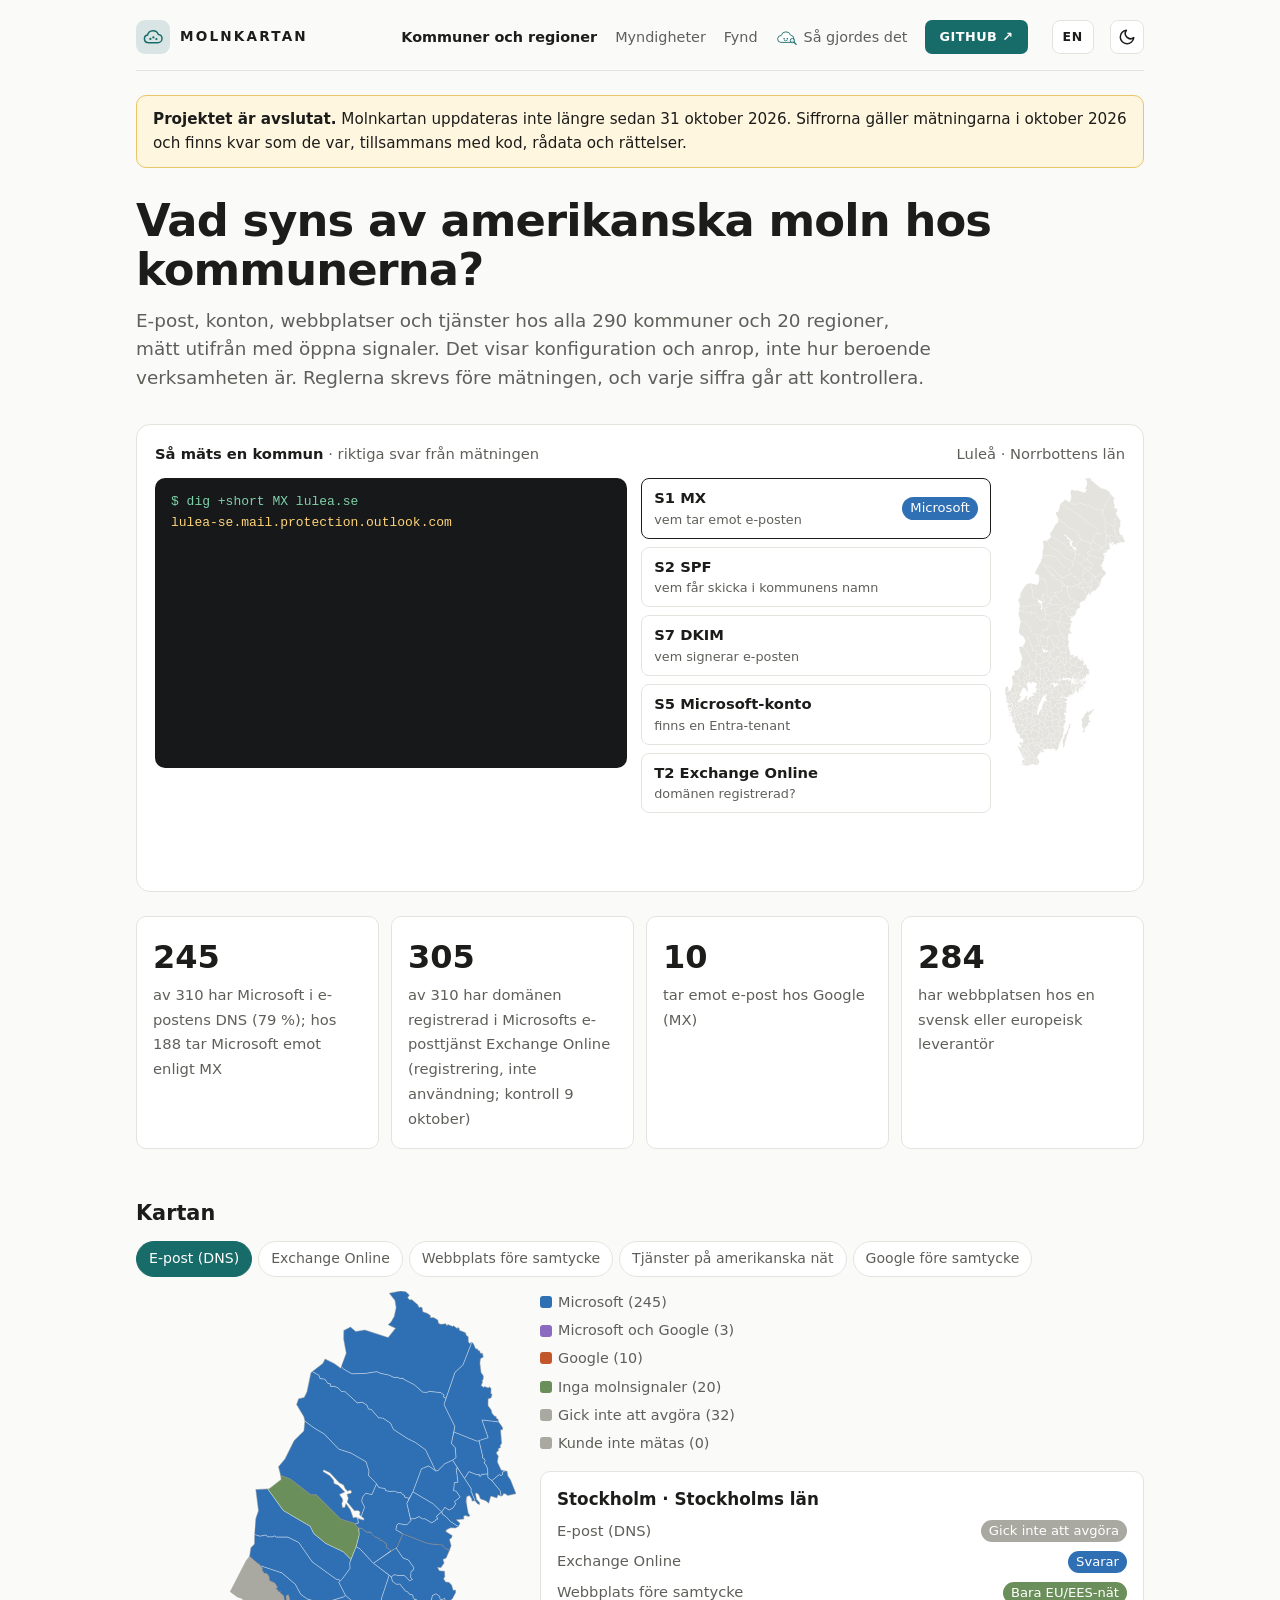
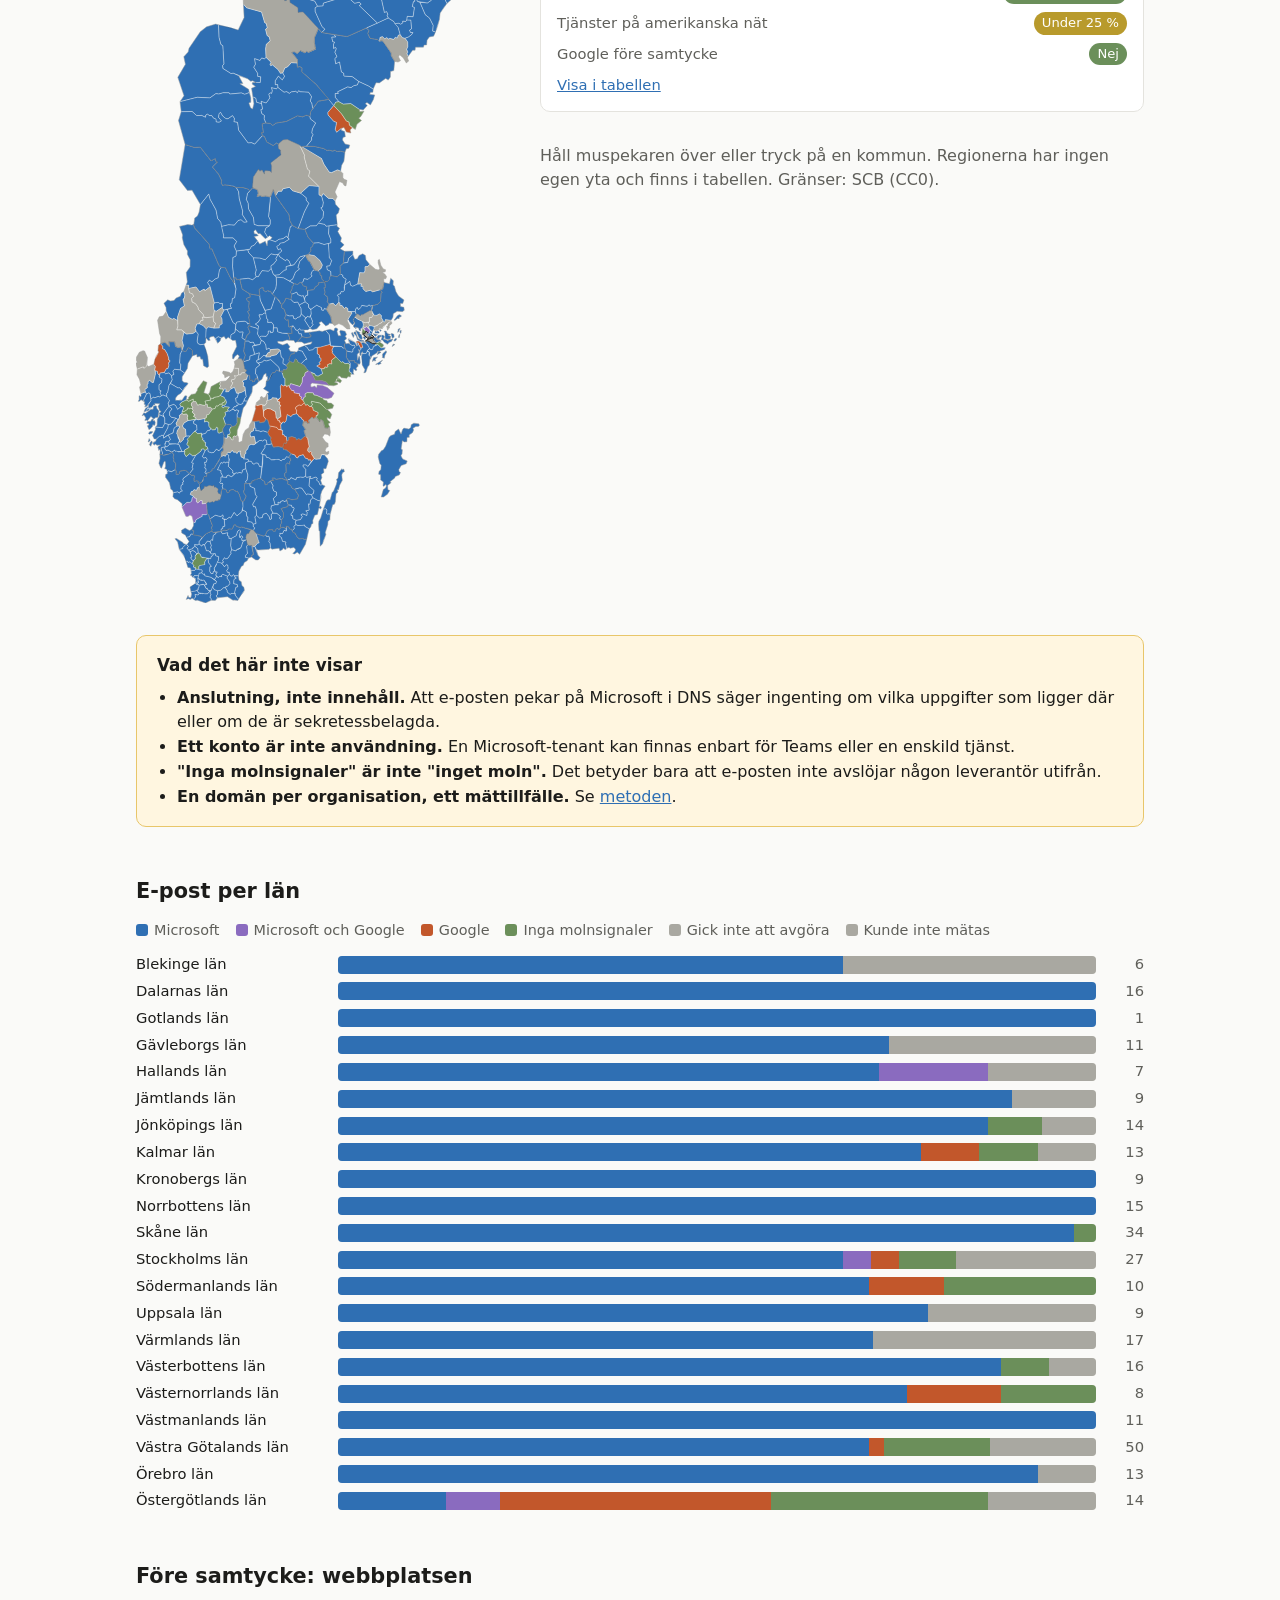
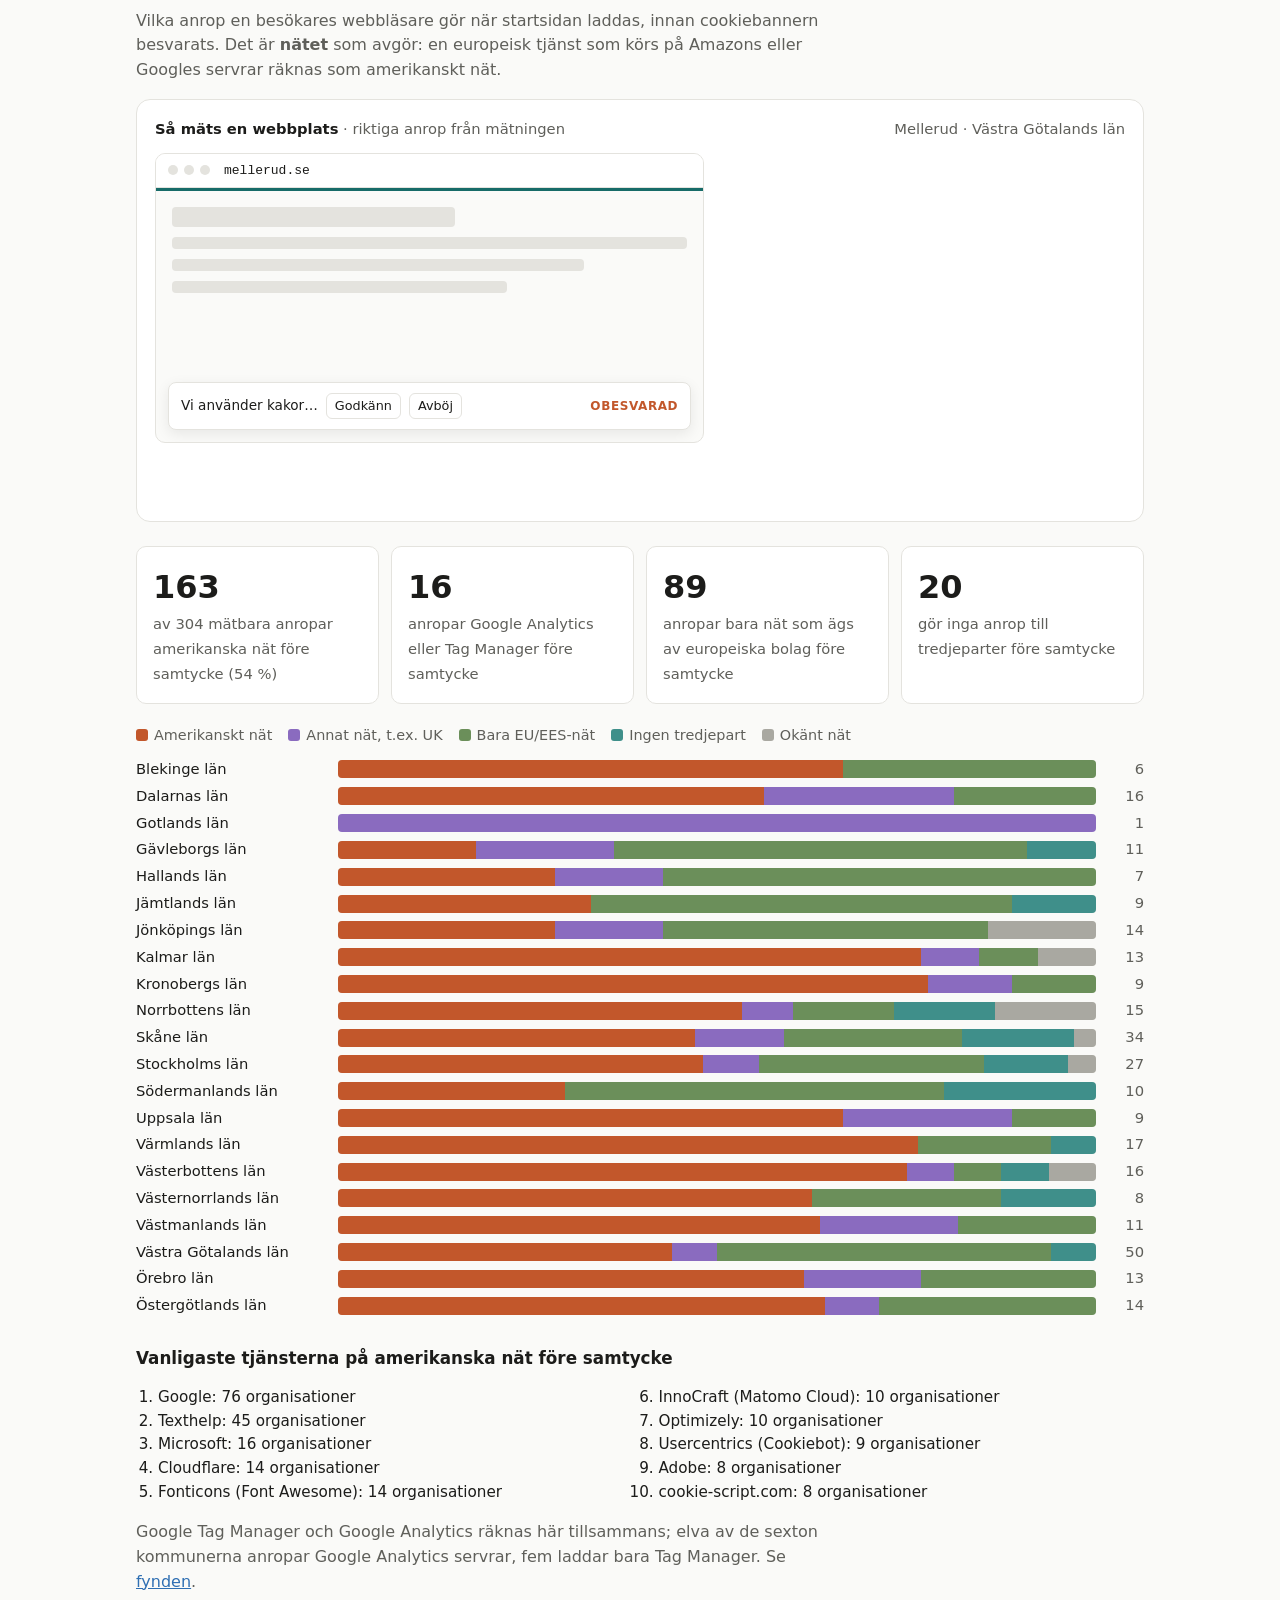
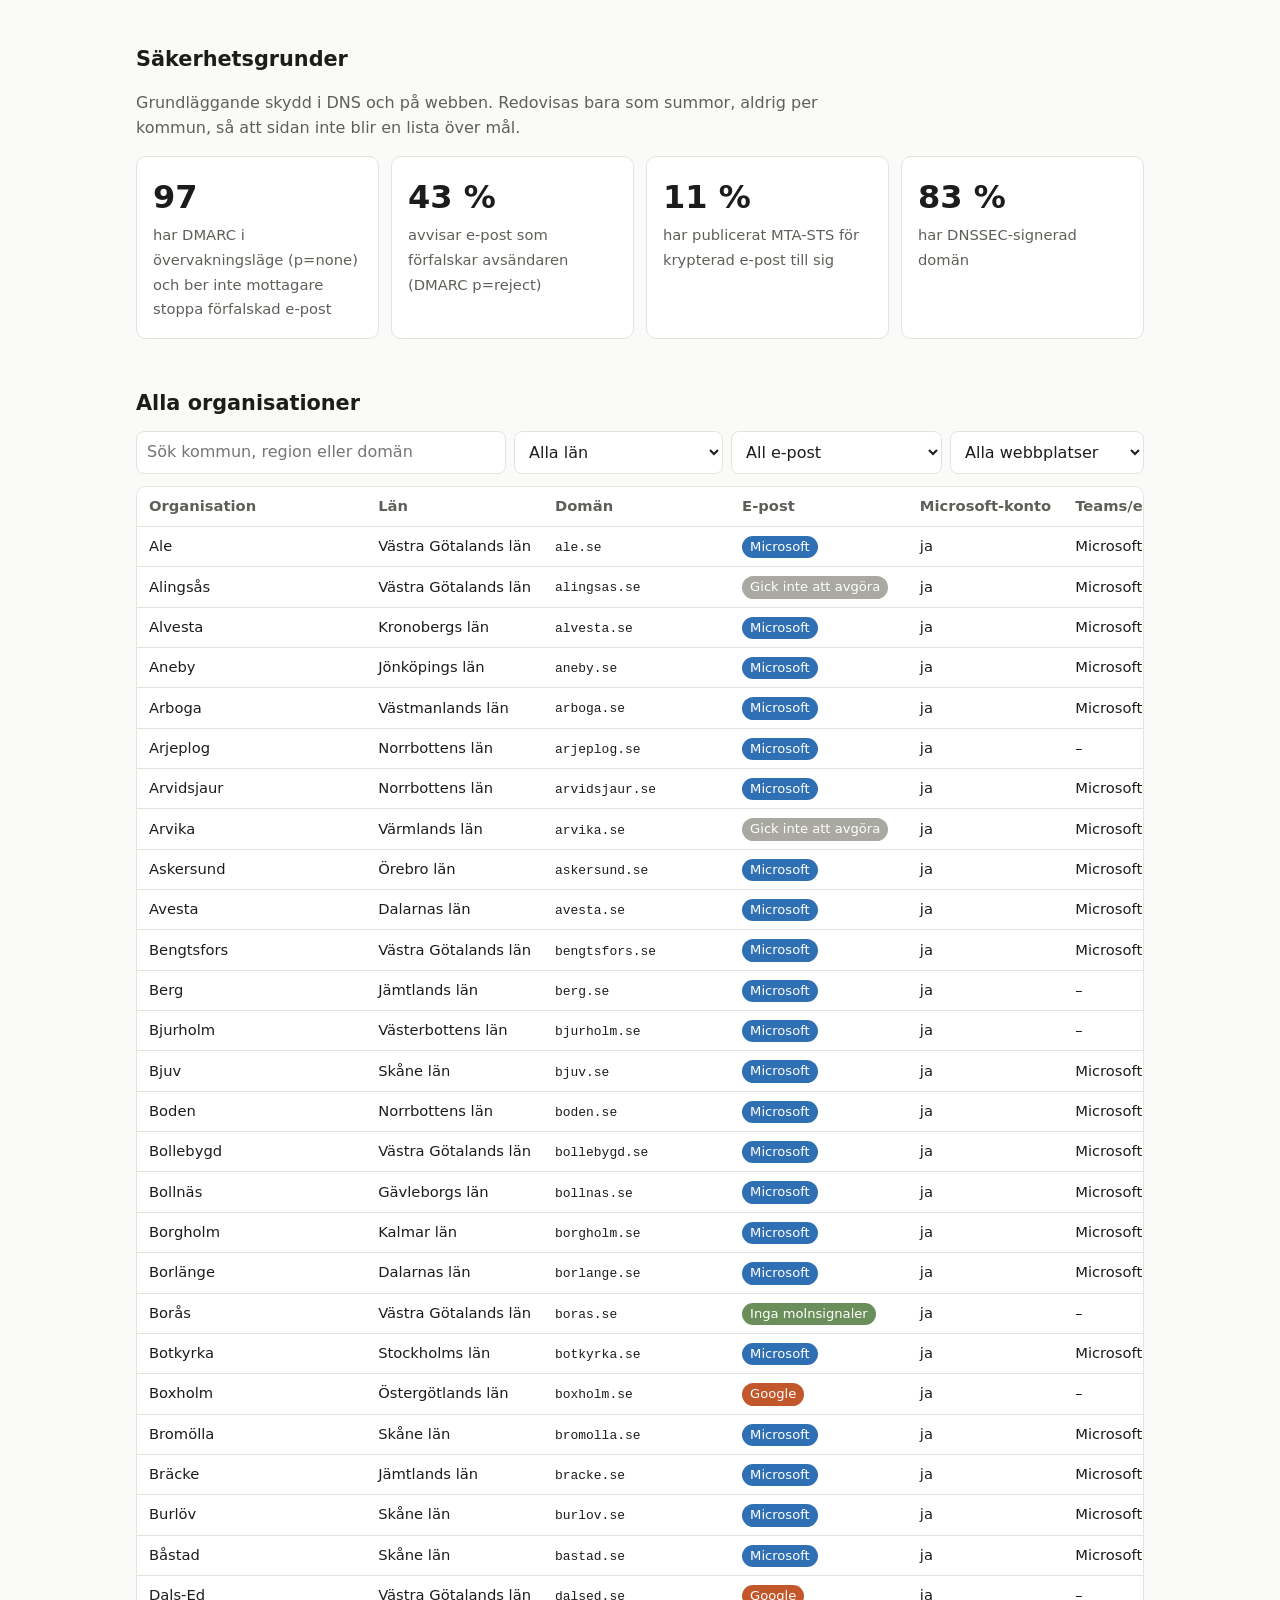
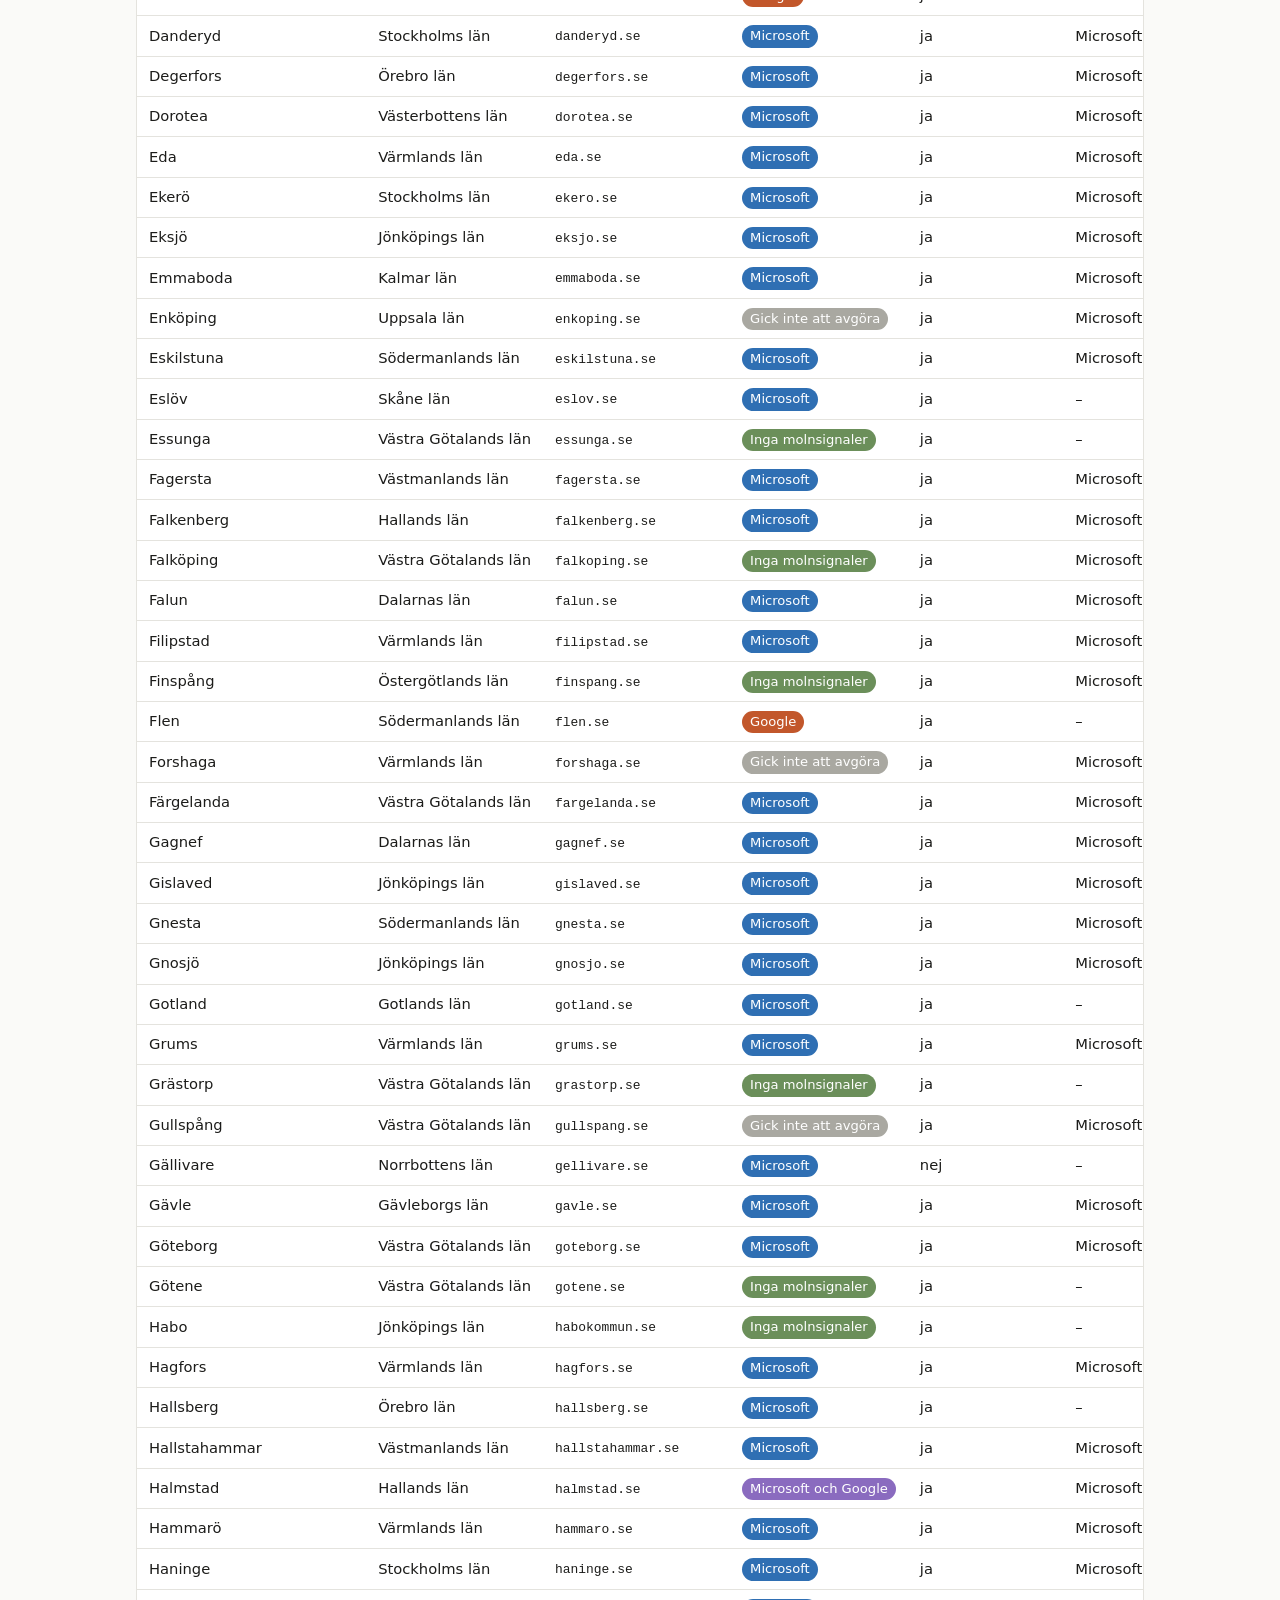
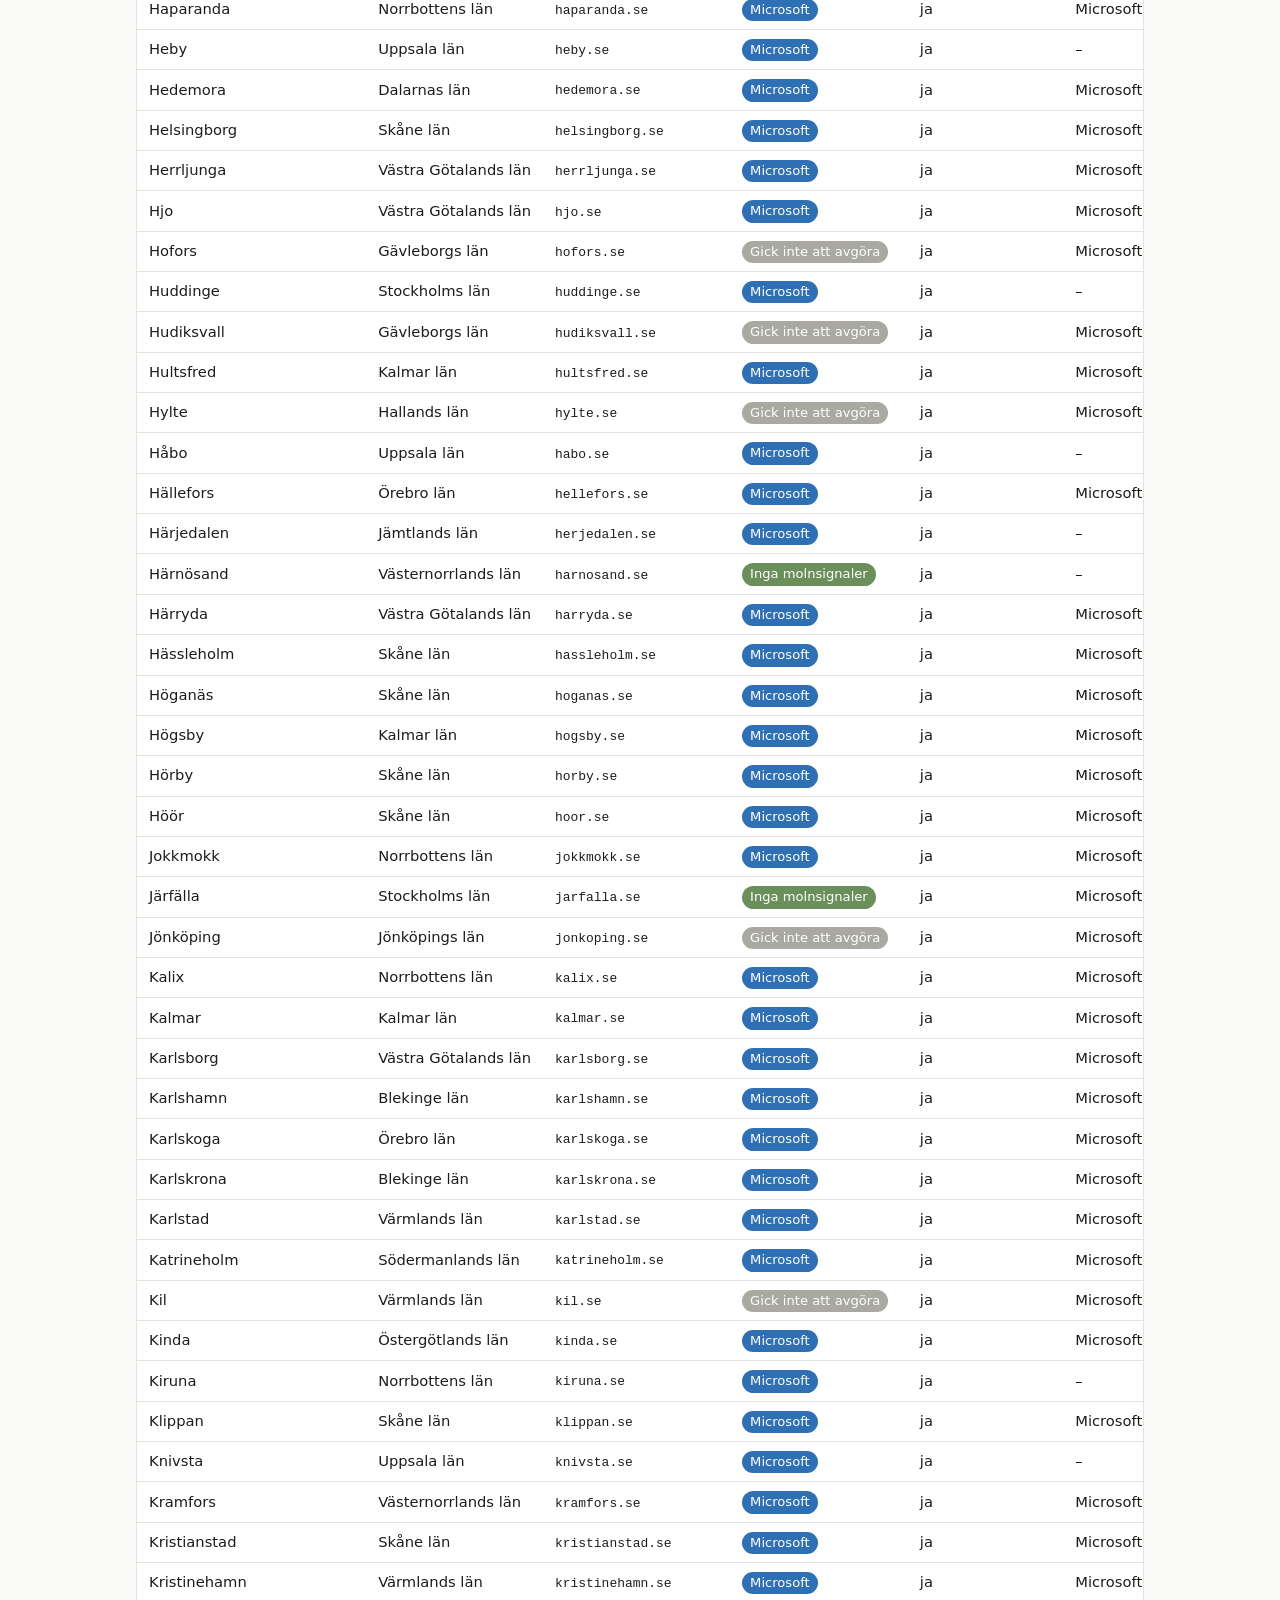
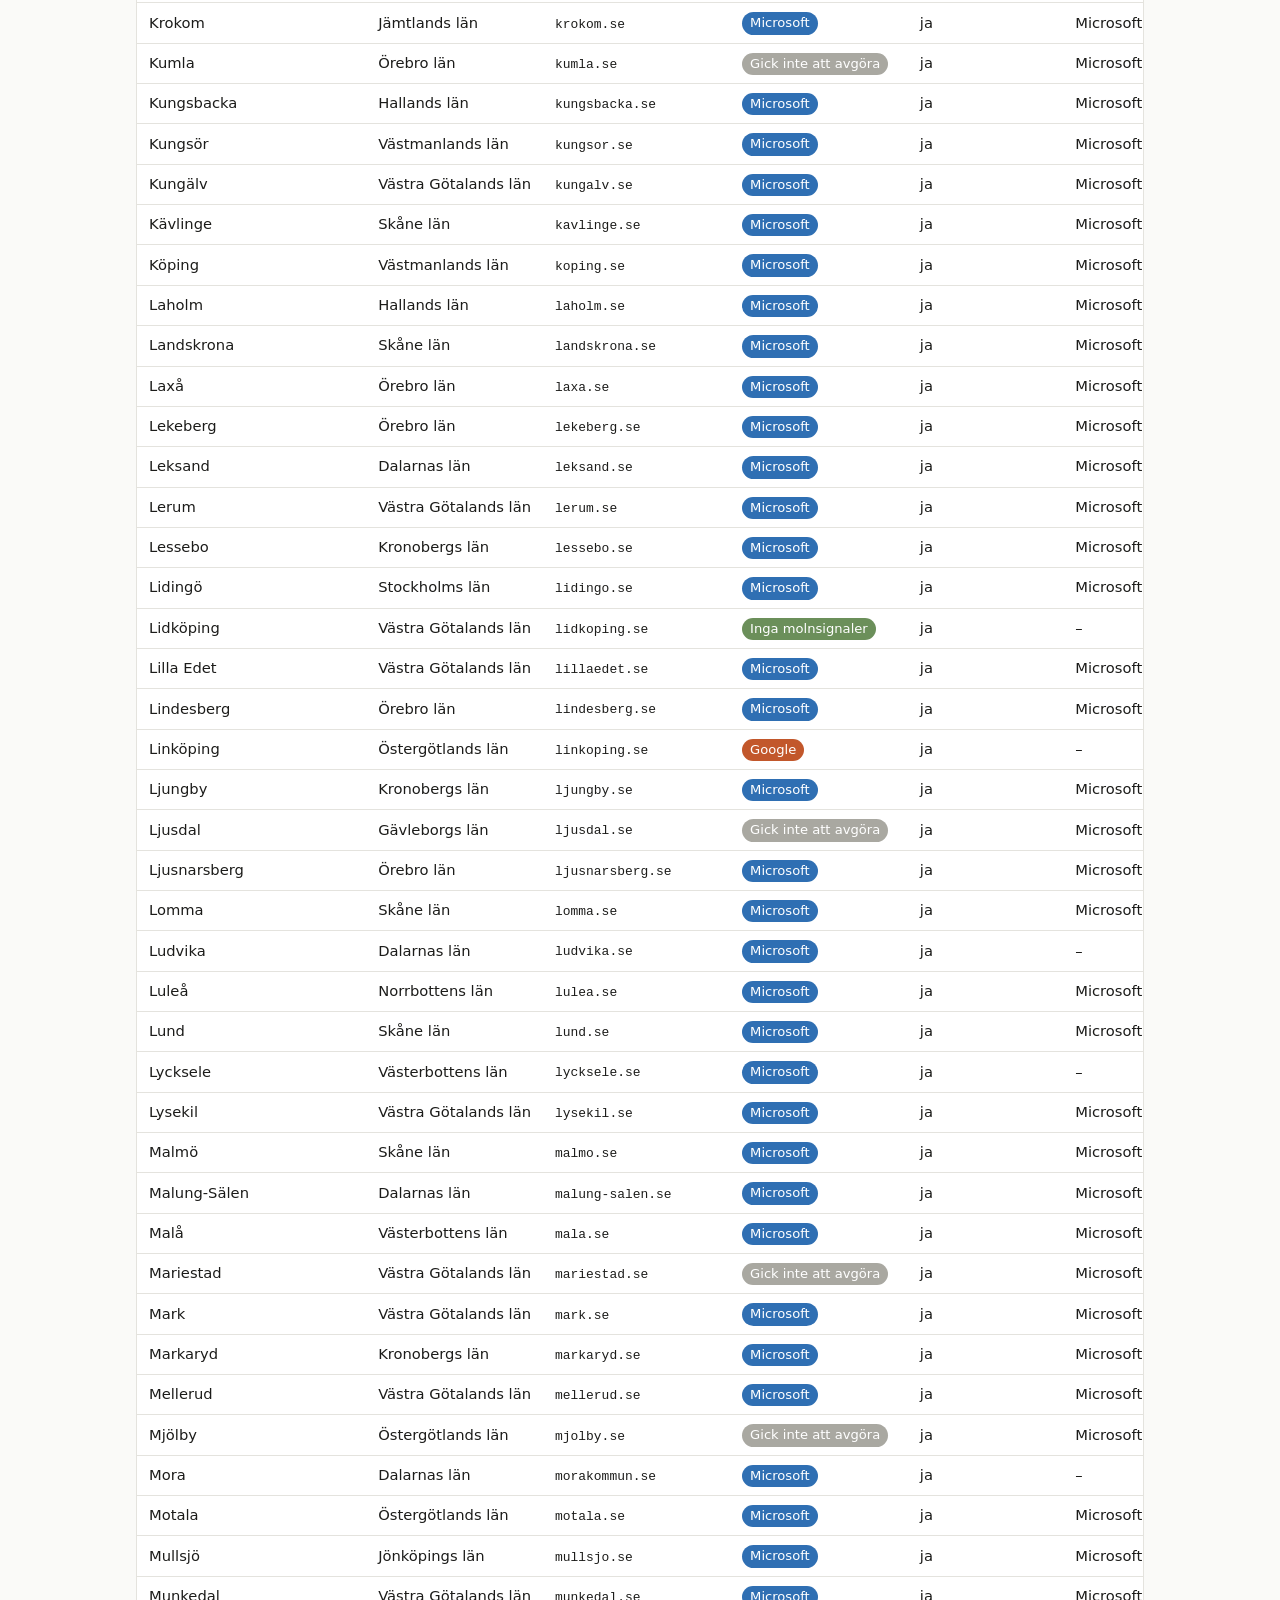
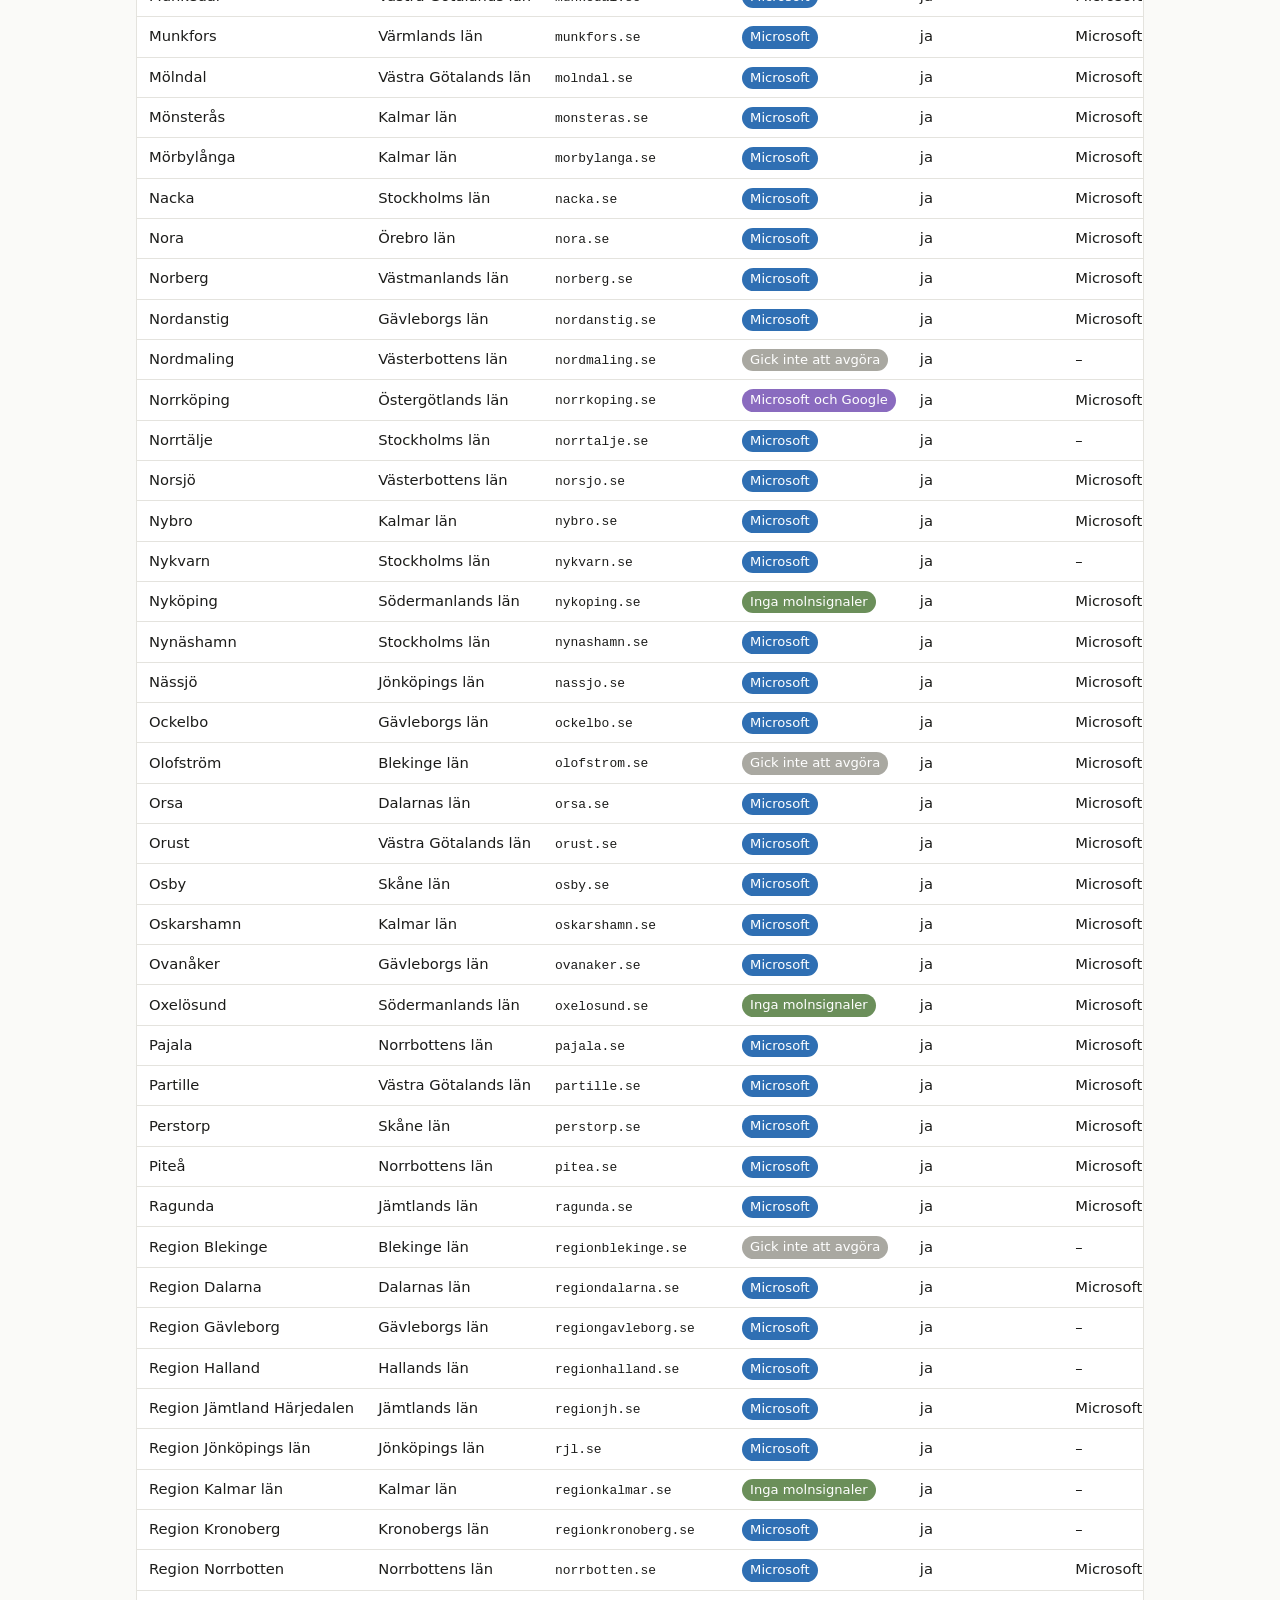
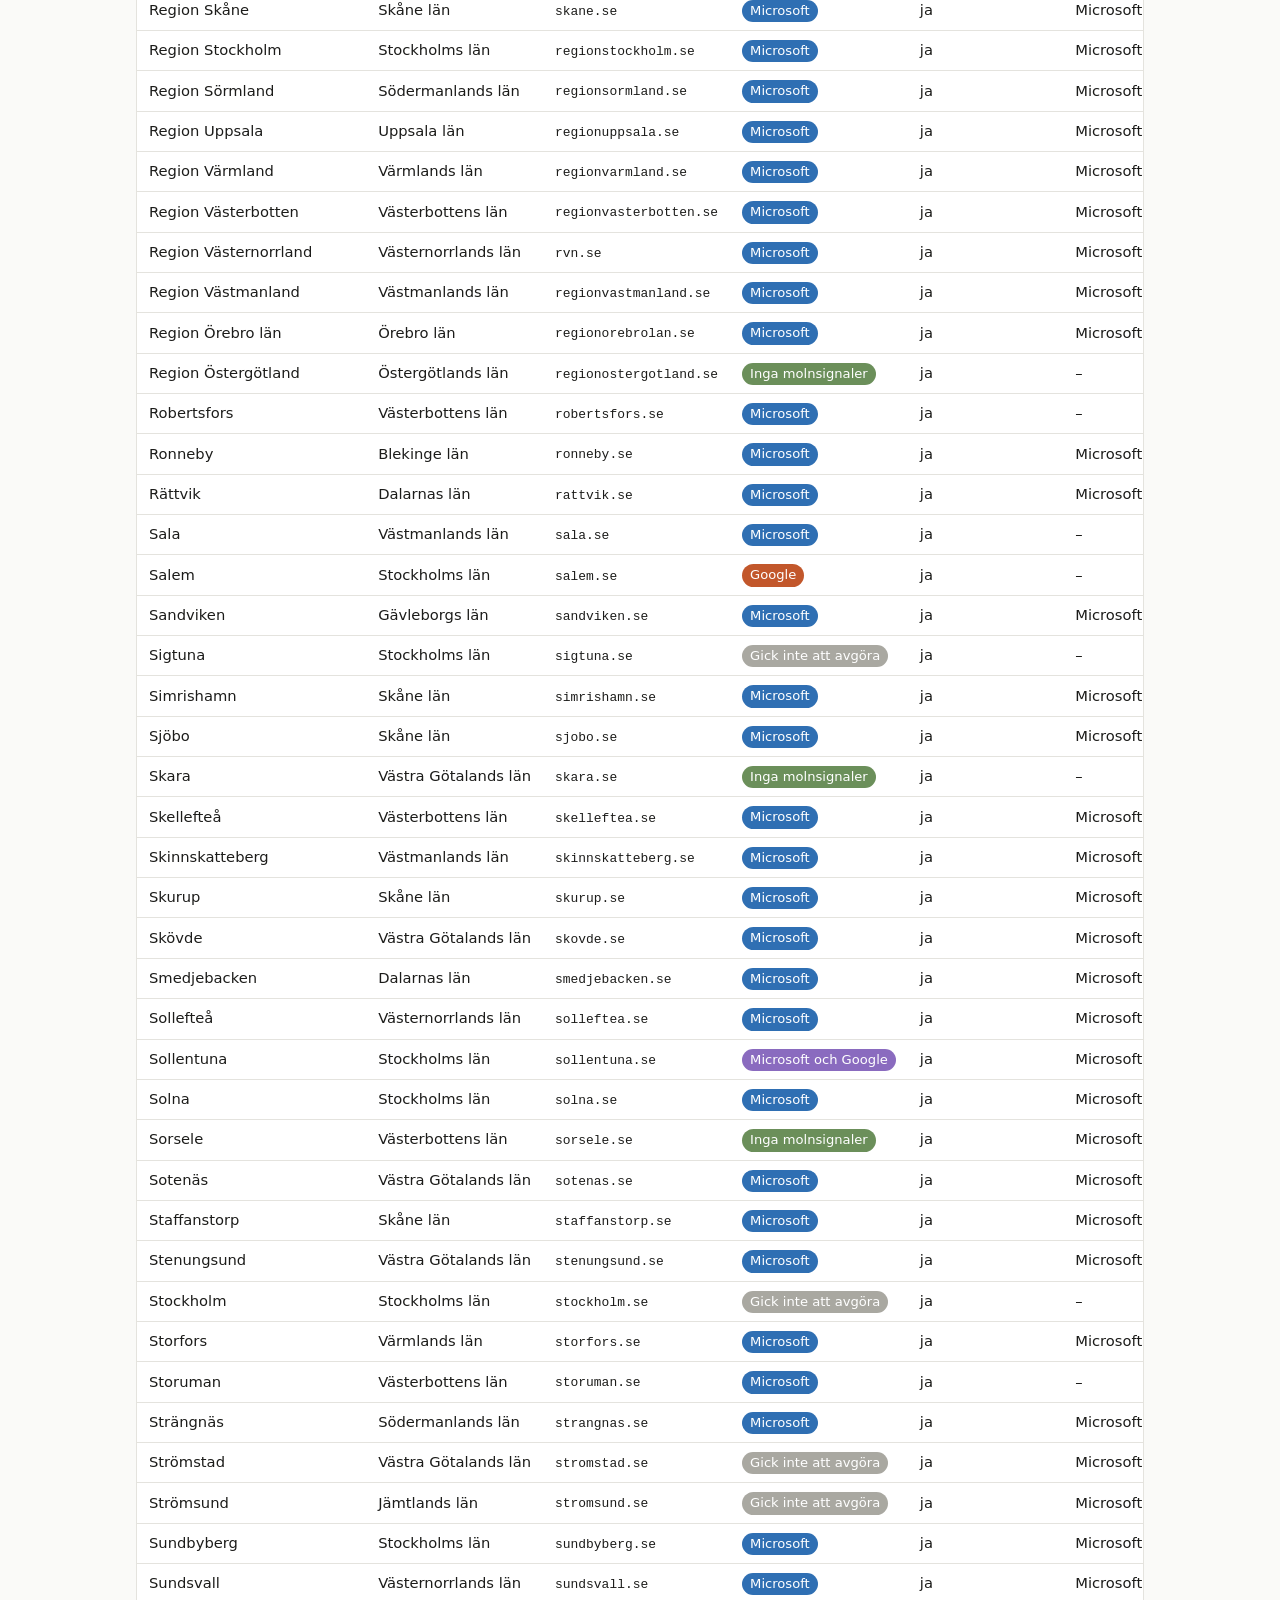
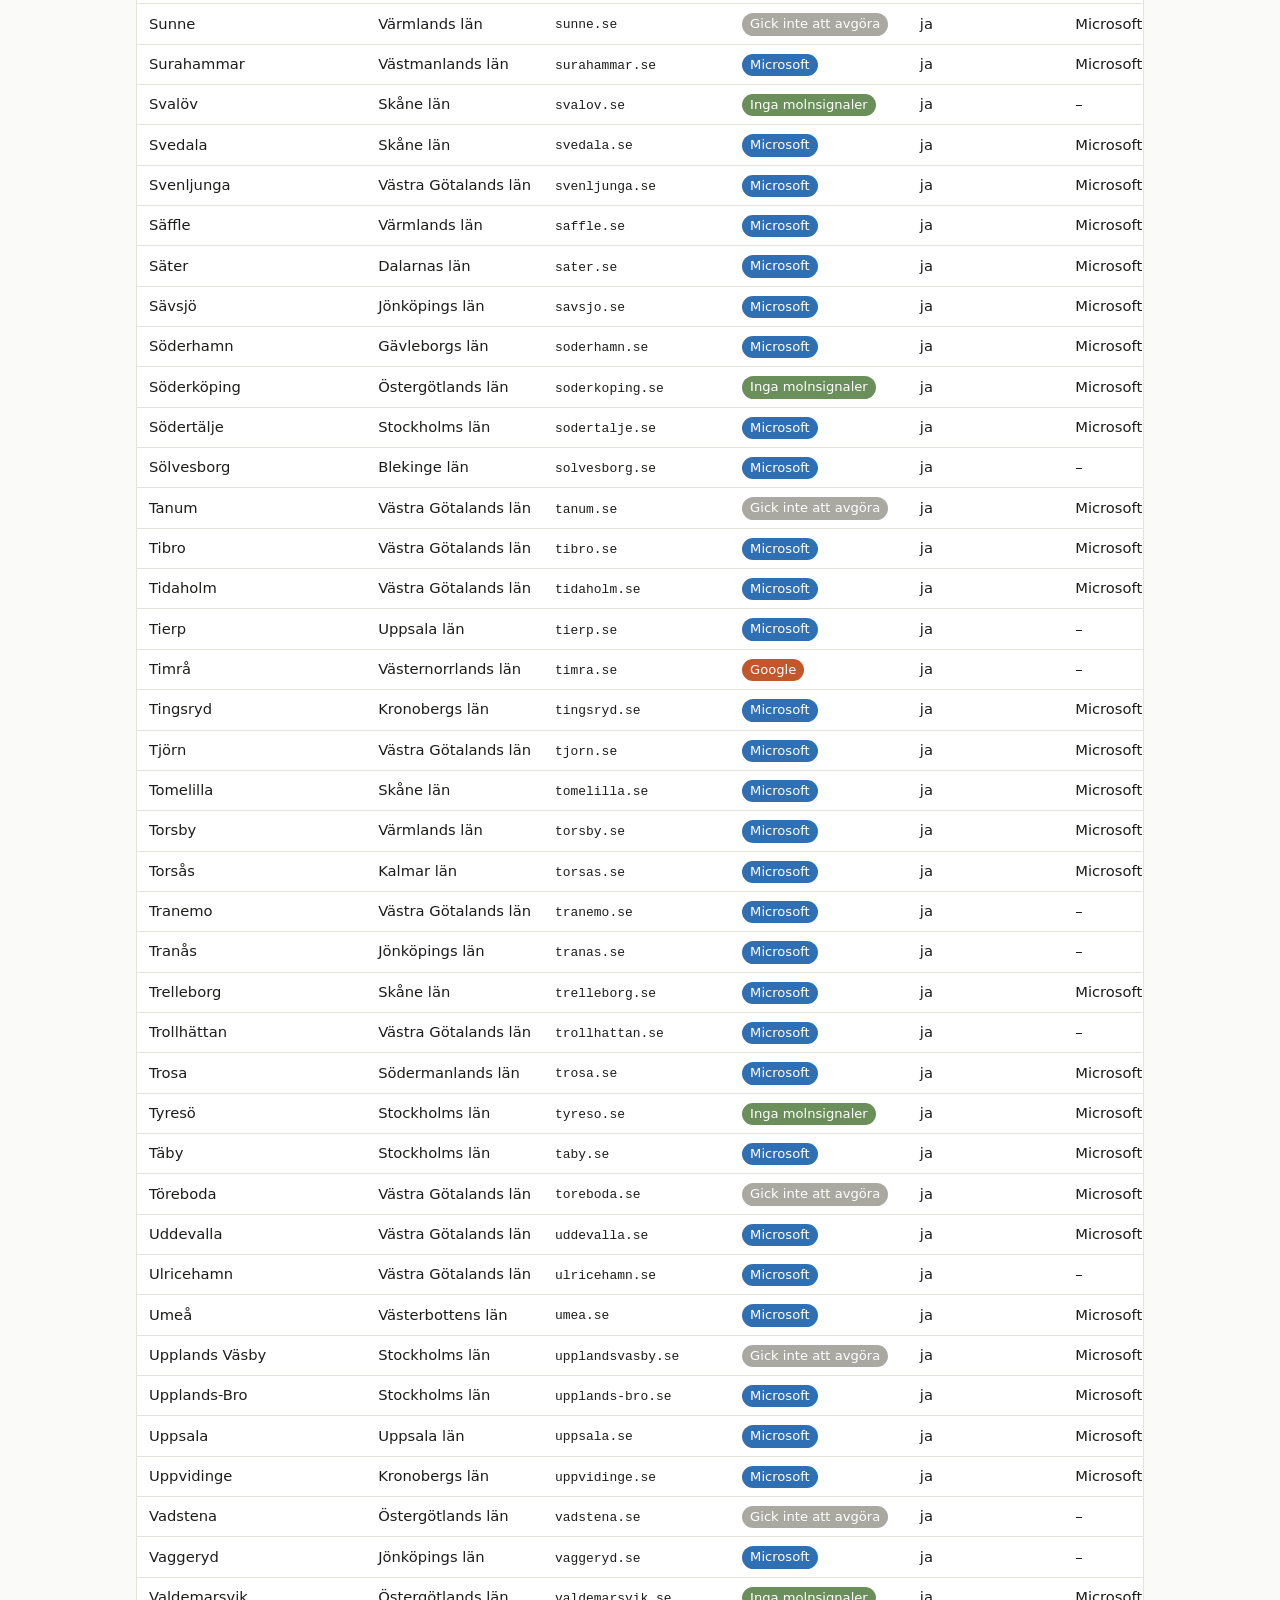
<file: docs/index.html>
<!DOCTYPE html>

<html lang="sv">
<head>
<meta charset="utf-8"/>
<meta content="width=device-width, initial-scale=1" name="viewport"/>
<title>Molnkartan</title>
<link rel="alternate" hreflang="sv" href="https://molnkartan.se/">
<link rel="alternate" hreflang="en" href="https://molnkartan.se/en/">
<link rel="alternate" hreflang="x-default" href="https://molnkartan.se/">
<script>const SPRAK = "sv", T = {"tema_ljust": "Byt till ljust läge", "tema_morkt": "Byt till mörkt läge", "saknas": "Saknas", "visa_i_tabellen": "Visa i tabellen", "nat_us": "Amerikanskt nät", "nat_eu": "EU/EES-nät", "nat_annat": "Annat nät", "myndighet": "myndighet", "w_inga_anrop": "Inga anrop till någon tredjepart.", "nat_okant": "Okänt nät", "och_till": "… och {n} till", "w_ga": "Anrop till Google Analytics innan besökaren svarat.", "w_gtm": "Anrop till Google Tag Manager innan besökaren svarat.", "w_ingen": "Inga anrop till tredjeparter.", "w_us_en": "{n} värd på amerikanskt nät innan besökaren svarat.", "w_us_flera": "{n} värdar på amerikanskt nät innan besökaren svarat.", "w_inga_us": "Inga amerikanska nät innan besökaren svarat.", "d_ex1": "MX pekar på Microsoft", "d_regel1": "MX pekar på Microsoft (S1)", "d_ex2": "MX pekar på Google", "d_regel2": "MX pekar på Google (S1)", "d_ex3": "Spamfilter framför", "d_regel3": "spamfilter framför, men SPF och DKIM pekar på Microsoft (S2 + S7)", "d_ex4": "Inga molnsignaler i DNS", "d_regel4": "DNS visar inga molnsignaler (S1, S2, S7)", "d_s1": "vem tar emot e-posten", "d_s2": "vem får skicka i kommunens namn", "d_s7": "vem signerar e-posten", "d_s5": "finns en Entra-tenant", "d_s5_namn": "Microsoft-konto", "d_t2": "domänen registrerad?", "d_finns": "finns", "d_svarar": "svarar", "d_spamfilter": "spamfilter/egen", "d_bada": "båda", "d_inget": "inget", "d_annan_lev": "→ annan leverantör", "d_inget_svar": "(inget svar)", "d_annan_server": "→ en annan server", "d_dkim_ms": "DKIM pekar ändå på Microsoft: e-posten skickas troligen därifrån.", "d_exo_men": "Men domänen är registrerad i Microsofts Exchange Online (kontroll {datum}).", "d_exo_ocksa": "Domänen är också registrerad i Exchange Online (kontroll {datum}).", "d_samma_regler": "… och samma regler för alla {n}", "e_ms": "Microsoft", "e_msg": "Microsoft och Google", "e_g": "Google", "e_inga": "Inga molnsignaler", "e_okand": "Gick inte att avgöra", "kunde_inte": "Kunde inte mätas", "w_annat_uk": "Annat nät, t.ex. UK", "w_bara_eu": "Bara EU/EES-nät", "w_ingen_tp": "Ingen tredjepart", "k_ms": "av {n} har Microsoft i e-postens DNS ({pct}); hos {mx} tar Microsoft emot enligt MX", "k_exo": "av {n} har domänen registrerad i Microsofts e-posttjänst Exchange Online (registrering, inte användning; kontroll {datum})", "k_g": "tar emot e-post hos Google (MX)", "k_webb_eu": "har webbplatsen hos en svensk eller europeisk leverantör", "kw_us": "av {n} mätbara anropar amerikanska nät före samtycke ({pct} %)", "kw_ga": "anropar Google Analytics eller Tag Manager före samtycke", "kw_eu": "anropar bara nät som ägs av europeiska bolag före samtycke", "kw_ingen": "gör inga anrop till tredjeparter före samtycke", "v_epost": "E-post (DNS)", "svarar": "Svarar", "svarar_inte": "Svarar inte", "ingen_uppgift": "Ingen uppgift", "v_webb": "Webbplats före samtycke", "v_tjanster": "Tjänster på amerikanska nät", "inga_hittade": "Inga hittade", "under_25": "Under 25 %", "25_49": "25–49 %", "50_mer": "50 % eller mer", "v_google": "Google före samtycke", "bara_gtm": "Bara Tag Manager", "nej_stor": "Nej", "s_dmarc_none": "har DMARC i övervakningsläge (p=none) och ber inte mottagare stoppa förfalskad e-post", "s_reject": "avvisar e-post som förfalskar avsändaren (DMARC p=reject)", "s_mtasts": "har publicerat MTA-STS för krypterad e-post till sig", "s_dnssec": "har DNSSEC-signerad domän", "topp_rad": "{l}: {antal} organisationer", "ja": "ja", "nej": "nej", "sverige_eu": "Sverige/EU", "amerikanska_nat": "Amerikanska nät", "matt_epost": "E-post och konton mätta {tid}.", "matt_webb": "Webbplatser mätta {tid}.", "matt_tjanster": "Tjänster mätta {tid}.", "m_ms": "av {n} domäner har Microsoft i e-postens DNS", "m_inga": "har e-post utan molnsignaler i DNS: egna servrar eller e-postfilter", "m_exo": "har domänen registrerad i Exchange Online (registrering, inte användning; kontroll {datum})", "m_us": "av {n} mätbara webbplatser anropar amerikanska nät före samtycke"};
const t = (k, v = {}) => T[k].replace(/\{(\w+)\}/g, (_, n) => v[n]);</script>
<meta content="Hur beroende svenska kommuner och regioner är av amerikanska molntjänster, mätt med öppna DNS-signaler." name="description"/>
<link href="https://molnkartan.se/" rel="canonical"/>
<meta content="website" property="og:type"/>
<meta content="Molnkartan" property="og:site_name"/>
<meta content="sv_SE" property="og:locale"/>
<meta content="Molnkartan – amerikanska moln hos Sveriges kommuner och regioner" property="og:title"/>
<meta content="Hur beroende svenska kommuner och regioner är av amerikanska molntjänster, mätt med öppna DNS-signaler." property="og:description"/>
<meta content="https://molnkartan.se/" property="og:url"/>
<meta content="https://molnkartan.se/dela.png" property="og:image"/>
<meta content="1200" property="og:image:width"/>
<meta content="630" property="og:image:height"/>
<meta content="Molnkartan: amerikanska moln i svensk offentlig sektor" property="og:image:alt"/>
<meta content="summary_large_image" name="twitter:card"/>
<meta content="Reda Ekengren" name="author"/>
<script type="application/ld+json">{"@context": "https://schema.org", "@type": "Dataset", "name": "Molnkartan: amerikanska molntjänster hos svenska kommuner och regioner", "description": "E-post, Microsoft-konton, webbplatsers anrop före samtycke och tjänster hos alla 290 kommuner och 20 regioner i Sverige, mätt utifrån med öppna signaler som DNS och certifikatloggar. Mätt i oktober 2026; uppdateras inte längre.", "url": "https://molnkartan.se/", "license": "https://creativecommons.org/licenses/by/4.0/", "creator": {"@type": "Person", "name": "Reda Ekengren"}, "isAccessibleForFree": true, "inLanguage": "sv", "spatialCoverage": "Sverige", "keywords": ["digital suveränitet", "molntjänster", "kommuner", "Microsoft 365", "offentlig sektor", "DNS", "GDPR", "samtycke"], "distribution": [{"@type": "DataDownload", "encodingFormat": "application/json", "contentUrl": "https://molnkartan.se/data.json"}], "isBasedOn": "https://github.com/RedaEkengren/molnkartan"}</script>
<link href="stil.css" rel="stylesheet"/>
<script src="tema.js"></script>
</head>
<body>
<svg aria-hidden="true" height="0" style="position:absolute" width="0"><symbol id="gubbe" viewbox="0 0 120 100"><path d="M26 80h52a20 20 0 0 0 2-39.9A27 27 0 0 0 28 42a19 19 0 0 0-2 38z" fill="var(--yta)" stroke="currentColor" stroke-linejoin="round" stroke-width="5"></path><g class="ogon"><circle cx="44" cy="60" fill="currentColor" r="4.5"></circle><circle cx="62" cy="60" fill="currentColor" r="4.5"></circle></g><path d="M45 69q8 6 16 0" fill="none" stroke="currentColor" stroke-linecap="round" stroke-width="4"></path><circle cx="90" cy="70" fill="var(--bg)" fill-opacity=".6" r="12" stroke="currentColor" stroke-width="5"></circle><path d="M99 79l12 12" stroke="currentColor" stroke-linecap="round" stroke-width="7"></path></symbol></svg>
<main>
<header class="sidhuvud">
<a class="marke" href="./"><svg aria-hidden="true" viewbox="0 0 32 32"><path d="M9.5 23.5h13a5.5 5.5 0 0 0 .6-10.97A7.5 7.5 0 0 0 8.7 13.4 5.1 5.1 0 0 0 9.5 23.5z" fill="none" stroke="currentColor" stroke-linejoin="round" stroke-width="2"></path><circle cx="12.5" cy="18.5" r="1.5"></circle><circle cx="16.5" cy="16.5" r="1.5"></circle><circle cx="20.5" cy="18.8" r="1.5"></circle></svg><span>Molnkartan</span></a>
<nav class="meny"><a aria-current="page" href="./">Kommuner och regioner</a><a href="myndigheter.html">Myndigheter</a><a href="fynd.html">Fynd</a><a class="sa-gjordes" href="om.html"><svg aria-hidden="true" class="gubbe-mini" viewbox="0 0 120 100"><use href="#gubbe"></use></svg>Så gjordes det</a><a class="knapp" href="https://github.com/RedaEkengren/molnkartan">GitHub ↗</a></nav>
<a class="sprakval" href="en/" hreflang="en" lang="en" title="English">EN</a><button aria-label="Byt läge" class="temaknapp" type="button"><svg aria-hidden="true" class="mane" fill="none" stroke="currentColor" stroke-linecap="round" stroke-linejoin="round" stroke-width="2" viewbox="0 0 24 24"><path d="M21 12.8A9 9 0 1 1 11.2 3a7 7 0 0 0 9.8 9.8z"></path></svg><svg aria-hidden="true" class="sol" fill="none" stroke="currentColor" stroke-linecap="round" stroke-width="2" viewbox="0 0 24 24"><circle cx="12" cy="12" r="4"></circle><path d="M12 2v2M12 20v2M4.9 4.9l1.4 1.4M17.7 17.7l1.4 1.4M2 12h2M20 12h2M4.9 19.1l1.4-1.4M17.7 6.3l1.4-1.4"></path></svg></button>
</header>
<p class="avslutat" role="note"><b>Projektet är avslutat.</b> Molnkartan uppdateras inte längre sedan 31 oktober 2026. Siffrorna gäller mätningarna i oktober 2026 och finns kvar som de var, tillsammans med kod, rådata och rättelser.</p>
<h1>Vad syns av amerikanska moln hos kommunerna?</h1>
<p class="ingress">E-post, konton, webbplatser och tjänster hos alla 290 kommuner och 20 regioner, mätt utifrån med öppna signaler. Det visar konfiguration och anrop, inte hur beroende verksamheten är. Reglerna skrevs före mätningen, och varje siffra går att kontrollera.</p>
<section aria-label="Så mäts en kommun" class="demo">
<div class="demo-huvud"><span><b>Så mäts en kommun</b> · riktiga svar från mätningen</span><span id="demoNamn"></span></div>
<div class="demo-yta">
<pre aria-hidden="true" class="terminal" id="term"></pre>
<ol class="signaler" id="sig"></ol>
</div>
<div class="utslag" id="utslag"></div>
<div aria-hidden="true" class="prickar" id="prickar"></div>
</section>
<div class="kort" data-forrenderad="" id="kort"><!--fr:kort--><div><b>245</b><span>av 310 har Microsoft i e-postens DNS (79 %); hos 188 tar Microsoft emot enligt MX</span></div><div><b>305</b><span>av 310 har domänen registrerad i Microsofts e-posttjänst Exchange Online (registrering, inte användning; kontroll 9 oktober)</span></div><div><b>10</b><span>tar emot e-post hos Google (MX)</span></div><div><b>284</b><span>har webbplatsen hos en svensk eller europeisk leverantör</span></div><!--/fr:kort--></div>
<h2>Kartan</h2>
<section aria-label="Karta" class="kartsektion">
<div aria-label="Välj mätning" class="kartflikar" id="kartFlikar" role="group"></div>
<div class="kartyta">
<svg aria-label="Sverigekarta med kommunerna färgade efter vald mätning. Samma uppgifter finns i tabellen nedan." class="karta" id="karta" role="img"></svg>
<div class="kartsida">
<div class="legend kartlegend" id="kartLegend"></div>
<div class="kartinfo" id="kartInfo"></div>
<p class="forklaring">Håll muspekaren över eller tryck på en kommun. Regionerna har ingen egen yta och finns i tabellen. Gränser: SCB (CC0).</p>
</div>
</div>
</section>
<div class="varning">
<h2>Vad det här inte visar</h2>
<ul>
<li><b>Anslutning, inte innehåll.</b> Att e-posten pekar på Microsoft i DNS säger ingenting om vilka uppgifter som ligger där eller om de är sekretessbelagda.</li>
<li><b>Ett konto är inte användning.</b> En Microsoft-tenant kan finnas enbart för Teams eller en enskild tjänst.</li>
<li><b>"Inga molnsignaler" är inte "inget moln".</b> Det betyder bara att e-posten inte avslöjar någon leverantör utifrån.</li>
<li><b>En domän per organisation, ett mättillfälle.</b> Se <a href="https://github.com/RedaEkengren/molnkartan/blob/main/METOD.md">metoden</a>.</li>
</ul>
</div>
<h2>E-post per län</h2>
<div class="legend" data-forrenderad="" id="legend"><!--fr:legend--><span><i style="background: var(--ms);"></i>Microsoft</span><span><i style="background: var(--annat);"></i>Microsoft och Google</span><span><i style="background: var(--g);"></i>Google</span><span><i style="background: var(--inga);"></i>Inga molnsignaler</span><span><i style="background: var(--okand);"></i>Gick inte att avgöra</span><span><i style="background: var(--okand);"></i>Kunde inte mätas</span><!--/fr:legend--></div>
<div class="lan" data-forrenderad="" id="lan"><!--fr:lan--><div>Blekinge län</div><div class="stapel"><span title="Microsoft: 4" style="width: 66.6667%; background: var(--ms);"></span><span title="Gick inte att avgöra: 2" style="width: 33.3333%; background: var(--okand);"></span></div><div class="antal">6</div><div>Dalarnas län</div><div class="stapel"><span title="Microsoft: 16" style="width: 100%; background: var(--ms);"></span></div><div class="antal">16</div><div>Gotlands län</div><div class="stapel"><span title="Microsoft: 1" style="width: 100%; background: var(--ms);"></span></div><div class="antal">1</div><div>Gävleborgs län</div><div class="stapel"><span title="Microsoft: 8" style="width: 72.7273%; background: var(--ms);"></span><span title="Gick inte att avgöra: 3" style="width: 27.2727%; background: var(--okand);"></span></div><div class="antal">11</div><div>Hallands län</div><div class="stapel"><span title="Microsoft: 5" style="width: 71.4286%; background: var(--ms);"></span><span title="Microsoft och Google: 1" style="width: 14.2857%; background: var(--annat);"></span><span title="Gick inte att avgöra: 1" style="width: 14.2857%; background: var(--okand);"></span></div><div class="antal">7</div><div>Jämtlands län</div><div class="stapel"><span title="Microsoft: 8" style="width: 88.8889%; background: var(--ms);"></span><span title="Gick inte att avgöra: 1" style="width: 11.1111%; background: var(--okand);"></span></div><div class="antal">9</div><div>Jönköpings län</div><div class="stapel"><span title="Microsoft: 12" style="width: 85.7143%; background: var(--ms);"></span><span title="Inga molnsignaler: 1" style="width: 7.14286%; background: var(--inga);"></span><span title="Gick inte att avgöra: 1" style="width: 7.14286%; background: var(--okand);"></span></div><div class="antal">14</div><div>Kalmar län</div><div class="stapel"><span title="Microsoft: 10" style="width: 76.9231%; background: var(--ms);"></span><span title="Google: 1" style="width: 7.69231%; background: var(--g);"></span><span title="Inga molnsignaler: 1" style="width: 7.69231%; background: var(--inga);"></span><span title="Gick inte att avgöra: 1" style="width: 7.69231%; background: var(--okand);"></span></div><div class="antal">13</div><div>Kronobergs län</div><div class="stapel"><span title="Microsoft: 9" style="width: 100%; background: var(--ms);"></span></div><div class="antal">9</div><div>Norrbottens län</div><div class="stapel"><span title="Microsoft: 15" style="width: 100%; background: var(--ms);"></span></div><div class="antal">15</div><div>Skåne län</div><div class="stapel"><span title="Microsoft: 33" style="width: 97.0588%; background: var(--ms);"></span><span title="Inga molnsignaler: 1" style="width: 2.94118%; background: var(--inga);"></span></div><div class="antal">34</div><div>Stockholms län</div><div class="stapel"><span title="Microsoft: 18" style="width: 66.6667%; background: var(--ms);"></span><span title="Microsoft och Google: 1" style="width: 3.7037%; background: var(--annat);"></span><span title="Google: 1" style="width: 3.7037%; background: var(--g);"></span><span title="Inga molnsignaler: 2" style="width: 7.40741%; background: var(--inga);"></span><span title="Gick inte att avgöra: 5" style="width: 18.5185%; background: var(--okand);"></span></div><div class="antal">27</div><div>Södermanlands län</div><div class="stapel"><span title="Microsoft: 7" style="width: 70%; background: var(--ms);"></span><span title="Google: 1" style="width: 10%; background: var(--g);"></span><span title="Inga molnsignaler: 2" style="width: 20%; background: var(--inga);"></span></div><div class="antal">10</div><div>Uppsala län</div><div class="stapel"><span title="Microsoft: 7" style="width: 77.7778%; background: var(--ms);"></span><span title="Gick inte att avgöra: 2" style="width: 22.2222%; background: var(--okand);"></span></div><div class="antal">9</div><div>Värmlands län</div><div class="stapel"><span title="Microsoft: 12" style="width: 70.5882%; background: var(--ms);"></span><span title="Gick inte att avgöra: 5" style="width: 29.4118%; background: var(--okand);"></span></div><div class="antal">17</div><div>Västerbottens län</div><div class="stapel"><span title="Microsoft: 14" style="width: 87.5%; background: var(--ms);"></span><span title="Inga molnsignaler: 1" style="width: 6.25%; background: var(--inga);"></span><span title="Gick inte att avgöra: 1" style="width: 6.25%; background: var(--okand);"></span></div><div class="antal">16</div><div>Västernorrlands län</div><div class="stapel"><span title="Microsoft: 6" style="width: 75%; background: var(--ms);"></span><span title="Google: 1" style="width: 12.5%; background: var(--g);"></span><span title="Inga molnsignaler: 1" style="width: 12.5%; background: var(--inga);"></span></div><div class="antal">8</div><div>Västmanlands län</div><div class="stapel"><span title="Microsoft: 11" style="width: 100%; background: var(--ms);"></span></div><div class="antal">11</div><div>Västra Götalands län</div><div class="stapel"><span title="Microsoft: 35" style="width: 70%; background: var(--ms);"></span><span title="Google: 1" style="width: 2%; background: var(--g);"></span><span title="Inga molnsignaler: 7" style="width: 14%; background: var(--inga);"></span><span title="Gick inte att avgöra: 7" style="width: 14%; background: var(--okand);"></span></div><div class="antal">50</div><div>Örebro län</div><div class="stapel"><span title="Microsoft: 12" style="width: 92.3077%; background: var(--ms);"></span><span title="Gick inte att avgöra: 1" style="width: 7.69231%; background: var(--okand);"></span></div><div class="antal">13</div><div>Östergötlands län</div><div class="stapel"><span title="Microsoft: 2" style="width: 14.2857%; background: var(--ms);"></span><span title="Microsoft och Google: 1" style="width: 7.14286%; background: var(--annat);"></span><span title="Google: 5" style="width: 35.7143%; background: var(--g);"></span><span title="Inga molnsignaler: 4" style="width: 28.5714%; background: var(--inga);"></span><span title="Gick inte att avgöra: 2" style="width: 14.2857%; background: var(--okand);"></span></div><div class="antal">14</div><!--/fr:lan--></div>
<h2>Före samtycke: webbplatsen</h2>
<p class="forklaring">Vilka anrop en besökares webbläsare gör när startsidan laddas, innan cookiebannern besvarats. Det är <b>nätet</b> som avgör: en europeisk tjänst som körs på Amazons eller Googles servrar räknas som amerikanskt nät.</p>
<section aria-label="Så mäts en webbplats" class="demo">
<div class="demo-huvud"><span><b>Så mäts en webbplats</b> · riktiga anrop från mätningen</span><span id="wNamn"></span></div>
<div class="demo-yta">
<div aria-hidden="true" class="webblasare">
<div class="adressfalt"><i></i><i></i><i></i><span id="wAdress"></span></div>
<div class="laddar"><span id="wLaddar"></span></div>
<div class="sidinnehall"><b></b><b></b><b></b><b></b>
<div class="banner">Vi använder kakor…<span>Godkänn</span><span>Avböj</span><em>obesvarad</em></div>
</div>
</div>
<ol class="varder" id="wVarder"></ol>
</div>
<div class="utslag" id="wUtslag"></div>
</section>
<div class="kort" data-forrenderad="" id="kortWebb"><!--fr:kortWebb--><div><b>163</b><span>av 304 mätbara anropar amerikanska nät före samtycke (54 %)</span></div><div><b>16</b><span>anropar Google Analytics eller Tag Manager före samtycke</span></div><div><b>89</b><span>anropar bara nät som ägs av europeiska bolag före samtycke</span></div><div><b>20</b><span>gör inga anrop till tredjeparter före samtycke</span></div><!--/fr:kortWebb--></div>
<div class="legend" data-forrenderad="" id="legendWebb" style="margin-top:20px"><!--fr:legendWebb--><span><i style="background: var(--g);"></i>Amerikanskt nät</span><span><i style="background: var(--annat);"></i>Annat nät, t.ex. UK</span><span><i style="background: var(--inga);"></i>Bara EU/EES-nät</span><span><i style="background: var(--ingen);"></i>Ingen tredjepart</span><span><i style="background: var(--okand);"></i>Okänt nät</span><!--/fr:legendWebb--></div>
<div class="lan" data-forrenderad="" id="lanWebb"><!--fr:lanWebb--><div>Blekinge län</div><div class="stapel"><span title="Amerikanskt nät: 4" style="width: 66.6667%; background: var(--g);"></span><span title="Bara EU/EES-nät: 2" style="width: 33.3333%; background: var(--inga);"></span></div><div class="antal">6</div><div>Dalarnas län</div><div class="stapel"><span title="Amerikanskt nät: 9" style="width: 56.25%; background: var(--g);"></span><span title="Annat nät, t.ex. UK: 4" style="width: 25%; background: var(--annat);"></span><span title="Bara EU/EES-nät: 3" style="width: 18.75%; background: var(--inga);"></span></div><div class="antal">16</div><div>Gotlands län</div><div class="stapel"><span title="Annat nät, t.ex. UK: 1" style="width: 100%; background: var(--annat);"></span></div><div class="antal">1</div><div>Gävleborgs län</div><div class="stapel"><span title="Amerikanskt nät: 2" style="width: 18.1818%; background: var(--g);"></span><span title="Annat nät, t.ex. UK: 2" style="width: 18.1818%; background: var(--annat);"></span><span title="Bara EU/EES-nät: 6" style="width: 54.5455%; background: var(--inga);"></span><span title="Ingen tredjepart: 1" style="width: 9.09091%; background: var(--ingen);"></span></div><div class="antal">11</div><div>Hallands län</div><div class="stapel"><span title="Amerikanskt nät: 2" style="width: 28.5714%; background: var(--g);"></span><span title="Annat nät, t.ex. UK: 1" style="width: 14.2857%; background: var(--annat);"></span><span title="Bara EU/EES-nät: 4" style="width: 57.1429%; background: var(--inga);"></span></div><div class="antal">7</div><div>Jämtlands län</div><div class="stapel"><span title="Amerikanskt nät: 3" style="width: 33.3333%; background: var(--g);"></span><span title="Bara EU/EES-nät: 5" style="width: 55.5556%; background: var(--inga);"></span><span title="Ingen tredjepart: 1" style="width: 11.1111%; background: var(--ingen);"></span></div><div class="antal">9</div><div>Jönköpings län</div><div class="stapel"><span title="Amerikanskt nät: 4" style="width: 28.5714%; background: var(--g);"></span><span title="Annat nät, t.ex. UK: 2" style="width: 14.2857%; background: var(--annat);"></span><span title="Bara EU/EES-nät: 6" style="width: 42.8571%; background: var(--inga);"></span><span title="Kunde inte mätas: 2" style="width: 14.2857%; background: var(--okand);"></span></div><div class="antal">14</div><div>Kalmar län</div><div class="stapel"><span title="Amerikanskt nät: 10" style="width: 76.9231%; background: var(--g);"></span><span title="Annat nät, t.ex. UK: 1" style="width: 7.69231%; background: var(--annat);"></span><span title="Bara EU/EES-nät: 1" style="width: 7.69231%; background: var(--inga);"></span><span title="Kunde inte mätas: 1" style="width: 7.69231%; background: var(--okand);"></span></div><div class="antal">13</div><div>Kronobergs län</div><div class="stapel"><span title="Amerikanskt nät: 7" style="width: 77.7778%; background: var(--g);"></span><span title="Annat nät, t.ex. UK: 1" style="width: 11.1111%; background: var(--annat);"></span><span title="Bara EU/EES-nät: 1" style="width: 11.1111%; background: var(--inga);"></span></div><div class="antal">9</div><div>Norrbottens län</div><div class="stapel"><span title="Amerikanskt nät: 8" style="width: 53.3333%; background: var(--g);"></span><span title="Annat nät, t.ex. UK: 1" style="width: 6.66667%; background: var(--annat);"></span><span title="Bara EU/EES-nät: 2" style="width: 13.3333%; background: var(--inga);"></span><span title="Ingen tredjepart: 2" style="width: 13.3333%; background: var(--ingen);"></span><span title="Kunde inte mätas: 2" style="width: 13.3333%; background: var(--okand);"></span></div><div class="antal">15</div><div>Skåne län</div><div class="stapel"><span title="Amerikanskt nät: 16" style="width: 47.0588%; background: var(--g);"></span><span title="Annat nät, t.ex. UK: 4" style="width: 11.7647%; background: var(--annat);"></span><span title="Bara EU/EES-nät: 8" style="width: 23.5294%; background: var(--inga);"></span><span title="Ingen tredjepart: 5" style="width: 14.7059%; background: var(--ingen);"></span><span title="Kunde inte mätas: 1" style="width: 2.94118%; background: var(--okand);"></span></div><div class="antal">34</div><div>Stockholms län</div><div class="stapel"><span title="Amerikanskt nät: 13" style="width: 48.1481%; background: var(--g);"></span><span title="Annat nät, t.ex. UK: 2" style="width: 7.40741%; background: var(--annat);"></span><span title="Bara EU/EES-nät: 8" style="width: 29.6296%; background: var(--inga);"></span><span title="Ingen tredjepart: 3" style="width: 11.1111%; background: var(--ingen);"></span><span title="Okänt nät: 1" style="width: 3.7037%; background: var(--okand);"></span></div><div class="antal">27</div><div>Södermanlands län</div><div class="stapel"><span title="Amerikanskt nät: 3" style="width: 30%; background: var(--g);"></span><span title="Bara EU/EES-nät: 5" style="width: 50%; background: var(--inga);"></span><span title="Ingen tredjepart: 2" style="width: 20%; background: var(--ingen);"></span></div><div class="antal">10</div><div>Uppsala län</div><div class="stapel"><span title="Amerikanskt nät: 6" style="width: 66.6667%; background: var(--g);"></span><span title="Annat nät, t.ex. UK: 2" style="width: 22.2222%; background: var(--annat);"></span><span title="Bara EU/EES-nät: 1" style="width: 11.1111%; background: var(--inga);"></span></div><div class="antal">9</div><div>Värmlands län</div><div class="stapel"><span title="Amerikanskt nät: 13" style="width: 76.4706%; background: var(--g);"></span><span title="Bara EU/EES-nät: 3" style="width: 17.6471%; background: var(--inga);"></span><span title="Ingen tredjepart: 1" style="width: 5.88235%; background: var(--ingen);"></span></div><div class="antal">17</div><div>Västerbottens län</div><div class="stapel"><span title="Amerikanskt nät: 12" style="width: 75%; background: var(--g);"></span><span title="Annat nät, t.ex. UK: 1" style="width: 6.25%; background: var(--annat);"></span><span title="Bara EU/EES-nät: 1" style="width: 6.25%; background: var(--inga);"></span><span title="Ingen tredjepart: 1" style="width: 6.25%; background: var(--ingen);"></span><span title="Okänt nät: 1" style="width: 6.25%; background: var(--okand);"></span></div><div class="antal">16</div><div>Västernorrlands län</div><div class="stapel"><span title="Amerikanskt nät: 5" style="width: 62.5%; background: var(--g);"></span><span title="Bara EU/EES-nät: 2" style="width: 25%; background: var(--inga);"></span><span title="Ingen tredjepart: 1" style="width: 12.5%; background: var(--ingen);"></span></div><div class="antal">8</div><div>Västmanlands län</div><div class="stapel"><span title="Amerikanskt nät: 7" style="width: 63.6364%; background: var(--g);"></span><span title="Annat nät, t.ex. UK: 2" style="width: 18.1818%; background: var(--annat);"></span><span title="Bara EU/EES-nät: 2" style="width: 18.1818%; background: var(--inga);"></span></div><div class="antal">11</div><div>Västra Götalands län</div><div class="stapel"><span title="Amerikanskt nät: 22" style="width: 44%; background: var(--g);"></span><span title="Annat nät, t.ex. UK: 3" style="width: 6%; background: var(--annat);"></span><span title="Bara EU/EES-nät: 22" style="width: 44%; background: var(--inga);"></span><span title="Ingen tredjepart: 3" style="width: 6%; background: var(--ingen);"></span></div><div class="antal">50</div><div>Örebro län</div><div class="stapel"><span title="Amerikanskt nät: 8" style="width: 61.5385%; background: var(--g);"></span><span title="Annat nät, t.ex. UK: 2" style="width: 15.3846%; background: var(--annat);"></span><span title="Bara EU/EES-nät: 3" style="width: 23.0769%; background: var(--inga);"></span></div><div class="antal">13</div><div>Östergötlands län</div><div class="stapel"><span title="Amerikanskt nät: 9" style="width: 64.2857%; background: var(--g);"></span><span title="Annat nät, t.ex. UK: 1" style="width: 7.14286%; background: var(--annat);"></span><span title="Bara EU/EES-nät: 4" style="width: 28.5714%; background: var(--inga);"></span></div><div class="antal">14</div><!--/fr:lanWebb--></div>
<h3>Vanligaste tjänsterna på amerikanska nät före samtycke</h3>
<ol class="topplista" data-forrenderad="" id="topp"><!--fr:topp--><li>Google: 76 organisationer</li><li>Texthelp: 45 organisationer</li><li>Microsoft: 16 organisationer</li><li>Cloudflare: 14 organisationer</li><li>Fonticons (Font Awesome): 14 organisationer</li><li>InnoCraft (Matomo Cloud): 10 organisationer</li><li>Optimizely: 10 organisationer</li><li>Usercentrics (Cookiebot): 9 organisationer</li><li>Adobe: 8 organisationer</li><li>cookie-script.com: 8 organisationer</li><!--/fr:topp--></ol>
<p class="forklaring">Google Tag Manager och Google Analytics räknas här tillsammans; elva av de sexton kommunerna anropar Google Analytics servrar, fem laddar bara Tag Manager. Se <a href="fynd.html#google-analytics">fynden</a>.</p>
<h2>Säkerhetsgrunder</h2>
<p class="forklaring">Grundläggande skydd i DNS och på webben. Redovisas bara som summor, aldrig per kommun, så att sidan inte blir en lista över mål.</p>
<div class="kort" data-forrenderad="" id="kortSakerhet"><!--fr:kortSakerhet--><div><b>97</b><span>har DMARC i övervakningsläge (p=none) och ber inte mottagare stoppa förfalskad e-post</span></div><div><b>43 %</b><span>avvisar e-post som förfalskar avsändaren (DMARC p=reject)</span></div><div><b>11 %</b><span>har publicerat MTA-STS för krypterad e-post till sig</span></div><div><b>83 %</b><span>har DNSSEC-signerad domän</span></div><!--/fr:kortSakerhet--></div>
<h2 id="tabell">Alla organisationer</h2>
<div class="filter">
<input aria-label="Sök" id="sok" placeholder="Sök kommun, region eller domän" type="search"/>
<select aria-label="Län" data-forrenderad="" id="lanFilter"><option value="">Alla län</option><!--fr:lanFilter--><option value="Blekinge län">Blekinge län</option><option value="Dalarnas län">Dalarnas län</option><option value="Gotlands län">Gotlands län</option><option value="Gävleborgs län">Gävleborgs län</option><option value="Hallands län">Hallands län</option><option value="Jämtlands län">Jämtlands län</option><option value="Jönköpings län">Jönköpings län</option><option value="Kalmar län">Kalmar län</option><option value="Kronobergs län">Kronobergs län</option><option value="Norrbottens län">Norrbottens län</option><option value="Skåne län">Skåne län</option><option value="Stockholms län">Stockholms län</option><option value="Södermanlands län">Södermanlands län</option><option value="Uppsala län">Uppsala län</option><option value="Värmlands län">Värmlands län</option><option value="Västerbottens län">Västerbottens län</option><option value="Västernorrlands län">Västernorrlands län</option><option value="Västmanlands län">Västmanlands län</option><option value="Västra Götalands län">Västra Götalands län</option><option value="Örebro län">Örebro län</option><option value="Östergötlands län">Östergötlands län</option><!--/fr:lanFilter--></select>
<select aria-label="E-post" data-forrenderad="" id="epostFilter"><option value="">All e-post</option><!--fr:epostFilter--><option value="MS">Microsoft</option><option value="MS+G">Microsoft och Google</option><option value="G">Google</option><option value="inga molnsignaler">Inga molnsignaler</option><option value="okänd">Gick inte att avgöra</option><option value="kunde inte mätas">Kunde inte mätas</option><!--/fr:epostFilter--></select>
<select aria-label="Före samtycke" data-forrenderad="" id="webbFilter"><option value="">Alla webbplatser</option><!--fr:webbFilter--><option value="US-nät före samtycke">Amerikanskt nät</option><option value="annat nät före samtycke">Annat nät, t.ex. UK</option><option value="bara EU/EES-nät före samtycke">Bara EU/EES-nät</option><option value="ingen tredjepart">Ingen tredjepart</option><option value="okänt nät">Okänt nät</option><option value="kunde inte mätas">Kunde inte mätas</option><!--/fr:webbFilter--></select>
</div>
<div class="tabell">
<table>
<thead><tr><th>Organisation</th><th>Län</th><th>Domän</th><th>E-post</th><th>Microsoft-konto</th><th>Teams/enheter</th><th>Webbhotell</th><th>Före samtycke</th></tr></thead>
<tbody data-forrenderad="" id="rader"><!--fr:rader--><tr><td>Ale</td><td>Västra Götalands län</td><td><code>ale.se</code></td><td><span class="tagg" style="background: var(--ms);">Microsoft</span></td><td>ja</td><td>Microsoft</td><td title="SITEVISION-ASN - SiteVision AB, SE">Sverige/EU</td><td><span class="tagg" title="" style="background: var(--inga);">Bara EU/EES-nät</span></td></tr><tr><td>Alingsås</td><td>Västra Götalands län</td><td><code>alingsas.se</code></td><td><span class="tagg" style="background: var(--okand);">Gick inte att avgöra</span></td><td>ja</td><td>Microsoft</td><td title="TELIANET-SWEDEN - Telia Company AB, SE">Sverige/EU</td><td><span class="tagg" title="" style="background: var(--inga);">Bara EU/EES-nät</span></td></tr><tr><td>Alvesta</td><td>Kronobergs län</td><td><code>alvesta.se</code></td><td><span class="tagg" style="background: var(--ms);">Microsoft</span></td><td>ja</td><td>Microsoft</td><td title="ASODERLAND - ODERLAND Webbhotell AB, SE">Sverige/EU</td><td><span class="tagg" title="Amerikanska nät: cdnjs.cloudflare.com, fonts.googleapis.com, fonts.gstatic.com, kit.fontawesome.com, plus.browsealoud.com, www.browsealoud.com" style="background: var(--g);">Amerikanskt nät</span></td></tr><tr><td>Aneby</td><td>Jönköpings län</td><td><code>aneby.se</code></td><td><span class="tagg" style="background: var(--ms);">Microsoft</span></td><td>ja</td><td>Microsoft</td><td title="HIT-NET - Hoglandsforbundet, SE">Sverige/EU</td><td><span class="tagg" title="" style="background: var(--inga);">Bara EU/EES-nät</span></td></tr><tr><td>Arboga</td><td>Västmanlands län</td><td><code>arboga.se</code></td><td><span class="tagg" style="background: var(--ms);">Microsoft</span></td><td>ja</td><td>Microsoft</td><td title="SITEVISION-ASN - SiteVision AB, SE">Sverige/EU</td><td><span class="tagg" title="Amerikanska nät: fonts.googleapis.com" style="background: var(--g);">Amerikanskt nät</span></td></tr><tr><td>Arjeplog</td><td>Norrbottens län</td><td><code>arjeplog.se</code></td><td><span class="tagg" style="background: var(--ms);">Microsoft</span></td><td>ja</td><td>–</td><td title="GLESYS - Glesys AB, SE">Sverige/EU</td><td><span class="tagg" title="Amerikanska nät: plus.browsealoud.com, www.arjeploglapland.se, www.browsealoud.com" style="background: var(--g);">Amerikanskt nät</span></td></tr><tr><td>Arvidsjaur</td><td>Norrbottens län</td><td><code>arvidsjaur.se</code></td><td><span class="tagg" style="background: var(--ms);">Microsoft</span></td><td>ja</td><td>Microsoft</td><td title="SITEVISION-ASN - SiteVision AB, SE">Sverige/EU</td><td><span class="tagg" title="" style="background: var(--inga);">Bara EU/EES-nät</span></td></tr><tr><td>Arvika</td><td>Värmlands län</td><td><code>arvika.se</code></td><td><span class="tagg" style="background: var(--okand);">Gick inte att avgöra</span></td><td>ja</td><td>Microsoft</td><td title="SITEVISION-ASN - SiteVision AB, SE">Sverige/EU</td><td><span class="tagg" title="" style="background: var(--inga);">Bara EU/EES-nät</span></td></tr><tr><td>Askersund</td><td>Örebro län</td><td><code>askersund.se</code></td><td><span class="tagg" style="background: var(--ms);">Microsoft</span></td><td>ja</td><td>Microsoft</td><td title="SITEVISION-ASN - SiteVision AB, SE">Sverige/EU</td><td><span class="tagg" title="Amerikanska nät: acsbapp.com, cdn.acsbapp.com, plus.browsealoud.com, www.browsealoud.com" style="background: var(--g);">Amerikanskt nät</span></td></tr><tr><td>Avesta</td><td>Dalarnas län</td><td><code>avesta.se</code></td><td><span class="tagg" style="background: var(--ms);">Microsoft</span></td><td>ja</td><td>Microsoft</td><td title="AVESTA-KOMMUN-ASN - Avesta Kommun, SE">Sverige/EU</td><td><span class="tagg" title="Amerikanska nät: api.cludo.com, consent.cookiebot.com, consentcdn.cookiebot.com, customer.cludo.com, fonts.googleapis.com, fonts.gstatic.com, images.citybreak.com, plus.browsealoud.com, www.browsealoud.com" style="background: var(--g);">Amerikanskt nät</span></td></tr><tr><td>Bengtsfors</td><td>Västra Götalands län</td><td><code>bengtsfors.se</code></td><td><span class="tagg" style="background: var(--ms);">Microsoft</span></td><td>ja</td><td>Microsoft</td><td title="SITEVISION-ASN - SiteVision AB, SE">Sverige/EU</td><td><span class="tagg" title="" style="background: var(--annat);">Annat nät, t.ex. UK</span></td></tr><tr><td>Berg</td><td>Jämtlands län</td><td><code>berg.se</code></td><td><span class="tagg" style="background: var(--ms);">Microsoft</span></td><td>ja</td><td>–</td><td title="SITEVISION-ASN - SiteVision AB, SE">Sverige/EU</td><td><span class="tagg" title="Amerikanska nät: plus.browsealoud.com, www.browsealoud.com" style="background: var(--g);">Amerikanskt nät</span></td></tr><tr><td>Bjurholm</td><td>Västerbottens län</td><td><code>bjurholm.se</code></td><td><span class="tagg" style="background: var(--ms);">Microsoft</span></td><td>ja</td><td>–</td><td title="SITEVISION-ASN - SiteVision AB, SE">Sverige/EU</td><td><span class="tagg" title="Amerikanska nät: plus.browsealoud.com, www.browsealoud.com" style="background: var(--g);">Amerikanskt nät</span></td></tr><tr><td>Bjuv</td><td>Skåne län</td><td><code>bjuv.se</code></td><td><span class="tagg" style="background: var(--ms);">Microsoft</span></td><td>ja</td><td>Microsoft</td><td title="SITEVISION-ASN - SiteVision AB, SE">Sverige/EU</td><td><span class="tagg" title="" style="background: var(--inga);">Bara EU/EES-nät</span></td></tr><tr><td>Boden</td><td>Norrbottens län</td><td><code>boden.se</code></td><td><span class="tagg" style="background: var(--ms);">Microsoft</span></td><td>ja</td><td>Microsoft</td><td title="SITEVISION-ASN - SiteVision AB, SE">Sverige/EU</td><td><span class="tagg" title="Amerikanska nät: a.eu.silktide.com, boden.matomo.cloud, cdn-cookieyes.com, cdn.matomo.cloud, log.cookieyes.com" style="background: var(--g);">Amerikanskt nät</span></td></tr><tr><td>Bollebygd</td><td>Västra Götalands län</td><td><code>bollebygd.se</code></td><td><span class="tagg" style="background: var(--ms);">Microsoft</span></td><td>ja</td><td>Microsoft</td><td title="SITEVISION-ASN - SiteVision AB, SE">Sverige/EU</td><td><span class="tagg" title="" style="background: var(--annat);">Annat nät, t.ex. UK</span></td></tr><tr><td>Bollnäs</td><td>Gävleborgs län</td><td><code>bollnas.se</code></td><td><span class="tagg" style="background: var(--ms);">Microsoft</span></td><td>ja</td><td>Microsoft</td><td title="SITEVISION-ASN - SiteVision AB, SE">Sverige/EU</td><td><span class="tagg" title="" style="background: var(--inga);">Bara EU/EES-nät</span></td></tr><tr><td>Borgholm</td><td>Kalmar län</td><td><code>borgholm.se</code></td><td><span class="tagg" style="background: var(--ms);">Microsoft</span></td><td>ja</td><td>Microsoft</td><td title="LOOPIA - Loopia AB, SE">Sverige/EU</td><td><span class="tagg" title="Amerikanska nät: borgholmdevdev.wpenginepowered.com, cdn.cookie-script.com, cdnjs.cloudflare.com, fonts.gstatic.com, p.typekit.net, region1.google-analytics.com, translate.google.com, translate.googleapis.com, use.typekit.net, www.googletagmanager.com, www.gstatic.com" style="background: var(--g);">Amerikanskt nät · GA</span></td></tr><tr><td>Borlänge</td><td>Dalarnas län</td><td><code>borlange.se</code></td><td><span class="tagg" style="background: var(--ms);">Microsoft</span></td><td>ja</td><td>Microsoft</td><td title="Borlange-Kommun - Municipality of Borlange, SE">Sverige/EU</td><td><span class="tagg" title="Amerikanska nät: 7145.global.siteimproveanalytics.io, cdnjs.cloudflare.com, code.jquery.com, images.citybreak.com, plus.browsealoud.com, siteimproveanalytics.com, www.browsealoud.com" style="background: var(--g);">Amerikanskt nät</span></td></tr><tr><td>Borås</td><td>Västra Götalands län</td><td><code>boras.se</code></td><td><span class="tagg" style="background: var(--inga);">Inga molnsignaler</span></td><td>ja</td><td>–</td><td title="SITEVISION-ASN - SiteVision AB, SE">Sverige/EU</td><td><span class="tagg" title="" style="background: var(--annat);">Annat nät, t.ex. UK</span></td></tr><tr><td>Botkyrka</td><td>Stockholms län</td><td><code>botkyrka.se</code></td><td><span class="tagg" style="background: var(--ms);">Microsoft</span></td><td>ja</td><td>Microsoft</td><td title="SITEVISION-ASN - SiteVision AB, SE">Sverige/EU</td><td><span class="tagg" title="Amerikanska nät: eur01.safelinks.protection.outlook.com, plus.browsealoud.com, www.browsealoud.com" style="background: var(--g);">Amerikanskt nät</span></td></tr><tr><td>Boxholm</td><td>Östergötlands län</td><td><code>boxholm.se</code></td><td><span class="tagg" style="background: var(--g);">Google</span></td><td>ja</td><td>–</td><td title="SITEVISION-ASN - SiteVision AB, SE">Sverige/EU</td><td><span class="tagg" title="Amerikanska nät: cdn.cookie-script.com" style="background: var(--g);">Amerikanskt nät</span></td></tr><tr><td>Bromölla</td><td>Skåne län</td><td><code>bromolla.se</code></td><td><span class="tagg" style="background: var(--ms);">Microsoft</span></td><td>ja</td><td>Microsoft</td><td title="UNIKOM-AS - IT Kommuner i Skane AB, SE">Sverige/EU</td><td><span class="tagg" title="Amerikanska nät: connect.facebook.net, consent.cookiebot.com, consentcdn.cookiebot.com, images.citybreak.com, plus.browsealoud.com, static.xx.fbcdn.net, translate.google.com, www.browsealoud.com, www.facebook.com" style="background: var(--g);">Amerikanskt nät</span></td></tr><tr><td>Bräcke</td><td>Jämtlands län</td><td><code>bracke.se</code></td><td><span class="tagg" style="background: var(--ms);">Microsoft</span></td><td>ja</td><td>Microsoft</td><td title="SITEVISION-ASN - SiteVision AB, SE">Sverige/EU</td><td><span class="tagg" title="" style="background: var(--inga);">Bara EU/EES-nät</span></td></tr><tr><td>Burlöv</td><td>Skåne län</td><td><code>burlov.se</code></td><td><span class="tagg" style="background: var(--ms);">Microsoft</span></td><td>ja</td><td>Microsoft</td><td title="SITEVISION-ASN - SiteVision AB, SE">Sverige/EU</td><td><span class="tagg" title="Amerikanska nät: fonts.googleapis.com, fonts.gstatic.com, use.fontawesome.com" style="background: var(--g);">Amerikanskt nät</span></td></tr><tr><td>Båstad</td><td>Skåne län</td><td><code>bastad.se</code></td><td><span class="tagg" style="background: var(--ms);">Microsoft</span></td><td>ja</td><td>Microsoft</td><td title="SITEVISION-ASN - SiteVision AB, SE">Sverige/EU</td><td><span class="tagg" title="Amerikanska nät: bastadweb.matomo.cloud, cdn.matomo.cloud" style="background: var(--g);">Amerikanskt nät</span></td></tr><tr><td>Dals-Ed</td><td>Västra Götalands län</td><td><code>dalsed.se</code></td><td><span class="tagg" style="background: var(--g);">Google</span></td><td>ja</td><td>–</td><td title="MIRROR-AS - Mirror Partner Utveckling AB, SE">Sverige/EU</td><td><span class="tagg" title="Amerikanska nät: fonts.googleapis.com, region1.google-analytics.com, translate.google.com, translate.googleapis.com, www.googletagmanager.com, www.gstatic.com" style="background: var(--g);">Amerikanskt nät · GA</span></td></tr><tr><td>Danderyd</td><td>Stockholms län</td><td><code>danderyd.se</code></td><td><span class="tagg" style="background: var(--ms);">Microsoft</span></td><td>ja</td><td>Microsoft</td><td title="SWIPNET - Tele2 Sverige AB, EU">Sverige/EU</td><td><span class="tagg" title="Amerikanska nät: cdn.jsdelivr.net, cdnjs.cloudflare.com, code.jquery.com, dl.episerver.net, fonts.googleapis.com, fonts.gstatic.com, translate.google.com, translate.googleapis.com, www.gstatic.com" style="background: var(--g);">Amerikanskt nät</span></td></tr><tr><td>Degerfors</td><td>Örebro län</td><td><code>degerfors.se</code></td><td><span class="tagg" style="background: var(--ms);">Microsoft</span></td><td>ja</td><td>Microsoft</td><td title="SITEVISION-ASN - SiteVision AB, SE">Sverige/EU</td><td><span class="tagg" title="Amerikanska nät: fonts.googleapis.com, fonts.gstatic.com, translate.google.com, translate.googleapis.com, www.google.com, www.gstatic.com" style="background: var(--g);">Amerikanskt nät</span></td></tr><tr><td>Dorotea</td><td>Västerbottens län</td><td><code>dorotea.se</code></td><td><span class="tagg" style="background: var(--ms);">Microsoft</span></td><td>ja</td><td>Microsoft</td><td title="MICROSOFT-CORP-MSN-AS-BLOCK - Microsoft Corporation, US">MS</td><td><span class="tagg" title="Amerikanska nät: js.monitor.azure.com, swedencentral-0.in.applicationinsights.azure.com" style="background: var(--g);">Amerikanskt nät</span></td></tr><tr><td>Eda</td><td>Värmlands län</td><td><code>eda.se</code></td><td><span class="tagg" style="background: var(--ms);">Microsoft</span></td><td>ja</td><td>Microsoft</td><td title="SWIPNET - Tele2 Sverige AB, EU">Sverige/EU</td><td><span class="tagg" title="Amerikanska nät: cdn.cookie-script.com, cdnjs.cloudflare.com, maxcdn.bootstrapcdn.com, stackpath.bootstrapcdn.com, translate.google.com" style="background: var(--g);">Amerikanskt nät</span></td></tr><tr><td>Ekerö</td><td>Stockholms län</td><td><code>ekero.se</code></td><td><span class="tagg" style="background: var(--ms);">Microsoft</span></td><td>ja</td><td>Microsoft</td><td title="SITEVISION-ASN - SiteVision AB, SE">Sverige/EU</td><td><span class="tagg" title="Amerikanska nät: fonts.gstatic.com, translate.google.com, translate.googleapis.com, www.gstatic.com" style="background: var(--g);">Amerikanskt nät</span></td></tr><tr><td>Eksjö</td><td>Jönköpings län</td><td><code>eksjo.se</code></td><td><span class="tagg" style="background: var(--ms);">Microsoft</span></td><td>ja</td><td>Microsoft</td><td title="HIT-NET - Hoglandsforbundet, SE">Sverige/EU</td><td><span class="tagg" title="" style="background: var(--inga);">Bara EU/EES-nät</span></td></tr><tr><td>Emmaboda</td><td>Kalmar län</td><td><code>emmaboda.se</code></td><td><span class="tagg" style="background: var(--ms);">Microsoft</span></td><td>ja</td><td>Microsoft</td><td title="TELIANET-SWEDEN - Telia Company AB, SE">Sverige/EU</td><td><span class="tagg" title="Amerikanska nät: plus.browsealoud.com, region1.google-analytics.com, www.browsealoud.com, www.googletagmanager.com" style="background: var(--g);">Amerikanskt nät · GA</span></td></tr><tr><td>Enköping</td><td>Uppsala län</td><td><code>enkoping.se</code></td><td><span class="tagg" style="background: var(--okand);">Gick inte att avgöra</span></td><td>ja</td><td>Microsoft</td><td title="SITEVISION-ASN - SiteVision AB, SE">Sverige/EU</td><td><span class="tagg" title="Amerikanska nät: ajax.googleapis.com, fonts.googleapis.com, fonts.gstatic.com, maxcdn.bootstrapcdn.com, p.typekit.net, use.typekit.net" style="background: var(--g);">Amerikanskt nät</span></td></tr><tr><td>Eskilstuna</td><td>Södermanlands län</td><td><code>eskilstuna.se</code></td><td><span class="tagg" style="background: var(--ms);">Microsoft</span></td><td>ja</td><td>Microsoft</td><td title="SITEVISION-ASN - SiteVision AB, SE">Sverige/EU</td><td><span class="tagg" title="" style="background: var(--ingen);">Ingen tredjepart</span></td></tr><tr><td>Eslöv</td><td>Skåne län</td><td><code>eslov.se</code></td><td><span class="tagg" style="background: var(--ms);">Microsoft</span></td><td>ja</td><td>–</td><td title="GLESYS - Glesys AB, SE">Sverige/EU</td><td><span class="tagg" title="" style="background: var(--ingen);">Ingen tredjepart</span></td></tr><tr><td>Essunga</td><td>Västra Götalands län</td><td><code>essunga.se</code></td><td><span class="tagg" style="background: var(--inga);">Inga molnsignaler</span></td><td>ja</td><td>–</td><td title="FASTBIT-AS - FastBit AB, SE">Sverige/EU</td><td><span class="tagg" title="Amerikanska nät: plus.browsealoud.com, www.browsealoud.com" style="background: var(--g);">Amerikanskt nät</span></td></tr><tr><td>Fagersta</td><td>Västmanlands län</td><td><code>fagersta.se</code></td><td><span class="tagg" style="background: var(--ms);">Microsoft</span></td><td>ja</td><td>Microsoft</td><td title="SITEVISION-ASN - SiteVision AB, SE">Sverige/EU</td><td><span class="tagg" title="Amerikanska nät: fonts.gstatic.com, www.google.com, www.gstatic.com" style="background: var(--g);">Amerikanskt nät</span></td></tr><tr><td>Falkenberg</td><td>Hallands län</td><td><code>falkenberg.se</code></td><td><span class="tagg" style="background: var(--ms);">Microsoft</span></td><td>ja</td><td>Microsoft</td><td title="ASODERLAND - ODERLAND Webbhotell AB, SE">Sverige/EU</td><td><span class="tagg" title="Amerikanska nät: cdnjs.cloudflare.com, code.jquery.com, connect.facebook.net, fonts.googleapis.com, fonts.gstatic.com" style="background: var(--g);">Amerikanskt nät</span></td></tr><tr><td>Falköping</td><td>Västra Götalands län</td><td><code>falkoping.se</code></td><td><span class="tagg" style="background: var(--inga);">Inga molnsignaler</span></td><td>ja</td><td>Microsoft</td><td title="TELIANET-SWEDEN - Telia Company AB, SE">Sverige/EU</td><td><span class="tagg" title="" style="background: var(--inga);">Bara EU/EES-nät</span></td></tr><tr><td>Falun</td><td>Dalarnas län</td><td><code>falun.se</code></td><td><span class="tagg" style="background: var(--ms);">Microsoft</span></td><td>ja</td><td>Microsoft</td><td title="SITEVISION-ASN - SiteVision AB, SE">Sverige/EU</td><td><span class="tagg" title="" style="background: var(--inga);">Bara EU/EES-nät</span></td></tr><tr><td>Filipstad</td><td>Värmlands län</td><td><code>filipstad.se</code></td><td><span class="tagg" style="background: var(--ms);">Microsoft</span></td><td>ja</td><td>Microsoft</td><td title="SITEVISION-ASN - SiteVision AB, SE">Sverige/EU</td><td><span class="tagg" title="" style="background: var(--ingen);">Ingen tredjepart</span></td></tr><tr><td>Finspång</td><td>Östergötlands län</td><td><code>finspang.se</code></td><td><span class="tagg" style="background: var(--inga);">Inga molnsignaler</span></td><td>ja</td><td>Microsoft</td><td title="SITEVISION-ASN - SiteVision AB, SE">Sverige/EU</td><td><span class="tagg" title="" style="background: var(--inga);">Bara EU/EES-nät</span></td></tr><tr><td>Flen</td><td>Södermanlands län</td><td><code>flen.se</code></td><td><span class="tagg" style="background: var(--g);">Google</span></td><td>ja</td><td>–</td><td title="SITEVISION-ASN - SiteVision AB, SE">Sverige/EU</td><td><span class="tagg" title="Amerikanska nät: chat.kundo.se, org-1339.chat.kundo.se, static-chat.kundo.se" style="background: var(--g);">Amerikanskt nät</span></td></tr><tr><td>Forshaga</td><td>Värmlands län</td><td><code>forshaga.se</code></td><td><span class="tagg" style="background: var(--okand);">Gick inte att avgöra</span></td><td>ja</td><td>Microsoft</td><td title="SITEVISION-ASN - SiteVision AB, SE">Sverige/EU</td><td><span class="tagg" title="Amerikanska nät: ace-knowledge-cdn.teliacompany.net, forshagakommun.humany.net" style="background: var(--g);">Amerikanskt nät</span></td></tr><tr><td>Färgelanda</td><td>Västra Götalands län</td><td><code>fargelanda.se</code></td><td><span class="tagg" style="background: var(--ms);">Microsoft</span></td><td>ja</td><td>Microsoft</td><td title="MIRROR-AS - Mirror Partner Utveckling AB, SE">Sverige/EU</td><td><span class="tagg" title="Amerikanska nät: region1.google-analytics.com, translate.google.com, translate.googleapis.com, www.googletagmanager.com, www.gstatic.com" style="background: var(--g);">Amerikanskt nät · GA</span></td></tr><tr><td>Gagnef</td><td>Dalarnas län</td><td><code>gagnef.se</code></td><td><span class="tagg" style="background: var(--ms);">Microsoft</span></td><td>ja</td><td>Microsoft</td><td title="MICROSOFT-CORP-MSN-AS-BLOCK - Microsoft Corporation, US">MS</td><td><span class="tagg" title="Amerikanska nät: ajax.googleapis.com, analytics3.wpmudev.com, cdn.selma.se, images.citybreak.com, ka-f.fontawesome.com, kit.fontawesome.com" style="background: var(--g);">Amerikanskt nät</span></td></tr><tr><td>Gislaved</td><td>Jönköpings län</td><td><code>gislaved.se</code></td><td><span class="tagg" style="background: var(--ms);">Microsoft</span></td><td>ja</td><td>Microsoft</td><td title="TELIANET-SWEDEN - Telia Company AB, SE">Sverige/EU</td><td><span class="tagg" title="" style="background: var(--okand);">Kunde inte mätas</span></td></tr><tr><td>Gnesta</td><td>Södermanlands län</td><td><code>gnesta.se</code></td><td><span class="tagg" style="background: var(--ms);">Microsoft</span></td><td>ja</td><td>Microsoft</td><td title="SITEVISION-ASN - SiteVision AB, SE">Sverige/EU</td><td><span class="tagg" title="" style="background: var(--inga);">Bara EU/EES-nät</span></td></tr><tr><td>Gnosjö</td><td>Jönköpings län</td><td><code>gnosjo.se</code></td><td><span class="tagg" style="background: var(--ms);">Microsoft</span></td><td>ja</td><td>Microsoft</td><td title="TELIANET-SWEDEN - Telia Company AB, SE">Sverige/EU</td><td><span class="tagg" title="" style="background: var(--inga);">Bara EU/EES-nät</span></td></tr><tr><td>Gotland</td><td>Gotlands län</td><td><code>gotland.se</code></td><td><span class="tagg" style="background: var(--ms);">Microsoft</span></td><td>ja</td><td>–</td><td title="bbn - Baffin Bay Networks AB, SE">Sverige/EU</td><td><span class="tagg" title="" style="background: var(--annat);">Annat nät, t.ex. UK</span></td></tr><tr><td>Grums</td><td>Värmlands län</td><td><code>grums.se</code></td><td><span class="tagg" style="background: var(--ms);">Microsoft</span></td><td>ja</td><td>Microsoft</td><td title="SITEVISION-ASN - SiteVision AB, SE">Sverige/EU</td><td><span class="tagg" title="Amerikanska nät: plus.browsealoud.com, www.browsealoud.com" style="background: var(--g);">Amerikanskt nät</span></td></tr><tr><td>Grästorp</td><td>Västra Götalands län</td><td><code>grastorp.se</code></td><td><span class="tagg" style="background: var(--inga);">Inga molnsignaler</span></td><td>ja</td><td>–</td><td title="FASTBIT-AS - FastBit AB, SE">Sverige/EU</td><td><span class="tagg" title="" style="background: var(--inga);">Bara EU/EES-nät</span></td></tr><tr><td>Gullspång</td><td>Västra Götalands län</td><td><code>gullspang.se</code></td><td><span class="tagg" style="background: var(--okand);">Gick inte att avgöra</span></td><td>ja</td><td>Microsoft</td><td title="SITEVISION-ASN - SiteVision AB, SE">Sverige/EU</td><td><span class="tagg" title="" style="background: var(--ingen);">Ingen tredjepart</span></td></tr><tr><td>Gällivare</td><td>Norrbottens län</td><td><code>gellivare.se</code></td><td><span class="tagg" style="background: var(--ms);">Microsoft</span></td><td>nej</td><td>–</td><td title="BDNET - InformationsTeknik i Norrbotten AB, SE">Sverige/EU</td><td><span class="tagg" title="" style="background: var(--okand);">Kunde inte mätas</span></td></tr><tr><td>Gävle</td><td>Gävleborgs län</td><td><code>gavle.se</code></td><td><span class="tagg" style="background: var(--ms);">Microsoft</span></td><td>ja</td><td>Microsoft</td><td title="GAVLE-KOMMUN - Gavle kommun, SE">Sverige/EU</td><td><span class="tagg" title="" style="background: var(--ingen);">Ingen tredjepart</span></td></tr><tr><td>Göteborg</td><td>Västra Götalands län</td><td><code>goteborg.se</code></td><td><span class="tagg" style="background: var(--ms);">Microsoft</span></td><td>ja</td><td>Microsoft</td><td title="ASN-GOTEBORG - Goteborg Kommun, SE">Sverige/EU</td><td><span class="tagg" title="Amerikanska nät: api.cludo.com, customer.cludo.com" style="background: var(--g);">Amerikanskt nät</span></td></tr><tr><td>Götene</td><td>Västra Götalands län</td><td><code>gotene.se</code></td><td><span class="tagg" style="background: var(--inga);">Inga molnsignaler</span></td><td>ja</td><td>–</td><td title="FASTBIT-AS - FastBit AB, SE">Sverige/EU</td><td><span class="tagg" title="" style="background: var(--inga);">Bara EU/EES-nät</span></td></tr><tr><td>Habo</td><td>Jönköpings län</td><td><code>habokommun.se</code></td><td><span class="tagg" style="background: var(--inga);">Inga molnsignaler</span></td><td>ja</td><td>–</td><td title="SITEVISION-ASN - SiteVision AB, SE">Sverige/EU</td><td><span class="tagg" title="" style="background: var(--inga);">Bara EU/EES-nät</span></td></tr><tr><td>Hagfors</td><td>Värmlands län</td><td><code>hagfors.se</code></td><td><span class="tagg" style="background: var(--ms);">Microsoft</span></td><td>ja</td><td>Microsoft</td><td title="SITEVISION-ASN - SiteVision AB, SE">Sverige/EU</td><td><span class="tagg" title="" style="background: var(--inga);">Bara EU/EES-nät</span></td></tr><tr><td>Hallsberg</td><td>Örebro län</td><td><code>hallsberg.se</code></td><td><span class="tagg" style="background: var(--ms);">Microsoft</span></td><td>ja</td><td>–</td><td title="SITEVISION-ASN - SiteVision AB, SE">Sverige/EU</td><td><span class="tagg" title="Amerikanska nät: plus.browsealoud.com, www.browsealoud.com" style="background: var(--g);">Amerikanskt nät</span></td></tr><tr><td>Hallstahammar</td><td>Västmanlands län</td><td><code>hallstahammar.se</code></td><td><span class="tagg" style="background: var(--ms);">Microsoft</span></td><td>ja</td><td>Microsoft</td><td title="SITEVISION-ASN - SiteVision AB, SE">Sverige/EU</td><td><span class="tagg" title="" style="background: var(--inga);">Bara EU/EES-nät</span></td></tr><tr><td>Halmstad</td><td>Hallands län</td><td><code>halmstad.se</code></td><td><span class="tagg" style="background: var(--annat);">Microsoft och Google</span></td><td>ja</td><td>Microsoft</td><td title="SITEVISION-ASN - SiteVision AB, SE">Sverige/EU</td><td><span class="tagg" title="" style="background: var(--inga);">Bara EU/EES-nät</span></td></tr><tr><td>Hammarö</td><td>Värmlands län</td><td><code>hammaro.se</code></td><td><span class="tagg" style="background: var(--ms);">Microsoft</span></td><td>ja</td><td>Microsoft</td><td title="SITEVISION-ASN - SiteVision AB, SE">Sverige/EU</td><td><span class="tagg" title="Amerikanska nät: ace-knowledge-cdn.teliacompany.net, forshagakommun.humany.net, hammarokommun.humany.net, img.turid.visitvarmland.com" style="background: var(--g);">Amerikanskt nät</span></td></tr><tr><td>Haninge</td><td>Stockholms län</td><td><code>haninge.se</code></td><td><span class="tagg" style="background: var(--ms);">Microsoft</span></td><td>ja</td><td>Microsoft</td><td title="CLOUDFLARENET - Cloudflare, Inc., US">Cloudflare</td><td><span class="tagg" title="Amerikanska nät: dc.services.visualstudio.com, dl.episerver.net, js.monitor.azure.com, www.browsealoud.com" style="background: var(--g);">Amerikanskt nät</span></td></tr><tr><td>Haparanda</td><td>Norrbottens län</td><td><code>haparanda.se</code></td><td><span class="tagg" style="background: var(--ms);">Microsoft</span></td><td>ja</td><td>Microsoft</td><td title="SITEVISION-ASN - SiteVision AB, SE">Sverige/EU</td><td><span class="tagg" title="Amerikanska nät: cdn.ontame.io, collector.ontame.io" style="background: var(--g);">Amerikanskt nät</span></td></tr><tr><td>Heby</td><td>Uppsala län</td><td><code>heby.se</code></td><td><span class="tagg" style="background: var(--ms);">Microsoft</span></td><td>ja</td><td>–</td><td title="SITEVISION-ASN - SiteVision AB, SE">Sverige/EU</td><td><span class="tagg" title="" style="background: var(--inga);">Bara EU/EES-nät</span></td></tr><tr><td>Hedemora</td><td>Dalarnas län</td><td><code>hedemora.se</code></td><td><span class="tagg" style="background: var(--ms);">Microsoft</span></td><td>ja</td><td>Microsoft</td><td title="GLESYS - Glesys AB, SE">Sverige/EU</td><td><span class="tagg" title="Amerikanska nät: cdn.matomo.cloud, panang.matomo.cloud" style="background: var(--g);">Amerikanskt nät</span></td></tr><tr><td>Helsingborg</td><td>Skåne län</td><td><code>helsingborg.se</code></td><td><span class="tagg" style="background: var(--ms);">Microsoft</span></td><td>ja</td><td>Microsoft</td><td title="ELASTX - ELASTX AB, SE">Sverige/EU</td><td><span class="tagg" title="" style="background: var(--inga);">Bara EU/EES-nät</span></td></tr><tr><td>Herrljunga</td><td>Västra Götalands län</td><td><code>herrljunga.se</code></td><td><span class="tagg" style="background: var(--ms);">Microsoft</span></td><td>ja</td><td>Microsoft</td><td title="HJA-AS - Herrljunga Kommun, SE">Sverige/EU</td><td><span class="tagg" title="Amerikanska nät: fonts.googleapis.com" style="background: var(--g);">Amerikanskt nät</span></td></tr><tr><td>Hjo</td><td>Västra Götalands län</td><td><code>hjo.se</code></td><td><span class="tagg" style="background: var(--ms);">Microsoft</span></td><td>ja</td><td>Microsoft</td><td title="TELIANET-SWEDEN - Telia Company AB, SE">Sverige/EU</td><td><span class="tagg" title="" style="background: var(--inga);">Bara EU/EES-nät</span></td></tr><tr><td>Hofors</td><td>Gävleborgs län</td><td><code>hofors.se</code></td><td><span class="tagg" style="background: var(--okand);">Gick inte att avgöra</span></td><td>ja</td><td>Microsoft</td><td title="HOFORS - Gavle Energi AB, SE">Sverige/EU</td><td><span class="tagg" title="" style="background: var(--inga);">Bara EU/EES-nät</span></td></tr><tr><td>Huddinge</td><td>Stockholms län</td><td><code>huddinge.se</code></td><td><span class="tagg" style="background: var(--ms);">Microsoft</span></td><td>ja</td><td>–</td><td title="SITEVISION-ASN - SiteVision AB, SE">Sverige/EU</td><td><span class="tagg" title="" style="background: var(--ingen);">Ingen tredjepart</span></td></tr><tr><td>Hudiksvall</td><td>Gävleborgs län</td><td><code>hudiksvall.se</code></td><td><span class="tagg" style="background: var(--okand);">Gick inte att avgöra</span></td><td>ja</td><td>Microsoft</td><td title="SITEVISION-ASN - SiteVision AB, SE">Sverige/EU</td><td><span class="tagg" title="" style="background: var(--inga);">Bara EU/EES-nät</span></td></tr><tr><td>Hultsfred</td><td>Kalmar län</td><td><code>hultsfred.se</code></td><td><span class="tagg" style="background: var(--ms);">Microsoft</span></td><td>ja</td><td>Microsoft</td><td title="GLESYS - Glesys AB, SE">Sverige/EU</td><td><span class="tagg" title="Amerikanska nät: api-iam.intercom.io, js.intercomcdn.com, maps.google.com, maps.googleapis.com, res.cdn.office.net, widget.intercom.io" style="background: var(--g);">Amerikanskt nät</span></td></tr><tr><td>Hylte</td><td>Hallands län</td><td><code>hylte.se</code></td><td><span class="tagg" style="background: var(--okand);">Gick inte att avgöra</span></td><td>ja</td><td>Microsoft</td><td title="SITEVISION-ASN - SiteVision AB, SE">Sverige/EU</td><td><span class="tagg" title="Amerikanska nät: s3-bestevent-prod.innocode.dev" style="background: var(--g);">Amerikanskt nät</span></td></tr><tr><td>Håbo</td><td>Uppsala län</td><td><code>habo.se</code></td><td><span class="tagg" style="background: var(--ms);">Microsoft</span></td><td>ja</td><td>–</td><td title="SITEVISION-ASN - SiteVision AB, SE">Sverige/EU</td><td><span class="tagg" title="Amerikanska nät: fonts.gstatic.com, maxcdn.bootstrapcdn.com, se1.siteimprove.com, translate.google.com, translate.googleapis.com, www.gstatic.com" style="background: var(--g);">Amerikanskt nät</span></td></tr><tr><td>Hällefors</td><td>Örebro län</td><td><code>hellefors.se</code></td><td><span class="tagg" style="background: var(--ms);">Microsoft</span></td><td>ja</td><td>Microsoft</td><td title="SITEVISION-ASN - SiteVision AB, SE">Sverige/EU</td><td><span class="tagg" title="Amerikanska nät: c.ba.contentsquare.net, t.contentsquare.net" style="background: var(--g);">Amerikanskt nät</span></td></tr><tr><td>Härjedalen</td><td>Jämtlands län</td><td><code>herjedalen.se</code></td><td><span class="tagg" style="background: var(--ms);">Microsoft</span></td><td>ja</td><td>–</td><td title="SITEVISION-ASN - SiteVision AB, SE">Sverige/EU</td><td><span class="tagg" title="Amerikanska nät: acsbapp.com, cdn.acsbapp.com" style="background: var(--g);">Amerikanskt nät</span></td></tr><tr><td>Härnösand</td><td>Västernorrlands län</td><td><code>harnosand.se</code></td><td><span class="tagg" style="background: var(--inga);">Inga molnsignaler</span></td><td>ja</td><td>–</td><td title="SWIPNET - Tele2 Sverige AB, EU">Sverige/EU</td><td><span class="tagg" title="Amerikanska nät: plus.browsealoud.com, se.sms-service.dk, www.browsealoud.com" style="background: var(--g);">Amerikanskt nät</span></td></tr><tr><td>Härryda</td><td>Västra Götalands län</td><td><code>harryda.se</code></td><td><span class="tagg" style="background: var(--ms);">Microsoft</span></td><td>ja</td><td>Microsoft</td><td title="SITEVISION-ASN - SiteVision AB, SE">Sverige/EU</td><td><span class="tagg" title="Amerikanska nät: 974se.boost.ai" style="background: var(--g);">Amerikanskt nät</span></td></tr><tr><td>Hässleholm</td><td>Skåne län</td><td><code>hassleholm.se</code></td><td><span class="tagg" style="background: var(--ms);">Microsoft</span></td><td>ja</td><td>Microsoft</td><td title="SITEVISION-ASN - SiteVision AB, SE">Sverige/EU</td><td><span class="tagg" title="Amerikanska nät: cdn.hoodin.com, region1.analytics.google.com, stats.g.doubleclick.net, www.google.se, www.googletagmanager.com" style="background: var(--g);">Amerikanskt nät · GA</span></td></tr><tr><td>Höganäs</td><td>Skåne län</td><td><code>hoganas.se</code></td><td><span class="tagg" style="background: var(--ms);">Microsoft</span></td><td>ja</td><td>Microsoft</td><td title="SITEVISION-ASN - SiteVision AB, SE">Sverige/EU</td><td><span class="tagg" title="" style="background: var(--annat);">Annat nät, t.ex. UK</span></td></tr><tr><td>Högsby</td><td>Kalmar län</td><td><code>hogsby.se</code></td><td><span class="tagg" style="background: var(--ms);">Microsoft</span></td><td>ja</td><td>Microsoft</td><td title="SWIPNET - Tele2 Sverige AB, EU">Sverige/EU</td><td><span class="tagg" title="" style="background: var(--okand);">Kunde inte mätas</span></td></tr><tr><td>Hörby</td><td>Skåne län</td><td><code>horby.se</code></td><td><span class="tagg" style="background: var(--ms);">Microsoft</span></td><td>ja</td><td>Microsoft</td><td title="UNIKOM-AS - IT Kommuner i Skane AB, SE">Sverige/EU</td><td><span class="tagg" title="" style="background: var(--inga);">Bara EU/EES-nät</span></td></tr><tr><td>Höör</td><td>Skåne län</td><td><code>hoor.se</code></td><td><span class="tagg" style="background: var(--ms);">Microsoft</span></td><td>ja</td><td>Microsoft</td><td title="GLESYS - Glesys AB, SE">Sverige/EU</td><td><span class="tagg" title="" style="background: var(--inga);">Bara EU/EES-nät</span></td></tr><tr><td>Jokkmokk</td><td>Norrbottens län</td><td><code>jokkmokk.se</code></td><td><span class="tagg" style="background: var(--ms);">Microsoft</span></td><td>ja</td><td>Microsoft</td><td title="MIRROR-AS - Mirror Partner Utveckling AB, SE">Sverige/EU</td><td><span class="tagg" title="" style="background: var(--annat);">Annat nät, t.ex. UK</span></td></tr><tr><td>Järfälla</td><td>Stockholms län</td><td><code>jarfalla.se</code></td><td><span class="tagg" style="background: var(--inga);">Inga molnsignaler</span></td><td>ja</td><td>Microsoft</td><td title="SITEVISION-ASN - SiteVision AB, SE">Sverige/EU</td><td><span class="tagg" title="" style="background: var(--inga);">Bara EU/EES-nät</span></td></tr><tr><td>Jönköping</td><td>Jönköpings län</td><td><code>jonkoping.se</code></td><td><span class="tagg" style="background: var(--okand);">Gick inte att avgöra</span></td><td>ja</td><td>Microsoft</td><td title="SITEVISION-ASN - SiteVision AB, SE">Sverige/EU</td><td><span class="tagg" title="Amerikanska nät: cdn.kiprotect.com, www.googletagmanager.com" style="background: var(--g);">Amerikanskt nät · GTM</span></td></tr><tr><td>Kalix</td><td>Norrbottens län</td><td><code>kalix.se</code></td><td><span class="tagg" style="background: var(--ms);">Microsoft</span></td><td>ja</td><td>Microsoft</td><td title="BDNET - InformationsTeknik i Norrbotten AB, SE">Sverige/EU</td><td><span class="tagg" title="Amerikanska nät: acsbapp.com, api.cludo.com, cdn.acsbapp.com, cdn.cookietractor.com, code.jquery.com, customer.cludo.com, fonts.googleapis.com, fonts.gstatic.com, www.gstatic.com" style="background: var(--g);">Amerikanskt nät</span></td></tr><tr><td>Kalmar</td><td>Kalmar län</td><td><code>kalmar.se</code></td><td><span class="tagg" style="background: var(--ms);">Microsoft</span></td><td>ja</td><td>Microsoft</td><td title="SITEVISION-ASN - SiteVision AB, SE">Sverige/EU</td><td><span class="tagg" title="Amerikanska nät: cdn.raffle.ai, fonts.googleapis.com, fonts.gstatic.com, plus.browsealoud.com, searchcfg.raffle.ai, www.browsealoud.com" style="background: var(--g);">Amerikanskt nät</span></td></tr><tr><td>Karlsborg</td><td>Västra Götalands län</td><td><code>karlsborg.se</code></td><td><span class="tagg" style="background: var(--ms);">Microsoft</span></td><td>ja</td><td>Microsoft</td><td title="TELIANET-SWEDEN - Telia Company AB, SE">Sverige/EU</td><td><span class="tagg" title="Amerikanska nät: p.typekit.net, use.typekit.net" style="background: var(--g);">Amerikanskt nät</span></td></tr><tr><td>Karlshamn</td><td>Blekinge län</td><td><code>karlshamn.se</code></td><td><span class="tagg" style="background: var(--ms);">Microsoft</span></td><td>ja</td><td>Microsoft</td><td title="ASODERLAND - ODERLAND Webbhotell AB, SE">Sverige/EU</td><td><span class="tagg" title="Amerikanska nät: cdnjs.cloudflare.com, consent.cookiebot.com, consentcdn.cookiebot.com, plus.browsealoud.com, www.browsealoud.com" style="background: var(--g);">Amerikanskt nät</span></td></tr><tr><td>Karlskoga</td><td>Örebro län</td><td><code>karlskoga.se</code></td><td><span class="tagg" style="background: var(--ms);">Microsoft</span></td><td>ja</td><td>Microsoft</td><td title="SWIPNET - Tele2 Sverige AB, EU">Sverige/EU</td><td><span class="tagg" title="" style="background: var(--annat);">Annat nät, t.ex. UK</span></td></tr><tr><td>Karlskrona</td><td>Blekinge län</td><td><code>karlskrona.se</code></td><td><span class="tagg" style="background: var(--ms);">Microsoft</span></td><td>ja</td><td>Microsoft</td><td title="bbn - Baffin Bay Networks AB, SE">Sverige/EU</td><td><span class="tagg" title="" style="background: var(--inga);">Bara EU/EES-nät</span></td></tr><tr><td>Karlstad</td><td>Värmlands län</td><td><code>karlstad.se</code></td><td><span class="tagg" style="background: var(--ms);">Microsoft</span></td><td>ja</td><td>Microsoft</td><td title="SITEVISION-ASN - SiteVision AB, SE">Sverige/EU</td><td><span class="tagg" title="Amerikanska nät: img.turid.visitvarmland.com, karlstad.imagevault.app, turid.visitvarmland.com" style="background: var(--g);">Amerikanskt nät</span></td></tr><tr><td>Katrineholm</td><td>Södermanlands län</td><td><code>katrineholm.se</code></td><td><span class="tagg" style="background: var(--ms);">Microsoft</span></td><td>ja</td><td>Microsoft</td><td title="SITEVISION-ASN - SiteVision AB, SE">Sverige/EU</td><td><span class="tagg" title="" style="background: var(--inga);">Bara EU/EES-nät</span></td></tr><tr><td>Kil</td><td>Värmlands län</td><td><code>kil.se</code></td><td><span class="tagg" style="background: var(--okand);">Gick inte att avgöra</span></td><td>ja</td><td>Microsoft</td><td title="SITEVISION-ASN - SiteVision AB, SE">Sverige/EU</td><td><span class="tagg" title="" style="background: var(--inga);">Bara EU/EES-nät</span></td></tr><tr><td>Kinda</td><td>Östergötlands län</td><td><code>kinda.se</code></td><td><span class="tagg" style="background: var(--ms);">Microsoft</span></td><td>ja</td><td>Microsoft</td><td title="SITEVISION-ASN - SiteVision AB, SE">Sverige/EU</td><td><span class="tagg" title="" style="background: var(--annat);">Annat nät, t.ex. UK</span></td></tr><tr><td>Kiruna</td><td>Norrbottens län</td><td><code>kiruna.se</code></td><td><span class="tagg" style="background: var(--ms);">Microsoft</span></td><td>ja</td><td>–</td><td title="SITEVISION-ASN - SiteVision AB, SE">Sverige/EU</td><td><span class="tagg" title="" style="background: var(--okand);">Kunde inte mätas</span></td></tr><tr><td>Klippan</td><td>Skåne län</td><td><code>klippan.se</code></td><td><span class="tagg" style="background: var(--ms);">Microsoft</span></td><td>ja</td><td>Microsoft</td><td title="SITEVISION-ASN - SiteVision AB, SE">Sverige/EU</td><td><span class="tagg" title="Amerikanska nät: api.cludo.com, customer.cludo.com, fonts.googleapis.com, fonts.gstatic.com" style="background: var(--g);">Amerikanskt nät</span></td></tr><tr><td>Knivsta</td><td>Uppsala län</td><td><code>knivsta.se</code></td><td><span class="tagg" style="background: var(--ms);">Microsoft</span></td><td>ja</td><td>–</td><td title="SITEVISION-ASN - SiteVision AB, SE">Sverige/EU</td><td><span class="tagg" title="Amerikanska nät: digitalfeedback.euro.confirmit.com, fonts.gstatic.com, plus.browsealoud.com, translate.google.com, translate.googleapis.com, www.browsealoud.com, www.gstatic.com" style="background: var(--g);">Amerikanskt nät</span></td></tr><tr><td>Kramfors</td><td>Västernorrlands län</td><td><code>kramfors.se</code></td><td><span class="tagg" style="background: var(--ms);">Microsoft</span></td><td>ja</td><td>Microsoft</td><td title="SITEVISION-ASN - SiteVision AB, SE">Sverige/EU</td><td><span class="tagg" title="" style="background: var(--inga);">Bara EU/EES-nät</span></td></tr><tr><td>Kristianstad</td><td>Skåne län</td><td><code>kristianstad.se</code></td><td><span class="tagg" style="background: var(--ms);">Microsoft</span></td><td>ja</td><td>Microsoft</td><td title="SITEVISION-ASN - SiteVision AB, SE">Sverige/EU</td><td><span class="tagg" title="Amerikanska nät: consent.cookiebot.com, consentcdn.cookiebot.com" style="background: var(--g);">Amerikanskt nät</span></td></tr><tr><td>Kristinehamn</td><td>Värmlands län</td><td><code>kristinehamn.se</code></td><td><span class="tagg" style="background: var(--ms);">Microsoft</span></td><td>ja</td><td>Microsoft</td><td title="CLOUDFLARENET - Cloudflare, Inc., US">Cloudflare</td><td><span class="tagg" title="Amerikanska nät: dc.services.visualstudio.com, dl.episerver.net, js.monitor.azure.com, unpkg.com" style="background: var(--g);">Amerikanskt nät</span></td></tr><tr><td>Krokom</td><td>Jämtlands län</td><td><code>krokom.se</code></td><td><span class="tagg" style="background: var(--ms);">Microsoft</span></td><td>ja</td><td>Microsoft</td><td title="SITEVISION-ASN - SiteVision AB, SE">Sverige/EU</td><td><span class="tagg" title="" style="background: var(--inga);">Bara EU/EES-nät</span></td></tr><tr><td>Kumla</td><td>Örebro län</td><td><code>kumla.se</code></td><td><span class="tagg" style="background: var(--okand);">Gick inte att avgöra</span></td><td>ja</td><td>Microsoft</td><td title="SITEVISION-ASN - SiteVision AB, SE">Sverige/EU</td><td><span class="tagg" title="Amerikanska nät: ace-knowledge-cdn.teliacompany.net, askersund.humany.net, kumla.humany.net" style="background: var(--g);">Amerikanskt nät</span></td></tr><tr><td>Kungsbacka</td><td>Hallands län</td><td><code>kungsbacka.se</code></td><td><span class="tagg" style="background: var(--ms);">Microsoft</span></td><td>ja</td><td>Microsoft</td><td title="SITEVISION-ASN - SiteVision AB, SE">Sverige/EU</td><td><span class="tagg" title="" style="background: var(--inga);">Bara EU/EES-nät</span></td></tr><tr><td>Kungsör</td><td>Västmanlands län</td><td><code>kungsor.se</code></td><td><span class="tagg" style="background: var(--ms);">Microsoft</span></td><td>ja</td><td>Microsoft</td><td title="SITEVISION-ASN - SiteVision AB, SE">Sverige/EU</td><td><span class="tagg" title="" style="background: var(--annat);">Annat nät, t.ex. UK</span></td></tr><tr><td>Kungälv</td><td>Västra Götalands län</td><td><code>kungalv.se</code></td><td><span class="tagg" style="background: var(--ms);">Microsoft</span></td><td>ja</td><td>Microsoft</td><td title="CLOUDFLARENET - Cloudflare, Inc., US">Cloudflare</td><td><span class="tagg" title="Amerikanska nät: ajax.googleapis.com, cdnjs.cloudflare.com, dc.services.visualstudio.com, dl.episerver.net, js.monitor.azure.com, plus.browsealoud.com, policy.app.cookieinformation.com, use.fontawesome.com, www.browsealoud.com" style="background: var(--g);">Amerikanskt nät</span></td></tr><tr><td>Kävlinge</td><td>Skåne län</td><td><code>kavlinge.se</code></td><td><span class="tagg" style="background: var(--ms);">Microsoft</span></td><td>ja</td><td>Microsoft</td><td title="SITEVISION-ASN - SiteVision AB, SE">Sverige/EU</td><td><span class="tagg" title="" style="background: var(--inga);">Bara EU/EES-nät</span></td></tr><tr><td>Köping</td><td>Västmanlands län</td><td><code>koping.se</code></td><td><span class="tagg" style="background: var(--ms);">Microsoft</span></td><td>ja</td><td>Microsoft</td><td title="SITEVISION-ASN - SiteVision AB, SE">Sverige/EU</td><td><span class="tagg" title="Amerikanska nät: fonts.googleapis.com, fonts.gstatic.com" style="background: var(--g);">Amerikanskt nät</span></td></tr><tr><td>Laholm</td><td>Hallands län</td><td><code>laholm.se</code></td><td><span class="tagg" style="background: var(--ms);">Microsoft</span></td><td>ja</td><td>Microsoft</td><td title="SITEVISION-ASN - SiteVision AB, SE">Sverige/EU</td><td><span class="tagg" title="" style="background: var(--annat);">Annat nät, t.ex. UK</span></td></tr><tr><td>Landskrona</td><td>Skåne län</td><td><code>landskrona.se</code></td><td><span class="tagg" style="background: var(--ms);">Microsoft</span></td><td>ja</td><td>Microsoft</td><td title="TELENOR-SE - Telenor Sverige AB, SE">Sverige/EU</td><td><span class="tagg" title="" style="background: var(--ingen);">Ingen tredjepart</span></td></tr><tr><td>Laxå</td><td>Örebro län</td><td><code>laxa.se</code></td><td><span class="tagg" style="background: var(--ms);">Microsoft</span></td><td>ja</td><td>Microsoft</td><td title="SITEVISION-ASN - SiteVision AB, SE">Sverige/EU</td><td><span class="tagg" title="Amerikanska nät: ajax.googleapis.com, cdnjs.cloudflare.com, fonts.googleapis.com, fonts.gstatic.com, googleads.g.doubleclick.net, i.ytimg.com, jnn-pa.googleapis.com, static.doubleclick.net, www.google.com, www.youtube.com, youtube.com" style="background: var(--g);">Amerikanskt nät</span></td></tr><tr><td>Lekeberg</td><td>Örebro län</td><td><code>lekeberg.se</code></td><td><span class="tagg" style="background: var(--ms);">Microsoft</span></td><td>ja</td><td>Microsoft</td><td title="SITEVISION-ASN - SiteVision AB, SE">Sverige/EU</td><td><span class="tagg" title="Amerikanska nät: ajax.googleapis.com, fast.fonts.net, fonts.googleapis.com, plus.browsealoud.com, pro.fontawesome.com, www.browsealoud.com" style="background: var(--g);">Amerikanskt nät</span></td></tr><tr><td>Leksand</td><td>Dalarnas län</td><td><code>leksand.se</code></td><td><span class="tagg" style="background: var(--ms);">Microsoft</span></td><td>ja</td><td>Microsoft</td><td title="SITEVISION-ASN - SiteVision AB, SE">Sverige/EU</td><td><span class="tagg" title="" style="background: var(--inga);">Bara EU/EES-nät</span></td></tr><tr><td>Lerum</td><td>Västra Götalands län</td><td><code>lerum.se</code></td><td><span class="tagg" style="background: var(--ms);">Microsoft</span></td><td>ja</td><td>Microsoft</td><td title="SITEVISION-ASN - SiteVision AB, SE">Sverige/EU</td><td><span class="tagg" title="Amerikanska nät: s3-bestevent-prod.innocode.dev" style="background: var(--g);">Amerikanskt nät</span></td></tr><tr><td>Lessebo</td><td>Kronobergs län</td><td><code>lessebo.se</code></td><td><span class="tagg" style="background: var(--ms);">Microsoft</span></td><td>ja</td><td>Microsoft</td><td title="SITEVISION-ASN - SiteVision AB, SE">Sverige/EU</td><td><span class="tagg" title="" style="background: var(--annat);">Annat nät, t.ex. UK</span></td></tr><tr><td>Lidingö</td><td>Stockholms län</td><td><code>lidingo.se</code></td><td><span class="tagg" style="background: var(--ms);">Microsoft</span></td><td>ja</td><td>Microsoft</td><td title="TELIANET-SWEDEN - Telia Company AB, SE">Sverige/EU</td><td><span class="tagg" title="Amerikanska nät: 7553.global.siteimproveanalytics.io, siteimproveanalytics.com" style="background: var(--g);">Amerikanskt nät</span></td></tr><tr><td>Lidköping</td><td>Västra Götalands län</td><td><code>lidkoping.se</code></td><td><span class="tagg" style="background: var(--inga);">Inga molnsignaler</span></td><td>ja</td><td>–</td><td title="FASTBIT-AS - FastBit AB, SE">Sverige/EU</td><td><span class="tagg" title="Amerikanska nät: fonts.googleapis.com, ka-p.fontawesome.com, kit.fontawesome.com" style="background: var(--g);">Amerikanskt nät</span></td></tr><tr><td>Lilla Edet</td><td>Västra Götalands län</td><td><code>lillaedet.se</code></td><td><span class="tagg" style="background: var(--ms);">Microsoft</span></td><td>ja</td><td>Microsoft</td><td title="SITEVISION-ASN - SiteVision AB, SE">Sverige/EU</td><td><span class="tagg" title="" style="background: var(--inga);">Bara EU/EES-nät</span></td></tr><tr><td>Lindesberg</td><td>Örebro län</td><td><code>lindesberg.se</code></td><td><span class="tagg" style="background: var(--ms);">Microsoft</span></td><td>ja</td><td>Microsoft</td><td title="SITEVISION-ASN - SiteVision AB, SE">Sverige/EU</td><td><span class="tagg" title="" style="background: var(--inga);">Bara EU/EES-nät</span></td></tr><tr><td>Linköping</td><td>Östergötlands län</td><td><code>linkoping.se</code></td><td><span class="tagg" style="background: var(--g);">Google</span></td><td>ja</td><td>–</td><td title="SITEVISION-ASN - SiteVision AB, SE">Sverige/EU</td><td><span class="tagg" title="" style="background: var(--inga);">Bara EU/EES-nät</span></td></tr><tr><td>Ljungby</td><td>Kronobergs län</td><td><code>ljungby.se</code></td><td><span class="tagg" style="background: var(--ms);">Microsoft</span></td><td>ja</td><td>Microsoft</td><td title="SITEVISION-ASN - SiteVision AB, SE">Sverige/EU</td><td><span class="tagg" title="Amerikanska nät: plus.browsealoud.com, www.browsealoud.com" style="background: var(--g);">Amerikanskt nät</span></td></tr><tr><td>Ljusdal</td><td>Gävleborgs län</td><td><code>ljusdal.se</code></td><td><span class="tagg" style="background: var(--okand);">Gick inte att avgöra</span></td><td>ja</td><td>Microsoft</td><td title="SITEVISION-ASN - SiteVision AB, SE">Sverige/EU</td><td><span class="tagg" title="" style="background: var(--inga);">Bara EU/EES-nät</span></td></tr><tr><td>Ljusnarsberg</td><td>Örebro län</td><td><code>ljusnarsberg.se</code></td><td><span class="tagg" style="background: var(--ms);">Microsoft</span></td><td>ja</td><td>Microsoft</td><td title="SITEVISION-ASN - SiteVision AB, SE">Sverige/EU</td><td><span class="tagg" title="" style="background: var(--annat);">Annat nät, t.ex. UK</span></td></tr><tr><td>Lomma</td><td>Skåne län</td><td><code>lomma.se</code></td><td><span class="tagg" style="background: var(--ms);">Microsoft</span></td><td>ja</td><td>Microsoft</td><td title="SITEVISION-ASN - SiteVision AB, SE">Sverige/EU</td><td><span class="tagg" title="" style="background: var(--annat);">Annat nät, t.ex. UK</span></td></tr><tr><td>Ludvika</td><td>Dalarnas län</td><td><code>ludvika.se</code></td><td><span class="tagg" style="background: var(--ms);">Microsoft</span></td><td>ja</td><td>–</td><td title="SITEVISION-ASN - SiteVision AB, SE">Sverige/EU</td><td><span class="tagg" title="Amerikanska nät: plus.browsealoud.com, www.browsealoud.com" style="background: var(--g);">Amerikanskt nät</span></td></tr><tr><td>Luleå</td><td>Norrbottens län</td><td><code>lulea.se</code></td><td><span class="tagg" style="background: var(--ms);">Microsoft</span></td><td>ja</td><td>Microsoft</td><td title="BDNET - InformationsTeknik i Norrbotten AB, SE">Sverige/EU</td><td><span class="tagg" title="" style="background: var(--inga);">Bara EU/EES-nät</span></td></tr><tr><td>Lund</td><td>Skåne län</td><td><code>lund.se</code></td><td><span class="tagg" style="background: var(--ms);">Microsoft</span></td><td>ja</td><td>Microsoft</td><td title="SITEVISION-ASN - SiteVision AB, SE">Sverige/EU</td><td><span class="tagg" title="Amerikanska nät: a.eu.silktide.com, analytics.silktide.com, api.cludo.com, customer.cludo.com, fonts.googleapis.com, s3.cruncho.co" style="background: var(--g);">Amerikanskt nät</span></td></tr><tr><td>Lycksele</td><td>Västerbottens län</td><td><code>lycksele.se</code></td><td><span class="tagg" style="background: var(--ms);">Microsoft</span></td><td>ja</td><td>–</td><td title="AC-NET - AC-Net AB, SE">Sverige/EU</td><td><span class="tagg" title="Amerikanska nät: fonts.googleapis.com, fonts.gstatic.com" style="background: var(--g);">Amerikanskt nät</span></td></tr><tr><td>Lysekil</td><td>Västra Götalands län</td><td><code>lysekil.se</code></td><td><span class="tagg" style="background: var(--ms);">Microsoft</span></td><td>ja</td><td>Microsoft</td><td title="SITEVISION-ASN - SiteVision AB, SE">Sverige/EU</td><td><span class="tagg" title="" style="background: var(--inga);">Bara EU/EES-nät</span></td></tr><tr><td>Malmö</td><td>Skåne län</td><td><code>malmo.se</code></td><td><span class="tagg" style="background: var(--ms);">Microsoft</span></td><td>ja</td><td>Microsoft</td><td title="MALMO - MALMO, SE">Sverige/EU</td><td><span class="tagg" title="" style="background: var(--ingen);">Ingen tredjepart</span></td></tr><tr><td>Malung-Sälen</td><td>Dalarnas län</td><td><code>malung-salen.se</code></td><td><span class="tagg" style="background: var(--ms);">Microsoft</span></td><td>ja</td><td>Microsoft</td><td title="SITEVISION-ASN - SiteVision AB, SE">Sverige/EU</td><td><span class="tagg" title="" style="background: var(--inga);">Bara EU/EES-nät</span></td></tr><tr><td>Malå</td><td>Västerbottens län</td><td><code>mala.se</code></td><td><span class="tagg" style="background: var(--ms);">Microsoft</span></td><td>ja</td><td>Microsoft</td><td title="FORTLAX - Cloudist AB, SE">Sverige/EU</td><td><span class="tagg" title="Amerikanska nät: ajax.googleapis.com, cdn-cookieyes.com, cdn.gtranslate.net, log.cookieyes.com, use.fontawesome.com" style="background: var(--g);">Amerikanskt nät</span></td></tr><tr><td>Mariestad</td><td>Västra Götalands län</td><td><code>mariestad.se</code></td><td><span class="tagg" style="background: var(--okand);">Gick inte att avgöra</span></td><td>ja</td><td>Microsoft</td><td title="SITEVISION-ASN - SiteVision AB, SE">Sverige/EU</td><td><span class="tagg" title="" style="background: var(--inga);">Bara EU/EES-nät</span></td></tr><tr><td>Mark</td><td>Västra Götalands län</td><td><code>mark.se</code></td><td><span class="tagg" style="background: var(--ms);">Microsoft</span></td><td>ja</td><td>Microsoft</td><td title="SITEVISION-ASN - SiteVision AB, SE">Sverige/EU</td><td><span class="tagg" title="" style="background: var(--inga);">Bara EU/EES-nät</span></td></tr><tr><td>Markaryd</td><td>Kronobergs län</td><td><code>markaryd.se</code></td><td><span class="tagg" style="background: var(--ms);">Microsoft</span></td><td>ja</td><td>Microsoft</td><td title="SITEVISION-ASN - SiteVision AB, SE">Sverige/EU</td><td><span class="tagg" title="Amerikanska nät: fonts.gstatic.com, kenwheeler.github.io, plus.browsealoud.com, translate.google.com, translate.googleapis.com, www.browsealoud.com, www.gstatic.com" style="background: var(--g);">Amerikanskt nät</span></td></tr><tr><td>Mellerud</td><td>Västra Götalands län</td><td><code>mellerud.se</code></td><td><span class="tagg" style="background: var(--ms);">Microsoft</span></td><td>ja</td><td>Microsoft</td><td title="MIRROR-AS - Mirror Partner Utveckling AB, SE">Sverige/EU</td><td><span class="tagg" title="Amerikanska nät: region1.google-analytics.com, translate.google.com, translate.googleapis.com, www.googletagmanager.com, www.gstatic.com" style="background: var(--g);">Amerikanskt nät · GA</span></td></tr><tr><td>Mjölby</td><td>Östergötlands län</td><td><code>mjolby.se</code></td><td><span class="tagg" style="background: var(--okand);">Gick inte att avgöra</span></td><td>ja</td><td>Microsoft</td><td title="SITEVISION-ASN - SiteVision AB, SE">Sverige/EU</td><td><span class="tagg" title="" style="background: var(--inga);">Bara EU/EES-nät</span></td></tr><tr><td>Mora</td><td>Dalarnas län</td><td><code>morakommun.se</code></td><td><span class="tagg" style="background: var(--ms);">Microsoft</span></td><td>ja</td><td>–</td><td title="SITEVISION-ASN - SiteVision AB, SE">Sverige/EU</td><td><span class="tagg" title="" style="background: var(--annat);">Annat nät, t.ex. UK</span></td></tr><tr><td>Motala</td><td>Östergötlands län</td><td><code>motala.se</code></td><td><span class="tagg" style="background: var(--ms);">Microsoft</span></td><td>ja</td><td>Microsoft</td><td title="ASODERLAND - ODERLAND Webbhotell AB, SE">Sverige/EU</td><td><span class="tagg" title="Amerikanska nät: cdnjs.cloudflare.com, fonts.googleapis.com, fonts.gstatic.com, maxcdn.bootstrapcdn.com, policy.app.cookieinformation.com, translate.google.com, translate.googleapis.com, www.gstatic.com" style="background: var(--g);">Amerikanskt nät</span></td></tr><tr><td>Mullsjö</td><td>Jönköpings län</td><td><code>mullsjo.se</code></td><td><span class="tagg" style="background: var(--ms);">Microsoft</span></td><td>ja</td><td>Microsoft</td><td title="SITEVISION-ASN - SiteVision AB, SE">Sverige/EU</td><td><span class="tagg" title="Amerikanska nät: plus.browsealoud.com, www.browsealoud.com" style="background: var(--g);">Amerikanskt nät</span></td></tr><tr><td>Munkedal</td><td>Västra Götalands län</td><td><code>munkedal.se</code></td><td><span class="tagg" style="background: var(--ms);">Microsoft</span></td><td>ja</td><td>Microsoft</td><td title="SITEVISION-ASN - SiteVision AB, SE">Sverige/EU</td><td><span class="tagg" title="" style="background: var(--inga);">Bara EU/EES-nät</span></td></tr><tr><td>Munkfors</td><td>Värmlands län</td><td><code>munkfors.se</code></td><td><span class="tagg" style="background: var(--ms);">Microsoft</span></td><td>ja</td><td>Microsoft</td><td title="HETZNER-AS - Hetzner Online GmbH, DE">okänd</td><td><span class="tagg" title="Amerikanska nät: cdn.cookie-script.com, consent.cookie-script.com" style="background: var(--g);">Amerikanskt nät</span></td></tr><tr><td>Mölndal</td><td>Västra Götalands län</td><td><code>molndal.se</code></td><td><span class="tagg" style="background: var(--ms);">Microsoft</span></td><td>ja</td><td>Microsoft</td><td title="SITEVISION-ASN - SiteVision AB, SE">Sverige/EU</td><td><span class="tagg" title="" style="background: var(--inga);">Bara EU/EES-nät</span></td></tr><tr><td>Mönsterås</td><td>Kalmar län</td><td><code>monsteras.se</code></td><td><span class="tagg" style="background: var(--ms);">Microsoft</span></td><td>ja</td><td>Microsoft</td><td title="TELIANET-SWEDEN - Telia Company AB, SE">Sverige/EU</td><td><span class="tagg" title="Amerikanska nät: ajax.googleapis.com, fonts.googleapis.com, fonts.gstatic.com, p.typekit.net, unpkg.com, use.fontawesome.com, use.typekit.net" style="background: var(--g);">Amerikanskt nät</span></td></tr><tr><td>Mörbylånga</td><td>Kalmar län</td><td><code>morbylanga.se</code></td><td><span class="tagg" style="background: var(--ms);">Microsoft</span></td><td>ja</td><td>Microsoft</td><td title="ASODERLAND - ODERLAND Webbhotell AB, SE">Sverige/EU</td><td><span class="tagg" title="Amerikanska nät: cdn.jsdelivr.net, cdn.matomo.cloud, cdnjs.cloudflare.com, consent.cookiebot.com, consentcdn.cookiebot.com, fonts.gstatic.com, p.typekit.net, translate.google.com, translate.googleapis.com, use.typekit.net, www.gstatic.com" style="background: var(--g);">Amerikanskt nät</span></td></tr><tr><td>Nacka</td><td>Stockholms län</td><td><code>nacka.se</code></td><td><span class="tagg" style="background: var(--ms);">Microsoft</span></td><td>ja</td><td>Microsoft</td><td title="CLOUDFLARENET - Cloudflare, Inc., US">Cloudflare</td><td><span class="tagg" title="Amerikanska nät: az416426.vo.msecnd.net, dc.services.visualstudio.com, dl.episerver.net" style="background: var(--g);">Amerikanskt nät</span></td></tr><tr><td>Nora</td><td>Örebro län</td><td><code>nora.se</code></td><td><span class="tagg" style="background: var(--ms);">Microsoft</span></td><td>ja</td><td>Microsoft</td><td title="GLESYS - Glesys AB, SE">Sverige/EU</td><td><span class="tagg" title="" style="background: var(--inga);">Bara EU/EES-nät</span></td></tr><tr><td>Norberg</td><td>Västmanlands län</td><td><code>norberg.se</code></td><td><span class="tagg" style="background: var(--ms);">Microsoft</span></td><td>ja</td><td>Microsoft</td><td title="SITEVISION-ASN - SiteVision AB, SE">Sverige/EU</td><td><span class="tagg" title="Amerikanska nät: fonts.googleapis.com, fonts.gstatic.com, plus.browsealoud.com, translate.google.com, translate.googleapis.com, www.browsealoud.com, www.gstatic.com" style="background: var(--g);">Amerikanskt nät</span></td></tr><tr><td>Nordanstig</td><td>Gävleborgs län</td><td><code>nordanstig.se</code></td><td><span class="tagg" style="background: var(--ms);">Microsoft</span></td><td>ja</td><td>Microsoft</td><td title="SITEVISION-ASN - SiteVision AB, SE">Sverige/EU</td><td><span class="tagg" title="" style="background: var(--annat);">Annat nät, t.ex. UK</span></td></tr><tr><td>Nordmaling</td><td>Västerbottens län</td><td><code>nordmaling.se</code></td><td><span class="tagg" style="background: var(--okand);">Gick inte att avgöra</span></td><td>ja</td><td>–</td><td title="AC-NET - AC-Net AB, SE">Sverige/EU</td><td><span class="tagg" title="Amerikanska nät: plus.browsealoud.com, www.browsealoud.com" style="background: var(--g);">Amerikanskt nät</span></td></tr><tr><td>Norrköping</td><td>Östergötlands län</td><td><code>norrkoping.se</code></td><td><span class="tagg" style="background: var(--annat);">Microsoft och Google</span></td><td>ja</td><td>Microsoft</td><td title="SITEVISION-ASN - SiteVision AB, SE">Sverige/EU</td><td><span class="tagg" title="Amerikanska nät: 7674.global.siteimproveanalytics.io, ka-p.fontawesome.com, kit.fontawesome.com, siteimproveanalytics.com" style="background: var(--g);">Amerikanskt nät</span></td></tr><tr><td>Norrtälje</td><td>Stockholms län</td><td><code>norrtalje.se</code></td><td><span class="tagg" style="background: var(--ms);">Microsoft</span></td><td>ja</td><td>–</td><td title="Bluerange-AS - Bluerange Sweden AB, SE">Sverige/EU</td><td><span class="tagg" title="Amerikanska nät: app-script.monsido.com, dl.episerver.net, fast.fonts.net, heatmaps.monsido.com, policy.app.cookieinformation.com, tracking.monsido.com" style="background: var(--g);">Amerikanskt nät</span></td></tr><tr><td>Norsjö</td><td>Västerbottens län</td><td><code>norsjo.se</code></td><td><span class="tagg" style="background: var(--ms);">Microsoft</span></td><td>ja</td><td>Microsoft</td><td title="ASODERLAND - ODERLAND Webbhotell AB, SE">Sverige/EU</td><td><span class="tagg" title="Amerikanska nät: app.talkie.se, avatar.assets.talkie.se, cdn.socket.io, chat-widget-icon.assets.talkie.se, fonts.googleapis.com, js.widget.talkie.se, p.typekit.net, plus.browsealoud.com, use.typekit.net, widget.assets.talkie.se, www.browsealoud.com, www.google-analytics.com, www.googletagmanager.com" style="background: var(--g);">Amerikanskt nät · GA</span></td></tr><tr><td>Nybro</td><td>Kalmar län</td><td><code>nybro.se</code></td><td><span class="tagg" style="background: var(--ms);">Microsoft</span></td><td>ja</td><td>Microsoft</td><td title="ASODERLAND - ODERLAND Webbhotell AB, SE">Sverige/EU</td><td><span class="tagg" title="Amerikanska nät: ajax.googleapis.com" style="background: var(--g);">Amerikanskt nät</span></td></tr><tr><td>Nykvarn</td><td>Stockholms län</td><td><code>nykvarn.se</code></td><td><span class="tagg" style="background: var(--ms);">Microsoft</span></td><td>ja</td><td>–</td><td title="SITEVISION-ASN - SiteVision AB, SE">Sverige/EU</td><td><span class="tagg" title="" style="background: var(--inga);">Bara EU/EES-nät</span></td></tr><tr><td>Nyköping</td><td>Södermanlands län</td><td><code>nykoping.se</code></td><td><span class="tagg" style="background: var(--inga);">Inga molnsignaler</span></td><td>ja</td><td>Microsoft</td><td title="CLOUDFLARENET - Cloudflare, Inc., US">Cloudflare</td><td><span class="tagg" title="Amerikanska nät: dc.services.visualstudio.com, fonts.googleapis.com, fonts.gstatic.com, js.monitor.azure.com" style="background: var(--g);">Amerikanskt nät</span></td></tr><tr><td>Nynäshamn</td><td>Stockholms län</td><td><code>nynashamn.se</code></td><td><span class="tagg" style="background: var(--ms);">Microsoft</span></td><td>ja</td><td>Microsoft</td><td title="SITEVISION-ASN - SiteVision AB, SE">Sverige/EU</td><td><span class="tagg" title="" style="background: var(--okand);">Okänt nät</span></td></tr><tr><td>Nässjö</td><td>Jönköpings län</td><td><code>nassjo.se</code></td><td><span class="tagg" style="background: var(--ms);">Microsoft</span></td><td>ja</td><td>Microsoft</td><td title="HIT-NET - Hoglandsforbundet, SE">Sverige/EU</td><td><span class="tagg" title="" style="background: var(--annat);">Annat nät, t.ex. UK</span></td></tr><tr><td>Ockelbo</td><td>Gävleborgs län</td><td><code>ockelbo.se</code></td><td><span class="tagg" style="background: var(--ms);">Microsoft</span></td><td>ja</td><td>Microsoft</td><td title="SITEVISION-ASN - SiteVision AB, SE">Sverige/EU</td><td><span class="tagg" title="" style="background: var(--annat);">Annat nät, t.ex. UK</span></td></tr><tr><td>Olofström</td><td>Blekinge län</td><td><code>olofstrom.se</code></td><td><span class="tagg" style="background: var(--okand);">Gick inte att avgöra</span></td><td>ja</td><td>Microsoft</td><td title="SITEVISION-ASN - SiteVision AB, SE">Sverige/EU</td><td><span class="tagg" title="Amerikanska nät: plus.browsealoud.com, www.browsealoud.com" style="background: var(--g);">Amerikanskt nät</span></td></tr><tr><td>Orsa</td><td>Dalarnas län</td><td><code>orsa.se</code></td><td><span class="tagg" style="background: var(--ms);">Microsoft</span></td><td>ja</td><td>Microsoft</td><td title="SITEVISION-ASN - SiteVision AB, SE">Sverige/EU</td><td><span class="tagg" title="" style="background: var(--annat);">Annat nät, t.ex. UK</span></td></tr><tr><td>Orust</td><td>Västra Götalands län</td><td><code>orust.se</code></td><td><span class="tagg" style="background: var(--ms);">Microsoft</span></td><td>ja</td><td>Microsoft</td><td title="SITEVISION-ASN - SiteVision AB, SE">Sverige/EU</td><td><span class="tagg" title="" style="background: var(--ingen);">Ingen tredjepart</span></td></tr><tr><td>Osby</td><td>Skåne län</td><td><code>osby.se</code></td><td><span class="tagg" style="background: var(--ms);">Microsoft</span></td><td>ja</td><td>Microsoft</td><td title="SITEVISION-ASN - SiteVision AB, SE">Sverige/EU</td><td><span class="tagg" title="" style="background: var(--annat);">Annat nät, t.ex. UK</span></td></tr><tr><td>Oskarshamn</td><td>Kalmar län</td><td><code>oskarshamn.se</code></td><td><span class="tagg" style="background: var(--ms);">Microsoft</span></td><td>ja</td><td>Microsoft</td><td title="GlobalConnect-AS12552 - GlobalConnect AB, SE">Sverige/EU</td><td><span class="tagg" title="Amerikanska nät: api.rechanneld.com, dl.episerver.net, fonts.googleapis.com, fonts.gstatic.com, widget.rechanneld.com, www.googletagmanager.com" style="background: var(--g);">Amerikanskt nät · GTM</span></td></tr><tr><td>Ovanåker</td><td>Gävleborgs län</td><td><code>ovanaker.se</code></td><td><span class="tagg" style="background: var(--ms);">Microsoft</span></td><td>ja</td><td>Microsoft</td><td title="SITEVISION-ASN - SiteVision AB, SE">Sverige/EU</td><td><span class="tagg" title="" style="background: var(--inga);">Bara EU/EES-nät</span></td></tr><tr><td>Oxelösund</td><td>Södermanlands län</td><td><code>oxelosund.se</code></td><td><span class="tagg" style="background: var(--inga);">Inga molnsignaler</span></td><td>ja</td><td>Microsoft</td><td title="SITEVISION-ASN - SiteVision AB, SE">Sverige/EU</td><td><span class="tagg" title="Amerikanska nät: chimpstatic.com, eventcollector.mcf-prod.a.intuit.com, form-assets.mailchimp.com" style="background: var(--g);">Amerikanskt nät</span></td></tr><tr><td>Pajala</td><td>Norrbottens län</td><td><code>pajala.se</code></td><td><span class="tagg" style="background: var(--ms);">Microsoft</span></td><td>ja</td><td>Microsoft</td><td title="MIRROR-AS - Mirror Partner Utveckling AB, SE">Sverige/EU</td><td><span class="tagg" title="Amerikanska nät: code.jquery.com, fonts.googleapis.com, maps.googleapis.com, plus.browsealoud.com, region1.google-analytics.com, www.browsealoud.com, www.googletagmanager.com" style="background: var(--g);">Amerikanskt nät · GA</span></td></tr><tr><td>Partille</td><td>Västra Götalands län</td><td><code>partille.se</code></td><td><span class="tagg" style="background: var(--ms);">Microsoft</span></td><td>ja</td><td>Microsoft</td><td title="CLOUDFLARENET - Cloudflare, Inc., US">Cloudflare</td><td><span class="tagg" title="" style="background: var(--ingen);">Ingen tredjepart</span></td></tr><tr><td>Perstorp</td><td>Skåne län</td><td><code>perstorp.se</code></td><td><span class="tagg" style="background: var(--ms);">Microsoft</span></td><td>ja</td><td>Microsoft</td><td title="SITEVISION-ASN - SiteVision AB, SE">Sverige/EU</td><td><span class="tagg" title="Amerikanska nät: cdn.jsdelivr.net, perstorp.cruncho.co, plus.browsealoud.com, s3.cruncho.co, www.browsealoud.com" style="background: var(--g);">Amerikanskt nät</span></td></tr><tr><td>Piteå</td><td>Norrbottens län</td><td><code>pitea.se</code></td><td><span class="tagg" style="background: var(--ms);">Microsoft</span></td><td>ja</td><td>Microsoft</td><td title="BDNET - InformationsTeknik i Norrbotten AB, SE">Sverige/EU</td><td><span class="tagg" title="Amerikanska nät: consent.cookiebot.com, consentcdn.cookiebot.com" style="background: var(--g);">Amerikanskt nät</span></td></tr><tr><td>Ragunda</td><td>Jämtlands län</td><td><code>ragunda.se</code></td><td><span class="tagg" style="background: var(--ms);">Microsoft</span></td><td>ja</td><td>Microsoft</td><td title="SITEVISION-ASN - SiteVision AB, SE">Sverige/EU</td><td><span class="tagg" title="" style="background: var(--ingen);">Ingen tredjepart</span></td></tr><tr><td>Region Blekinge</td><td>Blekinge län</td><td><code>regionblekinge.se</code></td><td><span class="tagg" style="background: var(--okand);">Gick inte att avgöra</span></td><td>ja</td><td>–</td><td title="SITEVISION-ASN - SiteVision AB, SE">Sverige/EU</td><td><span class="tagg" title="" style="background: var(--inga);">Bara EU/EES-nät</span></td></tr><tr><td>Region Dalarna</td><td>Dalarnas län</td><td><code>regiondalarna.se</code></td><td><span class="tagg" style="background: var(--ms);">Microsoft</span></td><td>ja</td><td>Microsoft</td><td title="CLOUDFLARENET - Cloudflare, Inc., US">Cloudflare</td><td><span class="tagg" title="Amerikanska nät: az416426.vo.msecnd.net, cdn.cookietractor.com, cdn.matomo.cloud, dc.services.visualstudio.com, plus.browsealoud.com, www.browsealoud.com" style="background: var(--g);">Amerikanskt nät</span></td></tr><tr><td>Region Gävleborg</td><td>Gävleborgs län</td><td><code>regiongavleborg.se</code></td><td><span class="tagg" style="background: var(--ms);">Microsoft</span></td><td>ja</td><td>–</td><td title="CLOUDFLARENET - Cloudflare, Inc., US">Cloudflare</td><td><span class="tagg" title="Amerikanska nät: ajax.googleapis.com, cdn.cookielaw.org, cdn.jsdelivr.net, dc.services.visualstudio.com, geolocation.onetrust.com, js.monitor.azure.com, maxcdn.bootstrapcdn.com" style="background: var(--g);">Amerikanskt nät</span></td></tr><tr><td>Region Halland</td><td>Hallands län</td><td><code>regionhalland.se</code></td><td><span class="tagg" style="background: var(--ms);">Microsoft</span></td><td>ja</td><td>–</td><td title="SITEVISION-ASN - SiteVision AB, SE">Sverige/EU</td><td><span class="tagg" title="" style="background: var(--inga);">Bara EU/EES-nät</span></td></tr><tr><td>Region Jämtland Härjedalen</td><td>Jämtlands län</td><td><code>regionjh.se</code></td><td><span class="tagg" style="background: var(--ms);">Microsoft</span></td><td>ja</td><td>Microsoft</td><td title="TELIANET-SWEDEN - Telia Company AB, SE">Sverige/EU</td><td><span class="tagg" title="" style="background: var(--inga);">Bara EU/EES-nät</span></td></tr><tr><td>Region Jönköpings län</td><td>Jönköpings län</td><td><code>rjl.se</code></td><td><span class="tagg" style="background: var(--ms);">Microsoft</span></td><td>ja</td><td>–</td><td title="JONKOPING-COUNTY-NET - Jonkopings lans landsting, SE">Sverige/EU</td><td><span class="tagg" title="Amerikanska nät: fonts.gstatic.com, policy.app.cookieinformation.com, translate.google.com, translate.googleapis.com, www.gstatic.com" style="background: var(--g);">Amerikanskt nät</span></td></tr><tr><td>Region Kalmar län</td><td>Kalmar län</td><td><code>regionkalmar.se</code></td><td><span class="tagg" style="background: var(--inga);">Inga molnsignaler</span></td><td>ja</td><td>–</td><td title="KALMAR-AS - Region Kalmar Lan, SE">Sverige/EU</td><td><span class="tagg" title="" style="background: var(--annat);">Annat nät, t.ex. UK</span></td></tr><tr><td>Region Kronoberg</td><td>Kronobergs län</td><td><code>regionkronoberg.se</code></td><td><span class="tagg" style="background: var(--ms);">Microsoft</span></td><td>ja</td><td>–</td><td title="REGION-KRONOBERG-AS - Region Kronoberg, SE">Sverige/EU</td><td><span class="tagg" title="Amerikanska nät: cdn.matomo.cloud, dl.episerver.net, fonts.googleapis.com, fonts.gstatic.com, plus.browsealoud.com, regionkronoberg.matomo.cloud, www.browsealoud.com" style="background: var(--g);">Amerikanskt nät</span></td></tr><tr><td>Region Norrbotten</td><td>Norrbottens län</td><td><code>norrbotten.se</code></td><td><span class="tagg" style="background: var(--ms);">Microsoft</span></td><td>ja</td><td>Microsoft</td><td title="CLOUDFLARENET - Cloudflare, Inc., US">Cloudflare</td><td><span class="tagg" title="Amerikanska nät: js.monitor.azure.com, swedencentral-0.in.applicationinsights.azure.com" style="background: var(--g);">Amerikanskt nät</span></td></tr><tr><td>Region Skåne</td><td>Skåne län</td><td><code>skane.se</code></td><td><span class="tagg" style="background: var(--ms);">Microsoft</span></td><td>ja</td><td>Microsoft</td><td title="AKAMAI-ASN1 - Akamai International B.V., NL">Akamai</td><td><span class="tagg" title="" style="background: var(--okand);">Kunde inte mätas</span></td></tr><tr><td>Region Stockholm</td><td>Stockholms län</td><td><code>regionstockholm.se</code></td><td><span class="tagg" style="background: var(--ms);">Microsoft</span></td><td>ja</td><td>Microsoft</td><td title="CLOUDFLARENET - Cloudflare, Inc., US">Cloudflare</td><td><span class="tagg" title="" style="background: var(--ingen);">Ingen tredjepart</span></td></tr><tr><td>Region Sörmland</td><td>Södermanlands län</td><td><code>regionsormland.se</code></td><td><span class="tagg" style="background: var(--ms);">Microsoft</span></td><td>ja</td><td>Microsoft</td><td title="GlobalConnect-AS12552 - GlobalConnect AB, SE">Sverige/EU</td><td><span class="tagg" title="" style="background: var(--inga);">Bara EU/EES-nät</span></td></tr><tr><td>Region Uppsala</td><td>Uppsala län</td><td><code>regionuppsala.se</code></td><td><span class="tagg" style="background: var(--ms);">Microsoft</span></td><td>ja</td><td>Microsoft</td><td title="UNSPECIFIED - Uppsala Lans Landsting, SE">Sverige/EU</td><td><span class="tagg" title="Amerikanska nät: unpkg.com" style="background: var(--g);">Amerikanskt nät</span></td></tr><tr><td>Region Värmland</td><td>Värmlands län</td><td><code>regionvarmland.se</code></td><td><span class="tagg" style="background: var(--ms);">Microsoft</span></td><td>ja</td><td>Microsoft</td><td title="GlobalConnect-AS12552 - GlobalConnect AB, SE">Sverige/EU</td><td><span class="tagg" title="Amerikanska nät: ka-p.fontawesome.com, kit.fontawesome.com" style="background: var(--g);">Amerikanskt nät</span></td></tr><tr><td>Region Västerbotten</td><td>Västerbottens län</td><td><code>regionvasterbotten.se</code></td><td><span class="tagg" style="background: var(--ms);">Microsoft</span></td><td>ja</td><td>Microsoft</td><td title="AC-NET - AC-Net AB, SE">Sverige/EU</td><td><span class="tagg" title="" style="background: var(--annat);">Annat nät, t.ex. UK</span></td></tr><tr><td>Region Västernorrland</td><td>Västernorrlands län</td><td><code>rvn.se</code></td><td><span class="tagg" style="background: var(--ms);">Microsoft</span></td><td>ja</td><td>Microsoft</td><td title="GlobalConnect-AS12552 - GlobalConnect AB, SE">Sverige/EU</td><td><span class="tagg" title="Amerikanska nät: cdn.jsdelivr.net, dl.episerver.net, fonts.googleapis.com, fonts.gstatic.com, plus.browsealoud.com, www.browsealoud.com" style="background: var(--g);">Amerikanskt nät</span></td></tr><tr><td>Region Västmanland</td><td>Västmanlands län</td><td><code>regionvastmanland.se</code></td><td><span class="tagg" style="background: var(--ms);">Microsoft</span></td><td>ja</td><td>Microsoft</td><td title="REGION-VASTMANLAND-ASN - Region Vastmanland, SE">Sverige/EU</td><td><span class="tagg" title="Amerikanska nät: regionvastmanland.matomo.cloud" style="background: var(--g);">Amerikanskt nät</span></td></tr><tr><td>Region Örebro län</td><td>Örebro län</td><td><code>regionorebrolan.se</code></td><td><span class="tagg" style="background: var(--ms);">Microsoft</span></td><td>ja</td><td>Microsoft</td><td title="CLOUDFLARENET - Cloudflare, Inc., US">Cloudflare</td><td><span class="tagg" title="Amerikanska nät: dc.services.visualstudio.com, fonts.gstatic.com, js.monitor.azure.com, www.google.com, www.gstatic.com" style="background: var(--g);">Amerikanskt nät</span></td></tr><tr><td>Region Östergötland</td><td>Östergötlands län</td><td><code>regionostergotland.se</code></td><td><span class="tagg" style="background: var(--inga);">Inga molnsignaler</span></td><td>ja</td><td>–</td><td title="OSTERGOTLAND - Region Ostergotland, SE">Sverige/EU</td><td><span class="tagg" title="" style="background: var(--inga);">Bara EU/EES-nät</span></td></tr><tr><td>Robertsfors</td><td>Västerbottens län</td><td><code>robertsfors.se</code></td><td><span class="tagg" style="background: var(--ms);">Microsoft</span></td><td>ja</td><td>–</td><td title="SITEVISION-ASN - SiteVision AB, SE">Sverige/EU</td><td><span class="tagg" title="" style="background: var(--okand);">Okänt nät</span></td></tr><tr><td>Ronneby</td><td>Blekinge län</td><td><code>ronneby.se</code></td><td><span class="tagg" style="background: var(--ms);">Microsoft</span></td><td>ja</td><td>Microsoft</td><td title="SITEVISION-ASN - SiteVision AB, SE">Sverige/EU</td><td><span class="tagg" title="Amerikanska nät: 7800.global.siteimproveanalytics.io, fonts.googleapis.com, fonts.gstatic.com, maps.googleapis.com, siteimproveanalytics.com, translate.google.com, translate.googleapis.com, www.google.com, www.gstatic.com" style="background: var(--g);">Amerikanskt nät</span></td></tr><tr><td>Rättvik</td><td>Dalarnas län</td><td><code>rattvik.se</code></td><td><span class="tagg" style="background: var(--ms);">Microsoft</span></td><td>ja</td><td>Microsoft</td><td title="SITEVISION-ASN - SiteVision AB, SE">Sverige/EU</td><td><span class="tagg" title="" style="background: var(--annat);">Annat nät, t.ex. UK</span></td></tr><tr><td>Sala</td><td>Västmanlands län</td><td><code>sala.se</code></td><td><span class="tagg" style="background: var(--ms);">Microsoft</span></td><td>ja</td><td>–</td><td title="TELIANET-SWEDEN - Telia Company AB, SE">Sverige/EU</td><td><span class="tagg" title="" style="background: var(--annat);">Annat nät, t.ex. UK</span></td></tr><tr><td>Salem</td><td>Stockholms län</td><td><code>salem.se</code></td><td><span class="tagg" style="background: var(--g);">Google</span></td><td>ja</td><td>–</td><td title="SITEVISION-ASN - SiteVision AB, SE">Sverige/EU</td><td><span class="tagg" title="Amerikanska nät: fonts.googleapis.com, fonts.gstatic.com" style="background: var(--g);">Amerikanskt nät</span></td></tr><tr><td>Sandviken</td><td>Gävleborgs län</td><td><code>sandviken.se</code></td><td><span class="tagg" style="background: var(--ms);">Microsoft</span></td><td>ja</td><td>Microsoft</td><td title="SITEVISION-ASN - SiteVision AB, SE">Sverige/EU</td><td><span class="tagg" title="" style="background: var(--inga);">Bara EU/EES-nät</span></td></tr><tr><td>Sigtuna</td><td>Stockholms län</td><td><code>sigtuna.se</code></td><td><span class="tagg" style="background: var(--okand);">Gick inte att avgöra</span></td><td>ja</td><td>–</td><td title="SITEVISION-ASN - SiteVision AB, SE">Sverige/EU</td><td><span class="tagg" title="Amerikanska nät: s3-bestevent-prod.innocode.dev" style="background: var(--g);">Amerikanskt nät</span></td></tr><tr><td>Simrishamn</td><td>Skåne län</td><td><code>simrishamn.se</code></td><td><span class="tagg" style="background: var(--ms);">Microsoft</span></td><td>ja</td><td>Microsoft</td><td title="SITEVISION-ASN - SiteVision AB, SE">Sverige/EU</td><td><span class="tagg" title="" style="background: var(--ingen);">Ingen tredjepart</span></td></tr><tr><td>Sjöbo</td><td>Skåne län</td><td><code>sjobo.se</code></td><td><span class="tagg" style="background: var(--ms);">Microsoft</span></td><td>ja</td><td>Microsoft</td><td title="SITEVISION-ASN - SiteVision AB, SE">Sverige/EU</td><td><span class="tagg" title="Amerikanska nät: fonts.googleapis.com, fonts.gstatic.com" style="background: var(--g);">Amerikanskt nät</span></td></tr><tr><td>Skara</td><td>Västra Götalands län</td><td><code>skara.se</code></td><td><span class="tagg" style="background: var(--inga);">Inga molnsignaler</span></td><td>ja</td><td>–</td><td title="FASTBIT-AS - FastBit AB, SE">Sverige/EU</td><td><span class="tagg" title="Amerikanska nät: app-frontend-qh2ihd35f2je6.azurewebsites.net" style="background: var(--g);">Amerikanskt nät</span></td></tr><tr><td>Skellefteå</td><td>Västerbottens län</td><td><code>skelleftea.se</code></td><td><span class="tagg" style="background: var(--ms);">Microsoft</span></td><td>ja</td><td>Microsoft</td><td title="SITEVISION-ASN - SiteVision AB, SE">Sverige/EU</td><td><span class="tagg" title="Amerikanska nät: api-ts.cruncho.co, p.typekit.net, plus.browsealoud.com, skelleftea.cruncho.co, use.typekit.net, www.browsealoud.com" style="background: var(--g);">Amerikanskt nät</span></td></tr><tr><td>Skinnskatteberg</td><td>Västmanlands län</td><td><code>skinnskatteberg.se</code></td><td><span class="tagg" style="background: var(--ms);">Microsoft</span></td><td>ja</td><td>Microsoft</td><td title="LOOPIA - Loopia AB, SE">Sverige/EU</td><td><span class="tagg" title="Amerikanska nät: ajax.googleapis.com, cdnjs.cloudflare.com, fonts.googleapis.com, fonts.gstatic.com, maps.googleapis.com, meet.jit.si, use.fontawesome.com, www.google.com, www.gstatic.com" style="background: var(--g);">Amerikanskt nät</span></td></tr><tr><td>Skurup</td><td>Skåne län</td><td><code>skurup.se</code></td><td><span class="tagg" style="background: var(--ms);">Microsoft</span></td><td>ja</td><td>Microsoft</td><td title="SITEVISION-ASN - SiteVision AB, SE">Sverige/EU</td><td><span class="tagg" title="Amerikanska nät: chat.kundo.se, fonts.googleapis.com, fonts.gstatic.com, org-1780.chat.kundo.se, plus.browsealoud.com, static-chat.kundo.se, www.browsealoud.com" style="background: var(--g);">Amerikanskt nät</span></td></tr><tr><td>Skövde</td><td>Västra Götalands län</td><td><code>skovde.se</code></td><td><span class="tagg" style="background: var(--ms);">Microsoft</span></td><td>ja</td><td>Microsoft</td><td title="CLOUDFLARENET - Cloudflare, Inc., US">Cloudflare</td><td><span class="tagg" title="Amerikanska nät: consent.cookiebot.com, consentcdn.cookiebot.com" style="background: var(--g);">Amerikanskt nät</span></td></tr><tr><td>Smedjebacken</td><td>Dalarnas län</td><td><code>smedjebacken.se</code></td><td><span class="tagg" style="background: var(--ms);">Microsoft</span></td><td>ja</td><td>Microsoft</td><td title="SITEVISION-ASN - SiteVision AB, SE">Sverige/EU</td><td><span class="tagg" title="Amerikanska nät: plus.browsealoud.com, www.browsealoud.com" style="background: var(--g);">Amerikanskt nät</span></td></tr><tr><td>Sollefteå</td><td>Västernorrlands län</td><td><code>solleftea.se</code></td><td><span class="tagg" style="background: var(--ms);">Microsoft</span></td><td>ja</td><td>Microsoft</td><td title="SITEVISION-ASN - SiteVision AB, SE">Sverige/EU</td><td><span class="tagg" title="" style="background: var(--inga);">Bara EU/EES-nät</span></td></tr><tr><td>Sollentuna</td><td>Stockholms län</td><td><code>sollentuna.se</code></td><td><span class="tagg" style="background: var(--annat);">Microsoft och Google</span></td><td>ja</td><td>Microsoft</td><td title="CLOUDFLARENET - Cloudflare, Inc., US">Cloudflare</td><td><span class="tagg" title="Amerikanska nät: apiv2.imbox.io, dc.services.visualstudio.com, dl.episerver.net, files.imbox.io, fonts.googleapis.com, js.monitor.azure.com, triggers-v3.imbox.io, widget-launcher.imbox.io, widget.imbox.io" style="background: var(--g);">Amerikanskt nät</span></td></tr><tr><td>Solna</td><td>Stockholms län</td><td><code>solna.se</code></td><td><span class="tagg" style="background: var(--ms);">Microsoft</span></td><td>ja</td><td>Microsoft</td><td title="SITEVISION-ASN - SiteVision AB, SE">Sverige/EU</td><td><span class="tagg" title="" style="background: var(--annat);">Annat nät, t.ex. UK</span></td></tr><tr><td>Sorsele</td><td>Västerbottens län</td><td><code>sorsele.se</code></td><td><span class="tagg" style="background: var(--inga);">Inga molnsignaler</span></td><td>ja</td><td>Microsoft</td><td title="FORTLAX - Cloudist AB, SE">Sverige/EU</td><td><span class="tagg" title="Amerikanska nät: www.youtube.com" style="background: var(--g);">Amerikanskt nät</span></td></tr><tr><td>Sotenäs</td><td>Västra Götalands län</td><td><code>sotenas.se</code></td><td><span class="tagg" style="background: var(--ms);">Microsoft</span></td><td>ja</td><td>Microsoft</td><td title="MICROSOFT-CORP-MSN-AS-BLOCK - Microsoft Corporation, US">MS</td><td><span class="tagg" title="" style="background: var(--inga);">Bara EU/EES-nät</span></td></tr><tr><td>Staffanstorp</td><td>Skåne län</td><td><code>staffanstorp.se</code></td><td><span class="tagg" style="background: var(--ms);">Microsoft</span></td><td>ja</td><td>Microsoft</td><td title="GLESYS - Glesys AB, SE">Sverige/EU</td><td><span class="tagg" title="Amerikanska nät: s3.cruncho.co" style="background: var(--g);">Amerikanskt nät</span></td></tr><tr><td>Stenungsund</td><td>Västra Götalands län</td><td><code>stenungsund.se</code></td><td><span class="tagg" style="background: var(--ms);">Microsoft</span></td><td>ja</td><td>Microsoft</td><td title="SITEVISION-ASN - SiteVision AB, SE">Sverige/EU</td><td><span class="tagg" title="Amerikanska nät: consent.cookiebot.com, consentcdn.cookiebot.com" style="background: var(--g);">Amerikanskt nät</span></td></tr><tr><td>Stockholm</td><td>Stockholms län</td><td><code>stockholm.se</code></td><td><span class="tagg" style="background: var(--okand);">Gick inte att avgöra</span></td><td>ja</td><td>–</td><td title="STEK-AS - S:t Erik Kommunikation AB, SE">Sverige/EU</td><td><span class="tagg" title="" style="background: var(--inga);">Bara EU/EES-nät</span></td></tr><tr><td>Storfors</td><td>Värmlands län</td><td><code>storfors.se</code></td><td><span class="tagg" style="background: var(--ms);">Microsoft</span></td><td>ja</td><td>Microsoft</td><td title="SITEVISION-ASN - SiteVision AB, SE">Sverige/EU</td><td><span class="tagg" title="Amerikanska nät: plus.browsealoud.com, www.browsealoud.com" style="background: var(--g);">Amerikanskt nät</span></td></tr><tr><td>Storuman</td><td>Västerbottens län</td><td><code>storuman.se</code></td><td><span class="tagg" style="background: var(--ms);">Microsoft</span></td><td>ja</td><td>–</td><td title="AC-NET - AC-Net AB, SE">Sverige/EU</td><td><span class="tagg" title="Amerikanska nät: fonts.googleapis.com, fonts.gstatic.com, use.fontawesome.com, www.google-analytics.com" style="background: var(--g);">Amerikanskt nät · GA</span></td></tr><tr><td>Strängnäs</td><td>Södermanlands län</td><td><code>strangnas.se</code></td><td><span class="tagg" style="background: var(--ms);">Microsoft</span></td><td>ja</td><td>Microsoft</td><td title="SITEVISION-ASN - SiteVision AB, SE">Sverige/EU</td><td><span class="tagg" title="" style="background: var(--inga);">Bara EU/EES-nät</span></td></tr><tr><td>Strömstad</td><td>Västra Götalands län</td><td><code>stromstad.se</code></td><td><span class="tagg" style="background: var(--okand);">Gick inte att avgöra</span></td><td>ja</td><td>Microsoft</td><td title="SITEVISION-ASN - SiteVision AB, SE">Sverige/EU</td><td><span class="tagg" title="" style="background: var(--inga);">Bara EU/EES-nät</span></td></tr><tr><td>Strömsund</td><td>Jämtlands län</td><td><code>stromsund.se</code></td><td><span class="tagg" style="background: var(--okand);">Gick inte att avgöra</span></td><td>ja</td><td>Microsoft</td><td title="TELIANET-SWEDEN - Telia Company AB, SE">Sverige/EU</td><td><span class="tagg" title="Amerikanska nät: fonts.googleapis.com, fonts.gstatic.com, www.klart.se" style="background: var(--g);">Amerikanskt nät</span></td></tr><tr><td>Sundbyberg</td><td>Stockholms län</td><td><code>sundbyberg.se</code></td><td><span class="tagg" style="background: var(--ms);">Microsoft</span></td><td>ja</td><td>Microsoft</td><td title="SITEVISION-ASN - SiteVision AB, SE">Sverige/EU</td><td><span class="tagg" title="" style="background: var(--inga);">Bara EU/EES-nät</span></td></tr><tr><td>Sundsvall</td><td>Västernorrlands län</td><td><code>sundsvall.se</code></td><td><span class="tagg" style="background: var(--ms);">Microsoft</span></td><td>ja</td><td>Microsoft</td><td title="SITEVISION-ASN - SiteVision AB, SE">Sverige/EU</td><td><span class="tagg" title="" style="background: var(--ingen);">Ingen tredjepart</span></td></tr><tr><td>Sunne</td><td>Värmlands län</td><td><code>sunne.se</code></td><td><span class="tagg" style="background: var(--okand);">Gick inte att avgöra</span></td><td>ja</td><td>Microsoft</td><td title="CLOUDFLARENET - Cloudflare, Inc., US">Cloudflare</td><td><span class="tagg" title="Amerikanska nät: cdn.cookietractor.com, js.monitor.azure.com, player.vimeo.com, swedencentral-0.in.applicationinsights.azure.com, www.googletagmanager.com" style="background: var(--g);">Amerikanskt nät · GTM</span></td></tr><tr><td>Surahammar</td><td>Västmanlands län</td><td><code>surahammar.se</code></td><td><span class="tagg" style="background: var(--ms);">Microsoft</span></td><td>ja</td><td>Microsoft</td><td title="SITEVISION-ASN - SiteVision AB, SE">Sverige/EU</td><td><span class="tagg" title="Amerikanska nät: fonts.googleapis.com, fonts.gstatic.com" style="background: var(--g);">Amerikanskt nät</span></td></tr><tr><td>Svalöv</td><td>Skåne län</td><td><code>svalov.se</code></td><td><span class="tagg" style="background: var(--inga);">Inga molnsignaler</span></td><td>ja</td><td>–</td><td title="SITEVISION-ASN - SiteVision AB, SE">Sverige/EU</td><td><span class="tagg" title="Amerikanska nät: fonts.gstatic.com, translate.google.com, translate.googleapis.com, www.google.com, www.gstatic.com" style="background: var(--g);">Amerikanskt nät</span></td></tr><tr><td>Svedala</td><td>Skåne län</td><td><code>svedala.se</code></td><td><span class="tagg" style="background: var(--ms);">Microsoft</span></td><td>ja</td><td>Microsoft</td><td title="SWIPNET - Tele2 Sverige AB, EU">Sverige/EU</td><td><span class="tagg" title="Amerikanska nät: ajax.googleapis.com, code.jquery.com, fonts.googleapis.com, fonts.gstatic.com, maps.google.com, maps.googleapis.com, policy.app.cookieinformation.com, svedala.imagevault.media, translate.google.com, translate.googleapis.com, use.fontawesome.com, www.google.com, www.gstatic.com" style="background: var(--g);">Amerikanskt nät</span></td></tr><tr><td>Svenljunga</td><td>Västra Götalands län</td><td><code>svenljunga.se</code></td><td><span class="tagg" style="background: var(--ms);">Microsoft</span></td><td>ja</td><td>Microsoft</td><td title="Svenljunga-AS - Svenljunga-AS, SE">Sverige/EU</td><td><span class="tagg" title="" style="background: var(--inga);">Bara EU/EES-nät</span></td></tr><tr><td>Säffle</td><td>Värmlands län</td><td><code>saffle.se</code></td><td><span class="tagg" style="background: var(--ms);">Microsoft</span></td><td>ja</td><td>Microsoft</td><td title="SITEVISION-ASN - SiteVision AB, SE">Sverige/EU</td><td><span class="tagg" title="Amerikanska nät: chat.kundo.se, org-1383.chat.kundo.se, static-chat.kundo.se" style="background: var(--g);">Amerikanskt nät</span></td></tr><tr><td>Säter</td><td>Dalarnas län</td><td><code>sater.se</code></td><td><span class="tagg" style="background: var(--ms);">Microsoft</span></td><td>ja</td><td>Microsoft</td><td title="GOOGLE-CLOUD-PLATFORM - Google LLC, US">G</td><td><span class="tagg" title="Amerikanska nät: plus.browsealoud.com, www.browsealoud.com" style="background: var(--g);">Amerikanskt nät</span></td></tr><tr><td>Sävsjö</td><td>Jönköpings län</td><td><code>savsjo.se</code></td><td><span class="tagg" style="background: var(--ms);">Microsoft</span></td><td>ja</td><td>Microsoft</td><td title="HIT-NET - Hoglandsforbundet, SE">Sverige/EU</td><td><span class="tagg" title="" style="background: var(--annat);">Annat nät, t.ex. UK</span></td></tr><tr><td>Söderhamn</td><td>Gävleborgs län</td><td><code>soderhamn.se</code></td><td><span class="tagg" style="background: var(--ms);">Microsoft</span></td><td>ja</td><td>Microsoft</td><td title="SITEVISION-ASN - SiteVision AB, SE">Sverige/EU</td><td><span class="tagg" title="Amerikanska nät: plus.browsealoud.com, www.browsealoud.com" style="background: var(--g);">Amerikanskt nät</span></td></tr><tr><td>Söderköping</td><td>Östergötlands län</td><td><code>soderkoping.se</code></td><td><span class="tagg" style="background: var(--inga);">Inga molnsignaler</span></td><td>ja</td><td>Microsoft</td><td title="TELIANET-SWEDEN - Telia Company AB, SE">Sverige/EU</td><td><span class="tagg" title="Amerikanska nät: ajax.googleapis.com, customer.cludo.com, maps.googleapis.com, scontent-arn2-1.xx.fbcdn.net, scontent.xx.fbcdn.net, static.xx.fbcdn.net, www.facebook.com" style="background: var(--g);">Amerikanskt nät</span></td></tr><tr><td>Södertälje</td><td>Stockholms län</td><td><code>sodertalje.se</code></td><td><span class="tagg" style="background: var(--ms);">Microsoft</span></td><td>ja</td><td>Microsoft</td><td title="CLOUDFLARENET - Cloudflare, Inc., US">Cloudflare</td><td><span class="tagg" title="Amerikanska nät: consent.cookiebot.com, consentcdn.cookiebot.com, digitalfeedback.euro.confirmit.com, fonts.googleapis.com, fonts.gstatic.com" style="background: var(--g);">Amerikanskt nät</span></td></tr><tr><td>Sölvesborg</td><td>Blekinge län</td><td><code>solvesborg.se</code></td><td><span class="tagg" style="background: var(--ms);">Microsoft</span></td><td>ja</td><td>–</td><td title="SITEVISION-ASN - SiteVision AB, SE">Sverige/EU</td><td><span class="tagg" title="Amerikanska nät: fonts.googleapis.com, fonts.gstatic.com, policy.app.cookieinformation.com, translate.google.com, translate.googleapis.com, www.googletagmanager.com, www.gstatic.com" style="background: var(--g);">Amerikanskt nät · GTM</span></td></tr><tr><td>Tanum</td><td>Västra Götalands län</td><td><code>tanum.se</code></td><td><span class="tagg" style="background: var(--okand);">Gick inte att avgöra</span></td><td>ja</td><td>Microsoft</td><td title="SITEVISION-ASN - SiteVision AB, SE">Sverige/EU</td><td><span class="tagg" title="Amerikanska nät: plus.browsealoud.com, www.browsealoud.com" style="background: var(--g);">Amerikanskt nät</span></td></tr><tr><td>Tibro</td><td>Västra Götalands län</td><td><code>tibro.se</code></td><td><span class="tagg" style="background: var(--ms);">Microsoft</span></td><td>ja</td><td>Microsoft</td><td title="TELIANET-SWEDEN - Telia Company AB, SE">Sverige/EU</td><td><span class="tagg" title="Amerikanska nät: apiv2.imbox.io, files.imbox.io, p.typekit.net, triggers-v3.imbox.io, use.typekit.net, widget-launcher.imbox.io, widget.imbox.io" style="background: var(--g);">Amerikanskt nät</span></td></tr><tr><td>Tidaholm</td><td>Västra Götalands län</td><td><code>tidaholm.se</code></td><td><span class="tagg" style="background: var(--ms);">Microsoft</span></td><td>ja</td><td>Microsoft</td><td title="SITEVISION-ASN - SiteVision AB, SE">Sverige/EU</td><td><span class="tagg" title="" style="background: var(--inga);">Bara EU/EES-nät</span></td></tr><tr><td>Tierp</td><td>Uppsala län</td><td><code>tierp.se</code></td><td><span class="tagg" style="background: var(--ms);">Microsoft</span></td><td>ja</td><td>–</td><td title="SITEVISION-ASN - SiteVision AB, SE">Sverige/EU</td><td><span class="tagg" title="" style="background: var(--annat);">Annat nät, t.ex. UK</span></td></tr><tr><td>Timrå</td><td>Västernorrlands län</td><td><code>timra.se</code></td><td><span class="tagg" style="background: var(--g);">Google</span></td><td>ja</td><td>–</td><td title="ADVANIA-AS - Advania Sverige AB, SE">Sverige/EU</td><td><span class="tagg" title="Amerikanska nät: 8042.global.siteimproveanalytics.io, ajax.googleapis.com, fonts.googleapis.com, fonts.gstatic.com, siteimproveanalytics.com" style="background: var(--g);">Amerikanskt nät</span></td></tr><tr><td>Tingsryd</td><td>Kronobergs län</td><td><code>tingsryd.se</code></td><td><span class="tagg" style="background: var(--ms);">Microsoft</span></td><td>ja</td><td>Microsoft</td><td title="ASODERLAND - ODERLAND Webbhotell AB, SE">Sverige/EU</td><td><span class="tagg" title="Amerikanska nät: cdn.matomo.cloud, tingsryd.matomo.cloud" style="background: var(--g);">Amerikanskt nät</span></td></tr><tr><td>Tjörn</td><td>Västra Götalands län</td><td><code>tjorn.se</code></td><td><span class="tagg" style="background: var(--ms);">Microsoft</span></td><td>ja</td><td>Microsoft</td><td title="SITEVISION-ASN - SiteVision AB, SE">Sverige/EU</td><td><span class="tagg" title="Amerikanska nät: fonts.googleapis.com, fonts.gstatic.com, translate.google.com, translate.googleapis.com, www.gstatic.com" style="background: var(--g);">Amerikanskt nät</span></td></tr><tr><td>Tomelilla</td><td>Skåne län</td><td><code>tomelilla.se</code></td><td><span class="tagg" style="background: var(--ms);">Microsoft</span></td><td>ja</td><td>Microsoft</td><td title="SITEVISION-ASN - SiteVision AB, SE">Sverige/EU</td><td><span class="tagg" title="" style="background: var(--inga);">Bara EU/EES-nät</span></td></tr><tr><td>Torsby</td><td>Värmlands län</td><td><code>torsby.se</code></td><td><span class="tagg" style="background: var(--ms);">Microsoft</span></td><td>ja</td><td>Microsoft</td><td title="SITEVISION-ASN - SiteVision AB, SE">Sverige/EU</td><td><span class="tagg" title="Amerikanska nät: url41.mailanyone.net" style="background: var(--g);">Amerikanskt nät</span></td></tr><tr><td>Torsås</td><td>Kalmar län</td><td><code>torsas.se</code></td><td><span class="tagg" style="background: var(--ms);">Microsoft</span></td><td>ja</td><td>Microsoft</td><td title="GLESYS - Glesys AB, SE">Sverige/EU</td><td><span class="tagg" title="Amerikanska nät: use.fontawesome.com" style="background: var(--g);">Amerikanskt nät</span></td></tr><tr><td>Tranemo</td><td>Västra Götalands län</td><td><code>tranemo.se</code></td><td><span class="tagg" style="background: var(--ms);">Microsoft</span></td><td>ja</td><td>–</td><td title="SITEVISION-ASN - SiteVision AB, SE">Sverige/EU</td><td><span class="tagg" title="" style="background: var(--inga);">Bara EU/EES-nät</span></td></tr><tr><td>Tranås</td><td>Jönköpings län</td><td><code>tranas.se</code></td><td><span class="tagg" style="background: var(--ms);">Microsoft</span></td><td>ja</td><td>–</td><td title="FORTLAX - Cloudist AB, SE">Sverige/EU</td><td><span class="tagg" title="" style="background: var(--inga);">Bara EU/EES-nät</span></td></tr><tr><td>Trelleborg</td><td>Skåne län</td><td><code>trelleborg.se</code></td><td><span class="tagg" style="background: var(--ms);">Microsoft</span></td><td>ja</td><td>Microsoft</td><td title="SWIPNET - Tele2 Sverige AB, EU">Sverige/EU</td><td><span class="tagg" title="" style="background: var(--ingen);">Ingen tredjepart</span></td></tr><tr><td>Trollhättan</td><td>Västra Götalands län</td><td><code>trollhattan.se</code></td><td><span class="tagg" style="background: var(--ms);">Microsoft</span></td><td>ja</td><td>–</td><td title="BAHNHOF - Bahnhof AB, SE">Sverige/EU</td><td><span class="tagg" title="" style="background: var(--inga);">Bara EU/EES-nät</span></td></tr><tr><td>Trosa</td><td>Södermanlands län</td><td><code>trosa.se</code></td><td><span class="tagg" style="background: var(--ms);">Microsoft</span></td><td>ja</td><td>Microsoft</td><td title="ASODERLAND - ODERLAND Webbhotell AB, SE">Sverige/EU</td><td><span class="tagg" title="" style="background: var(--ingen);">Ingen tredjepart</span></td></tr><tr><td>Tyresö</td><td>Stockholms län</td><td><code>tyreso.se</code></td><td><span class="tagg" style="background: var(--inga);">Inga molnsignaler</span></td><td>ja</td><td>Microsoft</td><td title="SITEVISION-ASN - SiteVision AB, SE">Sverige/EU</td><td><span class="tagg" title="Amerikanska nät: chat2.zisson.se, hello.myfonts.net, skravle.zisson.se" style="background: var(--g);">Amerikanskt nät</span></td></tr><tr><td>Täby</td><td>Stockholms län</td><td><code>taby.se</code></td><td><span class="tagg" style="background: var(--ms);">Microsoft</span></td><td>ja</td><td>Microsoft</td><td title="SITEVISION-ASN - SiteVision AB, SE">Sverige/EU</td><td><span class="tagg" title="" style="background: var(--inga);">Bara EU/EES-nät</span></td></tr><tr><td>Töreboda</td><td>Västra Götalands län</td><td><code>toreboda.se</code></td><td><span class="tagg" style="background: var(--okand);">Gick inte att avgöra</span></td><td>ja</td><td>Microsoft</td><td title="SITEVISION-ASN - SiteVision AB, SE">Sverige/EU</td><td><span class="tagg" title="Amerikanska nät: www.google.com, www.gstatic.com" style="background: var(--g);">Amerikanskt nät</span></td></tr><tr><td>Uddevalla</td><td>Västra Götalands län</td><td><code>uddevalla.se</code></td><td><span class="tagg" style="background: var(--ms);">Microsoft</span></td><td>ja</td><td>Microsoft</td><td title="SITEVISION-ASN - SiteVision AB, SE">Sverige/EU</td><td><span class="tagg" title="Amerikanska nät: cdnjs.cloudflare.com" style="background: var(--g);">Amerikanskt nät</span></td></tr><tr><td>Ulricehamn</td><td>Västra Götalands län</td><td><code>ulricehamn.se</code></td><td><span class="tagg" style="background: var(--ms);">Microsoft</span></td><td>ja</td><td>–</td><td title="SITEVISION-ASN - SiteVision AB, SE">Sverige/EU</td><td><span class="tagg" title="" style="background: var(--inga);">Bara EU/EES-nät</span></td></tr><tr><td>Umeå</td><td>Västerbottens län</td><td><code>umea.se</code></td><td><span class="tagg" style="background: var(--ms);">Microsoft</span></td><td>ja</td><td>Microsoft</td><td title="AC-NET - AC-Net AB, SE">Sverige/EU</td><td><span class="tagg" title="" style="background: var(--inga);">Bara EU/EES-nät</span></td></tr><tr><td>Upplands Väsby</td><td>Stockholms län</td><td><code>upplandsvasby.se</code></td><td><span class="tagg" style="background: var(--okand);">Gick inte att avgöra</span></td><td>ja</td><td>Microsoft</td><td title="SITEVISION-ASN - SiteVision AB, SE">Sverige/EU</td><td><span class="tagg" title="" style="background: var(--ingen);">Ingen tredjepart</span></td></tr><tr><td>Upplands-Bro</td><td>Stockholms län</td><td><code>upplands-bro.se</code></td><td><span class="tagg" style="background: var(--ms);">Microsoft</span></td><td>ja</td><td>Microsoft</td><td title="SITEVISION-ASN - SiteVision AB, SE">Sverige/EU</td><td><span class="tagg" title="" style="background: var(--inga);">Bara EU/EES-nät</span></td></tr><tr><td>Uppsala</td><td>Uppsala län</td><td><code>uppsala.se</code></td><td><span class="tagg" style="background: var(--ms);">Microsoft</span></td><td>ja</td><td>Microsoft</td><td title="ASN-UPPSALA - ASN-UPPSALA, SE">Sverige/EU</td><td><span class="tagg" title="Amerikanska nät: cdn.jsdelivr.net" style="background: var(--g);">Amerikanskt nät</span></td></tr><tr><td>Uppvidinge</td><td>Kronobergs län</td><td><code>uppvidinge.se</code></td><td><span class="tagg" style="background: var(--ms);">Microsoft</span></td><td>ja</td><td>Microsoft</td><td title="SITEVISION-ASN - SiteVision AB, SE">Sverige/EU</td><td><span class="tagg" title="Amerikanska nät: fonts.googleapis.com, fonts.gstatic.com" style="background: var(--g);">Amerikanskt nät</span></td></tr><tr><td>Vadstena</td><td>Östergötlands län</td><td><code>vadstena.se</code></td><td><span class="tagg" style="background: var(--okand);">Gick inte att avgöra</span></td><td>ja</td><td>–</td><td title="AMAZON-02 - Amazon.com, Inc., US">AWS</td><td><span class="tagg" title="Amerikanska nät: digitalfeedback.euro.confirmit.com" style="background: var(--g);">Amerikanskt nät</span></td></tr><tr><td>Vaggeryd</td><td>Jönköpings län</td><td><code>vaggeryd.se</code></td><td><span class="tagg" style="background: var(--ms);">Microsoft</span></td><td>ja</td><td>–</td><td title="SITEVISION-ASN - SiteVision AB, SE">Sverige/EU</td><td><span class="tagg" title="Amerikanska nät: 8085.global.siteimproveanalytics.io, connect.facebook.net, siteimproveanalytics.com" style="background: var(--g);">Amerikanskt nät</span></td></tr><tr><td>Valdemarsvik</td><td>Östergötlands län</td><td><code>valdemarsvik.se</code></td><td><span class="tagg" style="background: var(--inga);">Inga molnsignaler</span></td><td>ja</td><td>Microsoft</td><td title="HETZNER-AS - Hetzner Online GmbH, DE">okänd</td><td><span class="tagg" title="Amerikanska nät: ajax.googleapis.com, cdnjs.cloudflare.com, d1azc1qln24ryf.cloudfront.net, fonts.googleapis.com, fonts.gstatic.com, helsingborg-stad.github.io, instant.page, region1.google-analytics.com, translate.google.com, translate.googleapis.com, www.google.com, www.googletagmanager.com, www.gstatic.com" style="background: var(--g);">Amerikanskt nät · GA</span></td></tr><tr><td>Vallentuna</td><td>Stockholms län</td><td><code>vallentuna.se</code></td><td><span class="tagg" style="background: var(--okand);">Gick inte att avgöra</span></td><td>ja</td><td>Microsoft</td><td title="SITEVISION-ASN - SiteVision AB, SE">Sverige/EU</td><td><span class="tagg" title="" style="background: var(--inga);">Bara EU/EES-nät</span></td></tr><tr><td>Vansbro</td><td>Dalarnas län</td><td><code>vansbro.se</code></td><td><span class="tagg" style="background: var(--ms);">Microsoft</span></td><td>ja</td><td>Microsoft</td><td title="SITEVISION-ASN - SiteVision AB, SE">Sverige/EU</td><td><span class="tagg" title="Amerikanska nät: plus.browsealoud.com, www.browsealoud.com" style="background: var(--g);">Amerikanskt nät</span></td></tr><tr><td>Vara</td><td>Västra Götalands län</td><td><code>vara.se</code></td><td><span class="tagg" style="background: var(--okand);">Gick inte att avgöra</span></td><td>ja</td><td>–</td><td title="FASTBIT-AS - FastBit AB, SE">Sverige/EU</td><td><span class="tagg" title="" style="background: var(--inga);">Bara EU/EES-nät</span></td></tr><tr><td>Varberg</td><td>Hallands län</td><td><code>varberg.se</code></td><td><span class="tagg" style="background: var(--ms);">Microsoft</span></td><td>ja</td><td>Microsoft</td><td title="SITEVISION-ASN - SiteVision AB, SE">Sverige/EU</td><td><span class="tagg" title="" style="background: var(--inga);">Bara EU/EES-nät</span></td></tr><tr><td>Vaxholm</td><td>Stockholms län</td><td><code>vaxholm.se</code></td><td><span class="tagg" style="background: var(--ms);">Microsoft</span></td><td>ja</td><td>Microsoft</td><td title="SITEVISION-ASN - SiteVision AB, SE">Sverige/EU</td><td><span class="tagg" title="" style="background: var(--inga);">Bara EU/EES-nät</span></td></tr><tr><td>Vellinge</td><td>Skåne län</td><td><code>vellinge.se</code></td><td><span class="tagg" style="background: var(--ms);">Microsoft</span></td><td>ja</td><td>Microsoft</td><td title="SITEVISION-ASN - SiteVision AB, SE">Sverige/EU</td><td><span class="tagg" title="Amerikanska nät: cdn.jsdelivr.net, cdn.matomo.cloud, s3.cruncho.co, vellinge.cruncho.co, vellinge.matomo.cloud" style="background: var(--g);">Amerikanskt nät</span></td></tr><tr><td>Vetlanda</td><td>Jönköpings län</td><td><code>vetlanda.se</code></td><td><span class="tagg" style="background: var(--ms);">Microsoft</span></td><td>ja</td><td>Microsoft</td><td title="HIT-NET - Hoglandsforbundet, SE">Sverige/EU</td><td><span class="tagg" title="" style="background: var(--inga);">Bara EU/EES-nät</span></td></tr><tr><td>Vilhelmina</td><td>Västerbottens län</td><td><code>vilhelmina.se</code></td><td><span class="tagg" style="background: var(--ms);">Microsoft</span></td><td>ja</td><td>–</td><td title="MICROSOFT-CORP-MSN-AS-BLOCK - Microsoft Corporation, US">MS</td><td><span class="tagg" title="Amerikanska nät: cdn.matomo.cloud, js.monitor.azure.com, northeurope-2.in.applicationinsights.azure.com, plus.browsealoud.com, vilhelmina.matomo.cloud, www.browsealoud.com" style="background: var(--g);">Amerikanskt nät</span></td></tr><tr><td>Vimmerby</td><td>Kalmar län</td><td><code>vimmerby.se</code></td><td><span class="tagg" style="background: var(--g);">Google</span></td><td>ja</td><td>–</td><td title="SITEVISION-ASN - SiteVision AB, SE">Sverige/EU</td><td><span class="tagg" title="Amerikanska nät: cdn.cookie-script.com" style="background: var(--g);">Amerikanskt nät</span></td></tr><tr><td>Vindeln</td><td>Västerbottens län</td><td><code>vindeln.se</code></td><td><span class="tagg" style="background: var(--ms);">Microsoft</span></td><td>ja</td><td>Microsoft</td><td title="ATEA - ATEA Sverige AB, SE">Sverige/EU</td><td><span class="tagg" title="" style="background: var(--ingen);">Ingen tredjepart</span></td></tr><tr><td>Vingåker</td><td>Södermanlands län</td><td><code>vingaker.se</code></td><td><span class="tagg" style="background: var(--ms);">Microsoft</span></td><td>ja</td><td>Microsoft</td><td title="SITEVISION-ASN - SiteVision AB, SE">Sverige/EU</td><td><span class="tagg" title="" style="background: var(--inga);">Bara EU/EES-nät</span></td></tr><tr><td>Vårgårda</td><td>Västra Götalands län</td><td><code>vargarda.se</code></td><td><span class="tagg" style="background: var(--ms);">Microsoft</span></td><td>ja</td><td>Microsoft</td><td title="VARGARDA-NET - Vargarda Kommun, SE">Sverige/EU</td><td><span class="tagg" title="" style="background: var(--inga);">Bara EU/EES-nät</span></td></tr><tr><td>Vänersborg</td><td>Västra Götalands län</td><td><code>vanersborg.se</code></td><td><span class="tagg" style="background: var(--ms);">Microsoft</span></td><td>ja</td><td>Microsoft</td><td title="SITEVISION-ASN - SiteVision AB, SE">Sverige/EU</td><td><span class="tagg" title="Amerikanska nät: www.googletagmanager.com" style="background: var(--g);">Amerikanskt nät · GTM</span></td></tr><tr><td>Vännäs</td><td>Västerbottens län</td><td><code>vannas.se</code></td><td><span class="tagg" style="background: var(--ms);">Microsoft</span></td><td>ja</td><td>Microsoft</td><td title="SITEVISION-ASN - SiteVision AB, SE">Sverige/EU</td><td><span class="tagg" title="Amerikanska nät: plus.browsealoud.com, www.browsealoud.com" style="background: var(--g);">Amerikanskt nät</span></td></tr><tr><td>Värmdö</td><td>Stockholms län</td><td><code>varmdo.se</code></td><td><span class="tagg" style="background: var(--ms);">Microsoft</span></td><td>ja</td><td>–</td><td title="SITEVISION-ASN - SiteVision AB, SE">Sverige/EU</td><td><span class="tagg" title="Amerikanska nät: unpkg.com" style="background: var(--g);">Amerikanskt nät</span></td></tr><tr><td>Värnamo</td><td>Jönköpings län</td><td><code>varnamo.se</code></td><td><span class="tagg" style="background: var(--ms);">Microsoft</span></td><td>ja</td><td>Microsoft</td><td title="VARNAMO-ENERGI - Varnamo Energi AB, SE">Sverige/EU</td><td><span class="tagg" title="" style="background: var(--okand);">Kunde inte mätas</span></td></tr><tr><td>Västervik</td><td>Kalmar län</td><td><code>vastervik.se</code></td><td><span class="tagg" style="background: var(--okand);">Gick inte att avgöra</span></td><td>ja</td><td>Microsoft</td><td title="CLOUDFLARENET - Cloudflare, Inc., US">Cloudflare</td><td><span class="tagg" title="" style="background: var(--inga);">Bara EU/EES-nät</span></td></tr><tr><td>Västerås</td><td>Västmanlands län</td><td><code>vasteras.se</code></td><td><span class="tagg" style="background: var(--ms);">Microsoft</span></td><td>ja</td><td>Microsoft</td><td title="SITEVISION-ASN - SiteVision AB, SE">Sverige/EU</td><td><span class="tagg" title="" style="background: var(--inga);">Bara EU/EES-nät</span></td></tr><tr><td>Västra Götalandsregionen</td><td>Västra Götalands län</td><td><code>vgregion.se</code></td><td><span class="tagg" style="background: var(--ms);">Microsoft</span></td><td>ja</td><td>Microsoft</td><td title="VastraGotalandsRegionen - VASTRA GOTALANDS LANS LANDSTING, SE">Sverige/EU</td><td><span class="tagg" title="Amerikanska nät: app.usercentrics.eu, consent-api.service.consent.usercentrics.eu, privacy-proxy.usercentrics.eu, uct.service.usercentrics.eu, v1.api.service.cmp.usercentrics.eu, web.cmp.usercentrics.eu" style="background: var(--g);">Amerikanskt nät</span></td></tr><tr><td>Växjö</td><td>Kronobergs län</td><td><code>vaxjo.se</code></td><td><span class="tagg" style="background: var(--ms);">Microsoft</span></td><td>ja</td><td>Microsoft</td><td title="SITEVISION-ASN - SiteVision AB, SE">Sverige/EU</td><td><span class="tagg" title="Amerikanska nät: fonts.gstatic.com, translate.google.com, translate.googleapis.com, www.gstatic.com" style="background: var(--g);">Amerikanskt nät</span></td></tr><tr><td>Ydre</td><td>Östergötlands län</td><td><code>ydre.se</code></td><td><span class="tagg" style="background: var(--g);">Google</span></td><td>ja</td><td>–</td><td title="SITEVISION-ASN - SiteVision AB, SE">Sverige/EU</td><td><span class="tagg" title="Amerikanska nät: cdn.cookie-script.com" style="background: var(--g);">Amerikanskt nät</span></td></tr><tr><td>Ystad</td><td>Skåne län</td><td><code>ystad.se</code></td><td><span class="tagg" style="background: var(--ms);">Microsoft</span></td><td>ja</td><td>–</td><td title="SITEVISION-ASN - SiteVision AB, SE">Sverige/EU</td><td><span class="tagg" title="" style="background: var(--inga);">Bara EU/EES-nät</span></td></tr><tr><td>Åmål</td><td>Västra Götalands län</td><td><code>amal.se</code></td><td><span class="tagg" style="background: var(--ms);">Microsoft</span></td><td>ja</td><td>Microsoft</td><td title="SITEVISION-ASN - SiteVision AB, SE">Sverige/EU</td><td><span class="tagg" title="Amerikanska nät: plus.browsealoud.com, region1.google-analytics.com, www.browsealoud.com, www.googletagmanager.com" style="background: var(--g);">Amerikanskt nät · GA</span></td></tr><tr><td>Ånge</td><td>Västernorrlands län</td><td><code>ange.se</code></td><td><span class="tagg" style="background: var(--ms);">Microsoft</span></td><td>ja</td><td>Microsoft</td><td title="SITEVISION-ASN - SiteVision AB, SE">Sverige/EU</td><td><span class="tagg" title="Amerikanska nät: scontent-arn2-1.cdninstagram.com" style="background: var(--g);">Amerikanskt nät</span></td></tr><tr><td>Åre</td><td>Jämtlands län</td><td><code>are.se</code></td><td><span class="tagg" style="background: var(--ms);">Microsoft</span></td><td>ja</td><td>Microsoft</td><td title="SITEVISION-ASN - SiteVision AB, SE">Sverige/EU</td><td><span class="tagg" title="" style="background: var(--inga);">Bara EU/EES-nät</span></td></tr><tr><td>Årjäng</td><td>Värmlands län</td><td><code>arjang.se</code></td><td><span class="tagg" style="background: var(--okand);">Gick inte att avgöra</span></td><td>ja</td><td>Microsoft</td><td title="SITEVISION-ASN - SiteVision AB, SE">Sverige/EU</td><td><span class="tagg" title="Amerikanska nät: plus.browsealoud.com, www.browsealoud.com" style="background: var(--g);">Amerikanskt nät</span></td></tr><tr><td>Åsele</td><td>Västerbottens län</td><td><code>asele.se</code></td><td><span class="tagg" style="background: var(--ms);">Microsoft</span></td><td>ja</td><td>–</td><td title="MICROSOFT-CORP-MSN-AS-BLOCK - Microsoft Corporation, US">MS</td><td><span class="tagg" title="Amerikanska nät: js.monitor.azure.com, swedencentral-0.in.applicationinsights.azure.com" style="background: var(--g);">Amerikanskt nät</span></td></tr><tr><td>Åstorp</td><td>Skåne län</td><td><code>astorp.se</code></td><td><span class="tagg" style="background: var(--ms);">Microsoft</span></td><td>ja</td><td>Microsoft</td><td title="SITEVISION-ASN - SiteVision AB, SE">Sverige/EU</td><td><span class="tagg" title="" style="background: var(--annat);">Annat nät, t.ex. UK</span></td></tr><tr><td>Åtvidaberg</td><td>Östergötlands län</td><td><code>atvidaberg.se</code></td><td><span class="tagg" style="background: var(--g);">Google</span></td><td>ja</td><td>–</td><td title="SITEVISION-ASN - SiteVision AB, SE">Sverige/EU</td><td><span class="tagg" title="Amerikanska nät: cdn.cookie-script.com" style="background: var(--g);">Amerikanskt nät</span></td></tr><tr><td>Älmhult</td><td>Kronobergs län</td><td><code>almhult.se</code></td><td><span class="tagg" style="background: var(--ms);">Microsoft</span></td><td>ja</td><td>Microsoft</td><td title="SITEVISION-ASN - SiteVision AB, SE">Sverige/EU</td><td><span class="tagg" title="" style="background: var(--inga);">Bara EU/EES-nät</span></td></tr><tr><td>Älvdalen</td><td>Dalarnas län</td><td><code>alvdalen.se</code></td><td><span class="tagg" style="background: var(--ms);">Microsoft</span></td><td>ja</td><td>Microsoft</td><td title="SITEVISION-ASN - SiteVision AB, SE">Sverige/EU</td><td><span class="tagg" title="" style="background: var(--annat);">Annat nät, t.ex. UK</span></td></tr><tr><td>Älvkarleby</td><td>Uppsala län</td><td><code>alvkarleby.se</code></td><td><span class="tagg" style="background: var(--ms);">Microsoft</span></td><td>ja</td><td>–</td><td title="SITEVISION-ASN - SiteVision AB, SE">Sverige/EU</td><td><span class="tagg" title="" style="background: var(--annat);">Annat nät, t.ex. UK</span></td></tr><tr><td>Älvsbyn</td><td>Norrbottens län</td><td><code>alvsbyn.se</code></td><td><span class="tagg" style="background: var(--ms);">Microsoft</span></td><td>ja</td><td>Microsoft</td><td title="GLESYS - Glesys AB, SE">Sverige/EU</td><td><span class="tagg" title="" style="background: var(--ingen);">Ingen tredjepart</span></td></tr><tr><td>Ängelholm</td><td>Skåne län</td><td><code>engelholm.se</code></td><td><span class="tagg" style="background: var(--ms);">Microsoft</span></td><td>ja</td><td>–</td><td title="BjareKraft - Bjare Kraft ekonomisk forening, SE">Sverige/EU</td><td><span class="tagg" title="Amerikanska nät: euwa.puzzel.com, fonts.gstatic.com, translate.google.com, translate.googleapis.com, www.gstatic.com" style="background: var(--g);">Amerikanskt nät</span></td></tr><tr><td>Öckerö</td><td>Västra Götalands län</td><td><code>ockero.se</code></td><td><span class="tagg" style="background: var(--ms);">Microsoft</span></td><td>ja</td><td>–</td><td title="SITEVISION-ASN - SiteVision AB, SE">Sverige/EU</td><td><span class="tagg" title="" style="background: var(--inga);">Bara EU/EES-nät</span></td></tr><tr><td>Ödeshög</td><td>Östergötlands län</td><td><code>odeshog.se</code></td><td><span class="tagg" style="background: var(--g);">Google</span></td><td>ja</td><td>–</td><td title="SITEVISION-ASN - SiteVision AB, SE">Sverige/EU</td><td><span class="tagg" title="Amerikanska nät: cdn.cookie-script.com" style="background: var(--g);">Amerikanskt nät</span></td></tr><tr><td>Örebro</td><td>Örebro län</td><td><code>orebro.se</code></td><td><span class="tagg" style="background: var(--ms);">Microsoft</span></td><td>ja</td><td>Microsoft</td><td title="SITEVISION-ASN - SiteVision AB, SE">Sverige/EU</td><td><span class="tagg" title="" style="background: var(--inga);">Bara EU/EES-nät</span></td></tr><tr><td>Örkelljunga</td><td>Skåne län</td><td><code>orkelljunga.se</code></td><td><span class="tagg" style="background: var(--ms);">Microsoft</span></td><td>ja</td><td>Microsoft</td><td title="SITEVISION-ASN - SiteVision AB, SE">Sverige/EU</td><td><span class="tagg" title="Amerikanska nät: api.helsingborg.se" style="background: var(--g);">Amerikanskt nät</span></td></tr><tr><td>Örnsköldsvik</td><td>Västernorrlands län</td><td><code>ornskoldsvik.se</code></td><td><span class="tagg" style="background: var(--ms);">Microsoft</span></td><td>ja</td><td>–</td><td title="SITEVISION-ASN - SiteVision AB, SE">Sverige/EU</td><td><span class="tagg" title="Amerikanska nät: scripts.clarity.ms, www.clarity.ms, z.clarity.ms" style="background: var(--g);">Amerikanskt nät</span></td></tr><tr><td>Östersund</td><td>Jämtlands län</td><td><code>ostersund.se</code></td><td><span class="tagg" style="background: var(--ms);">Microsoft</span></td><td>ja</td><td>Microsoft</td><td title="BREDBAND2 - Bredband2 AB, SE">Sverige/EU</td><td><span class="tagg" title="" style="background: var(--inga);">Bara EU/EES-nät</span></td></tr><tr><td>Österåker</td><td>Stockholms län</td><td><code>osteraker.se</code></td><td><span class="tagg" style="background: var(--okand);">Gick inte att avgöra</span></td><td>ja</td><td>Microsoft</td><td title="OSTERAKER - Osterakers Kommun, SE">Sverige/EU</td><td><span class="tagg" title="" style="background: var(--annat);">Annat nät, t.ex. UK</span></td></tr><tr><td>Östhammar</td><td>Uppsala län</td><td><code>osthammar.se</code></td><td><span class="tagg" style="background: var(--okand);">Gick inte att avgöra</span></td><td>ja</td><td>–</td><td title="LIDERO - Liden Data Internetwork AB, SE">Sverige/EU</td><td><span class="tagg" title="Amerikanska nät: service2.mtcaptcha.com" style="background: var(--g);">Amerikanskt nät</span></td></tr><tr><td>Östra Göinge</td><td>Skåne län</td><td><code>ostragoinge.se</code></td><td><span class="tagg" style="background: var(--ms);">Microsoft</span></td><td>ja</td><td>Microsoft</td><td title="SITEVISION-ASN - SiteVision AB, SE">Sverige/EU</td><td><span class="tagg" title="" style="background: var(--inga);">Bara EU/EES-nät</span></td></tr><tr><td>Överkalix</td><td>Norrbottens län</td><td><code>overkalix.se</code></td><td><span class="tagg" style="background: var(--ms);">Microsoft</span></td><td>ja</td><td>Microsoft</td><td title="MIRROR-AS - Mirror Partner Utveckling AB, SE">Sverige/EU</td><td><span class="tagg" title="Amerikanska nät: cdn.cookietractor.com, cdn.jsdelivr.net, code.jquery.com, fonts.googleapis.com, fonts.gstatic.com, maps.googleapis.com" style="background: var(--g);">Amerikanskt nät</span></td></tr><tr><td>Övertorneå</td><td>Norrbottens län</td><td><code>overtornea.se</code></td><td><span class="tagg" style="background: var(--ms);">Microsoft</span></td><td>ja</td><td>Microsoft</td><td title="ASODERLAND - ODERLAND Webbhotell AB, SE">Sverige/EU</td><td><span class="tagg" title="" style="background: var(--ingen);">Ingen tredjepart</span></td></tr><!--/fr:rader--></tbody>
</table>
</div>
<footer class="sidfot">
<div class="fotkolumner">
<div>
<a class="marke" href="./"><svg aria-hidden="true" viewbox="0 0 32 32"><path d="M9.5 23.5h13a5.5 5.5 0 0 0 .6-10.97A7.5 7.5 0 0 0 8.7 13.4 5.1 5.1 0 0 0 9.5 23.5z" fill="none" stroke="currentColor" stroke-linejoin="round" stroke-width="2"></path><circle cx="12.5" cy="18.5" r="1.5"></circle><circle cx="16.5" cy="16.5" r="1.5"></circle><circle cx="20.5" cy="18.8" r="1.5"></circle></svg><span>Molnkartan</span></a>
<p>Hur beroende offentliga Sverige är av amerikanska moln, mätt utifrån med öppna signaler. Varje påstående går att kontrollera med ett kommando.</p>
</div>
<div><h4>Utforska</h4><a href="./">Kommuner och regioner</a><a href="myndigheter.html">Myndigheter</a><a href="fynd.html">Fynd</a></div>
<div><h4>Metod</h4><a href="om.html">Så gjordes det</a><a href="https://github.com/RedaEkengren/molnkartan/blob/main/METOD.md">Regler och rättelser</a><a href="https://github.com/RedaEkengren/molnkartan/blob/main/RESULTAT-triangulering.md">Triangulering</a><a href="https://github.com/RedaEkengren/molnkartan/issues">Rapportera ett fel</a></div>
<div><h4>Data</h4><a href="https://github.com/RedaEkengren/molnkartan/tree/main/data">Rådata</a><a href="https://github.com/RedaEkengren/molnkartan/blob/main/LICENSE">Kod: MIT</a><a href="https://creativecommons.org/licenses/by/4.0/deed.sv">Data: CC BY 4.0</a></div>
</div>
<div class="fotrad">
<span data-forrenderad="" id="matt"><!--fr:matt-->E-post och konton mätta 2026-10-09 14:18 UTC. Webbplatser mätta 2026-10-09 14:20 UTC. Tjänster mätta 2026-10-08 20:49 UTC.<!--/fr:matt--></span> <span>Avslutat 31 oktober 2026, uppdateras inte längre. Sidan körs på GitHub Pages (USA), se <a href="fynd.html#vi-sjalva">Vi själva</a>.</span>
<span class="markorer"><span>Inga kakor, inga tredjeparter</span><span>Regler skrivna före mätning</span><span>Öppen källkod</span><span>Källor: SCB, Wikidata, Team Cymru, RIPEstat</span></span>
</div>
</footer>
</main>
<script src="karta.js"></script>
<script src="demo.js"></script>
<script src="webbdemo.js"></script>
<script>
const KATEGORIER = [
  ["MS", t("e_ms"), "var(--ms)"],
  ["MS+G", t("e_msg"), "var(--annat)"],
  ["G", t("e_g"), "var(--g)"],
  ["inga molnsignaler", t("e_inga"), "var(--inga)"],
  ["okänd", t("e_okand"), "var(--okand)"],
  ["kunde inte mätas", t("kunde_inte"), "var(--okand)"],
];
const WEBBKLASSER = [
  ["US-nät före samtycke", t("nat_us"), "var(--g)"],
  ["annat nät före samtycke", t("w_annat_uk"), "var(--annat)"],
  ["bara EU/EES-nät före samtycke", t("w_bara_eu"), "var(--inga)"],
  ["ingen tredjepart", t("w_ingen_tp"), "var(--ingen)"],
  ["okänt nät", t("nat_okant"), "var(--okand)"],
  ["kunde inte mätas", t("kunde_inte"), "var(--okand)"],
];
const webbEtikett = Object.fromEntries(WEBBKLASSER.map(([k, n]) => [k, n]));
const webbFarg = Object.fromEntries(WEBBKLASSER.map(([k, , f]) => [k, f]));
const etikett = Object.fromEntries(KATEGORIER.map(([k, n]) => [k, n]));
const farg = Object.fromEntries(KATEGORIER.map(([k, , f]) => [k, f]));

function el(tagg, egenskaper = {}, ...barn) {
  const e = document.createElement(tagg);
  Object.assign(e, egenskaper);
  for (const b of barn) e.append(b);
  return e;
}

Promise.all([fetch("data.json").then(r => r.json()), fetch("karta.json").then(r => r.json())]).then(([{ matt, webbMatt, certMatt, trianguleringMatt, sakerhet, organisationer: org }, karta]) => {
  for (const e of document.querySelectorAll("[data-forrenderad]")) e.tagName === "SELECT" ? [...e.options].slice(1).forEach(o => o.remove()) : e.replaceChildren();
  const datum = t => t ? new Date(t.replace(/T(\d\d)(\d\d)(\d\d)Z/, "T$1:$2:$3Z")).toLocaleDateString(SPRAK === "sv" ? "sv-SE" : "en-GB", { day: "numeric", month: "long" }) : "";
  org.sort((a, b) => a.namn.localeCompare(b.namn, "sv"));
  startaDemo(org, { etikett, farg, karta, kontrollDatum: datum(trianguleringMatt) });
  const n = org.length;
  const rakna = f => org.filter(f).length;
  const pct = x => Math.round(100 * x / n) + " %";
  const ms = rakna(o => o.epost === "MS"), exo = rakna(o => o.exo === true);
  document.getElementById("kort").append(
    el("div", {}, el("b", { textContent: ms }), el("span", { textContent: t("k_ms", { n, pct: pct(ms), mx: rakna(o => o.epost === "MS" && o.signaler.S1 === "MS") }) })),
    el("div", {}, el("b", { textContent: exo }), el("span", { textContent: t("k_exo", { n, datum: datum(trianguleringMatt) }) })),
    el("div", {}, el("b", { textContent: rakna(o => o.epost === "G") }), el("span", { textContent: t("k_g") })),
    el("div", {}, el("b", { textContent: rakna(o => o.webb === "SE/EU") }), el("span", { textContent: t("k_webb_eu") })),
  );

  document.getElementById("legend").append(...KATEGORIER.map(([, namn, f]) =>
    el("span", {}, el("i", { style: `background:${f}` }), namn)));

  const perLan = {};
  for (const o of org) (perLan[o.lan] ??= []).push(o);
  const lanNamn = Object.keys(perLan).sort((a, b) => a.localeCompare(b, "sv"));
  function staplar(id, kategorier, varde) {
    const div = document.getElementById(id);
    for (const lan of lanNamn) {
      const lista = perLan[lan];
      const stapel = el("div", { className: "stapel" });
      for (const [k, namn, f] of kategorier) {
        const antal = lista.filter(o => varde(o) === k).length;
        if (antal) stapel.append(el("span", { style: `width:${100 * antal / lista.length}%;background:${f}`, title: `${namn}: ${antal}` }));
      }
      div.append(el("div", { textContent: lan }), stapel, el("div", { className: "antal", textContent: lista.length }));
    }
  }
  staplar("lan", KATEGORIER, o => o.epost);
  for (const lan of lanNamn) document.getElementById("lanFilter").append(el("option", { value: lan, textContent: lan }));

  const fs = o => o.fore_samtycke?.klass;
  const matbara = rakna(o => fs(o) && fs(o) !== "kunde inte mätas");
  const usNat = rakna(o => fs(o) === "US-nät före samtycke"), ga = rakna(o => o.fore_samtycke?.ga);
  document.getElementById("kortWebb").append(
    el("div", {}, el("b", { textContent: usNat }), el("span", { textContent: t("kw_us", { n: matbara, pct: Math.round(100 * usNat / matbara) }) })),
    el("div", {}, el("b", { textContent: ga }), el("span", { textContent: t("kw_ga") })),
    el("div", {}, el("b", { textContent: rakna(o => fs(o) === "bara EU/EES-nät före samtycke") }), el("span", { textContent: t("kw_eu") })),
    el("div", {}, el("b", { textContent: rakna(o => fs(o) === "ingen tredjepart") }), el("span", { textContent: t("kw_ingen") })),
  );
  document.getElementById("legendWebb").append(...WEBBKLASSER.slice(0, 5).map(([, namn, f]) =>
    el("span", {}, el("i", { style: `background:${f}` }), namn)));
  staplar("lanWebb", WEBBKLASSER, fs);
  startaWebbDemo(org, { webbEtikett, webbFarg });
  startaKarta(org, karta, [
    { namn: t("v_epost"), varde: o => [etikett[o.epost], farg[o.epost]], legend: KATEGORIER.map(([, n, f]) => [n, f]) },
    { namn: "Exchange Online", varde: o => o.exo === true ? [t("svarar"), "var(--ms)"] : o.exo === false ? [t("svarar_inte"), "var(--inga)"] : [t("ingen_uppgift"), "var(--okand)"],
      legend: [[t("svarar"), "var(--ms)"], [t("svarar_inte"), "var(--inga)"], [t("ingen_uppgift"), "var(--okand)"]] },
    { namn: t("v_webb"), varde: o => fs(o) ? [webbEtikett[fs(o)], webbFarg[fs(o)]] : [t("ingen_uppgift"), "var(--okand)"],
      legend: WEBBKLASSER.slice(0, 5).map(([, n, f]) => [n, f]) },
    { namn: t("v_tjanster"), varde: o => {
        const tj = o.tjanster;
        if (!tj) return [t("ingen_uppgift"), "var(--okand)"];
        const a = tj.us / tj.aktiva;
        return a === 0 ? [t("inga_hittade"), "var(--inga)"] : a < 0.25 ? [t("under_25"), "var(--gul)"] : a < 0.5 ? [t("25_49"), "var(--orange)"] : [t("50_mer"), "var(--g)"];
      }, legend: [[t("inga_hittade"), "var(--inga)"], [t("under_25"), "var(--gul)"], [t("25_49"), "var(--orange)"], [t("50_mer"), "var(--g)"], [t("ingen_uppgift"), "var(--okand)"]] },
    { namn: t("v_google"), varde: o => !o.fore_samtycke ? [t("ingen_uppgift"), "var(--okand)"]
        : o.fore_samtycke.klass === "kunde inte mätas" ? [t("kunde_inte"), "var(--okand)"]
        : o.fore_samtycke.gaInsamling ? ["Google Analytics", "var(--g)"] : o.fore_samtycke.ga ? [t("bara_gtm"), "var(--annat)"] : [t("nej_stor"), "var(--inga)"],
      legend: [["Google Analytics", "var(--g)"], [t("bara_gtm"), "var(--annat)"], [t("nej_stor"), "var(--inga)"], [t("kunde_inte"), "var(--okand)"], [t("ingen_uppgift"), "var(--okand)"]] },
  ]);
  if (sakerhet?.DMARC) {
    const andel = (signal, varde) => Math.round(100 * (sakerhet[signal][varde] || 0) / n) + " %";
    document.getElementById("kortSakerhet").append(
      el("div", {}, el("b", { textContent: sakerhet.DMARC["p=none"] || 0 }), el("span", { textContent: t("s_dmarc_none") })),
      el("div", {}, el("b", { textContent: andel("DMARC", "p=reject") }), el("span", { textContent: t("s_reject") })),
      el("div", {}, el("b", { textContent: andel("MTA-STS", "finns") }), el("span", { textContent: t("s_mtasts") })),
      el("div", {}, el("b", { textContent: andel("DNSSEC", "finns") }), el("span", { textContent: t("s_dnssec") })),
    );
  }
  const topp = {};
  for (const o of org) for (const l of o.fore_samtycke?.usLeverantorer || []) topp[l] = (topp[l] || 0) + 1;
  document.getElementById("topp").append(...Object.entries(topp).sort((a, b) => b[1] - a[1]).slice(0, 10)
    .map(([l, antal]) => el("li", { textContent: t("topp_rad", { l, antal }) })));
  for (const [k, namn] of KATEGORIER) document.getElementById("epostFilter").append(el("option", { value: k, textContent: namn }));
  for (const [k, namn] of WEBBKLASSER) document.getElementById("webbFilter").append(el("option", { value: k, textContent: namn }));

  const tbody = document.getElementById("rader");
  const visa = () => {
    const sok = document.getElementById("sok").value.trim().toLowerCase();
    const lan = document.getElementById("lanFilter").value, ep = document.getElementById("epostFilter").value;
    const wf = document.getElementById("webbFilter").value;
    tbody.replaceChildren(...org
      .filter(o => (!lan || o.lan === lan) && (!ep || o.epost === ep) && (!wf || fs(o) === wf) && (!sok || (o.namn + " " + o.doman).toLowerCase().includes(sok)))
      .map(o => el("tr", {},
        el("td", { textContent: o.namn }),
        el("td", { textContent: o.lan }),
        el("td", {}, el("code", { textContent: o.doman })),
        el("td", {}, el("span", { className: "tagg", style: `background:${farg[o.epost]}`, textContent: etikett[o.epost] })),
        el("td", { textContent: o.tenant ? t("ja") : t("nej") }),
        el("td", { textContent: o.teams ? "Microsoft" : "–" }),
        el("td", { textContent: o.webb === "SE/EU" ? t("sverige_eu") : o.webb, title: o.webbLeverantor || "" }),
        el("td", {}, fs(o) ? el("span", { className: "tagg", style: `background:${webbFarg[fs(o)]}`,
          textContent: webbEtikett[fs(o)] + (o.fore_samtycke.gaInsamling ? " · GA" : o.fore_samtycke.ga ? " · GTM" : ""),
          title: o.fore_samtycke.us.length ? t("amerikanska_nat") + ": " + o.fore_samtycke.us.join(", ") : "" }) : "–"),
      )));
  };
  for (const id of ["sok", "lanFilter", "epostFilter", "webbFilter"]) document.getElementById(id).addEventListener("input", visa);
  visa();
  const tid = t => t.replace(/T(\d\d)(\d\d)(\d\d)Z/, " $1:$2 UTC");
  document.getElementById("matt").textContent = t("matt_epost", { tid: tid(matt) }) + (webbMatt ? " " + t("matt_webb", { tid: tid(webbMatt) }) : "") + (certMatt ? " " + t("matt_tjanster", { tid: tid(certMatt) }) : "");
});
</script>
</body>
</html>
</file>
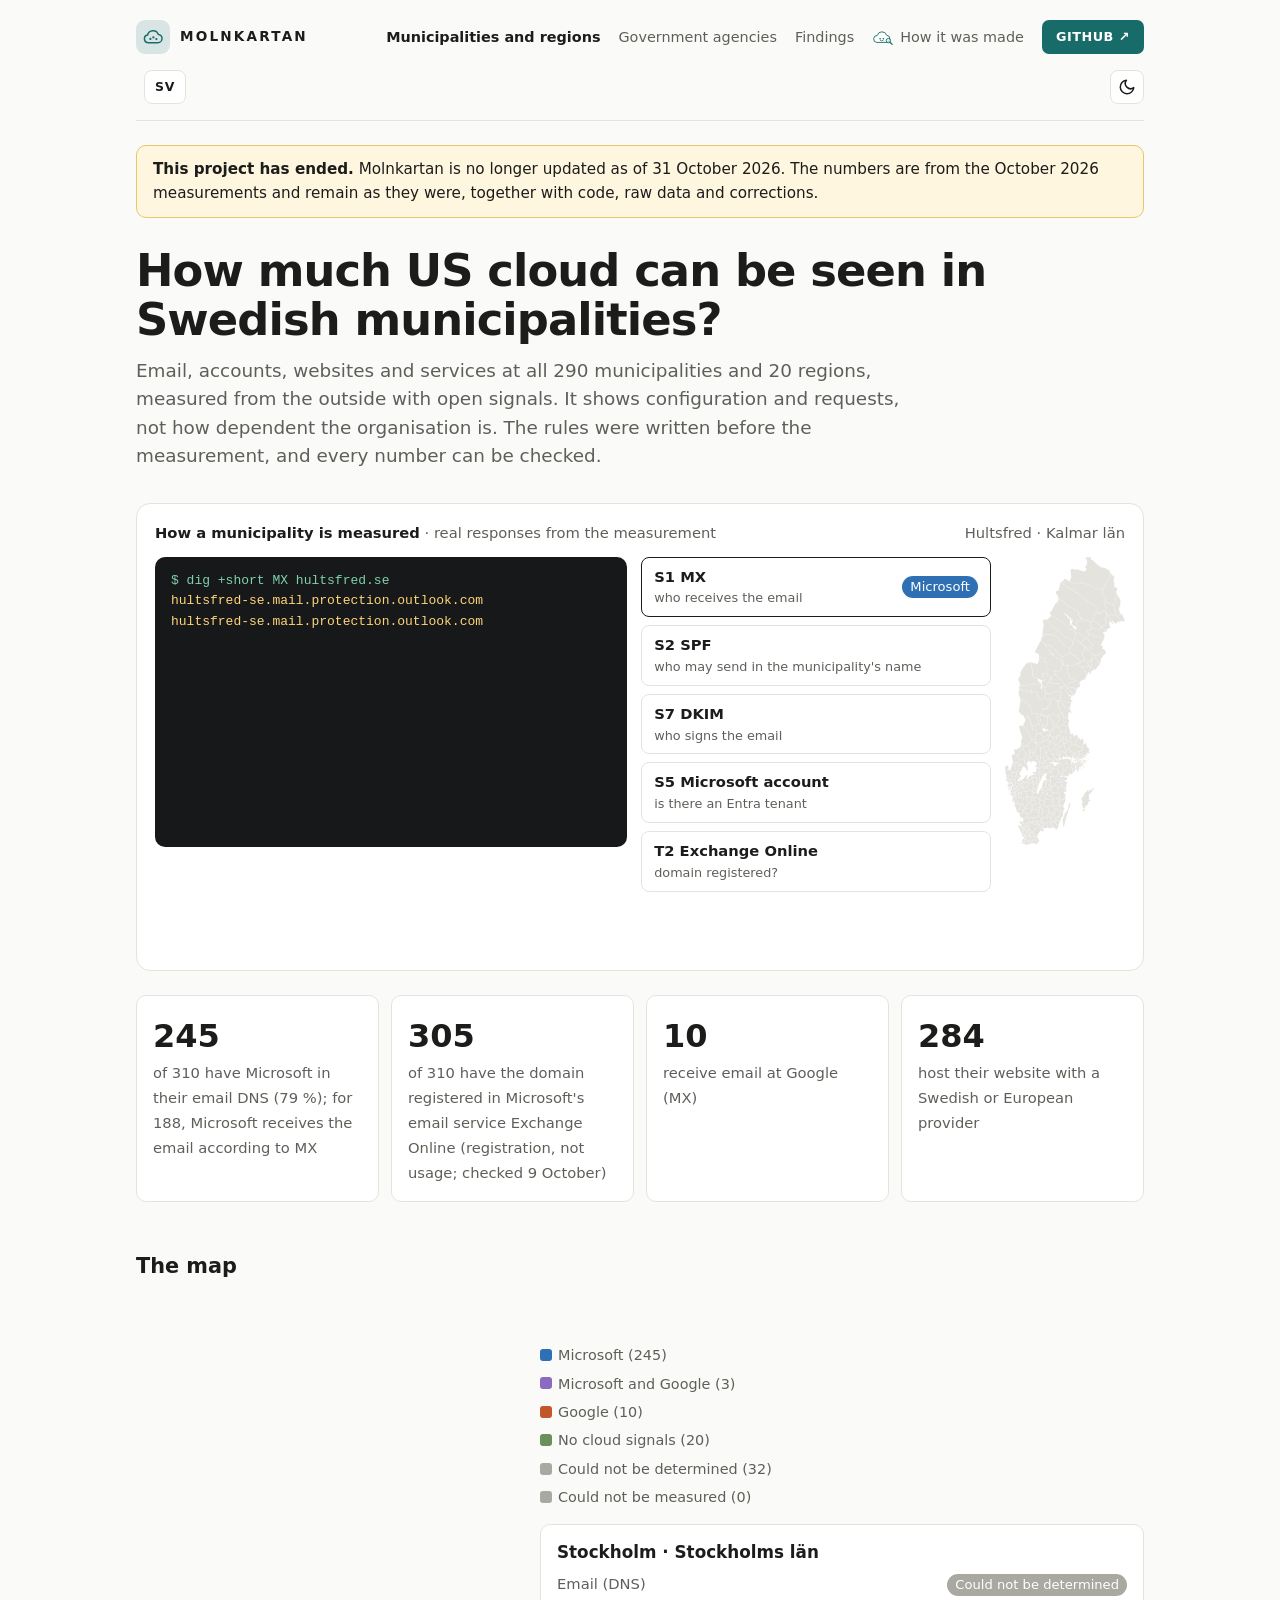
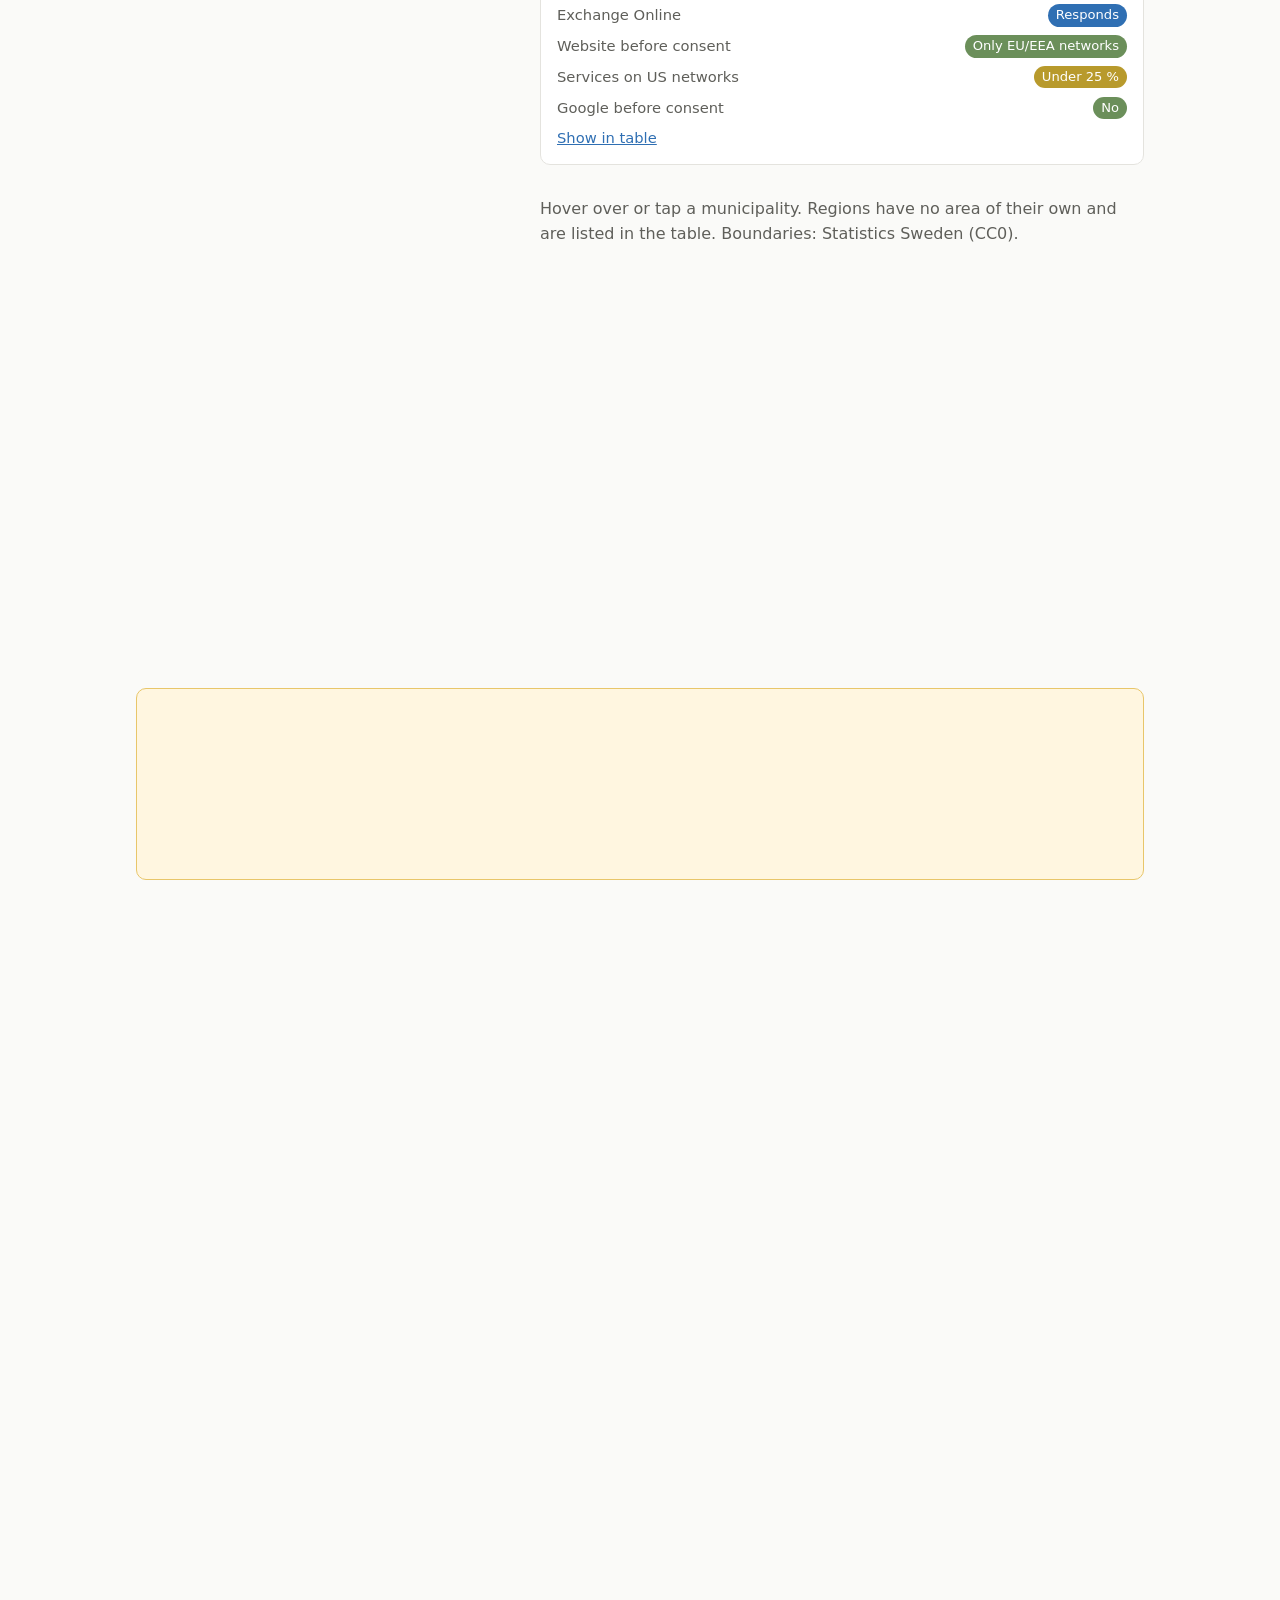
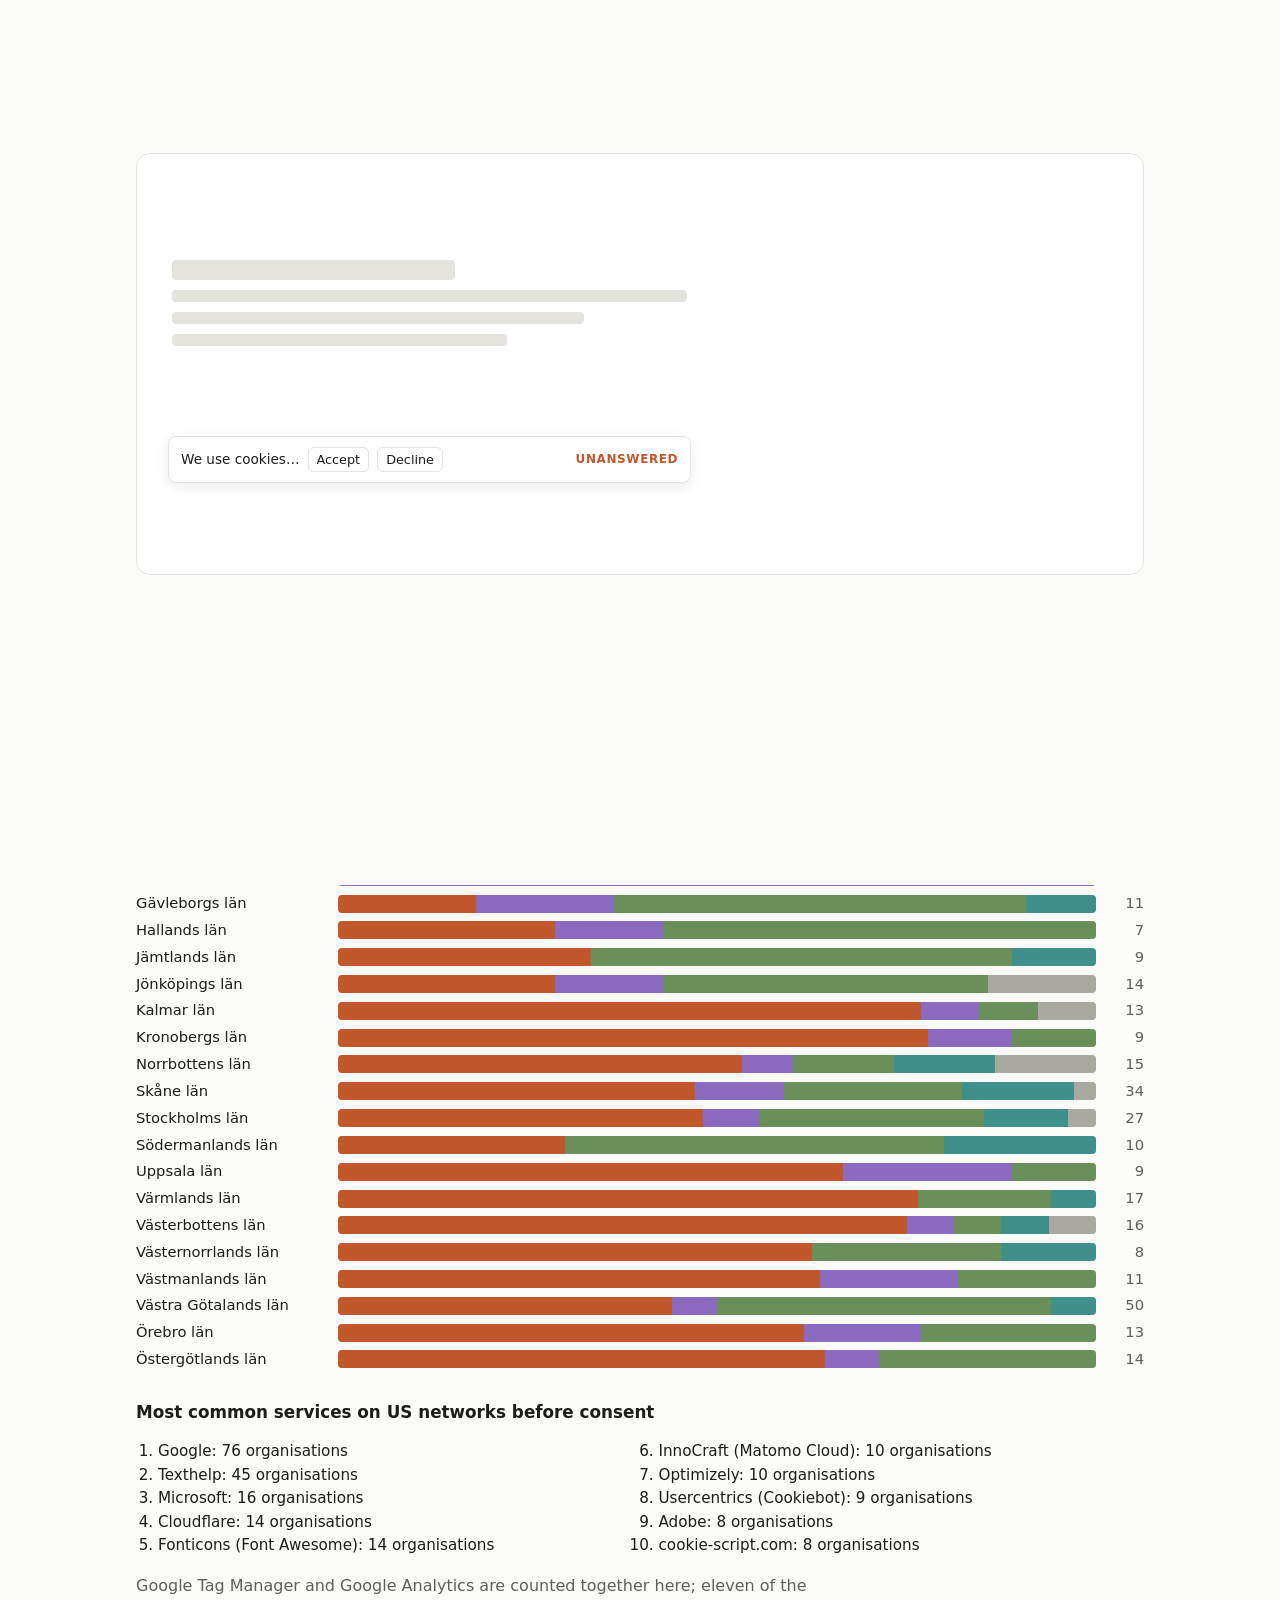
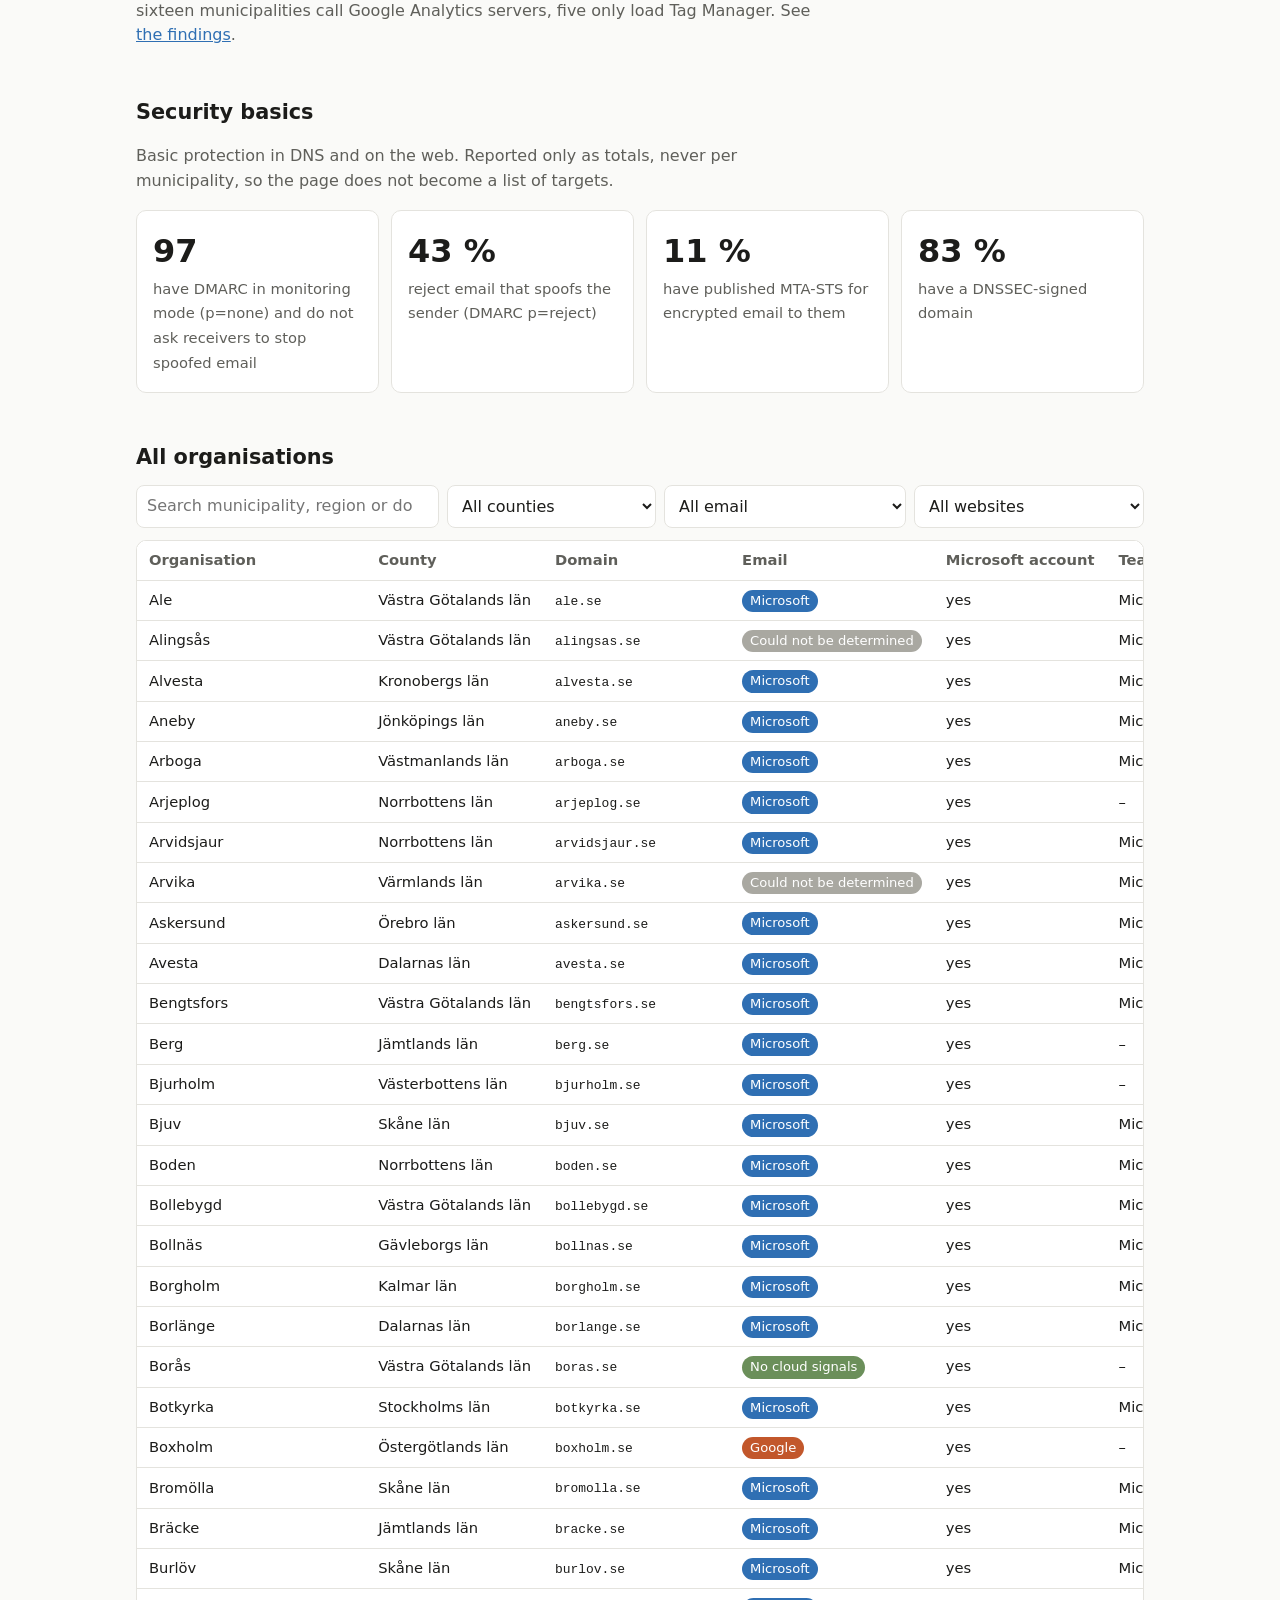
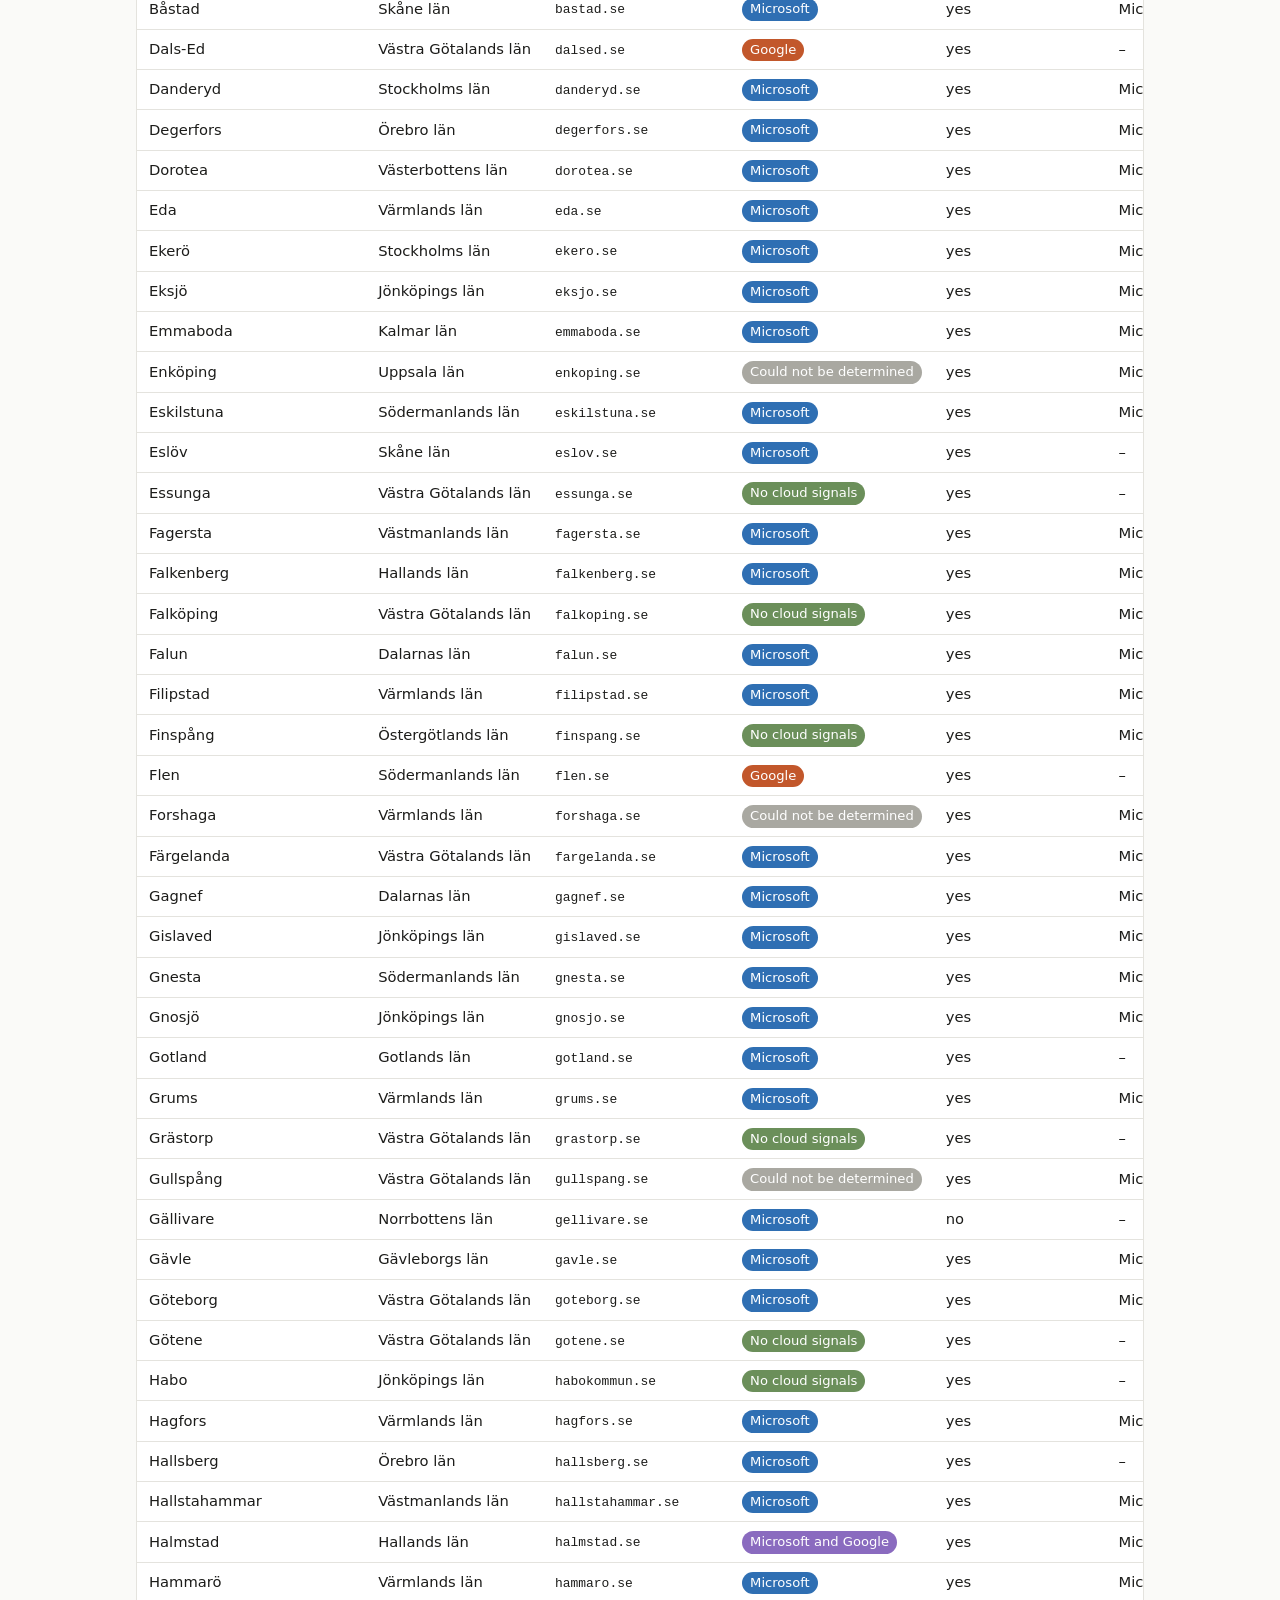
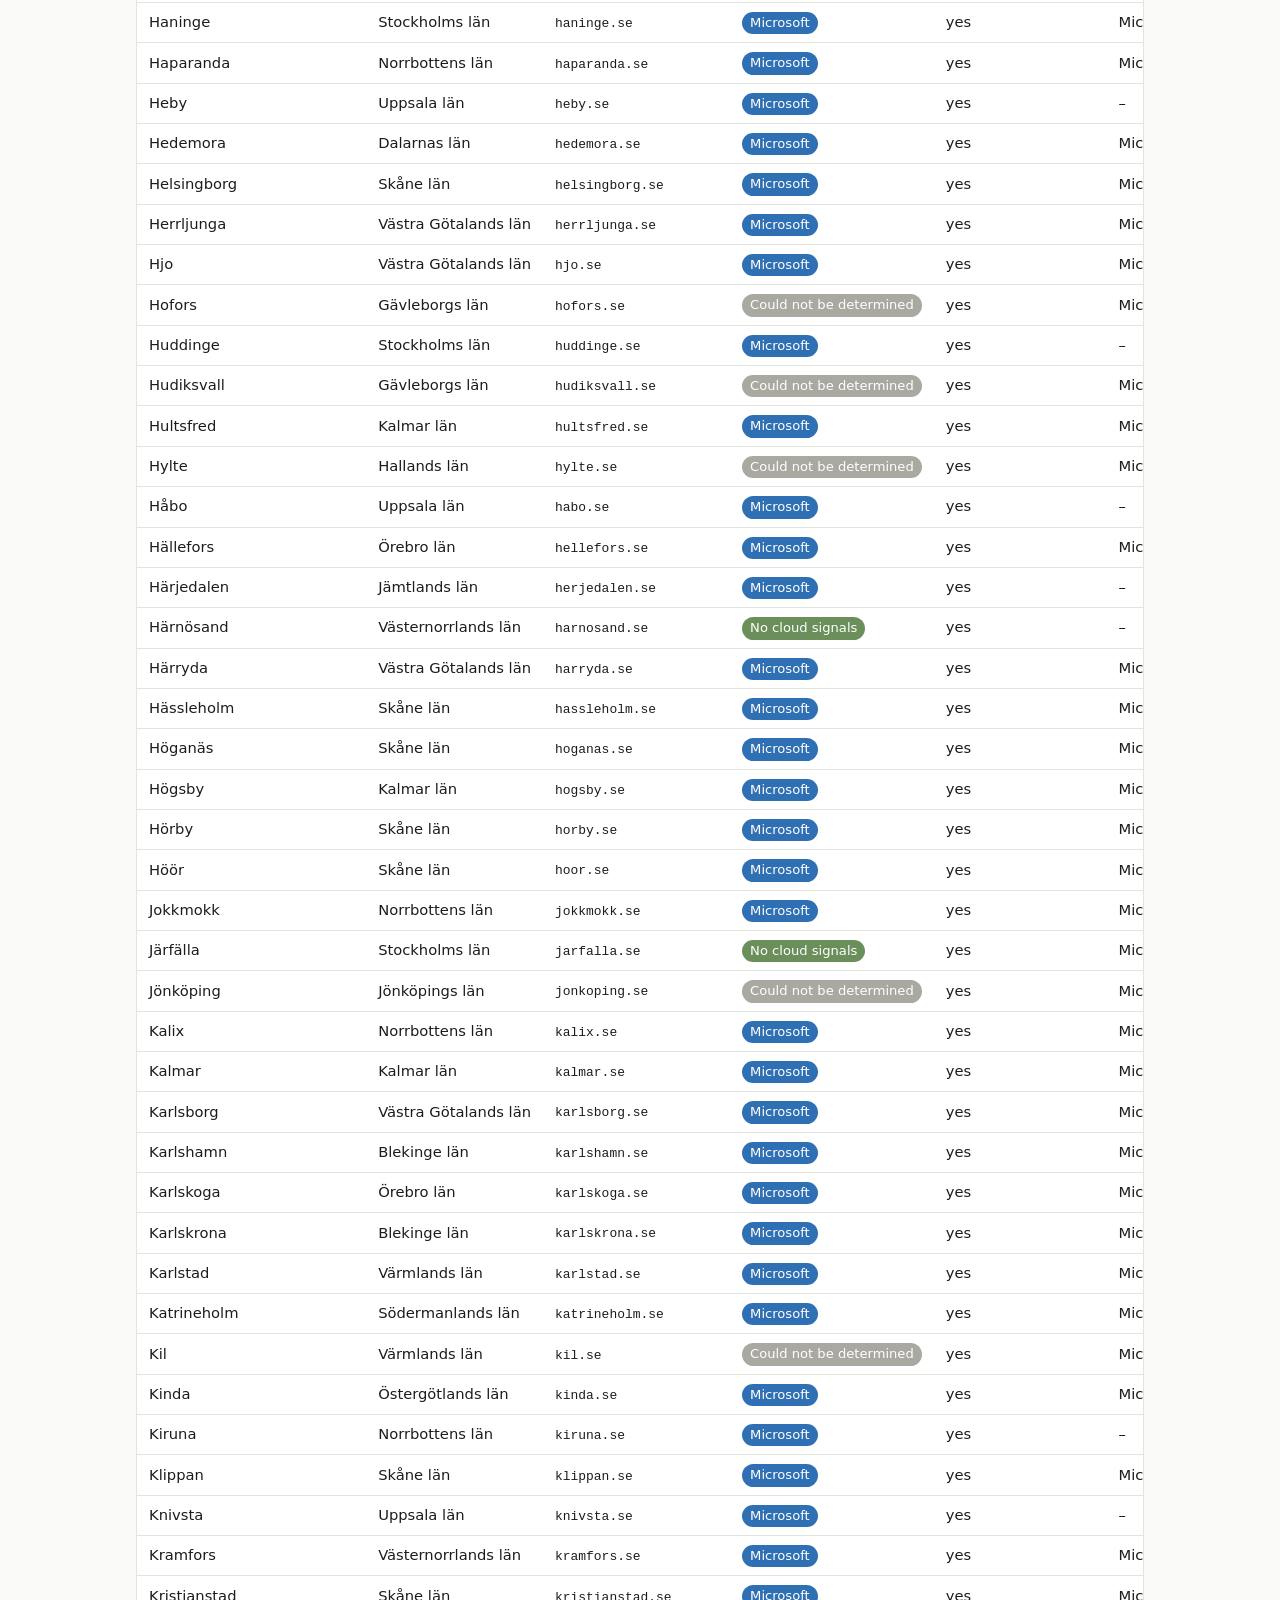
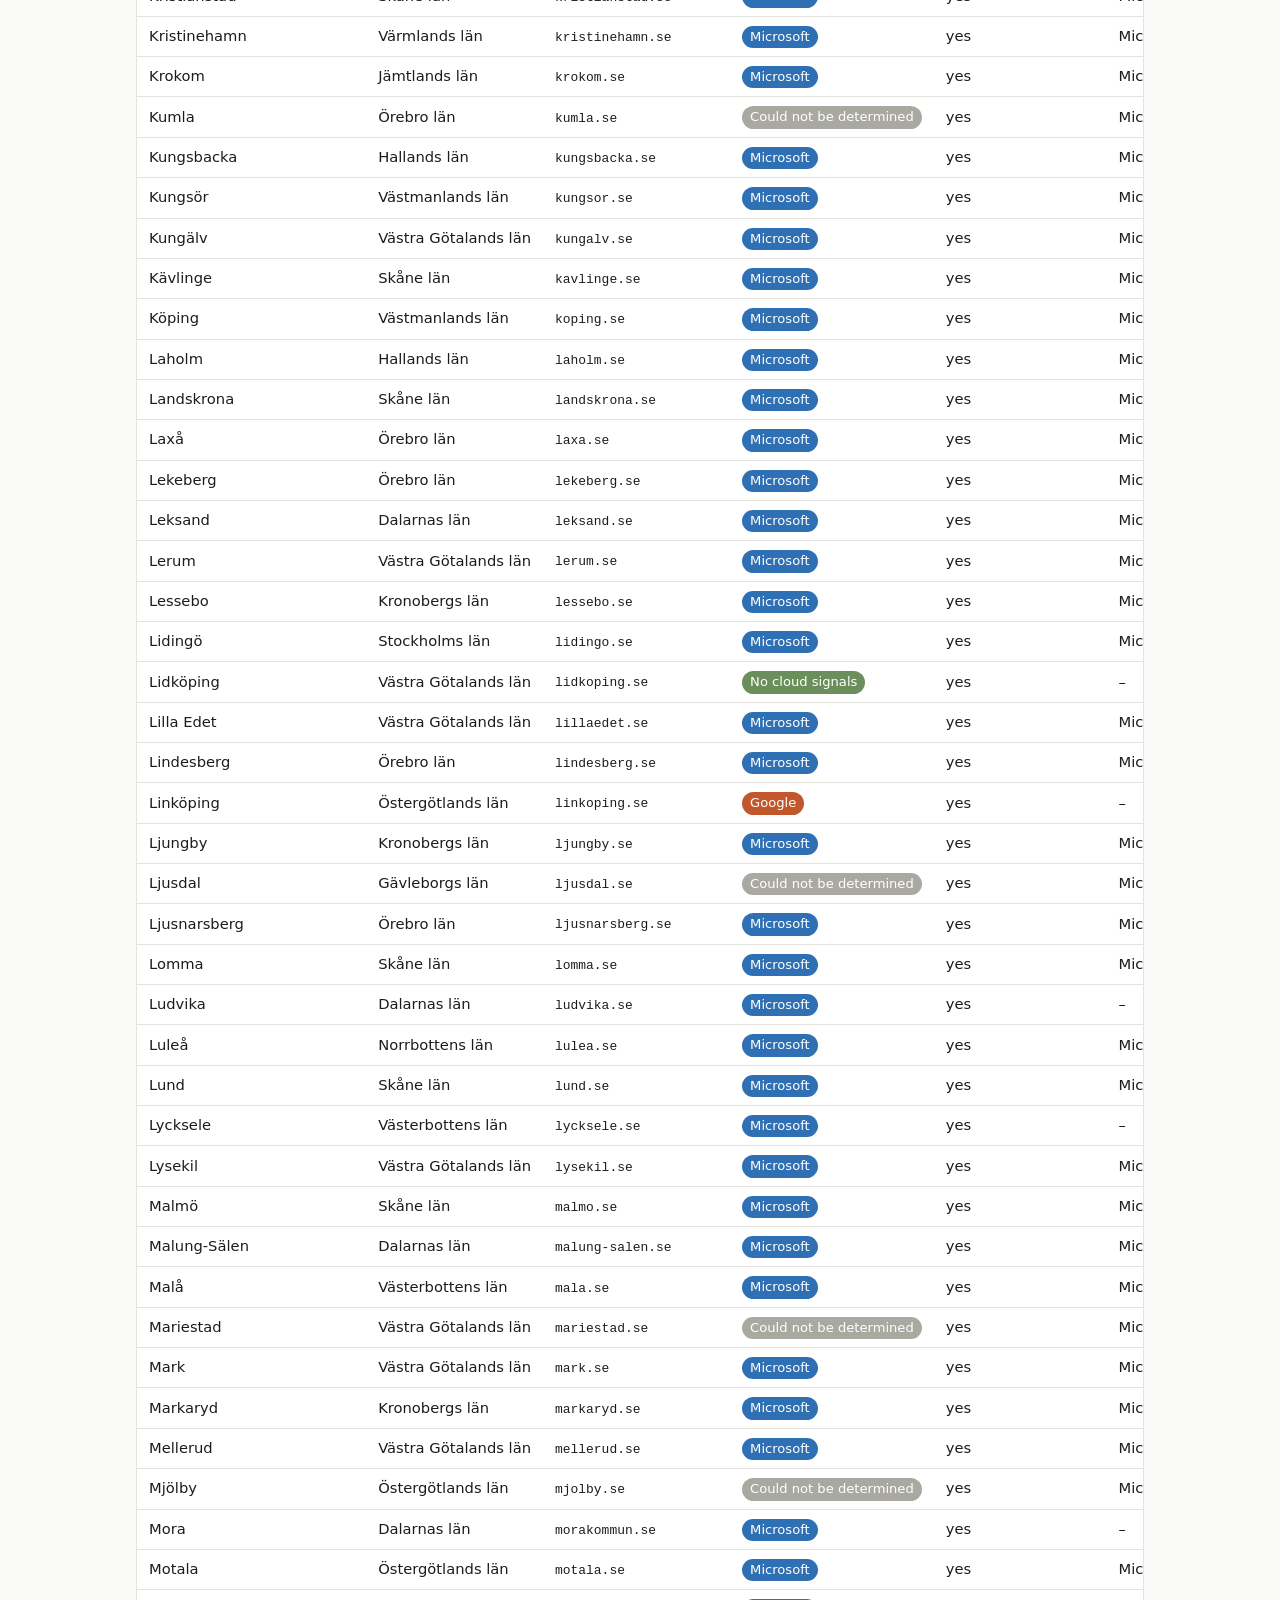
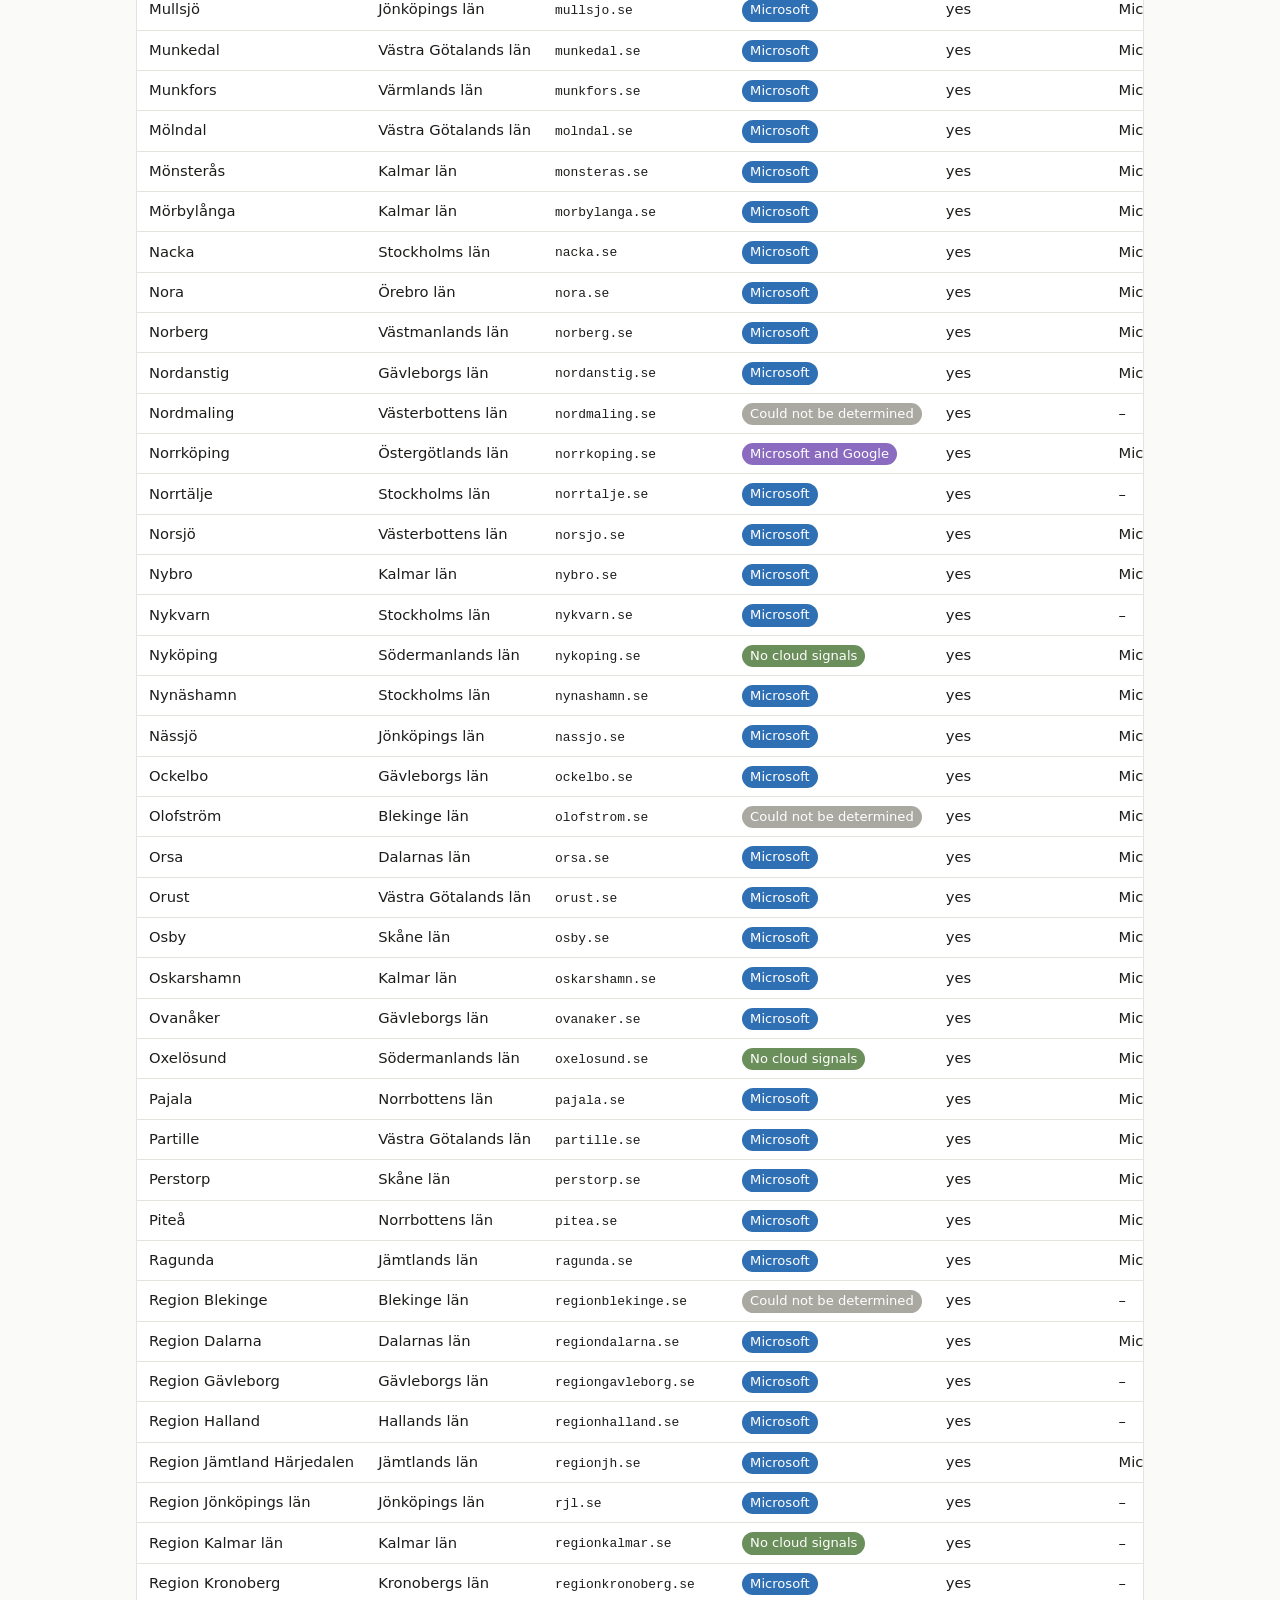
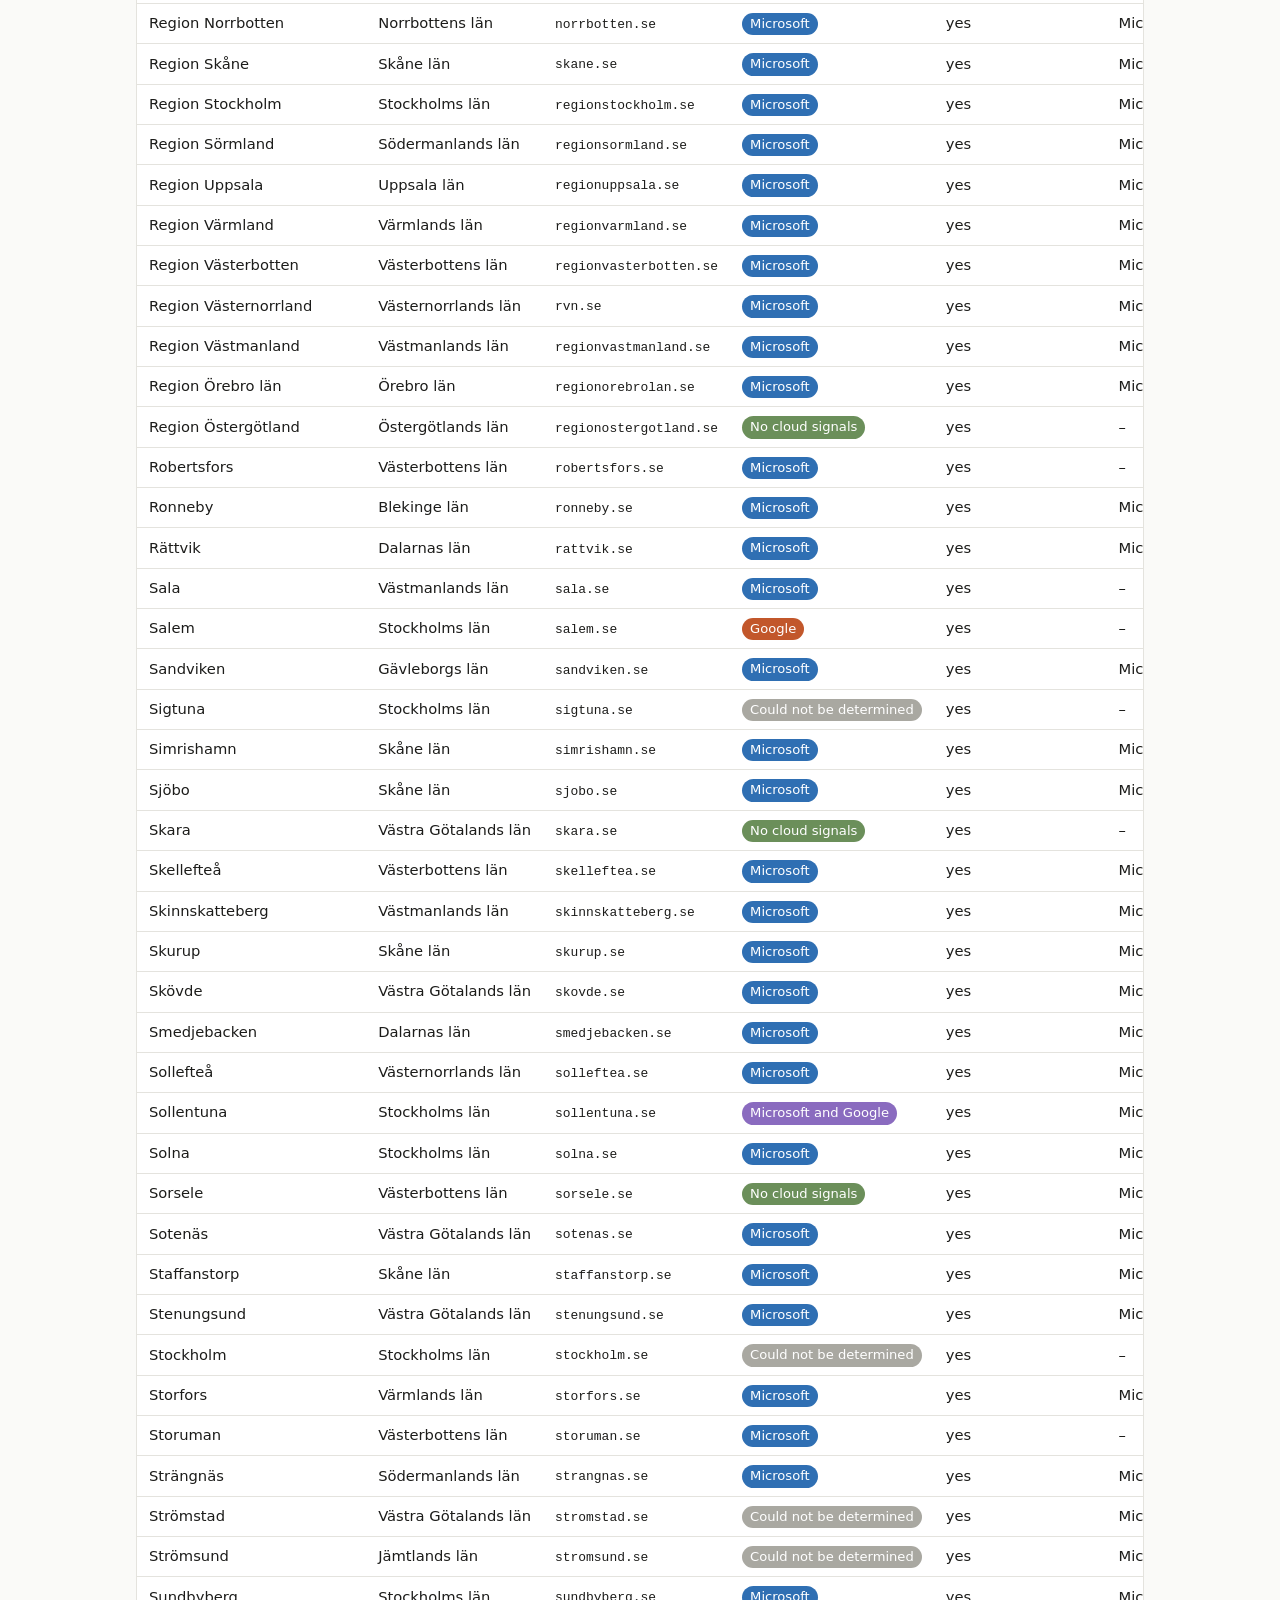
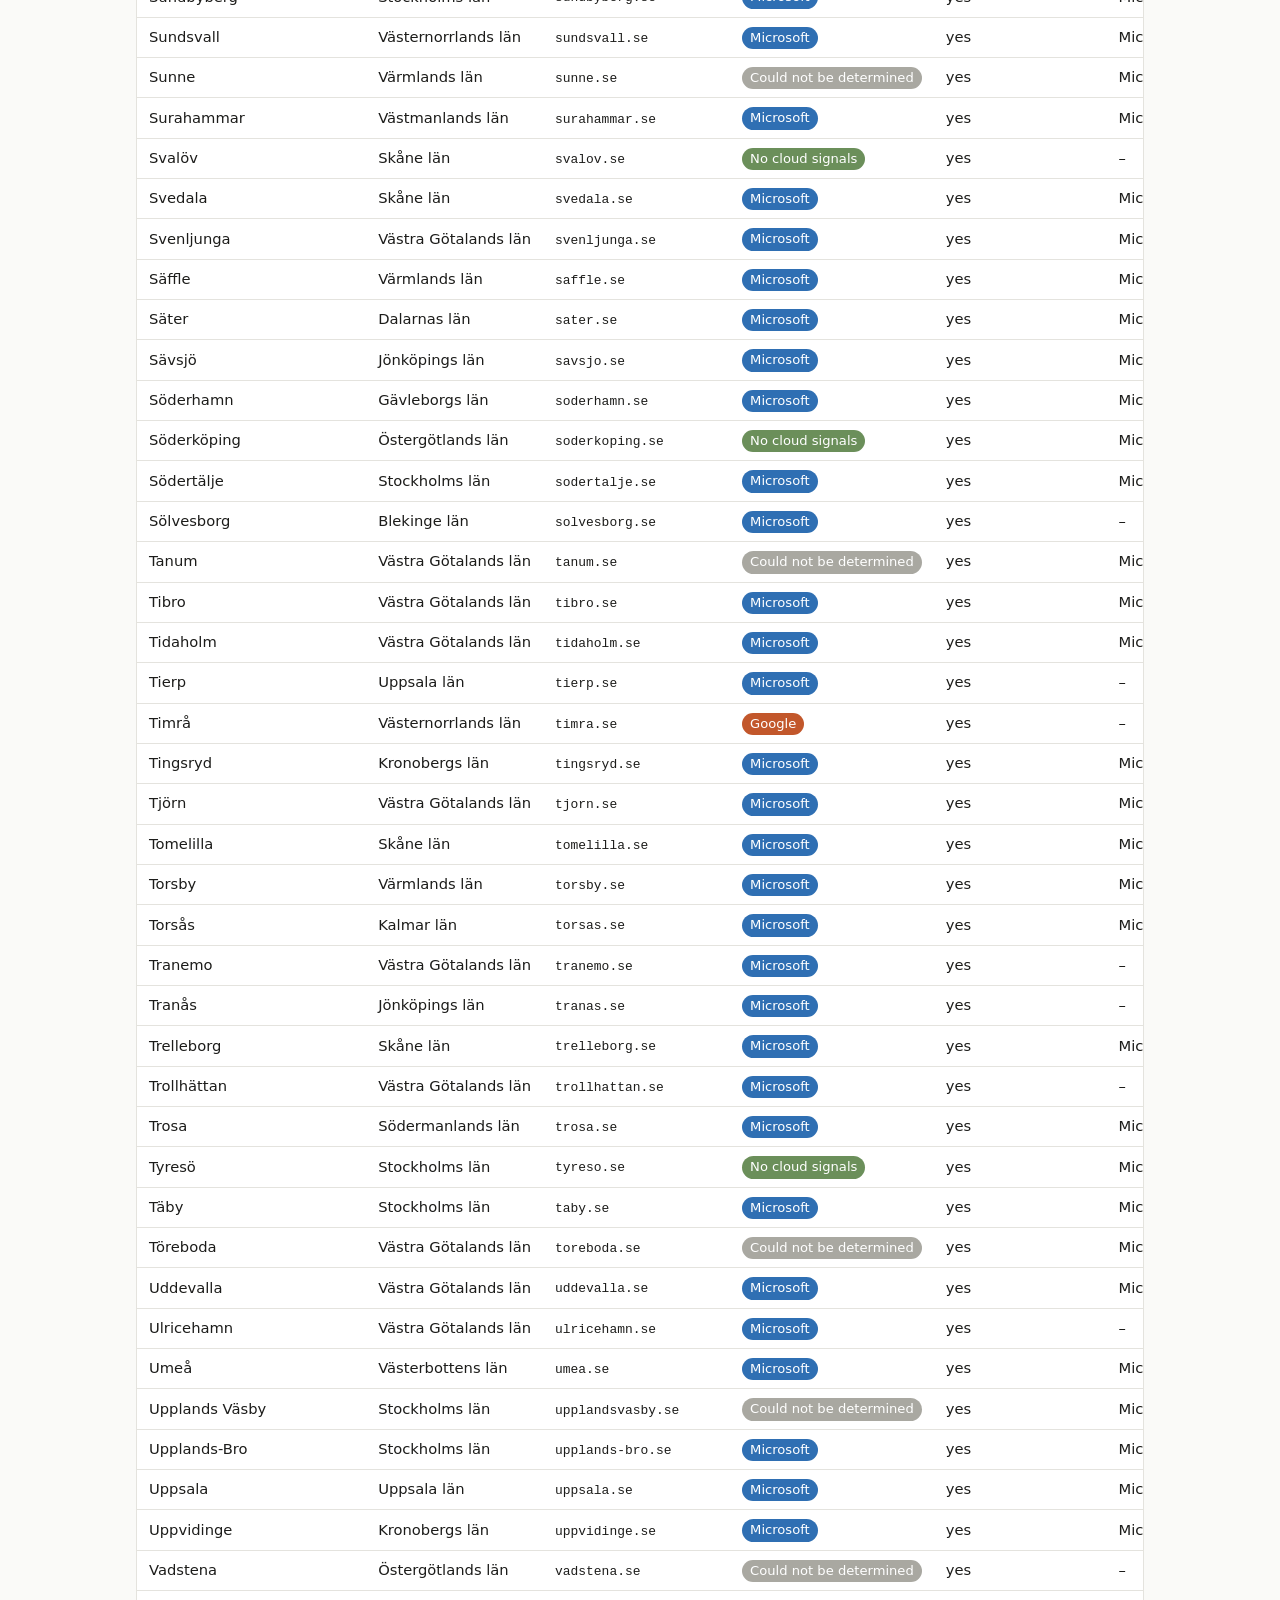
<file: docs/en/index.html>
<!DOCTYPE html>

<html lang="en">
<head>
<meta charset="utf-8"/>
<meta content="width=device-width, initial-scale=1" name="viewport"/>
<title>Molnkartan</title>
<link rel="alternate" hreflang="sv" href="https://molnkartan.se/">
<link rel="alternate" hreflang="en" href="https://molnkartan.se/en/">
<link rel="alternate" hreflang="x-default" href="https://molnkartan.se/">
<script>const SPRAK = "en", T = {"tema_ljust": "Switch to light mode", "tema_morkt": "Switch to dark mode", "saknas": "Missing", "visa_i_tabellen": "Show in table", "nat_us": "US network", "nat_eu": "EU/EEA network", "nat_annat": "Other network", "myndighet": "agency", "w_inga_anrop": "No requests to any third party.", "nat_okant": "Unknown network", "och_till": "… and {n} more", "w_ga": "Requests to Google Analytics before the visitor answered.", "w_gtm": "Requests to Google Tag Manager before the visitor answered.", "w_ingen": "No requests to third parties.", "w_us_en": "{n} host on a US network before the visitor answered.", "w_us_flera": "{n} hosts on US networks before the visitor answered.", "w_inga_us": "No US networks before the visitor answered.", "d_ex1": "MX points to Microsoft", "d_regel1": "MX points to Microsoft (S1)", "d_ex2": "MX points to Google", "d_regel2": "MX points to Google (S1)", "d_ex3": "Spam filter in front", "d_regel3": "spam filter in front, but SPF and DKIM point to Microsoft (S2 + S7)", "d_ex4": "No cloud signals in DNS", "d_regel4": "DNS shows no cloud signals (S1, S2, S7)", "d_s1": "who receives the email", "d_s2": "who may send in the municipality's name", "d_s7": "who signs the email", "d_s5": "is there an Entra tenant", "d_s5_namn": "Microsoft account", "d_t2": "domain registered?", "d_finns": "exists", "d_svarar": "responds", "d_spamfilter": "spam filter/own", "d_bada": "both", "d_inget": "none", "d_annan_lev": "→ other provider", "d_inget_svar": "(no answer)", "d_annan_server": "→ another server", "d_dkim_ms": "DKIM still points to Microsoft: the email is probably sent from there.", "d_exo_men": "But the domain is registered in Microsoft's Exchange Online (checked {datum}).", "d_exo_ocksa": "The domain is also registered in Exchange Online (checked {datum}).", "d_samma_regler": "… and the same rules for all {n}", "e_ms": "Microsoft", "e_msg": "Microsoft and Google", "e_g": "Google", "e_inga": "No cloud signals", "e_okand": "Could not be determined", "kunde_inte": "Could not be measured", "w_annat_uk": "Other network, e.g. UK", "w_bara_eu": "Only EU/EEA networks", "w_ingen_tp": "No third party", "k_ms": "of {n} have Microsoft in their email DNS ({pct}); for {mx}, Microsoft receives the email according to MX", "k_exo": "of {n} have the domain registered in Microsoft's email service Exchange Online (registration, not usage; checked {datum})", "k_g": "receive email at Google (MX)", "k_webb_eu": "host their website with a Swedish or European provider", "kw_us": "of {n} measurable call US networks before consent ({pct} %)", "kw_ga": "call Google Analytics or Tag Manager before consent", "kw_eu": "call only networks owned by European companies before consent", "kw_ingen": "make no requests to third parties before consent", "v_epost": "Email (DNS)", "svarar": "Responds", "svarar_inte": "Does not respond", "ingen_uppgift": "No data", "v_webb": "Website before consent", "v_tjanster": "Services on US networks", "inga_hittade": "None found", "under_25": "Under 25 %", "25_49": "25–49 %", "50_mer": "50 % or more", "v_google": "Google before consent", "bara_gtm": "Only Tag Manager", "nej_stor": "No", "s_dmarc_none": "have DMARC in monitoring mode (p=none) and do not ask receivers to stop spoofed email", "s_reject": "reject email that spoofs the sender (DMARC p=reject)", "s_mtasts": "have published MTA-STS for encrypted email to them", "s_dnssec": "have a DNSSEC-signed domain", "topp_rad": "{l}: {antal} organisations", "ja": "yes", "nej": "no", "sverige_eu": "Sweden/EU", "amerikanska_nat": "US networks", "matt_epost": "Email and accounts measured {tid}.", "matt_webb": "Websites measured {tid}.", "matt_tjanster": "Services measured {tid}.", "m_ms": "of {n} domains have Microsoft in their email DNS", "m_inga": "have email without cloud signals in DNS: own servers or email filters", "m_exo": "have the domain registered in Exchange Online (registration, not usage; checked {datum})", "m_us": "of {n} measurable websites call US networks before consent"};
const t = (k, v = {}) => T[k].replace(/\{(\w+)\}/g, (_, n) => v[n]);</script>
<meta content="How dependent Swedish municipalities and regions are on US cloud services, measured with open DNS signals." name="description"/>
<link href="https://molnkartan.se/" rel="canonical"/>
<meta content="website" property="og:type"/>
<meta content="Molnkartan" property="og:site_name"/>
<meta content="en_GB" property="og:locale"/>
<meta content="Molnkartan – US clouds in Sweden&#x27;s municipalities and regions" property="og:title"/>
<meta content="How dependent Swedish municipalities and regions are on US cloud services, measured with open DNS signals." property="og:description"/>
<meta content="https://molnkartan.se/" property="og:url"/>
<meta content="https://molnkartan.se/dela.png" property="og:image"/>
<meta content="1200" property="og:image:width"/>
<meta content="630" property="og:image:height"/>
<meta content="Molnkartan: US clouds in the Swedish public sector" property="og:image:alt"/>
<meta content="summary_large_image" name="twitter:card"/>
<meta content="Reda Ekengren" name="author"/>
<script type="application/ld+json">{"@context": "https://schema.org", "@type": "Dataset", "name": "Molnkartan: US cloud services in Swedish municipalities and regions", "description": "Email, Microsoft accounts, website requests before consent and services at all 290 municipalities and 20 regions in Sweden, measured from the outside with open signals such as DNS and certificate logs. Measured in October 2026; no longer updated.", "url": "https://molnkartan.se/en/", "license": "https://creativecommons.org/licenses/by/4.0/", "creator": {"@type": "Person", "name": "Reda Ekengren"}, "isAccessibleForFree": true, "inLanguage": "en", "spatialCoverage": "Sweden", "keywords": ["digital sovereignty", "cloud services", "municipalities", "Microsoft 365", "public sector", "DNS", "GDPR", "consent"], "distribution": [{"@type": "DataDownload", "encodingFormat": "application/json", "contentUrl": "https://molnkartan.se/data.json"}], "isBasedOn": "https://github.com/RedaEkengren/molnkartan"}</script>
<link href="../stil.css" rel="stylesheet"/>
<script src="../tema.js"></script>
</head>
<body>
<svg aria-hidden="true" height="0" style="position:absolute" width="0"><symbol id="gubbe" viewbox="0 0 120 100"><path d="M26 80h52a20 20 0 0 0 2-39.9A27 27 0 0 0 28 42a19 19 0 0 0-2 38z" fill="var(--yta)" stroke="currentColor" stroke-linejoin="round" stroke-width="5"></path><g class="ogon"><circle cx="44" cy="60" fill="currentColor" r="4.5"></circle><circle cx="62" cy="60" fill="currentColor" r="4.5"></circle></g><path d="M45 69q8 6 16 0" fill="none" stroke="currentColor" stroke-linecap="round" stroke-width="4"></path><circle cx="90" cy="70" fill="var(--bg)" fill-opacity=".6" r="12" stroke="currentColor" stroke-width="5"></circle><path d="M99 79l12 12" stroke="currentColor" stroke-linecap="round" stroke-width="7"></path></symbol></svg>
<main>
<header class="sidhuvud">
<a class="marke" href="./"><svg aria-hidden="true" viewbox="0 0 32 32"><path d="M9.5 23.5h13a5.5 5.5 0 0 0 .6-10.97A7.5 7.5 0 0 0 8.7 13.4 5.1 5.1 0 0 0 9.5 23.5z" fill="none" stroke="currentColor" stroke-linejoin="round" stroke-width="2"></path><circle cx="12.5" cy="18.5" r="1.5"></circle><circle cx="16.5" cy="16.5" r="1.5"></circle><circle cx="20.5" cy="18.8" r="1.5"></circle></svg><span>Molnkartan</span></a>
<nav class="meny"><a aria-current="page" href="./">Municipalities and regions</a><a href="myndigheter.html">Government agencies</a><a href="fynd.html">Findings</a><a class="sa-gjordes" href="om.html"><svg aria-hidden="true" class="gubbe-mini" viewbox="0 0 120 100"><use href="#gubbe"></use></svg>How it was made</a><a class="knapp" href="https://github.com/RedaEkengren/molnkartan">GitHub ↗</a></nav>
<a class="sprakval" href="../" hreflang="sv" lang="sv" title="Svenska">SV</a><button aria-label="Toggle theme" class="temaknapp" type="button"><svg aria-hidden="true" class="mane" fill="none" stroke="currentColor" stroke-linecap="round" stroke-linejoin="round" stroke-width="2" viewbox="0 0 24 24"><path d="M21 12.8A9 9 0 1 1 11.2 3a7 7 0 0 0 9.8 9.8z"></path></svg><svg aria-hidden="true" class="sol" fill="none" stroke="currentColor" stroke-linecap="round" stroke-width="2" viewbox="0 0 24 24"><circle cx="12" cy="12" r="4"></circle><path d="M12 2v2M12 20v2M4.9 4.9l1.4 1.4M17.7 17.7l1.4 1.4M2 12h2M20 12h2M4.9 19.1l1.4-1.4M17.7 6.3l1.4-1.4"></path></svg></button>
</header>
<p class="avslutat" role="note"><b>This project has ended.</b> Molnkartan is no longer updated as of 31 October 2026. The numbers are from the October 2026 measurements and remain as they were, together with code, raw data and corrections.</p>
<h1>How much US cloud can be seen in Swedish municipalities?</h1>
<p class="ingress">Email, accounts, websites and services at all 290 municipalities and 20 regions, measured from the outside with open signals. It shows configuration and requests, not how dependent the organisation is. The rules were written before the measurement, and every number can be checked.</p>
<section aria-label="How a municipality is measured" class="demo">
<div class="demo-huvud"><span><b>How a municipality is measured</b> · real responses from the measurement</span><span id="demoNamn"></span></div>
<div class="demo-yta">
<pre aria-hidden="true" class="terminal" id="term"></pre>
<ol class="signaler" id="sig"></ol>
</div>
<div class="utslag" id="utslag"></div>
<div aria-hidden="true" class="prickar" id="prickar"></div>
</section>
<div class="kort" data-forrenderad="" id="kort"><!--fr:kort--><div><b>245</b><span>of 310 have Microsoft in their email DNS (79 %); for 188, Microsoft receives the email according to MX</span></div><div><b>305</b><span>of 310 have the domain registered in Microsoft's email service Exchange Online (registration, not usage; checked 9 October)</span></div><div><b>10</b><span>receive email at Google (MX)</span></div><div><b>284</b><span>host their website with a Swedish or European provider</span></div><!--/fr:kort--></div>
<h2>The map</h2>
<section aria-label="Map" class="kartsektion">
<div aria-label="Choose measurement" class="kartflikar" id="kartFlikar" role="group"></div>
<div class="kartyta">
<svg aria-label="Map of Sweden with municipalities coloured by the selected measurement. The same data is in the table below." class="karta" id="karta" role="img"></svg>
<div class="kartsida">
<div class="legend kartlegend" id="kartLegend"></div>
<div class="kartinfo" id="kartInfo"></div>
<p class="forklaring">Hover over or tap a municipality. Regions have no area of their own and are listed in the table. Boundaries: Statistics Sweden (CC0).</p>
</div>
</div>
</section>
<div class="varning">
<h2>What this does not show</h2>
<ul>
<li><b>Connection, not content.</b> Email pointing to Microsoft in DNS says nothing about what information is stored there or whether it is confidential.</li>
<li><b>An account is not usage.</b> A Microsoft tenant may exist only for Teams or a single service.</li>
<li><b>"No cloud signals" is not "no cloud".</b> It only means the email setup does not reveal a provider from the outside.</li>
<li><b>One domain per organisation, one measurement.</b> See <a href="https://github.com/RedaEkengren/molnkartan/blob/main/METOD.md">the method</a> (in Swedish).</li>
</ul>
</div>
<h2>Email by county</h2>
<div class="legend" data-forrenderad="" id="legend"><!--fr:legend--><span><i style="background: var(--ms);"></i>Microsoft</span><span><i style="background: var(--annat);"></i>Microsoft and Google</span><span><i style="background: var(--g);"></i>Google</span><span><i style="background: var(--inga);"></i>No cloud signals</span><span><i style="background: var(--okand);"></i>Could not be determined</span><span><i style="background: var(--okand);"></i>Could not be measured</span><!--/fr:legend--></div>
<div class="lan" data-forrenderad="" id="lan"><!--fr:lan--><div>Blekinge län</div><div class="stapel"><span title="Microsoft: 4" style="width: 66.6667%; background: var(--ms);"></span><span title="Could not be determined: 2" style="width: 33.3333%; background: var(--okand);"></span></div><div class="antal">6</div><div>Dalarnas län</div><div class="stapel"><span title="Microsoft: 16" style="width: 100%; background: var(--ms);"></span></div><div class="antal">16</div><div>Gotlands län</div><div class="stapel"><span title="Microsoft: 1" style="width: 100%; background: var(--ms);"></span></div><div class="antal">1</div><div>Gävleborgs län</div><div class="stapel"><span title="Microsoft: 8" style="width: 72.7273%; background: var(--ms);"></span><span title="Could not be determined: 3" style="width: 27.2727%; background: var(--okand);"></span></div><div class="antal">11</div><div>Hallands län</div><div class="stapel"><span title="Microsoft: 5" style="width: 71.4286%; background: var(--ms);"></span><span title="Microsoft and Google: 1" style="width: 14.2857%; background: var(--annat);"></span><span title="Could not be determined: 1" style="width: 14.2857%; background: var(--okand);"></span></div><div class="antal">7</div><div>Jämtlands län</div><div class="stapel"><span title="Microsoft: 8" style="width: 88.8889%; background: var(--ms);"></span><span title="Could not be determined: 1" style="width: 11.1111%; background: var(--okand);"></span></div><div class="antal">9</div><div>Jönköpings län</div><div class="stapel"><span title="Microsoft: 12" style="width: 85.7143%; background: var(--ms);"></span><span title="No cloud signals: 1" style="width: 7.14286%; background: var(--inga);"></span><span title="Could not be determined: 1" style="width: 7.14286%; background: var(--okand);"></span></div><div class="antal">14</div><div>Kalmar län</div><div class="stapel"><span title="Microsoft: 10" style="width: 76.9231%; background: var(--ms);"></span><span title="Google: 1" style="width: 7.69231%; background: var(--g);"></span><span title="No cloud signals: 1" style="width: 7.69231%; background: var(--inga);"></span><span title="Could not be determined: 1" style="width: 7.69231%; background: var(--okand);"></span></div><div class="antal">13</div><div>Kronobergs län</div><div class="stapel"><span title="Microsoft: 9" style="width: 100%; background: var(--ms);"></span></div><div class="antal">9</div><div>Norrbottens län</div><div class="stapel"><span title="Microsoft: 15" style="width: 100%; background: var(--ms);"></span></div><div class="antal">15</div><div>Skåne län</div><div class="stapel"><span title="Microsoft: 33" style="width: 97.0588%; background: var(--ms);"></span><span title="No cloud signals: 1" style="width: 2.94118%; background: var(--inga);"></span></div><div class="antal">34</div><div>Stockholms län</div><div class="stapel"><span title="Microsoft: 18" style="width: 66.6667%; background: var(--ms);"></span><span title="Microsoft and Google: 1" style="width: 3.7037%; background: var(--annat);"></span><span title="Google: 1" style="width: 3.7037%; background: var(--g);"></span><span title="No cloud signals: 2" style="width: 7.40741%; background: var(--inga);"></span><span title="Could not be determined: 5" style="width: 18.5185%; background: var(--okand);"></span></div><div class="antal">27</div><div>Södermanlands län</div><div class="stapel"><span title="Microsoft: 7" style="width: 70%; background: var(--ms);"></span><span title="Google: 1" style="width: 10%; background: var(--g);"></span><span title="No cloud signals: 2" style="width: 20%; background: var(--inga);"></span></div><div class="antal">10</div><div>Uppsala län</div><div class="stapel"><span title="Microsoft: 7" style="width: 77.7778%; background: var(--ms);"></span><span title="Could not be determined: 2" style="width: 22.2222%; background: var(--okand);"></span></div><div class="antal">9</div><div>Värmlands län</div><div class="stapel"><span title="Microsoft: 12" style="width: 70.5882%; background: var(--ms);"></span><span title="Could not be determined: 5" style="width: 29.4118%; background: var(--okand);"></span></div><div class="antal">17</div><div>Västerbottens län</div><div class="stapel"><span title="Microsoft: 14" style="width: 87.5%; background: var(--ms);"></span><span title="No cloud signals: 1" style="width: 6.25%; background: var(--inga);"></span><span title="Could not be determined: 1" style="width: 6.25%; background: var(--okand);"></span></div><div class="antal">16</div><div>Västernorrlands län</div><div class="stapel"><span title="Microsoft: 6" style="width: 75%; background: var(--ms);"></span><span title="Google: 1" style="width: 12.5%; background: var(--g);"></span><span title="No cloud signals: 1" style="width: 12.5%; background: var(--inga);"></span></div><div class="antal">8</div><div>Västmanlands län</div><div class="stapel"><span title="Microsoft: 11" style="width: 100%; background: var(--ms);"></span></div><div class="antal">11</div><div>Västra Götalands län</div><div class="stapel"><span title="Microsoft: 35" style="width: 70%; background: var(--ms);"></span><span title="Google: 1" style="width: 2%; background: var(--g);"></span><span title="No cloud signals: 7" style="width: 14%; background: var(--inga);"></span><span title="Could not be determined: 7" style="width: 14%; background: var(--okand);"></span></div><div class="antal">50</div><div>Örebro län</div><div class="stapel"><span title="Microsoft: 12" style="width: 92.3077%; background: var(--ms);"></span><span title="Could not be determined: 1" style="width: 7.69231%; background: var(--okand);"></span></div><div class="antal">13</div><div>Östergötlands län</div><div class="stapel"><span title="Microsoft: 2" style="width: 14.2857%; background: var(--ms);"></span><span title="Microsoft and Google: 1" style="width: 7.14286%; background: var(--annat);"></span><span title="Google: 5" style="width: 35.7143%; background: var(--g);"></span><span title="No cloud signals: 4" style="width: 28.5714%; background: var(--inga);"></span><span title="Could not be determined: 2" style="width: 14.2857%; background: var(--okand);"></span></div><div class="antal">14</div><!--/fr:lan--></div>
<h2>Before consent: the website</h2>
<p class="forklaring">Which requests a visitor's browser makes when the home page loads, before the cookie banner has been answered. The <b>network</b> decides: a European service running on Amazon's or Google's servers counts as a US network.</p>
<section aria-label="How a website is measured" class="demo">
<div class="demo-huvud"><span><b>How a website is measured</b> · real requests from the measurement</span><span id="wNamn"></span></div>
<div class="demo-yta">
<div aria-hidden="true" class="webblasare">
<div class="adressfalt"><i></i><i></i><i></i><span id="wAdress"></span></div>
<div class="laddar"><span id="wLaddar"></span></div>
<div class="sidinnehall"><b></b><b></b><b></b><b></b>
<div class="banner">We use cookies…<span>Accept</span><span>Decline</span><em>unanswered</em></div>
</div>
</div>
<ol class="varder" id="wVarder"></ol>
</div>
<div class="utslag" id="wUtslag"></div>
</section>
<div class="kort" data-forrenderad="" id="kortWebb"><!--fr:kortWebb--><div><b>163</b><span>of 304 measurable call US networks before consent (54 %)</span></div><div><b>16</b><span>call Google Analytics or Tag Manager before consent</span></div><div><b>89</b><span>call only networks owned by European companies before consent</span></div><div><b>20</b><span>make no requests to third parties before consent</span></div><!--/fr:kortWebb--></div>
<div class="legend" data-forrenderad="" id="legendWebb" style="margin-top:20px"><!--fr:legendWebb--><span><i style="background: var(--g);"></i>US network</span><span><i style="background: var(--annat);"></i>Other network, e.g. UK</span><span><i style="background: var(--inga);"></i>Only EU/EEA networks</span><span><i style="background: var(--ingen);"></i>No third party</span><span><i style="background: var(--okand);"></i>Unknown network</span><!--/fr:legendWebb--></div>
<div class="lan" data-forrenderad="" id="lanWebb"><!--fr:lanWebb--><div>Blekinge län</div><div class="stapel"><span title="US network: 4" style="width: 66.6667%; background: var(--g);"></span><span title="Only EU/EEA networks: 2" style="width: 33.3333%; background: var(--inga);"></span></div><div class="antal">6</div><div>Dalarnas län</div><div class="stapel"><span title="US network: 9" style="width: 56.25%; background: var(--g);"></span><span title="Other network, e.g. UK: 4" style="width: 25%; background: var(--annat);"></span><span title="Only EU/EEA networks: 3" style="width: 18.75%; background: var(--inga);"></span></div><div class="antal">16</div><div>Gotlands län</div><div class="stapel"><span title="Other network, e.g. UK: 1" style="width: 100%; background: var(--annat);"></span></div><div class="antal">1</div><div>Gävleborgs län</div><div class="stapel"><span title="US network: 2" style="width: 18.1818%; background: var(--g);"></span><span title="Other network, e.g. UK: 2" style="width: 18.1818%; background: var(--annat);"></span><span title="Only EU/EEA networks: 6" style="width: 54.5455%; background: var(--inga);"></span><span title="No third party: 1" style="width: 9.09091%; background: var(--ingen);"></span></div><div class="antal">11</div><div>Hallands län</div><div class="stapel"><span title="US network: 2" style="width: 28.5714%; background: var(--g);"></span><span title="Other network, e.g. UK: 1" style="width: 14.2857%; background: var(--annat);"></span><span title="Only EU/EEA networks: 4" style="width: 57.1429%; background: var(--inga);"></span></div><div class="antal">7</div><div>Jämtlands län</div><div class="stapel"><span title="US network: 3" style="width: 33.3333%; background: var(--g);"></span><span title="Only EU/EEA networks: 5" style="width: 55.5556%; background: var(--inga);"></span><span title="No third party: 1" style="width: 11.1111%; background: var(--ingen);"></span></div><div class="antal">9</div><div>Jönköpings län</div><div class="stapel"><span title="US network: 4" style="width: 28.5714%; background: var(--g);"></span><span title="Other network, e.g. UK: 2" style="width: 14.2857%; background: var(--annat);"></span><span title="Only EU/EEA networks: 6" style="width: 42.8571%; background: var(--inga);"></span><span title="Could not be measured: 2" style="width: 14.2857%; background: var(--okand);"></span></div><div class="antal">14</div><div>Kalmar län</div><div class="stapel"><span title="US network: 10" style="width: 76.9231%; background: var(--g);"></span><span title="Other network, e.g. UK: 1" style="width: 7.69231%; background: var(--annat);"></span><span title="Only EU/EEA networks: 1" style="width: 7.69231%; background: var(--inga);"></span><span title="Could not be measured: 1" style="width: 7.69231%; background: var(--okand);"></span></div><div class="antal">13</div><div>Kronobergs län</div><div class="stapel"><span title="US network: 7" style="width: 77.7778%; background: var(--g);"></span><span title="Other network, e.g. UK: 1" style="width: 11.1111%; background: var(--annat);"></span><span title="Only EU/EEA networks: 1" style="width: 11.1111%; background: var(--inga);"></span></div><div class="antal">9</div><div>Norrbottens län</div><div class="stapel"><span title="US network: 8" style="width: 53.3333%; background: var(--g);"></span><span title="Other network, e.g. UK: 1" style="width: 6.66667%; background: var(--annat);"></span><span title="Only EU/EEA networks: 2" style="width: 13.3333%; background: var(--inga);"></span><span title="No third party: 2" style="width: 13.3333%; background: var(--ingen);"></span><span title="Could not be measured: 2" style="width: 13.3333%; background: var(--okand);"></span></div><div class="antal">15</div><div>Skåne län</div><div class="stapel"><span title="US network: 16" style="width: 47.0588%; background: var(--g);"></span><span title="Other network, e.g. UK: 4" style="width: 11.7647%; background: var(--annat);"></span><span title="Only EU/EEA networks: 8" style="width: 23.5294%; background: var(--inga);"></span><span title="No third party: 5" style="width: 14.7059%; background: var(--ingen);"></span><span title="Could not be measured: 1" style="width: 2.94118%; background: var(--okand);"></span></div><div class="antal">34</div><div>Stockholms län</div><div class="stapel"><span title="US network: 13" style="width: 48.1481%; background: var(--g);"></span><span title="Other network, e.g. UK: 2" style="width: 7.40741%; background: var(--annat);"></span><span title="Only EU/EEA networks: 8" style="width: 29.6296%; background: var(--inga);"></span><span title="No third party: 3" style="width: 11.1111%; background: var(--ingen);"></span><span title="Unknown network: 1" style="width: 3.7037%; background: var(--okand);"></span></div><div class="antal">27</div><div>Södermanlands län</div><div class="stapel"><span title="US network: 3" style="width: 30%; background: var(--g);"></span><span title="Only EU/EEA networks: 5" style="width: 50%; background: var(--inga);"></span><span title="No third party: 2" style="width: 20%; background: var(--ingen);"></span></div><div class="antal">10</div><div>Uppsala län</div><div class="stapel"><span title="US network: 6" style="width: 66.6667%; background: var(--g);"></span><span title="Other network, e.g. UK: 2" style="width: 22.2222%; background: var(--annat);"></span><span title="Only EU/EEA networks: 1" style="width: 11.1111%; background: var(--inga);"></span></div><div class="antal">9</div><div>Värmlands län</div><div class="stapel"><span title="US network: 13" style="width: 76.4706%; background: var(--g);"></span><span title="Only EU/EEA networks: 3" style="width: 17.6471%; background: var(--inga);"></span><span title="No third party: 1" style="width: 5.88235%; background: var(--ingen);"></span></div><div class="antal">17</div><div>Västerbottens län</div><div class="stapel"><span title="US network: 12" style="width: 75%; background: var(--g);"></span><span title="Other network, e.g. UK: 1" style="width: 6.25%; background: var(--annat);"></span><span title="Only EU/EEA networks: 1" style="width: 6.25%; background: var(--inga);"></span><span title="No third party: 1" style="width: 6.25%; background: var(--ingen);"></span><span title="Unknown network: 1" style="width: 6.25%; background: var(--okand);"></span></div><div class="antal">16</div><div>Västernorrlands län</div><div class="stapel"><span title="US network: 5" style="width: 62.5%; background: var(--g);"></span><span title="Only EU/EEA networks: 2" style="width: 25%; background: var(--inga);"></span><span title="No third party: 1" style="width: 12.5%; background: var(--ingen);"></span></div><div class="antal">8</div><div>Västmanlands län</div><div class="stapel"><span title="US network: 7" style="width: 63.6364%; background: var(--g);"></span><span title="Other network, e.g. UK: 2" style="width: 18.1818%; background: var(--annat);"></span><span title="Only EU/EEA networks: 2" style="width: 18.1818%; background: var(--inga);"></span></div><div class="antal">11</div><div>Västra Götalands län</div><div class="stapel"><span title="US network: 22" style="width: 44%; background: var(--g);"></span><span title="Other network, e.g. UK: 3" style="width: 6%; background: var(--annat);"></span><span title="Only EU/EEA networks: 22" style="width: 44%; background: var(--inga);"></span><span title="No third party: 3" style="width: 6%; background: var(--ingen);"></span></div><div class="antal">50</div><div>Örebro län</div><div class="stapel"><span title="US network: 8" style="width: 61.5385%; background: var(--g);"></span><span title="Other network, e.g. UK: 2" style="width: 15.3846%; background: var(--annat);"></span><span title="Only EU/EEA networks: 3" style="width: 23.0769%; background: var(--inga);"></span></div><div class="antal">13</div><div>Östergötlands län</div><div class="stapel"><span title="US network: 9" style="width: 64.2857%; background: var(--g);"></span><span title="Other network, e.g. UK: 1" style="width: 7.14286%; background: var(--annat);"></span><span title="Only EU/EEA networks: 4" style="width: 28.5714%; background: var(--inga);"></span></div><div class="antal">14</div><!--/fr:lanWebb--></div>
<h3>Most common services on US networks before consent</h3>
<ol class="topplista" data-forrenderad="" id="topp"><!--fr:topp--><li>Google: 76 organisations</li><li>Texthelp: 45 organisations</li><li>Microsoft: 16 organisations</li><li>Cloudflare: 14 organisations</li><li>Fonticons (Font Awesome): 14 organisations</li><li>InnoCraft (Matomo Cloud): 10 organisations</li><li>Optimizely: 10 organisations</li><li>Usercentrics (Cookiebot): 9 organisations</li><li>Adobe: 8 organisations</li><li>cookie-script.com: 8 organisations</li><!--/fr:topp--></ol>
<p class="forklaring">Google Tag Manager and Google Analytics are counted together here; eleven of the sixteen municipalities call Google Analytics servers, five only load Tag Manager. See <a href="fynd.html#google-analytics">the findings</a>.</p>
<h2>Security basics</h2>
<p class="forklaring">Basic protection in DNS and on the web. Reported only as totals, never per municipality, so the page does not become a list of targets.</p>
<div class="kort" data-forrenderad="" id="kortSakerhet"><!--fr:kortSakerhet--><div><b>97</b><span>have DMARC in monitoring mode (p=none) and do not ask receivers to stop spoofed email</span></div><div><b>43 %</b><span>reject email that spoofs the sender (DMARC p=reject)</span></div><div><b>11 %</b><span>have published MTA-STS for encrypted email to them</span></div><div><b>83 %</b><span>have a DNSSEC-signed domain</span></div><!--/fr:kortSakerhet--></div>
<h2 id="tabell">All organisations</h2>
<div class="filter">
<input aria-label="Search" id="sok" placeholder="Search municipality, region or domain" type="search"/>
<select aria-label="County" data-forrenderad="" id="lanFilter"><option value="">All counties</option><!--fr:lanFilter--><option value="Blekinge län">Blekinge län</option><option value="Dalarnas län">Dalarnas län</option><option value="Gotlands län">Gotlands län</option><option value="Gävleborgs län">Gävleborgs län</option><option value="Hallands län">Hallands län</option><option value="Jämtlands län">Jämtlands län</option><option value="Jönköpings län">Jönköpings län</option><option value="Kalmar län">Kalmar län</option><option value="Kronobergs län">Kronobergs län</option><option value="Norrbottens län">Norrbottens län</option><option value="Skåne län">Skåne län</option><option value="Stockholms län">Stockholms län</option><option value="Södermanlands län">Södermanlands län</option><option value="Uppsala län">Uppsala län</option><option value="Värmlands län">Värmlands län</option><option value="Västerbottens län">Västerbottens län</option><option value="Västernorrlands län">Västernorrlands län</option><option value="Västmanlands län">Västmanlands län</option><option value="Västra Götalands län">Västra Götalands län</option><option value="Örebro län">Örebro län</option><option value="Östergötlands län">Östergötlands län</option><!--/fr:lanFilter--></select>
<select aria-label="Email" data-forrenderad="" id="epostFilter"><option value="">All email</option><!--fr:epostFilter--><option value="MS">Microsoft</option><option value="MS+G">Microsoft and Google</option><option value="G">Google</option><option value="inga molnsignaler">No cloud signals</option><option value="okänd">Could not be determined</option><option value="kunde inte mätas">Could not be measured</option><!--/fr:epostFilter--></select>
<select aria-label="Before consent" data-forrenderad="" id="webbFilter"><option value="">All websites</option><!--fr:webbFilter--><option value="US-nät före samtycke">US network</option><option value="annat nät före samtycke">Other network, e.g. UK</option><option value="bara EU/EES-nät före samtycke">Only EU/EEA networks</option><option value="ingen tredjepart">No third party</option><option value="okänt nät">Unknown network</option><option value="kunde inte mätas">Could not be measured</option><!--/fr:webbFilter--></select>
</div>
<div class="tabell">
<table>
<thead><tr><th>Organisation</th><th>County</th><th>Domain</th><th>Email</th><th>Microsoft account</th><th>Teams/devices</th><th>Web hosting</th><th>Before consent</th></tr></thead>
<tbody data-forrenderad="" id="rader"><!--fr:rader--><tr><td>Ale</td><td>Västra Götalands län</td><td><code>ale.se</code></td><td><span class="tagg" style="background: var(--ms);">Microsoft</span></td><td>yes</td><td>Microsoft</td><td title="SITEVISION-ASN - SiteVision AB, SE">Sweden/EU</td><td><span class="tagg" title="" style="background: var(--inga);">Only EU/EEA networks</span></td></tr><tr><td>Alingsås</td><td>Västra Götalands län</td><td><code>alingsas.se</code></td><td><span class="tagg" style="background: var(--okand);">Could not be determined</span></td><td>yes</td><td>Microsoft</td><td title="TELIANET-SWEDEN - Telia Company AB, SE">Sweden/EU</td><td><span class="tagg" title="" style="background: var(--inga);">Only EU/EEA networks</span></td></tr><tr><td>Alvesta</td><td>Kronobergs län</td><td><code>alvesta.se</code></td><td><span class="tagg" style="background: var(--ms);">Microsoft</span></td><td>yes</td><td>Microsoft</td><td title="ASODERLAND - ODERLAND Webbhotell AB, SE">Sweden/EU</td><td><span class="tagg" title="US networks: cdnjs.cloudflare.com, fonts.googleapis.com, fonts.gstatic.com, kit.fontawesome.com, plus.browsealoud.com, www.browsealoud.com" style="background: var(--g);">US network</span></td></tr><tr><td>Aneby</td><td>Jönköpings län</td><td><code>aneby.se</code></td><td><span class="tagg" style="background: var(--ms);">Microsoft</span></td><td>yes</td><td>Microsoft</td><td title="HIT-NET - Hoglandsforbundet, SE">Sweden/EU</td><td><span class="tagg" title="" style="background: var(--inga);">Only EU/EEA networks</span></td></tr><tr><td>Arboga</td><td>Västmanlands län</td><td><code>arboga.se</code></td><td><span class="tagg" style="background: var(--ms);">Microsoft</span></td><td>yes</td><td>Microsoft</td><td title="SITEVISION-ASN - SiteVision AB, SE">Sweden/EU</td><td><span class="tagg" title="US networks: fonts.googleapis.com" style="background: var(--g);">US network</span></td></tr><tr><td>Arjeplog</td><td>Norrbottens län</td><td><code>arjeplog.se</code></td><td><span class="tagg" style="background: var(--ms);">Microsoft</span></td><td>yes</td><td>–</td><td title="GLESYS - Glesys AB, SE">Sweden/EU</td><td><span class="tagg" title="US networks: plus.browsealoud.com, www.arjeploglapland.se, www.browsealoud.com" style="background: var(--g);">US network</span></td></tr><tr><td>Arvidsjaur</td><td>Norrbottens län</td><td><code>arvidsjaur.se</code></td><td><span class="tagg" style="background: var(--ms);">Microsoft</span></td><td>yes</td><td>Microsoft</td><td title="SITEVISION-ASN - SiteVision AB, SE">Sweden/EU</td><td><span class="tagg" title="" style="background: var(--inga);">Only EU/EEA networks</span></td></tr><tr><td>Arvika</td><td>Värmlands län</td><td><code>arvika.se</code></td><td><span class="tagg" style="background: var(--okand);">Could not be determined</span></td><td>yes</td><td>Microsoft</td><td title="SITEVISION-ASN - SiteVision AB, SE">Sweden/EU</td><td><span class="tagg" title="" style="background: var(--inga);">Only EU/EEA networks</span></td></tr><tr><td>Askersund</td><td>Örebro län</td><td><code>askersund.se</code></td><td><span class="tagg" style="background: var(--ms);">Microsoft</span></td><td>yes</td><td>Microsoft</td><td title="SITEVISION-ASN - SiteVision AB, SE">Sweden/EU</td><td><span class="tagg" title="US networks: acsbapp.com, cdn.acsbapp.com, plus.browsealoud.com, www.browsealoud.com" style="background: var(--g);">US network</span></td></tr><tr><td>Avesta</td><td>Dalarnas län</td><td><code>avesta.se</code></td><td><span class="tagg" style="background: var(--ms);">Microsoft</span></td><td>yes</td><td>Microsoft</td><td title="AVESTA-KOMMUN-ASN - Avesta Kommun, SE">Sweden/EU</td><td><span class="tagg" title="US networks: api.cludo.com, consent.cookiebot.com, consentcdn.cookiebot.com, customer.cludo.com, fonts.googleapis.com, fonts.gstatic.com, images.citybreak.com, plus.browsealoud.com, www.browsealoud.com" style="background: var(--g);">US network</span></td></tr><tr><td>Bengtsfors</td><td>Västra Götalands län</td><td><code>bengtsfors.se</code></td><td><span class="tagg" style="background: var(--ms);">Microsoft</span></td><td>yes</td><td>Microsoft</td><td title="SITEVISION-ASN - SiteVision AB, SE">Sweden/EU</td><td><span class="tagg" title="" style="background: var(--annat);">Other network, e.g. UK</span></td></tr><tr><td>Berg</td><td>Jämtlands län</td><td><code>berg.se</code></td><td><span class="tagg" style="background: var(--ms);">Microsoft</span></td><td>yes</td><td>–</td><td title="SITEVISION-ASN - SiteVision AB, SE">Sweden/EU</td><td><span class="tagg" title="US networks: plus.browsealoud.com, www.browsealoud.com" style="background: var(--g);">US network</span></td></tr><tr><td>Bjurholm</td><td>Västerbottens län</td><td><code>bjurholm.se</code></td><td><span class="tagg" style="background: var(--ms);">Microsoft</span></td><td>yes</td><td>–</td><td title="SITEVISION-ASN - SiteVision AB, SE">Sweden/EU</td><td><span class="tagg" title="US networks: plus.browsealoud.com, www.browsealoud.com" style="background: var(--g);">US network</span></td></tr><tr><td>Bjuv</td><td>Skåne län</td><td><code>bjuv.se</code></td><td><span class="tagg" style="background: var(--ms);">Microsoft</span></td><td>yes</td><td>Microsoft</td><td title="SITEVISION-ASN - SiteVision AB, SE">Sweden/EU</td><td><span class="tagg" title="" style="background: var(--inga);">Only EU/EEA networks</span></td></tr><tr><td>Boden</td><td>Norrbottens län</td><td><code>boden.se</code></td><td><span class="tagg" style="background: var(--ms);">Microsoft</span></td><td>yes</td><td>Microsoft</td><td title="SITEVISION-ASN - SiteVision AB, SE">Sweden/EU</td><td><span class="tagg" title="US networks: a.eu.silktide.com, boden.matomo.cloud, cdn-cookieyes.com, cdn.matomo.cloud, log.cookieyes.com" style="background: var(--g);">US network</span></td></tr><tr><td>Bollebygd</td><td>Västra Götalands län</td><td><code>bollebygd.se</code></td><td><span class="tagg" style="background: var(--ms);">Microsoft</span></td><td>yes</td><td>Microsoft</td><td title="SITEVISION-ASN - SiteVision AB, SE">Sweden/EU</td><td><span class="tagg" title="" style="background: var(--annat);">Other network, e.g. UK</span></td></tr><tr><td>Bollnäs</td><td>Gävleborgs län</td><td><code>bollnas.se</code></td><td><span class="tagg" style="background: var(--ms);">Microsoft</span></td><td>yes</td><td>Microsoft</td><td title="SITEVISION-ASN - SiteVision AB, SE">Sweden/EU</td><td><span class="tagg" title="" style="background: var(--inga);">Only EU/EEA networks</span></td></tr><tr><td>Borgholm</td><td>Kalmar län</td><td><code>borgholm.se</code></td><td><span class="tagg" style="background: var(--ms);">Microsoft</span></td><td>yes</td><td>Microsoft</td><td title="LOOPIA - Loopia AB, SE">Sweden/EU</td><td><span class="tagg" title="US networks: borgholmdevdev.wpenginepowered.com, cdn.cookie-script.com, cdnjs.cloudflare.com, fonts.gstatic.com, p.typekit.net, region1.google-analytics.com, translate.google.com, translate.googleapis.com, use.typekit.net, www.googletagmanager.com, www.gstatic.com" style="background: var(--g);">US network · GA</span></td></tr><tr><td>Borlänge</td><td>Dalarnas län</td><td><code>borlange.se</code></td><td><span class="tagg" style="background: var(--ms);">Microsoft</span></td><td>yes</td><td>Microsoft</td><td title="Borlange-Kommun - Municipality of Borlange, SE">Sweden/EU</td><td><span class="tagg" title="US networks: 7145.global.siteimproveanalytics.io, cdnjs.cloudflare.com, code.jquery.com, images.citybreak.com, plus.browsealoud.com, siteimproveanalytics.com, www.browsealoud.com" style="background: var(--g);">US network</span></td></tr><tr><td>Borås</td><td>Västra Götalands län</td><td><code>boras.se</code></td><td><span class="tagg" style="background: var(--inga);">No cloud signals</span></td><td>yes</td><td>–</td><td title="SITEVISION-ASN - SiteVision AB, SE">Sweden/EU</td><td><span class="tagg" title="" style="background: var(--annat);">Other network, e.g. UK</span></td></tr><tr><td>Botkyrka</td><td>Stockholms län</td><td><code>botkyrka.se</code></td><td><span class="tagg" style="background: var(--ms);">Microsoft</span></td><td>yes</td><td>Microsoft</td><td title="SITEVISION-ASN - SiteVision AB, SE">Sweden/EU</td><td><span class="tagg" title="US networks: eur01.safelinks.protection.outlook.com, plus.browsealoud.com, www.browsealoud.com" style="background: var(--g);">US network</span></td></tr><tr><td>Boxholm</td><td>Östergötlands län</td><td><code>boxholm.se</code></td><td><span class="tagg" style="background: var(--g);">Google</span></td><td>yes</td><td>–</td><td title="SITEVISION-ASN - SiteVision AB, SE">Sweden/EU</td><td><span class="tagg" title="US networks: cdn.cookie-script.com" style="background: var(--g);">US network</span></td></tr><tr><td>Bromölla</td><td>Skåne län</td><td><code>bromolla.se</code></td><td><span class="tagg" style="background: var(--ms);">Microsoft</span></td><td>yes</td><td>Microsoft</td><td title="UNIKOM-AS - IT Kommuner i Skane AB, SE">Sweden/EU</td><td><span class="tagg" title="US networks: connect.facebook.net, consent.cookiebot.com, consentcdn.cookiebot.com, images.citybreak.com, plus.browsealoud.com, static.xx.fbcdn.net, translate.google.com, www.browsealoud.com, www.facebook.com" style="background: var(--g);">US network</span></td></tr><tr><td>Bräcke</td><td>Jämtlands län</td><td><code>bracke.se</code></td><td><span class="tagg" style="background: var(--ms);">Microsoft</span></td><td>yes</td><td>Microsoft</td><td title="SITEVISION-ASN - SiteVision AB, SE">Sweden/EU</td><td><span class="tagg" title="" style="background: var(--inga);">Only EU/EEA networks</span></td></tr><tr><td>Burlöv</td><td>Skåne län</td><td><code>burlov.se</code></td><td><span class="tagg" style="background: var(--ms);">Microsoft</span></td><td>yes</td><td>Microsoft</td><td title="SITEVISION-ASN - SiteVision AB, SE">Sweden/EU</td><td><span class="tagg" title="US networks: fonts.googleapis.com, fonts.gstatic.com, use.fontawesome.com" style="background: var(--g);">US network</span></td></tr><tr><td>Båstad</td><td>Skåne län</td><td><code>bastad.se</code></td><td><span class="tagg" style="background: var(--ms);">Microsoft</span></td><td>yes</td><td>Microsoft</td><td title="SITEVISION-ASN - SiteVision AB, SE">Sweden/EU</td><td><span class="tagg" title="US networks: bastadweb.matomo.cloud, cdn.matomo.cloud" style="background: var(--g);">US network</span></td></tr><tr><td>Dals-Ed</td><td>Västra Götalands län</td><td><code>dalsed.se</code></td><td><span class="tagg" style="background: var(--g);">Google</span></td><td>yes</td><td>–</td><td title="MIRROR-AS - Mirror Partner Utveckling AB, SE">Sweden/EU</td><td><span class="tagg" title="US networks: fonts.googleapis.com, region1.google-analytics.com, translate.google.com, translate.googleapis.com, www.googletagmanager.com, www.gstatic.com" style="background: var(--g);">US network · GA</span></td></tr><tr><td>Danderyd</td><td>Stockholms län</td><td><code>danderyd.se</code></td><td><span class="tagg" style="background: var(--ms);">Microsoft</span></td><td>yes</td><td>Microsoft</td><td title="SWIPNET - Tele2 Sverige AB, EU">Sweden/EU</td><td><span class="tagg" title="US networks: cdn.jsdelivr.net, cdnjs.cloudflare.com, code.jquery.com, dl.episerver.net, fonts.googleapis.com, fonts.gstatic.com, translate.google.com, translate.googleapis.com, www.gstatic.com" style="background: var(--g);">US network</span></td></tr><tr><td>Degerfors</td><td>Örebro län</td><td><code>degerfors.se</code></td><td><span class="tagg" style="background: var(--ms);">Microsoft</span></td><td>yes</td><td>Microsoft</td><td title="SITEVISION-ASN - SiteVision AB, SE">Sweden/EU</td><td><span class="tagg" title="US networks: fonts.googleapis.com, fonts.gstatic.com, translate.google.com, translate.googleapis.com, www.google.com, www.gstatic.com" style="background: var(--g);">US network</span></td></tr><tr><td>Dorotea</td><td>Västerbottens län</td><td><code>dorotea.se</code></td><td><span class="tagg" style="background: var(--ms);">Microsoft</span></td><td>yes</td><td>Microsoft</td><td title="MICROSOFT-CORP-MSN-AS-BLOCK - Microsoft Corporation, US">MS</td><td><span class="tagg" title="US networks: js.monitor.azure.com, swedencentral-0.in.applicationinsights.azure.com" style="background: var(--g);">US network</span></td></tr><tr><td>Eda</td><td>Värmlands län</td><td><code>eda.se</code></td><td><span class="tagg" style="background: var(--ms);">Microsoft</span></td><td>yes</td><td>Microsoft</td><td title="SWIPNET - Tele2 Sverige AB, EU">Sweden/EU</td><td><span class="tagg" title="US networks: cdn.cookie-script.com, cdnjs.cloudflare.com, maxcdn.bootstrapcdn.com, stackpath.bootstrapcdn.com, translate.google.com" style="background: var(--g);">US network</span></td></tr><tr><td>Ekerö</td><td>Stockholms län</td><td><code>ekero.se</code></td><td><span class="tagg" style="background: var(--ms);">Microsoft</span></td><td>yes</td><td>Microsoft</td><td title="SITEVISION-ASN - SiteVision AB, SE">Sweden/EU</td><td><span class="tagg" title="US networks: fonts.gstatic.com, translate.google.com, translate.googleapis.com, www.gstatic.com" style="background: var(--g);">US network</span></td></tr><tr><td>Eksjö</td><td>Jönköpings län</td><td><code>eksjo.se</code></td><td><span class="tagg" style="background: var(--ms);">Microsoft</span></td><td>yes</td><td>Microsoft</td><td title="HIT-NET - Hoglandsforbundet, SE">Sweden/EU</td><td><span class="tagg" title="" style="background: var(--inga);">Only EU/EEA networks</span></td></tr><tr><td>Emmaboda</td><td>Kalmar län</td><td><code>emmaboda.se</code></td><td><span class="tagg" style="background: var(--ms);">Microsoft</span></td><td>yes</td><td>Microsoft</td><td title="TELIANET-SWEDEN - Telia Company AB, SE">Sweden/EU</td><td><span class="tagg" title="US networks: plus.browsealoud.com, region1.google-analytics.com, www.browsealoud.com, www.googletagmanager.com" style="background: var(--g);">US network · GA</span></td></tr><tr><td>Enköping</td><td>Uppsala län</td><td><code>enkoping.se</code></td><td><span class="tagg" style="background: var(--okand);">Could not be determined</span></td><td>yes</td><td>Microsoft</td><td title="SITEVISION-ASN - SiteVision AB, SE">Sweden/EU</td><td><span class="tagg" title="US networks: ajax.googleapis.com, fonts.googleapis.com, fonts.gstatic.com, maxcdn.bootstrapcdn.com, p.typekit.net, use.typekit.net" style="background: var(--g);">US network</span></td></tr><tr><td>Eskilstuna</td><td>Södermanlands län</td><td><code>eskilstuna.se</code></td><td><span class="tagg" style="background: var(--ms);">Microsoft</span></td><td>yes</td><td>Microsoft</td><td title="SITEVISION-ASN - SiteVision AB, SE">Sweden/EU</td><td><span class="tagg" title="" style="background: var(--ingen);">No third party</span></td></tr><tr><td>Eslöv</td><td>Skåne län</td><td><code>eslov.se</code></td><td><span class="tagg" style="background: var(--ms);">Microsoft</span></td><td>yes</td><td>–</td><td title="GLESYS - Glesys AB, SE">Sweden/EU</td><td><span class="tagg" title="" style="background: var(--ingen);">No third party</span></td></tr><tr><td>Essunga</td><td>Västra Götalands län</td><td><code>essunga.se</code></td><td><span class="tagg" style="background: var(--inga);">No cloud signals</span></td><td>yes</td><td>–</td><td title="FASTBIT-AS - FastBit AB, SE">Sweden/EU</td><td><span class="tagg" title="US networks: plus.browsealoud.com, www.browsealoud.com" style="background: var(--g);">US network</span></td></tr><tr><td>Fagersta</td><td>Västmanlands län</td><td><code>fagersta.se</code></td><td><span class="tagg" style="background: var(--ms);">Microsoft</span></td><td>yes</td><td>Microsoft</td><td title="SITEVISION-ASN - SiteVision AB, SE">Sweden/EU</td><td><span class="tagg" title="US networks: fonts.gstatic.com, www.google.com, www.gstatic.com" style="background: var(--g);">US network</span></td></tr><tr><td>Falkenberg</td><td>Hallands län</td><td><code>falkenberg.se</code></td><td><span class="tagg" style="background: var(--ms);">Microsoft</span></td><td>yes</td><td>Microsoft</td><td title="ASODERLAND - ODERLAND Webbhotell AB, SE">Sweden/EU</td><td><span class="tagg" title="US networks: cdnjs.cloudflare.com, code.jquery.com, connect.facebook.net, fonts.googleapis.com, fonts.gstatic.com" style="background: var(--g);">US network</span></td></tr><tr><td>Falköping</td><td>Västra Götalands län</td><td><code>falkoping.se</code></td><td><span class="tagg" style="background: var(--inga);">No cloud signals</span></td><td>yes</td><td>Microsoft</td><td title="TELIANET-SWEDEN - Telia Company AB, SE">Sweden/EU</td><td><span class="tagg" title="" style="background: var(--inga);">Only EU/EEA networks</span></td></tr><tr><td>Falun</td><td>Dalarnas län</td><td><code>falun.se</code></td><td><span class="tagg" style="background: var(--ms);">Microsoft</span></td><td>yes</td><td>Microsoft</td><td title="SITEVISION-ASN - SiteVision AB, SE">Sweden/EU</td><td><span class="tagg" title="" style="background: var(--inga);">Only EU/EEA networks</span></td></tr><tr><td>Filipstad</td><td>Värmlands län</td><td><code>filipstad.se</code></td><td><span class="tagg" style="background: var(--ms);">Microsoft</span></td><td>yes</td><td>Microsoft</td><td title="SITEVISION-ASN - SiteVision AB, SE">Sweden/EU</td><td><span class="tagg" title="" style="background: var(--ingen);">No third party</span></td></tr><tr><td>Finspång</td><td>Östergötlands län</td><td><code>finspang.se</code></td><td><span class="tagg" style="background: var(--inga);">No cloud signals</span></td><td>yes</td><td>Microsoft</td><td title="SITEVISION-ASN - SiteVision AB, SE">Sweden/EU</td><td><span class="tagg" title="" style="background: var(--inga);">Only EU/EEA networks</span></td></tr><tr><td>Flen</td><td>Södermanlands län</td><td><code>flen.se</code></td><td><span class="tagg" style="background: var(--g);">Google</span></td><td>yes</td><td>–</td><td title="SITEVISION-ASN - SiteVision AB, SE">Sweden/EU</td><td><span class="tagg" title="US networks: chat.kundo.se, org-1339.chat.kundo.se, static-chat.kundo.se" style="background: var(--g);">US network</span></td></tr><tr><td>Forshaga</td><td>Värmlands län</td><td><code>forshaga.se</code></td><td><span class="tagg" style="background: var(--okand);">Could not be determined</span></td><td>yes</td><td>Microsoft</td><td title="SITEVISION-ASN - SiteVision AB, SE">Sweden/EU</td><td><span class="tagg" title="US networks: ace-knowledge-cdn.teliacompany.net, forshagakommun.humany.net" style="background: var(--g);">US network</span></td></tr><tr><td>Färgelanda</td><td>Västra Götalands län</td><td><code>fargelanda.se</code></td><td><span class="tagg" style="background: var(--ms);">Microsoft</span></td><td>yes</td><td>Microsoft</td><td title="MIRROR-AS - Mirror Partner Utveckling AB, SE">Sweden/EU</td><td><span class="tagg" title="US networks: region1.google-analytics.com, translate.google.com, translate.googleapis.com, www.googletagmanager.com, www.gstatic.com" style="background: var(--g);">US network · GA</span></td></tr><tr><td>Gagnef</td><td>Dalarnas län</td><td><code>gagnef.se</code></td><td><span class="tagg" style="background: var(--ms);">Microsoft</span></td><td>yes</td><td>Microsoft</td><td title="MICROSOFT-CORP-MSN-AS-BLOCK - Microsoft Corporation, US">MS</td><td><span class="tagg" title="US networks: ajax.googleapis.com, analytics3.wpmudev.com, cdn.selma.se, images.citybreak.com, ka-f.fontawesome.com, kit.fontawesome.com" style="background: var(--g);">US network</span></td></tr><tr><td>Gislaved</td><td>Jönköpings län</td><td><code>gislaved.se</code></td><td><span class="tagg" style="background: var(--ms);">Microsoft</span></td><td>yes</td><td>Microsoft</td><td title="TELIANET-SWEDEN - Telia Company AB, SE">Sweden/EU</td><td><span class="tagg" title="" style="background: var(--okand);">Could not be measured</span></td></tr><tr><td>Gnesta</td><td>Södermanlands län</td><td><code>gnesta.se</code></td><td><span class="tagg" style="background: var(--ms);">Microsoft</span></td><td>yes</td><td>Microsoft</td><td title="SITEVISION-ASN - SiteVision AB, SE">Sweden/EU</td><td><span class="tagg" title="" style="background: var(--inga);">Only EU/EEA networks</span></td></tr><tr><td>Gnosjö</td><td>Jönköpings län</td><td><code>gnosjo.se</code></td><td><span class="tagg" style="background: var(--ms);">Microsoft</span></td><td>yes</td><td>Microsoft</td><td title="TELIANET-SWEDEN - Telia Company AB, SE">Sweden/EU</td><td><span class="tagg" title="" style="background: var(--inga);">Only EU/EEA networks</span></td></tr><tr><td>Gotland</td><td>Gotlands län</td><td><code>gotland.se</code></td><td><span class="tagg" style="background: var(--ms);">Microsoft</span></td><td>yes</td><td>–</td><td title="bbn - Baffin Bay Networks AB, SE">Sweden/EU</td><td><span class="tagg" title="" style="background: var(--annat);">Other network, e.g. UK</span></td></tr><tr><td>Grums</td><td>Värmlands län</td><td><code>grums.se</code></td><td><span class="tagg" style="background: var(--ms);">Microsoft</span></td><td>yes</td><td>Microsoft</td><td title="SITEVISION-ASN - SiteVision AB, SE">Sweden/EU</td><td><span class="tagg" title="US networks: plus.browsealoud.com, www.browsealoud.com" style="background: var(--g);">US network</span></td></tr><tr><td>Grästorp</td><td>Västra Götalands län</td><td><code>grastorp.se</code></td><td><span class="tagg" style="background: var(--inga);">No cloud signals</span></td><td>yes</td><td>–</td><td title="FASTBIT-AS - FastBit AB, SE">Sweden/EU</td><td><span class="tagg" title="" style="background: var(--inga);">Only EU/EEA networks</span></td></tr><tr><td>Gullspång</td><td>Västra Götalands län</td><td><code>gullspang.se</code></td><td><span class="tagg" style="background: var(--okand);">Could not be determined</span></td><td>yes</td><td>Microsoft</td><td title="SITEVISION-ASN - SiteVision AB, SE">Sweden/EU</td><td><span class="tagg" title="" style="background: var(--ingen);">No third party</span></td></tr><tr><td>Gällivare</td><td>Norrbottens län</td><td><code>gellivare.se</code></td><td><span class="tagg" style="background: var(--ms);">Microsoft</span></td><td>no</td><td>–</td><td title="BDNET - InformationsTeknik i Norrbotten AB, SE">Sweden/EU</td><td><span class="tagg" title="" style="background: var(--okand);">Could not be measured</span></td></tr><tr><td>Gävle</td><td>Gävleborgs län</td><td><code>gavle.se</code></td><td><span class="tagg" style="background: var(--ms);">Microsoft</span></td><td>yes</td><td>Microsoft</td><td title="GAVLE-KOMMUN - Gavle kommun, SE">Sweden/EU</td><td><span class="tagg" title="" style="background: var(--ingen);">No third party</span></td></tr><tr><td>Göteborg</td><td>Västra Götalands län</td><td><code>goteborg.se</code></td><td><span class="tagg" style="background: var(--ms);">Microsoft</span></td><td>yes</td><td>Microsoft</td><td title="ASN-GOTEBORG - Goteborg Kommun, SE">Sweden/EU</td><td><span class="tagg" title="US networks: api.cludo.com, customer.cludo.com" style="background: var(--g);">US network</span></td></tr><tr><td>Götene</td><td>Västra Götalands län</td><td><code>gotene.se</code></td><td><span class="tagg" style="background: var(--inga);">No cloud signals</span></td><td>yes</td><td>–</td><td title="FASTBIT-AS - FastBit AB, SE">Sweden/EU</td><td><span class="tagg" title="" style="background: var(--inga);">Only EU/EEA networks</span></td></tr><tr><td>Habo</td><td>Jönköpings län</td><td><code>habokommun.se</code></td><td><span class="tagg" style="background: var(--inga);">No cloud signals</span></td><td>yes</td><td>–</td><td title="SITEVISION-ASN - SiteVision AB, SE">Sweden/EU</td><td><span class="tagg" title="" style="background: var(--inga);">Only EU/EEA networks</span></td></tr><tr><td>Hagfors</td><td>Värmlands län</td><td><code>hagfors.se</code></td><td><span class="tagg" style="background: var(--ms);">Microsoft</span></td><td>yes</td><td>Microsoft</td><td title="SITEVISION-ASN - SiteVision AB, SE">Sweden/EU</td><td><span class="tagg" title="" style="background: var(--inga);">Only EU/EEA networks</span></td></tr><tr><td>Hallsberg</td><td>Örebro län</td><td><code>hallsberg.se</code></td><td><span class="tagg" style="background: var(--ms);">Microsoft</span></td><td>yes</td><td>–</td><td title="SITEVISION-ASN - SiteVision AB, SE">Sweden/EU</td><td><span class="tagg" title="US networks: plus.browsealoud.com, www.browsealoud.com" style="background: var(--g);">US network</span></td></tr><tr><td>Hallstahammar</td><td>Västmanlands län</td><td><code>hallstahammar.se</code></td><td><span class="tagg" style="background: var(--ms);">Microsoft</span></td><td>yes</td><td>Microsoft</td><td title="SITEVISION-ASN - SiteVision AB, SE">Sweden/EU</td><td><span class="tagg" title="" style="background: var(--inga);">Only EU/EEA networks</span></td></tr><tr><td>Halmstad</td><td>Hallands län</td><td><code>halmstad.se</code></td><td><span class="tagg" style="background: var(--annat);">Microsoft and Google</span></td><td>yes</td><td>Microsoft</td><td title="SITEVISION-ASN - SiteVision AB, SE">Sweden/EU</td><td><span class="tagg" title="" style="background: var(--inga);">Only EU/EEA networks</span></td></tr><tr><td>Hammarö</td><td>Värmlands län</td><td><code>hammaro.se</code></td><td><span class="tagg" style="background: var(--ms);">Microsoft</span></td><td>yes</td><td>Microsoft</td><td title="SITEVISION-ASN - SiteVision AB, SE">Sweden/EU</td><td><span class="tagg" title="US networks: ace-knowledge-cdn.teliacompany.net, forshagakommun.humany.net, hammarokommun.humany.net, img.turid.visitvarmland.com" style="background: var(--g);">US network</span></td></tr><tr><td>Haninge</td><td>Stockholms län</td><td><code>haninge.se</code></td><td><span class="tagg" style="background: var(--ms);">Microsoft</span></td><td>yes</td><td>Microsoft</td><td title="CLOUDFLARENET - Cloudflare, Inc., US">Cloudflare</td><td><span class="tagg" title="US networks: dc.services.visualstudio.com, dl.episerver.net, js.monitor.azure.com, www.browsealoud.com" style="background: var(--g);">US network</span></td></tr><tr><td>Haparanda</td><td>Norrbottens län</td><td><code>haparanda.se</code></td><td><span class="tagg" style="background: var(--ms);">Microsoft</span></td><td>yes</td><td>Microsoft</td><td title="SITEVISION-ASN - SiteVision AB, SE">Sweden/EU</td><td><span class="tagg" title="US networks: cdn.ontame.io, collector.ontame.io" style="background: var(--g);">US network</span></td></tr><tr><td>Heby</td><td>Uppsala län</td><td><code>heby.se</code></td><td><span class="tagg" style="background: var(--ms);">Microsoft</span></td><td>yes</td><td>–</td><td title="SITEVISION-ASN - SiteVision AB, SE">Sweden/EU</td><td><span class="tagg" title="" style="background: var(--inga);">Only EU/EEA networks</span></td></tr><tr><td>Hedemora</td><td>Dalarnas län</td><td><code>hedemora.se</code></td><td><span class="tagg" style="background: var(--ms);">Microsoft</span></td><td>yes</td><td>Microsoft</td><td title="GLESYS - Glesys AB, SE">Sweden/EU</td><td><span class="tagg" title="US networks: cdn.matomo.cloud, panang.matomo.cloud" style="background: var(--g);">US network</span></td></tr><tr><td>Helsingborg</td><td>Skåne län</td><td><code>helsingborg.se</code></td><td><span class="tagg" style="background: var(--ms);">Microsoft</span></td><td>yes</td><td>Microsoft</td><td title="ELASTX - ELASTX AB, SE">Sweden/EU</td><td><span class="tagg" title="" style="background: var(--inga);">Only EU/EEA networks</span></td></tr><tr><td>Herrljunga</td><td>Västra Götalands län</td><td><code>herrljunga.se</code></td><td><span class="tagg" style="background: var(--ms);">Microsoft</span></td><td>yes</td><td>Microsoft</td><td title="HJA-AS - Herrljunga Kommun, SE">Sweden/EU</td><td><span class="tagg" title="US networks: fonts.googleapis.com" style="background: var(--g);">US network</span></td></tr><tr><td>Hjo</td><td>Västra Götalands län</td><td><code>hjo.se</code></td><td><span class="tagg" style="background: var(--ms);">Microsoft</span></td><td>yes</td><td>Microsoft</td><td title="TELIANET-SWEDEN - Telia Company AB, SE">Sweden/EU</td><td><span class="tagg" title="" style="background: var(--inga);">Only EU/EEA networks</span></td></tr><tr><td>Hofors</td><td>Gävleborgs län</td><td><code>hofors.se</code></td><td><span class="tagg" style="background: var(--okand);">Could not be determined</span></td><td>yes</td><td>Microsoft</td><td title="HOFORS - Gavle Energi AB, SE">Sweden/EU</td><td><span class="tagg" title="" style="background: var(--inga);">Only EU/EEA networks</span></td></tr><tr><td>Huddinge</td><td>Stockholms län</td><td><code>huddinge.se</code></td><td><span class="tagg" style="background: var(--ms);">Microsoft</span></td><td>yes</td><td>–</td><td title="SITEVISION-ASN - SiteVision AB, SE">Sweden/EU</td><td><span class="tagg" title="" style="background: var(--ingen);">No third party</span></td></tr><tr><td>Hudiksvall</td><td>Gävleborgs län</td><td><code>hudiksvall.se</code></td><td><span class="tagg" style="background: var(--okand);">Could not be determined</span></td><td>yes</td><td>Microsoft</td><td title="SITEVISION-ASN - SiteVision AB, SE">Sweden/EU</td><td><span class="tagg" title="" style="background: var(--inga);">Only EU/EEA networks</span></td></tr><tr><td>Hultsfred</td><td>Kalmar län</td><td><code>hultsfred.se</code></td><td><span class="tagg" style="background: var(--ms);">Microsoft</span></td><td>yes</td><td>Microsoft</td><td title="GLESYS - Glesys AB, SE">Sweden/EU</td><td><span class="tagg" title="US networks: api-iam.intercom.io, js.intercomcdn.com, maps.google.com, maps.googleapis.com, res.cdn.office.net, widget.intercom.io" style="background: var(--g);">US network</span></td></tr><tr><td>Hylte</td><td>Hallands län</td><td><code>hylte.se</code></td><td><span class="tagg" style="background: var(--okand);">Could not be determined</span></td><td>yes</td><td>Microsoft</td><td title="SITEVISION-ASN - SiteVision AB, SE">Sweden/EU</td><td><span class="tagg" title="US networks: s3-bestevent-prod.innocode.dev" style="background: var(--g);">US network</span></td></tr><tr><td>Håbo</td><td>Uppsala län</td><td><code>habo.se</code></td><td><span class="tagg" style="background: var(--ms);">Microsoft</span></td><td>yes</td><td>–</td><td title="SITEVISION-ASN - SiteVision AB, SE">Sweden/EU</td><td><span class="tagg" title="US networks: fonts.gstatic.com, maxcdn.bootstrapcdn.com, se1.siteimprove.com, translate.google.com, translate.googleapis.com, www.gstatic.com" style="background: var(--g);">US network</span></td></tr><tr><td>Hällefors</td><td>Örebro län</td><td><code>hellefors.se</code></td><td><span class="tagg" style="background: var(--ms);">Microsoft</span></td><td>yes</td><td>Microsoft</td><td title="SITEVISION-ASN - SiteVision AB, SE">Sweden/EU</td><td><span class="tagg" title="US networks: c.ba.contentsquare.net, t.contentsquare.net" style="background: var(--g);">US network</span></td></tr><tr><td>Härjedalen</td><td>Jämtlands län</td><td><code>herjedalen.se</code></td><td><span class="tagg" style="background: var(--ms);">Microsoft</span></td><td>yes</td><td>–</td><td title="SITEVISION-ASN - SiteVision AB, SE">Sweden/EU</td><td><span class="tagg" title="US networks: acsbapp.com, cdn.acsbapp.com" style="background: var(--g);">US network</span></td></tr><tr><td>Härnösand</td><td>Västernorrlands län</td><td><code>harnosand.se</code></td><td><span class="tagg" style="background: var(--inga);">No cloud signals</span></td><td>yes</td><td>–</td><td title="SWIPNET - Tele2 Sverige AB, EU">Sweden/EU</td><td><span class="tagg" title="US networks: plus.browsealoud.com, se.sms-service.dk, www.browsealoud.com" style="background: var(--g);">US network</span></td></tr><tr><td>Härryda</td><td>Västra Götalands län</td><td><code>harryda.se</code></td><td><span class="tagg" style="background: var(--ms);">Microsoft</span></td><td>yes</td><td>Microsoft</td><td title="SITEVISION-ASN - SiteVision AB, SE">Sweden/EU</td><td><span class="tagg" title="US networks: 974se.boost.ai" style="background: var(--g);">US network</span></td></tr><tr><td>Hässleholm</td><td>Skåne län</td><td><code>hassleholm.se</code></td><td><span class="tagg" style="background: var(--ms);">Microsoft</span></td><td>yes</td><td>Microsoft</td><td title="SITEVISION-ASN - SiteVision AB, SE">Sweden/EU</td><td><span class="tagg" title="US networks: cdn.hoodin.com, region1.analytics.google.com, stats.g.doubleclick.net, www.google.se, www.googletagmanager.com" style="background: var(--g);">US network · GA</span></td></tr><tr><td>Höganäs</td><td>Skåne län</td><td><code>hoganas.se</code></td><td><span class="tagg" style="background: var(--ms);">Microsoft</span></td><td>yes</td><td>Microsoft</td><td title="SITEVISION-ASN - SiteVision AB, SE">Sweden/EU</td><td><span class="tagg" title="" style="background: var(--annat);">Other network, e.g. UK</span></td></tr><tr><td>Högsby</td><td>Kalmar län</td><td><code>hogsby.se</code></td><td><span class="tagg" style="background: var(--ms);">Microsoft</span></td><td>yes</td><td>Microsoft</td><td title="SWIPNET - Tele2 Sverige AB, EU">Sweden/EU</td><td><span class="tagg" title="" style="background: var(--okand);">Could not be measured</span></td></tr><tr><td>Hörby</td><td>Skåne län</td><td><code>horby.se</code></td><td><span class="tagg" style="background: var(--ms);">Microsoft</span></td><td>yes</td><td>Microsoft</td><td title="UNIKOM-AS - IT Kommuner i Skane AB, SE">Sweden/EU</td><td><span class="tagg" title="" style="background: var(--inga);">Only EU/EEA networks</span></td></tr><tr><td>Höör</td><td>Skåne län</td><td><code>hoor.se</code></td><td><span class="tagg" style="background: var(--ms);">Microsoft</span></td><td>yes</td><td>Microsoft</td><td title="GLESYS - Glesys AB, SE">Sweden/EU</td><td><span class="tagg" title="" style="background: var(--inga);">Only EU/EEA networks</span></td></tr><tr><td>Jokkmokk</td><td>Norrbottens län</td><td><code>jokkmokk.se</code></td><td><span class="tagg" style="background: var(--ms);">Microsoft</span></td><td>yes</td><td>Microsoft</td><td title="MIRROR-AS - Mirror Partner Utveckling AB, SE">Sweden/EU</td><td><span class="tagg" title="" style="background: var(--annat);">Other network, e.g. UK</span></td></tr><tr><td>Järfälla</td><td>Stockholms län</td><td><code>jarfalla.se</code></td><td><span class="tagg" style="background: var(--inga);">No cloud signals</span></td><td>yes</td><td>Microsoft</td><td title="SITEVISION-ASN - SiteVision AB, SE">Sweden/EU</td><td><span class="tagg" title="" style="background: var(--inga);">Only EU/EEA networks</span></td></tr><tr><td>Jönköping</td><td>Jönköpings län</td><td><code>jonkoping.se</code></td><td><span class="tagg" style="background: var(--okand);">Could not be determined</span></td><td>yes</td><td>Microsoft</td><td title="SITEVISION-ASN - SiteVision AB, SE">Sweden/EU</td><td><span class="tagg" title="US networks: cdn.kiprotect.com, www.googletagmanager.com" style="background: var(--g);">US network · GTM</span></td></tr><tr><td>Kalix</td><td>Norrbottens län</td><td><code>kalix.se</code></td><td><span class="tagg" style="background: var(--ms);">Microsoft</span></td><td>yes</td><td>Microsoft</td><td title="BDNET - InformationsTeknik i Norrbotten AB, SE">Sweden/EU</td><td><span class="tagg" title="US networks: acsbapp.com, api.cludo.com, cdn.acsbapp.com, cdn.cookietractor.com, code.jquery.com, customer.cludo.com, fonts.googleapis.com, fonts.gstatic.com, www.gstatic.com" style="background: var(--g);">US network</span></td></tr><tr><td>Kalmar</td><td>Kalmar län</td><td><code>kalmar.se</code></td><td><span class="tagg" style="background: var(--ms);">Microsoft</span></td><td>yes</td><td>Microsoft</td><td title="SITEVISION-ASN - SiteVision AB, SE">Sweden/EU</td><td><span class="tagg" title="US networks: cdn.raffle.ai, fonts.googleapis.com, fonts.gstatic.com, plus.browsealoud.com, searchcfg.raffle.ai, www.browsealoud.com" style="background: var(--g);">US network</span></td></tr><tr><td>Karlsborg</td><td>Västra Götalands län</td><td><code>karlsborg.se</code></td><td><span class="tagg" style="background: var(--ms);">Microsoft</span></td><td>yes</td><td>Microsoft</td><td title="TELIANET-SWEDEN - Telia Company AB, SE">Sweden/EU</td><td><span class="tagg" title="US networks: p.typekit.net, use.typekit.net" style="background: var(--g);">US network</span></td></tr><tr><td>Karlshamn</td><td>Blekinge län</td><td><code>karlshamn.se</code></td><td><span class="tagg" style="background: var(--ms);">Microsoft</span></td><td>yes</td><td>Microsoft</td><td title="ASODERLAND - ODERLAND Webbhotell AB, SE">Sweden/EU</td><td><span class="tagg" title="US networks: cdnjs.cloudflare.com, consent.cookiebot.com, consentcdn.cookiebot.com, plus.browsealoud.com, www.browsealoud.com" style="background: var(--g);">US network</span></td></tr><tr><td>Karlskoga</td><td>Örebro län</td><td><code>karlskoga.se</code></td><td><span class="tagg" style="background: var(--ms);">Microsoft</span></td><td>yes</td><td>Microsoft</td><td title="SWIPNET - Tele2 Sverige AB, EU">Sweden/EU</td><td><span class="tagg" title="" style="background: var(--annat);">Other network, e.g. UK</span></td></tr><tr><td>Karlskrona</td><td>Blekinge län</td><td><code>karlskrona.se</code></td><td><span class="tagg" style="background: var(--ms);">Microsoft</span></td><td>yes</td><td>Microsoft</td><td title="bbn - Baffin Bay Networks AB, SE">Sweden/EU</td><td><span class="tagg" title="" style="background: var(--inga);">Only EU/EEA networks</span></td></tr><tr><td>Karlstad</td><td>Värmlands län</td><td><code>karlstad.se</code></td><td><span class="tagg" style="background: var(--ms);">Microsoft</span></td><td>yes</td><td>Microsoft</td><td title="SITEVISION-ASN - SiteVision AB, SE">Sweden/EU</td><td><span class="tagg" title="US networks: img.turid.visitvarmland.com, karlstad.imagevault.app, turid.visitvarmland.com" style="background: var(--g);">US network</span></td></tr><tr><td>Katrineholm</td><td>Södermanlands län</td><td><code>katrineholm.se</code></td><td><span class="tagg" style="background: var(--ms);">Microsoft</span></td><td>yes</td><td>Microsoft</td><td title="SITEVISION-ASN - SiteVision AB, SE">Sweden/EU</td><td><span class="tagg" title="" style="background: var(--inga);">Only EU/EEA networks</span></td></tr><tr><td>Kil</td><td>Värmlands län</td><td><code>kil.se</code></td><td><span class="tagg" style="background: var(--okand);">Could not be determined</span></td><td>yes</td><td>Microsoft</td><td title="SITEVISION-ASN - SiteVision AB, SE">Sweden/EU</td><td><span class="tagg" title="" style="background: var(--inga);">Only EU/EEA networks</span></td></tr><tr><td>Kinda</td><td>Östergötlands län</td><td><code>kinda.se</code></td><td><span class="tagg" style="background: var(--ms);">Microsoft</span></td><td>yes</td><td>Microsoft</td><td title="SITEVISION-ASN - SiteVision AB, SE">Sweden/EU</td><td><span class="tagg" title="" style="background: var(--annat);">Other network, e.g. UK</span></td></tr><tr><td>Kiruna</td><td>Norrbottens län</td><td><code>kiruna.se</code></td><td><span class="tagg" style="background: var(--ms);">Microsoft</span></td><td>yes</td><td>–</td><td title="SITEVISION-ASN - SiteVision AB, SE">Sweden/EU</td><td><span class="tagg" title="" style="background: var(--okand);">Could not be measured</span></td></tr><tr><td>Klippan</td><td>Skåne län</td><td><code>klippan.se</code></td><td><span class="tagg" style="background: var(--ms);">Microsoft</span></td><td>yes</td><td>Microsoft</td><td title="SITEVISION-ASN - SiteVision AB, SE">Sweden/EU</td><td><span class="tagg" title="US networks: api.cludo.com, customer.cludo.com, fonts.googleapis.com, fonts.gstatic.com" style="background: var(--g);">US network</span></td></tr><tr><td>Knivsta</td><td>Uppsala län</td><td><code>knivsta.se</code></td><td><span class="tagg" style="background: var(--ms);">Microsoft</span></td><td>yes</td><td>–</td><td title="SITEVISION-ASN - SiteVision AB, SE">Sweden/EU</td><td><span class="tagg" title="US networks: digitalfeedback.euro.confirmit.com, fonts.gstatic.com, plus.browsealoud.com, translate.google.com, translate.googleapis.com, www.browsealoud.com, www.gstatic.com" style="background: var(--g);">US network</span></td></tr><tr><td>Kramfors</td><td>Västernorrlands län</td><td><code>kramfors.se</code></td><td><span class="tagg" style="background: var(--ms);">Microsoft</span></td><td>yes</td><td>Microsoft</td><td title="SITEVISION-ASN - SiteVision AB, SE">Sweden/EU</td><td><span class="tagg" title="" style="background: var(--inga);">Only EU/EEA networks</span></td></tr><tr><td>Kristianstad</td><td>Skåne län</td><td><code>kristianstad.se</code></td><td><span class="tagg" style="background: var(--ms);">Microsoft</span></td><td>yes</td><td>Microsoft</td><td title="SITEVISION-ASN - SiteVision AB, SE">Sweden/EU</td><td><span class="tagg" title="US networks: consent.cookiebot.com, consentcdn.cookiebot.com" style="background: var(--g);">US network</span></td></tr><tr><td>Kristinehamn</td><td>Värmlands län</td><td><code>kristinehamn.se</code></td><td><span class="tagg" style="background: var(--ms);">Microsoft</span></td><td>yes</td><td>Microsoft</td><td title="CLOUDFLARENET - Cloudflare, Inc., US">Cloudflare</td><td><span class="tagg" title="US networks: dc.services.visualstudio.com, dl.episerver.net, js.monitor.azure.com, unpkg.com" style="background: var(--g);">US network</span></td></tr><tr><td>Krokom</td><td>Jämtlands län</td><td><code>krokom.se</code></td><td><span class="tagg" style="background: var(--ms);">Microsoft</span></td><td>yes</td><td>Microsoft</td><td title="SITEVISION-ASN - SiteVision AB, SE">Sweden/EU</td><td><span class="tagg" title="" style="background: var(--inga);">Only EU/EEA networks</span></td></tr><tr><td>Kumla</td><td>Örebro län</td><td><code>kumla.se</code></td><td><span class="tagg" style="background: var(--okand);">Could not be determined</span></td><td>yes</td><td>Microsoft</td><td title="SITEVISION-ASN - SiteVision AB, SE">Sweden/EU</td><td><span class="tagg" title="US networks: ace-knowledge-cdn.teliacompany.net, askersund.humany.net, kumla.humany.net" style="background: var(--g);">US network</span></td></tr><tr><td>Kungsbacka</td><td>Hallands län</td><td><code>kungsbacka.se</code></td><td><span class="tagg" style="background: var(--ms);">Microsoft</span></td><td>yes</td><td>Microsoft</td><td title="SITEVISION-ASN - SiteVision AB, SE">Sweden/EU</td><td><span class="tagg" title="" style="background: var(--inga);">Only EU/EEA networks</span></td></tr><tr><td>Kungsör</td><td>Västmanlands län</td><td><code>kungsor.se</code></td><td><span class="tagg" style="background: var(--ms);">Microsoft</span></td><td>yes</td><td>Microsoft</td><td title="SITEVISION-ASN - SiteVision AB, SE">Sweden/EU</td><td><span class="tagg" title="" style="background: var(--annat);">Other network, e.g. UK</span></td></tr><tr><td>Kungälv</td><td>Västra Götalands län</td><td><code>kungalv.se</code></td><td><span class="tagg" style="background: var(--ms);">Microsoft</span></td><td>yes</td><td>Microsoft</td><td title="CLOUDFLARENET - Cloudflare, Inc., US">Cloudflare</td><td><span class="tagg" title="US networks: ajax.googleapis.com, cdnjs.cloudflare.com, dc.services.visualstudio.com, dl.episerver.net, js.monitor.azure.com, plus.browsealoud.com, policy.app.cookieinformation.com, use.fontawesome.com, www.browsealoud.com" style="background: var(--g);">US network</span></td></tr><tr><td>Kävlinge</td><td>Skåne län</td><td><code>kavlinge.se</code></td><td><span class="tagg" style="background: var(--ms);">Microsoft</span></td><td>yes</td><td>Microsoft</td><td title="SITEVISION-ASN - SiteVision AB, SE">Sweden/EU</td><td><span class="tagg" title="" style="background: var(--inga);">Only EU/EEA networks</span></td></tr><tr><td>Köping</td><td>Västmanlands län</td><td><code>koping.se</code></td><td><span class="tagg" style="background: var(--ms);">Microsoft</span></td><td>yes</td><td>Microsoft</td><td title="SITEVISION-ASN - SiteVision AB, SE">Sweden/EU</td><td><span class="tagg" title="US networks: fonts.googleapis.com, fonts.gstatic.com" style="background: var(--g);">US network</span></td></tr><tr><td>Laholm</td><td>Hallands län</td><td><code>laholm.se</code></td><td><span class="tagg" style="background: var(--ms);">Microsoft</span></td><td>yes</td><td>Microsoft</td><td title="SITEVISION-ASN - SiteVision AB, SE">Sweden/EU</td><td><span class="tagg" title="" style="background: var(--annat);">Other network, e.g. UK</span></td></tr><tr><td>Landskrona</td><td>Skåne län</td><td><code>landskrona.se</code></td><td><span class="tagg" style="background: var(--ms);">Microsoft</span></td><td>yes</td><td>Microsoft</td><td title="TELENOR-SE - Telenor Sverige AB, SE">Sweden/EU</td><td><span class="tagg" title="" style="background: var(--ingen);">No third party</span></td></tr><tr><td>Laxå</td><td>Örebro län</td><td><code>laxa.se</code></td><td><span class="tagg" style="background: var(--ms);">Microsoft</span></td><td>yes</td><td>Microsoft</td><td title="SITEVISION-ASN - SiteVision AB, SE">Sweden/EU</td><td><span class="tagg" title="US networks: ajax.googleapis.com, cdnjs.cloudflare.com, fonts.googleapis.com, fonts.gstatic.com, googleads.g.doubleclick.net, i.ytimg.com, jnn-pa.googleapis.com, static.doubleclick.net, www.google.com, www.youtube.com, youtube.com" style="background: var(--g);">US network</span></td></tr><tr><td>Lekeberg</td><td>Örebro län</td><td><code>lekeberg.se</code></td><td><span class="tagg" style="background: var(--ms);">Microsoft</span></td><td>yes</td><td>Microsoft</td><td title="SITEVISION-ASN - SiteVision AB, SE">Sweden/EU</td><td><span class="tagg" title="US networks: ajax.googleapis.com, fast.fonts.net, fonts.googleapis.com, plus.browsealoud.com, pro.fontawesome.com, www.browsealoud.com" style="background: var(--g);">US network</span></td></tr><tr><td>Leksand</td><td>Dalarnas län</td><td><code>leksand.se</code></td><td><span class="tagg" style="background: var(--ms);">Microsoft</span></td><td>yes</td><td>Microsoft</td><td title="SITEVISION-ASN - SiteVision AB, SE">Sweden/EU</td><td><span class="tagg" title="" style="background: var(--inga);">Only EU/EEA networks</span></td></tr><tr><td>Lerum</td><td>Västra Götalands län</td><td><code>lerum.se</code></td><td><span class="tagg" style="background: var(--ms);">Microsoft</span></td><td>yes</td><td>Microsoft</td><td title="SITEVISION-ASN - SiteVision AB, SE">Sweden/EU</td><td><span class="tagg" title="US networks: s3-bestevent-prod.innocode.dev" style="background: var(--g);">US network</span></td></tr><tr><td>Lessebo</td><td>Kronobergs län</td><td><code>lessebo.se</code></td><td><span class="tagg" style="background: var(--ms);">Microsoft</span></td><td>yes</td><td>Microsoft</td><td title="SITEVISION-ASN - SiteVision AB, SE">Sweden/EU</td><td><span class="tagg" title="" style="background: var(--annat);">Other network, e.g. UK</span></td></tr><tr><td>Lidingö</td><td>Stockholms län</td><td><code>lidingo.se</code></td><td><span class="tagg" style="background: var(--ms);">Microsoft</span></td><td>yes</td><td>Microsoft</td><td title="TELIANET-SWEDEN - Telia Company AB, SE">Sweden/EU</td><td><span class="tagg" title="US networks: 7553.global.siteimproveanalytics.io, siteimproveanalytics.com" style="background: var(--g);">US network</span></td></tr><tr><td>Lidköping</td><td>Västra Götalands län</td><td><code>lidkoping.se</code></td><td><span class="tagg" style="background: var(--inga);">No cloud signals</span></td><td>yes</td><td>–</td><td title="FASTBIT-AS - FastBit AB, SE">Sweden/EU</td><td><span class="tagg" title="US networks: fonts.googleapis.com, ka-p.fontawesome.com, kit.fontawesome.com" style="background: var(--g);">US network</span></td></tr><tr><td>Lilla Edet</td><td>Västra Götalands län</td><td><code>lillaedet.se</code></td><td><span class="tagg" style="background: var(--ms);">Microsoft</span></td><td>yes</td><td>Microsoft</td><td title="SITEVISION-ASN - SiteVision AB, SE">Sweden/EU</td><td><span class="tagg" title="" style="background: var(--inga);">Only EU/EEA networks</span></td></tr><tr><td>Lindesberg</td><td>Örebro län</td><td><code>lindesberg.se</code></td><td><span class="tagg" style="background: var(--ms);">Microsoft</span></td><td>yes</td><td>Microsoft</td><td title="SITEVISION-ASN - SiteVision AB, SE">Sweden/EU</td><td><span class="tagg" title="" style="background: var(--inga);">Only EU/EEA networks</span></td></tr><tr><td>Linköping</td><td>Östergötlands län</td><td><code>linkoping.se</code></td><td><span class="tagg" style="background: var(--g);">Google</span></td><td>yes</td><td>–</td><td title="SITEVISION-ASN - SiteVision AB, SE">Sweden/EU</td><td><span class="tagg" title="" style="background: var(--inga);">Only EU/EEA networks</span></td></tr><tr><td>Ljungby</td><td>Kronobergs län</td><td><code>ljungby.se</code></td><td><span class="tagg" style="background: var(--ms);">Microsoft</span></td><td>yes</td><td>Microsoft</td><td title="SITEVISION-ASN - SiteVision AB, SE">Sweden/EU</td><td><span class="tagg" title="US networks: plus.browsealoud.com, www.browsealoud.com" style="background: var(--g);">US network</span></td></tr><tr><td>Ljusdal</td><td>Gävleborgs län</td><td><code>ljusdal.se</code></td><td><span class="tagg" style="background: var(--okand);">Could not be determined</span></td><td>yes</td><td>Microsoft</td><td title="SITEVISION-ASN - SiteVision AB, SE">Sweden/EU</td><td><span class="tagg" title="" style="background: var(--inga);">Only EU/EEA networks</span></td></tr><tr><td>Ljusnarsberg</td><td>Örebro län</td><td><code>ljusnarsberg.se</code></td><td><span class="tagg" style="background: var(--ms);">Microsoft</span></td><td>yes</td><td>Microsoft</td><td title="SITEVISION-ASN - SiteVision AB, SE">Sweden/EU</td><td><span class="tagg" title="" style="background: var(--annat);">Other network, e.g. UK</span></td></tr><tr><td>Lomma</td><td>Skåne län</td><td><code>lomma.se</code></td><td><span class="tagg" style="background: var(--ms);">Microsoft</span></td><td>yes</td><td>Microsoft</td><td title="SITEVISION-ASN - SiteVision AB, SE">Sweden/EU</td><td><span class="tagg" title="" style="background: var(--annat);">Other network, e.g. UK</span></td></tr><tr><td>Ludvika</td><td>Dalarnas län</td><td><code>ludvika.se</code></td><td><span class="tagg" style="background: var(--ms);">Microsoft</span></td><td>yes</td><td>–</td><td title="SITEVISION-ASN - SiteVision AB, SE">Sweden/EU</td><td><span class="tagg" title="US networks: plus.browsealoud.com, www.browsealoud.com" style="background: var(--g);">US network</span></td></tr><tr><td>Luleå</td><td>Norrbottens län</td><td><code>lulea.se</code></td><td><span class="tagg" style="background: var(--ms);">Microsoft</span></td><td>yes</td><td>Microsoft</td><td title="BDNET - InformationsTeknik i Norrbotten AB, SE">Sweden/EU</td><td><span class="tagg" title="" style="background: var(--inga);">Only EU/EEA networks</span></td></tr><tr><td>Lund</td><td>Skåne län</td><td><code>lund.se</code></td><td><span class="tagg" style="background: var(--ms);">Microsoft</span></td><td>yes</td><td>Microsoft</td><td title="SITEVISION-ASN - SiteVision AB, SE">Sweden/EU</td><td><span class="tagg" title="US networks: a.eu.silktide.com, analytics.silktide.com, api.cludo.com, customer.cludo.com, fonts.googleapis.com, s3.cruncho.co" style="background: var(--g);">US network</span></td></tr><tr><td>Lycksele</td><td>Västerbottens län</td><td><code>lycksele.se</code></td><td><span class="tagg" style="background: var(--ms);">Microsoft</span></td><td>yes</td><td>–</td><td title="AC-NET - AC-Net AB, SE">Sweden/EU</td><td><span class="tagg" title="US networks: fonts.googleapis.com, fonts.gstatic.com" style="background: var(--g);">US network</span></td></tr><tr><td>Lysekil</td><td>Västra Götalands län</td><td><code>lysekil.se</code></td><td><span class="tagg" style="background: var(--ms);">Microsoft</span></td><td>yes</td><td>Microsoft</td><td title="SITEVISION-ASN - SiteVision AB, SE">Sweden/EU</td><td><span class="tagg" title="" style="background: var(--inga);">Only EU/EEA networks</span></td></tr><tr><td>Malmö</td><td>Skåne län</td><td><code>malmo.se</code></td><td><span class="tagg" style="background: var(--ms);">Microsoft</span></td><td>yes</td><td>Microsoft</td><td title="MALMO - MALMO, SE">Sweden/EU</td><td><span class="tagg" title="" style="background: var(--ingen);">No third party</span></td></tr><tr><td>Malung-Sälen</td><td>Dalarnas län</td><td><code>malung-salen.se</code></td><td><span class="tagg" style="background: var(--ms);">Microsoft</span></td><td>yes</td><td>Microsoft</td><td title="SITEVISION-ASN - SiteVision AB, SE">Sweden/EU</td><td><span class="tagg" title="" style="background: var(--inga);">Only EU/EEA networks</span></td></tr><tr><td>Malå</td><td>Västerbottens län</td><td><code>mala.se</code></td><td><span class="tagg" style="background: var(--ms);">Microsoft</span></td><td>yes</td><td>Microsoft</td><td title="FORTLAX - Cloudist AB, SE">Sweden/EU</td><td><span class="tagg" title="US networks: ajax.googleapis.com, cdn-cookieyes.com, cdn.gtranslate.net, log.cookieyes.com, use.fontawesome.com" style="background: var(--g);">US network</span></td></tr><tr><td>Mariestad</td><td>Västra Götalands län</td><td><code>mariestad.se</code></td><td><span class="tagg" style="background: var(--okand);">Could not be determined</span></td><td>yes</td><td>Microsoft</td><td title="SITEVISION-ASN - SiteVision AB, SE">Sweden/EU</td><td><span class="tagg" title="" style="background: var(--inga);">Only EU/EEA networks</span></td></tr><tr><td>Mark</td><td>Västra Götalands län</td><td><code>mark.se</code></td><td><span class="tagg" style="background: var(--ms);">Microsoft</span></td><td>yes</td><td>Microsoft</td><td title="SITEVISION-ASN - SiteVision AB, SE">Sweden/EU</td><td><span class="tagg" title="" style="background: var(--inga);">Only EU/EEA networks</span></td></tr><tr><td>Markaryd</td><td>Kronobergs län</td><td><code>markaryd.se</code></td><td><span class="tagg" style="background: var(--ms);">Microsoft</span></td><td>yes</td><td>Microsoft</td><td title="SITEVISION-ASN - SiteVision AB, SE">Sweden/EU</td><td><span class="tagg" title="US networks: fonts.gstatic.com, kenwheeler.github.io, plus.browsealoud.com, translate.google.com, translate.googleapis.com, www.browsealoud.com, www.gstatic.com" style="background: var(--g);">US network</span></td></tr><tr><td>Mellerud</td><td>Västra Götalands län</td><td><code>mellerud.se</code></td><td><span class="tagg" style="background: var(--ms);">Microsoft</span></td><td>yes</td><td>Microsoft</td><td title="MIRROR-AS - Mirror Partner Utveckling AB, SE">Sweden/EU</td><td><span class="tagg" title="US networks: region1.google-analytics.com, translate.google.com, translate.googleapis.com, www.googletagmanager.com, www.gstatic.com" style="background: var(--g);">US network · GA</span></td></tr><tr><td>Mjölby</td><td>Östergötlands län</td><td><code>mjolby.se</code></td><td><span class="tagg" style="background: var(--okand);">Could not be determined</span></td><td>yes</td><td>Microsoft</td><td title="SITEVISION-ASN - SiteVision AB, SE">Sweden/EU</td><td><span class="tagg" title="" style="background: var(--inga);">Only EU/EEA networks</span></td></tr><tr><td>Mora</td><td>Dalarnas län</td><td><code>morakommun.se</code></td><td><span class="tagg" style="background: var(--ms);">Microsoft</span></td><td>yes</td><td>–</td><td title="SITEVISION-ASN - SiteVision AB, SE">Sweden/EU</td><td><span class="tagg" title="" style="background: var(--annat);">Other network, e.g. UK</span></td></tr><tr><td>Motala</td><td>Östergötlands län</td><td><code>motala.se</code></td><td><span class="tagg" style="background: var(--ms);">Microsoft</span></td><td>yes</td><td>Microsoft</td><td title="ASODERLAND - ODERLAND Webbhotell AB, SE">Sweden/EU</td><td><span class="tagg" title="US networks: cdnjs.cloudflare.com, fonts.googleapis.com, fonts.gstatic.com, maxcdn.bootstrapcdn.com, policy.app.cookieinformation.com, translate.google.com, translate.googleapis.com, www.gstatic.com" style="background: var(--g);">US network</span></td></tr><tr><td>Mullsjö</td><td>Jönköpings län</td><td><code>mullsjo.se</code></td><td><span class="tagg" style="background: var(--ms);">Microsoft</span></td><td>yes</td><td>Microsoft</td><td title="SITEVISION-ASN - SiteVision AB, SE">Sweden/EU</td><td><span class="tagg" title="US networks: plus.browsealoud.com, www.browsealoud.com" style="background: var(--g);">US network</span></td></tr><tr><td>Munkedal</td><td>Västra Götalands län</td><td><code>munkedal.se</code></td><td><span class="tagg" style="background: var(--ms);">Microsoft</span></td><td>yes</td><td>Microsoft</td><td title="SITEVISION-ASN - SiteVision AB, SE">Sweden/EU</td><td><span class="tagg" title="" style="background: var(--inga);">Only EU/EEA networks</span></td></tr><tr><td>Munkfors</td><td>Värmlands län</td><td><code>munkfors.se</code></td><td><span class="tagg" style="background: var(--ms);">Microsoft</span></td><td>yes</td><td>Microsoft</td><td title="HETZNER-AS - Hetzner Online GmbH, DE">okänd</td><td><span class="tagg" title="US networks: cdn.cookie-script.com, consent.cookie-script.com" style="background: var(--g);">US network</span></td></tr><tr><td>Mölndal</td><td>Västra Götalands län</td><td><code>molndal.se</code></td><td><span class="tagg" style="background: var(--ms);">Microsoft</span></td><td>yes</td><td>Microsoft</td><td title="SITEVISION-ASN - SiteVision AB, SE">Sweden/EU</td><td><span class="tagg" title="" style="background: var(--inga);">Only EU/EEA networks</span></td></tr><tr><td>Mönsterås</td><td>Kalmar län</td><td><code>monsteras.se</code></td><td><span class="tagg" style="background: var(--ms);">Microsoft</span></td><td>yes</td><td>Microsoft</td><td title="TELIANET-SWEDEN - Telia Company AB, SE">Sweden/EU</td><td><span class="tagg" title="US networks: ajax.googleapis.com, fonts.googleapis.com, fonts.gstatic.com, p.typekit.net, unpkg.com, use.fontawesome.com, use.typekit.net" style="background: var(--g);">US network</span></td></tr><tr><td>Mörbylånga</td><td>Kalmar län</td><td><code>morbylanga.se</code></td><td><span class="tagg" style="background: var(--ms);">Microsoft</span></td><td>yes</td><td>Microsoft</td><td title="ASODERLAND - ODERLAND Webbhotell AB, SE">Sweden/EU</td><td><span class="tagg" title="US networks: cdn.jsdelivr.net, cdn.matomo.cloud, cdnjs.cloudflare.com, consent.cookiebot.com, consentcdn.cookiebot.com, fonts.gstatic.com, p.typekit.net, translate.google.com, translate.googleapis.com, use.typekit.net, www.gstatic.com" style="background: var(--g);">US network</span></td></tr><tr><td>Nacka</td><td>Stockholms län</td><td><code>nacka.se</code></td><td><span class="tagg" style="background: var(--ms);">Microsoft</span></td><td>yes</td><td>Microsoft</td><td title="CLOUDFLARENET - Cloudflare, Inc., US">Cloudflare</td><td><span class="tagg" title="US networks: az416426.vo.msecnd.net, dc.services.visualstudio.com, dl.episerver.net" style="background: var(--g);">US network</span></td></tr><tr><td>Nora</td><td>Örebro län</td><td><code>nora.se</code></td><td><span class="tagg" style="background: var(--ms);">Microsoft</span></td><td>yes</td><td>Microsoft</td><td title="GLESYS - Glesys AB, SE">Sweden/EU</td><td><span class="tagg" title="" style="background: var(--inga);">Only EU/EEA networks</span></td></tr><tr><td>Norberg</td><td>Västmanlands län</td><td><code>norberg.se</code></td><td><span class="tagg" style="background: var(--ms);">Microsoft</span></td><td>yes</td><td>Microsoft</td><td title="SITEVISION-ASN - SiteVision AB, SE">Sweden/EU</td><td><span class="tagg" title="US networks: fonts.googleapis.com, fonts.gstatic.com, plus.browsealoud.com, translate.google.com, translate.googleapis.com, www.browsealoud.com, www.gstatic.com" style="background: var(--g);">US network</span></td></tr><tr><td>Nordanstig</td><td>Gävleborgs län</td><td><code>nordanstig.se</code></td><td><span class="tagg" style="background: var(--ms);">Microsoft</span></td><td>yes</td><td>Microsoft</td><td title="SITEVISION-ASN - SiteVision AB, SE">Sweden/EU</td><td><span class="tagg" title="" style="background: var(--annat);">Other network, e.g. UK</span></td></tr><tr><td>Nordmaling</td><td>Västerbottens län</td><td><code>nordmaling.se</code></td><td><span class="tagg" style="background: var(--okand);">Could not be determined</span></td><td>yes</td><td>–</td><td title="AC-NET - AC-Net AB, SE">Sweden/EU</td><td><span class="tagg" title="US networks: plus.browsealoud.com, www.browsealoud.com" style="background: var(--g);">US network</span></td></tr><tr><td>Norrköping</td><td>Östergötlands län</td><td><code>norrkoping.se</code></td><td><span class="tagg" style="background: var(--annat);">Microsoft and Google</span></td><td>yes</td><td>Microsoft</td><td title="SITEVISION-ASN - SiteVision AB, SE">Sweden/EU</td><td><span class="tagg" title="US networks: 7674.global.siteimproveanalytics.io, ka-p.fontawesome.com, kit.fontawesome.com, siteimproveanalytics.com" style="background: var(--g);">US network</span></td></tr><tr><td>Norrtälje</td><td>Stockholms län</td><td><code>norrtalje.se</code></td><td><span class="tagg" style="background: var(--ms);">Microsoft</span></td><td>yes</td><td>–</td><td title="Bluerange-AS - Bluerange Sweden AB, SE">Sweden/EU</td><td><span class="tagg" title="US networks: app-script.monsido.com, dl.episerver.net, fast.fonts.net, heatmaps.monsido.com, policy.app.cookieinformation.com, tracking.monsido.com" style="background: var(--g);">US network</span></td></tr><tr><td>Norsjö</td><td>Västerbottens län</td><td><code>norsjo.se</code></td><td><span class="tagg" style="background: var(--ms);">Microsoft</span></td><td>yes</td><td>Microsoft</td><td title="ASODERLAND - ODERLAND Webbhotell AB, SE">Sweden/EU</td><td><span class="tagg" title="US networks: app.talkie.se, avatar.assets.talkie.se, cdn.socket.io, chat-widget-icon.assets.talkie.se, fonts.googleapis.com, js.widget.talkie.se, p.typekit.net, plus.browsealoud.com, use.typekit.net, widget.assets.talkie.se, www.browsealoud.com, www.google-analytics.com, www.googletagmanager.com" style="background: var(--g);">US network · GA</span></td></tr><tr><td>Nybro</td><td>Kalmar län</td><td><code>nybro.se</code></td><td><span class="tagg" style="background: var(--ms);">Microsoft</span></td><td>yes</td><td>Microsoft</td><td title="ASODERLAND - ODERLAND Webbhotell AB, SE">Sweden/EU</td><td><span class="tagg" title="US networks: ajax.googleapis.com" style="background: var(--g);">US network</span></td></tr><tr><td>Nykvarn</td><td>Stockholms län</td><td><code>nykvarn.se</code></td><td><span class="tagg" style="background: var(--ms);">Microsoft</span></td><td>yes</td><td>–</td><td title="SITEVISION-ASN - SiteVision AB, SE">Sweden/EU</td><td><span class="tagg" title="" style="background: var(--inga);">Only EU/EEA networks</span></td></tr><tr><td>Nyköping</td><td>Södermanlands län</td><td><code>nykoping.se</code></td><td><span class="tagg" style="background: var(--inga);">No cloud signals</span></td><td>yes</td><td>Microsoft</td><td title="CLOUDFLARENET - Cloudflare, Inc., US">Cloudflare</td><td><span class="tagg" title="US networks: dc.services.visualstudio.com, fonts.googleapis.com, fonts.gstatic.com, js.monitor.azure.com" style="background: var(--g);">US network</span></td></tr><tr><td>Nynäshamn</td><td>Stockholms län</td><td><code>nynashamn.se</code></td><td><span class="tagg" style="background: var(--ms);">Microsoft</span></td><td>yes</td><td>Microsoft</td><td title="SITEVISION-ASN - SiteVision AB, SE">Sweden/EU</td><td><span class="tagg" title="" style="background: var(--okand);">Unknown network</span></td></tr><tr><td>Nässjö</td><td>Jönköpings län</td><td><code>nassjo.se</code></td><td><span class="tagg" style="background: var(--ms);">Microsoft</span></td><td>yes</td><td>Microsoft</td><td title="HIT-NET - Hoglandsforbundet, SE">Sweden/EU</td><td><span class="tagg" title="" style="background: var(--annat);">Other network, e.g. UK</span></td></tr><tr><td>Ockelbo</td><td>Gävleborgs län</td><td><code>ockelbo.se</code></td><td><span class="tagg" style="background: var(--ms);">Microsoft</span></td><td>yes</td><td>Microsoft</td><td title="SITEVISION-ASN - SiteVision AB, SE">Sweden/EU</td><td><span class="tagg" title="" style="background: var(--annat);">Other network, e.g. UK</span></td></tr><tr><td>Olofström</td><td>Blekinge län</td><td><code>olofstrom.se</code></td><td><span class="tagg" style="background: var(--okand);">Could not be determined</span></td><td>yes</td><td>Microsoft</td><td title="SITEVISION-ASN - SiteVision AB, SE">Sweden/EU</td><td><span class="tagg" title="US networks: plus.browsealoud.com, www.browsealoud.com" style="background: var(--g);">US network</span></td></tr><tr><td>Orsa</td><td>Dalarnas län</td><td><code>orsa.se</code></td><td><span class="tagg" style="background: var(--ms);">Microsoft</span></td><td>yes</td><td>Microsoft</td><td title="SITEVISION-ASN - SiteVision AB, SE">Sweden/EU</td><td><span class="tagg" title="" style="background: var(--annat);">Other network, e.g. UK</span></td></tr><tr><td>Orust</td><td>Västra Götalands län</td><td><code>orust.se</code></td><td><span class="tagg" style="background: var(--ms);">Microsoft</span></td><td>yes</td><td>Microsoft</td><td title="SITEVISION-ASN - SiteVision AB, SE">Sweden/EU</td><td><span class="tagg" title="" style="background: var(--ingen);">No third party</span></td></tr><tr><td>Osby</td><td>Skåne län</td><td><code>osby.se</code></td><td><span class="tagg" style="background: var(--ms);">Microsoft</span></td><td>yes</td><td>Microsoft</td><td title="SITEVISION-ASN - SiteVision AB, SE">Sweden/EU</td><td><span class="tagg" title="" style="background: var(--annat);">Other network, e.g. UK</span></td></tr><tr><td>Oskarshamn</td><td>Kalmar län</td><td><code>oskarshamn.se</code></td><td><span class="tagg" style="background: var(--ms);">Microsoft</span></td><td>yes</td><td>Microsoft</td><td title="GlobalConnect-AS12552 - GlobalConnect AB, SE">Sweden/EU</td><td><span class="tagg" title="US networks: api.rechanneld.com, dl.episerver.net, fonts.googleapis.com, fonts.gstatic.com, widget.rechanneld.com, www.googletagmanager.com" style="background: var(--g);">US network · GTM</span></td></tr><tr><td>Ovanåker</td><td>Gävleborgs län</td><td><code>ovanaker.se</code></td><td><span class="tagg" style="background: var(--ms);">Microsoft</span></td><td>yes</td><td>Microsoft</td><td title="SITEVISION-ASN - SiteVision AB, SE">Sweden/EU</td><td><span class="tagg" title="" style="background: var(--inga);">Only EU/EEA networks</span></td></tr><tr><td>Oxelösund</td><td>Södermanlands län</td><td><code>oxelosund.se</code></td><td><span class="tagg" style="background: var(--inga);">No cloud signals</span></td><td>yes</td><td>Microsoft</td><td title="SITEVISION-ASN - SiteVision AB, SE">Sweden/EU</td><td><span class="tagg" title="US networks: chimpstatic.com, eventcollector.mcf-prod.a.intuit.com, form-assets.mailchimp.com" style="background: var(--g);">US network</span></td></tr><tr><td>Pajala</td><td>Norrbottens län</td><td><code>pajala.se</code></td><td><span class="tagg" style="background: var(--ms);">Microsoft</span></td><td>yes</td><td>Microsoft</td><td title="MIRROR-AS - Mirror Partner Utveckling AB, SE">Sweden/EU</td><td><span class="tagg" title="US networks: code.jquery.com, fonts.googleapis.com, maps.googleapis.com, plus.browsealoud.com, region1.google-analytics.com, www.browsealoud.com, www.googletagmanager.com" style="background: var(--g);">US network · GA</span></td></tr><tr><td>Partille</td><td>Västra Götalands län</td><td><code>partille.se</code></td><td><span class="tagg" style="background: var(--ms);">Microsoft</span></td><td>yes</td><td>Microsoft</td><td title="CLOUDFLARENET - Cloudflare, Inc., US">Cloudflare</td><td><span class="tagg" title="" style="background: var(--ingen);">No third party</span></td></tr><tr><td>Perstorp</td><td>Skåne län</td><td><code>perstorp.se</code></td><td><span class="tagg" style="background: var(--ms);">Microsoft</span></td><td>yes</td><td>Microsoft</td><td title="SITEVISION-ASN - SiteVision AB, SE">Sweden/EU</td><td><span class="tagg" title="US networks: cdn.jsdelivr.net, perstorp.cruncho.co, plus.browsealoud.com, s3.cruncho.co, www.browsealoud.com" style="background: var(--g);">US network</span></td></tr><tr><td>Piteå</td><td>Norrbottens län</td><td><code>pitea.se</code></td><td><span class="tagg" style="background: var(--ms);">Microsoft</span></td><td>yes</td><td>Microsoft</td><td title="BDNET - InformationsTeknik i Norrbotten AB, SE">Sweden/EU</td><td><span class="tagg" title="US networks: consent.cookiebot.com, consentcdn.cookiebot.com" style="background: var(--g);">US network</span></td></tr><tr><td>Ragunda</td><td>Jämtlands län</td><td><code>ragunda.se</code></td><td><span class="tagg" style="background: var(--ms);">Microsoft</span></td><td>yes</td><td>Microsoft</td><td title="SITEVISION-ASN - SiteVision AB, SE">Sweden/EU</td><td><span class="tagg" title="" style="background: var(--ingen);">No third party</span></td></tr><tr><td>Region Blekinge</td><td>Blekinge län</td><td><code>regionblekinge.se</code></td><td><span class="tagg" style="background: var(--okand);">Could not be determined</span></td><td>yes</td><td>–</td><td title="SITEVISION-ASN - SiteVision AB, SE">Sweden/EU</td><td><span class="tagg" title="" style="background: var(--inga);">Only EU/EEA networks</span></td></tr><tr><td>Region Dalarna</td><td>Dalarnas län</td><td><code>regiondalarna.se</code></td><td><span class="tagg" style="background: var(--ms);">Microsoft</span></td><td>yes</td><td>Microsoft</td><td title="CLOUDFLARENET - Cloudflare, Inc., US">Cloudflare</td><td><span class="tagg" title="US networks: az416426.vo.msecnd.net, cdn.cookietractor.com, cdn.matomo.cloud, dc.services.visualstudio.com, plus.browsealoud.com, www.browsealoud.com" style="background: var(--g);">US network</span></td></tr><tr><td>Region Gävleborg</td><td>Gävleborgs län</td><td><code>regiongavleborg.se</code></td><td><span class="tagg" style="background: var(--ms);">Microsoft</span></td><td>yes</td><td>–</td><td title="CLOUDFLARENET - Cloudflare, Inc., US">Cloudflare</td><td><span class="tagg" title="US networks: ajax.googleapis.com, cdn.cookielaw.org, cdn.jsdelivr.net, dc.services.visualstudio.com, geolocation.onetrust.com, js.monitor.azure.com, maxcdn.bootstrapcdn.com" style="background: var(--g);">US network</span></td></tr><tr><td>Region Halland</td><td>Hallands län</td><td><code>regionhalland.se</code></td><td><span class="tagg" style="background: var(--ms);">Microsoft</span></td><td>yes</td><td>–</td><td title="SITEVISION-ASN - SiteVision AB, SE">Sweden/EU</td><td><span class="tagg" title="" style="background: var(--inga);">Only EU/EEA networks</span></td></tr><tr><td>Region Jämtland Härjedalen</td><td>Jämtlands län</td><td><code>regionjh.se</code></td><td><span class="tagg" style="background: var(--ms);">Microsoft</span></td><td>yes</td><td>Microsoft</td><td title="TELIANET-SWEDEN - Telia Company AB, SE">Sweden/EU</td><td><span class="tagg" title="" style="background: var(--inga);">Only EU/EEA networks</span></td></tr><tr><td>Region Jönköpings län</td><td>Jönköpings län</td><td><code>rjl.se</code></td><td><span class="tagg" style="background: var(--ms);">Microsoft</span></td><td>yes</td><td>–</td><td title="JONKOPING-COUNTY-NET - Jonkopings lans landsting, SE">Sweden/EU</td><td><span class="tagg" title="US networks: fonts.gstatic.com, policy.app.cookieinformation.com, translate.google.com, translate.googleapis.com, www.gstatic.com" style="background: var(--g);">US network</span></td></tr><tr><td>Region Kalmar län</td><td>Kalmar län</td><td><code>regionkalmar.se</code></td><td><span class="tagg" style="background: var(--inga);">No cloud signals</span></td><td>yes</td><td>–</td><td title="KALMAR-AS - Region Kalmar Lan, SE">Sweden/EU</td><td><span class="tagg" title="" style="background: var(--annat);">Other network, e.g. UK</span></td></tr><tr><td>Region Kronoberg</td><td>Kronobergs län</td><td><code>regionkronoberg.se</code></td><td><span class="tagg" style="background: var(--ms);">Microsoft</span></td><td>yes</td><td>–</td><td title="REGION-KRONOBERG-AS - Region Kronoberg, SE">Sweden/EU</td><td><span class="tagg" title="US networks: cdn.matomo.cloud, dl.episerver.net, fonts.googleapis.com, fonts.gstatic.com, plus.browsealoud.com, regionkronoberg.matomo.cloud, www.browsealoud.com" style="background: var(--g);">US network</span></td></tr><tr><td>Region Norrbotten</td><td>Norrbottens län</td><td><code>norrbotten.se</code></td><td><span class="tagg" style="background: var(--ms);">Microsoft</span></td><td>yes</td><td>Microsoft</td><td title="CLOUDFLARENET - Cloudflare, Inc., US">Cloudflare</td><td><span class="tagg" title="US networks: js.monitor.azure.com, swedencentral-0.in.applicationinsights.azure.com" style="background: var(--g);">US network</span></td></tr><tr><td>Region Skåne</td><td>Skåne län</td><td><code>skane.se</code></td><td><span class="tagg" style="background: var(--ms);">Microsoft</span></td><td>yes</td><td>Microsoft</td><td title="AKAMAI-ASN1 - Akamai International B.V., NL">Akamai</td><td><span class="tagg" title="" style="background: var(--okand);">Could not be measured</span></td></tr><tr><td>Region Stockholm</td><td>Stockholms län</td><td><code>regionstockholm.se</code></td><td><span class="tagg" style="background: var(--ms);">Microsoft</span></td><td>yes</td><td>Microsoft</td><td title="CLOUDFLARENET - Cloudflare, Inc., US">Cloudflare</td><td><span class="tagg" title="" style="background: var(--ingen);">No third party</span></td></tr><tr><td>Region Sörmland</td><td>Södermanlands län</td><td><code>regionsormland.se</code></td><td><span class="tagg" style="background: var(--ms);">Microsoft</span></td><td>yes</td><td>Microsoft</td><td title="GlobalConnect-AS12552 - GlobalConnect AB, SE">Sweden/EU</td><td><span class="tagg" title="" style="background: var(--inga);">Only EU/EEA networks</span></td></tr><tr><td>Region Uppsala</td><td>Uppsala län</td><td><code>regionuppsala.se</code></td><td><span class="tagg" style="background: var(--ms);">Microsoft</span></td><td>yes</td><td>Microsoft</td><td title="UNSPECIFIED - Uppsala Lans Landsting, SE">Sweden/EU</td><td><span class="tagg" title="US networks: unpkg.com" style="background: var(--g);">US network</span></td></tr><tr><td>Region Värmland</td><td>Värmlands län</td><td><code>regionvarmland.se</code></td><td><span class="tagg" style="background: var(--ms);">Microsoft</span></td><td>yes</td><td>Microsoft</td><td title="GlobalConnect-AS12552 - GlobalConnect AB, SE">Sweden/EU</td><td><span class="tagg" title="US networks: ka-p.fontawesome.com, kit.fontawesome.com" style="background: var(--g);">US network</span></td></tr><tr><td>Region Västerbotten</td><td>Västerbottens län</td><td><code>regionvasterbotten.se</code></td><td><span class="tagg" style="background: var(--ms);">Microsoft</span></td><td>yes</td><td>Microsoft</td><td title="AC-NET - AC-Net AB, SE">Sweden/EU</td><td><span class="tagg" title="" style="background: var(--annat);">Other network, e.g. UK</span></td></tr><tr><td>Region Västernorrland</td><td>Västernorrlands län</td><td><code>rvn.se</code></td><td><span class="tagg" style="background: var(--ms);">Microsoft</span></td><td>yes</td><td>Microsoft</td><td title="GlobalConnect-AS12552 - GlobalConnect AB, SE">Sweden/EU</td><td><span class="tagg" title="US networks: cdn.jsdelivr.net, dl.episerver.net, fonts.googleapis.com, fonts.gstatic.com, plus.browsealoud.com, www.browsealoud.com" style="background: var(--g);">US network</span></td></tr><tr><td>Region Västmanland</td><td>Västmanlands län</td><td><code>regionvastmanland.se</code></td><td><span class="tagg" style="background: var(--ms);">Microsoft</span></td><td>yes</td><td>Microsoft</td><td title="REGION-VASTMANLAND-ASN - Region Vastmanland, SE">Sweden/EU</td><td><span class="tagg" title="US networks: regionvastmanland.matomo.cloud" style="background: var(--g);">US network</span></td></tr><tr><td>Region Örebro län</td><td>Örebro län</td><td><code>regionorebrolan.se</code></td><td><span class="tagg" style="background: var(--ms);">Microsoft</span></td><td>yes</td><td>Microsoft</td><td title="CLOUDFLARENET - Cloudflare, Inc., US">Cloudflare</td><td><span class="tagg" title="US networks: dc.services.visualstudio.com, fonts.gstatic.com, js.monitor.azure.com, www.google.com, www.gstatic.com" style="background: var(--g);">US network</span></td></tr><tr><td>Region Östergötland</td><td>Östergötlands län</td><td><code>regionostergotland.se</code></td><td><span class="tagg" style="background: var(--inga);">No cloud signals</span></td><td>yes</td><td>–</td><td title="OSTERGOTLAND - Region Ostergotland, SE">Sweden/EU</td><td><span class="tagg" title="" style="background: var(--inga);">Only EU/EEA networks</span></td></tr><tr><td>Robertsfors</td><td>Västerbottens län</td><td><code>robertsfors.se</code></td><td><span class="tagg" style="background: var(--ms);">Microsoft</span></td><td>yes</td><td>–</td><td title="SITEVISION-ASN - SiteVision AB, SE">Sweden/EU</td><td><span class="tagg" title="" style="background: var(--okand);">Unknown network</span></td></tr><tr><td>Ronneby</td><td>Blekinge län</td><td><code>ronneby.se</code></td><td><span class="tagg" style="background: var(--ms);">Microsoft</span></td><td>yes</td><td>Microsoft</td><td title="SITEVISION-ASN - SiteVision AB, SE">Sweden/EU</td><td><span class="tagg" title="US networks: 7800.global.siteimproveanalytics.io, fonts.googleapis.com, fonts.gstatic.com, maps.googleapis.com, siteimproveanalytics.com, translate.google.com, translate.googleapis.com, www.google.com, www.gstatic.com" style="background: var(--g);">US network</span></td></tr><tr><td>Rättvik</td><td>Dalarnas län</td><td><code>rattvik.se</code></td><td><span class="tagg" style="background: var(--ms);">Microsoft</span></td><td>yes</td><td>Microsoft</td><td title="SITEVISION-ASN - SiteVision AB, SE">Sweden/EU</td><td><span class="tagg" title="" style="background: var(--annat);">Other network, e.g. UK</span></td></tr><tr><td>Sala</td><td>Västmanlands län</td><td><code>sala.se</code></td><td><span class="tagg" style="background: var(--ms);">Microsoft</span></td><td>yes</td><td>–</td><td title="TELIANET-SWEDEN - Telia Company AB, SE">Sweden/EU</td><td><span class="tagg" title="" style="background: var(--annat);">Other network, e.g. UK</span></td></tr><tr><td>Salem</td><td>Stockholms län</td><td><code>salem.se</code></td><td><span class="tagg" style="background: var(--g);">Google</span></td><td>yes</td><td>–</td><td title="SITEVISION-ASN - SiteVision AB, SE">Sweden/EU</td><td><span class="tagg" title="US networks: fonts.googleapis.com, fonts.gstatic.com" style="background: var(--g);">US network</span></td></tr><tr><td>Sandviken</td><td>Gävleborgs län</td><td><code>sandviken.se</code></td><td><span class="tagg" style="background: var(--ms);">Microsoft</span></td><td>yes</td><td>Microsoft</td><td title="SITEVISION-ASN - SiteVision AB, SE">Sweden/EU</td><td><span class="tagg" title="" style="background: var(--inga);">Only EU/EEA networks</span></td></tr><tr><td>Sigtuna</td><td>Stockholms län</td><td><code>sigtuna.se</code></td><td><span class="tagg" style="background: var(--okand);">Could not be determined</span></td><td>yes</td><td>–</td><td title="SITEVISION-ASN - SiteVision AB, SE">Sweden/EU</td><td><span class="tagg" title="US networks: s3-bestevent-prod.innocode.dev" style="background: var(--g);">US network</span></td></tr><tr><td>Simrishamn</td><td>Skåne län</td><td><code>simrishamn.se</code></td><td><span class="tagg" style="background: var(--ms);">Microsoft</span></td><td>yes</td><td>Microsoft</td><td title="SITEVISION-ASN - SiteVision AB, SE">Sweden/EU</td><td><span class="tagg" title="" style="background: var(--ingen);">No third party</span></td></tr><tr><td>Sjöbo</td><td>Skåne län</td><td><code>sjobo.se</code></td><td><span class="tagg" style="background: var(--ms);">Microsoft</span></td><td>yes</td><td>Microsoft</td><td title="SITEVISION-ASN - SiteVision AB, SE">Sweden/EU</td><td><span class="tagg" title="US networks: fonts.googleapis.com, fonts.gstatic.com" style="background: var(--g);">US network</span></td></tr><tr><td>Skara</td><td>Västra Götalands län</td><td><code>skara.se</code></td><td><span class="tagg" style="background: var(--inga);">No cloud signals</span></td><td>yes</td><td>–</td><td title="FASTBIT-AS - FastBit AB, SE">Sweden/EU</td><td><span class="tagg" title="US networks: app-frontend-qh2ihd35f2je6.azurewebsites.net" style="background: var(--g);">US network</span></td></tr><tr><td>Skellefteå</td><td>Västerbottens län</td><td><code>skelleftea.se</code></td><td><span class="tagg" style="background: var(--ms);">Microsoft</span></td><td>yes</td><td>Microsoft</td><td title="SITEVISION-ASN - SiteVision AB, SE">Sweden/EU</td><td><span class="tagg" title="US networks: api-ts.cruncho.co, p.typekit.net, plus.browsealoud.com, skelleftea.cruncho.co, use.typekit.net, www.browsealoud.com" style="background: var(--g);">US network</span></td></tr><tr><td>Skinnskatteberg</td><td>Västmanlands län</td><td><code>skinnskatteberg.se</code></td><td><span class="tagg" style="background: var(--ms);">Microsoft</span></td><td>yes</td><td>Microsoft</td><td title="LOOPIA - Loopia AB, SE">Sweden/EU</td><td><span class="tagg" title="US networks: ajax.googleapis.com, cdnjs.cloudflare.com, fonts.googleapis.com, fonts.gstatic.com, maps.googleapis.com, meet.jit.si, use.fontawesome.com, www.google.com, www.gstatic.com" style="background: var(--g);">US network</span></td></tr><tr><td>Skurup</td><td>Skåne län</td><td><code>skurup.se</code></td><td><span class="tagg" style="background: var(--ms);">Microsoft</span></td><td>yes</td><td>Microsoft</td><td title="SITEVISION-ASN - SiteVision AB, SE">Sweden/EU</td><td><span class="tagg" title="US networks: chat.kundo.se, fonts.googleapis.com, fonts.gstatic.com, org-1780.chat.kundo.se, plus.browsealoud.com, static-chat.kundo.se, www.browsealoud.com" style="background: var(--g);">US network</span></td></tr><tr><td>Skövde</td><td>Västra Götalands län</td><td><code>skovde.se</code></td><td><span class="tagg" style="background: var(--ms);">Microsoft</span></td><td>yes</td><td>Microsoft</td><td title="CLOUDFLARENET - Cloudflare, Inc., US">Cloudflare</td><td><span class="tagg" title="US networks: consent.cookiebot.com, consentcdn.cookiebot.com" style="background: var(--g);">US network</span></td></tr><tr><td>Smedjebacken</td><td>Dalarnas län</td><td><code>smedjebacken.se</code></td><td><span class="tagg" style="background: var(--ms);">Microsoft</span></td><td>yes</td><td>Microsoft</td><td title="SITEVISION-ASN - SiteVision AB, SE">Sweden/EU</td><td><span class="tagg" title="US networks: plus.browsealoud.com, www.browsealoud.com" style="background: var(--g);">US network</span></td></tr><tr><td>Sollefteå</td><td>Västernorrlands län</td><td><code>solleftea.se</code></td><td><span class="tagg" style="background: var(--ms);">Microsoft</span></td><td>yes</td><td>Microsoft</td><td title="SITEVISION-ASN - SiteVision AB, SE">Sweden/EU</td><td><span class="tagg" title="" style="background: var(--inga);">Only EU/EEA networks</span></td></tr><tr><td>Sollentuna</td><td>Stockholms län</td><td><code>sollentuna.se</code></td><td><span class="tagg" style="background: var(--annat);">Microsoft and Google</span></td><td>yes</td><td>Microsoft</td><td title="CLOUDFLARENET - Cloudflare, Inc., US">Cloudflare</td><td><span class="tagg" title="US networks: apiv2.imbox.io, dc.services.visualstudio.com, dl.episerver.net, files.imbox.io, fonts.googleapis.com, js.monitor.azure.com, triggers-v3.imbox.io, widget-launcher.imbox.io, widget.imbox.io" style="background: var(--g);">US network</span></td></tr><tr><td>Solna</td><td>Stockholms län</td><td><code>solna.se</code></td><td><span class="tagg" style="background: var(--ms);">Microsoft</span></td><td>yes</td><td>Microsoft</td><td title="SITEVISION-ASN - SiteVision AB, SE">Sweden/EU</td><td><span class="tagg" title="" style="background: var(--annat);">Other network, e.g. UK</span></td></tr><tr><td>Sorsele</td><td>Västerbottens län</td><td><code>sorsele.se</code></td><td><span class="tagg" style="background: var(--inga);">No cloud signals</span></td><td>yes</td><td>Microsoft</td><td title="FORTLAX - Cloudist AB, SE">Sweden/EU</td><td><span class="tagg" title="US networks: www.youtube.com" style="background: var(--g);">US network</span></td></tr><tr><td>Sotenäs</td><td>Västra Götalands län</td><td><code>sotenas.se</code></td><td><span class="tagg" style="background: var(--ms);">Microsoft</span></td><td>yes</td><td>Microsoft</td><td title="MICROSOFT-CORP-MSN-AS-BLOCK - Microsoft Corporation, US">MS</td><td><span class="tagg" title="" style="background: var(--inga);">Only EU/EEA networks</span></td></tr><tr><td>Staffanstorp</td><td>Skåne län</td><td><code>staffanstorp.se</code></td><td><span class="tagg" style="background: var(--ms);">Microsoft</span></td><td>yes</td><td>Microsoft</td><td title="GLESYS - Glesys AB, SE">Sweden/EU</td><td><span class="tagg" title="US networks: s3.cruncho.co" style="background: var(--g);">US network</span></td></tr><tr><td>Stenungsund</td><td>Västra Götalands län</td><td><code>stenungsund.se</code></td><td><span class="tagg" style="background: var(--ms);">Microsoft</span></td><td>yes</td><td>Microsoft</td><td title="SITEVISION-ASN - SiteVision AB, SE">Sweden/EU</td><td><span class="tagg" title="US networks: consent.cookiebot.com, consentcdn.cookiebot.com" style="background: var(--g);">US network</span></td></tr><tr><td>Stockholm</td><td>Stockholms län</td><td><code>stockholm.se</code></td><td><span class="tagg" style="background: var(--okand);">Could not be determined</span></td><td>yes</td><td>–</td><td title="STEK-AS - S:t Erik Kommunikation AB, SE">Sweden/EU</td><td><span class="tagg" title="" style="background: var(--inga);">Only EU/EEA networks</span></td></tr><tr><td>Storfors</td><td>Värmlands län</td><td><code>storfors.se</code></td><td><span class="tagg" style="background: var(--ms);">Microsoft</span></td><td>yes</td><td>Microsoft</td><td title="SITEVISION-ASN - SiteVision AB, SE">Sweden/EU</td><td><span class="tagg" title="US networks: plus.browsealoud.com, www.browsealoud.com" style="background: var(--g);">US network</span></td></tr><tr><td>Storuman</td><td>Västerbottens län</td><td><code>storuman.se</code></td><td><span class="tagg" style="background: var(--ms);">Microsoft</span></td><td>yes</td><td>–</td><td title="AC-NET - AC-Net AB, SE">Sweden/EU</td><td><span class="tagg" title="US networks: fonts.googleapis.com, fonts.gstatic.com, use.fontawesome.com, www.google-analytics.com" style="background: var(--g);">US network · GA</span></td></tr><tr><td>Strängnäs</td><td>Södermanlands län</td><td><code>strangnas.se</code></td><td><span class="tagg" style="background: var(--ms);">Microsoft</span></td><td>yes</td><td>Microsoft</td><td title="SITEVISION-ASN - SiteVision AB, SE">Sweden/EU</td><td><span class="tagg" title="" style="background: var(--inga);">Only EU/EEA networks</span></td></tr><tr><td>Strömstad</td><td>Västra Götalands län</td><td><code>stromstad.se</code></td><td><span class="tagg" style="background: var(--okand);">Could not be determined</span></td><td>yes</td><td>Microsoft</td><td title="SITEVISION-ASN - SiteVision AB, SE">Sweden/EU</td><td><span class="tagg" title="" style="background: var(--inga);">Only EU/EEA networks</span></td></tr><tr><td>Strömsund</td><td>Jämtlands län</td><td><code>stromsund.se</code></td><td><span class="tagg" style="background: var(--okand);">Could not be determined</span></td><td>yes</td><td>Microsoft</td><td title="TELIANET-SWEDEN - Telia Company AB, SE">Sweden/EU</td><td><span class="tagg" title="US networks: fonts.googleapis.com, fonts.gstatic.com, www.klart.se" style="background: var(--g);">US network</span></td></tr><tr><td>Sundbyberg</td><td>Stockholms län</td><td><code>sundbyberg.se</code></td><td><span class="tagg" style="background: var(--ms);">Microsoft</span></td><td>yes</td><td>Microsoft</td><td title="SITEVISION-ASN - SiteVision AB, SE">Sweden/EU</td><td><span class="tagg" title="" style="background: var(--inga);">Only EU/EEA networks</span></td></tr><tr><td>Sundsvall</td><td>Västernorrlands län</td><td><code>sundsvall.se</code></td><td><span class="tagg" style="background: var(--ms);">Microsoft</span></td><td>yes</td><td>Microsoft</td><td title="SITEVISION-ASN - SiteVision AB, SE">Sweden/EU</td><td><span class="tagg" title="" style="background: var(--ingen);">No third party</span></td></tr><tr><td>Sunne</td><td>Värmlands län</td><td><code>sunne.se</code></td><td><span class="tagg" style="background: var(--okand);">Could not be determined</span></td><td>yes</td><td>Microsoft</td><td title="CLOUDFLARENET - Cloudflare, Inc., US">Cloudflare</td><td><span class="tagg" title="US networks: cdn.cookietractor.com, js.monitor.azure.com, player.vimeo.com, swedencentral-0.in.applicationinsights.azure.com, www.googletagmanager.com" style="background: var(--g);">US network · GTM</span></td></tr><tr><td>Surahammar</td><td>Västmanlands län</td><td><code>surahammar.se</code></td><td><span class="tagg" style="background: var(--ms);">Microsoft</span></td><td>yes</td><td>Microsoft</td><td title="SITEVISION-ASN - SiteVision AB, SE">Sweden/EU</td><td><span class="tagg" title="US networks: fonts.googleapis.com, fonts.gstatic.com" style="background: var(--g);">US network</span></td></tr><tr><td>Svalöv</td><td>Skåne län</td><td><code>svalov.se</code></td><td><span class="tagg" style="background: var(--inga);">No cloud signals</span></td><td>yes</td><td>–</td><td title="SITEVISION-ASN - SiteVision AB, SE">Sweden/EU</td><td><span class="tagg" title="US networks: fonts.gstatic.com, translate.google.com, translate.googleapis.com, www.google.com, www.gstatic.com" style="background: var(--g);">US network</span></td></tr><tr><td>Svedala</td><td>Skåne län</td><td><code>svedala.se</code></td><td><span class="tagg" style="background: var(--ms);">Microsoft</span></td><td>yes</td><td>Microsoft</td><td title="SWIPNET - Tele2 Sverige AB, EU">Sweden/EU</td><td><span class="tagg" title="US networks: ajax.googleapis.com, code.jquery.com, fonts.googleapis.com, fonts.gstatic.com, maps.google.com, maps.googleapis.com, policy.app.cookieinformation.com, svedala.imagevault.media, translate.google.com, translate.googleapis.com, use.fontawesome.com, www.google.com, www.gstatic.com" style="background: var(--g);">US network</span></td></tr><tr><td>Svenljunga</td><td>Västra Götalands län</td><td><code>svenljunga.se</code></td><td><span class="tagg" style="background: var(--ms);">Microsoft</span></td><td>yes</td><td>Microsoft</td><td title="Svenljunga-AS - Svenljunga-AS, SE">Sweden/EU</td><td><span class="tagg" title="" style="background: var(--inga);">Only EU/EEA networks</span></td></tr><tr><td>Säffle</td><td>Värmlands län</td><td><code>saffle.se</code></td><td><span class="tagg" style="background: var(--ms);">Microsoft</span></td><td>yes</td><td>Microsoft</td><td title="SITEVISION-ASN - SiteVision AB, SE">Sweden/EU</td><td><span class="tagg" title="US networks: chat.kundo.se, org-1383.chat.kundo.se, static-chat.kundo.se" style="background: var(--g);">US network</span></td></tr><tr><td>Säter</td><td>Dalarnas län</td><td><code>sater.se</code></td><td><span class="tagg" style="background: var(--ms);">Microsoft</span></td><td>yes</td><td>Microsoft</td><td title="GOOGLE-CLOUD-PLATFORM - Google LLC, US">G</td><td><span class="tagg" title="US networks: plus.browsealoud.com, www.browsealoud.com" style="background: var(--g);">US network</span></td></tr><tr><td>Sävsjö</td><td>Jönköpings län</td><td><code>savsjo.se</code></td><td><span class="tagg" style="background: var(--ms);">Microsoft</span></td><td>yes</td><td>Microsoft</td><td title="HIT-NET - Hoglandsforbundet, SE">Sweden/EU</td><td><span class="tagg" title="" style="background: var(--annat);">Other network, e.g. UK</span></td></tr><tr><td>Söderhamn</td><td>Gävleborgs län</td><td><code>soderhamn.se</code></td><td><span class="tagg" style="background: var(--ms);">Microsoft</span></td><td>yes</td><td>Microsoft</td><td title="SITEVISION-ASN - SiteVision AB, SE">Sweden/EU</td><td><span class="tagg" title="US networks: plus.browsealoud.com, www.browsealoud.com" style="background: var(--g);">US network</span></td></tr><tr><td>Söderköping</td><td>Östergötlands län</td><td><code>soderkoping.se</code></td><td><span class="tagg" style="background: var(--inga);">No cloud signals</span></td><td>yes</td><td>Microsoft</td><td title="TELIANET-SWEDEN - Telia Company AB, SE">Sweden/EU</td><td><span class="tagg" title="US networks: ajax.googleapis.com, customer.cludo.com, maps.googleapis.com, scontent-arn2-1.xx.fbcdn.net, scontent.xx.fbcdn.net, static.xx.fbcdn.net, www.facebook.com" style="background: var(--g);">US network</span></td></tr><tr><td>Södertälje</td><td>Stockholms län</td><td><code>sodertalje.se</code></td><td><span class="tagg" style="background: var(--ms);">Microsoft</span></td><td>yes</td><td>Microsoft</td><td title="CLOUDFLARENET - Cloudflare, Inc., US">Cloudflare</td><td><span class="tagg" title="US networks: consent.cookiebot.com, consentcdn.cookiebot.com, digitalfeedback.euro.confirmit.com, fonts.googleapis.com, fonts.gstatic.com" style="background: var(--g);">US network</span></td></tr><tr><td>Sölvesborg</td><td>Blekinge län</td><td><code>solvesborg.se</code></td><td><span class="tagg" style="background: var(--ms);">Microsoft</span></td><td>yes</td><td>–</td><td title="SITEVISION-ASN - SiteVision AB, SE">Sweden/EU</td><td><span class="tagg" title="US networks: fonts.googleapis.com, fonts.gstatic.com, policy.app.cookieinformation.com, translate.google.com, translate.googleapis.com, www.googletagmanager.com, www.gstatic.com" style="background: var(--g);">US network · GTM</span></td></tr><tr><td>Tanum</td><td>Västra Götalands län</td><td><code>tanum.se</code></td><td><span class="tagg" style="background: var(--okand);">Could not be determined</span></td><td>yes</td><td>Microsoft</td><td title="SITEVISION-ASN - SiteVision AB, SE">Sweden/EU</td><td><span class="tagg" title="US networks: plus.browsealoud.com, www.browsealoud.com" style="background: var(--g);">US network</span></td></tr><tr><td>Tibro</td><td>Västra Götalands län</td><td><code>tibro.se</code></td><td><span class="tagg" style="background: var(--ms);">Microsoft</span></td><td>yes</td><td>Microsoft</td><td title="TELIANET-SWEDEN - Telia Company AB, SE">Sweden/EU</td><td><span class="tagg" title="US networks: apiv2.imbox.io, files.imbox.io, p.typekit.net, triggers-v3.imbox.io, use.typekit.net, widget-launcher.imbox.io, widget.imbox.io" style="background: var(--g);">US network</span></td></tr><tr><td>Tidaholm</td><td>Västra Götalands län</td><td><code>tidaholm.se</code></td><td><span class="tagg" style="background: var(--ms);">Microsoft</span></td><td>yes</td><td>Microsoft</td><td title="SITEVISION-ASN - SiteVision AB, SE">Sweden/EU</td><td><span class="tagg" title="" style="background: var(--inga);">Only EU/EEA networks</span></td></tr><tr><td>Tierp</td><td>Uppsala län</td><td><code>tierp.se</code></td><td><span class="tagg" style="background: var(--ms);">Microsoft</span></td><td>yes</td><td>–</td><td title="SITEVISION-ASN - SiteVision AB, SE">Sweden/EU</td><td><span class="tagg" title="" style="background: var(--annat);">Other network, e.g. UK</span></td></tr><tr><td>Timrå</td><td>Västernorrlands län</td><td><code>timra.se</code></td><td><span class="tagg" style="background: var(--g);">Google</span></td><td>yes</td><td>–</td><td title="ADVANIA-AS - Advania Sverige AB, SE">Sweden/EU</td><td><span class="tagg" title="US networks: 8042.global.siteimproveanalytics.io, ajax.googleapis.com, fonts.googleapis.com, fonts.gstatic.com, siteimproveanalytics.com" style="background: var(--g);">US network</span></td></tr><tr><td>Tingsryd</td><td>Kronobergs län</td><td><code>tingsryd.se</code></td><td><span class="tagg" style="background: var(--ms);">Microsoft</span></td><td>yes</td><td>Microsoft</td><td title="ASODERLAND - ODERLAND Webbhotell AB, SE">Sweden/EU</td><td><span class="tagg" title="US networks: cdn.matomo.cloud, tingsryd.matomo.cloud" style="background: var(--g);">US network</span></td></tr><tr><td>Tjörn</td><td>Västra Götalands län</td><td><code>tjorn.se</code></td><td><span class="tagg" style="background: var(--ms);">Microsoft</span></td><td>yes</td><td>Microsoft</td><td title="SITEVISION-ASN - SiteVision AB, SE">Sweden/EU</td><td><span class="tagg" title="US networks: fonts.googleapis.com, fonts.gstatic.com, translate.google.com, translate.googleapis.com, www.gstatic.com" style="background: var(--g);">US network</span></td></tr><tr><td>Tomelilla</td><td>Skåne län</td><td><code>tomelilla.se</code></td><td><span class="tagg" style="background: var(--ms);">Microsoft</span></td><td>yes</td><td>Microsoft</td><td title="SITEVISION-ASN - SiteVision AB, SE">Sweden/EU</td><td><span class="tagg" title="" style="background: var(--inga);">Only EU/EEA networks</span></td></tr><tr><td>Torsby</td><td>Värmlands län</td><td><code>torsby.se</code></td><td><span class="tagg" style="background: var(--ms);">Microsoft</span></td><td>yes</td><td>Microsoft</td><td title="SITEVISION-ASN - SiteVision AB, SE">Sweden/EU</td><td><span class="tagg" title="US networks: url41.mailanyone.net" style="background: var(--g);">US network</span></td></tr><tr><td>Torsås</td><td>Kalmar län</td><td><code>torsas.se</code></td><td><span class="tagg" style="background: var(--ms);">Microsoft</span></td><td>yes</td><td>Microsoft</td><td title="GLESYS - Glesys AB, SE">Sweden/EU</td><td><span class="tagg" title="US networks: use.fontawesome.com" style="background: var(--g);">US network</span></td></tr><tr><td>Tranemo</td><td>Västra Götalands län</td><td><code>tranemo.se</code></td><td><span class="tagg" style="background: var(--ms);">Microsoft</span></td><td>yes</td><td>–</td><td title="SITEVISION-ASN - SiteVision AB, SE">Sweden/EU</td><td><span class="tagg" title="" style="background: var(--inga);">Only EU/EEA networks</span></td></tr><tr><td>Tranås</td><td>Jönköpings län</td><td><code>tranas.se</code></td><td><span class="tagg" style="background: var(--ms);">Microsoft</span></td><td>yes</td><td>–</td><td title="FORTLAX - Cloudist AB, SE">Sweden/EU</td><td><span class="tagg" title="" style="background: var(--inga);">Only EU/EEA networks</span></td></tr><tr><td>Trelleborg</td><td>Skåne län</td><td><code>trelleborg.se</code></td><td><span class="tagg" style="background: var(--ms);">Microsoft</span></td><td>yes</td><td>Microsoft</td><td title="SWIPNET - Tele2 Sverige AB, EU">Sweden/EU</td><td><span class="tagg" title="" style="background: var(--ingen);">No third party</span></td></tr><tr><td>Trollhättan</td><td>Västra Götalands län</td><td><code>trollhattan.se</code></td><td><span class="tagg" style="background: var(--ms);">Microsoft</span></td><td>yes</td><td>–</td><td title="BAHNHOF - Bahnhof AB, SE">Sweden/EU</td><td><span class="tagg" title="" style="background: var(--inga);">Only EU/EEA networks</span></td></tr><tr><td>Trosa</td><td>Södermanlands län</td><td><code>trosa.se</code></td><td><span class="tagg" style="background: var(--ms);">Microsoft</span></td><td>yes</td><td>Microsoft</td><td title="ASODERLAND - ODERLAND Webbhotell AB, SE">Sweden/EU</td><td><span class="tagg" title="" style="background: var(--ingen);">No third party</span></td></tr><tr><td>Tyresö</td><td>Stockholms län</td><td><code>tyreso.se</code></td><td><span class="tagg" style="background: var(--inga);">No cloud signals</span></td><td>yes</td><td>Microsoft</td><td title="SITEVISION-ASN - SiteVision AB, SE">Sweden/EU</td><td><span class="tagg" title="US networks: chat2.zisson.se, hello.myfonts.net, skravle.zisson.se" style="background: var(--g);">US network</span></td></tr><tr><td>Täby</td><td>Stockholms län</td><td><code>taby.se</code></td><td><span class="tagg" style="background: var(--ms);">Microsoft</span></td><td>yes</td><td>Microsoft</td><td title="SITEVISION-ASN - SiteVision AB, SE">Sweden/EU</td><td><span class="tagg" title="" style="background: var(--inga);">Only EU/EEA networks</span></td></tr><tr><td>Töreboda</td><td>Västra Götalands län</td><td><code>toreboda.se</code></td><td><span class="tagg" style="background: var(--okand);">Could not be determined</span></td><td>yes</td><td>Microsoft</td><td title="SITEVISION-ASN - SiteVision AB, SE">Sweden/EU</td><td><span class="tagg" title="US networks: www.google.com, www.gstatic.com" style="background: var(--g);">US network</span></td></tr><tr><td>Uddevalla</td><td>Västra Götalands län</td><td><code>uddevalla.se</code></td><td><span class="tagg" style="background: var(--ms);">Microsoft</span></td><td>yes</td><td>Microsoft</td><td title="SITEVISION-ASN - SiteVision AB, SE">Sweden/EU</td><td><span class="tagg" title="US networks: cdnjs.cloudflare.com" style="background: var(--g);">US network</span></td></tr><tr><td>Ulricehamn</td><td>Västra Götalands län</td><td><code>ulricehamn.se</code></td><td><span class="tagg" style="background: var(--ms);">Microsoft</span></td><td>yes</td><td>–</td><td title="SITEVISION-ASN - SiteVision AB, SE">Sweden/EU</td><td><span class="tagg" title="" style="background: var(--inga);">Only EU/EEA networks</span></td></tr><tr><td>Umeå</td><td>Västerbottens län</td><td><code>umea.se</code></td><td><span class="tagg" style="background: var(--ms);">Microsoft</span></td><td>yes</td><td>Microsoft</td><td title="AC-NET - AC-Net AB, SE">Sweden/EU</td><td><span class="tagg" title="" style="background: var(--inga);">Only EU/EEA networks</span></td></tr><tr><td>Upplands Väsby</td><td>Stockholms län</td><td><code>upplandsvasby.se</code></td><td><span class="tagg" style="background: var(--okand);">Could not be determined</span></td><td>yes</td><td>Microsoft</td><td title="SITEVISION-ASN - SiteVision AB, SE">Sweden/EU</td><td><span class="tagg" title="" style="background: var(--ingen);">No third party</span></td></tr><tr><td>Upplands-Bro</td><td>Stockholms län</td><td><code>upplands-bro.se</code></td><td><span class="tagg" style="background: var(--ms);">Microsoft</span></td><td>yes</td><td>Microsoft</td><td title="SITEVISION-ASN - SiteVision AB, SE">Sweden/EU</td><td><span class="tagg" title="" style="background: var(--inga);">Only EU/EEA networks</span></td></tr><tr><td>Uppsala</td><td>Uppsala län</td><td><code>uppsala.se</code></td><td><span class="tagg" style="background: var(--ms);">Microsoft</span></td><td>yes</td><td>Microsoft</td><td title="ASN-UPPSALA - ASN-UPPSALA, SE">Sweden/EU</td><td><span class="tagg" title="US networks: cdn.jsdelivr.net" style="background: var(--g);">US network</span></td></tr><tr><td>Uppvidinge</td><td>Kronobergs län</td><td><code>uppvidinge.se</code></td><td><span class="tagg" style="background: var(--ms);">Microsoft</span></td><td>yes</td><td>Microsoft</td><td title="SITEVISION-ASN - SiteVision AB, SE">Sweden/EU</td><td><span class="tagg" title="US networks: fonts.googleapis.com, fonts.gstatic.com" style="background: var(--g);">US network</span></td></tr><tr><td>Vadstena</td><td>Östergötlands län</td><td><code>vadstena.se</code></td><td><span class="tagg" style="background: var(--okand);">Could not be determined</span></td><td>yes</td><td>–</td><td title="AMAZON-02 - Amazon.com, Inc., US">AWS</td><td><span class="tagg" title="US networks: digitalfeedback.euro.confirmit.com" style="background: var(--g);">US network</span></td></tr><tr><td>Vaggeryd</td><td>Jönköpings län</td><td><code>vaggeryd.se</code></td><td><span class="tagg" style="background: var(--ms);">Microsoft</span></td><td>yes</td><td>–</td><td title="SITEVISION-ASN - SiteVision AB, SE">Sweden/EU</td><td><span class="tagg" title="US networks: 8085.global.siteimproveanalytics.io, connect.facebook.net, siteimproveanalytics.com" style="background: var(--g);">US network</span></td></tr><tr><td>Valdemarsvik</td><td>Östergötlands län</td><td><code>valdemarsvik.se</code></td><td><span class="tagg" style="background: var(--inga);">No cloud signals</span></td><td>yes</td><td>Microsoft</td><td title="HETZNER-AS - Hetzner Online GmbH, DE">okänd</td><td><span class="tagg" title="US networks: ajax.googleapis.com, cdnjs.cloudflare.com, d1azc1qln24ryf.cloudfront.net, fonts.googleapis.com, fonts.gstatic.com, helsingborg-stad.github.io, instant.page, region1.google-analytics.com, translate.google.com, translate.googleapis.com, www.google.com, www.googletagmanager.com, www.gstatic.com" style="background: var(--g);">US network · GA</span></td></tr><tr><td>Vallentuna</td><td>Stockholms län</td><td><code>vallentuna.se</code></td><td><span class="tagg" style="background: var(--okand);">Could not be determined</span></td><td>yes</td><td>Microsoft</td><td title="SITEVISION-ASN - SiteVision AB, SE">Sweden/EU</td><td><span class="tagg" title="" style="background: var(--inga);">Only EU/EEA networks</span></td></tr><tr><td>Vansbro</td><td>Dalarnas län</td><td><code>vansbro.se</code></td><td><span class="tagg" style="background: var(--ms);">Microsoft</span></td><td>yes</td><td>Microsoft</td><td title="SITEVISION-ASN - SiteVision AB, SE">Sweden/EU</td><td><span class="tagg" title="US networks: plus.browsealoud.com, www.browsealoud.com" style="background: var(--g);">US network</span></td></tr><tr><td>Vara</td><td>Västra Götalands län</td><td><code>vara.se</code></td><td><span class="tagg" style="background: var(--okand);">Could not be determined</span></td><td>yes</td><td>–</td><td title="FASTBIT-AS - FastBit AB, SE">Sweden/EU</td><td><span class="tagg" title="" style="background: var(--inga);">Only EU/EEA networks</span></td></tr><tr><td>Varberg</td><td>Hallands län</td><td><code>varberg.se</code></td><td><span class="tagg" style="background: var(--ms);">Microsoft</span></td><td>yes</td><td>Microsoft</td><td title="SITEVISION-ASN - SiteVision AB, SE">Sweden/EU</td><td><span class="tagg" title="" style="background: var(--inga);">Only EU/EEA networks</span></td></tr><tr><td>Vaxholm</td><td>Stockholms län</td><td><code>vaxholm.se</code></td><td><span class="tagg" style="background: var(--ms);">Microsoft</span></td><td>yes</td><td>Microsoft</td><td title="SITEVISION-ASN - SiteVision AB, SE">Sweden/EU</td><td><span class="tagg" title="" style="background: var(--inga);">Only EU/EEA networks</span></td></tr><tr><td>Vellinge</td><td>Skåne län</td><td><code>vellinge.se</code></td><td><span class="tagg" style="background: var(--ms);">Microsoft</span></td><td>yes</td><td>Microsoft</td><td title="SITEVISION-ASN - SiteVision AB, SE">Sweden/EU</td><td><span class="tagg" title="US networks: cdn.jsdelivr.net, cdn.matomo.cloud, s3.cruncho.co, vellinge.cruncho.co, vellinge.matomo.cloud" style="background: var(--g);">US network</span></td></tr><tr><td>Vetlanda</td><td>Jönköpings län</td><td><code>vetlanda.se</code></td><td><span class="tagg" style="background: var(--ms);">Microsoft</span></td><td>yes</td><td>Microsoft</td><td title="HIT-NET - Hoglandsforbundet, SE">Sweden/EU</td><td><span class="tagg" title="" style="background: var(--inga);">Only EU/EEA networks</span></td></tr><tr><td>Vilhelmina</td><td>Västerbottens län</td><td><code>vilhelmina.se</code></td><td><span class="tagg" style="background: var(--ms);">Microsoft</span></td><td>yes</td><td>–</td><td title="MICROSOFT-CORP-MSN-AS-BLOCK - Microsoft Corporation, US">MS</td><td><span class="tagg" title="US networks: cdn.matomo.cloud, js.monitor.azure.com, northeurope-2.in.applicationinsights.azure.com, plus.browsealoud.com, vilhelmina.matomo.cloud, www.browsealoud.com" style="background: var(--g);">US network</span></td></tr><tr><td>Vimmerby</td><td>Kalmar län</td><td><code>vimmerby.se</code></td><td><span class="tagg" style="background: var(--g);">Google</span></td><td>yes</td><td>–</td><td title="SITEVISION-ASN - SiteVision AB, SE">Sweden/EU</td><td><span class="tagg" title="US networks: cdn.cookie-script.com" style="background: var(--g);">US network</span></td></tr><tr><td>Vindeln</td><td>Västerbottens län</td><td><code>vindeln.se</code></td><td><span class="tagg" style="background: var(--ms);">Microsoft</span></td><td>yes</td><td>Microsoft</td><td title="ATEA - ATEA Sverige AB, SE">Sweden/EU</td><td><span class="tagg" title="" style="background: var(--ingen);">No third party</span></td></tr><tr><td>Vingåker</td><td>Södermanlands län</td><td><code>vingaker.se</code></td><td><span class="tagg" style="background: var(--ms);">Microsoft</span></td><td>yes</td><td>Microsoft</td><td title="SITEVISION-ASN - SiteVision AB, SE">Sweden/EU</td><td><span class="tagg" title="" style="background: var(--inga);">Only EU/EEA networks</span></td></tr><tr><td>Vårgårda</td><td>Västra Götalands län</td><td><code>vargarda.se</code></td><td><span class="tagg" style="background: var(--ms);">Microsoft</span></td><td>yes</td><td>Microsoft</td><td title="VARGARDA-NET - Vargarda Kommun, SE">Sweden/EU</td><td><span class="tagg" title="" style="background: var(--inga);">Only EU/EEA networks</span></td></tr><tr><td>Vänersborg</td><td>Västra Götalands län</td><td><code>vanersborg.se</code></td><td><span class="tagg" style="background: var(--ms);">Microsoft</span></td><td>yes</td><td>Microsoft</td><td title="SITEVISION-ASN - SiteVision AB, SE">Sweden/EU</td><td><span class="tagg" title="US networks: www.googletagmanager.com" style="background: var(--g);">US network · GTM</span></td></tr><tr><td>Vännäs</td><td>Västerbottens län</td><td><code>vannas.se</code></td><td><span class="tagg" style="background: var(--ms);">Microsoft</span></td><td>yes</td><td>Microsoft</td><td title="SITEVISION-ASN - SiteVision AB, SE">Sweden/EU</td><td><span class="tagg" title="US networks: plus.browsealoud.com, www.browsealoud.com" style="background: var(--g);">US network</span></td></tr><tr><td>Värmdö</td><td>Stockholms län</td><td><code>varmdo.se</code></td><td><span class="tagg" style="background: var(--ms);">Microsoft</span></td><td>yes</td><td>–</td><td title="SITEVISION-ASN - SiteVision AB, SE">Sweden/EU</td><td><span class="tagg" title="US networks: unpkg.com" style="background: var(--g);">US network</span></td></tr><tr><td>Värnamo</td><td>Jönköpings län</td><td><code>varnamo.se</code></td><td><span class="tagg" style="background: var(--ms);">Microsoft</span></td><td>yes</td><td>Microsoft</td><td title="VARNAMO-ENERGI - Varnamo Energi AB, SE">Sweden/EU</td><td><span class="tagg" title="" style="background: var(--okand);">Could not be measured</span></td></tr><tr><td>Västervik</td><td>Kalmar län</td><td><code>vastervik.se</code></td><td><span class="tagg" style="background: var(--okand);">Could not be determined</span></td><td>yes</td><td>Microsoft</td><td title="CLOUDFLARENET - Cloudflare, Inc., US">Cloudflare</td><td><span class="tagg" title="" style="background: var(--inga);">Only EU/EEA networks</span></td></tr><tr><td>Västerås</td><td>Västmanlands län</td><td><code>vasteras.se</code></td><td><span class="tagg" style="background: var(--ms);">Microsoft</span></td><td>yes</td><td>Microsoft</td><td title="SITEVISION-ASN - SiteVision AB, SE">Sweden/EU</td><td><span class="tagg" title="" style="background: var(--inga);">Only EU/EEA networks</span></td></tr><tr><td>Västra Götalandsregionen</td><td>Västra Götalands län</td><td><code>vgregion.se</code></td><td><span class="tagg" style="background: var(--ms);">Microsoft</span></td><td>yes</td><td>Microsoft</td><td title="VastraGotalandsRegionen - VASTRA GOTALANDS LANS LANDSTING, SE">Sweden/EU</td><td><span class="tagg" title="US networks: app.usercentrics.eu, consent-api.service.consent.usercentrics.eu, privacy-proxy.usercentrics.eu, uct.service.usercentrics.eu, v1.api.service.cmp.usercentrics.eu, web.cmp.usercentrics.eu" style="background: var(--g);">US network</span></td></tr><tr><td>Växjö</td><td>Kronobergs län</td><td><code>vaxjo.se</code></td><td><span class="tagg" style="background: var(--ms);">Microsoft</span></td><td>yes</td><td>Microsoft</td><td title="SITEVISION-ASN - SiteVision AB, SE">Sweden/EU</td><td><span class="tagg" title="US networks: fonts.gstatic.com, translate.google.com, translate.googleapis.com, www.gstatic.com" style="background: var(--g);">US network</span></td></tr><tr><td>Ydre</td><td>Östergötlands län</td><td><code>ydre.se</code></td><td><span class="tagg" style="background: var(--g);">Google</span></td><td>yes</td><td>–</td><td title="SITEVISION-ASN - SiteVision AB, SE">Sweden/EU</td><td><span class="tagg" title="US networks: cdn.cookie-script.com" style="background: var(--g);">US network</span></td></tr><tr><td>Ystad</td><td>Skåne län</td><td><code>ystad.se</code></td><td><span class="tagg" style="background: var(--ms);">Microsoft</span></td><td>yes</td><td>–</td><td title="SITEVISION-ASN - SiteVision AB, SE">Sweden/EU</td><td><span class="tagg" title="" style="background: var(--inga);">Only EU/EEA networks</span></td></tr><tr><td>Åmål</td><td>Västra Götalands län</td><td><code>amal.se</code></td><td><span class="tagg" style="background: var(--ms);">Microsoft</span></td><td>yes</td><td>Microsoft</td><td title="SITEVISION-ASN - SiteVision AB, SE">Sweden/EU</td><td><span class="tagg" title="US networks: plus.browsealoud.com, region1.google-analytics.com, www.browsealoud.com, www.googletagmanager.com" style="background: var(--g);">US network · GA</span></td></tr><tr><td>Ånge</td><td>Västernorrlands län</td><td><code>ange.se</code></td><td><span class="tagg" style="background: var(--ms);">Microsoft</span></td><td>yes</td><td>Microsoft</td><td title="SITEVISION-ASN - SiteVision AB, SE">Sweden/EU</td><td><span class="tagg" title="US networks: scontent-arn2-1.cdninstagram.com" style="background: var(--g);">US network</span></td></tr><tr><td>Åre</td><td>Jämtlands län</td><td><code>are.se</code></td><td><span class="tagg" style="background: var(--ms);">Microsoft</span></td><td>yes</td><td>Microsoft</td><td title="SITEVISION-ASN - SiteVision AB, SE">Sweden/EU</td><td><span class="tagg" title="" style="background: var(--inga);">Only EU/EEA networks</span></td></tr><tr><td>Årjäng</td><td>Värmlands län</td><td><code>arjang.se</code></td><td><span class="tagg" style="background: var(--okand);">Could not be determined</span></td><td>yes</td><td>Microsoft</td><td title="SITEVISION-ASN - SiteVision AB, SE">Sweden/EU</td><td><span class="tagg" title="US networks: plus.browsealoud.com, www.browsealoud.com" style="background: var(--g);">US network</span></td></tr><tr><td>Åsele</td><td>Västerbottens län</td><td><code>asele.se</code></td><td><span class="tagg" style="background: var(--ms);">Microsoft</span></td><td>yes</td><td>–</td><td title="MICROSOFT-CORP-MSN-AS-BLOCK - Microsoft Corporation, US">MS</td><td><span class="tagg" title="US networks: js.monitor.azure.com, swedencentral-0.in.applicationinsights.azure.com" style="background: var(--g);">US network</span></td></tr><tr><td>Åstorp</td><td>Skåne län</td><td><code>astorp.se</code></td><td><span class="tagg" style="background: var(--ms);">Microsoft</span></td><td>yes</td><td>Microsoft</td><td title="SITEVISION-ASN - SiteVision AB, SE">Sweden/EU</td><td><span class="tagg" title="" style="background: var(--annat);">Other network, e.g. UK</span></td></tr><tr><td>Åtvidaberg</td><td>Östergötlands län</td><td><code>atvidaberg.se</code></td><td><span class="tagg" style="background: var(--g);">Google</span></td><td>yes</td><td>–</td><td title="SITEVISION-ASN - SiteVision AB, SE">Sweden/EU</td><td><span class="tagg" title="US networks: cdn.cookie-script.com" style="background: var(--g);">US network</span></td></tr><tr><td>Älmhult</td><td>Kronobergs län</td><td><code>almhult.se</code></td><td><span class="tagg" style="background: var(--ms);">Microsoft</span></td><td>yes</td><td>Microsoft</td><td title="SITEVISION-ASN - SiteVision AB, SE">Sweden/EU</td><td><span class="tagg" title="" style="background: var(--inga);">Only EU/EEA networks</span></td></tr><tr><td>Älvdalen</td><td>Dalarnas län</td><td><code>alvdalen.se</code></td><td><span class="tagg" style="background: var(--ms);">Microsoft</span></td><td>yes</td><td>Microsoft</td><td title="SITEVISION-ASN - SiteVision AB, SE">Sweden/EU</td><td><span class="tagg" title="" style="background: var(--annat);">Other network, e.g. UK</span></td></tr><tr><td>Älvkarleby</td><td>Uppsala län</td><td><code>alvkarleby.se</code></td><td><span class="tagg" style="background: var(--ms);">Microsoft</span></td><td>yes</td><td>–</td><td title="SITEVISION-ASN - SiteVision AB, SE">Sweden/EU</td><td><span class="tagg" title="" style="background: var(--annat);">Other network, e.g. UK</span></td></tr><tr><td>Älvsbyn</td><td>Norrbottens län</td><td><code>alvsbyn.se</code></td><td><span class="tagg" style="background: var(--ms);">Microsoft</span></td><td>yes</td><td>Microsoft</td><td title="GLESYS - Glesys AB, SE">Sweden/EU</td><td><span class="tagg" title="" style="background: var(--ingen);">No third party</span></td></tr><tr><td>Ängelholm</td><td>Skåne län</td><td><code>engelholm.se</code></td><td><span class="tagg" style="background: var(--ms);">Microsoft</span></td><td>yes</td><td>–</td><td title="BjareKraft - Bjare Kraft ekonomisk forening, SE">Sweden/EU</td><td><span class="tagg" title="US networks: euwa.puzzel.com, fonts.gstatic.com, translate.google.com, translate.googleapis.com, www.gstatic.com" style="background: var(--g);">US network</span></td></tr><tr><td>Öckerö</td><td>Västra Götalands län</td><td><code>ockero.se</code></td><td><span class="tagg" style="background: var(--ms);">Microsoft</span></td><td>yes</td><td>–</td><td title="SITEVISION-ASN - SiteVision AB, SE">Sweden/EU</td><td><span class="tagg" title="" style="background: var(--inga);">Only EU/EEA networks</span></td></tr><tr><td>Ödeshög</td><td>Östergötlands län</td><td><code>odeshog.se</code></td><td><span class="tagg" style="background: var(--g);">Google</span></td><td>yes</td><td>–</td><td title="SITEVISION-ASN - SiteVision AB, SE">Sweden/EU</td><td><span class="tagg" title="US networks: cdn.cookie-script.com" style="background: var(--g);">US network</span></td></tr><tr><td>Örebro</td><td>Örebro län</td><td><code>orebro.se</code></td><td><span class="tagg" style="background: var(--ms);">Microsoft</span></td><td>yes</td><td>Microsoft</td><td title="SITEVISION-ASN - SiteVision AB, SE">Sweden/EU</td><td><span class="tagg" title="" style="background: var(--inga);">Only EU/EEA networks</span></td></tr><tr><td>Örkelljunga</td><td>Skåne län</td><td><code>orkelljunga.se</code></td><td><span class="tagg" style="background: var(--ms);">Microsoft</span></td><td>yes</td><td>Microsoft</td><td title="SITEVISION-ASN - SiteVision AB, SE">Sweden/EU</td><td><span class="tagg" title="US networks: api.helsingborg.se" style="background: var(--g);">US network</span></td></tr><tr><td>Örnsköldsvik</td><td>Västernorrlands län</td><td><code>ornskoldsvik.se</code></td><td><span class="tagg" style="background: var(--ms);">Microsoft</span></td><td>yes</td><td>–</td><td title="SITEVISION-ASN - SiteVision AB, SE">Sweden/EU</td><td><span class="tagg" title="US networks: scripts.clarity.ms, www.clarity.ms, z.clarity.ms" style="background: var(--g);">US network</span></td></tr><tr><td>Östersund</td><td>Jämtlands län</td><td><code>ostersund.se</code></td><td><span class="tagg" style="background: var(--ms);">Microsoft</span></td><td>yes</td><td>Microsoft</td><td title="BREDBAND2 - Bredband2 AB, SE">Sweden/EU</td><td><span class="tagg" title="" style="background: var(--inga);">Only EU/EEA networks</span></td></tr><tr><td>Österåker</td><td>Stockholms län</td><td><code>osteraker.se</code></td><td><span class="tagg" style="background: var(--okand);">Could not be determined</span></td><td>yes</td><td>Microsoft</td><td title="OSTERAKER - Osterakers Kommun, SE">Sweden/EU</td><td><span class="tagg" title="" style="background: var(--annat);">Other network, e.g. UK</span></td></tr><tr><td>Östhammar</td><td>Uppsala län</td><td><code>osthammar.se</code></td><td><span class="tagg" style="background: var(--okand);">Could not be determined</span></td><td>yes</td><td>–</td><td title="LIDERO - Liden Data Internetwork AB, SE">Sweden/EU</td><td><span class="tagg" title="US networks: service2.mtcaptcha.com" style="background: var(--g);">US network</span></td></tr><tr><td>Östra Göinge</td><td>Skåne län</td><td><code>ostragoinge.se</code></td><td><span class="tagg" style="background: var(--ms);">Microsoft</span></td><td>yes</td><td>Microsoft</td><td title="SITEVISION-ASN - SiteVision AB, SE">Sweden/EU</td><td><span class="tagg" title="" style="background: var(--inga);">Only EU/EEA networks</span></td></tr><tr><td>Överkalix</td><td>Norrbottens län</td><td><code>overkalix.se</code></td><td><span class="tagg" style="background: var(--ms);">Microsoft</span></td><td>yes</td><td>Microsoft</td><td title="MIRROR-AS - Mirror Partner Utveckling AB, SE">Sweden/EU</td><td><span class="tagg" title="US networks: cdn.cookietractor.com, cdn.jsdelivr.net, code.jquery.com, fonts.googleapis.com, fonts.gstatic.com, maps.googleapis.com" style="background: var(--g);">US network</span></td></tr><tr><td>Övertorneå</td><td>Norrbottens län</td><td><code>overtornea.se</code></td><td><span class="tagg" style="background: var(--ms);">Microsoft</span></td><td>yes</td><td>Microsoft</td><td title="ASODERLAND - ODERLAND Webbhotell AB, SE">Sweden/EU</td><td><span class="tagg" title="" style="background: var(--ingen);">No third party</span></td></tr><!--/fr:rader--></tbody>
</table>
</div>
<footer class="sidfot">
<div class="fotkolumner">
<div>
<a class="marke" href="./"><svg aria-hidden="true" viewbox="0 0 32 32"><path d="M9.5 23.5h13a5.5 5.5 0 0 0 .6-10.97A7.5 7.5 0 0 0 8.7 13.4 5.1 5.1 0 0 0 9.5 23.5z" fill="none" stroke="currentColor" stroke-linejoin="round" stroke-width="2"></path><circle cx="12.5" cy="18.5" r="1.5"></circle><circle cx="16.5" cy="16.5" r="1.5"></circle><circle cx="20.5" cy="18.8" r="1.5"></circle></svg><span>Molnkartan</span></a>
<p>How dependent the Swedish public sector is on US clouds, measured from the outside with open signals. Every claim can be checked with a command.</p>
</div>
<div><h4>Explore</h4><a href="./">Municipalities and regions</a><a href="myndigheter.html">Government agencies</a><a href="fynd.html">Findings</a></div>
<div><h4>Method</h4><a href="om.html">How it was made</a><a href="https://github.com/RedaEkengren/molnkartan/blob/main/METOD.md">Rules and corrections (Swedish)</a><a href="https://github.com/RedaEkengren/molnkartan/blob/main/RESULTAT-triangulering.md">Triangulation (Swedish)</a><a href="https://github.com/RedaEkengren/molnkartan/issues">Report an error</a></div>
<div><h4>Data</h4><a href="https://github.com/RedaEkengren/molnkartan/tree/main/data">Raw data</a><a href="https://github.com/RedaEkengren/molnkartan/blob/main/LICENSE">Code: MIT</a><a href="https://creativecommons.org/licenses/by/4.0/deed.sv">Data: CC BY 4.0</a></div>
</div>
<div class="fotrad">
<span data-forrenderad="" id="matt"><!--fr:matt-->Email and accounts measured 2026-10-09 14:18 UTC. Websites measured 2026-10-09 14:20 UTC. Services measured 2026-10-08 20:49 UTC.<!--/fr:matt--></span> <span>Ended 31 October 2026, no longer updated. The site runs on GitHub Pages (USA), see <a href="fynd.html#vi-sjalva">Ourselves</a>.</span>
<span class="markorer"><span>No cookies, no third parties</span><span>Rules written before measuring</span><span>Open source</span><span>Sources: Statistics Sweden, Wikidata, Team Cymru, RIPEstat</span></span>
</div>
</footer>
</main>
<script src="../karta.js"></script>
<script src="../demo.js"></script>
<script src="../webbdemo.js"></script>
<script>
const KATEGORIER = [
  ["MS", t("e_ms"), "var(--ms)"],
  ["MS+G", t("e_msg"), "var(--annat)"],
  ["G", t("e_g"), "var(--g)"],
  ["inga molnsignaler", t("e_inga"), "var(--inga)"],
  ["okänd", t("e_okand"), "var(--okand)"],
  ["kunde inte mätas", t("kunde_inte"), "var(--okand)"],
];
const WEBBKLASSER = [
  ["US-nät före samtycke", t("nat_us"), "var(--g)"],
  ["annat nät före samtycke", t("w_annat_uk"), "var(--annat)"],
  ["bara EU/EES-nät före samtycke", t("w_bara_eu"), "var(--inga)"],
  ["ingen tredjepart", t("w_ingen_tp"), "var(--ingen)"],
  ["okänt nät", t("nat_okant"), "var(--okand)"],
  ["kunde inte mätas", t("kunde_inte"), "var(--okand)"],
];
const webbEtikett = Object.fromEntries(WEBBKLASSER.map(([k, n]) => [k, n]));
const webbFarg = Object.fromEntries(WEBBKLASSER.map(([k, , f]) => [k, f]));
const etikett = Object.fromEntries(KATEGORIER.map(([k, n]) => [k, n]));
const farg = Object.fromEntries(KATEGORIER.map(([k, , f]) => [k, f]));

function el(tagg, egenskaper = {}, ...barn) {
  const e = document.createElement(tagg);
  Object.assign(e, egenskaper);
  for (const b of barn) e.append(b);
  return e;
}

Promise.all([fetch("../data.json").then(r => r.json()), fetch("../karta.json").then(r => r.json())]).then(([{ matt, webbMatt, certMatt, trianguleringMatt, sakerhet, organisationer: org }, karta]) => {
  for (const e of document.querySelectorAll("[data-forrenderad]")) e.tagName === "SELECT" ? [...e.options].slice(1).forEach(o => o.remove()) : e.replaceChildren();
  const datum = t => t ? new Date(t.replace(/T(\d\d)(\d\d)(\d\d)Z/, "T$1:$2:$3Z")).toLocaleDateString(SPRAK === "sv" ? "sv-SE" : "en-GB", { day: "numeric", month: "long" }) : "";
  org.sort((a, b) => a.namn.localeCompare(b.namn, "sv"));
  startaDemo(org, { etikett, farg, karta, kontrollDatum: datum(trianguleringMatt) });
  const n = org.length;
  const rakna = f => org.filter(f).length;
  const pct = x => Math.round(100 * x / n) + " %";
  const ms = rakna(o => o.epost === "MS"), exo = rakna(o => o.exo === true);
  document.getElementById("kort").append(
    el("div", {}, el("b", { textContent: ms }), el("span", { textContent: t("k_ms", { n, pct: pct(ms), mx: rakna(o => o.epost === "MS" && o.signaler.S1 === "MS") }) })),
    el("div", {}, el("b", { textContent: exo }), el("span", { textContent: t("k_exo", { n, datum: datum(trianguleringMatt) }) })),
    el("div", {}, el("b", { textContent: rakna(o => o.epost === "G") }), el("span", { textContent: t("k_g") })),
    el("div", {}, el("b", { textContent: rakna(o => o.webb === "SE/EU") }), el("span", { textContent: t("k_webb_eu") })),
  );

  document.getElementById("legend").append(...KATEGORIER.map(([, namn, f]) =>
    el("span", {}, el("i", { style: `background:${f}` }), namn)));

  const perLan = {};
  for (const o of org) (perLan[o.lan] ??= []).push(o);
  const lanNamn = Object.keys(perLan).sort((a, b) => a.localeCompare(b, "sv"));
  function staplar(id, kategorier, varde) {
    const div = document.getElementById(id);
    for (const lan of lanNamn) {
      const lista = perLan[lan];
      const stapel = el("div", { className: "stapel" });
      for (const [k, namn, f] of kategorier) {
        const antal = lista.filter(o => varde(o) === k).length;
        if (antal) stapel.append(el("span", { style: `width:${100 * antal / lista.length}%;background:${f}`, title: `${namn}: ${antal}` }));
      }
      div.append(el("div", { textContent: lan }), stapel, el("div", { className: "antal", textContent: lista.length }));
    }
  }
  staplar("lan", KATEGORIER, o => o.epost);
  for (const lan of lanNamn) document.getElementById("lanFilter").append(el("option", { value: lan, textContent: lan }));

  const fs = o => o.fore_samtycke?.klass;
  const matbara = rakna(o => fs(o) && fs(o) !== "kunde inte mätas");
  const usNat = rakna(o => fs(o) === "US-nät före samtycke"), ga = rakna(o => o.fore_samtycke?.ga);
  document.getElementById("kortWebb").append(
    el("div", {}, el("b", { textContent: usNat }), el("span", { textContent: t("kw_us", { n: matbara, pct: Math.round(100 * usNat / matbara) }) })),
    el("div", {}, el("b", { textContent: ga }), el("span", { textContent: t("kw_ga") })),
    el("div", {}, el("b", { textContent: rakna(o => fs(o) === "bara EU/EES-nät före samtycke") }), el("span", { textContent: t("kw_eu") })),
    el("div", {}, el("b", { textContent: rakna(o => fs(o) === "ingen tredjepart") }), el("span", { textContent: t("kw_ingen") })),
  );
  document.getElementById("legendWebb").append(...WEBBKLASSER.slice(0, 5).map(([, namn, f]) =>
    el("span", {}, el("i", { style: `background:${f}` }), namn)));
  staplar("lanWebb", WEBBKLASSER, fs);
  startaWebbDemo(org, { webbEtikett, webbFarg });
  startaKarta(org, karta, [
    { namn: t("v_epost"), varde: o => [etikett[o.epost], farg[o.epost]], legend: KATEGORIER.map(([, n, f]) => [n, f]) },
    { namn: "Exchange Online", varde: o => o.exo === true ? [t("svarar"), "var(--ms)"] : o.exo === false ? [t("svarar_inte"), "var(--inga)"] : [t("ingen_uppgift"), "var(--okand)"],
      legend: [[t("svarar"), "var(--ms)"], [t("svarar_inte"), "var(--inga)"], [t("ingen_uppgift"), "var(--okand)"]] },
    { namn: t("v_webb"), varde: o => fs(o) ? [webbEtikett[fs(o)], webbFarg[fs(o)]] : [t("ingen_uppgift"), "var(--okand)"],
      legend: WEBBKLASSER.slice(0, 5).map(([, n, f]) => [n, f]) },
    { namn: t("v_tjanster"), varde: o => {
        const tj = o.tjanster;
        if (!tj) return [t("ingen_uppgift"), "var(--okand)"];
        const a = tj.us / tj.aktiva;
        return a === 0 ? [t("inga_hittade"), "var(--inga)"] : a < 0.25 ? [t("under_25"), "var(--gul)"] : a < 0.5 ? [t("25_49"), "var(--orange)"] : [t("50_mer"), "var(--g)"];
      }, legend: [[t("inga_hittade"), "var(--inga)"], [t("under_25"), "var(--gul)"], [t("25_49"), "var(--orange)"], [t("50_mer"), "var(--g)"], [t("ingen_uppgift"), "var(--okand)"]] },
    { namn: t("v_google"), varde: o => !o.fore_samtycke ? [t("ingen_uppgift"), "var(--okand)"]
        : o.fore_samtycke.klass === "kunde inte mätas" ? [t("kunde_inte"), "var(--okand)"]
        : o.fore_samtycke.gaInsamling ? ["Google Analytics", "var(--g)"] : o.fore_samtycke.ga ? [t("bara_gtm"), "var(--annat)"] : [t("nej_stor"), "var(--inga)"],
      legend: [["Google Analytics", "var(--g)"], [t("bara_gtm"), "var(--annat)"], [t("nej_stor"), "var(--inga)"], [t("kunde_inte"), "var(--okand)"], [t("ingen_uppgift"), "var(--okand)"]] },
  ]);
  if (sakerhet?.DMARC) {
    const andel = (signal, varde) => Math.round(100 * (sakerhet[signal][varde] || 0) / n) + " %";
    document.getElementById("kortSakerhet").append(
      el("div", {}, el("b", { textContent: sakerhet.DMARC["p=none"] || 0 }), el("span", { textContent: t("s_dmarc_none") })),
      el("div", {}, el("b", { textContent: andel("DMARC", "p=reject") }), el("span", { textContent: t("s_reject") })),
      el("div", {}, el("b", { textContent: andel("MTA-STS", "finns") }), el("span", { textContent: t("s_mtasts") })),
      el("div", {}, el("b", { textContent: andel("DNSSEC", "finns") }), el("span", { textContent: t("s_dnssec") })),
    );
  }
  const topp = {};
  for (const o of org) for (const l of o.fore_samtycke?.usLeverantorer || []) topp[l] = (topp[l] || 0) + 1;
  document.getElementById("topp").append(...Object.entries(topp).sort((a, b) => b[1] - a[1]).slice(0, 10)
    .map(([l, antal]) => el("li", { textContent: t("topp_rad", { l, antal }) })));
  for (const [k, namn] of KATEGORIER) document.getElementById("epostFilter").append(el("option", { value: k, textContent: namn }));
  for (const [k, namn] of WEBBKLASSER) document.getElementById("webbFilter").append(el("option", { value: k, textContent: namn }));

  const tbody = document.getElementById("rader");
  const visa = () => {
    const sok = document.getElementById("sok").value.trim().toLowerCase();
    const lan = document.getElementById("lanFilter").value, ep = document.getElementById("epostFilter").value;
    const wf = document.getElementById("webbFilter").value;
    tbody.replaceChildren(...org
      .filter(o => (!lan || o.lan === lan) && (!ep || o.epost === ep) && (!wf || fs(o) === wf) && (!sok || (o.namn + " " + o.doman).toLowerCase().includes(sok)))
      .map(o => el("tr", {},
        el("td", { textContent: o.namn }),
        el("td", { textContent: o.lan }),
        el("td", {}, el("code", { textContent: o.doman })),
        el("td", {}, el("span", { className: "tagg", style: `background:${farg[o.epost]}`, textContent: etikett[o.epost] })),
        el("td", { textContent: o.tenant ? t("ja") : t("nej") }),
        el("td", { textContent: o.teams ? "Microsoft" : "–" }),
        el("td", { textContent: o.webb === "SE/EU" ? t("sverige_eu") : o.webb, title: o.webbLeverantor || "" }),
        el("td", {}, fs(o) ? el("span", { className: "tagg", style: `background:${webbFarg[fs(o)]}`,
          textContent: webbEtikett[fs(o)] + (o.fore_samtycke.gaInsamling ? " · GA" : o.fore_samtycke.ga ? " · GTM" : ""),
          title: o.fore_samtycke.us.length ? t("amerikanska_nat") + ": " + o.fore_samtycke.us.join(", ") : "" }) : "–"),
      )));
  };
  for (const id of ["sok", "lanFilter", "epostFilter", "webbFilter"]) document.getElementById(id).addEventListener("input", visa);
  visa();
  const tid = t => t.replace(/T(\d\d)(\d\d)(\d\d)Z/, " $1:$2 UTC");
  document.getElementById("matt").textContent = t("matt_epost", { tid: tid(matt) }) + (webbMatt ? " " + t("matt_webb", { tid: tid(webbMatt) }) : "") + (certMatt ? " " + t("matt_tjanster", { tid: tid(certMatt) }) : "");
});
</script>
</body>
</html>
</file>
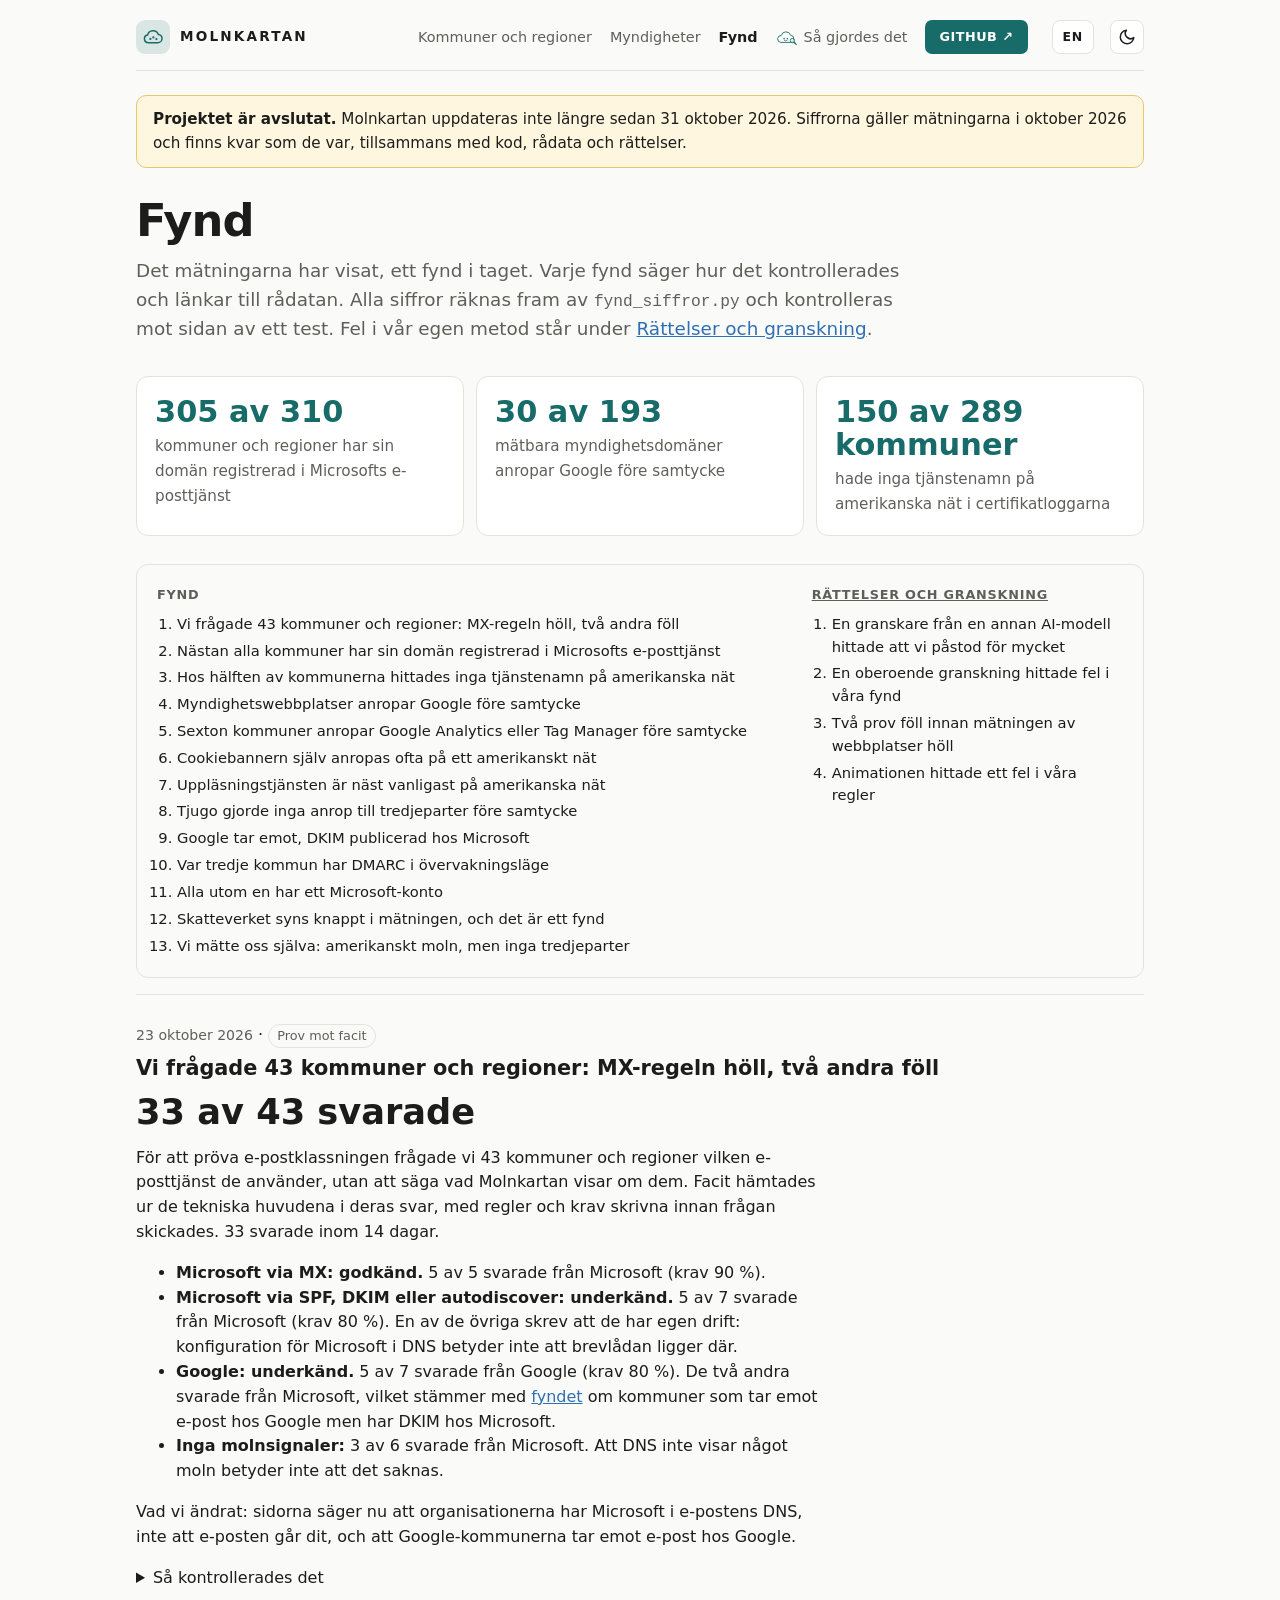
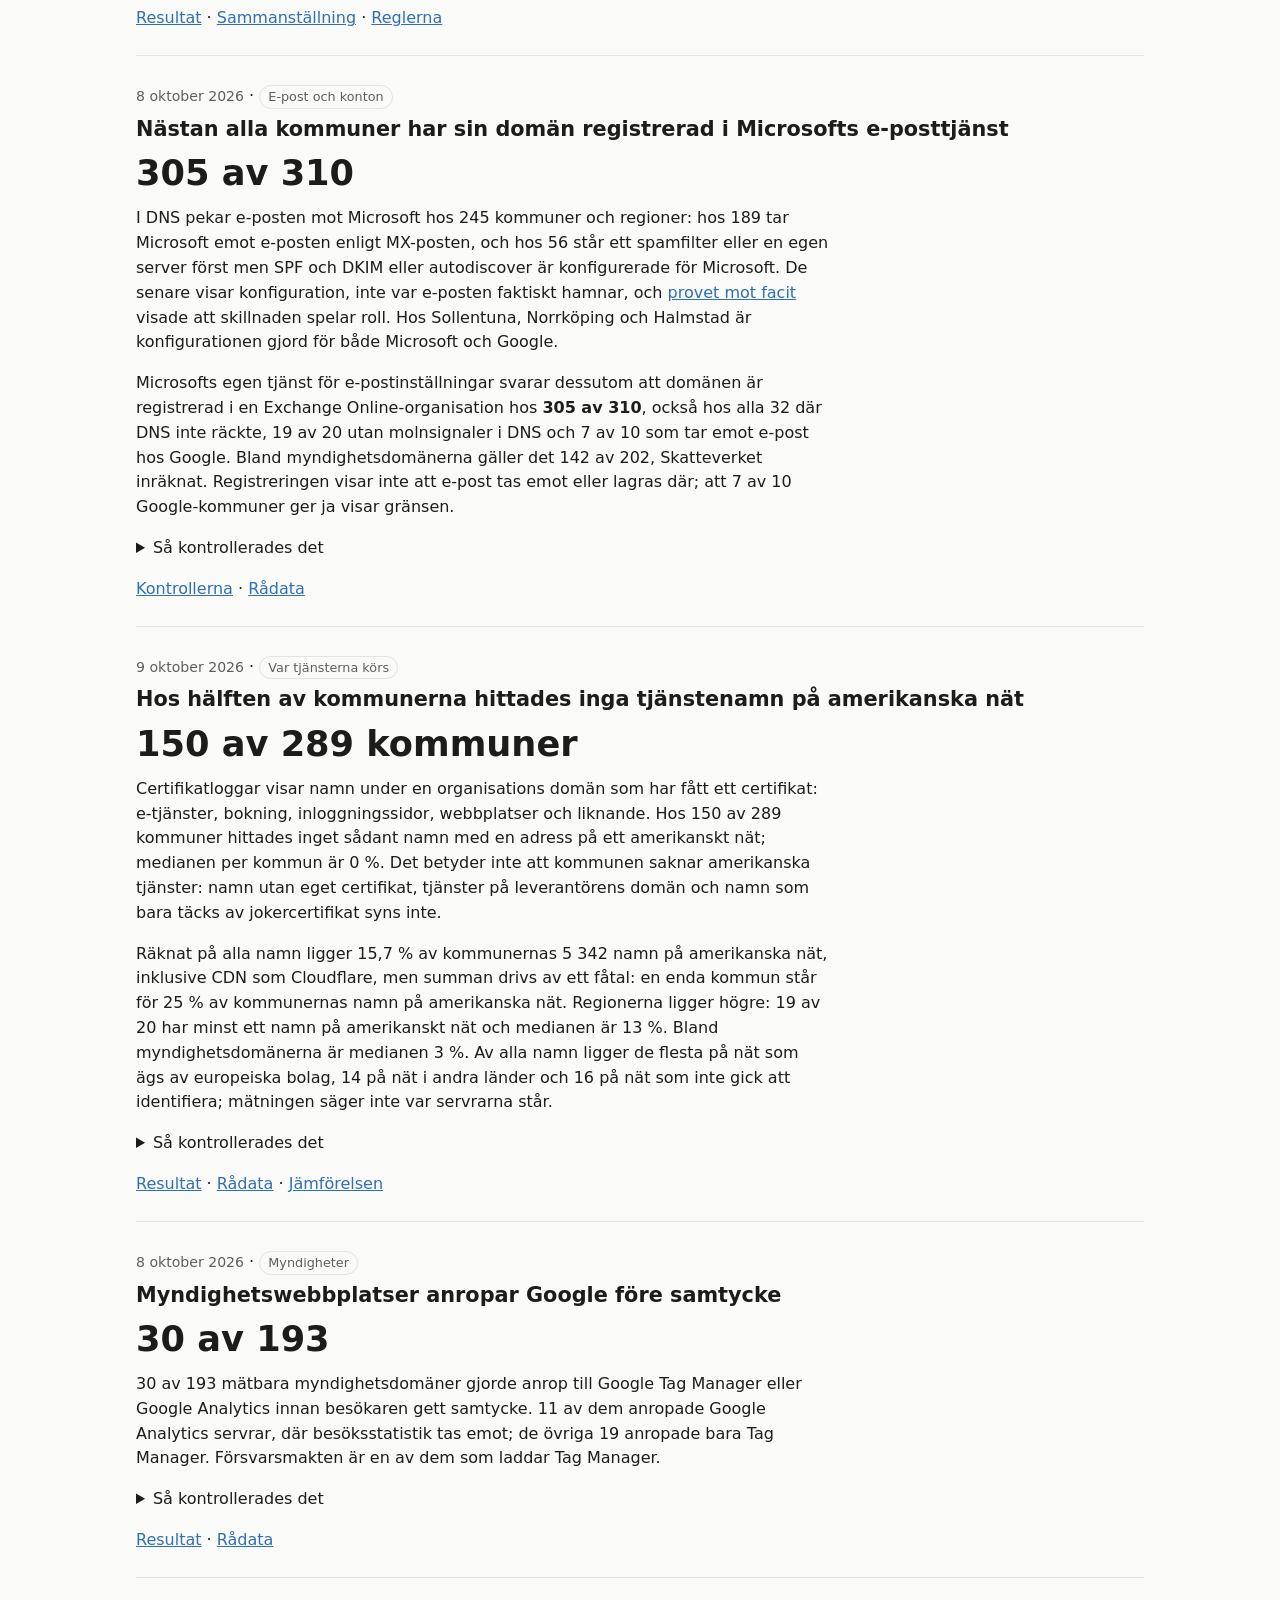
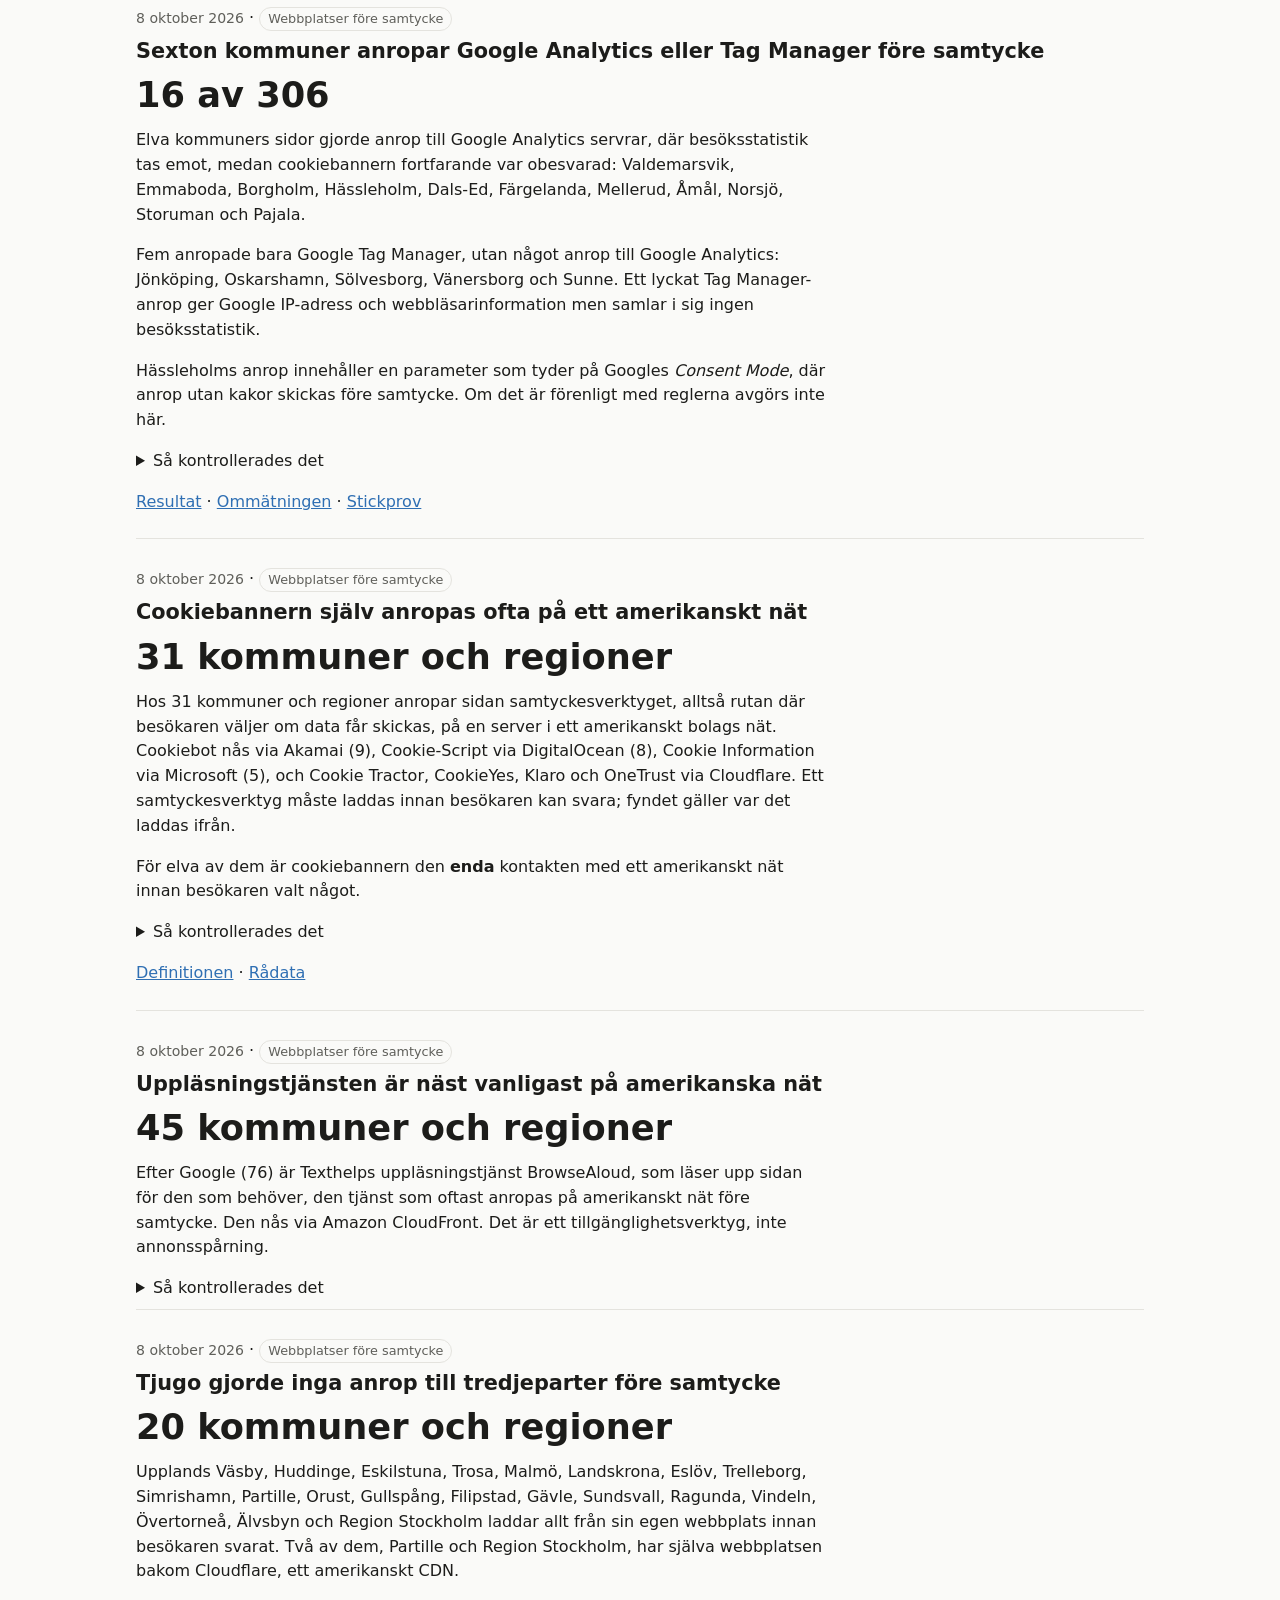
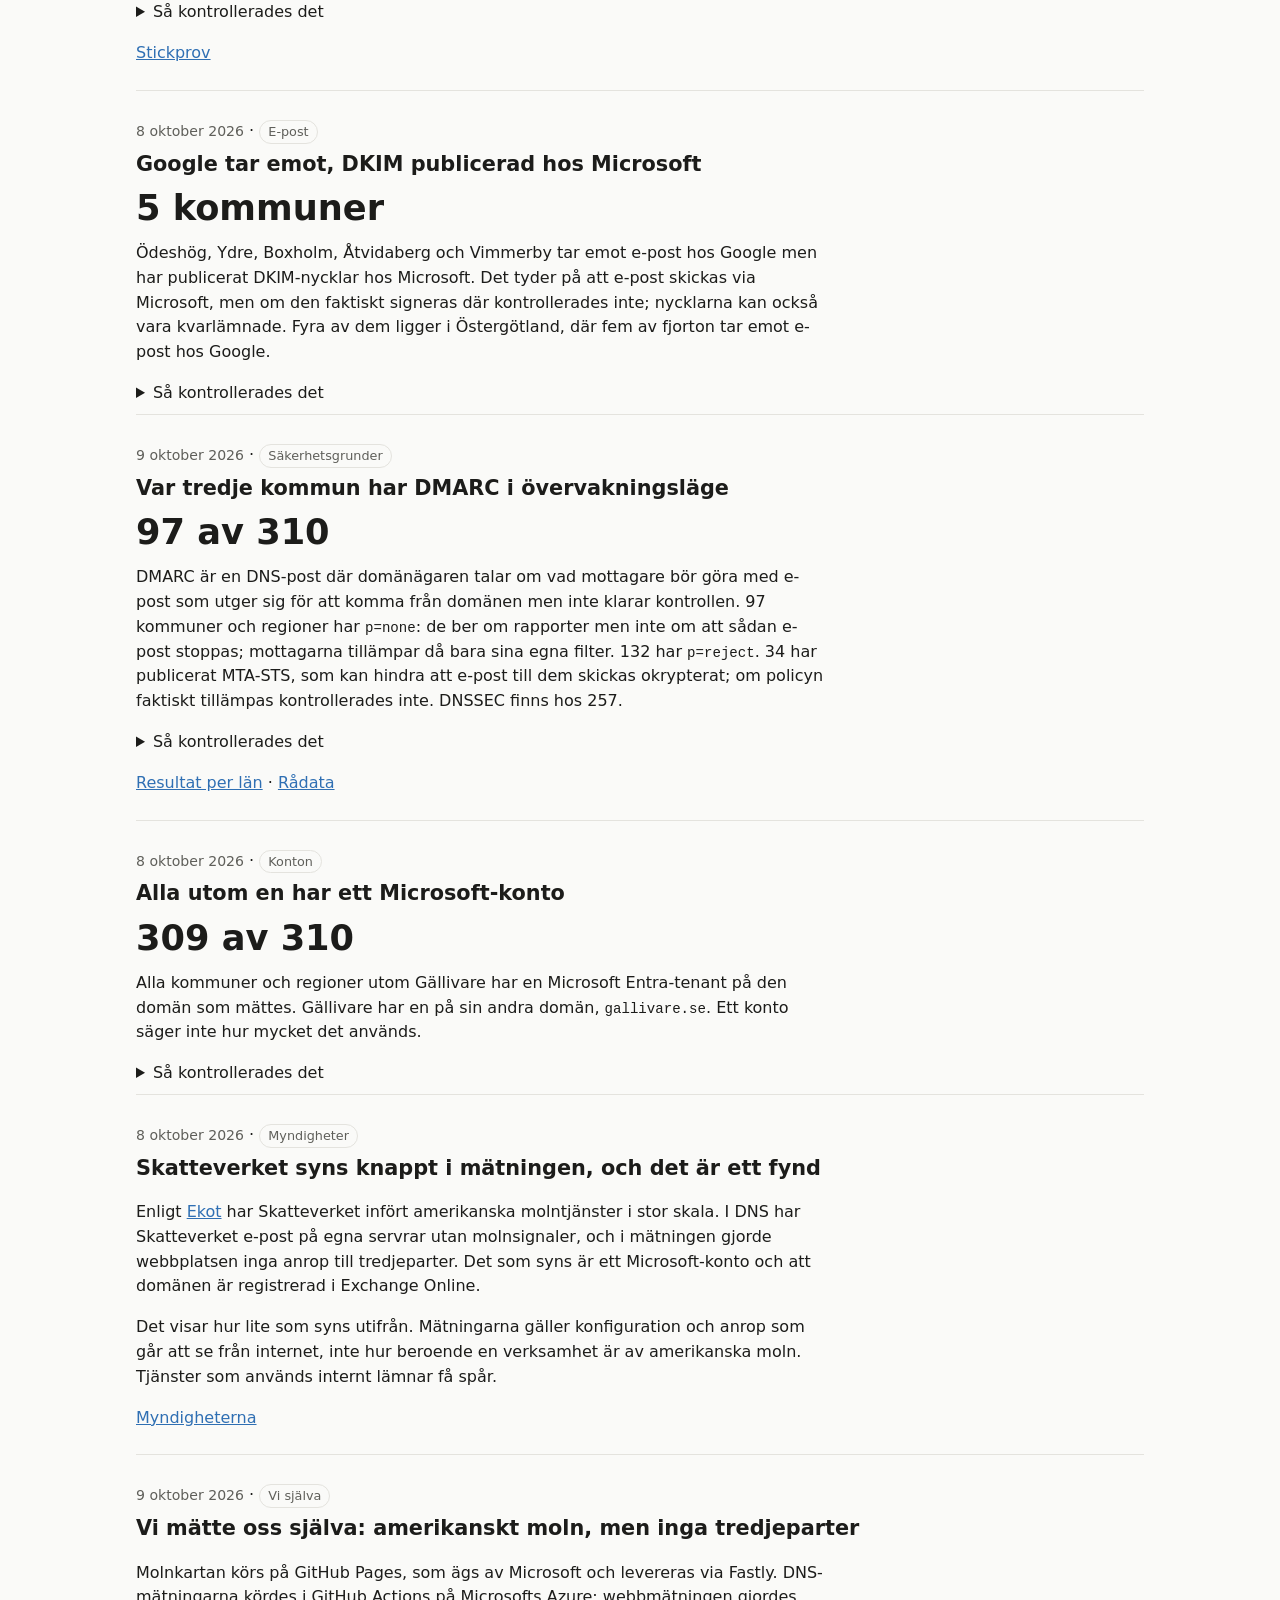
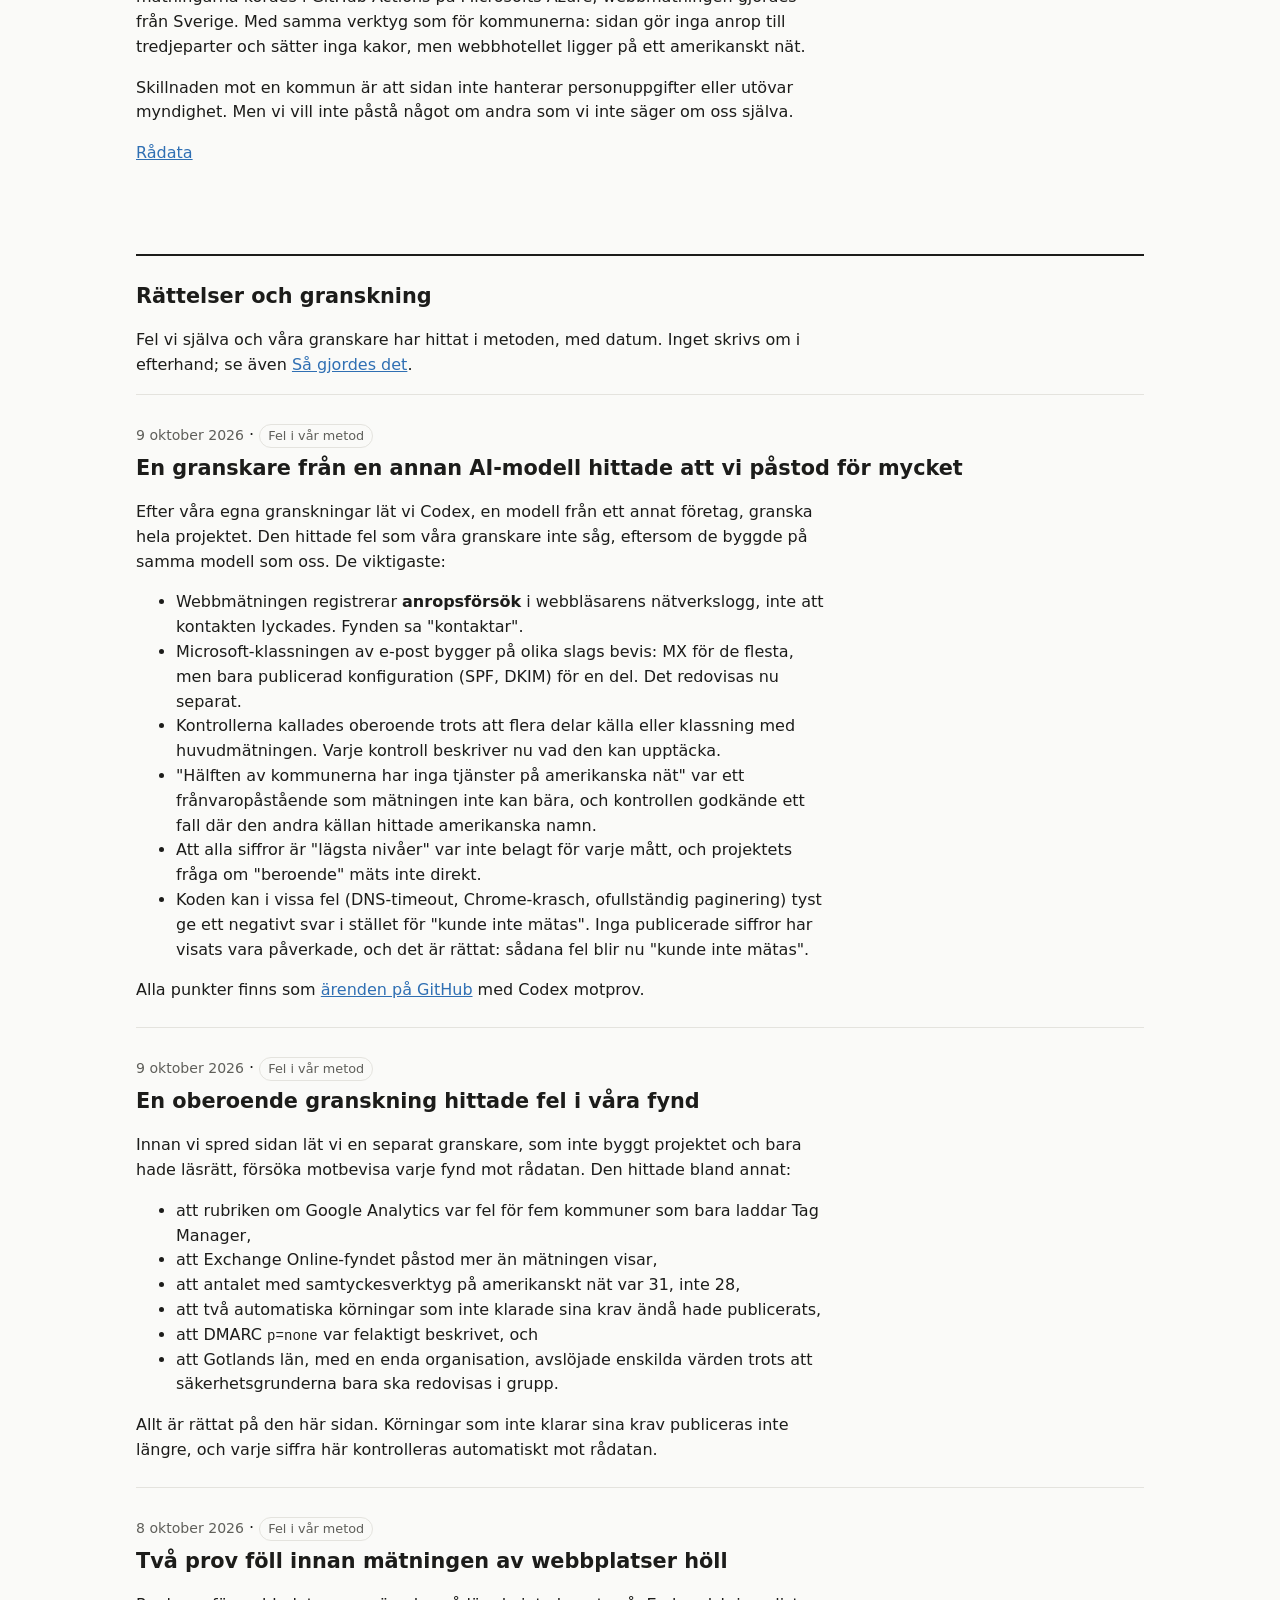
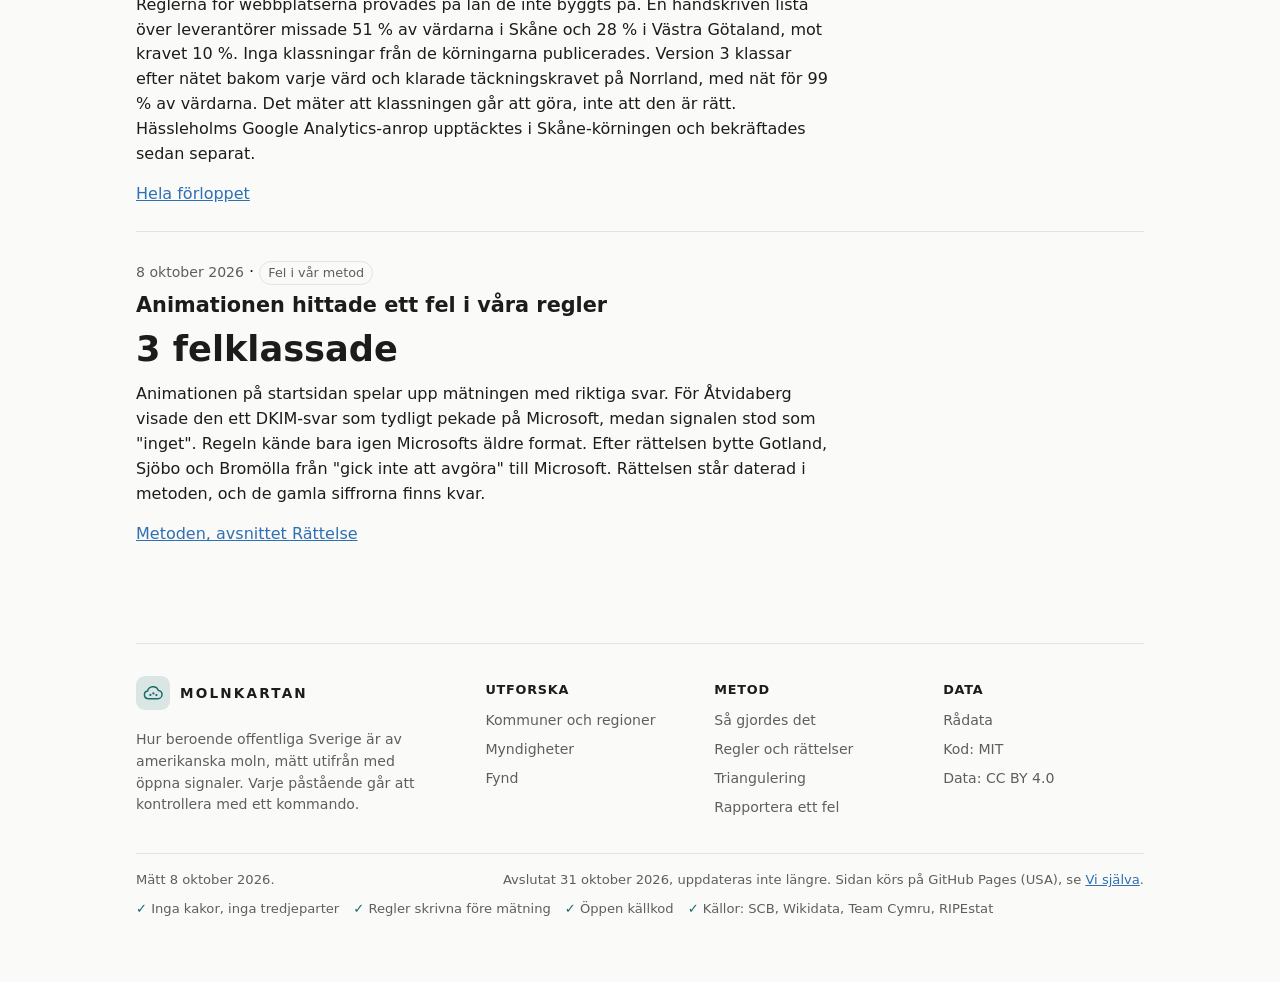
<file: docs/fynd.html>
<!DOCTYPE html>

<html lang="sv">
<head>
<meta charset="utf-8"/>
<meta content="width=device-width, initial-scale=1" name="viewport"/>
<title>Molnkartan · Fynd</title>
<link rel="alternate" hreflang="sv" href="https://molnkartan.se/fynd.html">
<link rel="alternate" hreflang="en" href="https://molnkartan.se/en/fynd.html">
<link rel="alternate" hreflang="x-default" href="https://molnkartan.se/fynd.html">
<script>const SPRAK = "sv", T = {"tema_ljust": "Byt till ljust läge", "tema_morkt": "Byt till mörkt läge", "saknas": "Saknas", "visa_i_tabellen": "Visa i tabellen", "nat_us": "Amerikanskt nät", "nat_eu": "EU/EES-nät", "nat_annat": "Annat nät", "myndighet": "myndighet", "w_inga_anrop": "Inga anrop till någon tredjepart.", "nat_okant": "Okänt nät", "och_till": "… och {n} till", "w_ga": "Anrop till Google Analytics innan besökaren svarat.", "w_gtm": "Anrop till Google Tag Manager innan besökaren svarat.", "w_ingen": "Inga anrop till tredjeparter.", "w_us_en": "{n} värd på amerikanskt nät innan besökaren svarat.", "w_us_flera": "{n} värdar på amerikanskt nät innan besökaren svarat.", "w_inga_us": "Inga amerikanska nät innan besökaren svarat.", "d_ex1": "MX pekar på Microsoft", "d_regel1": "MX pekar på Microsoft (S1)", "d_ex2": "MX pekar på Google", "d_regel2": "MX pekar på Google (S1)", "d_ex3": "Spamfilter framför", "d_regel3": "spamfilter framför, men SPF och DKIM pekar på Microsoft (S2 + S7)", "d_ex4": "Inga molnsignaler i DNS", "d_regel4": "DNS visar inga molnsignaler (S1, S2, S7)", "d_s1": "vem tar emot e-posten", "d_s2": "vem får skicka i kommunens namn", "d_s7": "vem signerar e-posten", "d_s5": "finns en Entra-tenant", "d_s5_namn": "Microsoft-konto", "d_t2": "domänen registrerad?", "d_finns": "finns", "d_svarar": "svarar", "d_spamfilter": "spamfilter/egen", "d_bada": "båda", "d_inget": "inget", "d_annan_lev": "→ annan leverantör", "d_inget_svar": "(inget svar)", "d_annan_server": "→ en annan server", "d_dkim_ms": "DKIM pekar ändå på Microsoft: e-posten skickas troligen därifrån.", "d_exo_men": "Men domänen är registrerad i Microsofts Exchange Online (kontroll {datum}).", "d_exo_ocksa": "Domänen är också registrerad i Exchange Online (kontroll {datum}).", "d_samma_regler": "… och samma regler för alla {n}", "e_ms": "Microsoft", "e_msg": "Microsoft och Google", "e_g": "Google", "e_inga": "Inga molnsignaler", "e_okand": "Gick inte att avgöra", "kunde_inte": "Kunde inte mätas", "w_annat_uk": "Annat nät, t.ex. UK", "w_bara_eu": "Bara EU/EES-nät", "w_ingen_tp": "Ingen tredjepart", "k_ms": "av {n} har Microsoft i e-postens DNS ({pct}); hos {mx} tar Microsoft emot enligt MX", "k_exo": "av {n} har domänen registrerad i Microsofts e-posttjänst Exchange Online (registrering, inte användning; kontroll {datum})", "k_g": "tar emot e-post hos Google (MX)", "k_webb_eu": "har webbplatsen hos en svensk eller europeisk leverantör", "kw_us": "av {n} mätbara anropar amerikanska nät före samtycke ({pct} %)", "kw_ga": "anropar Google Analytics eller Tag Manager före samtycke", "kw_eu": "anropar bara nät som ägs av europeiska bolag före samtycke", "kw_ingen": "gör inga anrop till tredjeparter före samtycke", "v_epost": "E-post (DNS)", "svarar": "Svarar", "svarar_inte": "Svarar inte", "ingen_uppgift": "Ingen uppgift", "v_webb": "Webbplats före samtycke", "v_tjanster": "Tjänster på amerikanska nät", "inga_hittade": "Inga hittade", "under_25": "Under 25 %", "25_49": "25–49 %", "50_mer": "50 % eller mer", "v_google": "Google före samtycke", "bara_gtm": "Bara Tag Manager", "nej_stor": "Nej", "s_dmarc_none": "har DMARC i övervakningsläge (p=none) och ber inte mottagare stoppa förfalskad e-post", "s_reject": "avvisar e-post som förfalskar avsändaren (DMARC p=reject)", "s_mtasts": "har publicerat MTA-STS för krypterad e-post till sig", "s_dnssec": "har DNSSEC-signerad domän", "topp_rad": "{l}: {antal} organisationer", "ja": "ja", "nej": "nej", "sverige_eu": "Sverige/EU", "amerikanska_nat": "Amerikanska nät", "matt_epost": "E-post och konton mätta {tid}.", "matt_webb": "Webbplatser mätta {tid}.", "matt_tjanster": "Tjänster mätta {tid}.", "m_ms": "av {n} domäner har Microsoft i e-postens DNS", "m_inga": "har e-post utan molnsignaler i DNS: egna servrar eller e-postfilter", "m_exo": "har domänen registrerad i Exchange Online (registrering, inte användning; kontroll {datum})", "m_us": "av {n} mätbara webbplatser anropar amerikanska nät före samtycke"};
const t = (k, v = {}) => T[k].replace(/\{(\w+)\}/g, (_, n) => v[n]);</script>
<meta content="Det Molnkartan har hittat, med hur varje fynd kontrollerades och var datan finns." name="description"/>
<link href="https://molnkartan.se/fynd.html" rel="canonical"/>
<meta content="website" property="og:type"/>
<meta content="Molnkartan" property="og:site_name"/>
<meta content="sv_SE" property="og:locale"/>
<meta content="Molnkartan – fynd" property="og:title"/>
<meta content="Det Molnkartan har hittat, med hur varje fynd kontrollerades och var datan finns." property="og:description"/>
<meta content="https://molnkartan.se/fynd.html" property="og:url"/>
<meta content="https://molnkartan.se/dela.png" property="og:image"/>
<meta content="1200" property="og:image:width"/>
<meta content="630" property="og:image:height"/>
<meta content="Molnkartan: amerikanska moln i svensk offentlig sektor" property="og:image:alt"/>
<meta content="summary_large_image" name="twitter:card"/>
<meta content="Reda Ekengren" name="author"/>
<script type="application/ld+json">{"@context": "https://schema.org", "@type": "Report", "name": "Molnkartans fynd", "url": "https://molnkartan.se/fynd.html", "inLanguage": "sv", "author": {"@type": "Person", "name": "Reda Ekengren"}, "license": "https://creativecommons.org/licenses/by/4.0/", "about": "Amerikanska molntjänster i svensk offentlig sektor"}</script>
<link href="stil.css" rel="stylesheet"/>
<script src="tema.js"></script>
</head>
<body>
<svg aria-hidden="true" height="0" style="position:absolute" width="0"><symbol id="gubbe" viewbox="0 0 120 100"><path d="M26 80h52a20 20 0 0 0 2-39.9A27 27 0 0 0 28 42a19 19 0 0 0-2 38z" fill="var(--yta)" stroke="currentColor" stroke-linejoin="round" stroke-width="5"></path><g class="ogon"><circle cx="44" cy="60" fill="currentColor" r="4.5"></circle><circle cx="62" cy="60" fill="currentColor" r="4.5"></circle></g><path d="M45 69q8 6 16 0" fill="none" stroke="currentColor" stroke-linecap="round" stroke-width="4"></path><circle cx="90" cy="70" fill="var(--bg)" fill-opacity=".6" r="12" stroke="currentColor" stroke-width="5"></circle><path d="M99 79l12 12" stroke="currentColor" stroke-linecap="round" stroke-width="7"></path></symbol></svg>
<main>
<header class="sidhuvud">
<a class="marke" href="./"><svg aria-hidden="true" viewbox="0 0 32 32"><path d="M9.5 23.5h13a5.5 5.5 0 0 0 .6-10.97A7.5 7.5 0 0 0 8.7 13.4 5.1 5.1 0 0 0 9.5 23.5z" fill="none" stroke="currentColor" stroke-linejoin="round" stroke-width="2"></path><circle cx="12.5" cy="18.5" r="1.5"></circle><circle cx="16.5" cy="16.5" r="1.5"></circle><circle cx="20.5" cy="18.8" r="1.5"></circle></svg><span>Molnkartan</span></a>
<nav class="meny"><a href="./">Kommuner och regioner</a><a href="myndigheter.html">Myndigheter</a><a aria-current="page" href="fynd.html">Fynd</a><a class="sa-gjordes" href="om.html"><svg aria-hidden="true" class="gubbe-mini" viewbox="0 0 120 100"><use href="#gubbe"></use></svg>Så gjordes det</a><a class="knapp" href="https://github.com/RedaEkengren/molnkartan">GitHub ↗</a></nav>
<a class="sprakval" href="en/fynd.html" hreflang="en" lang="en" title="English">EN</a><button aria-label="Byt läge" class="temaknapp" type="button"><svg aria-hidden="true" class="mane" fill="none" stroke="currentColor" stroke-linecap="round" stroke-linejoin="round" stroke-width="2" viewbox="0 0 24 24"><path d="M21 12.8A9 9 0 1 1 11.2 3a7 7 0 0 0 9.8 9.8z"></path></svg><svg aria-hidden="true" class="sol" fill="none" stroke="currentColor" stroke-linecap="round" stroke-width="2" viewbox="0 0 24 24"><circle cx="12" cy="12" r="4"></circle><path d="M12 2v2M12 20v2M4.9 4.9l1.4 1.4M17.7 17.7l1.4 1.4M2 12h2M20 12h2M4.9 19.1l1.4-1.4M17.7 6.3l1.4-1.4"></path></svg></button>
</header>
<p class="avslutat" role="note"><b>Projektet är avslutat.</b> Molnkartan uppdateras inte längre sedan 31 oktober 2026. Siffrorna gäller mätningarna i oktober 2026 och finns kvar som de var, tillsammans med kod, rådata och rättelser.</p>
<h1>Fynd</h1>
<p class="ingress">Det mätningarna har visat, ett fynd i taget. Varje fynd säger hur det kontrollerades och länkar till rådatan. Alla siffror räknas fram av <code>fynd_siffror.py</code> och kontrolleras mot sidan av ett test. Fel i vår egen metod står under <a href="#rattelser">Rättelser och granskning</a>.</p>
<div class="huvudfynd"><a href="#exchange-online"><b>305 av 310</b><span>kommuner och regioner har sin domän registrerad i Microsofts e-posttjänst</span></a><a href="#myndigheter-ga"><b>30 av 193</b><span>mätbara myndighetsdomäner anropar Google före samtycke</span></a><a href="#tjanster"><b>150 av 289 kommuner</b><span>hade inga tjänstenamn på amerikanska nät i certifikatloggarna</span></a></div>
<nav aria-label="Innehåll" class="innehall">
<div><h2>Fynd</h2><ol><li><a href="#validering">Vi frågade 43 kommuner och regioner: MX-regeln höll, två andra föll</a></li><li><a href="#exchange-online">Nästan alla kommuner har sin domän registrerad i Microsofts e-posttjänst</a></li><li><a href="#tjanster">Hos hälften av kommunerna hittades inga tjänstenamn på amerikanska nät</a></li><li><a href="#myndigheter-ga">Myndighetswebbplatser anropar Google före samtycke</a></li><li><a href="#google-analytics">Sexton kommuner anropar Google Analytics eller Tag Manager före samtycke</a></li><li><a href="#samtyckesverktyget">Cookiebannern själv anropas ofta på ett amerikanskt nät</a></li><li><a href="#browsealoud">Uppläsningstjänsten är näst vanligast på amerikanska nät</a></li><li><a href="#ingen-tredjepart">Tjugo gjorde inga anrop till tredjeparter före samtycke</a></li><li><a href="#google-tar-emot">Google tar emot, DKIM publicerad hos Microsoft</a></li><li><a href="#sakerhetsgrunder">Var tredje kommun har DMARC i övervakningsläge</a></li><li><a href="#tenant">Alla utom en har ett Microsoft-konto</a></li><li><a href="#skatteverket">Skatteverket syns knappt i mätningen, och det är ett fynd</a></li><li><a href="#vi-sjalva">Vi mätte oss själva: amerikanskt moln, men inga tredjeparter</a></li></ol></div>
<div><h2><a href="#rattelser">Rättelser och granskning</a></h2><ol><li><a href="#granskning-codex">En granskare från en annan AI-modell hittade att vi påstod för mycket</a></li><li><a href="#granskning">En oberoende granskning hittade fel i våra fynd</a></li><li><a href="#holdout">Två prov föll innan mätningen av webbplatser höll</a></li><li><a href="#dkim-felet">Animationen hittade ett fel i våra regler</a></li></ol></div>
</nav>
<article class="fynd" id="validering">
<time datetime="2026-10-23">23 oktober 2026</time> · <span class="metod">Prov mot facit</span>
<h2>Vi frågade 43 kommuner och regioner: MX-regeln höll, två andra föll</h2>
<div class="tal">33 av 43 svarade</div>
<p>För att pröva e-postklassningen frågade vi 43 kommuner och regioner vilken e-posttjänst de använder, utan att säga vad Molnkartan visar om dem. Facit hämtades ur de tekniska huvudena i deras svar, med regler och krav skrivna innan frågan skickades. 33 svarade inom 14 dagar.</p>
<ul>
<li><b>Microsoft via MX: godkänd.</b> 5 av 5 svarade från Microsoft (krav 90 %).</li>
<li><b>Microsoft via SPF, DKIM eller autodiscover: underkänd.</b> 5 av 7 svarade från Microsoft (krav 80 %). En av de övriga skrev att de har egen drift: konfiguration för Microsoft i DNS betyder inte att brevlådan ligger där.</li>
<li><b>Google: underkänd.</b> 5 av 7 svarade från Google (krav 80 %). De två andra svarade från Microsoft, vilket stämmer med <a href="#google-tar-emot">fyndet</a> om kommuner som tar emot e-post hos Google men har DKIM hos Microsoft.</li>
<li><b>Inga molnsignaler:</b> 3 av 6 svarade från Microsoft. Att DNS inte visar något moln betyder inte att det saknas.</li>
</ul>
<p>Vad vi ändrat: sidorna säger nu att organisationerna har Microsoft i e-postens DNS, inte att e-posten går dit, och att Google-kommunerna tar emot e-post hos Google.</p>
<details><summary>Så kontrollerades det</summary>
<p>Huvudena visar vilket system brevlådan som svarade sitter i, inte vilken server som tar emot e-post först. Svar från ärendesystem och automatiska svar visar ofta varken Microsoft eller Google och räknas då som annat; 5 sådana svar sa i texten att de har egen drift eller Microsoft 365, men texten används bara där huvudena är tvetydiga. Ett svar kom från ett kommunalförbund som frågan vidarebefordrats till och räknas inte. Med 7 svar per klass flyttar ett enda svar resultatet med mer än 10 procentenheter. 10 svarade inte och redovisas som bortfall.</p>
</details>
<p><a href="https://github.com/RedaEkengren/molnkartan/blob/main/RESULTAT-validering.md">Resultat</a> · <a href="https://github.com/RedaEkengren/molnkartan/blob/main/data/validering-2026-10-23.json">Sammanställning</a> · <a href="https://github.com/RedaEkengren/molnkartan/blob/main/METOD.md">Reglerna</a></p>
</article>
<article class="fynd" id="exchange-online">
<time datetime="2026-10-08">8 oktober 2026</time> · <span class="metod">E-post och konton</span>
<h2>Nästan alla kommuner har sin domän registrerad i Microsofts e-posttjänst</h2>
<div class="tal">305 av 310</div>
<p>I DNS pekar e-posten mot Microsoft hos 245 kommuner och regioner: hos 189 tar Microsoft emot e-posten enligt MX-posten, och hos 56 står ett spamfilter eller en egen server först men SPF och DKIM eller autodiscover är konfigurerade för Microsoft. De senare visar konfiguration, inte var e-posten faktiskt hamnar, och <a href="#validering">provet mot facit</a> visade att skillnaden spelar roll. Hos Sollentuna, Norrköping och Halmstad är konfigurationen gjord för både Microsoft och Google.</p>
<p>Microsofts egen tjänst för e-postinställningar svarar dessutom att domänen är registrerad i en Exchange Online-organisation hos <b>305 av 310</b>, också hos alla 32 där DNS inte räckte, 19 av 20 utan molnsignaler i DNS och 7 av 10 som tar emot e-post hos Google. Bland myndighetsdomänerna gäller det 142 av 202, Skatteverket inräknat. Registreringen visar inte att e-post tas emot eller lagras där; att 7 av 10 Google-kommuner ger ja visar gränsen.</p>
<details><summary>Så kontrollerades det</summary>
<p>Kontrollerna prövar olika delar av mätkedjan och delar en del med den: e-postklassen frågades via tre andra DNS-resolvrar (512 av 512 lika; samma poster och samma regler, så det prövar resolvrarna, inte reglerna), Microsoft-konton via en andra ändpunkt hos Microsoft (512 av 512), näten bakom tredjepartsvärdar via RIPEstat (338 av 338 samma ASN; prövar registret, inte vilken adress webbläsaren använde). Exchange Online-svaret föll först på kravet på grund av ett fel i vår kod och strypning; efter rättelsen 331 av 333 bland de Microsoft-klassade. En senare körning från GitHub Actions klarade inte kravet och publiceras inte. Bara ja eller nej sparas.</p>
</details>
<p><a href="https://github.com/RedaEkengren/molnkartan/blob/main/RESULTAT-triangulering.md">Kontrollerna</a> · <a href="https://github.com/RedaEkengren/molnkartan/blob/main/data/triangulering-2026-10-08T165750Z.json">Rådata</a></p>
</article>
<article class="fynd" id="tjanster">
<time datetime="2026-10-09">9 oktober 2026</time> · <span class="metod">Var tjänsterna körs</span>
<h2>Hos hälften av kommunerna hittades inga tjänstenamn på amerikanska nät</h2>
<div class="tal">150 av 289 kommuner</div>
<p>Certifikatloggar visar namn under en organisations domän som har fått ett certifikat: e-tjänster, bokning, inloggningssidor, webbplatser och liknande. Hos 150 av 289 kommuner hittades inget sådant namn med en adress på ett amerikanskt nät; medianen per kommun är 0 %. Det betyder inte att kommunen saknar amerikanska tjänster: namn utan eget certifikat, tjänster på leverantörens domän och namn som bara täcks av jokercertifikat syns inte.</p>
<p>Räknat på alla namn ligger 15,7 % av kommunernas 5 342 namn på amerikanska nät, inklusive CDN som Cloudflare, men summan drivs av ett fåtal: en enda kommun står för 25 % av kommunernas namn på amerikanska nät. Regionerna ligger högre: 19 av 20 har minst ett namn på amerikanskt nät och medianen är 13 %. Bland myndighetsdomänerna är medianen 3 %. Av alla namn ligger de flesta på nät som ägs av europeiska bolag, 14 på nät i andra länder och 16 på nät som inte gick att identifiera; mätningen säger inte var servrarna står.</p>
<details><summary>Så kontrollerades det</summary>
<p>Namnen kommer från crt.sh, med Certspotter som reserv. Ett namn räknas om det har en publik IPv4-adress vid mätningen; det visar inte att en tjänst faktiskt körs där. Namn som pekar på interna adresser (1 268 totalt) räknas inte, och antalet sparas bara som en total. Inga värdnamn sparas eller publiceras. Den första körningen föll på kravet för andel namn med nät och publicerades aldrig.</p>
<p>Som jämförelse mättes 20 slumpvis valda organisationer också med den andra källan: andelen skilde högst 15 procentenheter för 18 av 20 (krav 16). Det jämför andelar, inte att namnlistan är fullständig, och båda källorna läser samma certifikatloggar. Toleransen räcker inte för att pröva nollkategorin: för Grums hittade huvudkällan inga namn på amerikanska nät men den andra källan gjorde det. Riktningen på felet från jokercertifikat och domänurval är inte undersökt.</p>
</details>
<p><a href="https://github.com/RedaEkengren/molnkartan/blob/main/RESULTAT-tjanster.md">Resultat</a> · <a href="https://github.com/RedaEkengren/molnkartan/blob/main/data/cert-2026-10-08T204928Z.json">Rådata</a> · <a href="https://github.com/RedaEkengren/molnkartan/blob/main/data/triangulering-t6-2026-10-09T081527Z.json">Jämförelsen</a></p>
</article>
<article class="fynd" id="myndigheter-ga">
<time datetime="2026-10-08">8 oktober 2026</time> · <span class="metod">Myndigheter</span>
<h2>Myndighetswebbplatser anropar Google före samtycke</h2>
<div class="tal">30 av 193</div>
<p>30 av 193 mätbara myndighetsdomäner gjorde anrop till Google Tag Manager eller Google Analytics innan besökaren gett samtycke. 11 av dem anropade Google Analytics servrar, där besöksstatistik tas emot; de övriga 19 anropade bara Tag Manager. Försvarsmakten är en av dem som laddar Tag Manager.</p>
<details><summary>Så kontrollerades det</summary>
<p>Mätningen registrerar anropsförsök i webbläsarens nätverkslogg; om anropet lyckades sparas inte. Försvarsmakten kontrollerades i en vanlig Chrome utan samtyckeskaka: <code>googletagmanager.com/gtm.js</code> fanns i webbläsarens resurslista, alltså laddad, men inga anrop till Google Analytics. Ett lyckat anrop till Tag Manager ger Google besökarens IP-adress och webbläsarinformation; det betyder inte att besöksstatistik samlas in.</p>
</details>
<p><a href="https://github.com/RedaEkengren/molnkartan/blob/main/RESULTAT-myndigheter.md">Resultat</a> · <a href="https://github.com/RedaEkengren/molnkartan/blob/main/data/webb-organisationer-myndigheter-matning-2026-10-08T164403Z.json">Rådata</a></p>
</article>
<article class="fynd" id="google-analytics">
<time datetime="2026-10-08">8 oktober 2026</time> · <span class="metod">Webbplatser före samtycke</span>
<h2>Sexton kommuner anropar Google Analytics eller Tag Manager före samtycke</h2>
<div class="tal">16 av 306</div>
<p>Elva kommuners sidor gjorde anrop till Google Analytics servrar, där besöksstatistik tas emot, medan cookiebannern fortfarande var obesvarad: Valdemarsvik, Emmaboda, Borgholm, Hässleholm, Dals-Ed, Färgelanda, Mellerud, Åmål, Norsjö, Storuman och Pajala.</p>
<p>Fem anropade bara Google Tag Manager, utan något anrop till Google Analytics: Jönköping, Oskarshamn, Sölvesborg, Vänersborg och Sunne. Ett lyckat Tag Manager-anrop ger Google IP-adress och webbläsarinformation men samlar i sig ingen besöksstatistik.</p>
<p>Hässleholms anrop innehåller en parameter som tyder på Googles <i>Consent Mode</i>, där anrop utan kakor skickas före samtycke. Om det är förenligt med reglerna avgörs inte här.</p>
<details><summary>Så kontrollerades det</summary>
<p>Headless Chrome med nätverkslogg, ingen knapp klickad. Loggen visar anropsförsök; om anropet lyckades sparas inte. I en vanlig Chrome nådde Hässleholms anrop Google Analytics, som svarade (HTTP 503), och Tag Manager laddades för Jönköping och Sunne. Före varje körning kontrolleras att en tom sida ger noll träffar och att en sida med Google Analytics ger träff. Alla sexton mättes om den 9 oktober med samma resultat.</p>
</details>
<p><a href="https://github.com/RedaEkengren/molnkartan/blob/main/RESULTAT-webb.md">Resultat</a> · <a href="https://github.com/RedaEkengren/molnkartan/blob/main/data/webb-ga16-2026-10-09T003706Z.json">Ommätningen</a> · <a href="https://github.com/RedaEkengren/molnkartan/blob/main/data/stickprov-2026-10-09.json">Stickprov</a></p>
</article>
<article class="fynd" id="samtyckesverktyget">
<time datetime="2026-10-08">8 oktober 2026</time> · <span class="metod">Webbplatser före samtycke</span>
<h2>Cookiebannern själv anropas ofta på ett amerikanskt nät</h2>
<div class="tal">31 kommuner och regioner</div>
<p>Hos 31 kommuner och regioner anropar sidan samtyckesverktyget, alltså rutan där besökaren väljer om data får skickas, på en server i ett amerikanskt bolags nät. Cookiebot nås via Akamai (9), Cookie-Script via DigitalOcean (8), Cookie Information via Microsoft (5), och Cookie Tractor, CookieYes, Klaro och OneTrust via Cloudflare. Ett samtyckesverktyg måste laddas innan besökaren kan svara; fyndet gäller var det laddas ifrån.</p>
<p>För elva av dem är cookiebannern den <b>enda</b> kontakten med ett amerikanskt nät innan besökaren valt något.</p>
<details><summary>Så kontrollerades det</summary>
<p>Varje tredjepartsvärd slogs upp till sitt nät (ASN) i samband med mätningen. Vilka domäner som räknas som samtyckesverktyg står i <code>fynd_siffror.py</code>. Att ett verktyg hämtas från ett amerikanskt nät säger inte var verktygets egna servrar och databaser står.</p>
</details>
<p><a href="https://github.com/RedaEkengren/molnkartan/blob/main/fynd_siffror.py">Definitionen</a> · <a href="https://github.com/RedaEkengren/molnkartan/blob/main/data/webb-organisationer-sverige-2026-10-08T162614Z.json">Rådata</a></p>
</article>
<article class="fynd" id="browsealoud">
<time datetime="2026-10-08">8 oktober 2026</time> · <span class="metod">Webbplatser före samtycke</span>
<h2>Uppläsningstjänsten är näst vanligast på amerikanska nät</h2>
<div class="tal">45 kommuner och regioner</div>
<p>Efter Google (76) är Texthelps uppläsningstjänst BrowseAloud, som läser upp sidan för den som behöver, den tjänst som oftast anropas på amerikanskt nät före samtycke. Den nås via Amazon CloudFront. Det är ett tillgänglighetsverktyg, inte annonsspårning.</p>
<details><summary>Så kontrollerades det</summary>
<p>Adresserna jämfördes med Amazons publicerade lista över IP-adresser: de tillhör CloudFront, ett CDN med servrar över hela världen. Besökaren svarar troligen en server i Europa. Var Texthelps egna servrar står syns inte utifrån.</p>
</details>
</article>
<article class="fynd" id="ingen-tredjepart">
<time datetime="2026-10-08">8 oktober 2026</time> · <span class="metod">Webbplatser före samtycke</span>
<h2>Tjugo gjorde inga anrop till tredjeparter före samtycke</h2>
<div class="tal">20 kommuner och regioner</div>
<p>Upplands Väsby, Huddinge, Eskilstuna, Trosa, Malmö, Landskrona, Eslöv, Trelleborg, Simrishamn, Partille, Orust, Gullspång, Filipstad, Gävle, Sundsvall, Ragunda, Vindeln, Övertorneå, Älvsbyn och Region Stockholm laddar allt från sin egen webbplats innan besökaren svarat. Två av dem, Partille och Region Stockholm, har själva webbplatsen bakom Cloudflare, ett amerikanskt CDN.</p>
<details><summary>Så kontrollerades det</summary>
<p>Huddinge kontrollerades i en vanlig Chrome med obesvarad cookiebanner: alla 31 resurser hämtades från <code>www.huddinge.se</code>.</p>
</details>
<p><a href="https://github.com/RedaEkengren/molnkartan/blob/main/data/stickprov-2026-10-09.json">Stickprov</a></p>
</article>
<article class="fynd" id="google-tar-emot">
<time datetime="2026-10-08">8 oktober 2026</time> · <span class="metod">E-post</span>
<h2>Google tar emot, DKIM publicerad hos Microsoft</h2>
<div class="tal">5 kommuner</div>
<p>Ödeshög, Ydre, Boxholm, Åtvidaberg och Vimmerby tar emot e-post hos Google men har publicerat DKIM-nycklar hos Microsoft. Det tyder på att e-post skickas via Microsoft, men om den faktiskt signeras där kontrollerades inte; nycklarna kan också vara kvarlämnade. Fyra av dem ligger i Östergötland, där fem av fjorton tar emot e-post hos Google.</p>
<details><summary>Så kontrollerades det</summary>
<p><code>dig +short MX atvidaberg.se</code> pekar på Google; <code>dig +short CNAME selector1._domainkey.atvidaberg.se</code> pekar på Microsoft. Alla fem kontrollerades igen den 9 oktober.</p>
</details>
</article>
<article class="fynd" id="sakerhetsgrunder">
<time datetime="2026-10-09">9 oktober 2026</time> · <span class="metod">Säkerhetsgrunder</span>
<h2>Var tredje kommun har DMARC i övervakningsläge</h2>
<div class="tal">97 av 310</div>
<p>DMARC är en DNS-post där domänägaren talar om vad mottagare bör göra med e-post som utger sig för att komma från domänen men inte klarar kontrollen. 97 kommuner och regioner har <code>p=none</code>: de ber om rapporter men inte om att sådan e-post stoppas; mottagarna tillämpar då bara sina egna filter. 132 har <code>p=reject</code>. 34 har publicerat MTA-STS, som kan hindra att e-post till dem skickas okrypterat; om policyn faktiskt tillämpas kontrollerades inte. DNSSEC finns hos 257.</p>
<details><summary>Så kontrollerades det</summary>
<p>Uppslagen gjordes via 1.1.1.1. DNS-signalerna upprepades via 9.9.9.9: 510–512 av 512 lika per signal. DNS-fel räknas som fel, inte som saknade poster, och en körning med mer än 2 % fel publiceras inte. Resultatet redovisas bara per län, och län med färre än fem organisationer slås ihop, aldrig per organisation.</p>
</details>
<p><a href="https://github.com/RedaEkengren/molnkartan/blob/main/RESULTAT-sakerhet.md">Resultat per län</a> · <a href="https://github.com/RedaEkengren/molnkartan/blob/main/data/sakerhet-2026-10-09T004643Z.json">Rådata</a></p>
</article>
<article class="fynd" id="tenant">
<time datetime="2026-10-08">8 oktober 2026</time> · <span class="metod">Konton</span>
<h2>Alla utom en har ett Microsoft-konto</h2>
<div class="tal">309 av 310</div>
<p>Alla kommuner och regioner utom Gällivare har en Microsoft Entra-tenant på den domän som mättes. Gällivare har en på sin andra domän, <code>gallivare.se</code>. Ett konto säger inte hur mycket det används.</p>
<details><summary>Så kontrollerades det</summary>
<p>Microsofts publika OpenID-adress svarar 200 för en domän med tenant och 400 utan. Kontrollerat mot <code>benbo.se</code> och en påhittad domän, som båda gav 400.</p>
</details>
</article>
<article class="fynd" id="skatteverket">
<time datetime="2026-10-08">8 oktober 2026</time> · <span class="metod">Myndigheter</span>
<h2>Skatteverket syns knappt i mätningen, och det är ett fynd</h2>
<p>Enligt <a href="https://www.sverigesradio.se/artikel/skatteverket-inforde-molntjanster-trots-avradan">Ekot</a> har Skatteverket infört amerikanska molntjänster i stor skala. I DNS har Skatteverket e-post på egna servrar utan molnsignaler, och i mätningen gjorde webbplatsen inga anrop till tredjeparter. Det som syns är ett Microsoft-konto och att domänen är registrerad i Exchange Online.</p>
<p>Det visar hur lite som syns utifrån. Mätningarna gäller konfiguration och anrop som går att se från internet, inte hur beroende en verksamhet är av amerikanska moln. Tjänster som används internt lämnar få spår.</p>
<p><a href="myndigheter.html">Myndigheterna</a></p>
</article>
<article class="fynd" id="vi-sjalva">
<time datetime="2026-10-09">9 oktober 2026</time> · <span class="metod">Vi själva</span>
<h2>Vi mätte oss själva: amerikanskt moln, men inga tredjeparter</h2>
<p>Molnkartan körs på GitHub Pages, som ägs av Microsoft och levereras via Fastly. DNS-mätningarna kördes i GitHub Actions på Microsofts Azure; webbmätningen gjordes från Sverige. Med samma verktyg som för kommunerna: sidan gör inga anrop till tredjeparter och sätter inga kakor, men webbhotellet ligger på ett amerikanskt nät.</p>
<p>Skillnaden mot en kommun är att sidan inte hanterar personuppgifter eller utövar myndighet. Men vi vill inte påstå något om andra som vi inte säger om oss själva.</p>
<p><a href="https://github.com/RedaEkengren/molnkartan/blob/main/data/webb-organisationer-sjalv-2026-10-09T004830Z.json">Rådata</a></p>
</article>
<h2 class="avsnitt" id="rattelser">Rättelser och granskning</h2>
<p>Fel vi själva och våra granskare har hittat i metoden, med datum. Inget skrivs om i efterhand; se även <a href="om.html">Så gjordes det</a>.</p>
<article class="fynd" id="granskning-codex">
<time datetime="2026-10-09">9 oktober 2026</time> · <span class="metod">Fel i vår metod</span>
<h2>En granskare från en annan AI-modell hittade att vi påstod för mycket</h2>
<p>Efter våra egna granskningar lät vi Codex, en modell från ett annat företag, granska hela projektet. Den hittade fel som våra granskare inte såg, eftersom de byggde på samma modell som oss. De viktigaste:</p>
<ul>
<li>Webbmätningen registrerar <b>anropsförsök</b> i webbläsarens nätverkslogg, inte att kontakten lyckades. Fynden sa "kontaktar".</li>
<li>Microsoft-klassningen av e-post bygger på olika slags bevis: MX för de flesta, men bara publicerad konfiguration (SPF, DKIM) för en del. Det redovisas nu separat.</li>
<li>Kontrollerna kallades oberoende trots att flera delar källa eller klassning med huvudmätningen. Varje kontroll beskriver nu vad den kan upptäcka.</li>
<li>"Hälften av kommunerna har inga tjänster på amerikanska nät" var ett frånvaropåstående som mätningen inte kan bära, och kontrollen godkände ett fall där den andra källan hittade amerikanska namn.</li>
<li>Att alla siffror är "lägsta nivåer" var inte belagt för varje mått, och projektets fråga om "beroende" mäts inte direkt.</li>
<li>Koden kan i vissa fel (DNS-timeout, Chrome-krasch, ofullständig paginering) tyst ge ett negativt svar i stället för "kunde inte mätas". Inga publicerade siffror har visats vara påverkade, och det är rättat: sådana fel blir nu "kunde inte mätas".</li>
</ul>
<p>Alla punkter finns som <a href="https://github.com/RedaEkengren/molnkartan/issues">ärenden på GitHub</a> med Codex motprov.</p>
</article>
<article class="fynd" id="granskning">
<time datetime="2026-10-09">9 oktober 2026</time> · <span class="metod">Fel i vår metod</span>
<h2>En oberoende granskning hittade fel i våra fynd</h2>
<p>Innan vi spred sidan lät vi en separat granskare, som inte byggt projektet och bara hade läsrätt, försöka motbevisa varje fynd mot rådatan. Den hittade bland annat:</p>
<ul>
<li>att rubriken om Google Analytics var fel för fem kommuner som bara laddar Tag Manager,</li>
<li>att Exchange Online-fyndet påstod mer än mätningen visar,</li>
<li>att antalet med samtyckesverktyg på amerikanskt nät var 31, inte 28,</li>
<li>att två automatiska körningar som inte klarade sina krav ändå hade publicerats,</li>
<li>att DMARC <code>p=none</code> var felaktigt beskrivet, och</li>
<li>att Gotlands län, med en enda organisation, avslöjade enskilda värden trots att säkerhetsgrunderna bara ska redovisas i grupp.</li>
</ul>
<p>Allt är rättat på den här sidan. Körningar som inte klarar sina krav publiceras inte längre, och varje siffra här kontrolleras automatiskt mot rådatan.</p>
</article>
<article class="fynd" id="holdout">
<time datetime="2026-10-08">8 oktober 2026</time> · <span class="metod">Fel i vår metod</span>
<h2>Två prov föll innan mätningen av webbplatser höll</h2>
<p>Reglerna för webbplatserna prövades på län de inte byggts på. En handskriven lista över leverantörer missade 51 % av värdarna i Skåne och 28 % i Västra Götaland, mot kravet 10 %. Inga klassningar från de körningarna publicerades. Version 3 klassar efter nätet bakom varje värd och klarade täckningskravet på Norrland, med nät för 99 % av värdarna. Det mäter att klassningen går att göra, inte att den är rätt. Hässleholms Google Analytics-anrop upptäcktes i Skåne-körningen och bekräftades sedan separat.</p>
<p><a href="https://github.com/RedaEkengren/molnkartan/blob/main/RESULTAT-webb.md">Hela förloppet</a></p>
</article>
<article class="fynd" id="dkim-felet">
<time datetime="2026-10-08">8 oktober 2026</time> · <span class="metod">Fel i vår metod</span>
<h2>Animationen hittade ett fel i våra regler</h2>
<div class="tal">3 felklassade</div>
<p>Animationen på startsidan spelar upp mätningen med riktiga svar. För Åtvidaberg visade den ett DKIM-svar som tydligt pekade på Microsoft, medan signalen stod som "inget". Regeln kände bara igen Microsofts äldre format. Efter rättelsen bytte Gotland, Sjöbo och Bromölla från "gick inte att avgöra" till Microsoft. Rättelsen står daterad i metoden, och de gamla siffrorna finns kvar.</p>
<p><a href="https://github.com/RedaEkengren/molnkartan/blob/main/METOD.md">Metoden, avsnittet Rättelse</a></p>
</article>
<footer class="sidfot">
<div class="fotkolumner">
<div>
<a class="marke" href="./"><svg aria-hidden="true" viewbox="0 0 32 32"><path d="M9.5 23.5h13a5.5 5.5 0 0 0 .6-10.97A7.5 7.5 0 0 0 8.7 13.4 5.1 5.1 0 0 0 9.5 23.5z" fill="none" stroke="currentColor" stroke-linejoin="round" stroke-width="2"></path><circle cx="12.5" cy="18.5" r="1.5"></circle><circle cx="16.5" cy="16.5" r="1.5"></circle><circle cx="20.5" cy="18.8" r="1.5"></circle></svg><span>Molnkartan</span></a>
<p>Hur beroende offentliga Sverige är av amerikanska moln, mätt utifrån med öppna signaler. Varje påstående går att kontrollera med ett kommando.</p>
</div>
<div><h4>Utforska</h4><a href="./">Kommuner och regioner</a><a href="myndigheter.html">Myndigheter</a><a href="fynd.html">Fynd</a></div>
<div><h4>Metod</h4><a href="om.html">Så gjordes det</a><a href="https://github.com/RedaEkengren/molnkartan/blob/main/METOD.md">Regler och rättelser</a><a href="https://github.com/RedaEkengren/molnkartan/blob/main/RESULTAT-triangulering.md">Triangulering</a><a href="https://github.com/RedaEkengren/molnkartan/issues">Rapportera ett fel</a></div>
<div><h4>Data</h4><a href="https://github.com/RedaEkengren/molnkartan/tree/main/data">Rådata</a><a href="https://github.com/RedaEkengren/molnkartan/blob/main/LICENSE">Kod: MIT</a><a href="https://creativecommons.org/licenses/by/4.0/deed.sv">Data: CC BY 4.0</a></div>
</div>
<div class="fotrad"><span id="matt">Mätt 8 oktober 2026.</span> <span>Avslutat 31 oktober 2026, uppdateras inte längre. Sidan körs på GitHub Pages (USA), se <a href="fynd.html#vi-sjalva">Vi själva</a>.</span>
<span class="markorer"><span>Inga kakor, inga tredjeparter</span><span>Regler skrivna före mätning</span><span>Öppen källkod</span><span>Källor: SCB, Wikidata, Team Cymru, RIPEstat</span></span></div>
</footer>
</main>
</body>
</html>
</file>
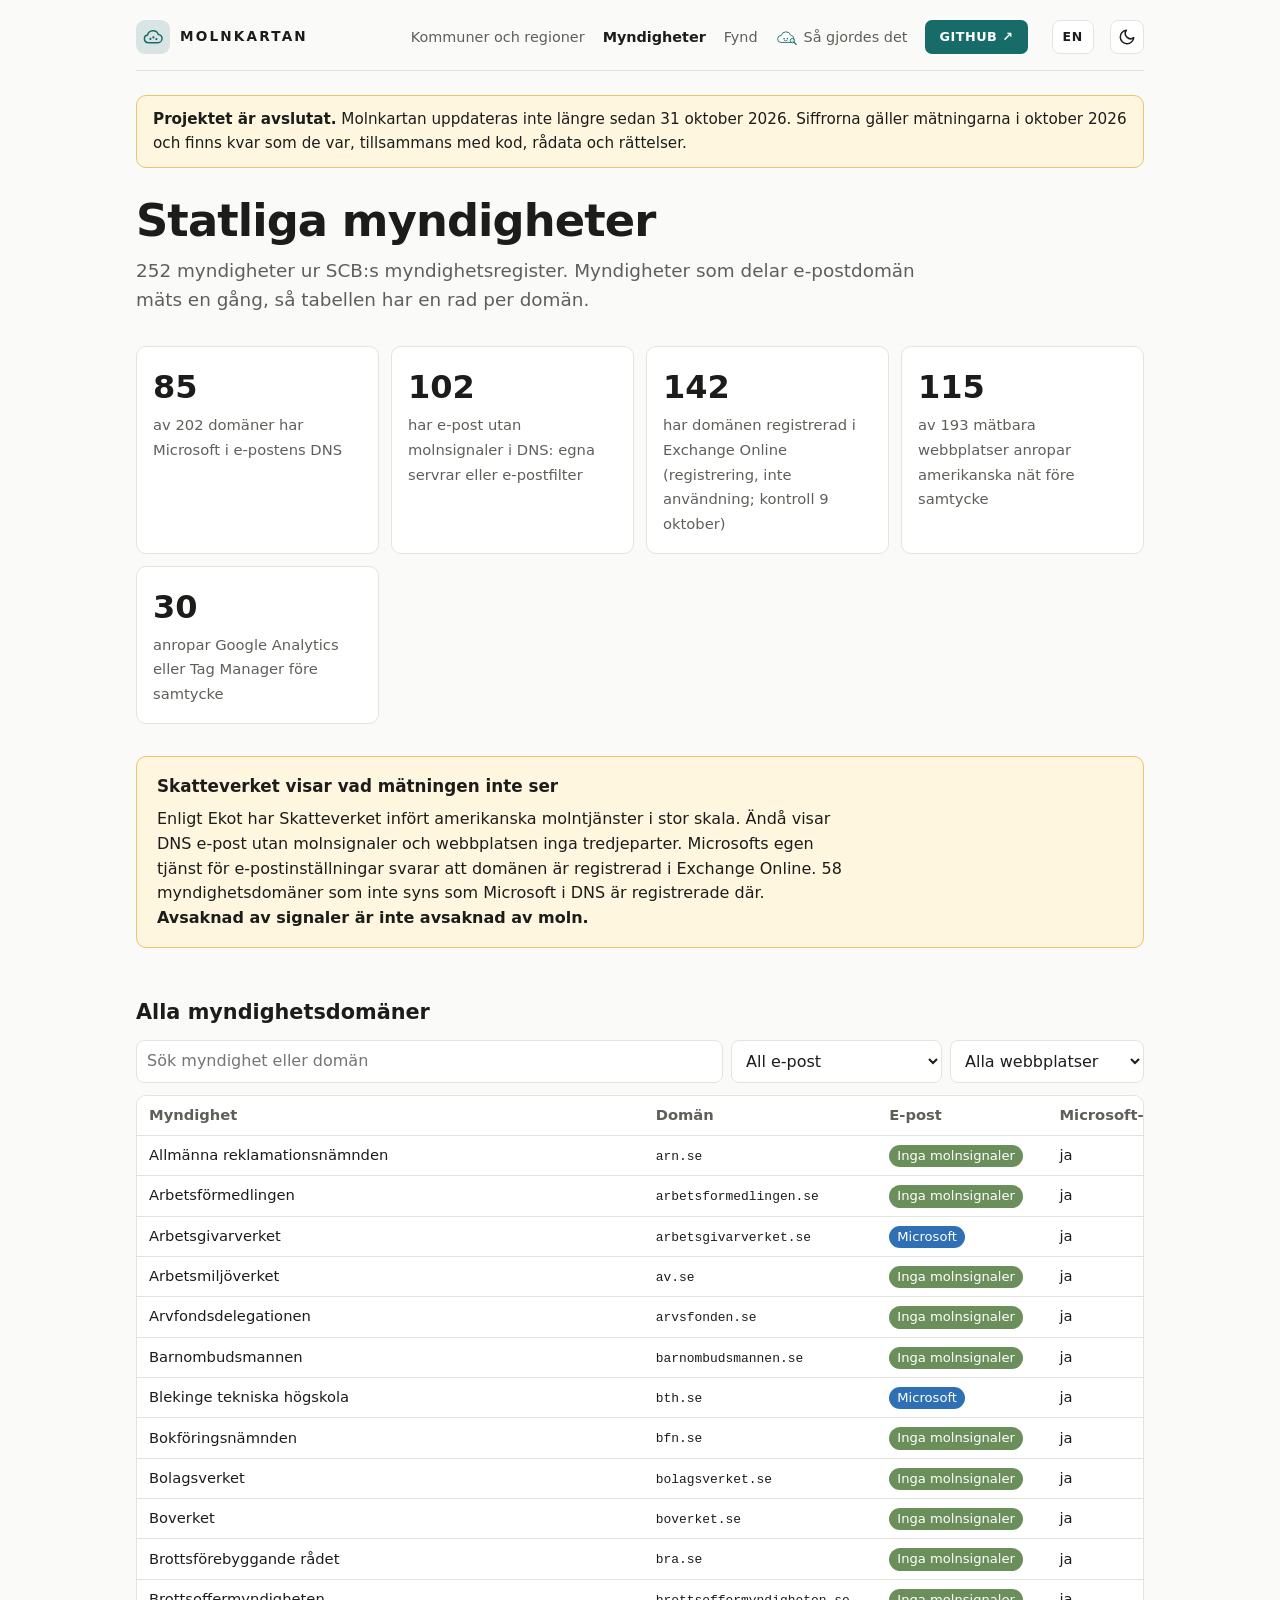
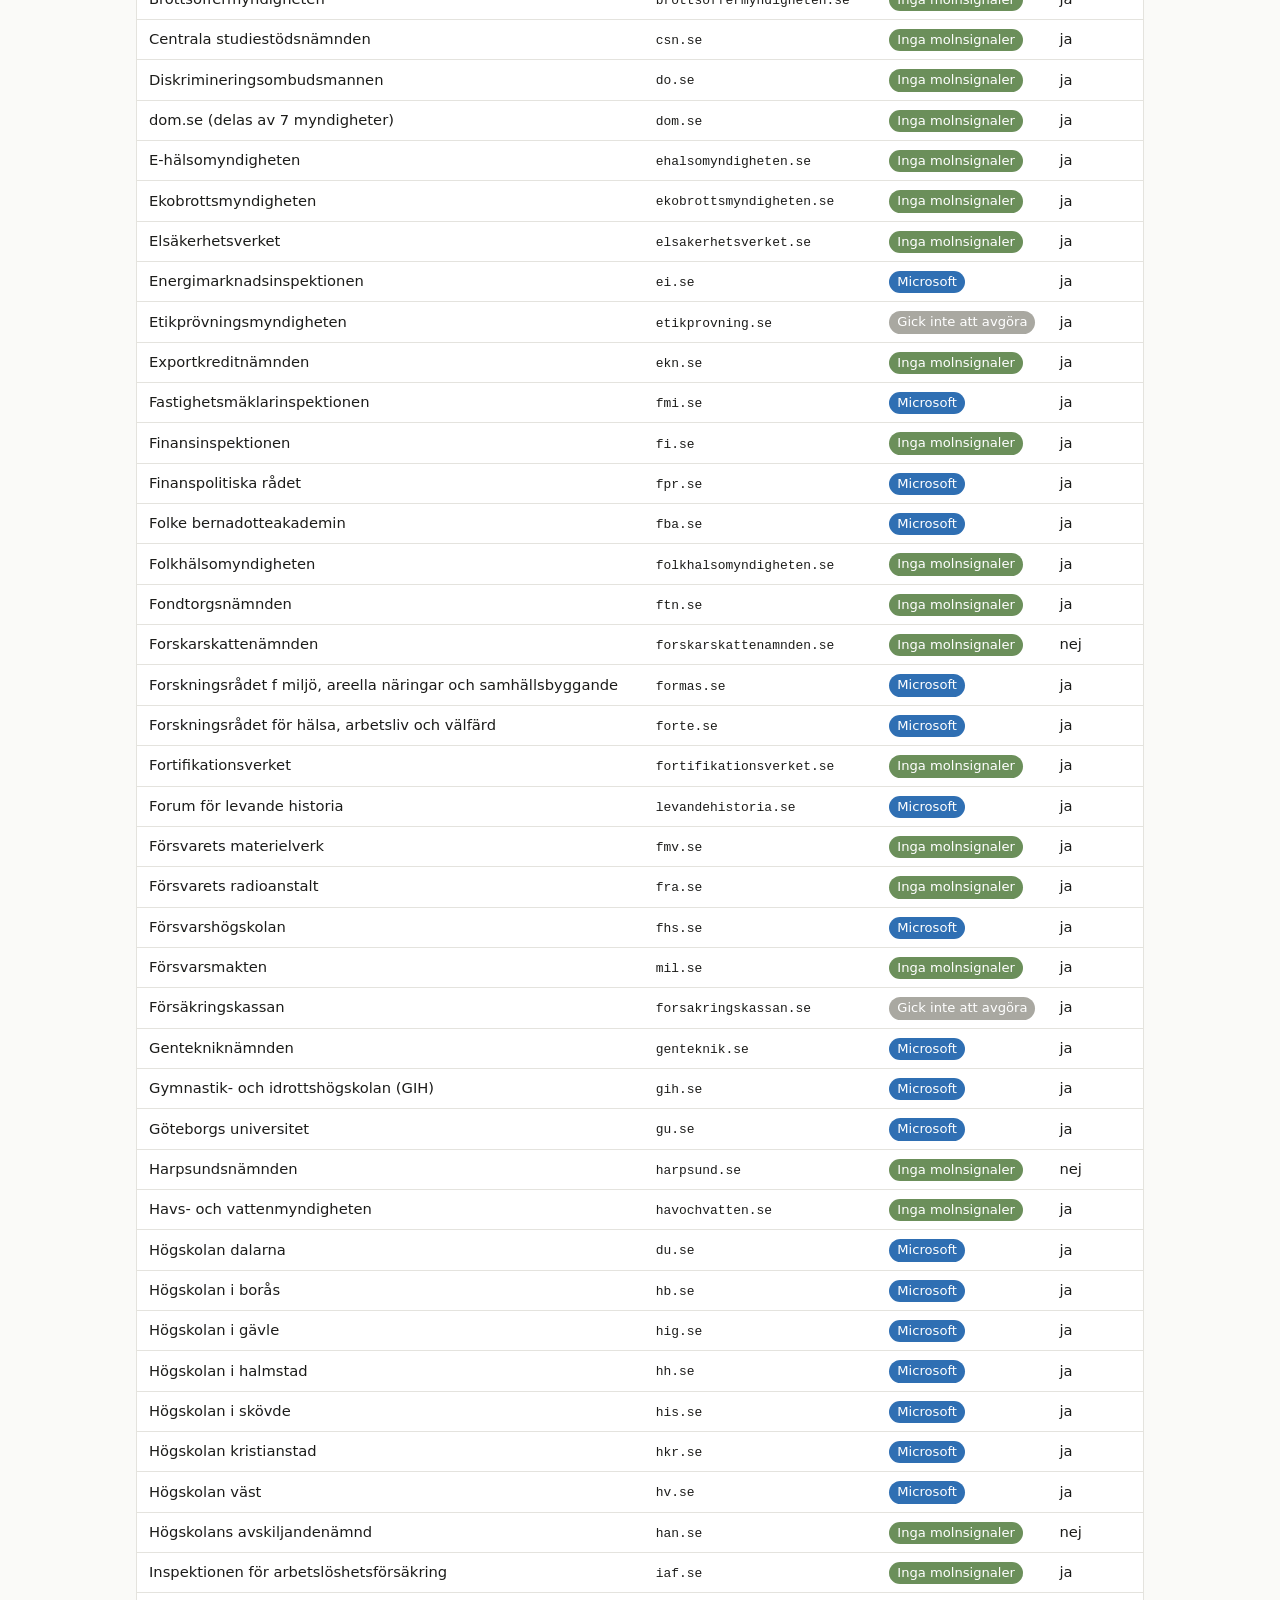
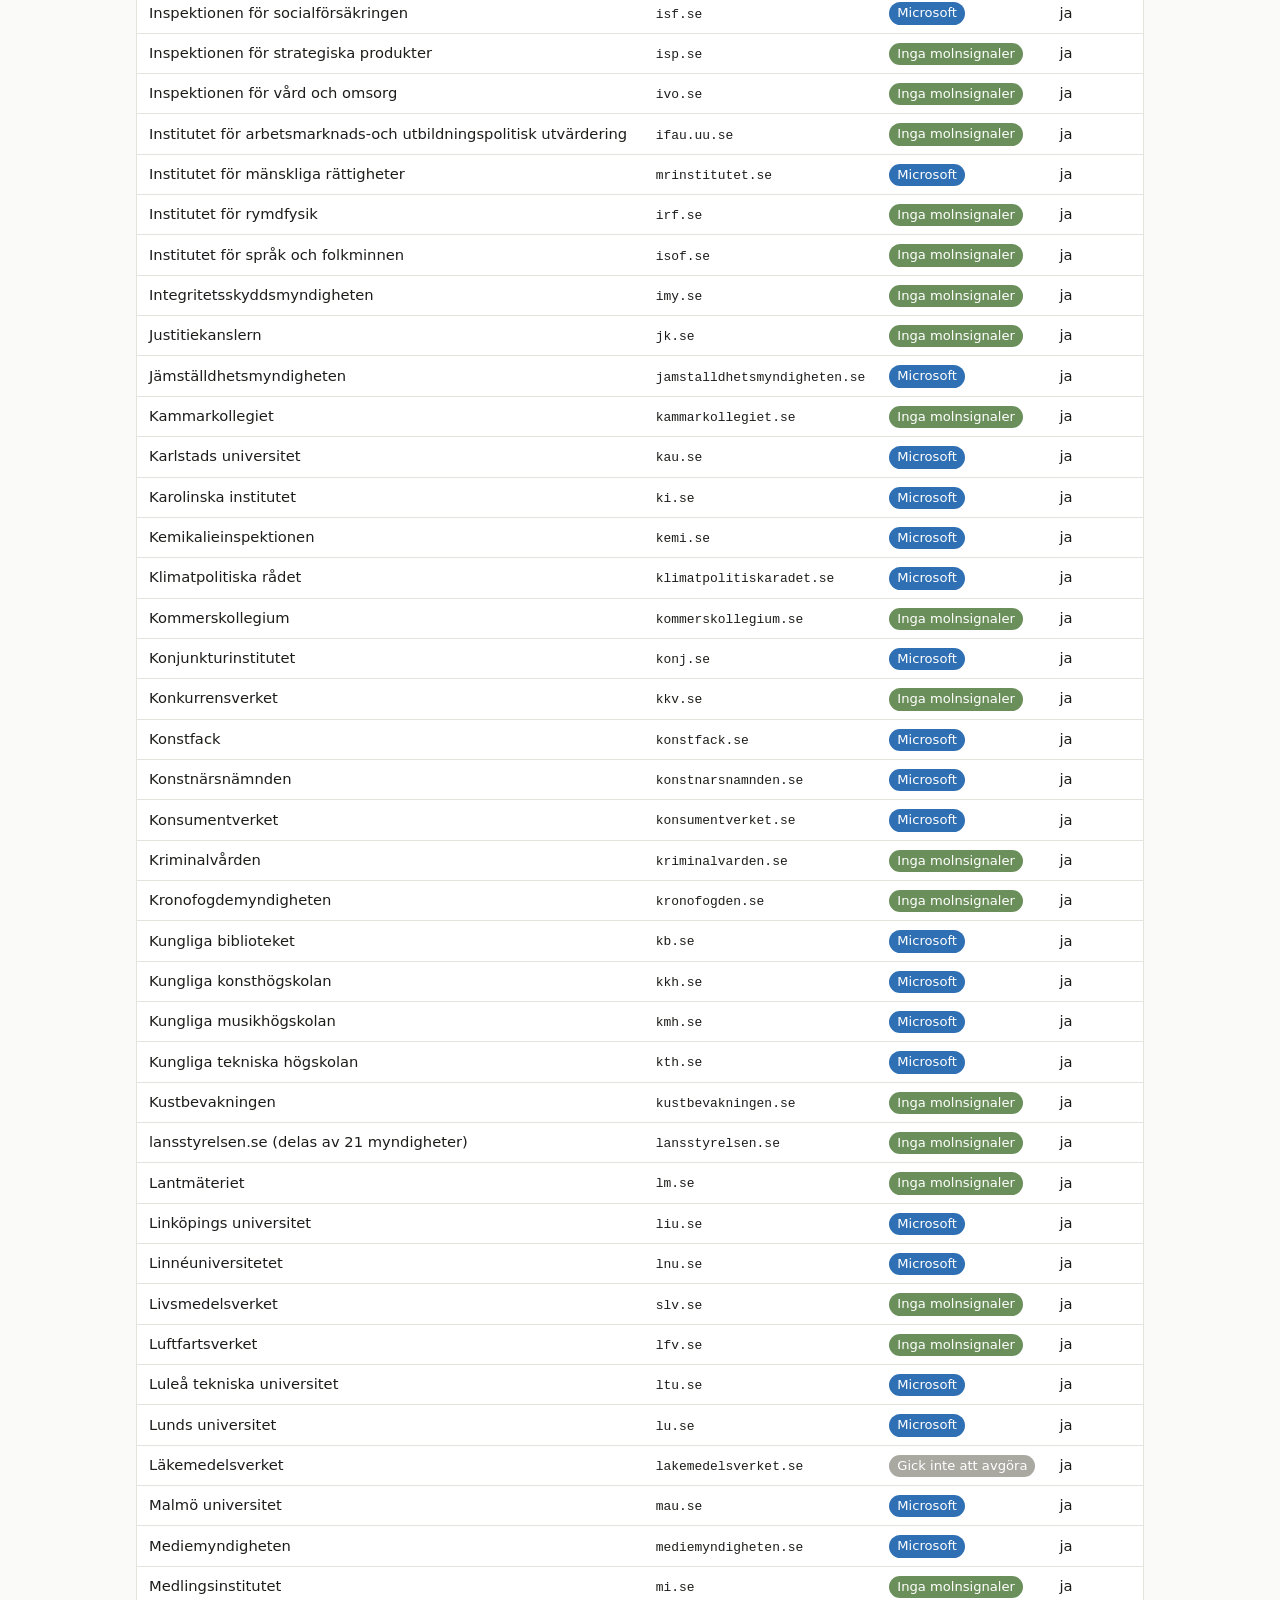
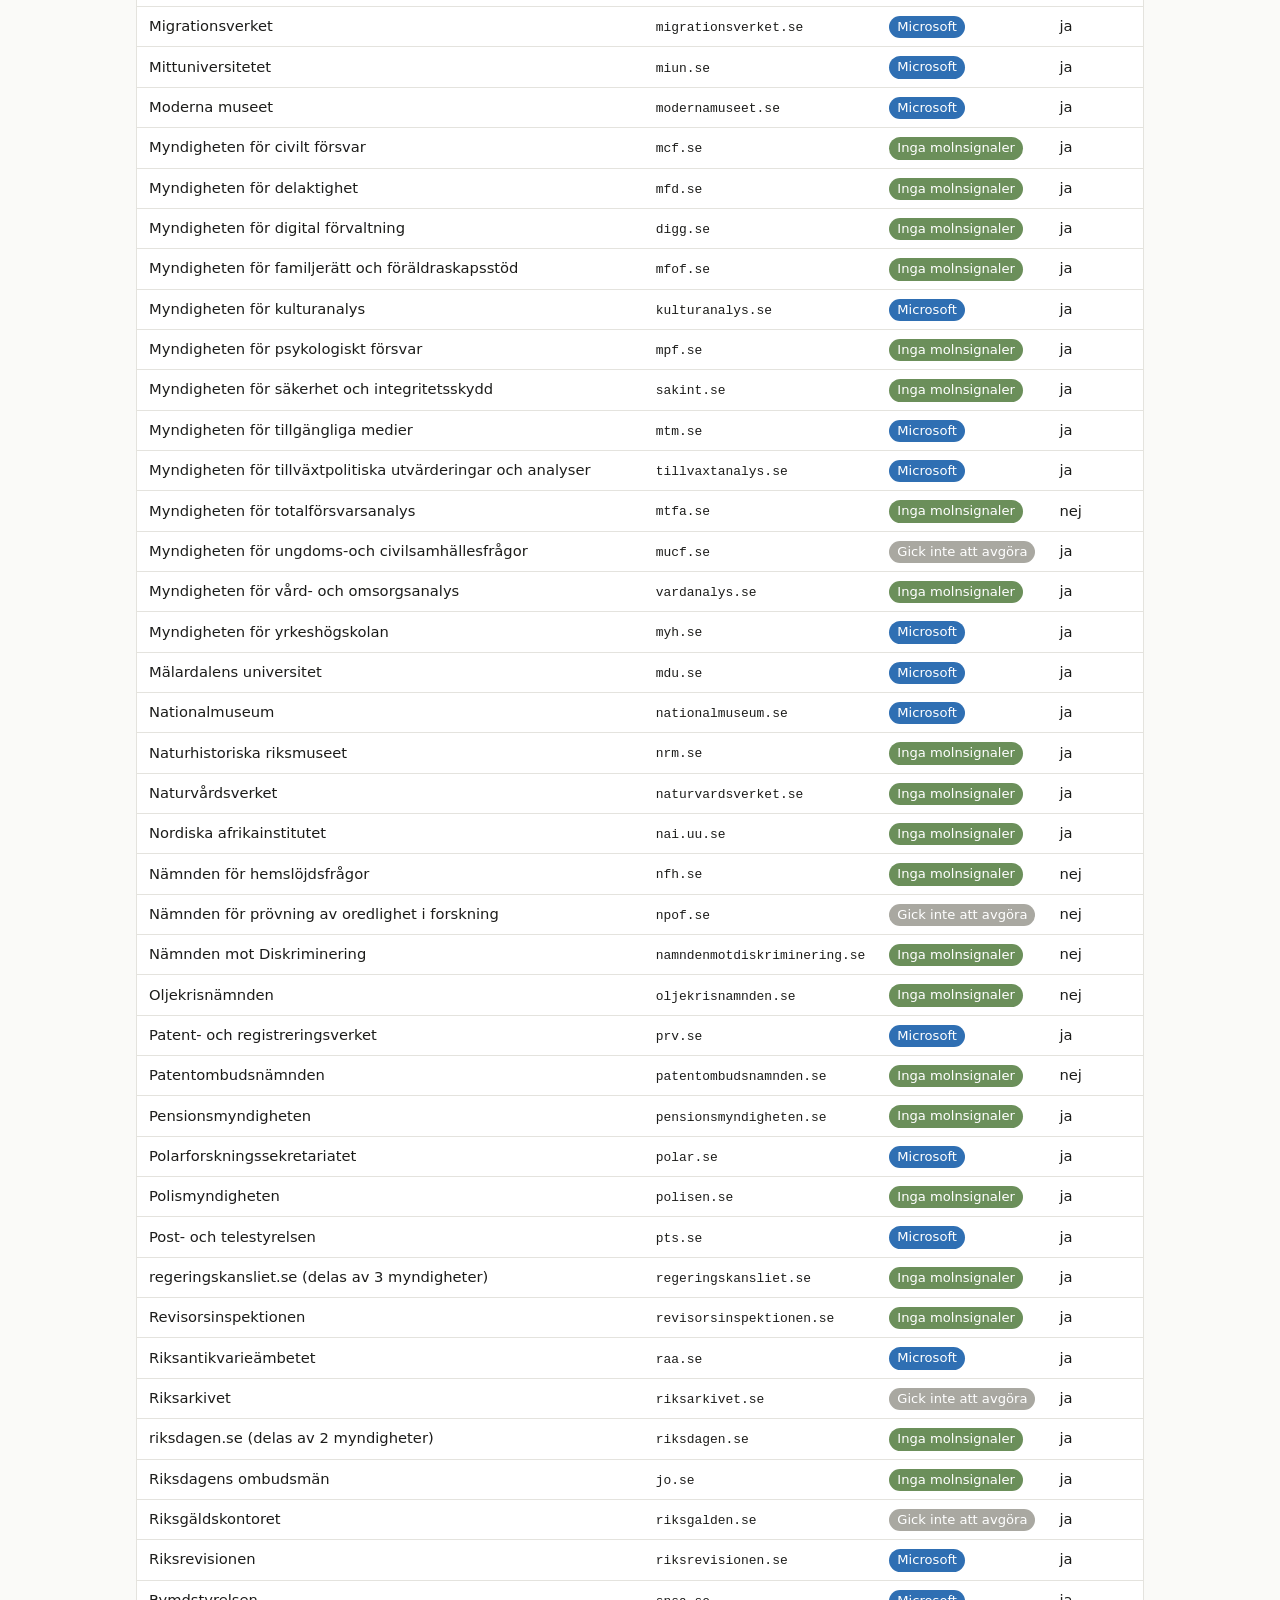
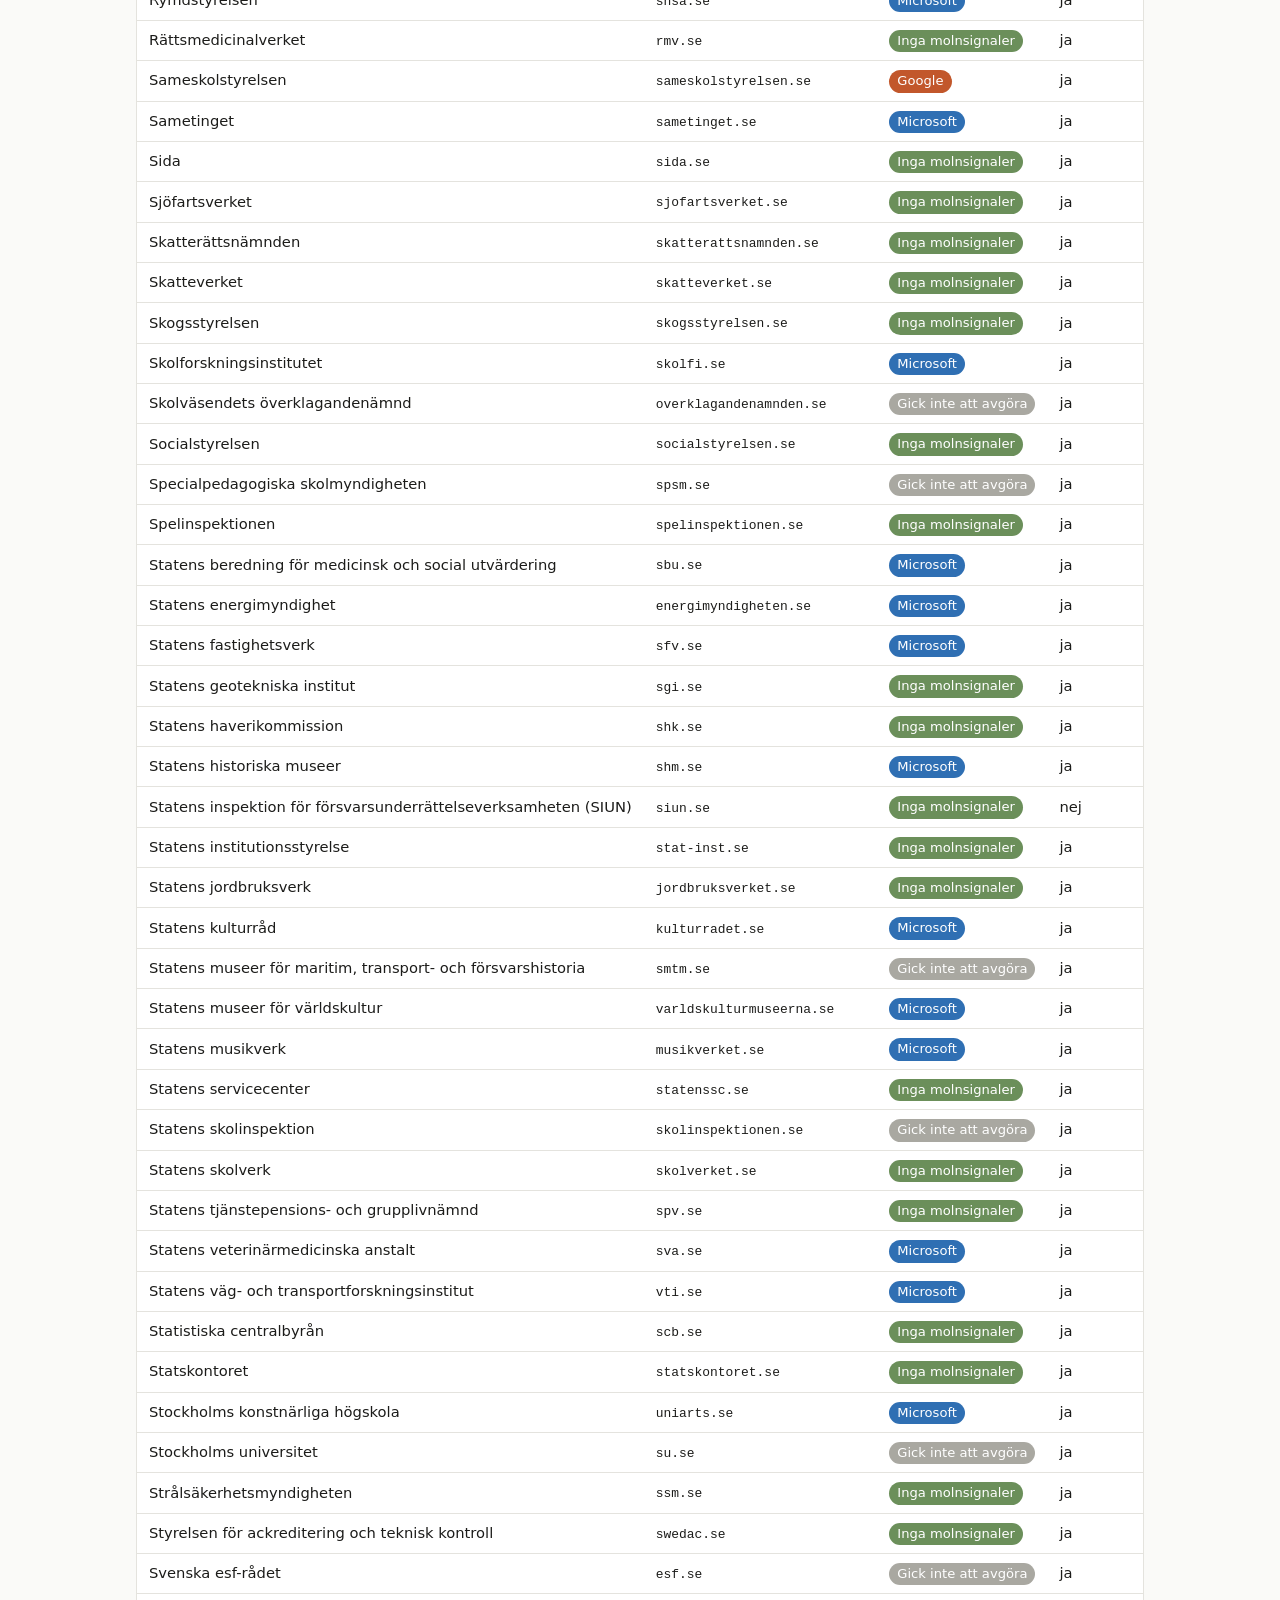
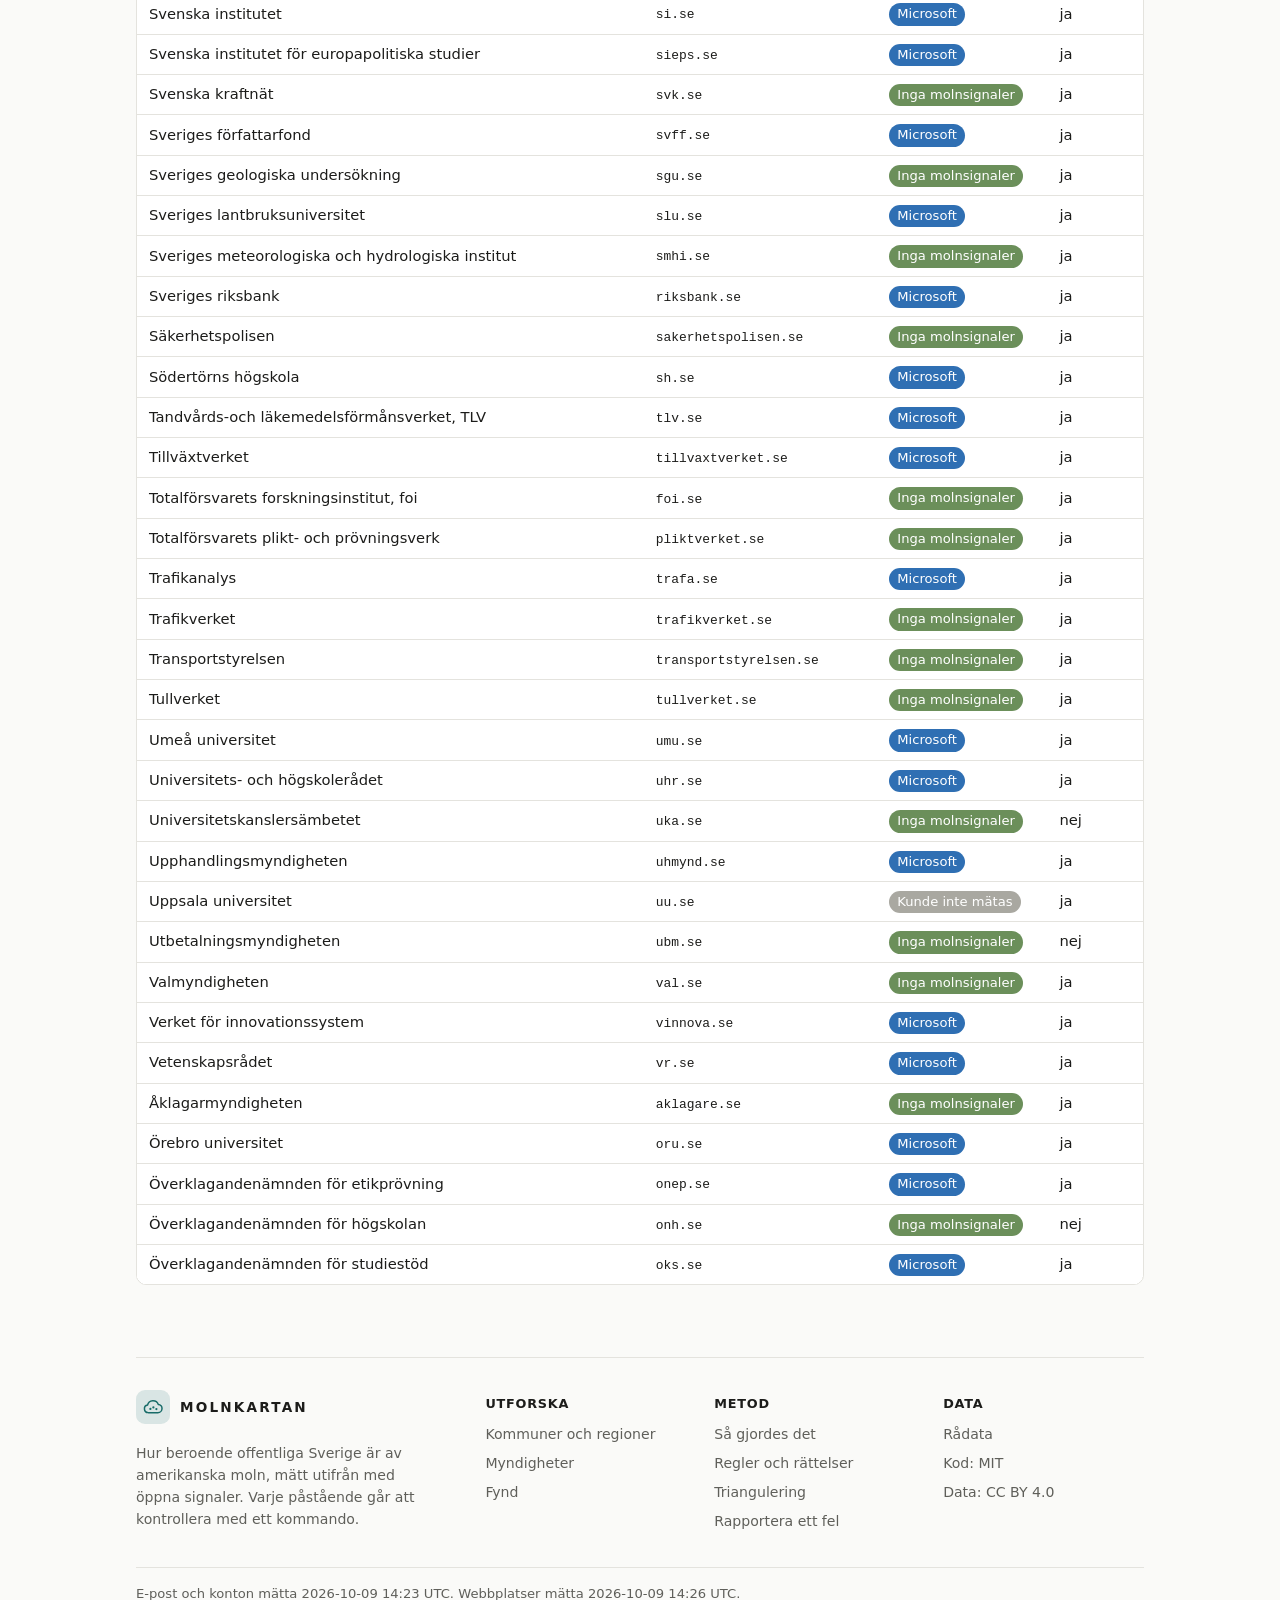
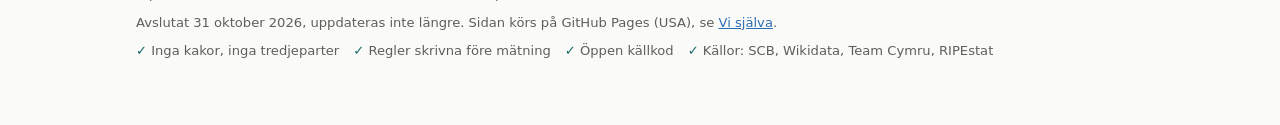
<file: docs/myndigheter.html>
<!DOCTYPE html>

<html lang="sv">
<head>
<meta charset="utf-8"/>
<meta content="width=device-width, initial-scale=1" name="viewport"/>
<title>Molnkartan · Myndigheter</title>
<link rel="alternate" hreflang="sv" href="https://molnkartan.se/myndigheter.html">
<link rel="alternate" hreflang="en" href="https://molnkartan.se/en/myndigheter.html">
<link rel="alternate" hreflang="x-default" href="https://molnkartan.se/myndigheter.html">
<script>const SPRAK = "sv", T = {"tema_ljust": "Byt till ljust läge", "tema_morkt": "Byt till mörkt läge", "saknas": "Saknas", "visa_i_tabellen": "Visa i tabellen", "nat_us": "Amerikanskt nät", "nat_eu": "EU/EES-nät", "nat_annat": "Annat nät", "myndighet": "myndighet", "w_inga_anrop": "Inga anrop till någon tredjepart.", "nat_okant": "Okänt nät", "och_till": "… och {n} till", "w_ga": "Anrop till Google Analytics innan besökaren svarat.", "w_gtm": "Anrop till Google Tag Manager innan besökaren svarat.", "w_ingen": "Inga anrop till tredjeparter.", "w_us_en": "{n} värd på amerikanskt nät innan besökaren svarat.", "w_us_flera": "{n} värdar på amerikanskt nät innan besökaren svarat.", "w_inga_us": "Inga amerikanska nät innan besökaren svarat.", "d_ex1": "MX pekar på Microsoft", "d_regel1": "MX pekar på Microsoft (S1)", "d_ex2": "MX pekar på Google", "d_regel2": "MX pekar på Google (S1)", "d_ex3": "Spamfilter framför", "d_regel3": "spamfilter framför, men SPF och DKIM pekar på Microsoft (S2 + S7)", "d_ex4": "Inga molnsignaler i DNS", "d_regel4": "DNS visar inga molnsignaler (S1, S2, S7)", "d_s1": "vem tar emot e-posten", "d_s2": "vem får skicka i kommunens namn", "d_s7": "vem signerar e-posten", "d_s5": "finns en Entra-tenant", "d_s5_namn": "Microsoft-konto", "d_t2": "domänen registrerad?", "d_finns": "finns", "d_svarar": "svarar", "d_spamfilter": "spamfilter/egen", "d_bada": "båda", "d_inget": "inget", "d_annan_lev": "→ annan leverantör", "d_inget_svar": "(inget svar)", "d_annan_server": "→ en annan server", "d_dkim_ms": "DKIM pekar ändå på Microsoft: e-posten skickas troligen därifrån.", "d_exo_men": "Men domänen är registrerad i Microsofts Exchange Online (kontroll {datum}).", "d_exo_ocksa": "Domänen är också registrerad i Exchange Online (kontroll {datum}).", "d_samma_regler": "… och samma regler för alla {n}", "e_ms": "Microsoft", "e_msg": "Microsoft och Google", "e_g": "Google", "e_inga": "Inga molnsignaler", "e_okand": "Gick inte att avgöra", "kunde_inte": "Kunde inte mätas", "w_annat_uk": "Annat nät, t.ex. UK", "w_bara_eu": "Bara EU/EES-nät", "w_ingen_tp": "Ingen tredjepart", "k_ms": "av {n} har Microsoft i e-postens DNS ({pct}); hos {mx} tar Microsoft emot enligt MX", "k_exo": "av {n} har domänen registrerad i Microsofts e-posttjänst Exchange Online (registrering, inte användning; kontroll {datum})", "k_g": "tar emot e-post hos Google (MX)", "k_webb_eu": "har webbplatsen hos en svensk eller europeisk leverantör", "kw_us": "av {n} mätbara anropar amerikanska nät före samtycke ({pct} %)", "kw_ga": "anropar Google Analytics eller Tag Manager före samtycke", "kw_eu": "anropar bara nät som ägs av europeiska bolag före samtycke", "kw_ingen": "gör inga anrop till tredjeparter före samtycke", "v_epost": "E-post (DNS)", "svarar": "Svarar", "svarar_inte": "Svarar inte", "ingen_uppgift": "Ingen uppgift", "v_webb": "Webbplats före samtycke", "v_tjanster": "Tjänster på amerikanska nät", "inga_hittade": "Inga hittade", "under_25": "Under 25 %", "25_49": "25–49 %", "50_mer": "50 % eller mer", "v_google": "Google före samtycke", "bara_gtm": "Bara Tag Manager", "nej_stor": "Nej", "s_dmarc_none": "har DMARC i övervakningsläge (p=none) och ber inte mottagare stoppa förfalskad e-post", "s_reject": "avvisar e-post som förfalskar avsändaren (DMARC p=reject)", "s_mtasts": "har publicerat MTA-STS för krypterad e-post till sig", "s_dnssec": "har DNSSEC-signerad domän", "topp_rad": "{l}: {antal} organisationer", "ja": "ja", "nej": "nej", "sverige_eu": "Sverige/EU", "amerikanska_nat": "Amerikanska nät", "matt_epost": "E-post och konton mätta {tid}.", "matt_webb": "Webbplatser mätta {tid}.", "matt_tjanster": "Tjänster mätta {tid}.", "m_ms": "av {n} domäner har Microsoft i e-postens DNS", "m_inga": "har e-post utan molnsignaler i DNS: egna servrar eller e-postfilter", "m_exo": "har domänen registrerad i Exchange Online (registrering, inte användning; kontroll {datum})", "m_us": "av {n} mätbara webbplatser anropar amerikanska nät före samtycke"};
const t = (k, v = {}) => T[k].replace(/\{(\w+)\}/g, (_, n) => v[n]);</script>
<meta content="Statliga myndigheters e-post, Microsoft-konton och webbplatser före samtycke, mätt med öppna signaler." name="description"/>
<link href="https://molnkartan.se/myndigheter.html" rel="canonical"/>
<meta content="website" property="og:type"/>
<meta content="Molnkartan" property="og:site_name"/>
<meta content="sv_SE" property="og:locale"/>
<meta content="Molnkartan – amerikanska moln hos svenska myndigheter" property="og:title"/>
<meta content="Statliga myndigheters e-post, Microsoft-konton och webbplatser före samtycke, mätt med öppna signaler." property="og:description"/>
<meta content="https://molnkartan.se/myndigheter.html" property="og:url"/>
<meta content="https://molnkartan.se/dela.png" property="og:image"/>
<meta content="1200" property="og:image:width"/>
<meta content="630" property="og:image:height"/>
<meta content="Molnkartan: amerikanska moln i svensk offentlig sektor" property="og:image:alt"/>
<meta content="summary_large_image" name="twitter:card"/>
<meta content="Reda Ekengren" name="author"/>
<script type="application/ld+json">{"@context": "https://schema.org", "@type": "Dataset", "name": "Molnkartan: amerikanska molntjänster hos svenska myndigheter", "description": "E-post, Microsoft-konton och webbplatsers anrop före samtycke hos 202 statliga myndighetsdomäner, mätt utifrån med öppna signaler. Mätt i oktober 2026; uppdateras inte längre.", "url": "https://molnkartan.se/myndigheter.html", "license": "https://creativecommons.org/licenses/by/4.0/", "creator": {"@type": "Person", "name": "Reda Ekengren"}, "isAccessibleForFree": true, "inLanguage": "sv", "spatialCoverage": "Sverige", "distribution": [{"@type": "DataDownload", "encodingFormat": "application/json", "contentUrl": "https://molnkartan.se/myndigheter.json"}], "isBasedOn": "https://github.com/RedaEkengren/molnkartan"}</script>
<link href="stil.css" rel="stylesheet"/>
<script src="tema.js"></script>
</head>
<body>
<svg aria-hidden="true" height="0" style="position:absolute" width="0"><symbol id="gubbe" viewbox="0 0 120 100"><path d="M26 80h52a20 20 0 0 0 2-39.9A27 27 0 0 0 28 42a19 19 0 0 0-2 38z" fill="var(--yta)" stroke="currentColor" stroke-linejoin="round" stroke-width="5"></path><g class="ogon"><circle cx="44" cy="60" fill="currentColor" r="4.5"></circle><circle cx="62" cy="60" fill="currentColor" r="4.5"></circle></g><path d="M45 69q8 6 16 0" fill="none" stroke="currentColor" stroke-linecap="round" stroke-width="4"></path><circle cx="90" cy="70" fill="var(--bg)" fill-opacity=".6" r="12" stroke="currentColor" stroke-width="5"></circle><path d="M99 79l12 12" stroke="currentColor" stroke-linecap="round" stroke-width="7"></path></symbol></svg>
<main>
<header class="sidhuvud">
<a class="marke" href="./"><svg aria-hidden="true" viewbox="0 0 32 32"><path d="M9.5 23.5h13a5.5 5.5 0 0 0 .6-10.97A7.5 7.5 0 0 0 8.7 13.4 5.1 5.1 0 0 0 9.5 23.5z" fill="none" stroke="currentColor" stroke-linejoin="round" stroke-width="2"></path><circle cx="12.5" cy="18.5" r="1.5"></circle><circle cx="16.5" cy="16.5" r="1.5"></circle><circle cx="20.5" cy="18.8" r="1.5"></circle></svg><span>Molnkartan</span></a>
<nav class="meny"><a href="./">Kommuner och regioner</a><a aria-current="page" href="myndigheter.html">Myndigheter</a><a href="fynd.html">Fynd</a><a class="sa-gjordes" href="om.html"><svg aria-hidden="true" class="gubbe-mini" viewbox="0 0 120 100"><use href="#gubbe"></use></svg>Så gjordes det</a><a class="knapp" href="https://github.com/RedaEkengren/molnkartan">GitHub ↗</a></nav>
<a class="sprakval" href="en/myndigheter.html" hreflang="en" lang="en" title="English">EN</a><button aria-label="Byt läge" class="temaknapp" type="button"><svg aria-hidden="true" class="mane" fill="none" stroke="currentColor" stroke-linecap="round" stroke-linejoin="round" stroke-width="2" viewbox="0 0 24 24"><path d="M21 12.8A9 9 0 1 1 11.2 3a7 7 0 0 0 9.8 9.8z"></path></svg><svg aria-hidden="true" class="sol" fill="none" stroke="currentColor" stroke-linecap="round" stroke-width="2" viewbox="0 0 24 24"><circle cx="12" cy="12" r="4"></circle><path d="M12 2v2M12 20v2M4.9 4.9l1.4 1.4M17.7 17.7l1.4 1.4M2 12h2M20 12h2M4.9 19.1l1.4-1.4M17.7 6.3l1.4-1.4"></path></svg></button>
</header>
<p class="avslutat" role="note"><b>Projektet är avslutat.</b> Molnkartan uppdateras inte längre sedan 31 oktober 2026. Siffrorna gäller mätningarna i oktober 2026 och finns kvar som de var, tillsammans med kod, rådata och rättelser.</p>
<h1>Statliga myndigheter</h1>
<p class="ingress">252 myndigheter ur SCB:s myndighetsregister. Myndigheter som delar e-postdomän mäts en gång, så tabellen har en rad per domän.</p>
<div class="kort" data-forrenderad="" id="kort"><!--fr:kort--><div><b>85</b><span>av 202 domäner har Microsoft i e-postens DNS</span></div><div><b>102</b><span>har e-post utan molnsignaler i DNS: egna servrar eller e-postfilter</span></div><div><b>142</b><span>har domänen registrerad i Exchange Online (registrering, inte användning; kontroll 9 oktober)</span></div><div><b>115</b><span>av 193 mätbara webbplatser anropar amerikanska nät före samtycke</span></div><div><b>30</b><span>anropar Google Analytics eller Tag Manager före samtycke</span></div><!--/fr:kort--></div>
<div class="varning">
<h2>Skatteverket visar vad mätningen inte ser</h2>
<p style="margin:0">Enligt Ekot har Skatteverket infört amerikanska molntjänster i stor skala. Ändå visar DNS e-post utan molnsignaler och webbplatsen inga tredjeparter. Microsofts egen tjänst för e-postinställningar svarar att domänen är registrerad i Exchange Online. 58 myndighetsdomäner som inte syns som Microsoft i DNS är registrerade där. <b>Avsaknad av signaler är inte avsaknad av moln.</b></p>
</div>
<h2>Alla myndighetsdomäner</h2>
<div class="filter">
<input aria-label="Sök" id="sok" placeholder="Sök myndighet eller domän" type="search"/>
<select aria-label="E-post" data-forrenderad="" id="epostFilter"><option value="">All e-post</option><!--fr:epostFilter--><option value="MS">Microsoft</option><option value="MS+G">Microsoft och Google</option><option value="G">Google</option><option value="inga molnsignaler">Inga molnsignaler</option><option value="okänd">Gick inte att avgöra</option><option value="kunde inte mätas">Kunde inte mätas</option><!--/fr:epostFilter--></select>
<select aria-label="Före samtycke" data-forrenderad="" id="webbFilter"><option value="">Alla webbplatser</option><!--fr:webbFilter--><option value="US-nät före samtycke">Amerikanskt nät</option><option value="annat nät före samtycke">Annat nät, t.ex. UK</option><option value="bara EU/EES-nät före samtycke">Bara EU/EES-nät</option><option value="ingen tredjepart">Ingen tredjepart</option><option value="okänt nät">Okänt nät</option><option value="kunde inte mätas">Kunde inte mätas</option><!--/fr:webbFilter--></select>
</div>
<div class="tabell">
<table>
<thead><tr><th>Myndighet</th><th>Domän</th><th>E-post</th><th>Microsoft-konto</th><th>Före samtycke</th></tr></thead>
<tbody data-forrenderad="" id="rader"><!--fr:rader--><tr><td>Allmänna reklamationsnämnden</td><td><code>arn.se</code></td><td><span class="tagg" title="" style="background: var(--inga);">Inga molnsignaler</span></td><td>ja</td><td><span class="tagg" title="Amerikanska nät: cdnjs.cloudflare.com, code.jquery.com, plus.browsealoud.com, policy.app.cookieinformation.com, www.browsealoud.com" style="background: var(--g);">Amerikanskt nät</span></td></tr><tr><td>Arbetsförmedlingen</td><td><code>arbetsformedlingen.se</code></td><td><span class="tagg" title="" style="background: var(--inga);">Inga molnsignaler</span></td><td>ja</td><td><span class="tagg" title="" style="background: var(--annat);">Annat nät, t.ex. UK</span></td></tr><tr><td>Arbetsgivarverket</td><td><code>arbetsgivarverket.se</code></td><td><span class="tagg" title="" style="background: var(--ms);">Microsoft</span></td><td>ja</td><td><span class="tagg" title="Amerikanska nät: script.hotjar.com, static.hotjar.com, www.googletagmanager.com" style="background: var(--g);">Amerikanskt nät · GTM</span></td></tr><tr><td>Arbetsmiljöverket</td><td><code>av.se</code></td><td><span class="tagg" title="" style="background: var(--inga);">Inga molnsignaler</span></td><td>ja</td><td><span class="tagg" title="Amerikanska nät: dl.episerver.net" style="background: var(--g);">Amerikanskt nät</span></td></tr><tr><td>Arvfondsdelegationen</td><td><code>arvsfonden.se</code></td><td><span class="tagg" title="" style="background: var(--inga);">Inga molnsignaler</span></td><td>ja</td><td><span class="tagg" title="" style="background: var(--annat);">Annat nät, t.ex. UK</span></td></tr><tr><td>Barnombudsmannen</td><td><code>barnombudsmannen.se</code></td><td><span class="tagg" title="" style="background: var(--inga);">Inga molnsignaler</span></td><td>ja</td><td><span class="tagg" title="Amerikanska nät: cdn.matomo.cloud, consent.cookiebot.com, consentcdn.cookiebot.com, www.googletagmanager.com" style="background: var(--g);">Amerikanskt nät · GTM</span></td></tr><tr><td>Blekinge tekniska högskola</td><td><code>bth.se</code></td><td><span class="tagg" title="" style="background: var(--ms);">Microsoft</span></td><td>ja</td><td><span class="tagg" title="" style="background: var(--inga);">Bara EU/EES-nät</span></td></tr><tr><td>Bokföringsnämnden</td><td><code>bfn.se</code></td><td><span class="tagg" title="" style="background: var(--inga);">Inga molnsignaler</span></td><td>ja</td><td><span class="tagg" title="Amerikanska nät: fonts.googleapis.com, fonts.gstatic.com, www.google-analytics.com, www.googletagmanager.com" style="background: var(--g);">Amerikanskt nät · GA</span></td></tr><tr><td>Bolagsverket</td><td><code>bolagsverket.se</code></td><td><span class="tagg" title="" style="background: var(--inga);">Inga molnsignaler</span></td><td>ja</td><td><span class="tagg" title="" style="background: var(--okand);">Kunde inte mätas</span></td></tr><tr><td>Boverket</td><td><code>boverket.se</code></td><td><span class="tagg" title="" style="background: var(--inga);">Inga molnsignaler</span></td><td>ja</td><td><span class="tagg" title="Amerikanska nät: consent.cookiebot.com, consentcdn.cookiebot.com" style="background: var(--g);">Amerikanskt nät</span></td></tr><tr><td>Brottsförebyggande rådet</td><td><code>bra.se</code></td><td><span class="tagg" title="" style="background: var(--inga);">Inga molnsignaler</span></td><td>ja</td><td><span class="tagg" title="" style="background: var(--inga);">Bara EU/EES-nät</span></td></tr><tr><td>Brottsoffermyndigheten</td><td><code>brottsoffermyndigheten.se</code></td><td><span class="tagg" title="" style="background: var(--inga);">Inga molnsignaler</span></td><td>ja</td><td><span class="tagg" title="Amerikanska nät: 7157.global.siteimproveanalytics.io, dc.services.visualstudio.com, js.monitor.azure.com, siteimproveanalytics.com" style="background: var(--g);">Amerikanskt nät</span></td></tr><tr><td>Centrala studiestödsnämnden</td><td><code>csn.se</code></td><td><span class="tagg" title="" style="background: var(--inga);">Inga molnsignaler</span></td><td>ja</td><td><span class="tagg" title="Amerikanska nät: www.googletagmanager.com" style="background: var(--g);">Amerikanskt nät · GTM</span></td></tr><tr><td>Diskrimineringsombudsmannen</td><td><code>do.se</code></td><td><span class="tagg" title="" style="background: var(--inga);">Inga molnsignaler</span></td><td>ja</td><td><span class="tagg" title="Amerikanska nät: policy.app.cookieinformation.com" style="background: var(--g);">Amerikanskt nät</span></td></tr><tr><td>dom.se (delas av 7 myndigheter)</td><td><code>dom.se</code></td><td><span class="tagg" title="" style="background: var(--inga);">Inga molnsignaler</span></td><td>ja</td><td><span class="tagg" title="" style="background: var(--ingen);">Ingen tredjepart</span></td></tr><tr><td>E-hälsomyndigheten</td><td><code>ehalsomyndigheten.se</code></td><td><span class="tagg" title="" style="background: var(--inga);">Inga molnsignaler</span></td><td>ja</td><td><span class="tagg" title="Amerikanska nät: consent.cookiebot.com, consentcdn.cookiebot.com, js.monitor.azure.com, swedencentral-0.in.applicationinsights.azure.com" style="background: var(--g);">Amerikanskt nät</span></td></tr><tr><td>Ekobrottsmyndigheten</td><td><code>ekobrottsmyndigheten.se</code></td><td><span class="tagg" title="" style="background: var(--inga);">Inga molnsignaler</span></td><td>ja</td><td><span class="tagg" title="Amerikanska nät: region1.google-analytics.com, www.googletagmanager.com" style="background: var(--g);">Amerikanskt nät · GA</span></td></tr><tr><td>Elsäkerhetsverket</td><td><code>elsakerhetsverket.se</code></td><td><span class="tagg" title="" style="background: var(--inga);">Inga molnsignaler</span></td><td>ja</td><td><span class="tagg" title="Amerikanska nät: dl.episerver.net, fonts.googleapis.com, fonts.gstatic.com, policy.app.cookieinformation.com, widget-api.netigate.se, widget.netigate.se, www.google.com, www.gstatic.com" style="background: var(--g);">Amerikanskt nät</span></td></tr><tr><td>Energimarknadsinspektionen</td><td><code>ei.se</code></td><td><span class="tagg" title="" style="background: var(--ms);">Microsoft</span></td><td>ja</td><td><span class="tagg" title="" style="background: var(--inga);">Bara EU/EES-nät</span></td></tr><tr><td>Etikprövningsmyndigheten</td><td><code>etikprovning.se</code></td><td><span class="tagg" title="" style="background: var(--okand);">Gick inte att avgöra</span></td><td>ja</td><td><span class="tagg" title="Amerikanska nät: cdn-cookieyes.com, fonts.googleapis.com, log.cookieyes.com, region1.google-analytics.com, www.googletagmanager.com" style="background: var(--g);">Amerikanskt nät · GA</span></td></tr><tr><td>Exportkreditnämnden</td><td><code>ekn.se</code></td><td><span class="tagg" title="" style="background: var(--inga);">Inga molnsignaler</span></td><td>ja</td><td><span class="tagg" title="Amerikanska nät: consent.cookiebot.com, consentcdn.cookiebot.com" style="background: var(--g);">Amerikanskt nät</span></td></tr><tr><td>Fastighetsmäklarinspektionen</td><td><code>fmi.se</code></td><td><span class="tagg" title="" style="background: var(--ms);">Microsoft</span></td><td>ja</td><td><span class="tagg" title="" style="background: var(--annat);">Annat nät, t.ex. UK</span></td></tr><tr><td>Finansinspektionen</td><td><code>fi.se</code></td><td><span class="tagg" title="" style="background: var(--inga);">Inga molnsignaler</span></td><td>ja</td><td><span class="tagg" title="Amerikanska nät: cdn.cookietractor.com" style="background: var(--g);">Amerikanskt nät</span></td></tr><tr><td>Finanspolitiska rådet</td><td><code>fpr.se</code></td><td><span class="tagg" title="" style="background: var(--ms);">Microsoft</span></td><td>ja</td><td><span class="tagg" title="" style="background: var(--inga);">Bara EU/EES-nät</span></td></tr><tr><td>Folke bernadotteakademin</td><td><code>fba.se</code></td><td><span class="tagg" title="" style="background: var(--ms);">Microsoft</span></td><td>ja</td><td><span class="tagg" title="Amerikanska nät: consent.cookiebot.com, consentcdn.cookiebot.com, www.googletagmanager.com" style="background: var(--g);">Amerikanskt nät · GTM</span></td></tr><tr><td>Folkhälsomyndigheten</td><td><code>folkhalsomyndigheten.se</code></td><td><span class="tagg" title="" style="background: var(--inga);">Inga molnsignaler</span></td><td>ja</td><td><span class="tagg" title="Amerikanska nät: consent.cookiebot.com, consentcdn.cookiebot.com" style="background: var(--g);">Amerikanskt nät</span></td></tr><tr><td>Fondtorgsnämnden</td><td><code>ftn.se</code></td><td><span class="tagg" title="" style="background: var(--inga);">Inga molnsignaler</span></td><td>ja</td><td><span class="tagg" title="" style="background: var(--inga);">Bara EU/EES-nät</span></td></tr><tr><td>Forskarskattenämnden</td><td><code>forskarskattenamnden.se</code></td><td><span class="tagg" title="" style="background: var(--inga);">Inga molnsignaler</span></td><td>nej</td><td><span class="tagg" title="" style="background: var(--ingen);">Ingen tredjepart</span></td></tr><tr><td>Forskningsrådet f miljö, areella näringar och samhällsbyggande</td><td><code>formas.se</code></td><td><span class="tagg" title="" style="background: var(--ms);">Microsoft</span></td><td>ja</td><td><span class="tagg" title="Amerikanska nät: cdn.matomo.cloud, formas.matomo.cloud, region1.google-analytics.com, www.googletagmanager.com, www.gstatic.com" style="background: var(--g);">Amerikanskt nät · GA</span></td></tr><tr><td>Forskningsrådet för hälsa, arbetsliv och välfärd</td><td><code>forte.se</code></td><td><span class="tagg" title="" style="background: var(--ms);">Microsoft</span></td><td>ja</td><td><span class="tagg" title="Amerikanska nät: consent.cookiebot.com, consentcdn.cookiebot.com" style="background: var(--g);">Amerikanskt nät</span></td></tr><tr><td>Fortifikationsverket</td><td><code>fortifikationsverket.se</code></td><td><span class="tagg" title="" style="background: var(--inga);">Inga molnsignaler</span></td><td>ja</td><td><span class="tagg" title="" style="background: var(--ingen);">Ingen tredjepart</span></td></tr><tr><td>Forum för levande historia</td><td><code>levandehistoria.se</code></td><td><span class="tagg" title="" style="background: var(--ms);">Microsoft</span></td><td>ja</td><td><span class="tagg" title="Amerikanska nät: plus.browsealoud.com, www.browsealoud.com" style="background: var(--g);">Amerikanskt nät</span></td></tr><tr><td>Försvarets materielverk</td><td><code>fmv.se</code></td><td><span class="tagg" title="" style="background: var(--inga);">Inga molnsignaler</span></td><td>ja</td><td><span class="tagg" title="Amerikanska nät: fonts.gstatic.com, translate.google.com, translate.googleapis.com, www.gstatic.com" style="background: var(--g);">Amerikanskt nät</span></td></tr><tr><td>Försvarets radioanstalt</td><td><code>fra.se</code></td><td><span class="tagg" title="" style="background: var(--inga);">Inga molnsignaler</span></td><td>ja</td><td><span class="tagg" title="" style="background: var(--ingen);">Ingen tredjepart</span></td></tr><tr><td>Försvarshögskolan</td><td><code>fhs.se</code></td><td><span class="tagg" title="" style="background: var(--ms);">Microsoft</span></td><td>ja</td><td><span class="tagg" title="" style="background: var(--ingen);">Ingen tredjepart</span></td></tr><tr><td>Försvarsmakten</td><td><code>mil.se</code></td><td><span class="tagg" title="" style="background: var(--inga);">Inga molnsignaler</span></td><td>ja</td><td><span class="tagg" title="Amerikanska nät: js.monitor.azure.com, northeurope-2.in.applicationinsights.azure.com, www.googletagmanager.com" style="background: var(--g);">Amerikanskt nät · GTM</span></td></tr><tr><td>Försäkringskassan</td><td><code>forsakringskassan.se</code></td><td><span class="tagg" title="" style="background: var(--okand);">Gick inte att avgöra</span></td><td>ja</td><td><span class="tagg" title="" style="background: var(--ingen);">Ingen tredjepart</span></td></tr><tr><td>Gentekniknämnden</td><td><code>genteknik.se</code></td><td><span class="tagg" title="" style="background: var(--ms);">Microsoft</span></td><td>ja</td><td><span class="tagg" title="Amerikanska nät: a.nel.cloudflare.com, cdnjs.cloudflare.com, fonts.googleapis.com, fonts.gstatic.com, www.googletagmanager.com" style="background: var(--g);">Amerikanskt nät · GTM</span></td></tr><tr><td>Gymnastik- och idrottshögskolan (GIH)</td><td><code>gih.se</code></td><td><span class="tagg" title="" style="background: var(--ms);">Microsoft</span></td><td>ja</td><td><span class="tagg" title="" style="background: var(--inga);">Bara EU/EES-nät</span></td></tr><tr><td>Göteborgs universitet</td><td><code>gu.se</code></td><td><span class="tagg" title="" style="background: var(--ms);">Microsoft</span></td><td>ja</td><td><span class="tagg" title="Amerikanska nät: 7340.global.siteimproveanalytics.io, p.typekit.net, siteimproveanalytics.com, use.typekit.net, www.googletagmanager.com" style="background: var(--g);">Amerikanskt nät · GTM</span></td></tr><tr><td>Harpsundsnämnden</td><td><code>harpsund.se</code></td><td><span class="tagg" title="" style="background: var(--inga);">Inga molnsignaler</span></td><td>nej</td><td><span class="tagg" title="Amerikanska nät: fonts.googleapis.com, fonts.gstatic.com" style="background: var(--g);">Amerikanskt nät</span></td></tr><tr><td>Havs- och vattenmyndigheten</td><td><code>havochvatten.se</code></td><td><span class="tagg" title="" style="background: var(--inga);">Inga molnsignaler</span></td><td>ja</td><td><span class="tagg" title="" style="background: var(--ingen);">Ingen tredjepart</span></td></tr><tr><td>Högskolan dalarna</td><td><code>du.se</code></td><td><span class="tagg" title="" style="background: var(--ms);">Microsoft</span></td><td>ja</td><td><span class="tagg" title="Amerikanska nät: dl.episerver.net, ka-p.fontawesome.com, kit.fontawesome.com, maxcdn.bootstrapcdn.com" style="background: var(--g);">Amerikanskt nät</span></td></tr><tr><td>Högskolan i borås</td><td><code>hb.se</code></td><td><span class="tagg" title="" style="background: var(--ms);">Microsoft</span></td><td>ja</td><td><span class="tagg" title="Amerikanska nät: consent.cookiebot.com, consentcdn.cookiebot.com, www.google.com, www.gstatic.com" style="background: var(--g);">Amerikanskt nät</span></td></tr><tr><td>Högskolan i gävle</td><td><code>hig.se</code></td><td><span class="tagg" title="" style="background: var(--ms);">Microsoft</span></td><td>ja</td><td><span class="tagg" title="Amerikanska nät: 7400.global.siteimproveanalytics.io, siteimproveanalytics.com" style="background: var(--g);">Amerikanskt nät</span></td></tr><tr><td>Högskolan i halmstad</td><td><code>hh.se</code></td><td><span class="tagg" title="" style="background: var(--ms);">Microsoft</span></td><td>ja</td><td><span class="tagg" title="Amerikanska nät: fonts.googleapis.com, fonts.gstatic.com, pagead2.googlesyndication.com, www.googletagmanager.com" style="background: var(--g);">Amerikanskt nät · GTM</span></td></tr><tr><td>Högskolan i skövde</td><td><code>his.se</code></td><td><span class="tagg" title="" style="background: var(--ms);">Microsoft</span></td><td>ja</td><td><span class="tagg" title="" style="background: var(--inga);">Bara EU/EES-nät</span></td></tr><tr><td>Högskolan kristianstad</td><td><code>hkr.se</code></td><td><span class="tagg" title="" style="background: var(--ms);">Microsoft</span></td><td>ja</td><td><span class="tagg" title="Amerikanska nät: consent.cookiebot.com, consentcdn.cookiebot.com, fonts.googleapis.com, fonts.gstatic.com" style="background: var(--g);">Amerikanskt nät</span></td></tr><tr><td>Högskolan väst</td><td><code>hv.se</code></td><td><span class="tagg" title="" style="background: var(--ms);">Microsoft</span></td><td>ja</td><td><span class="tagg" title="Amerikanska nät: 8285.global.siteimproveanalytics.io, consent.cookiebot.com, consentcdn.cookiebot.com, siteimproveanalytics.com" style="background: var(--g);">Amerikanskt nät</span></td></tr><tr><td>Högskolans avskiljandenämnd</td><td><code>han.se</code></td><td><span class="tagg" title="" style="background: var(--inga);">Inga molnsignaler</span></td><td>nej</td><td><span class="tagg" title="Amerikanska nät: p.typekit.net, plus.browsealoud.com, use.typekit.net, www.browsealoud.com" style="background: var(--g);">Amerikanskt nät</span></td></tr><tr><td>Inspektionen för arbetslöshetsförsäkring</td><td><code>iaf.se</code></td><td><span class="tagg" title="" style="background: var(--inga);">Inga molnsignaler</span></td><td>ja</td><td><span class="tagg" title="Amerikanska nät: 7420.global.siteimproveanalytics.io, dl.episerver.net, siteimproveanalytics.com" style="background: var(--g);">Amerikanskt nät</span></td></tr><tr><td>Inspektionen för socialförsäkringen</td><td><code>isf.se</code></td><td><span class="tagg" title="" style="background: var(--ms);">Microsoft</span></td><td>ja</td><td><span class="tagg" title="" style="background: var(--inga);">Bara EU/EES-nät</span></td></tr><tr><td>Inspektionen för strategiska produkter</td><td><code>isp.se</code></td><td><span class="tagg" title="" style="background: var(--inga);">Inga molnsignaler</span></td><td>ja</td><td><span class="tagg" title="" style="background: var(--inga);">Bara EU/EES-nät</span></td></tr><tr><td>Inspektionen för vård och omsorg</td><td><code>ivo.se</code></td><td><span class="tagg" title="" style="background: var(--inga);">Inga molnsignaler</span></td><td>ja</td><td><span class="tagg" title="Amerikanska nät: cdn.cookietractor.com, cdn.jsdelivr.net, code.jquery.com, fonts.googleapis.com, maxcdn.bootstrapcdn.com" style="background: var(--g);">Amerikanskt nät</span></td></tr><tr><td>Institutet för arbetsmarknads-och utbildningspolitisk utvärdering</td><td><code>ifau.uu.se</code></td><td><span class="tagg" title="" style="background: var(--inga);">Inga molnsignaler</span></td><td>ja</td><td><span class="tagg" title="" style="background: var(--annat);">Annat nät, t.ex. UK</span></td></tr><tr><td>Institutet för mänskliga rättigheter</td><td><code>mrinstitutet.se</code></td><td><span class="tagg" title="" style="background: var(--ms);">Microsoft</span></td><td>ja</td><td><span class="tagg" title="" style="background: var(--annat);">Annat nät, t.ex. UK</span></td></tr><tr><td>Institutet för rymdfysik</td><td><code>irf.se</code></td><td><span class="tagg" title="" style="background: var(--inga);">Inga molnsignaler</span></td><td>ja</td><td><span class="tagg" title="" style="background: var(--ingen);">Ingen tredjepart</span></td></tr><tr><td>Institutet för språk och folkminnen</td><td><code>isof.se</code></td><td><span class="tagg" title="" style="background: var(--inga);">Inga molnsignaler</span></td><td>ja</td><td><span class="tagg" title="" style="background: var(--inga);">Bara EU/EES-nät</span></td></tr><tr><td>Integritetsskyddsmyndigheten</td><td><code>imy.se</code></td><td><span class="tagg" title="" style="background: var(--inga);">Inga molnsignaler</span></td><td>ja</td><td><span class="tagg" title="" style="background: var(--annat);">Annat nät, t.ex. UK</span></td></tr><tr><td>Justitiekanslern</td><td><code>jk.se</code></td><td><span class="tagg" title="" style="background: var(--inga);">Inga molnsignaler</span></td><td>ja</td><td><span class="tagg" title="" style="background: var(--ingen);">Ingen tredjepart</span></td></tr><tr><td>Jämställdhetsmyndigheten</td><td><code>jamstalldhetsmyndigheten.se</code></td><td><span class="tagg" title="" style="background: var(--ms);">Microsoft</span></td><td>ja</td><td><span class="tagg" title="Amerikanska nät: cdnjs.cloudflare.com, consent.cookiebot.com, consentcdn.cookiebot.com, siteimproveanalytics.com" style="background: var(--g);">Amerikanskt nät</span></td></tr><tr><td>Kammarkollegiet</td><td><code>kammarkollegiet.se</code></td><td><span class="tagg" title="" style="background: var(--inga);">Inga molnsignaler</span></td><td>ja</td><td><span class="tagg" title="" style="background: var(--inga);">Bara EU/EES-nät</span></td></tr><tr><td>Karlstads universitet</td><td><code>kau.se</code></td><td><span class="tagg" title="" style="background: var(--ms);">Microsoft</span></td><td>ja</td><td><span class="tagg" title="" style="background: var(--ingen);">Ingen tredjepart</span></td></tr><tr><td>Karolinska institutet</td><td><code>ki.se</code></td><td><span class="tagg" title="" style="background: var(--ms);">Microsoft</span></td><td>ja</td><td><span class="tagg" title="Amerikanska nät: cdn.jsdelivr.net, region1.google-analytics.com, www.googletagmanager.com" style="background: var(--g);">Amerikanskt nät · GA</span></td></tr><tr><td>Kemikalieinspektionen</td><td><code>kemi.se</code></td><td><span class="tagg" title="" style="background: var(--ms);">Microsoft</span></td><td>ja</td><td><span class="tagg" title="Amerikanska nät: 7477.global.siteimproveanalytics.io, siteimproveanalytics.com" style="background: var(--g);">Amerikanskt nät</span></td></tr><tr><td>Klimatpolitiska rådet</td><td><code>klimatpolitiskaradet.se</code></td><td><span class="tagg" title="" style="background: var(--ms);">Microsoft</span></td><td>ja</td><td><span class="tagg" title="Amerikanska nät: cdn.matomo.cloud, fonts.googleapis.com, formas.matomo.cloud, region1.google-analytics.com, www.googletagmanager.com" style="background: var(--g);">Amerikanskt nät · GA</span></td></tr><tr><td>Kommerskollegium</td><td><code>kommerskollegium.se</code></td><td><span class="tagg" title="" style="background: var(--inga);">Inga molnsignaler</span></td><td>ja</td><td><span class="tagg" title="Amerikanska nät: www.googletagmanager.com" style="background: var(--g);">Amerikanskt nät · GTM</span></td></tr><tr><td>Konjunkturinstitutet</td><td><code>konj.se</code></td><td><span class="tagg" title="" style="background: var(--ms);">Microsoft</span></td><td>ja</td><td><span class="tagg" title="Amerikanska nät: cdn.matomo.cloud, consent.cookiebot.com, consentcdn.cookiebot.com, fonts.googleapis.com, fonts.gstatic.com" style="background: var(--g);">Amerikanskt nät</span></td></tr><tr><td>Konkurrensverket</td><td><code>kkv.se</code></td><td><span class="tagg" title="" style="background: var(--inga);">Inga molnsignaler</span></td><td>ja</td><td><span class="tagg" title="" style="background: var(--okand);">Kunde inte mätas</span></td></tr><tr><td>Konstfack</td><td><code>konstfack.se</code></td><td><span class="tagg" title="" style="background: var(--ms);">Microsoft</span></td><td>ja</td><td><span class="tagg" title="" style="background: var(--inga);">Bara EU/EES-nät</span></td></tr><tr><td>Konstnärsnämnden</td><td><code>konstnarsnamnden.se</code></td><td><span class="tagg" title="" style="background: var(--ms);">Microsoft</span></td><td>ja</td><td><span class="tagg" title="" style="background: var(--ingen);">Ingen tredjepart</span></td></tr><tr><td>Konsumentverket</td><td><code>konsumentverket.se</code></td><td><span class="tagg" title="" style="background: var(--ms);">Microsoft</span></td><td>ja</td><td><span class="tagg" title="Amerikanska nät: fonts.googleapis.com, fonts.gstatic.com, images.ctfassets.net" style="background: var(--g);">Amerikanskt nät</span></td></tr><tr><td>Kriminalvården</td><td><code>kriminalvarden.se</code></td><td><span class="tagg" title="" style="background: var(--inga);">Inga molnsignaler</span></td><td>ja</td><td><span class="tagg" title="Amerikanska nät: cdn.matomo.cloud" style="background: var(--g);">Amerikanskt nät</span></td></tr><tr><td>Kronofogdemyndigheten</td><td><code>kronofogden.se</code></td><td><span class="tagg" title="" style="background: var(--inga);">Inga molnsignaler</span></td><td>ja</td><td><span class="tagg" title="" style="background: var(--inga);">Bara EU/EES-nät</span></td></tr><tr><td>Kungliga biblioteket</td><td><code>kb.se</code></td><td><span class="tagg" title="" style="background: var(--ms);">Microsoft</span></td><td>ja</td><td><span class="tagg" title="" style="background: var(--inga);">Bara EU/EES-nät</span></td></tr><tr><td>Kungliga konsthögskolan</td><td><code>kkh.se</code></td><td><span class="tagg" title="" style="background: var(--ms);">Microsoft</span></td><td>ja</td><td><span class="tagg" title="Amerikanska nät: hello.myfonts.net" style="background: var(--g);">Amerikanskt nät</span></td></tr><tr><td>Kungliga musikhögskolan</td><td><code>kmh.se</code></td><td><span class="tagg" title="" style="background: var(--ms);">Microsoft</span></td><td>ja</td><td><span class="tagg" title="Amerikanska nät: w.soundcloud.com" style="background: var(--g);">Amerikanskt nät</span></td></tr><tr><td>Kungliga tekniska högskolan</td><td><code>kth.se</code></td><td><span class="tagg" title="" style="background: var(--ms);">Microsoft</span></td><td>ja</td><td><span class="tagg" title="" style="background: var(--ingen);">Ingen tredjepart</span></td></tr><tr><td>Kustbevakningen</td><td><code>kustbevakningen.se</code></td><td><span class="tagg" title="" style="background: var(--inga);">Inga molnsignaler</span></td><td>ja</td><td><span class="tagg" title="Amerikanska nät: plus.browsealoud.com, www.browsealoud.com" style="background: var(--g);">Amerikanskt nät</span></td></tr><tr><td>lansstyrelsen.se (delas av 21 myndigheter)</td><td><code>lansstyrelsen.se</code></td><td><span class="tagg" title="" style="background: var(--inga);">Inga molnsignaler</span></td><td>ja</td><td><span class="tagg" title="" style="background: var(--inga);">Bara EU/EES-nät</span></td></tr><tr><td>Lantmäteriet</td><td><code>lm.se</code></td><td><span class="tagg" title="" style="background: var(--inga);">Inga molnsignaler</span></td><td>ja</td><td><span class="tagg" title="" style="background: var(--ingen);">Ingen tredjepart</span></td></tr><tr><td>Linköpings universitet</td><td><code>liu.se</code></td><td><span class="tagg" title="" style="background: var(--ms);">Microsoft</span></td><td>ja</td><td><span class="tagg" title="" style="background: var(--ingen);">Ingen tredjepart</span></td></tr><tr><td>Linnéuniversitetet</td><td><code>lnu.se</code></td><td><span class="tagg" title="" style="background: var(--ms);">Microsoft</span></td><td>ja</td><td><span class="tagg" title="Amerikanska nät: cdn-cookieyes.com, cdnjs.cloudflare.com, code.jquery.com, lnu.boost.ai, log.cookieyes.com, static.aim.front.ai, www.googletagmanager.com" style="background: var(--g);">Amerikanskt nät · GTM</span></td></tr><tr><td>Livsmedelsverket</td><td><code>slv.se</code></td><td><span class="tagg" title="" style="background: var(--inga);">Inga molnsignaler</span></td><td>ja</td><td><span class="tagg" title="Amerikanska nät: cdn.matomo.cloud, js.monitor.azure.com, swedencentral-0.in.applicationinsights.azure.com" style="background: var(--g);">Amerikanskt nät</span></td></tr><tr><td>Luftfartsverket</td><td><code>lfv.se</code></td><td><span class="tagg" title="" style="background: var(--inga);">Inga molnsignaler</span></td><td>ja</td><td><span class="tagg" title="Amerikanska nät: dl.episerver.net, fonts.googleapis.com, fonts.gstatic.com" style="background: var(--g);">Amerikanskt nät</span></td></tr><tr><td>Luleå tekniska universitet</td><td><code>ltu.se</code></td><td><span class="tagg" title="" style="background: var(--ms);">Microsoft</span></td><td>ja</td><td><span class="tagg" title="Amerikanska nät: 7574.global.siteimproveanalytics.io, siteimproveanalytics.com" style="background: var(--g);">Amerikanskt nät</span></td></tr><tr><td>Lunds universitet</td><td><code>lu.se</code></td><td><span class="tagg" title="" style="background: var(--ms);">Microsoft</span></td><td>ja</td><td><span class="tagg" title="Amerikanska nät: plus.browsealoud.com, www.browsealoud.com" style="background: var(--g);">Amerikanskt nät</span></td></tr><tr><td>Läkemedelsverket</td><td><code>lakemedelsverket.se</code></td><td><span class="tagg" title="" style="background: var(--okand);">Gick inte att avgöra</span></td><td>ja</td><td><span class="tagg" title="Amerikanska nät: js.monitor.azure.com, northeurope-2.in.applicationinsights.azure.com" style="background: var(--g);">Amerikanskt nät</span></td></tr><tr><td>Malmö universitet</td><td><code>mau.se</code></td><td><span class="tagg" title="" style="background: var(--ms);">Microsoft</span></td><td>ja</td><td><span class="tagg" title="Amerikanska nät: apiv2.imbox.io, cdn.botframework.com, customer.cludo.com, files.imbox.io, p.typekit.net, triggers-v3.imbox.io, use.typekit.net, widget-launcher.imbox.io, widget.imbox.io" style="background: var(--g);">Amerikanskt nät</span></td></tr><tr><td>Mediemyndigheten</td><td><code>mediemyndigheten.se</code></td><td><span class="tagg" title="" style="background: var(--ms);">Microsoft</span></td><td>ja</td><td><span class="tagg" title="Amerikanska nät: cdn.cookietractor.com, cdn.matomo.cloud, fast.fonts.net" style="background: var(--g);">Amerikanskt nät</span></td></tr><tr><td>Medlingsinstitutet</td><td><code>mi.se</code></td><td><span class="tagg" title="" style="background: var(--inga);">Inga molnsignaler</span></td><td>ja</td><td><span class="tagg" title="" style="background: var(--inga);">Bara EU/EES-nät</span></td></tr><tr><td>Migrationsverket</td><td><code>migrationsverket.se</code></td><td><span class="tagg" title="" style="background: var(--ms);">Microsoft</span></td><td>ja</td><td><span class="tagg" title="" style="background: var(--inga);">Bara EU/EES-nät</span></td></tr><tr><td>Mittuniversitetet</td><td><code>miun.se</code></td><td><span class="tagg" title="" style="background: var(--ms);">Microsoft</span></td><td>ja</td><td><span class="tagg" title="Amerikanska nät: cdn-cookieyes.com, clients1.google.com, cse.google.com, elfsightcdn.com, ep1.adtrafficquality.google, ep2.adtrafficquality.google, js.monitor.azure.com, log.cookieyes.com, pagead2.googlesyndication.com, swedencentral-0.in.applicationinsights.azure.com, www.google.com, www.googletagmanager.com" style="background: var(--g);">Amerikanskt nät · GTM</span></td></tr><tr><td>Moderna museet</td><td><code>modernamuseet.se</code></td><td><span class="tagg" title="" style="background: var(--ms);">Microsoft</span></td><td>ja</td><td><span class="tagg" title="Amerikanska nät: region1.google-analytics.com, sentry.frojd.se, www.googletagmanager.com" style="background: var(--g);">Amerikanskt nät · GA</span></td></tr><tr><td>Myndigheten för civilt försvar</td><td><code>mcf.se</code></td><td><span class="tagg" title="" style="background: var(--inga);">Inga molnsignaler</span></td><td>ja</td><td><span class="tagg" title="" style="background: var(--annat);">Annat nät, t.ex. UK</span></td></tr><tr><td>Myndigheten för delaktighet</td><td><code>mfd.se</code></td><td><span class="tagg" title="" style="background: var(--inga);">Inga molnsignaler</span></td><td>ja</td><td><span class="tagg" title="Amerikanska nät: 6091227.global.siteimproveanalytics.io, dc.services.visualstudio.com, fonts.googleapis.com, fonts.gstatic.com, js.monitor.azure.com, policy.app.cookieinformation.com, siteimproveanalytics.com, www.youtube.com" style="background: var(--g);">Amerikanskt nät</span></td></tr><tr><td>Myndigheten för digital förvaltning</td><td><code>digg.se</code></td><td><span class="tagg" title="" style="background: var(--inga);">Inga molnsignaler</span></td><td>ja</td><td><span class="tagg" title="" style="background: var(--ingen);">Ingen tredjepart</span></td></tr><tr><td>Myndigheten för familjerätt och föräldraskapsstöd</td><td><code>mfof.se</code></td><td><span class="tagg" title="" style="background: var(--inga);">Inga molnsignaler</span></td><td>ja</td><td><span class="tagg" title="" style="background: var(--inga);">Bara EU/EES-nät</span></td></tr><tr><td>Myndigheten för kulturanalys</td><td><code>kulturanalys.se</code></td><td><span class="tagg" title="" style="background: var(--ms);">Microsoft</span></td><td>ja</td><td><span class="tagg" title="Amerikanska nät: cdn.matomo.cloud, fonts.googleapis.com, fonts.gstatic.com" style="background: var(--g);">Amerikanskt nät</span></td></tr><tr><td>Myndigheten för psykologiskt försvar</td><td><code>mpf.se</code></td><td><span class="tagg" title="" style="background: var(--inga);">Inga molnsignaler</span></td><td>ja</td><td><span class="tagg" title="Amerikanska nät: cdn.matomo.cloud, mpf.matomo.cloud" style="background: var(--g);">Amerikanskt nät</span></td></tr><tr><td>Myndigheten för säkerhet och integritetsskydd</td><td><code>sakint.se</code></td><td><span class="tagg" title="" style="background: var(--inga);">Inga molnsignaler</span></td><td>ja</td><td><span class="tagg" title="Amerikanska nät: cdnjs.cloudflare.com, fonts.googleapis.com" style="background: var(--g);">Amerikanskt nät</span></td></tr><tr><td>Myndigheten för tillgängliga medier</td><td><code>mtm.se</code></td><td><span class="tagg" title="" style="background: var(--ms);">Microsoft</span></td><td>ja</td><td><span class="tagg" title="" style="background: var(--annat);">Annat nät, t.ex. UK</span></td></tr><tr><td>Myndigheten för tillväxtpolitiska utvärderingar och analyser</td><td><code>tillvaxtanalys.se</code></td><td><span class="tagg" title="" style="background: var(--ms);">Microsoft</span></td><td>ja</td><td><span class="tagg" title="" style="background: var(--inga);">Bara EU/EES-nät</span></td></tr><tr><td>Myndigheten för totalförsvarsanalys</td><td><code>mtfa.se</code></td><td><span class="tagg" title="" style="background: var(--inga);">Inga molnsignaler</span></td><td>nej</td><td><span class="tagg" title="" style="background: var(--okand);">Kunde inte mätas</span></td></tr><tr><td>Myndigheten för ungdoms-och civilsamhällesfrågor</td><td><code>mucf.se</code></td><td><span class="tagg" title="" style="background: var(--okand);">Gick inte att avgöra</span></td><td>ja</td><td><span class="tagg" title="" style="background: var(--ingen);">Ingen tredjepart</span></td></tr><tr><td>Myndigheten för vård- och omsorgsanalys</td><td><code>vardanalys.se</code></td><td><span class="tagg" title="" style="background: var(--inga);">Inga molnsignaler</span></td><td>ja</td><td><span class="tagg" title="Amerikanska nät: cdn.matomo.cloud, hello.myfonts.net, vardanalys.matomo.cloud" style="background: var(--g);">Amerikanskt nät</span></td></tr><tr><td>Myndigheten för yrkeshögskolan</td><td><code>myh.se</code></td><td><span class="tagg" title="" style="background: var(--ms);">Microsoft</span></td><td>ja</td><td><span class="tagg" title="Amerikanska nät: policy.app.cookieinformation.com" style="background: var(--g);">Amerikanskt nät</span></td></tr><tr><td>Mälardalens universitet</td><td><code>mdu.se</code></td><td><span class="tagg" title="" style="background: var(--ms);">Microsoft</span></td><td>ja</td><td><span class="tagg" title="Amerikanska nät: fonts.googleapis.com, fonts.gstatic.com" style="background: var(--g);">Amerikanskt nät</span></td></tr><tr><td>Nationalmuseum</td><td><code>nationalmuseum.se</code></td><td><span class="tagg" title="" style="background: var(--ms);">Microsoft</span></td><td>ja</td><td><span class="tagg" title="Amerikanska nät: cdnjs.cloudflare.com, cloud.typography.com, consent.cookiebot.com, consentcdn.cookiebot.com, use.typekit.net, www.googletagmanager.com" style="background: var(--g);">Amerikanskt nät · GTM</span></td></tr><tr><td>Naturhistoriska riksmuseet</td><td><code>nrm.se</code></td><td><span class="tagg" title="" style="background: var(--inga);">Inga molnsignaler</span></td><td>ja</td><td><span class="tagg" title="" style="background: var(--inga);">Bara EU/EES-nät</span></td></tr><tr><td>Naturvårdsverket</td><td><code>naturvardsverket.se</code></td><td><span class="tagg" title="" style="background: var(--inga);">Inga molnsignaler</span></td><td>ja</td><td><span class="tagg" title="Amerikanska nät: dc.services.visualstudio.com, dl.episerver.net, js.monitor.azure.com, policy.app.cookieinformation.com, use.typekit.net" style="background: var(--g);">Amerikanskt nät</span></td></tr><tr><td>Nordiska afrikainstitutet</td><td><code>nai.uu.se</code></td><td><span class="tagg" title="" style="background: var(--inga);">Inga molnsignaler</span></td><td>ja</td><td><span class="tagg" title="Amerikanska nät: use.typekit.net" style="background: var(--g);">Amerikanskt nät</span></td></tr><tr><td>Nämnden för hemslöjdsfrågor</td><td><code>nfh.se</code></td><td><span class="tagg" title="" style="background: var(--inga);">Inga molnsignaler</span></td><td>nej</td><td><span class="tagg" title="Amerikanska nät: cdn.matomo.cloud, code.jquery.com, consent.cookiebot.com, consentcdn.cookiebot.com, dl.episerver.net, kulturradet.imagevault.app, plus.browsealoud.com, www.browsealoud.com, www.google.com, www.gstatic.com" style="background: var(--g);">Amerikanskt nät</span></td></tr><tr><td>Nämnden för prövning av oredlighet i forskning</td><td><code>npof.se</code></td><td><span class="tagg" title="" style="background: var(--okand);">Gick inte att avgöra</span></td><td>nej</td><td><span class="tagg" title="" style="background: var(--okand);">Kunde inte mätas</span></td></tr><tr><td>Nämnden mot Diskriminering</td><td><code>namndenmotdiskriminering.se</code></td><td><span class="tagg" title="" style="background: var(--inga);">Inga molnsignaler</span></td><td>nej</td><td><span class="tagg" title="Amerikanska nät: app.termly.io" style="background: var(--g);">Amerikanskt nät</span></td></tr><tr><td>Oljekrisnämnden</td><td><code>oljekrisnamnden.se</code></td><td><span class="tagg" title="" style="background: var(--inga);">Inga molnsignaler</span></td><td>nej</td><td><span class="tagg" title="" style="background: var(--okand);">Kunde inte mätas</span></td></tr><tr><td>Patent- och registreringsverket</td><td><code>prv.se</code></td><td><span class="tagg" title="" style="background: var(--ms);">Microsoft</span></td><td>ja</td><td><span class="tagg" title="Amerikanska nät: cdn.cookietractor.com, netdna.bootstrapcdn.com, player.vimeo.com, prv.imagevault.media, www.googletagmanager.com" style="background: var(--g);">Amerikanskt nät · GTM</span></td></tr><tr><td>Patentombudsnämnden</td><td><code>patentombudsnamnden.se</code></td><td><span class="tagg" title="" style="background: var(--inga);">Inga molnsignaler</span></td><td>nej</td><td><span class="tagg" title="" style="background: var(--okand);">Kunde inte mätas</span></td></tr><tr><td>Pensionsmyndigheten</td><td><code>pensionsmyndigheten.se</code></td><td><span class="tagg" title="" style="background: var(--inga);">Inga molnsignaler</span></td><td>ja</td><td><span class="tagg" title="" style="background: var(--ingen);">Ingen tredjepart</span></td></tr><tr><td>Polarforskningssekretariatet</td><td><code>polar.se</code></td><td><span class="tagg" title="" style="background: var(--ms);">Microsoft</span></td><td>ja</td><td><span class="tagg" title="Amerikanska nät: ajax.aspnetcdn.com, cdnjs.cloudflare.com, code.jquery.com, fonts.googleapis.com, fonts.gstatic.com, googleads.g.doubleclick.net, i.ytimg.com, region1.google-analytics.com, static.doubleclick.net, www.google.com, www.googletagmanager.com, www.youtube.com" style="background: var(--g);">Amerikanskt nät · GA</span></td></tr><tr><td>Polismyndigheten</td><td><code>polisen.se</code></td><td><span class="tagg" title="" style="background: var(--inga);">Inga molnsignaler</span></td><td>ja</td><td><span class="tagg" title="" style="background: var(--ingen);">Ingen tredjepart</span></td></tr><tr><td>Post- och telestyrelsen</td><td><code>pts.se</code></td><td><span class="tagg" title="" style="background: var(--ms);">Microsoft</span></td><td>ja</td><td><span class="tagg" title="" style="background: var(--ingen);">Ingen tredjepart</span></td></tr><tr><td>regeringskansliet.se (delas av 3 myndigheter)</td><td><code>regeringskansliet.se</code></td><td><span class="tagg" title="" style="background: var(--inga);">Inga molnsignaler</span></td><td>ja</td><td><span class="tagg" title="Amerikanska nät: www.gstatic.com" style="background: var(--g);">Amerikanskt nät</span></td></tr><tr><td>Revisorsinspektionen</td><td><code>revisorsinspektionen.se</code></td><td><span class="tagg" title="" style="background: var(--inga);">Inga molnsignaler</span></td><td>ja</td><td><span class="tagg" title="Amerikanska nät: dl.episerver.net, fonts.googleapis.com, fonts.gstatic.com" style="background: var(--g);">Amerikanskt nät</span></td></tr><tr><td>Riksantikvarieämbetet</td><td><code>raa.se</code></td><td><span class="tagg" title="" style="background: var(--ms);">Microsoft</span></td><td>ja</td><td><span class="tagg" title="Amerikanska nät: fonts.googleapis.com, fonts.gstatic.com, use.typekit.net" style="background: var(--g);">Amerikanskt nät</span></td></tr><tr><td>Riksarkivet</td><td><code>riksarkivet.se</code></td><td><span class="tagg" title="" style="background: var(--okand);">Gick inte att avgöra</span></td><td>ja</td><td><span class="tagg" title="" style="background: var(--ingen);">Ingen tredjepart</span></td></tr><tr><td>riksdagen.se (delas av 2 myndigheter)</td><td><code>riksdagen.se</code></td><td><span class="tagg" title="" style="background: var(--inga);">Inga molnsignaler</span></td><td>ja</td><td><span class="tagg" title="" style="background: var(--ingen);">Ingen tredjepart</span></td></tr><tr><td>Riksdagens ombudsmän</td><td><code>jo.se</code></td><td><span class="tagg" title="" style="background: var(--inga);">Inga molnsignaler</span></td><td>ja</td><td><span class="tagg" title="" style="background: var(--ingen);">Ingen tredjepart</span></td></tr><tr><td>Riksgäldskontoret</td><td><code>riksgalden.se</code></td><td><span class="tagg" title="" style="background: var(--okand);">Gick inte att avgöra</span></td><td>ja</td><td><span class="tagg" title="" style="background: var(--inga);">Bara EU/EES-nät</span></td></tr><tr><td>Riksrevisionen</td><td><code>riksrevisionen.se</code></td><td><span class="tagg" title="" style="background: var(--ms);">Microsoft</span></td><td>ja</td><td><span class="tagg" title="" style="background: var(--inga);">Bara EU/EES-nät</span></td></tr><tr><td>Rymdstyrelsen</td><td><code>snsa.se</code></td><td><span class="tagg" title="" style="background: var(--ms);">Microsoft</span></td><td>ja</td><td><span class="tagg" title="Amerikanska nät: cdn.cookietractor.com, cdn.gtranslate.net, cdn.matomo.cloud" style="background: var(--g);">Amerikanskt nät</span></td></tr><tr><td>Rättsmedicinalverket</td><td><code>rmv.se</code></td><td><span class="tagg" title="" style="background: var(--inga);">Inga molnsignaler</span></td><td>ja</td><td><span class="tagg" title="Amerikanska nät: a2df5985a739.w.hcaptcha.com, ajax.googleapis.com, cdnjs.cloudflare.com, js.hcaptcha.com, plus.browsealoud.com, www.browsealoud.com, www.googletagmanager.com" style="background: var(--g);">Amerikanskt nät · GTM</span></td></tr><tr><td>Sameskolstyrelsen</td><td><code>sameskolstyrelsen.se</code></td><td><span class="tagg" title="" style="background: var(--g);">Google</span></td><td>ja</td><td><span class="tagg" title="Amerikanska nät: cdn-cookieyes.com, log.cookieyes.com" style="background: var(--g);">Amerikanskt nät</span></td></tr><tr><td>Sametinget</td><td><code>sametinget.se</code></td><td><span class="tagg" title="" style="background: var(--ms);">Microsoft</span></td><td>ja</td><td><span class="tagg" title="" style="background: var(--okand);">Kunde inte mätas</span></td></tr><tr><td>Sida</td><td><code>sida.se</code></td><td><span class="tagg" title="" style="background: var(--inga);">Inga molnsignaler</span></td><td>ja</td><td><span class="tagg" title="Amerikanska nät: api.openaid.se" style="background: var(--g);">Amerikanskt nät</span></td></tr><tr><td>Sjöfartsverket</td><td><code>sjofartsverket.se</code></td><td><span class="tagg" title="" style="background: var(--inga);">Inga molnsignaler</span></td><td>ja</td><td><span class="tagg" title="Amerikanska nät: dl.episerver.net, fonts.googleapis.com, fonts.gstatic.com" style="background: var(--g);">Amerikanskt nät</span></td></tr><tr><td>Skatterättsnämnden</td><td><code>skatterattsnamnden.se</code></td><td><span class="tagg" title="" style="background: var(--inga);">Inga molnsignaler</span></td><td>ja</td><td><span class="tagg" title="" style="background: var(--ingen);">Ingen tredjepart</span></td></tr><tr><td>Skatteverket</td><td><code>skatteverket.se</code></td><td><span class="tagg" title="" style="background: var(--inga);">Inga molnsignaler</span></td><td>ja</td><td><span class="tagg" title="" style="background: var(--ingen);">Ingen tredjepart</span></td></tr><tr><td>Skogsstyrelsen</td><td><code>skogsstyrelsen.se</code></td><td><span class="tagg" title="" style="background: var(--inga);">Inga molnsignaler</span></td><td>ja</td><td><span class="tagg" title="Amerikanska nät: dl.episerver.net" style="background: var(--g);">Amerikanskt nät</span></td></tr><tr><td>Skolforskningsinstitutet</td><td><code>skolfi.se</code></td><td><span class="tagg" title="" style="background: var(--ms);">Microsoft</span></td><td>ja</td><td><span class="tagg" title="Amerikanska nät: plus.browsealoud.com, www.browsealoud.com" style="background: var(--g);">Amerikanskt nät</span></td></tr><tr><td>Skolväsendets överklagandenämnd</td><td><code>overklagandenamnden.se</code></td><td><span class="tagg" title="" style="background: var(--okand);">Gick inte att avgöra</span></td><td>ja</td><td><span class="tagg" title="Amerikanska nät: fonts.googleapis.com, fonts.gstatic.com" style="background: var(--g);">Amerikanskt nät</span></td></tr><tr><td>Socialstyrelsen</td><td><code>socialstyrelsen.se</code></td><td><span class="tagg" title="" style="background: var(--inga);">Inga molnsignaler</span></td><td>ja</td><td><span class="tagg" title="" style="background: var(--inga);">Bara EU/EES-nät</span></td></tr><tr><td>Specialpedagogiska skolmyndigheten</td><td><code>spsm.se</code></td><td><span class="tagg" title="" style="background: var(--okand);">Gick inte att avgöra</span></td><td>ja</td><td><span class="tagg" title="Amerikanska nät: cdn.cookietractor.com, dl.episerver.net, plus.browsealoud.com, www.browsealoud.com" style="background: var(--g);">Amerikanskt nät</span></td></tr><tr><td>Spelinspektionen</td><td><code>spelinspektionen.se</code></td><td><span class="tagg" title="" style="background: var(--inga);">Inga molnsignaler</span></td><td>ja</td><td><span class="tagg" title="Amerikanska nät: fonts.googleapis.com, fonts.gstatic.com" style="background: var(--g);">Amerikanskt nät</span></td></tr><tr><td>Statens beredning för medicinsk och social utvärdering</td><td><code>sbu.se</code></td><td><span class="tagg" title="" style="background: var(--ms);">Microsoft</span></td><td>ja</td><td><span class="tagg" title="Amerikanska nät: 20035.global.siteimproveanalytics.io, az416426.vo.msecnd.net, consent.cookiebot.com, consentcdn.cookiebot.com, dc.services.visualstudio.com, dl.episerver.net, fast.fonts.net, plus.browsealoud.com, siteimproveanalytics.com, www.browsealoud.com, www.googletagmanager.com" style="background: var(--g);">Amerikanskt nät · GTM</span></td></tr><tr><td>Statens energimyndighet</td><td><code>energimyndigheten.se</code></td><td><span class="tagg" title="" style="background: var(--ms);">Microsoft</span></td><td>ja</td><td><span class="tagg" title="Amerikanska nät: dc.services.visualstudio.com, dl.episerver.net, js.monitor.azure.com" style="background: var(--g);">Amerikanskt nät</span></td></tr><tr><td>Statens fastighetsverk</td><td><code>sfv.se</code></td><td><span class="tagg" title="" style="background: var(--ms);">Microsoft</span></td><td>ja</td><td><span class="tagg" title="Amerikanska nät: p.typekit.net, use.typekit.net" style="background: var(--g);">Amerikanskt nät</span></td></tr><tr><td>Statens geotekniska institut</td><td><code>sgi.se</code></td><td><span class="tagg" title="" style="background: var(--inga);">Inga molnsignaler</span></td><td>ja</td><td><span class="tagg" title="Amerikanska nät: consent.cookiebot.com, consentcdn.cookiebot.com" style="background: var(--g);">Amerikanskt nät</span></td></tr><tr><td>Statens haverikommission</td><td><code>shk.se</code></td><td><span class="tagg" title="" style="background: var(--inga);">Inga molnsignaler</span></td><td>ja</td><td><span class="tagg" title="" style="background: var(--inga);">Bara EU/EES-nät</span></td></tr><tr><td>Statens historiska museer</td><td><code>shm.se</code></td><td><span class="tagg" title="" style="background: var(--ms);">Microsoft</span></td><td>ja</td><td><span class="tagg" title="Amerikanska nät: cdn.matomo.cloud, fonts.googleapis.com, fonts.gstatic.com, shm.matomo.cloud, www.googletagmanager.com" style="background: var(--g);">Amerikanskt nät · GTM</span></td></tr><tr><td>Statens inspektion för försvarsunderrättelseverksamheten (SIUN)</td><td><code>siun.se</code></td><td><span class="tagg" title="" style="background: var(--inga);">Inga molnsignaler</span></td><td>nej</td><td><span class="tagg" title="" style="background: var(--ingen);">Ingen tredjepart</span></td></tr><tr><td>Statens institutionsstyrelse</td><td><code>stat-inst.se</code></td><td><span class="tagg" title="" style="background: var(--inga);">Inga molnsignaler</span></td><td>ja</td><td><span class="tagg" title="Amerikanska nät: cdnjs.cloudflare.com, code.jquery.com, consent.cookiebot.com, consentcdn.cookiebot.com, fonts.googleapis.com, fonts.gstatic.com, js.monitor.azure.com, swedencentral-0.in.applicationinsights.azure.com" style="background: var(--g);">Amerikanskt nät</span></td></tr><tr><td>Statens jordbruksverk</td><td><code>jordbruksverket.se</code></td><td><span class="tagg" title="" style="background: var(--inga);">Inga molnsignaler</span></td><td>ja</td><td><span class="tagg" title="" style="background: var(--ingen);">Ingen tredjepart</span></td></tr><tr><td>Statens kulturråd</td><td><code>kulturradet.se</code></td><td><span class="tagg" title="" style="background: var(--ms);">Microsoft</span></td><td>ja</td><td><span class="tagg" title="Amerikanska nät: cdn.matomo.cloud, code.jquery.com, consent.cookiebot.com, consentcdn.cookiebot.com, dl.episerver.net, kulturradet.imagevault.app, plus.browsealoud.com, www.browsealoud.com, www.google.com, www.gstatic.com" style="background: var(--g);">Amerikanskt nät</span></td></tr><tr><td>Statens museer för maritim, transport- och försvarshistoria</td><td><code>smtm.se</code></td><td><span class="tagg" title="" style="background: var(--okand);">Gick inte att avgöra</span></td><td>ja</td><td><span class="tagg" title="Amerikanska nät: consent.cookiebot.com, consentcdn.cookiebot.com, dl.episerver.net, fast.fonts.net, plus.browsealoud.com, www.browsealoud.com" style="background: var(--g);">Amerikanskt nät</span></td></tr><tr><td>Statens museer för världskultur</td><td><code>varldskulturmuseerna.se</code></td><td><span class="tagg" title="" style="background: var(--ms);">Microsoft</span></td><td>ja</td><td><span class="tagg" title="Amerikanska nät: ad.doubleclick.net, connect.facebook.net, dc.services.visualstudio.com, dl.episerver.net, fonts.googleapis.com, fonts.gstatic.com, googleads.g.doubleclick.net, js.monitor.azure.com, region1.analytics.google.com, region1.google-analytics.com, stats.g.doubleclick.net, www.facebook.com, www.google.com, www.google.se, www.googleadservices.com, www.googletagmanager.com, xd-f1cf3d4fdb19408ea770fc6f80817dcb.ecs.us-east-1.on.aws" style="background: var(--g);">Amerikanskt nät · GA</span></td></tr><tr><td>Statens musikverk</td><td><code>musikverket.se</code></td><td><span class="tagg" title="" style="background: var(--ms);">Microsoft</span></td><td>ja</td><td><span class="tagg" title="Amerikanska nät: ajax.googleapis.com, cdn.jsdelivr.net, use.typekit.net" style="background: var(--g);">Amerikanskt nät</span></td></tr><tr><td>Statens servicecenter</td><td><code>statenssc.se</code></td><td><span class="tagg" title="" style="background: var(--inga);">Inga molnsignaler</span></td><td>ja</td><td><span class="tagg" title="" style="background: var(--ingen);">Ingen tredjepart</span></td></tr><tr><td>Statens skolinspektion</td><td><code>skolinspektionen.se</code></td><td><span class="tagg" title="" style="background: var(--okand);">Gick inte att avgöra</span></td><td>ja</td><td><span class="tagg" title="Amerikanska nät: fonts.googleapis.com, fonts.gstatic.com" style="background: var(--g);">Amerikanskt nät</span></td></tr><tr><td>Statens skolverk</td><td><code>skolverket.se</code></td><td><span class="tagg" title="" style="background: var(--inga);">Inga molnsignaler</span></td><td>ja</td><td><span class="tagg" title="" style="background: var(--ingen);">Ingen tredjepart</span></td></tr><tr><td>Statens tjänstepensions- och grupplivnämnd</td><td><code>spv.se</code></td><td><span class="tagg" title="" style="background: var(--inga);">Inga molnsignaler</span></td><td>ja</td><td><span class="tagg" title="" style="background: var(--ingen);">Ingen tredjepart</span></td></tr><tr><td>Statens veterinärmedicinska anstalt</td><td><code>sva.se</code></td><td><span class="tagg" title="" style="background: var(--ms);">Microsoft</span></td><td>ja</td><td><span class="tagg" title="Amerikanska nät: ajax.aspnetcdn.com, cdn.jsdelivr.net, cdnjs.cloudflare.com, fonts.gstatic.com, www.googletagmanager.com" style="background: var(--g);">Amerikanskt nät · GTM</span></td></tr><tr><td>Statens väg- och transportforskningsinstitut</td><td><code>vti.se</code></td><td><span class="tagg" title="" style="background: var(--ms);">Microsoft</span></td><td>ja</td><td><span class="tagg" title="" style="background: var(--inga);">Bara EU/EES-nät</span></td></tr><tr><td>Statistiska centralbyrån</td><td><code>scb.se</code></td><td><span class="tagg" title="" style="background: var(--inga);">Inga molnsignaler</span></td><td>ja</td><td><span class="tagg" title="" style="background: var(--inga);">Bara EU/EES-nät</span></td></tr><tr><td>Statskontoret</td><td><code>statskontoret.se</code></td><td><span class="tagg" title="" style="background: var(--inga);">Inga molnsignaler</span></td><td>ja</td><td><span class="tagg" title="" style="background: var(--ingen);">Ingen tredjepart</span></td></tr><tr><td>Stockholms konstnärliga högskola</td><td><code>uniarts.se</code></td><td><span class="tagg" title="" style="background: var(--ms);">Microsoft</span></td><td>ja</td><td><span class="tagg" title="Amerikanska nät: consent.cookiebot.com, consentcdn.cookiebot.com" style="background: var(--g);">Amerikanskt nät</span></td></tr><tr><td>Stockholms universitet</td><td><code>su.se</code></td><td><span class="tagg" title="" style="background: var(--okand);">Gick inte att avgöra</span></td><td>ja</td><td><span class="tagg" title="Amerikanska nät: a.eu.silktide.com, analytics.silktide.com, cdn.matomo.cloud, su.matomo.cloud" style="background: var(--g);">Amerikanskt nät</span></td></tr><tr><td>Strålsäkerhetsmyndigheten</td><td><code>ssm.se</code></td><td><span class="tagg" title="" style="background: var(--inga);">Inga molnsignaler</span></td><td>ja</td><td><span class="tagg" title="Amerikanska nät: code.jquery.com, dc.services.visualstudio.com, dl.episerver.net, fonts.gstatic.com, googleads.g.doubleclick.net, i.ytimg.com, js.monitor.azure.com, policy.app.cookieinformation.com, static.doubleclick.net, www.google.com, www.youtube.com" style="background: var(--g);">Amerikanskt nät</span></td></tr><tr><td>Styrelsen för ackreditering och teknisk kontroll</td><td><code>swedac.se</code></td><td><span class="tagg" title="" style="background: var(--inga);">Inga molnsignaler</span></td><td>ja</td><td><span class="tagg" title="Amerikanska nät: cdn.jsdelivr.net" style="background: var(--g);">Amerikanskt nät</span></td></tr><tr><td>Svenska esf-rådet</td><td><code>esf.se</code></td><td><span class="tagg" title="" style="background: var(--okand);">Gick inte att avgöra</span></td><td>ja</td><td><span class="tagg" title="Amerikanska nät: fonts.googleapis.com, ka-p.fontawesome.com, kit.fontawesome.com, plus.browsealoud.com, www.browsealoud.com" style="background: var(--g);">Amerikanskt nät</span></td></tr><tr><td>Svenska institutet</td><td><code>si.se</code></td><td><span class="tagg" title="" style="background: var(--ms);">Microsoft</span></td><td>ja</td><td><span class="tagg" title="Amerikanska nät: fonts.googleapis.com, fonts.gstatic.com, www.googletagmanager.com" style="background: var(--g);">Amerikanskt nät · GTM</span></td></tr><tr><td>Svenska institutet för europapolitiska studier</td><td><code>sieps.se</code></td><td><span class="tagg" title="" style="background: var(--ms);">Microsoft</span></td><td>ja</td><td><span class="tagg" title="Amerikanska nät: f.vimeocdn.com, i.vimeocdn.com, player.vimeo.com, policy.app.cookieinformation.com" style="background: var(--g);">Amerikanskt nät</span></td></tr><tr><td>Svenska kraftnät</td><td><code>svk.se</code></td><td><span class="tagg" title="" style="background: var(--inga);">Inga molnsignaler</span></td><td>ja</td><td><span class="tagg" title="Amerikanska nät: js.monitor.azure.com, swedencentral-0.in.applicationinsights.azure.com" style="background: var(--g);">Amerikanskt nät</span></td></tr><tr><td>Sveriges författarfond</td><td><code>svff.se</code></td><td><span class="tagg" title="" style="background: var(--ms);">Microsoft</span></td><td>ja</td><td><span class="tagg" title="" style="background: var(--ingen);">Ingen tredjepart</span></td></tr><tr><td>Sveriges geologiska undersökning</td><td><code>sgu.se</code></td><td><span class="tagg" title="" style="background: var(--inga);">Inga molnsignaler</span></td><td>ja</td><td><span class="tagg" title="Amerikanska nät: dl.episerver.net, plus.browsealoud.com, www.browsealoud.com, www.google.com, www.gstatic.com" style="background: var(--g);">Amerikanskt nät</span></td></tr><tr><td>Sveriges lantbruksuniversitet</td><td><code>slu.se</code></td><td><span class="tagg" title="" style="background: var(--ms);">Microsoft</span></td><td>ja</td><td><span class="tagg" title="" style="background: var(--inga);">Bara EU/EES-nät</span></td></tr><tr><td>Sveriges meteorologiska och hydrologiska institut</td><td><code>smhi.se</code></td><td><span class="tagg" title="" style="background: var(--inga);">Inga molnsignaler</span></td><td>ja</td><td><span class="tagg" title="Amerikanska nät: cdn-cookieyes.com, log.cookieyes.com" style="background: var(--g);">Amerikanskt nät</span></td></tr><tr><td>Sveriges riksbank</td><td><code>riksbank.se</code></td><td><span class="tagg" title="" style="background: var(--ms);">Microsoft</span></td><td>ja</td><td><span class="tagg" title="Amerikanska nät: js.monitor.azure.com, swedencentral-0.in.applicationinsights.azure.com" style="background: var(--g);">Amerikanskt nät</span></td></tr><tr><td>Säkerhetspolisen</td><td><code>sakerhetspolisen.se</code></td><td><span class="tagg" title="" style="background: var(--inga);">Inga molnsignaler</span></td><td>ja</td><td><span class="tagg" title="" style="background: var(--ingen);">Ingen tredjepart</span></td></tr><tr><td>Södertörns högskola</td><td><code>sh.se</code></td><td><span class="tagg" title="" style="background: var(--ms);">Microsoft</span></td><td>ja</td><td><span class="tagg" title="" style="background: var(--inga);">Bara EU/EES-nät</span></td></tr><tr><td>Tandvårds-och läkemedelsförmånsverket, TLV</td><td><code>tlv.se</code></td><td><span class="tagg" title="" style="background: var(--ms);">Microsoft</span></td><td>ja</td><td><span class="tagg" title="" style="background: var(--inga);">Bara EU/EES-nät</span></td></tr><tr><td>Tillväxtverket</td><td><code>tillvaxtverket.se</code></td><td><span class="tagg" title="" style="background: var(--ms);">Microsoft</span></td><td>ja</td><td><span class="tagg" title="Amerikanska nät: foq.youreurope.europa.eu" style="background: var(--g);">Amerikanskt nät</span></td></tr><tr><td>Totalförsvarets forskningsinstitut, foi</td><td><code>foi.se</code></td><td><span class="tagg" title="" style="background: var(--inga);">Inga molnsignaler</span></td><td>ja</td><td><span class="tagg" title="" style="background: var(--ingen);">Ingen tredjepart</span></td></tr><tr><td>Totalförsvarets plikt- och prövningsverk</td><td><code>pliktverket.se</code></td><td><span class="tagg" title="" style="background: var(--inga);">Inga molnsignaler</span></td><td>ja</td><td><span class="tagg" title="" style="background: var(--inga);">Bara EU/EES-nät</span></td></tr><tr><td>Trafikanalys</td><td><code>trafa.se</code></td><td><span class="tagg" title="" style="background: var(--ms);">Microsoft</span></td><td>ja</td><td><span class="tagg" title="Amerikanska nät: dl.episerver.net, region-eu.cookiehub.net, region1.google-analytics.com, www.googletagmanager.com" style="background: var(--g);">Amerikanskt nät · GA</span></td></tr><tr><td>Trafikverket</td><td><code>trafikverket.se</code></td><td><span class="tagg" title="" style="background: var(--inga);">Inga molnsignaler</span></td><td>ja</td><td><span class="tagg" title="" style="background: var(--ingen);">Ingen tredjepart</span></td></tr><tr><td>Transportstyrelsen</td><td><code>transportstyrelsen.se</code></td><td><span class="tagg" title="" style="background: var(--inga);">Inga molnsignaler</span></td><td>ja</td><td><span class="tagg" title="" style="background: var(--inga);">Bara EU/EES-nät</span></td></tr><tr><td>Tullverket</td><td><code>tullverket.se</code></td><td><span class="tagg" title="" style="background: var(--inga);">Inga molnsignaler</span></td><td>ja</td><td><span class="tagg" title="" style="background: var(--okand);">Kunde inte mätas</span></td></tr><tr><td>Umeå universitet</td><td><code>umu.se</code></td><td><span class="tagg" title="" style="background: var(--ms);">Microsoft</span></td><td>ja</td><td><span class="tagg" title="" style="background: var(--inga);">Bara EU/EES-nät</span></td></tr><tr><td>Universitets- och högskolerådet</td><td><code>uhr.se</code></td><td><span class="tagg" title="" style="background: var(--ms);">Microsoft</span></td><td>ja</td><td><span class="tagg" title="Amerikanska nät: cdn.jsdelivr.net, dl.episerver.net" style="background: var(--g);">Amerikanskt nät</span></td></tr><tr><td>Universitetskanslersämbetet</td><td><code>uka.se</code></td><td><span class="tagg" title="" style="background: var(--inga);">Inga molnsignaler</span></td><td>nej</td><td><span class="tagg" title="Amerikanska nät: plus.browsealoud.com, www.browsealoud.com" style="background: var(--g);">Amerikanskt nät</span></td></tr><tr><td>Upphandlingsmyndigheten</td><td><code>uhmynd.se</code></td><td><span class="tagg" title="" style="background: var(--ms);">Microsoft</span></td><td>ja</td><td><span class="tagg" title="Amerikanska nät: js.monitor.azure.com, policy.app.cookieinformation.com, region1.google-analytics.com, www.googletagmanager.com" style="background: var(--g);">Amerikanskt nät · GA</span></td></tr><tr><td>Uppsala universitet</td><td><code>uu.se</code></td><td><span class="tagg" title="" style="background: var(--okand);">Kunde inte mätas</span></td><td>ja</td><td><span class="tagg" title="Amerikanska nät: 8074.global.siteimproveanalytics.io, siteimproveanalytics.com" style="background: var(--g);">Amerikanskt nät</span></td></tr><tr><td>Utbetalningsmyndigheten</td><td><code>ubm.se</code></td><td><span class="tagg" title="" style="background: var(--inga);">Inga molnsignaler</span></td><td>nej</td><td><span class="tagg" title="" style="background: var(--inga);">Bara EU/EES-nät</span></td></tr><tr><td>Valmyndigheten</td><td><code>val.se</code></td><td><span class="tagg" title="" style="background: var(--inga);">Inga molnsignaler</span></td><td>ja</td><td><span class="tagg" title="" style="background: var(--inga);">Bara EU/EES-nät</span></td></tr><tr><td>Verket för innovationssystem</td><td><code>vinnova.se</code></td><td><span class="tagg" title="" style="background: var(--ms);">Microsoft</span></td><td>ja</td><td><span class="tagg" title="Amerikanska nät: cdnjs.cloudflare.com, code.jquery.com, forms.apsisforms.com" style="background: var(--g);">Amerikanskt nät</span></td></tr><tr><td>Vetenskapsrådet</td><td><code>vr.se</code></td><td><span class="tagg" title="" style="background: var(--ms);">Microsoft</span></td><td>ja</td><td><span class="tagg" title="Amerikanska nät: www.googletagmanager.com" style="background: var(--g);">Amerikanskt nät · GTM</span></td></tr><tr><td>Åklagarmyndigheten</td><td><code>aklagare.se</code></td><td><span class="tagg" title="" style="background: var(--inga);">Inga molnsignaler</span></td><td>ja</td><td><span class="tagg" title="" style="background: var(--inga);">Bara EU/EES-nät</span></td></tr><tr><td>Örebro universitet</td><td><code>oru.se</code></td><td><span class="tagg" title="" style="background: var(--ms);">Microsoft</span></td><td>ja</td><td><span class="tagg" title="" style="background: var(--ingen);">Ingen tredjepart</span></td></tr><tr><td>Överklagandenämnden för etikprövning</td><td><code>onep.se</code></td><td><span class="tagg" title="" style="background: var(--ms);">Microsoft</span></td><td>ja</td><td><span class="tagg" title="Amerikanska nät: fonts.googleapis.com" style="background: var(--g);">Amerikanskt nät</span></td></tr><tr><td>Överklagandenämnden för högskolan</td><td><code>onh.se</code></td><td><span class="tagg" title="" style="background: var(--inga);">Inga molnsignaler</span></td><td>nej</td><td><span class="tagg" title="Amerikanska nät: p.typekit.net, plus.browsealoud.com, use.typekit.net, www.browsealoud.com" style="background: var(--g);">Amerikanskt nät</span></td></tr><tr><td>Överklagandenämnden för studiestöd</td><td><code>oks.se</code></td><td><span class="tagg" title="" style="background: var(--ms);">Microsoft</span></td><td>ja</td><td><span class="tagg" title="" style="background: var(--okand);">Kunde inte mätas</span></td></tr><!--/fr:rader--></tbody>
</table>
</div>
<footer class="sidfot">
<div class="fotkolumner">
<div>
<a class="marke" href="./"><svg aria-hidden="true" viewbox="0 0 32 32"><path d="M9.5 23.5h13a5.5 5.5 0 0 0 .6-10.97A7.5 7.5 0 0 0 8.7 13.4 5.1 5.1 0 0 0 9.5 23.5z" fill="none" stroke="currentColor" stroke-linejoin="round" stroke-width="2"></path><circle cx="12.5" cy="18.5" r="1.5"></circle><circle cx="16.5" cy="16.5" r="1.5"></circle><circle cx="20.5" cy="18.8" r="1.5"></circle></svg><span>Molnkartan</span></a>
<p>Hur beroende offentliga Sverige är av amerikanska moln, mätt utifrån med öppna signaler. Varje påstående går att kontrollera med ett kommando.</p>
</div>
<div><h4>Utforska</h4><a href="./">Kommuner och regioner</a><a href="myndigheter.html">Myndigheter</a><a href="fynd.html">Fynd</a></div>
<div><h4>Metod</h4><a href="om.html">Så gjordes det</a><a href="https://github.com/RedaEkengren/molnkartan/blob/main/METOD.md">Regler och rättelser</a><a href="https://github.com/RedaEkengren/molnkartan/blob/main/RESULTAT-triangulering.md">Triangulering</a><a href="https://github.com/RedaEkengren/molnkartan/issues">Rapportera ett fel</a></div>
<div><h4>Data</h4><a href="https://github.com/RedaEkengren/molnkartan/tree/main/data">Rådata</a><a href="https://github.com/RedaEkengren/molnkartan/blob/main/LICENSE">Kod: MIT</a><a href="https://creativecommons.org/licenses/by/4.0/deed.sv">Data: CC BY 4.0</a></div>
</div>
<div class="fotrad">
<span data-forrenderad="" id="matt"><!--fr:matt-->E-post och konton mätta 2026-10-09 14:23 UTC. Webbplatser mätta 2026-10-09 14:26 UTC.<!--/fr:matt--></span> <span>Avslutat 31 oktober 2026, uppdateras inte längre. Sidan körs på GitHub Pages (USA), se <a href="fynd.html#vi-sjalva">Vi själva</a>.</span>
<span class="markorer"><span>Inga kakor, inga tredjeparter</span><span>Regler skrivna före mätning</span><span>Öppen källkod</span><span>Källor: SCB, Wikidata, Team Cymru, RIPEstat</span></span>
</div>
</footer>
</main>
<script>
const EPOST = [["MS", t("e_ms"), "var(--ms)"], ["MS+G", t("e_msg"), "var(--annat)"], ["G", t("e_g"), "var(--g)"], ["inga molnsignaler", t("e_inga"), "var(--inga)"], ["okänd", t("e_okand"), "var(--okand)"], ["kunde inte mätas", t("kunde_inte"), "var(--okand)"]];
const WEBB = [["US-nät före samtycke", t("nat_us"), "var(--g)"], ["annat nät före samtycke", t("w_annat_uk"), "var(--annat)"],
  ["bara EU/EES-nät före samtycke", t("w_bara_eu"), "var(--inga)"], ["ingen tredjepart", t("w_ingen_tp"), "var(--ingen)"],
  ["okänt nät", t("nat_okant"), "var(--okand)"], ["kunde inte mätas", t("kunde_inte"), "var(--okand)"]];
const karta = lista => [Object.fromEntries(lista.map(([k, n]) => [k, n])), Object.fromEntries(lista.map(([k, , f]) => [k, f]))];
const [eEtikett, eFarg] = karta(EPOST), [wEtikett, wFarg] = karta(WEBB);
const el = (t, e = {}, ...b) => { const x = Object.assign(document.createElement(t), e); x.append(...b); return x; };
const tagg = (text, farg, title = "") => el("span", { className: "tagg", style: `background:${farg}`, textContent: text, title });

fetch("myndigheter.json").then(r => r.json()).then(({ matt, webbMatt, trianguleringMatt, organisationer: org }) => {
  for (const e of document.querySelectorAll("[data-forrenderad]")) e.tagName === "SELECT" ? [...e.options].slice(1).forEach(o => o.remove()) : e.replaceChildren();
  const datum = t => t ? new Date(t.replace(/T(\d\d)(\d\d)(\d\d)Z/, "T$1:$2:$3Z")).toLocaleDateString(SPRAK === "sv" ? "sv-SE" : "en-GB", { day: "numeric", month: "long" }) : "";
  org.sort((a, b) => a.namn.localeCompare(b.namn, "sv"));
  const n = org.length, rakna = f => org.filter(f).length, fs = o => o.fore_samtycke?.klass;
  const matbara = rakna(o => fs(o) && fs(o) !== "kunde inte mätas"), us = rakna(o => fs(o) === "US-nät före samtycke");
  document.getElementById("kort").append(
    el("div", {}, el("b", { textContent: rakna(o => o.epost === "MS") }), el("span", { textContent: t("m_ms", { n }) })),
    el("div", {}, el("b", { textContent: rakna(o => o.epost === "inga molnsignaler") }), el("span", { textContent: t("m_inga") })),
    el("div", {}, el("b", { textContent: rakna(o => o.exo === true) }), el("span", { textContent: t("m_exo", { datum: datum(trianguleringMatt) }) })),
    el("div", {}, el("b", { textContent: us }), el("span", { textContent: t("m_us", { n: matbara }) })),
    el("div", {}, el("b", { textContent: rakna(o => o.fore_samtycke?.ga) }), el("span", { textContent: t("kw_ga") })),
  );
  for (const [k, namn] of EPOST) document.getElementById("epostFilter").append(el("option", { value: k, textContent: namn }));
  for (const [k, namn] of WEBB) document.getElementById("webbFilter").append(el("option", { value: k, textContent: namn }));
  const tbody = document.getElementById("rader");
  const visa = () => {
    const sok = document.getElementById("sok").value.trim().toLowerCase();
    const ep = document.getElementById("epostFilter").value, wf = document.getElementById("webbFilter").value;
    tbody.replaceChildren(...org
      .filter(o => (!ep || o.epost === ep) && (!wf || fs(o) === wf) && (!sok || (o.namn + " " + o.doman).toLowerCase().includes(sok)))
      .map(o => el("tr", {},
        el("td", { textContent: o.namn }),
        el("td", {}, el("code", { textContent: o.doman })),
        el("td", {}, tagg(eEtikett[o.epost], eFarg[o.epost])),
        el("td", { textContent: o.tenant ? t("ja") : t("nej") }),
        el("td", {}, fs(o) ? tagg(wEtikett[fs(o)] + (o.fore_samtycke.gaInsamling ? " · GA" : o.fore_samtycke.ga ? " · GTM" : ""), wFarg[fs(o)],
          o.fore_samtycke.us.length ? t("amerikanska_nat") + ": " + o.fore_samtycke.us.join(", ") : "") : "–"),
      )));
  };
  for (const id of ["sok", "epostFilter", "webbFilter"]) document.getElementById(id).addEventListener("input", visa);
  visa();
  const tid = t => t.replace(/T(\d\d)(\d\d)(\d\d)Z/, " $1:$2 UTC");
  document.getElementById("matt").textContent = t("matt_epost", { tid: tid(matt) }) + " " + t("matt_webb", { tid: tid(webbMatt) });
});
</script>
</body>
</html>
</file>
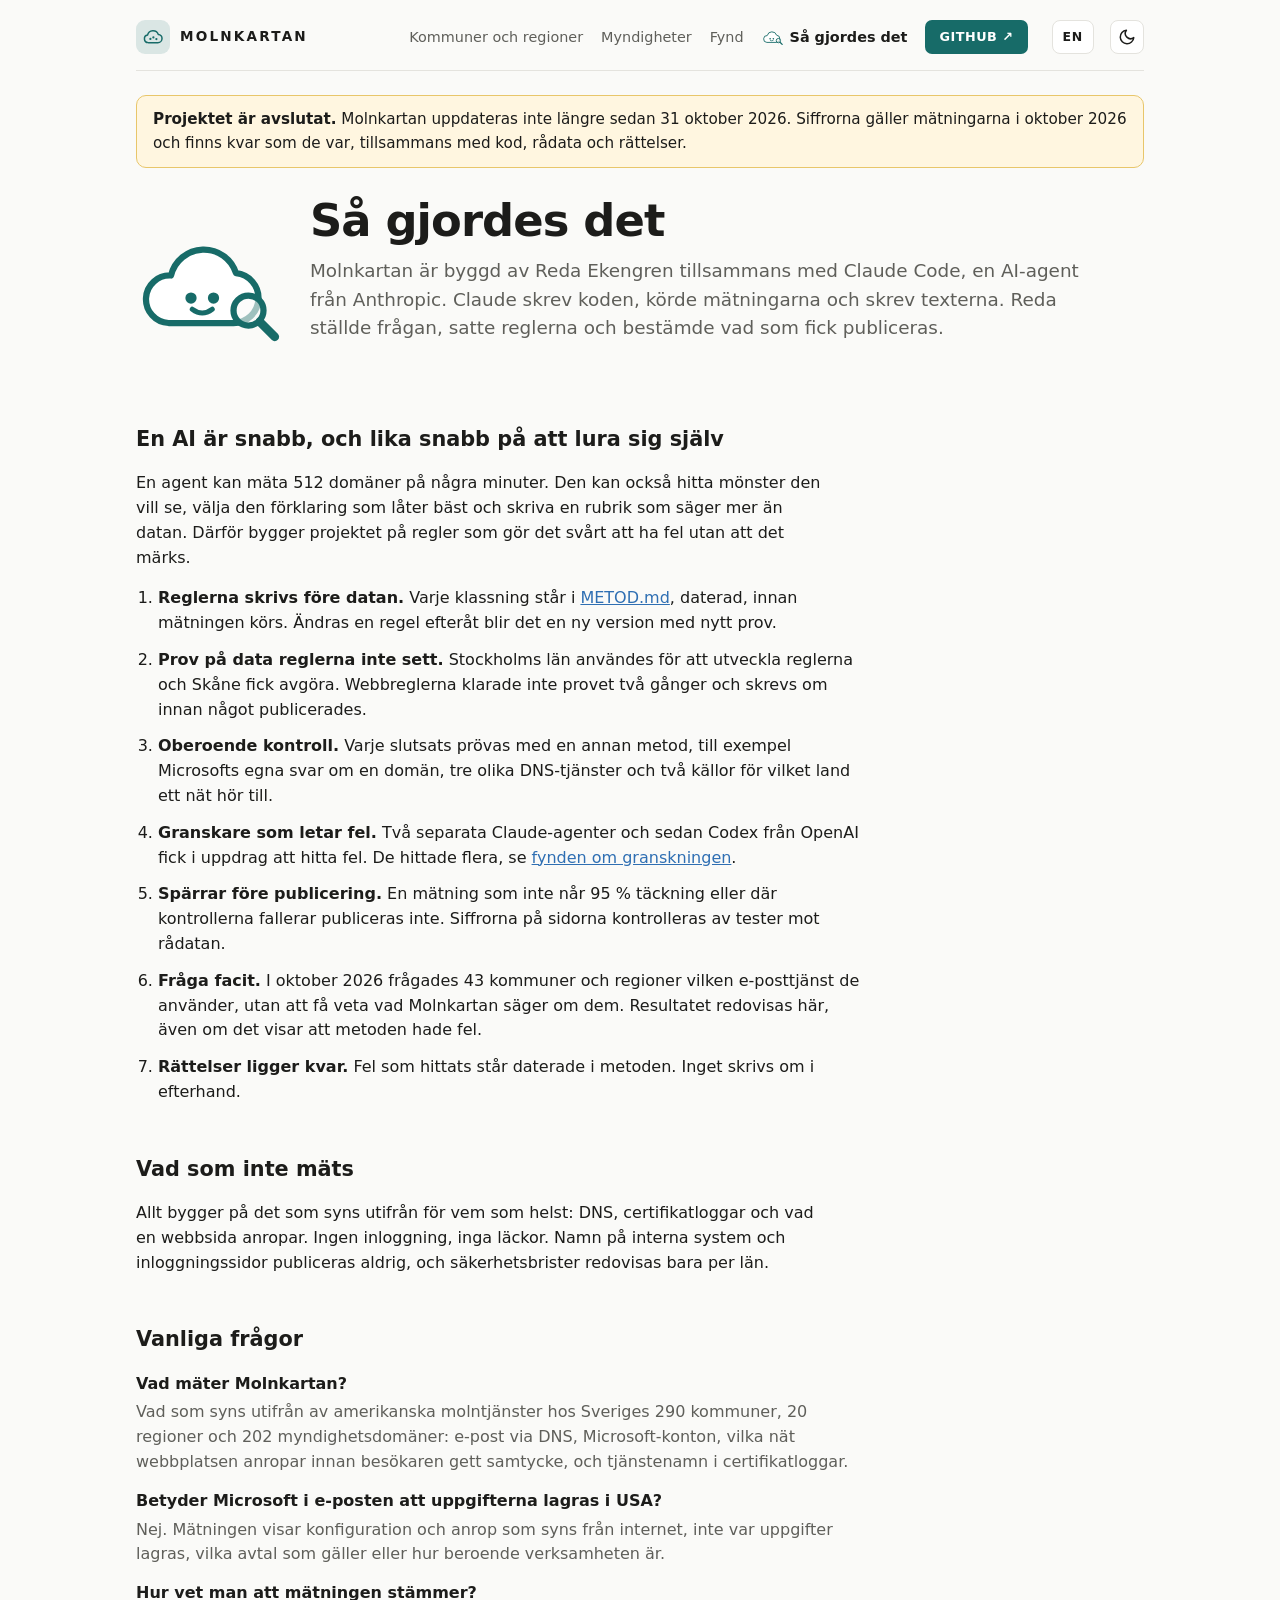
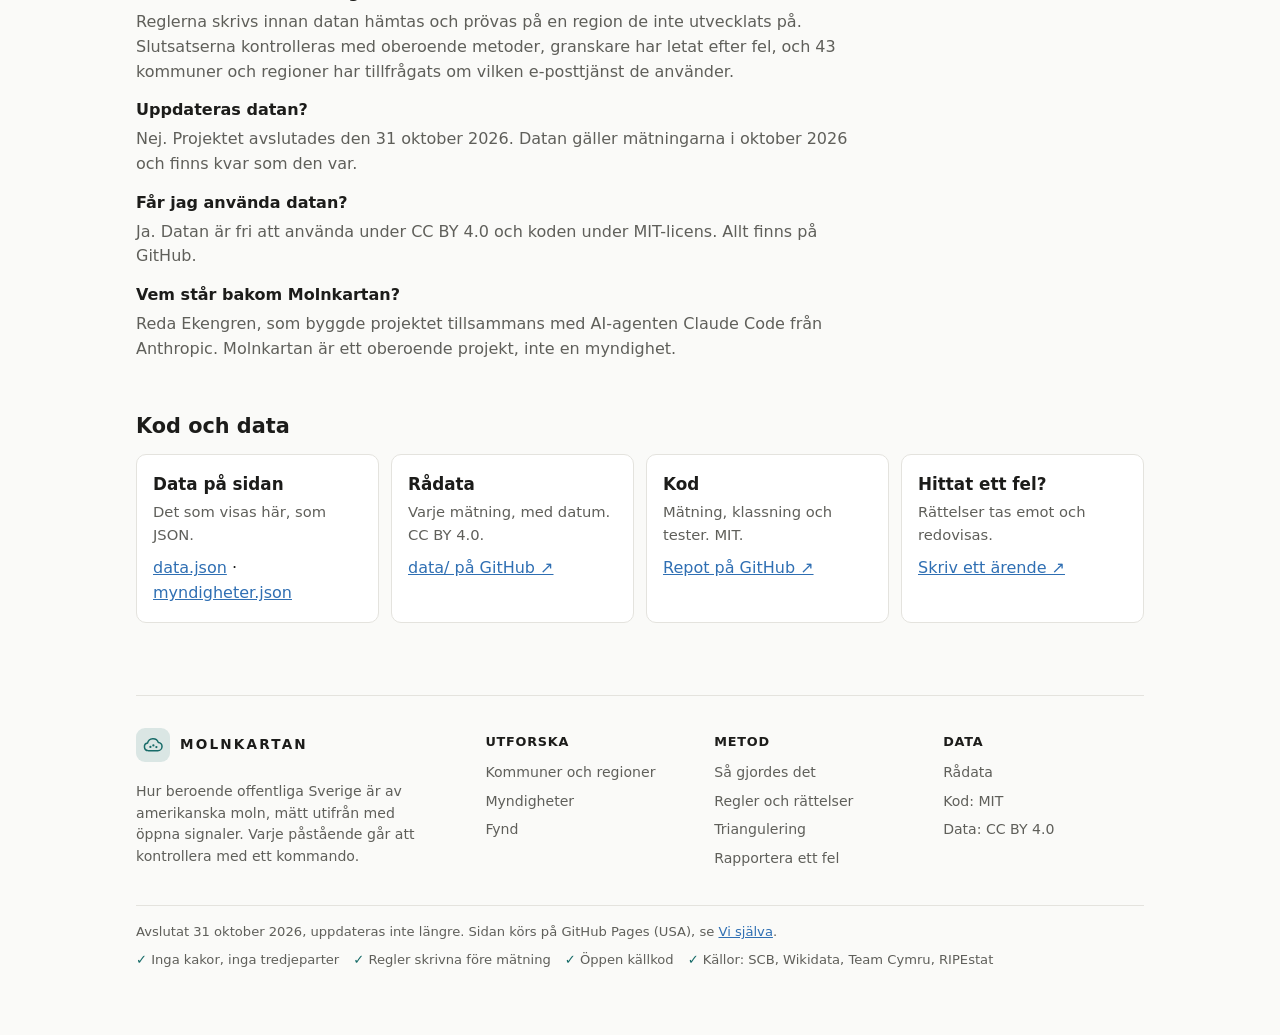
<file: docs/om.html>
<!DOCTYPE html>

<html lang="sv">
<head>
<meta charset="utf-8"/>
<meta content="width=device-width, initial-scale=1" name="viewport"/>
<title>Molnkartan · Så gjordes det</title>
<link rel="alternate" hreflang="sv" href="https://molnkartan.se/om.html">
<link rel="alternate" hreflang="en" href="https://molnkartan.se/en/om.html">
<link rel="alternate" hreflang="x-default" href="https://molnkartan.se/om.html">
<script>const SPRAK = "sv", T = {"tema_ljust": "Byt till ljust läge", "tema_morkt": "Byt till mörkt läge", "saknas": "Saknas", "visa_i_tabellen": "Visa i tabellen", "nat_us": "Amerikanskt nät", "nat_eu": "EU/EES-nät", "nat_annat": "Annat nät", "myndighet": "myndighet", "w_inga_anrop": "Inga anrop till någon tredjepart.", "nat_okant": "Okänt nät", "och_till": "… och {n} till", "w_ga": "Anrop till Google Analytics innan besökaren svarat.", "w_gtm": "Anrop till Google Tag Manager innan besökaren svarat.", "w_ingen": "Inga anrop till tredjeparter.", "w_us_en": "{n} värd på amerikanskt nät innan besökaren svarat.", "w_us_flera": "{n} värdar på amerikanskt nät innan besökaren svarat.", "w_inga_us": "Inga amerikanska nät innan besökaren svarat.", "d_ex1": "MX pekar på Microsoft", "d_regel1": "MX pekar på Microsoft (S1)", "d_ex2": "MX pekar på Google", "d_regel2": "MX pekar på Google (S1)", "d_ex3": "Spamfilter framför", "d_regel3": "spamfilter framför, men SPF och DKIM pekar på Microsoft (S2 + S7)", "d_ex4": "Inga molnsignaler i DNS", "d_regel4": "DNS visar inga molnsignaler (S1, S2, S7)", "d_s1": "vem tar emot e-posten", "d_s2": "vem får skicka i kommunens namn", "d_s7": "vem signerar e-posten", "d_s5": "finns en Entra-tenant", "d_s5_namn": "Microsoft-konto", "d_t2": "domänen registrerad?", "d_finns": "finns", "d_svarar": "svarar", "d_spamfilter": "spamfilter/egen", "d_bada": "båda", "d_inget": "inget", "d_annan_lev": "→ annan leverantör", "d_inget_svar": "(inget svar)", "d_annan_server": "→ en annan server", "d_dkim_ms": "DKIM pekar ändå på Microsoft: e-posten skickas troligen därifrån.", "d_exo_men": "Men domänen är registrerad i Microsofts Exchange Online (kontroll {datum}).", "d_exo_ocksa": "Domänen är också registrerad i Exchange Online (kontroll {datum}).", "d_samma_regler": "… och samma regler för alla {n}", "e_ms": "Microsoft", "e_msg": "Microsoft och Google", "e_g": "Google", "e_inga": "Inga molnsignaler", "e_okand": "Gick inte att avgöra", "kunde_inte": "Kunde inte mätas", "w_annat_uk": "Annat nät, t.ex. UK", "w_bara_eu": "Bara EU/EES-nät", "w_ingen_tp": "Ingen tredjepart", "k_ms": "av {n} har Microsoft i e-postens DNS ({pct}); hos {mx} tar Microsoft emot enligt MX", "k_exo": "av {n} har domänen registrerad i Microsofts e-posttjänst Exchange Online (registrering, inte användning; kontroll {datum})", "k_g": "tar emot e-post hos Google (MX)", "k_webb_eu": "har webbplatsen hos en svensk eller europeisk leverantör", "kw_us": "av {n} mätbara anropar amerikanska nät före samtycke ({pct} %)", "kw_ga": "anropar Google Analytics eller Tag Manager före samtycke", "kw_eu": "anropar bara nät som ägs av europeiska bolag före samtycke", "kw_ingen": "gör inga anrop till tredjeparter före samtycke", "v_epost": "E-post (DNS)", "svarar": "Svarar", "svarar_inte": "Svarar inte", "ingen_uppgift": "Ingen uppgift", "v_webb": "Webbplats före samtycke", "v_tjanster": "Tjänster på amerikanska nät", "inga_hittade": "Inga hittade", "under_25": "Under 25 %", "25_49": "25–49 %", "50_mer": "50 % eller mer", "v_google": "Google före samtycke", "bara_gtm": "Bara Tag Manager", "nej_stor": "Nej", "s_dmarc_none": "har DMARC i övervakningsläge (p=none) och ber inte mottagare stoppa förfalskad e-post", "s_reject": "avvisar e-post som förfalskar avsändaren (DMARC p=reject)", "s_mtasts": "har publicerat MTA-STS för krypterad e-post till sig", "s_dnssec": "har DNSSEC-signerad domän", "topp_rad": "{l}: {antal} organisationer", "ja": "ja", "nej": "nej", "sverige_eu": "Sverige/EU", "amerikanska_nat": "Amerikanska nät", "matt_epost": "E-post och konton mätta {tid}.", "matt_webb": "Webbplatser mätta {tid}.", "matt_tjanster": "Tjänster mätta {tid}.", "m_ms": "av {n} domäner har Microsoft i e-postens DNS", "m_inga": "har e-post utan molnsignaler i DNS: egna servrar eller e-postfilter", "m_exo": "har domänen registrerad i Exchange Online (registrering, inte användning; kontroll {datum})", "m_us": "av {n} mätbara webbplatser anropar amerikanska nät före samtycke"};
const t = (k, v = {}) => T[k].replace(/\{(\w+)\}/g, (_, n) => v[n]);</script>
<meta content="Hur Molnkartan byggdes med Claude Code, och reglerna som hindrar en AI från att lura sig själv." name="description"/>
<link href="https://molnkartan.se/om.html" rel="canonical"/>
<meta content="website" property="og:type"/>
<meta content="Molnkartan" property="og:site_name"/>
<meta content="sv_SE" property="og:locale"/>
<meta content="Så gjordes Molnkartan" property="og:title"/>
<meta content="Hur Molnkartan byggdes med Claude Code, och reglerna som hindrar en AI från att lura sig själv." property="og:description"/>
<meta content="https://molnkartan.se/om.html" property="og:url"/>
<meta content="https://molnkartan.se/dela.png" property="og:image"/>
<meta content="1200" property="og:image:width"/>
<meta content="630" property="og:image:height"/>
<meta content="Molnkartan: amerikanska moln i svensk offentlig sektor" property="og:image:alt"/>
<meta content="summary_large_image" name="twitter:card"/>
<meta content="Reda Ekengren" name="author"/>
<script type="application/ld+json">{"@context": "https://schema.org", "@type": "FAQPage", "url": "https://molnkartan.se/om.html", "inLanguage": "sv", "mainEntity": [{"@type": "Question", "name": "Vad mäter Molnkartan?", "acceptedAnswer": {"@type": "Answer", "text": "Vad som syns utifrån av amerikanska molntjänster hos Sveriges 290 kommuner, 20 regioner och 202 myndighetsdomäner: e-post via DNS, Microsoft-konton, vilka nät webbplatsen anropar innan besökaren gett samtycke, och tjänstenamn i certifikatloggar."}}, {"@type": "Question", "name": "Betyder Microsoft i e-posten att uppgifterna lagras i USA?", "acceptedAnswer": {"@type": "Answer", "text": "Nej. Mätningen visar konfiguration och anrop som syns från internet, inte var uppgifter lagras, vilka avtal som gäller eller hur beroende verksamheten är."}}, {"@type": "Question", "name": "Hur vet man att mätningen stämmer?", "acceptedAnswer": {"@type": "Answer", "text": "Reglerna skrivs innan datan hämtas och prövas på en region de inte utvecklats på. Slutsatserna kontrolleras med oberoende metoder, granskare har letat efter fel, och 43 kommuner och regioner har tillfrågats om vilken e-posttjänst de använder."}}, {"@type": "Question", "name": "Uppdateras datan?", "acceptedAnswer": {"@type": "Answer", "text": "Nej. Projektet avslutades den 31 oktober 2026. Datan gäller mätningarna i oktober 2026 och finns kvar som den var."}}, {"@type": "Question", "name": "Får jag använda datan?", "acceptedAnswer": {"@type": "Answer", "text": "Ja. Datan är fri att använda under CC BY 4.0 och koden under MIT-licens. Allt finns på GitHub."}}, {"@type": "Question", "name": "Vem står bakom Molnkartan?", "acceptedAnswer": {"@type": "Answer", "text": "Reda Ekengren, som byggde projektet tillsammans med AI-agenten Claude Code från Anthropic. Molnkartan är ett oberoende projekt, inte en myndighet."}}]}</script>
<link href="stil.css" rel="stylesheet"/>
<script src="tema.js"></script>
</head>
<body>
<svg aria-hidden="true" height="0" style="position:absolute" width="0"><symbol id="gubbe" viewbox="0 0 120 100"><path d="M26 80h52a20 20 0 0 0 2-39.9A27 27 0 0 0 28 42a19 19 0 0 0-2 38z" fill="var(--yta)" stroke="currentColor" stroke-linejoin="round" stroke-width="5"></path><g class="ogon"><circle cx="44" cy="60" fill="currentColor" r="4.5"></circle><circle cx="62" cy="60" fill="currentColor" r="4.5"></circle></g><path d="M45 69q8 6 16 0" fill="none" stroke="currentColor" stroke-linecap="round" stroke-width="4"></path><circle cx="90" cy="70" fill="var(--bg)" fill-opacity=".6" r="12" stroke="currentColor" stroke-width="5"></circle><path d="M99 79l12 12" stroke="currentColor" stroke-linecap="round" stroke-width="7"></path></symbol></svg>
<main>
<header class="sidhuvud">
<a class="marke" href="./"><svg aria-hidden="true" viewbox="0 0 32 32"><path d="M9.5 23.5h13a5.5 5.5 0 0 0 .6-10.97A7.5 7.5 0 0 0 8.7 13.4 5.1 5.1 0 0 0 9.5 23.5z" fill="none" stroke="currentColor" stroke-linejoin="round" stroke-width="2"></path><circle cx="12.5" cy="18.5" r="1.5"></circle><circle cx="16.5" cy="16.5" r="1.5"></circle><circle cx="20.5" cy="18.8" r="1.5"></circle></svg><span>Molnkartan</span></a>
<nav class="meny"><a href="./">Kommuner och regioner</a><a href="myndigheter.html">Myndigheter</a><a href="fynd.html">Fynd</a><a aria-current="page" class="sa-gjordes" href="om.html"><svg aria-hidden="true" class="gubbe-mini" viewbox="0 0 120 100"><use href="#gubbe"></use></svg>Så gjordes det</a><a class="knapp" href="https://github.com/RedaEkengren/molnkartan">GitHub ↗</a></nav>
<a class="sprakval" href="en/om.html" hreflang="en" lang="en" title="English">EN</a><button aria-label="Byt läge" class="temaknapp" type="button"><svg aria-hidden="true" class="mane" fill="none" stroke="currentColor" stroke-linecap="round" stroke-linejoin="round" stroke-width="2" viewbox="0 0 24 24"><path d="M21 12.8A9 9 0 1 1 11.2 3a7 7 0 0 0 9.8 9.8z"></path></svg><svg aria-hidden="true" class="sol" fill="none" stroke="currentColor" stroke-linecap="round" stroke-width="2" viewbox="0 0 24 24"><circle cx="12" cy="12" r="4"></circle><path d="M12 2v2M12 20v2M4.9 4.9l1.4 1.4M17.7 17.7l1.4 1.4M2 12h2M20 12h2M4.9 19.1l1.4-1.4M17.7 6.3l1.4-1.4"></path></svg></button>
</header>
<p class="avslutat" role="note"><b>Projektet är avslutat.</b> Molnkartan uppdateras inte längre sedan 31 oktober 2026. Siffrorna gäller mätningarna i oktober 2026 och finns kvar som de var, tillsammans med kod, rådata och rättelser.</p>
<div class="om-hero">
<svg aria-label="Molngubben, med förstoringsglas" class="gubbe" role="img" viewbox="0 0 120 100"><use href="#gubbe"></use></svg>
<div>
<h1>Så gjordes det</h1>
<p class="ingress">Molnkartan är byggd av Reda Ekengren tillsammans med Claude Code, en AI-agent från Anthropic. Claude skrev koden, körde mätningarna och skrev texterna. Reda ställde frågan, satte reglerna och bestämde vad som fick publiceras.</p>
</div>
</div>
<h2>En AI är snabb, och lika snabb på att lura sig själv</h2>
<p>En agent kan mäta 512 domäner på några minuter. Den kan också hitta mönster den vill se, välja den förklaring som låter bäst och skriva en rubrik som säger mer än datan. Därför bygger projektet på regler som gör det svårt att ha fel utan att det märks.</p>
<ol class="steg">
<li><b>Reglerna skrivs före datan.</b> Varje klassning står i <a href="https://github.com/RedaEkengren/molnkartan/blob/main/METOD.md">METOD.md</a>, daterad, innan mätningen körs. Ändras en regel efteråt blir det en ny version med nytt prov.</li>
<li><b>Prov på data reglerna inte sett.</b> Stockholms län användes för att utveckla reglerna och Skåne fick avgöra. Webbreglerna klarade inte provet två gånger och skrevs om innan något publicerades.</li>
<li><b>Oberoende kontroll.</b> Varje slutsats prövas med en annan metod, till exempel Microsofts egna svar om en domän, tre olika DNS-tjänster och två källor för vilket land ett nät hör till.</li>
<li><b>Granskare som letar fel.</b> Två separata Claude-agenter och sedan Codex från OpenAI fick i uppdrag att hitta fel. De hittade flera, se <a href="fynd.html#granskning-codex">fynden om granskningen</a>.</li>
<li><b>Spärrar före publicering.</b> En mätning som inte når 95 % täckning eller där kontrollerna fallerar publiceras inte. Siffrorna på sidorna kontrolleras av tester mot rådatan.</li>
<li><b>Fråga facit.</b> I oktober 2026 frågades 43 kommuner och regioner vilken e-posttjänst de använder, utan att få veta vad Molnkartan säger om dem. Resultatet redovisas här, även om det visar att metoden hade fel.</li>
<li><b>Rättelser ligger kvar.</b> Fel som hittats står daterade i metoden. Inget skrivs om i efterhand.</li>
</ol>
<h2>Vad som inte mäts</h2>
<p>Allt bygger på det som syns utifrån för vem som helst: DNS, certifikatloggar och vad en webbsida anropar. Ingen inloggning, inga läckor. Namn på interna system och inloggningssidor publiceras aldrig, och säkerhetsbrister redovisas bara per län.</p>
<h2 id="fragor">Vanliga frågor</h2>
<dl class="fragor">
<dt>Vad mäter Molnkartan?</dt>
<dd>Vad som syns utifrån av amerikanska molntjänster hos Sveriges 290 kommuner, 20 regioner och 202 myndighetsdomäner: e-post via DNS, Microsoft-konton, vilka nät webbplatsen anropar innan besökaren gett samtycke, och tjänstenamn i certifikatloggar.</dd>
<dt>Betyder Microsoft i e-posten att uppgifterna lagras i USA?</dt>
<dd>Nej. Mätningen visar konfiguration och anrop som syns från internet, inte var uppgifter lagras, vilka avtal som gäller eller hur beroende verksamheten är.</dd>
<dt>Hur vet man att mätningen stämmer?</dt>
<dd>Reglerna skrivs innan datan hämtas och prövas på en region de inte utvecklats på. Slutsatserna kontrolleras med oberoende metoder, granskare har letat efter fel, och 43 kommuner och regioner har tillfrågats om vilken e-posttjänst de använder.</dd>
<dt>Uppdateras datan?</dt>
<dd>Nej. Projektet avslutades den 31 oktober 2026. Datan gäller mätningarna i oktober 2026 och finns kvar som den var.</dd>
<dt>Får jag använda datan?</dt>
<dd>Ja. Datan är fri att använda under CC BY 4.0 och koden under MIT-licens. Allt finns på GitHub.</dd>
<dt>Vem står bakom Molnkartan?</dt>
<dd>Reda Ekengren, som byggde projektet tillsammans med AI-agenten Claude Code från Anthropic. Molnkartan är ett oberoende projekt, inte en myndighet.</dd>
</dl>
<h2>Kod och data</h2>
<div class="kort om-kort">
<div><h3>Data på sidan</h3><p>Det som visas här, som JSON.</p><a download="" href="data.json">data.json</a> · <a download="" href="myndigheter.json">myndigheter.json</a></div>
<div><h3>Rådata</h3><p>Varje mätning, med datum. CC BY 4.0.</p><a href="https://github.com/RedaEkengren/molnkartan/tree/main/data">data/ på GitHub ↗</a></div>
<div><h3>Kod</h3><p>Mätning, klassning och tester. MIT.</p><a href="https://github.com/RedaEkengren/molnkartan">Repot på GitHub ↗</a></div>
<div><h3>Hittat ett fel?</h3><p>Rättelser tas emot och redovisas.</p><a href="https://github.com/RedaEkengren/molnkartan/issues">Skriv ett ärende ↗</a></div>
</div>
<footer class="sidfot">
<div class="fotkolumner">
<div>
<a class="marke" href="./"><svg aria-hidden="true" viewbox="0 0 32 32"><path d="M9.5 23.5h13a5.5 5.5 0 0 0 .6-10.97A7.5 7.5 0 0 0 8.7 13.4 5.1 5.1 0 0 0 9.5 23.5z" fill="none" stroke="currentColor" stroke-linejoin="round" stroke-width="2"></path><circle cx="12.5" cy="18.5" r="1.5"></circle><circle cx="16.5" cy="16.5" r="1.5"></circle><circle cx="20.5" cy="18.8" r="1.5"></circle></svg><span>Molnkartan</span></a>
<p>Hur beroende offentliga Sverige är av amerikanska moln, mätt utifrån med öppna signaler. Varje påstående går att kontrollera med ett kommando.</p>
</div>
<div><h4>Utforska</h4><a href="./">Kommuner och regioner</a><a href="myndigheter.html">Myndigheter</a><a href="fynd.html">Fynd</a></div>
<div><h4>Metod</h4><a href="om.html">Så gjordes det</a><a href="https://github.com/RedaEkengren/molnkartan/blob/main/METOD.md">Regler och rättelser</a><a href="https://github.com/RedaEkengren/molnkartan/blob/main/RESULTAT-triangulering.md">Triangulering</a><a href="https://github.com/RedaEkengren/molnkartan/issues">Rapportera ett fel</a></div>
<div><h4>Data</h4><a href="https://github.com/RedaEkengren/molnkartan/tree/main/data">Rådata</a><a href="https://github.com/RedaEkengren/molnkartan/blob/main/LICENSE">Kod: MIT</a><a href="https://creativecommons.org/licenses/by/4.0/deed.sv">Data: CC BY 4.0</a></div>
</div>
<div class="fotrad"><span>Avslutat 31 oktober 2026, uppdateras inte längre. Sidan körs på GitHub Pages (USA), se <a href="fynd.html#vi-sjalva">Vi själva</a>.</span>
<span class="markorer"><span>Inga kakor, inga tredjeparter</span><span>Regler skrivna före mätning</span><span>Öppen källkod</span><span>Källor: SCB, Wikidata, Team Cymru, RIPEstat</span></span></div>
</footer>
</main>
</body>
</html>
</file>
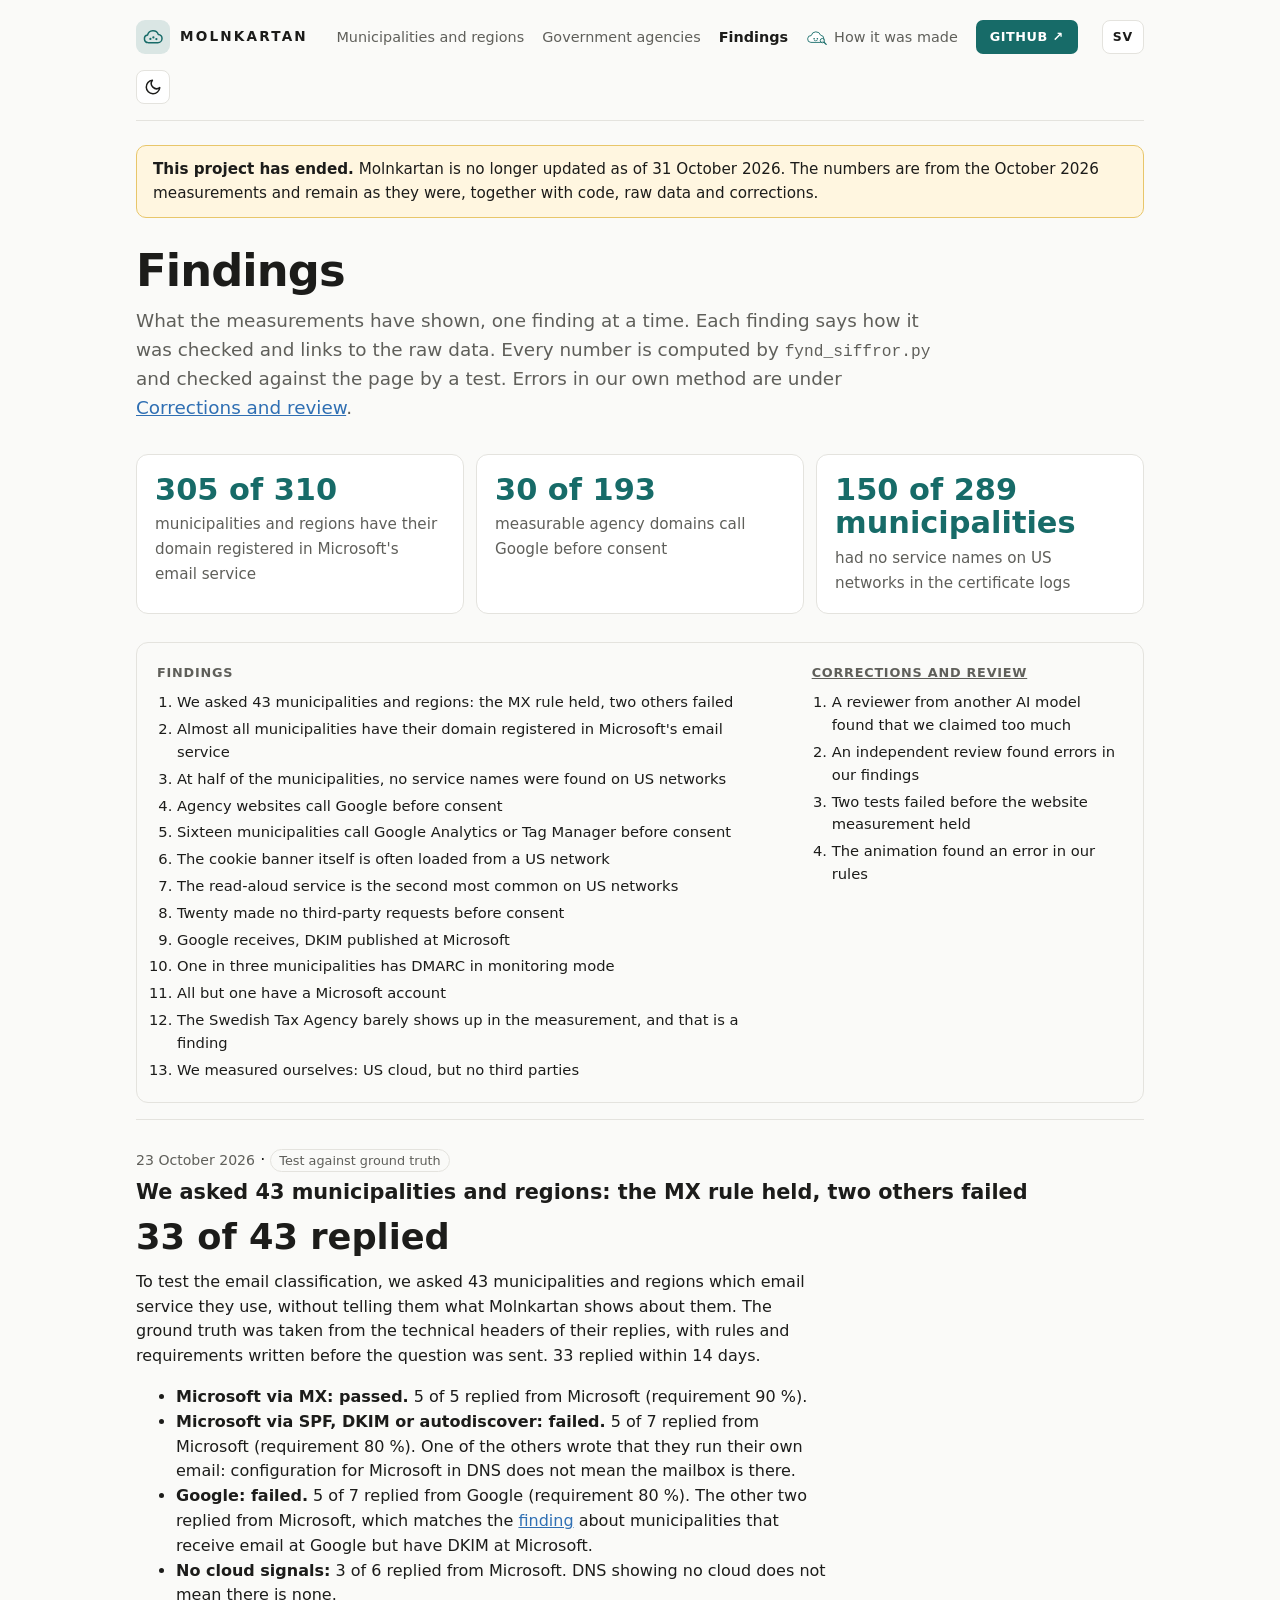
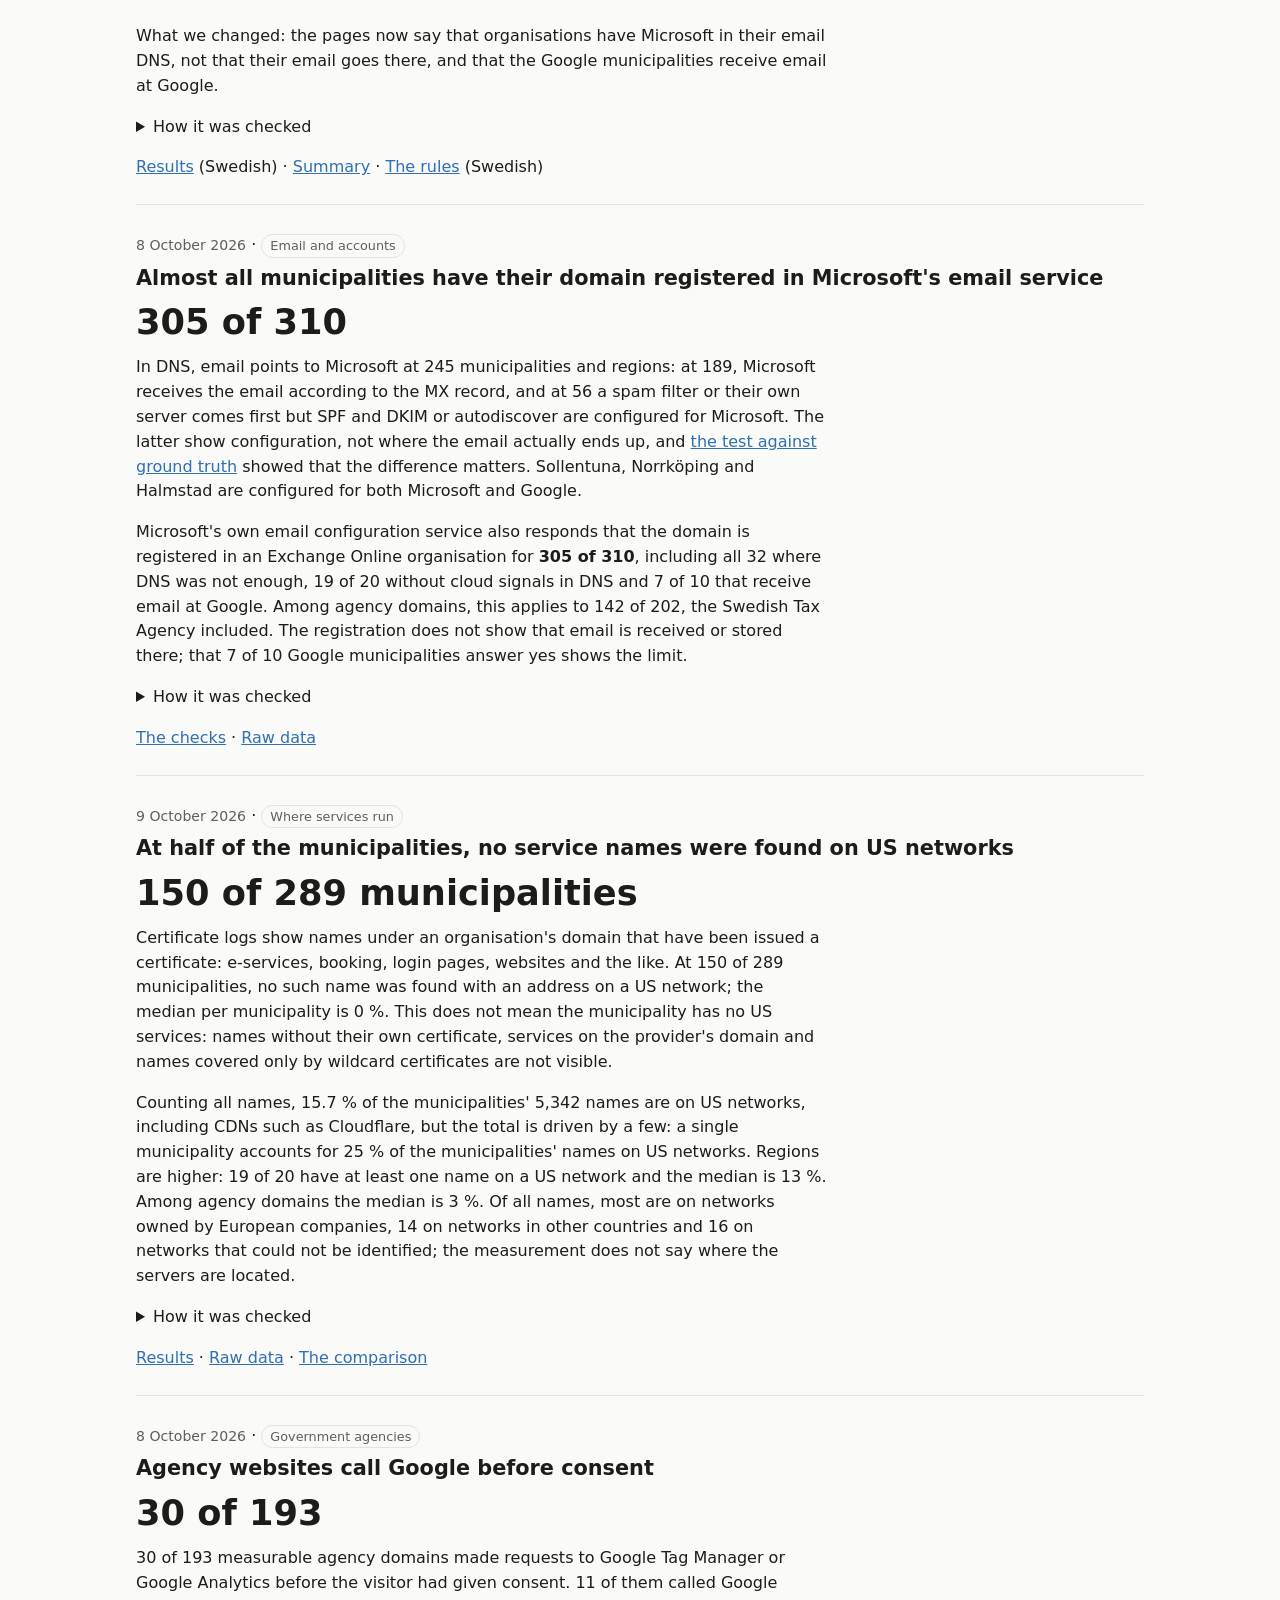
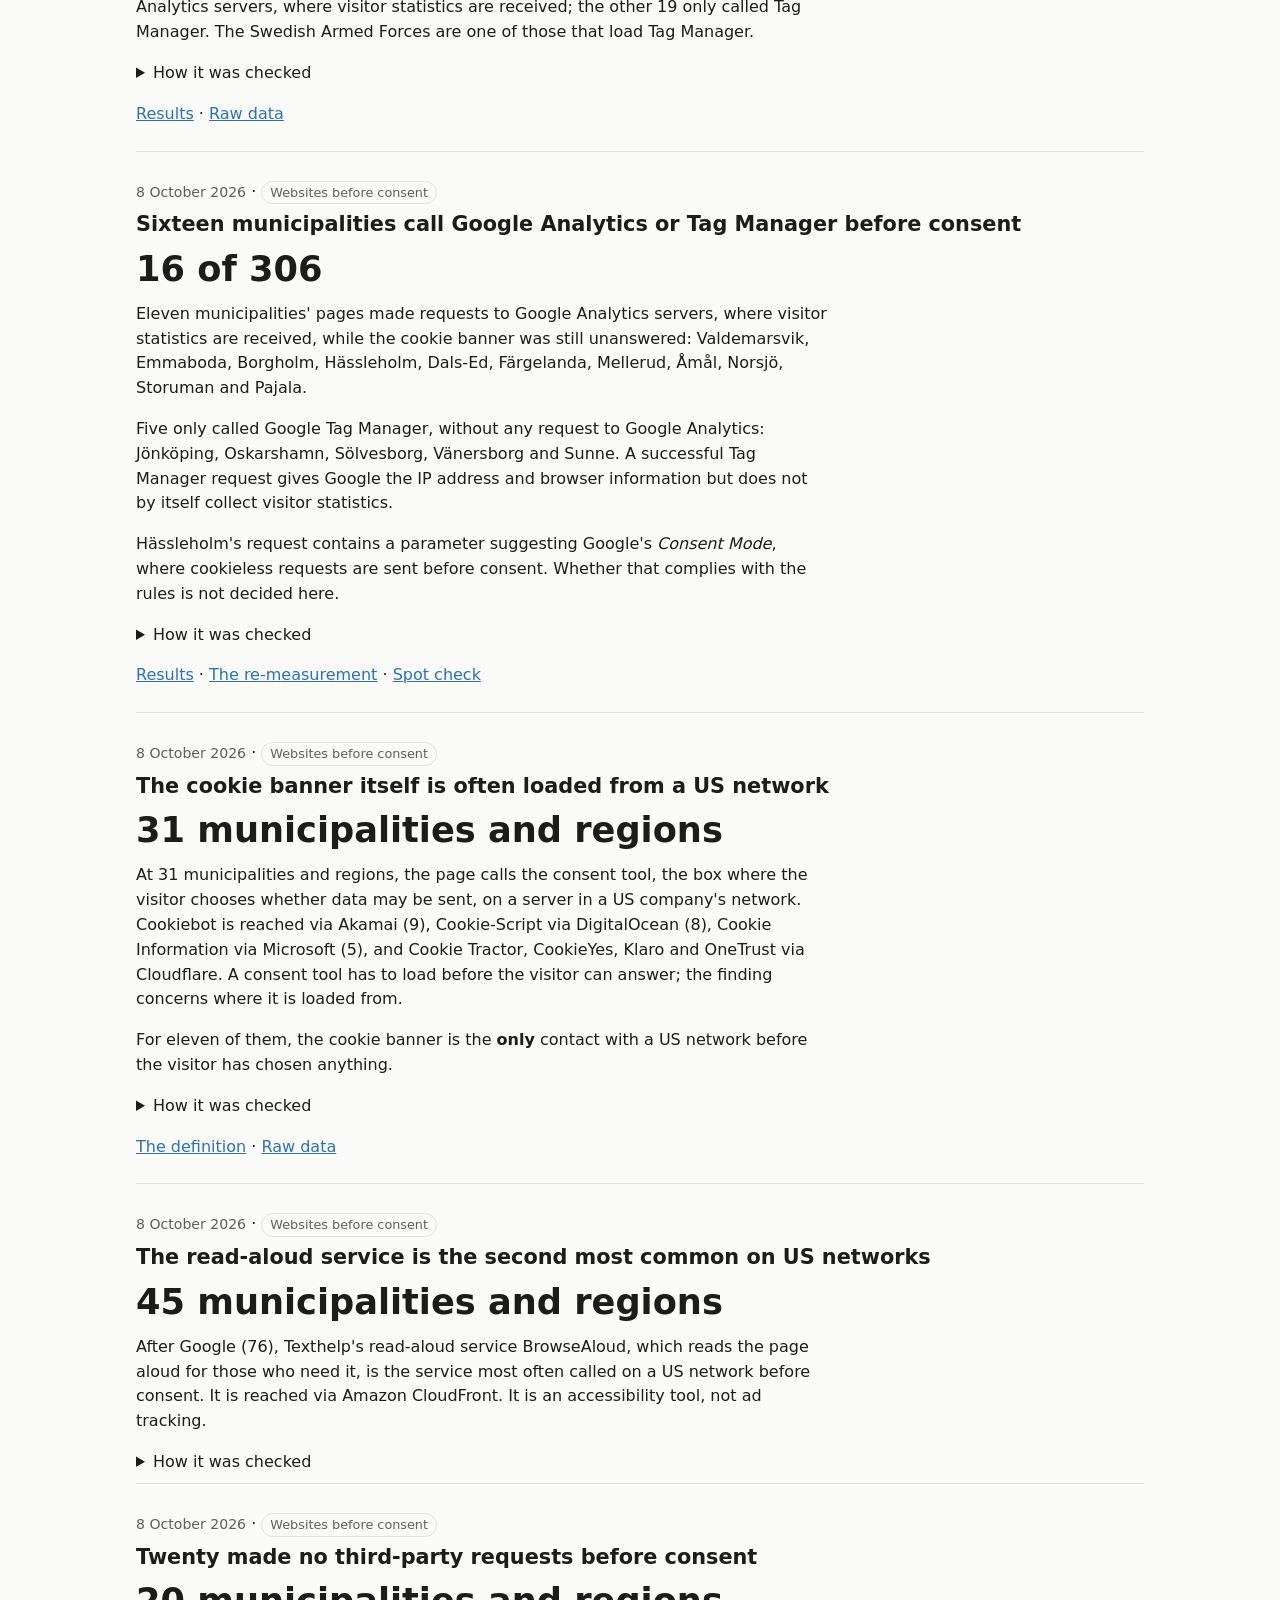
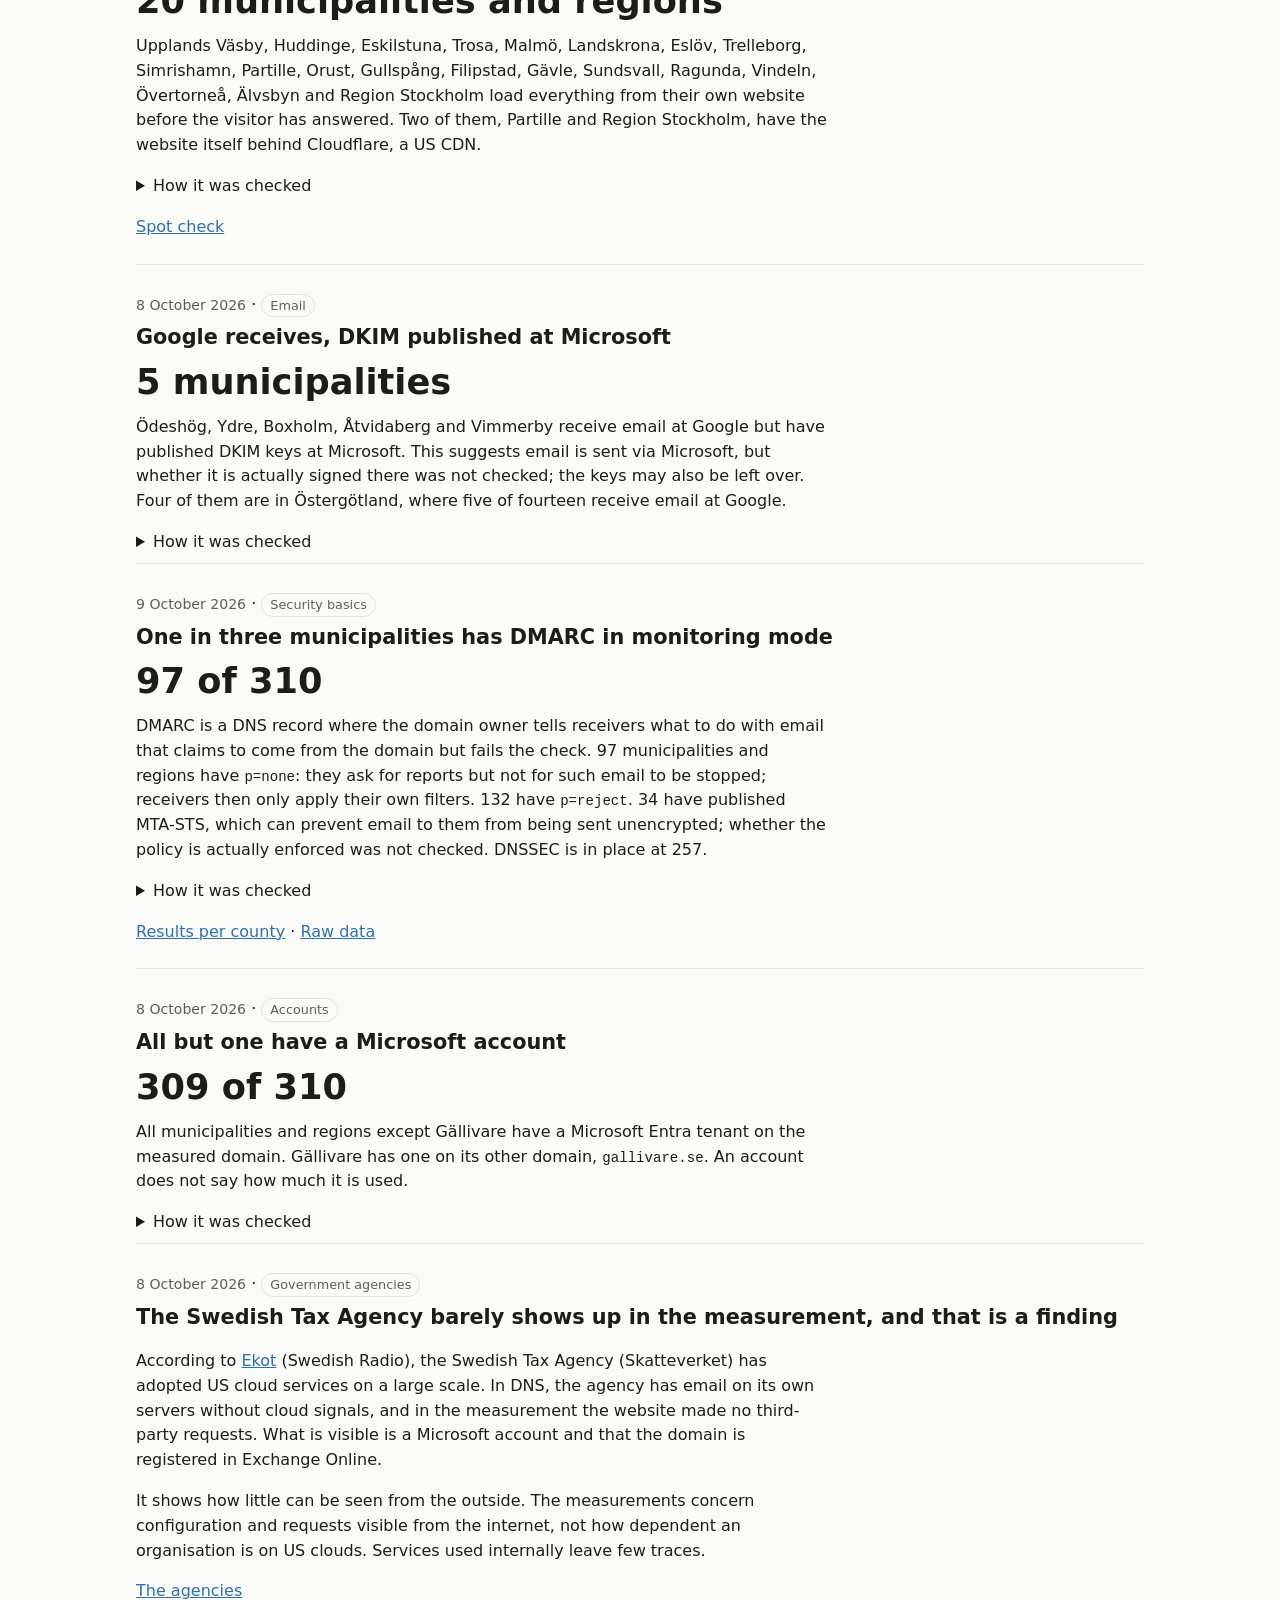
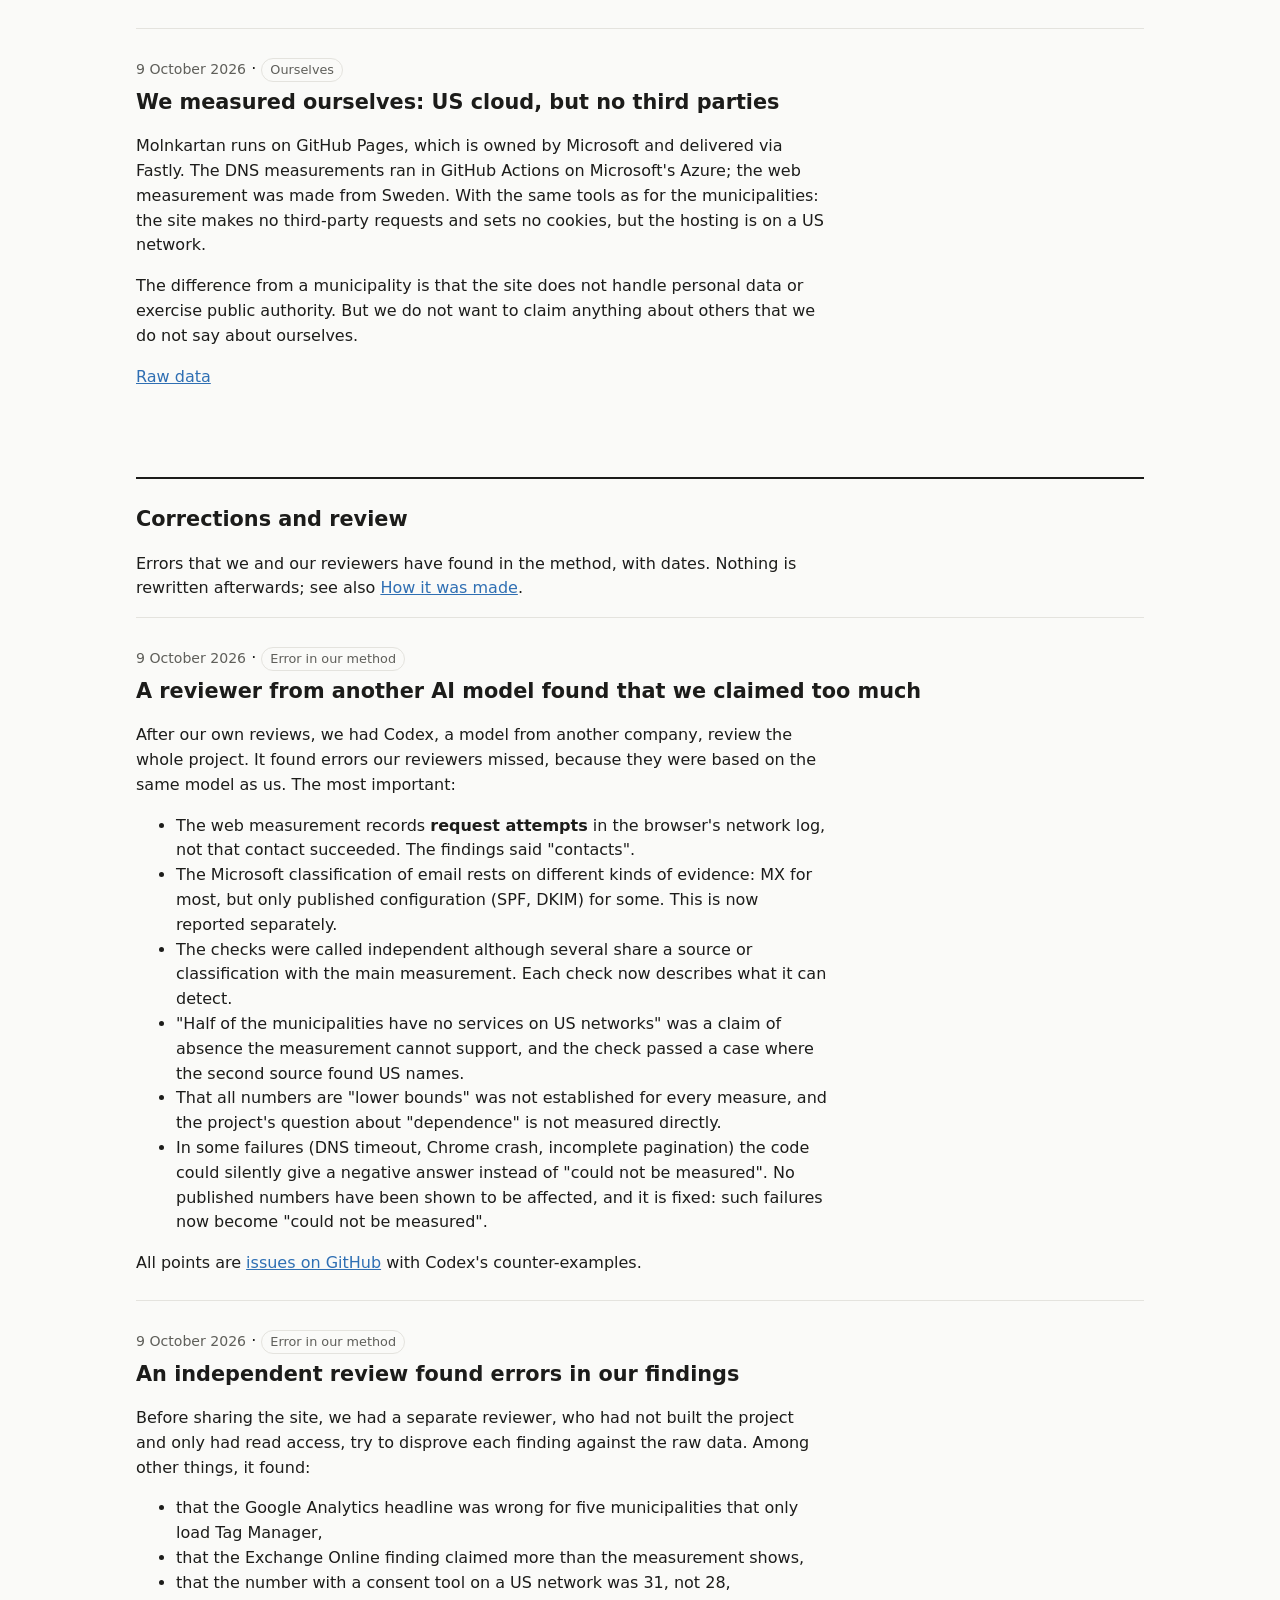
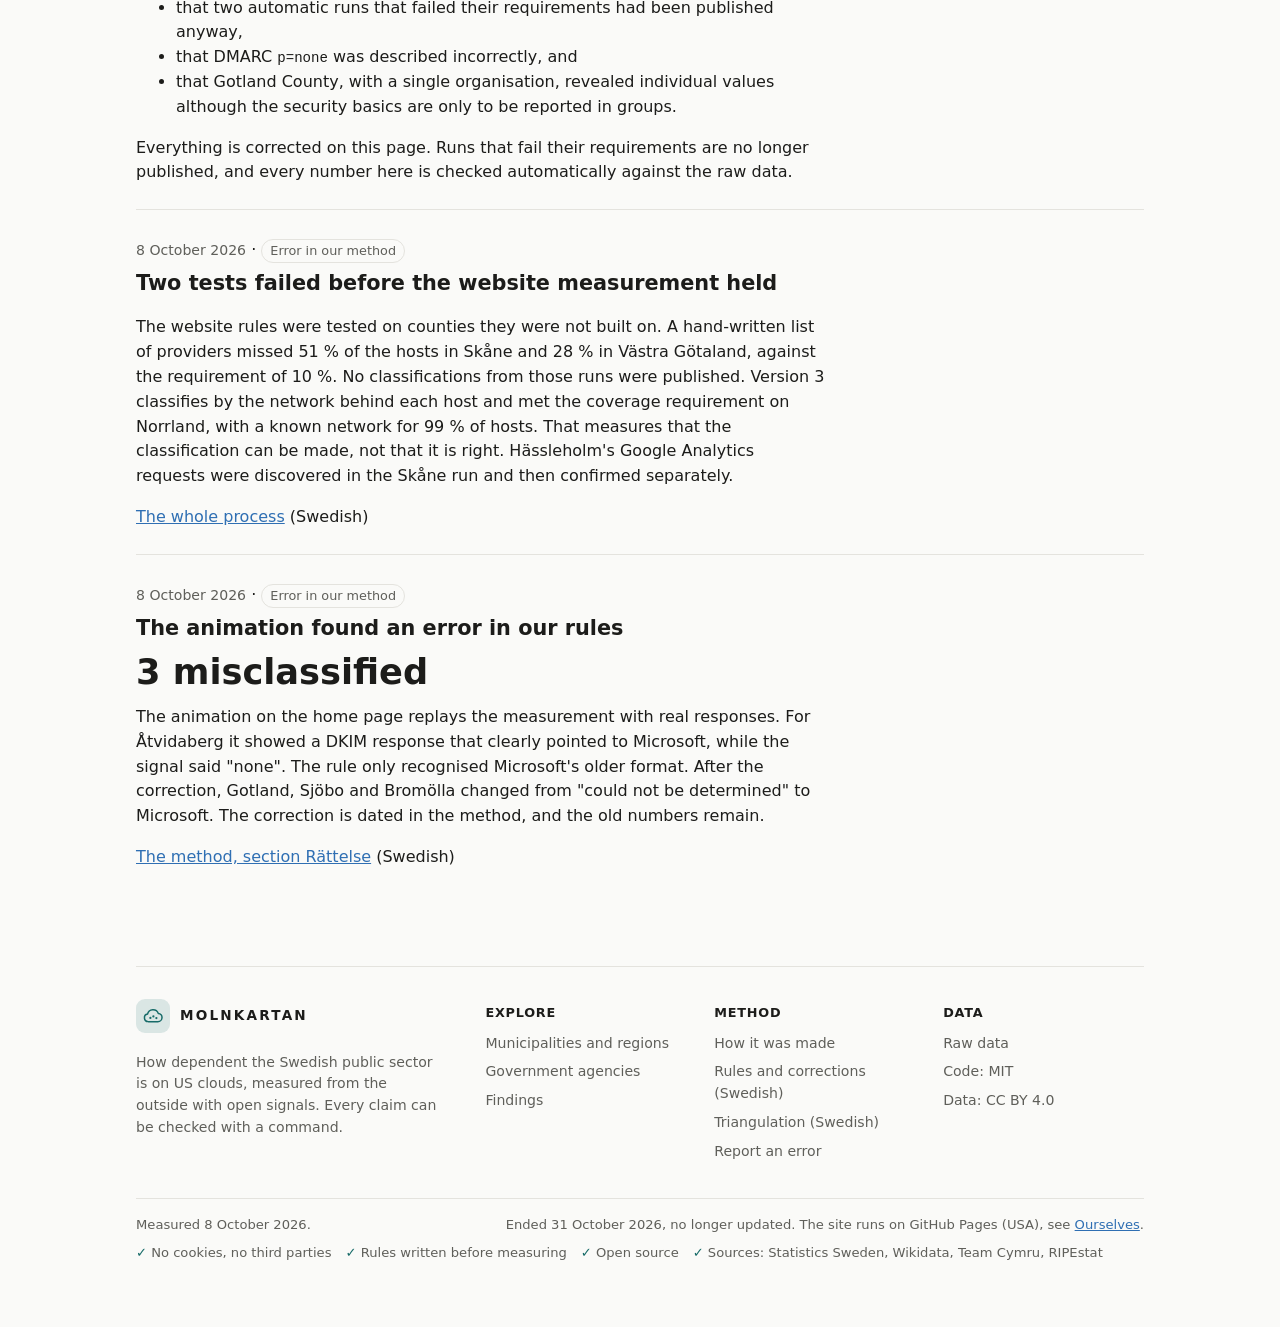
<file: docs/en/fynd.html>
<!DOCTYPE html>

<html lang="en">
<head>
<meta charset="utf-8"/>
<meta content="width=device-width, initial-scale=1" name="viewport"/>
<title>Molnkartan · Findings</title>
<link rel="alternate" hreflang="sv" href="https://molnkartan.se/fynd.html">
<link rel="alternate" hreflang="en" href="https://molnkartan.se/en/fynd.html">
<link rel="alternate" hreflang="x-default" href="https://molnkartan.se/fynd.html">
<script>const SPRAK = "en", T = {"tema_ljust": "Switch to light mode", "tema_morkt": "Switch to dark mode", "saknas": "Missing", "visa_i_tabellen": "Show in table", "nat_us": "US network", "nat_eu": "EU/EEA network", "nat_annat": "Other network", "myndighet": "agency", "w_inga_anrop": "No requests to any third party.", "nat_okant": "Unknown network", "och_till": "… and {n} more", "w_ga": "Requests to Google Analytics before the visitor answered.", "w_gtm": "Requests to Google Tag Manager before the visitor answered.", "w_ingen": "No requests to third parties.", "w_us_en": "{n} host on a US network before the visitor answered.", "w_us_flera": "{n} hosts on US networks before the visitor answered.", "w_inga_us": "No US networks before the visitor answered.", "d_ex1": "MX points to Microsoft", "d_regel1": "MX points to Microsoft (S1)", "d_ex2": "MX points to Google", "d_regel2": "MX points to Google (S1)", "d_ex3": "Spam filter in front", "d_regel3": "spam filter in front, but SPF and DKIM point to Microsoft (S2 + S7)", "d_ex4": "No cloud signals in DNS", "d_regel4": "DNS shows no cloud signals (S1, S2, S7)", "d_s1": "who receives the email", "d_s2": "who may send in the municipality's name", "d_s7": "who signs the email", "d_s5": "is there an Entra tenant", "d_s5_namn": "Microsoft account", "d_t2": "domain registered?", "d_finns": "exists", "d_svarar": "responds", "d_spamfilter": "spam filter/own", "d_bada": "both", "d_inget": "none", "d_annan_lev": "→ other provider", "d_inget_svar": "(no answer)", "d_annan_server": "→ another server", "d_dkim_ms": "DKIM still points to Microsoft: the email is probably sent from there.", "d_exo_men": "But the domain is registered in Microsoft's Exchange Online (checked {datum}).", "d_exo_ocksa": "The domain is also registered in Exchange Online (checked {datum}).", "d_samma_regler": "… and the same rules for all {n}", "e_ms": "Microsoft", "e_msg": "Microsoft and Google", "e_g": "Google", "e_inga": "No cloud signals", "e_okand": "Could not be determined", "kunde_inte": "Could not be measured", "w_annat_uk": "Other network, e.g. UK", "w_bara_eu": "Only EU/EEA networks", "w_ingen_tp": "No third party", "k_ms": "of {n} have Microsoft in their email DNS ({pct}); for {mx}, Microsoft receives the email according to MX", "k_exo": "of {n} have the domain registered in Microsoft's email service Exchange Online (registration, not usage; checked {datum})", "k_g": "receive email at Google (MX)", "k_webb_eu": "host their website with a Swedish or European provider", "kw_us": "of {n} measurable call US networks before consent ({pct} %)", "kw_ga": "call Google Analytics or Tag Manager before consent", "kw_eu": "call only networks owned by European companies before consent", "kw_ingen": "make no requests to third parties before consent", "v_epost": "Email (DNS)", "svarar": "Responds", "svarar_inte": "Does not respond", "ingen_uppgift": "No data", "v_webb": "Website before consent", "v_tjanster": "Services on US networks", "inga_hittade": "None found", "under_25": "Under 25 %", "25_49": "25–49 %", "50_mer": "50 % or more", "v_google": "Google before consent", "bara_gtm": "Only Tag Manager", "nej_stor": "No", "s_dmarc_none": "have DMARC in monitoring mode (p=none) and do not ask receivers to stop spoofed email", "s_reject": "reject email that spoofs the sender (DMARC p=reject)", "s_mtasts": "have published MTA-STS for encrypted email to them", "s_dnssec": "have a DNSSEC-signed domain", "topp_rad": "{l}: {antal} organisations", "ja": "yes", "nej": "no", "sverige_eu": "Sweden/EU", "amerikanska_nat": "US networks", "matt_epost": "Email and accounts measured {tid}.", "matt_webb": "Websites measured {tid}.", "matt_tjanster": "Services measured {tid}.", "m_ms": "of {n} domains have Microsoft in their email DNS", "m_inga": "have email without cloud signals in DNS: own servers or email filters", "m_exo": "have the domain registered in Exchange Online (registration, not usage; checked {datum})", "m_us": "of {n} measurable websites call US networks before consent"};
const t = (k, v = {}) => T[k].replace(/\{(\w+)\}/g, (_, n) => v[n]);</script>
<meta content="What Molnkartan has found, with how each finding was checked and where the data is." name="description"/>
<link href="https://molnkartan.se/fynd.html" rel="canonical"/>
<meta content="website" property="og:type"/>
<meta content="Molnkartan" property="og:site_name"/>
<meta content="en_GB" property="og:locale"/>
<meta content="Molnkartan – findings" property="og:title"/>
<meta content="What Molnkartan has found, with how each finding was checked and where the data is." property="og:description"/>
<meta content="https://molnkartan.se/fynd.html" property="og:url"/>
<meta content="https://molnkartan.se/dela.png" property="og:image"/>
<meta content="1200" property="og:image:width"/>
<meta content="630" property="og:image:height"/>
<meta content="Molnkartan: US clouds in the Swedish public sector" property="og:image:alt"/>
<meta content="summary_large_image" name="twitter:card"/>
<meta content="Reda Ekengren" name="author"/>
<script type="application/ld+json">{"@context": "https://schema.org", "@type": "Report", "name": "Molnkartan findings", "url": "https://molnkartan.se/en/fynd.html", "inLanguage": "en", "author": {"@type": "Person", "name": "Reda Ekengren"}, "license": "https://creativecommons.org/licenses/by/4.0/", "about": "US cloud services in the Swedish public sector"}</script>
<link href="../stil.css" rel="stylesheet"/>
<script src="../tema.js"></script>
</head>
<body>
<svg aria-hidden="true" height="0" style="position:absolute" width="0"><symbol id="gubbe" viewbox="0 0 120 100"><path d="M26 80h52a20 20 0 0 0 2-39.9A27 27 0 0 0 28 42a19 19 0 0 0-2 38z" fill="var(--yta)" stroke="currentColor" stroke-linejoin="round" stroke-width="5"></path><g class="ogon"><circle cx="44" cy="60" fill="currentColor" r="4.5"></circle><circle cx="62" cy="60" fill="currentColor" r="4.5"></circle></g><path d="M45 69q8 6 16 0" fill="none" stroke="currentColor" stroke-linecap="round" stroke-width="4"></path><circle cx="90" cy="70" fill="var(--bg)" fill-opacity=".6" r="12" stroke="currentColor" stroke-width="5"></circle><path d="M99 79l12 12" stroke="currentColor" stroke-linecap="round" stroke-width="7"></path></symbol></svg>
<main>
<header class="sidhuvud">
<a class="marke" href="./"><svg aria-hidden="true" viewbox="0 0 32 32"><path d="M9.5 23.5h13a5.5 5.5 0 0 0 .6-10.97A7.5 7.5 0 0 0 8.7 13.4 5.1 5.1 0 0 0 9.5 23.5z" fill="none" stroke="currentColor" stroke-linejoin="round" stroke-width="2"></path><circle cx="12.5" cy="18.5" r="1.5"></circle><circle cx="16.5" cy="16.5" r="1.5"></circle><circle cx="20.5" cy="18.8" r="1.5"></circle></svg><span>Molnkartan</span></a>
<nav class="meny"><a href="./">Municipalities and regions</a><a href="myndigheter.html">Government agencies</a><a aria-current="page" href="fynd.html">Findings</a><a class="sa-gjordes" href="om.html"><svg aria-hidden="true" class="gubbe-mini" viewbox="0 0 120 100"><use href="#gubbe"></use></svg>How it was made</a><a class="knapp" href="https://github.com/RedaEkengren/molnkartan">GitHub ↗</a></nav>
<a class="sprakval" href="../fynd.html" hreflang="sv" lang="sv" title="Svenska">SV</a><button aria-label="Toggle theme" class="temaknapp" type="button"><svg aria-hidden="true" class="mane" fill="none" stroke="currentColor" stroke-linecap="round" stroke-linejoin="round" stroke-width="2" viewbox="0 0 24 24"><path d="M21 12.8A9 9 0 1 1 11.2 3a7 7 0 0 0 9.8 9.8z"></path></svg><svg aria-hidden="true" class="sol" fill="none" stroke="currentColor" stroke-linecap="round" stroke-width="2" viewbox="0 0 24 24"><circle cx="12" cy="12" r="4"></circle><path d="M12 2v2M12 20v2M4.9 4.9l1.4 1.4M17.7 17.7l1.4 1.4M2 12h2M20 12h2M4.9 19.1l1.4-1.4M17.7 6.3l1.4-1.4"></path></svg></button>
</header>
<p class="avslutat" role="note"><b>This project has ended.</b> Molnkartan is no longer updated as of 31 October 2026. The numbers are from the October 2026 measurements and remain as they were, together with code, raw data and corrections.</p>
<h1>Findings</h1>
<p class="ingress">What the measurements have shown, one finding at a time. Each finding says how it was checked and links to the raw data. Every number is computed by <code>fynd_siffror.py</code> and checked against the page by a test. Errors in our own method are under <a href="#rattelser">Corrections and review</a>.</p>
<div class="huvudfynd"><a href="#exchange-online"><b>305 of 310</b><span>municipalities and regions have their domain registered in Microsoft's email service</span></a><a href="#myndigheter-ga"><b>30 of 193</b><span>measurable agency domains call Google before consent</span></a><a href="#tjanster"><b>150 of 289 municipalities</b><span>had no service names on US networks in the certificate logs</span></a></div>
<nav aria-label="Contents" class="innehall">
<div><h2>Findings</h2><ol><li><a href="#validering">We asked 43 municipalities and regions: the MX rule held, two others failed</a></li><li><a href="#exchange-online">Almost all municipalities have their domain registered in Microsoft's email service</a></li><li><a href="#tjanster">At half of the municipalities, no service names were found on US networks</a></li><li><a href="#myndigheter-ga">Agency websites call Google before consent</a></li><li><a href="#google-analytics">Sixteen municipalities call Google Analytics or Tag Manager before consent</a></li><li><a href="#samtyckesverktyget">The cookie banner itself is often loaded from a US network</a></li><li><a href="#browsealoud">The read-aloud service is the second most common on US networks</a></li><li><a href="#ingen-tredjepart">Twenty made no third-party requests before consent</a></li><li><a href="#google-tar-emot">Google receives, DKIM published at Microsoft</a></li><li><a href="#sakerhetsgrunder">One in three municipalities has DMARC in monitoring mode</a></li><li><a href="#tenant">All but one have a Microsoft account</a></li><li><a href="#skatteverket">The Swedish Tax Agency barely shows up in the measurement, and that is a finding</a></li><li><a href="#vi-sjalva">We measured ourselves: US cloud, but no third parties</a></li></ol></div>
<div><h2><a href="#rattelser">Corrections and review</a></h2><ol><li><a href="#granskning-codex">A reviewer from another AI model found that we claimed too much</a></li><li><a href="#granskning">An independent review found errors in our findings</a></li><li><a href="#holdout">Two tests failed before the website measurement held</a></li><li><a href="#dkim-felet">The animation found an error in our rules</a></li></ol></div>
</nav>
<article class="fynd" id="validering">
<time datetime="2026-10-23">23 October 2026</time> · <span class="metod">Test against ground truth</span>
<h2>We asked 43 municipalities and regions: the MX rule held, two others failed</h2>
<div class="tal">33 of 43 replied</div>
<p>To test the email classification, we asked 43 municipalities and regions which email service they use, without telling them what Molnkartan shows about them. The ground truth was taken from the technical headers of their replies, with rules and requirements written before the question was sent. 33 replied within 14 days.</p>
<ul>
<li><b>Microsoft via MX: passed.</b> 5 of 5 replied from Microsoft (requirement 90 %).</li>
<li><b>Microsoft via SPF, DKIM or autodiscover: failed.</b> 5 of 7 replied from Microsoft (requirement 80 %). One of the others wrote that they run their own email: configuration for Microsoft in DNS does not mean the mailbox is there.</li>
<li><b>Google: failed.</b> 5 of 7 replied from Google (requirement 80 %). The other two replied from Microsoft, which matches the <a href="#google-tar-emot">finding</a> about municipalities that receive email at Google but have DKIM at Microsoft.</li>
<li><b>No cloud signals:</b> 3 of 6 replied from Microsoft. DNS showing no cloud does not mean there is none.</li>
</ul>
<p>What we changed: the pages now say that organisations have Microsoft in their email DNS, not that their email goes there, and that the Google municipalities receive email at Google.</p>
<details><summary>How it was checked</summary>
<p>The headers show which system the replying mailbox is in, not which server receives email first. Replies from case-management systems and auto-replies often show neither Microsoft nor Google and then count as other; 5 such replies said in the text that they run their own email or Microsoft 365, but the text is only used where the headers are ambiguous. One reply came from a municipal association the question had been forwarded to and is not counted. With 7 replies per class, a single reply moves the result by more than 10 percentage points. 10 did not reply and are reported as non-responses.</p>
</details>
<p><a href="https://github.com/RedaEkengren/molnkartan/blob/main/RESULTAT-validering.md">Results</a> (Swedish) · <a href="https://github.com/RedaEkengren/molnkartan/blob/main/data/validering-2026-10-23.json">Summary</a> · <a href="https://github.com/RedaEkengren/molnkartan/blob/main/METOD.md">The rules</a> (Swedish)</p>
</article>
<article class="fynd" id="exchange-online">
<time datetime="2026-10-08">8 October 2026</time> · <span class="metod">Email and accounts</span>
<h2>Almost all municipalities have their domain registered in Microsoft's email service</h2>
<div class="tal">305 of 310</div>
<p>In DNS, email points to Microsoft at 245 municipalities and regions: at 189, Microsoft receives the email according to the MX record, and at 56 a spam filter or their own server comes first but SPF and DKIM or autodiscover are configured for Microsoft. The latter show configuration, not where the email actually ends up, and <a href="#validering">the test against ground truth</a> showed that the difference matters. Sollentuna, Norrköping and Halmstad are configured for both Microsoft and Google.</p>
<p>Microsoft's own email configuration service also responds that the domain is registered in an Exchange Online organisation for <b>305 of 310</b>, including all 32 where DNS was not enough, 19 of 20 without cloud signals in DNS and 7 of 10 that receive email at Google. Among agency domains, this applies to 142 of 202, the Swedish Tax Agency included. The registration does not show that email is received or stored there; that 7 of 10 Google municipalities answer yes shows the limit.</p>
<details><summary>How it was checked</summary>
<p>The checks test different parts of the measurement chain and share some of it: the email class was queried via three other DNS resolvers (512 of 512 identical; same records and same rules, so this tests the resolvers, not the rules), Microsoft accounts via a second Microsoft endpoint (512 of 512), the networks behind third-party hosts via RIPEstat (338 of 338 same ASN; this tests the registry, not which address the browser used). The Exchange Online check first failed its requirement because of a bug in our code and throttling; after the correction, 331 of 333 among those classified as Microsoft. A later run from GitHub Actions did not meet the requirement and is not published. Only yes or no is stored.</p>
</details>
<p><a href="https://github.com/RedaEkengren/molnkartan/blob/main/RESULTAT-triangulering.md">The checks</a> · <a href="https://github.com/RedaEkengren/molnkartan/blob/main/data/triangulering-2026-10-08T165750Z.json">Raw data</a></p>
</article>
<article class="fynd" id="tjanster">
<time datetime="2026-10-09">9 October 2026</time> · <span class="metod">Where services run</span>
<h2>At half of the municipalities, no service names were found on US networks</h2>
<div class="tal">150 of 289 municipalities</div>
<p>Certificate logs show names under an organisation's domain that have been issued a certificate: e-services, booking, login pages, websites and the like. At 150 of 289 municipalities, no such name was found with an address on a US network; the median per municipality is 0 %. This does not mean the municipality has no US services: names without their own certificate, services on the provider's domain and names covered only by wildcard certificates are not visible.</p>
<p>Counting all names, 15.7 % of the municipalities' 5,342 names are on US networks, including CDNs such as Cloudflare, but the total is driven by a few: a single municipality accounts for 25 % of the municipalities' names on US networks. Regions are higher: 19 of 20 have at least one name on a US network and the median is 13 %. Among agency domains the median is 3 %. Of all names, most are on networks owned by European companies, 14 on networks in other countries and 16 on networks that could not be identified; the measurement does not say where the servers are located.</p>
<details><summary>How it was checked</summary>
<p>The names come from crt.sh, with Certspotter as a fallback. A name counts if it has a public IPv4 address at the time of measurement; that does not show a service actually runs there. Names pointing to internal addresses (1,268 in total) are not counted, and the number is stored only as a total. No hostnames are stored or published. The first run failed the requirement for the share of names with a known network and was never published.</p>
<p>For comparison, 20 randomly selected organisations were also measured with the second source: the share differed by at most 15 percentage points for 18 of 20 (requirement 16). This compares shares, not whether the list of names is complete, and both sources read the same certificate logs. The tolerance is not enough to test the zero category: for Grums the main source found no names on US networks but the second source did. The direction of the error from wildcard certificates and domain selection has not been investigated.</p>
</details>
<p><a href="https://github.com/RedaEkengren/molnkartan/blob/main/RESULTAT-tjanster.md">Results</a> · <a href="https://github.com/RedaEkengren/molnkartan/blob/main/data/cert-2026-10-08T204928Z.json">Raw data</a> · <a href="https://github.com/RedaEkengren/molnkartan/blob/main/data/triangulering-t6-2026-10-09T081527Z.json">The comparison</a></p>
</article>
<article class="fynd" id="myndigheter-ga">
<time datetime="2026-10-08">8 October 2026</time> · <span class="metod">Government agencies</span>
<h2>Agency websites call Google before consent</h2>
<div class="tal">30 of 193</div>
<p>30 of 193 measurable agency domains made requests to Google Tag Manager or Google Analytics before the visitor had given consent. 11 of them called Google Analytics servers, where visitor statistics are received; the other 19 only called Tag Manager. The Swedish Armed Forces are one of those that load Tag Manager.</p>
<details><summary>How it was checked</summary>
<p>The measurement records request attempts in the browser's network log; whether the request succeeded is not stored. The Swedish Armed Forces were checked in a regular Chrome without a consent cookie: <code>googletagmanager.com/gtm.js</code> was in the browser's resource list, so it was loaded, but there were no requests to Google Analytics. A successful request to Tag Manager gives Google the visitor's IP address and browser information; it does not mean visitor statistics are collected.</p>
</details>
<p><a href="https://github.com/RedaEkengren/molnkartan/blob/main/RESULTAT-myndigheter.md">Results</a> · <a href="https://github.com/RedaEkengren/molnkartan/blob/main/data/webb-organisationer-myndigheter-matning-2026-10-08T164403Z.json">Raw data</a></p>
</article>
<article class="fynd" id="google-analytics">
<time datetime="2026-10-08">8 October 2026</time> · <span class="metod">Websites before consent</span>
<h2>Sixteen municipalities call Google Analytics or Tag Manager before consent</h2>
<div class="tal">16 of 306</div>
<p>Eleven municipalities' pages made requests to Google Analytics servers, where visitor statistics are received, while the cookie banner was still unanswered: Valdemarsvik, Emmaboda, Borgholm, Hässleholm, Dals-Ed, Färgelanda, Mellerud, Åmål, Norsjö, Storuman and Pajala.</p>
<p>Five only called Google Tag Manager, without any request to Google Analytics: Jönköping, Oskarshamn, Sölvesborg, Vänersborg and Sunne. A successful Tag Manager request gives Google the IP address and browser information but does not by itself collect visitor statistics.</p>
<p>Hässleholm's request contains a parameter suggesting Google's <i>Consent Mode</i>, where cookieless requests are sent before consent. Whether that complies with the rules is not decided here.</p>
<details><summary>How it was checked</summary>
<p>Headless Chrome with a network log, no button clicked. The log shows request attempts; whether the request succeeded is not stored. In a regular Chrome, Hässleholm's request reached Google Analytics, which responded (HTTP 503), and Tag Manager loaded for Jönköping and Sunne. Before each run we check that a blank page gives zero hits and that a page with Google Analytics gives a hit. All sixteen were measured again on 9 October with the same result.</p>
</details>
<p><a href="https://github.com/RedaEkengren/molnkartan/blob/main/RESULTAT-webb.md">Results</a> · <a href="https://github.com/RedaEkengren/molnkartan/blob/main/data/webb-ga16-2026-10-09T003706Z.json">The re-measurement</a> · <a href="https://github.com/RedaEkengren/molnkartan/blob/main/data/stickprov-2026-10-09.json">Spot check</a></p>
</article>
<article class="fynd" id="samtyckesverktyget">
<time datetime="2026-10-08">8 October 2026</time> · <span class="metod">Websites before consent</span>
<h2>The cookie banner itself is often loaded from a US network</h2>
<div class="tal">31 municipalities and regions</div>
<p>At 31 municipalities and regions, the page calls the consent tool, the box where the visitor chooses whether data may be sent, on a server in a US company's network. Cookiebot is reached via Akamai (9), Cookie-Script via DigitalOcean (8), Cookie Information via Microsoft (5), and Cookie Tractor, CookieYes, Klaro and OneTrust via Cloudflare. A consent tool has to load before the visitor can answer; the finding concerns where it is loaded from.</p>
<p>For eleven of them, the cookie banner is the <b>only</b> contact with a US network before the visitor has chosen anything.</p>
<details><summary>How it was checked</summary>
<p>Each third-party host was looked up to its network (ASN) at the time of measurement. Which domains count as consent tools is defined in <code>fynd_siffror.py</code>. That a tool is fetched from a US network does not say where the tool's own servers and databases are.</p>
</details>
<p><a href="https://github.com/RedaEkengren/molnkartan/blob/main/fynd_siffror.py">The definition</a> · <a href="https://github.com/RedaEkengren/molnkartan/blob/main/data/webb-organisationer-sverige-2026-10-08T162614Z.json">Raw data</a></p>
</article>
<article class="fynd" id="browsealoud">
<time datetime="2026-10-08">8 October 2026</time> · <span class="metod">Websites before consent</span>
<h2>The read-aloud service is the second most common on US networks</h2>
<div class="tal">45 municipalities and regions</div>
<p>After Google (76), Texthelp's read-aloud service BrowseAloud, which reads the page aloud for those who need it, is the service most often called on a US network before consent. It is reached via Amazon CloudFront. It is an accessibility tool, not ad tracking.</p>
<details><summary>How it was checked</summary>
<p>The addresses were compared with Amazon's published list of IP addresses: they belong to CloudFront, a CDN with servers all over the world. The visitor is probably served by a server in Europe. Where Texthelp's own servers are located is not visible from the outside.</p>
</details>
</article>
<article class="fynd" id="ingen-tredjepart">
<time datetime="2026-10-08">8 October 2026</time> · <span class="metod">Websites before consent</span>
<h2>Twenty made no third-party requests before consent</h2>
<div class="tal">20 municipalities and regions</div>
<p>Upplands Väsby, Huddinge, Eskilstuna, Trosa, Malmö, Landskrona, Eslöv, Trelleborg, Simrishamn, Partille, Orust, Gullspång, Filipstad, Gävle, Sundsvall, Ragunda, Vindeln, Övertorneå, Älvsbyn and Region Stockholm load everything from their own website before the visitor has answered. Two of them, Partille and Region Stockholm, have the website itself behind Cloudflare, a US CDN.</p>
<details><summary>How it was checked</summary>
<p>Huddinge was checked in a regular Chrome with an unanswered cookie banner: all 31 resources were fetched from <code>www.huddinge.se</code>.</p>
</details>
<p><a href="https://github.com/RedaEkengren/molnkartan/blob/main/data/stickprov-2026-10-09.json">Spot check</a></p>
</article>
<article class="fynd" id="google-tar-emot">
<time datetime="2026-10-08">8 October 2026</time> · <span class="metod">Email</span>
<h2>Google receives, DKIM published at Microsoft</h2>
<div class="tal">5 municipalities</div>
<p>Ödeshög, Ydre, Boxholm, Åtvidaberg and Vimmerby receive email at Google but have published DKIM keys at Microsoft. This suggests email is sent via Microsoft, but whether it is actually signed there was not checked; the keys may also be left over. Four of them are in Östergötland, where five of fourteen receive email at Google.</p>
<details><summary>How it was checked</summary>
<p><code>dig +short MX atvidaberg.se</code> points to Google; <code>dig +short CNAME selector1._domainkey.atvidaberg.se</code> points to Microsoft. All five were checked again on 9 October.</p>
</details>
</article>
<article class="fynd" id="sakerhetsgrunder">
<time datetime="2026-10-09">9 October 2026</time> · <span class="metod">Security basics</span>
<h2>One in three municipalities has DMARC in monitoring mode</h2>
<div class="tal">97 of 310</div>
<p>DMARC is a DNS record where the domain owner tells receivers what to do with email that claims to come from the domain but fails the check. 97 municipalities and regions have <code>p=none</code>: they ask for reports but not for such email to be stopped; receivers then only apply their own filters. 132 have <code>p=reject</code>. 34 have published MTA-STS, which can prevent email to them from being sent unencrypted; whether the policy is actually enforced was not checked. DNSSEC is in place at 257.</p>
<details><summary>How it was checked</summary>
<p>The lookups were made via 1.1.1.1. The DNS signals were repeated via 9.9.9.9: 510–512 of 512 identical per signal. DNS errors count as errors, not as missing records, and a run with more than 2 % errors is not published. The result is reported only per county, and counties with fewer than five organisations are merged, never per organisation.</p>
</details>
<p><a href="https://github.com/RedaEkengren/molnkartan/blob/main/RESULTAT-sakerhet.md">Results per county</a> · <a href="https://github.com/RedaEkengren/molnkartan/blob/main/data/sakerhet-2026-10-09T004643Z.json">Raw data</a></p>
</article>
<article class="fynd" id="tenant">
<time datetime="2026-10-08">8 October 2026</time> · <span class="metod">Accounts</span>
<h2>All but one have a Microsoft account</h2>
<div class="tal">309 of 310</div>
<p>All municipalities and regions except Gällivare have a Microsoft Entra tenant on the measured domain. Gällivare has one on its other domain, <code>gallivare.se</code>. An account does not say how much it is used.</p>
<details><summary>How it was checked</summary>
<p>Microsoft's public OpenID address responds 200 for a domain with a tenant and 400 without. Checked against <code>benbo.se</code> and a made-up domain, both of which gave 400.</p>
</details>
</article>
<article class="fynd" id="skatteverket">
<time datetime="2026-10-08">8 October 2026</time> · <span class="metod">Government agencies</span>
<h2>The Swedish Tax Agency barely shows up in the measurement, and that is a finding</h2>
<p>According to <a href="https://www.sverigesradio.se/artikel/skatteverket-inforde-molntjanster-trots-avradan">Ekot</a> (Swedish Radio), the Swedish Tax Agency (Skatteverket) has adopted US cloud services on a large scale. In DNS, the agency has email on its own servers without cloud signals, and in the measurement the website made no third-party requests. What is visible is a Microsoft account and that the domain is registered in Exchange Online.</p>
<p>It shows how little can be seen from the outside. The measurements concern configuration and requests visible from the internet, not how dependent an organisation is on US clouds. Services used internally leave few traces.</p>
<p><a href="myndigheter.html">The agencies</a></p>
</article>
<article class="fynd" id="vi-sjalva">
<time datetime="2026-10-09">9 October 2026</time> · <span class="metod">Ourselves</span>
<h2>We measured ourselves: US cloud, but no third parties</h2>
<p>Molnkartan runs on GitHub Pages, which is owned by Microsoft and delivered via Fastly. The DNS measurements ran in GitHub Actions on Microsoft's Azure; the web measurement was made from Sweden. With the same tools as for the municipalities: the site makes no third-party requests and sets no cookies, but the hosting is on a US network.</p>
<p>The difference from a municipality is that the site does not handle personal data or exercise public authority. But we do not want to claim anything about others that we do not say about ourselves.</p>
<p><a href="https://github.com/RedaEkengren/molnkartan/blob/main/data/webb-organisationer-sjalv-2026-10-09T004830Z.json">Raw data</a></p>
</article>
<h2 class="avsnitt" id="rattelser">Corrections and review</h2>
<p>Errors that we and our reviewers have found in the method, with dates. Nothing is rewritten afterwards; see also <a href="om.html">How it was made</a>.</p>
<article class="fynd" id="granskning-codex">
<time datetime="2026-10-09">9 October 2026</time> · <span class="metod">Error in our method</span>
<h2>A reviewer from another AI model found that we claimed too much</h2>
<p>After our own reviews, we had Codex, a model from another company, review the whole project. It found errors our reviewers missed, because they were based on the same model as us. The most important:</p>
<ul>
<li>The web measurement records <b>request attempts</b> in the browser's network log, not that contact succeeded. The findings said "contacts".</li>
<li>The Microsoft classification of email rests on different kinds of evidence: MX for most, but only published configuration (SPF, DKIM) for some. This is now reported separately.</li>
<li>The checks were called independent although several share a source or classification with the main measurement. Each check now describes what it can detect.</li>
<li>"Half of the municipalities have no services on US networks" was a claim of absence the measurement cannot support, and the check passed a case where the second source found US names.</li>
<li>That all numbers are "lower bounds" was not established for every measure, and the project's question about "dependence" is not measured directly.</li>
<li>In some failures (DNS timeout, Chrome crash, incomplete pagination) the code could silently give a negative answer instead of "could not be measured". No published numbers have been shown to be affected, and it is fixed: such failures now become "could not be measured".</li>
</ul>
<p>All points are <a href="https://github.com/RedaEkengren/molnkartan/issues">issues on GitHub</a> with Codex's counter-examples.</p>
</article>
<article class="fynd" id="granskning">
<time datetime="2026-10-09">9 October 2026</time> · <span class="metod">Error in our method</span>
<h2>An independent review found errors in our findings</h2>
<p>Before sharing the site, we had a separate reviewer, who had not built the project and only had read access, try to disprove each finding against the raw data. Among other things, it found:</p>
<ul>
<li>that the Google Analytics headline was wrong for five municipalities that only load Tag Manager,</li>
<li>that the Exchange Online finding claimed more than the measurement shows,</li>
<li>that the number with a consent tool on a US network was 31, not 28,</li>
<li>that two automatic runs that failed their requirements had been published anyway,</li>
<li>that DMARC <code>p=none</code> was described incorrectly, and</li>
<li>that Gotland County, with a single organisation, revealed individual values although the security basics are only to be reported in groups.</li>
</ul>
<p>Everything is corrected on this page. Runs that fail their requirements are no longer published, and every number here is checked automatically against the raw data.</p>
</article>
<article class="fynd" id="holdout">
<time datetime="2026-10-08">8 October 2026</time> · <span class="metod">Error in our method</span>
<h2>Two tests failed before the website measurement held</h2>
<p>The website rules were tested on counties they were not built on. A hand-written list of providers missed 51 % of the hosts in Skåne and 28 % in Västra Götaland, against the requirement of 10 %. No classifications from those runs were published. Version 3 classifies by the network behind each host and met the coverage requirement on Norrland, with a known network for 99 % of hosts. That measures that the classification can be made, not that it is right. Hässleholm's Google Analytics requests were discovered in the Skåne run and then confirmed separately.</p>
<p><a href="https://github.com/RedaEkengren/molnkartan/blob/main/RESULTAT-webb.md">The whole process</a> (Swedish)</p>
</article>
<article class="fynd" id="dkim-felet">
<time datetime="2026-10-08">8 October 2026</time> · <span class="metod">Error in our method</span>
<h2>The animation found an error in our rules</h2>
<div class="tal">3 misclassified</div>
<p>The animation on the home page replays the measurement with real responses. For Åtvidaberg it showed a DKIM response that clearly pointed to Microsoft, while the signal said "none". The rule only recognised Microsoft's older format. After the correction, Gotland, Sjöbo and Bromölla changed from "could not be determined" to Microsoft. The correction is dated in the method, and the old numbers remain.</p>
<p><a href="https://github.com/RedaEkengren/molnkartan/blob/main/METOD.md">The method, section Rättelse</a> (Swedish)</p>
</article>
<footer class="sidfot">
<div class="fotkolumner">
<div>
<a class="marke" href="./"><svg aria-hidden="true" viewbox="0 0 32 32"><path d="M9.5 23.5h13a5.5 5.5 0 0 0 .6-10.97A7.5 7.5 0 0 0 8.7 13.4 5.1 5.1 0 0 0 9.5 23.5z" fill="none" stroke="currentColor" stroke-linejoin="round" stroke-width="2"></path><circle cx="12.5" cy="18.5" r="1.5"></circle><circle cx="16.5" cy="16.5" r="1.5"></circle><circle cx="20.5" cy="18.8" r="1.5"></circle></svg><span>Molnkartan</span></a>
<p>How dependent the Swedish public sector is on US clouds, measured from the outside with open signals. Every claim can be checked with a command.</p>
</div>
<div><h4>Explore</h4><a href="./">Municipalities and regions</a><a href="myndigheter.html">Government agencies</a><a href="fynd.html">Findings</a></div>
<div><h4>Method</h4><a href="om.html">How it was made</a><a href="https://github.com/RedaEkengren/molnkartan/blob/main/METOD.md">Rules and corrections (Swedish)</a><a href="https://github.com/RedaEkengren/molnkartan/blob/main/RESULTAT-triangulering.md">Triangulation (Swedish)</a><a href="https://github.com/RedaEkengren/molnkartan/issues">Report an error</a></div>
<div><h4>Data</h4><a href="https://github.com/RedaEkengren/molnkartan/tree/main/data">Raw data</a><a href="https://github.com/RedaEkengren/molnkartan/blob/main/LICENSE">Code: MIT</a><a href="https://creativecommons.org/licenses/by/4.0/deed.sv">Data: CC BY 4.0</a></div>
</div>
<div class="fotrad"><span id="matt">Measured 8 October 2026.</span> <span>Ended 31 October 2026, no longer updated. The site runs on GitHub Pages (USA), see <a href="fynd.html#vi-sjalva">Ourselves</a>.</span>
<span class="markorer"><span>No cookies, no third parties</span><span>Rules written before measuring</span><span>Open source</span><span>Sources: Statistics Sweden, Wikidata, Team Cymru, RIPEstat</span></span></div>
</footer>
</main>
</body>
</html>
</file>
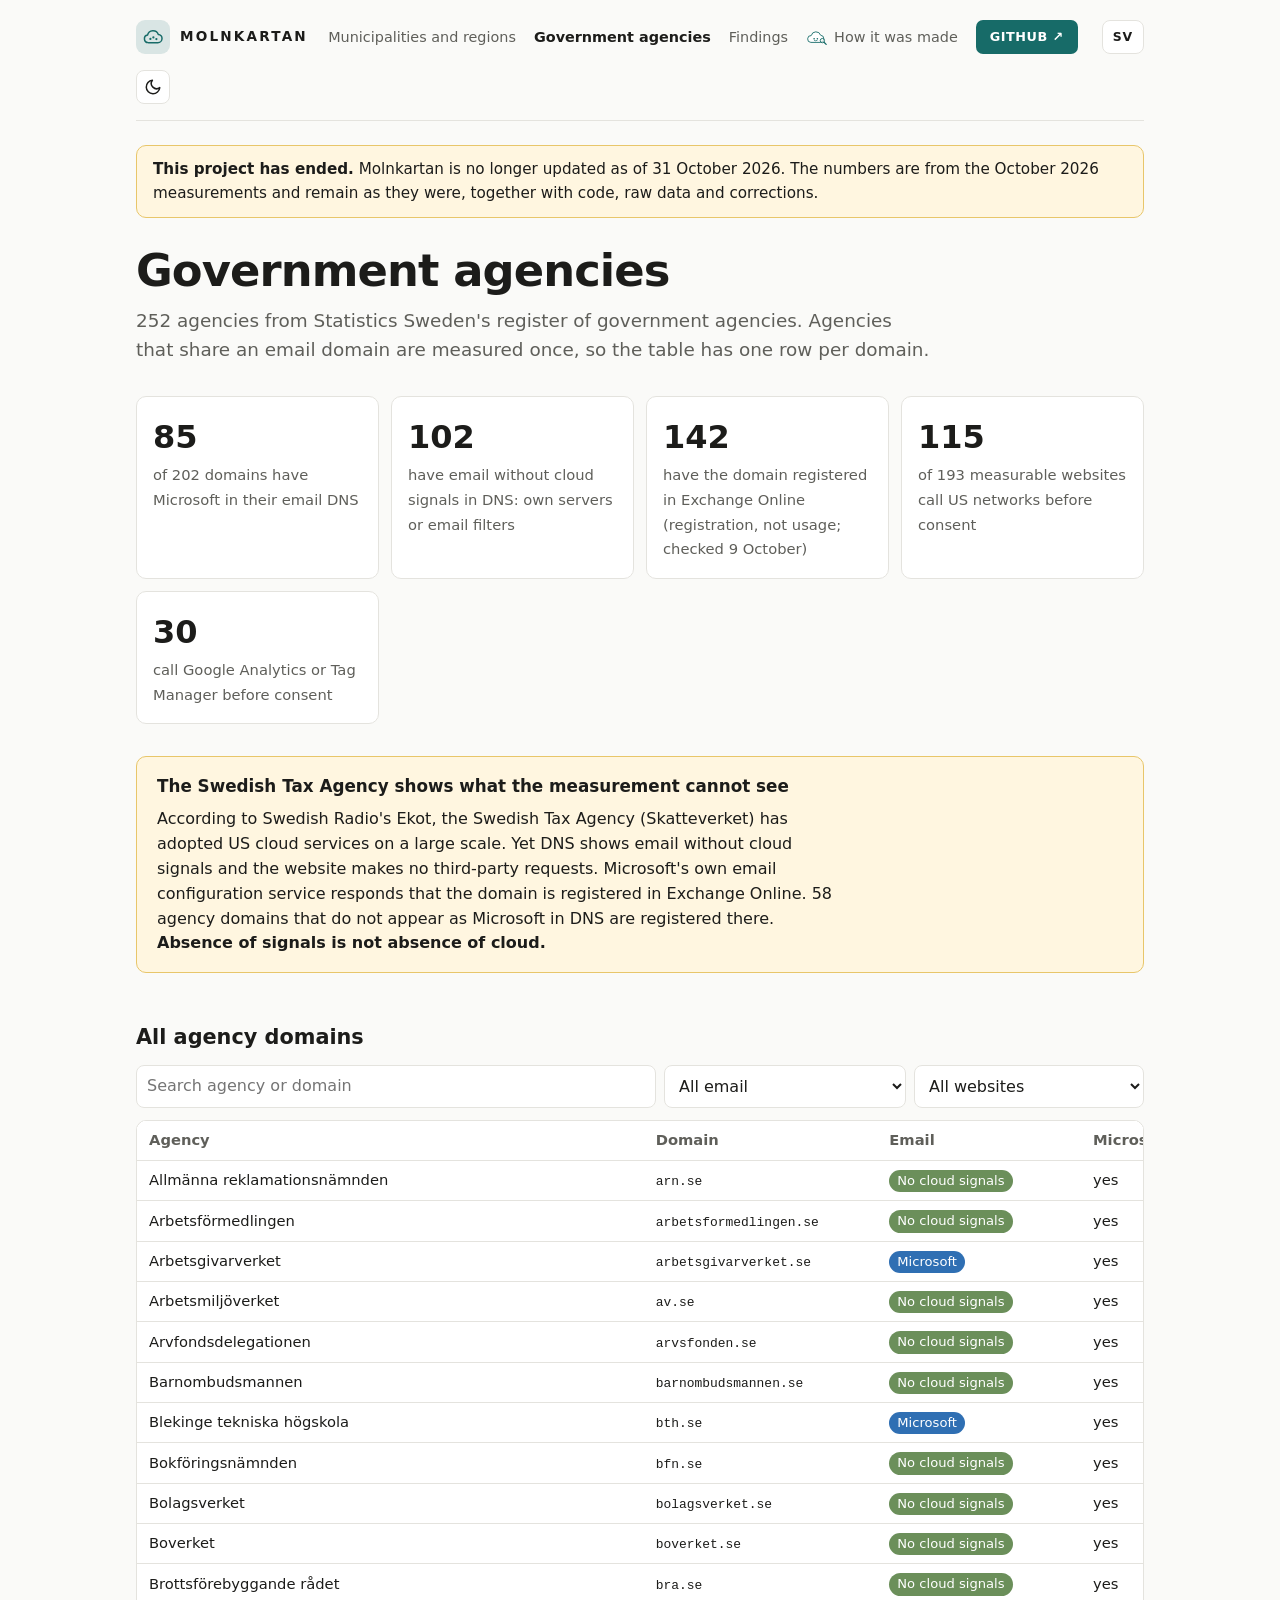
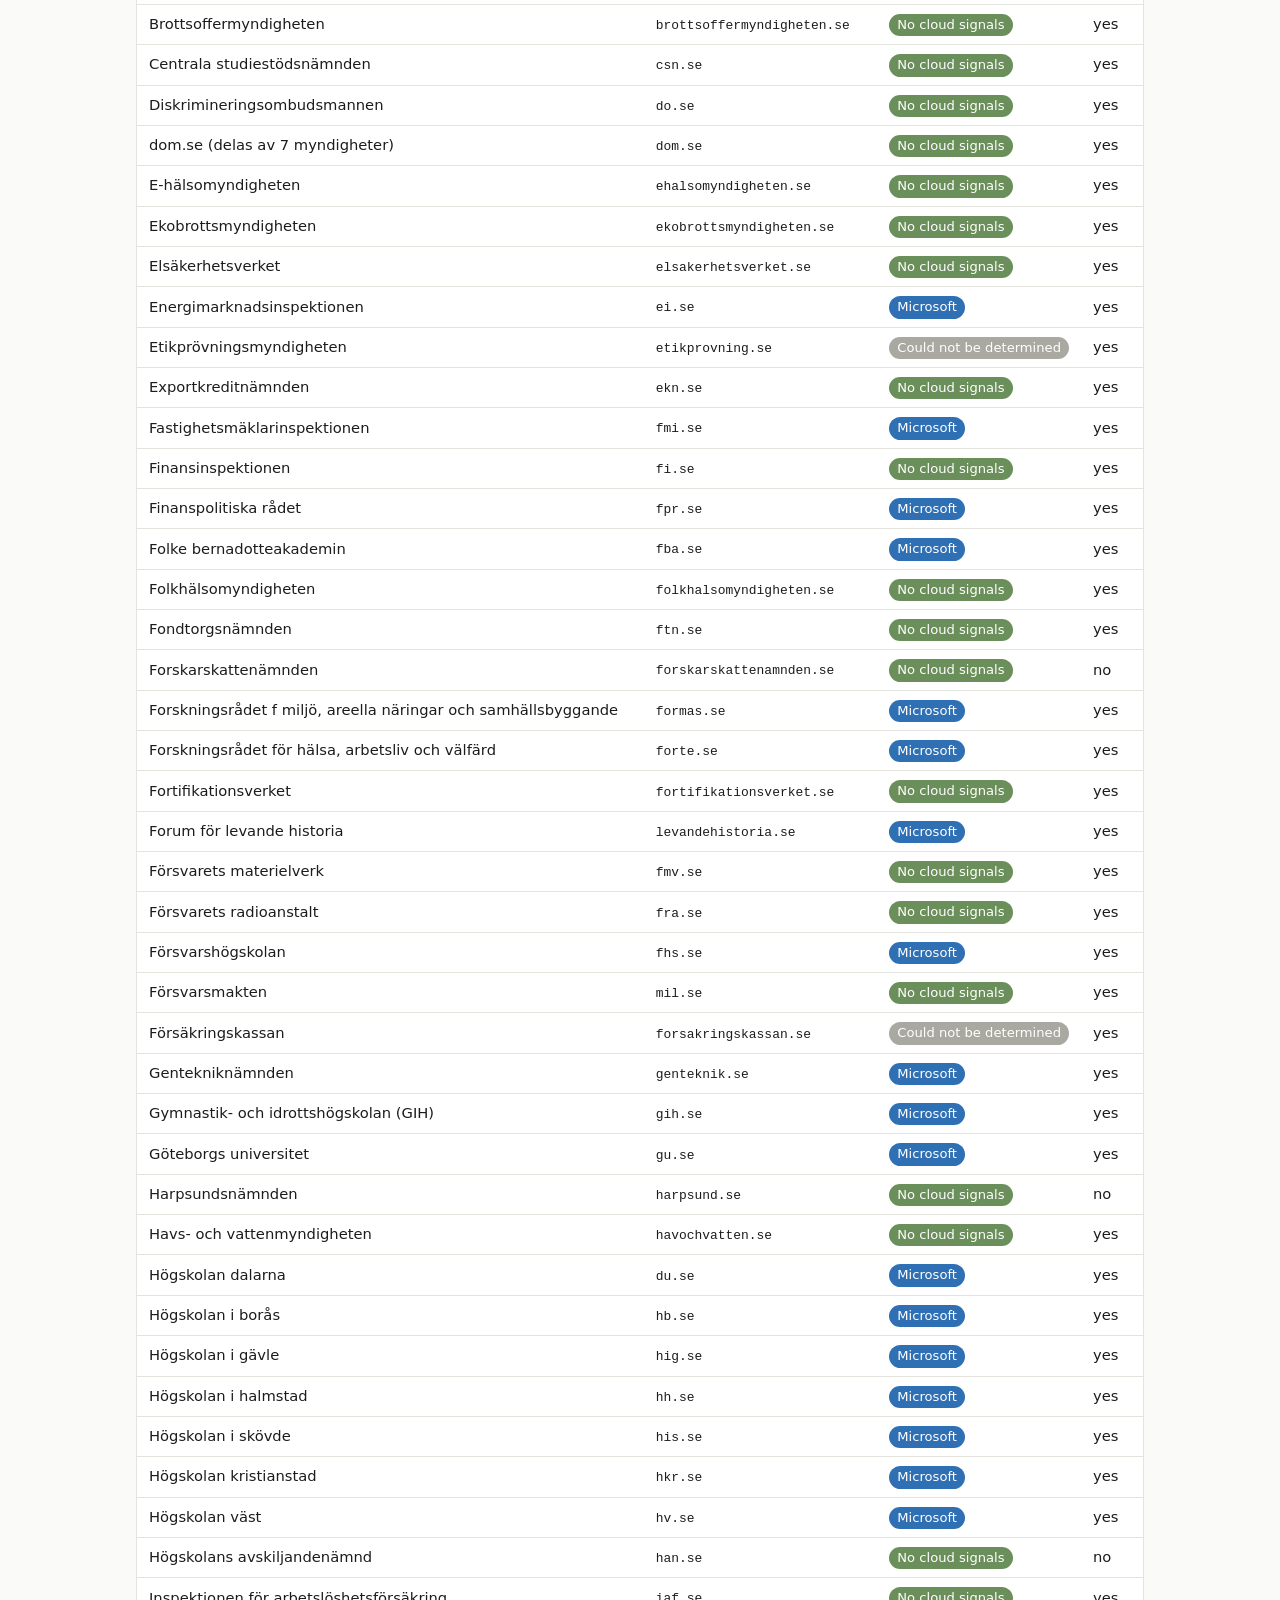
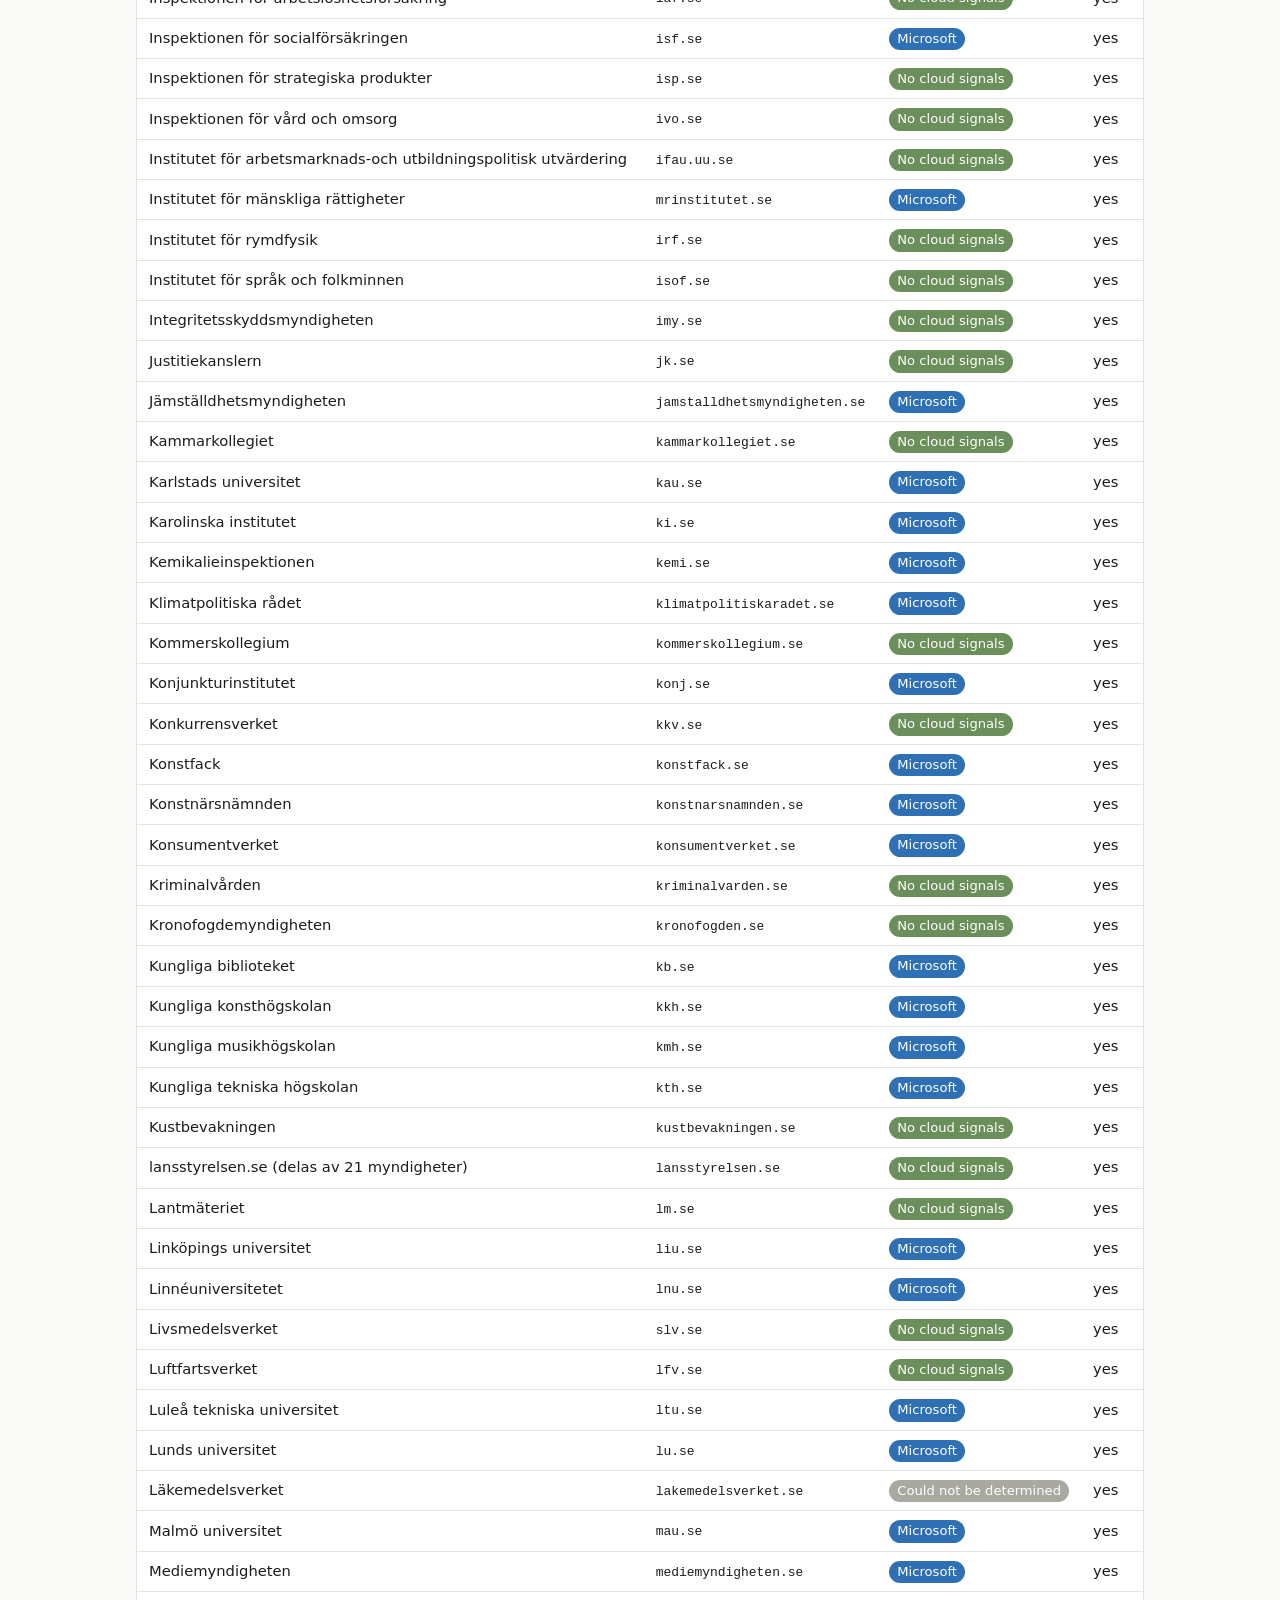
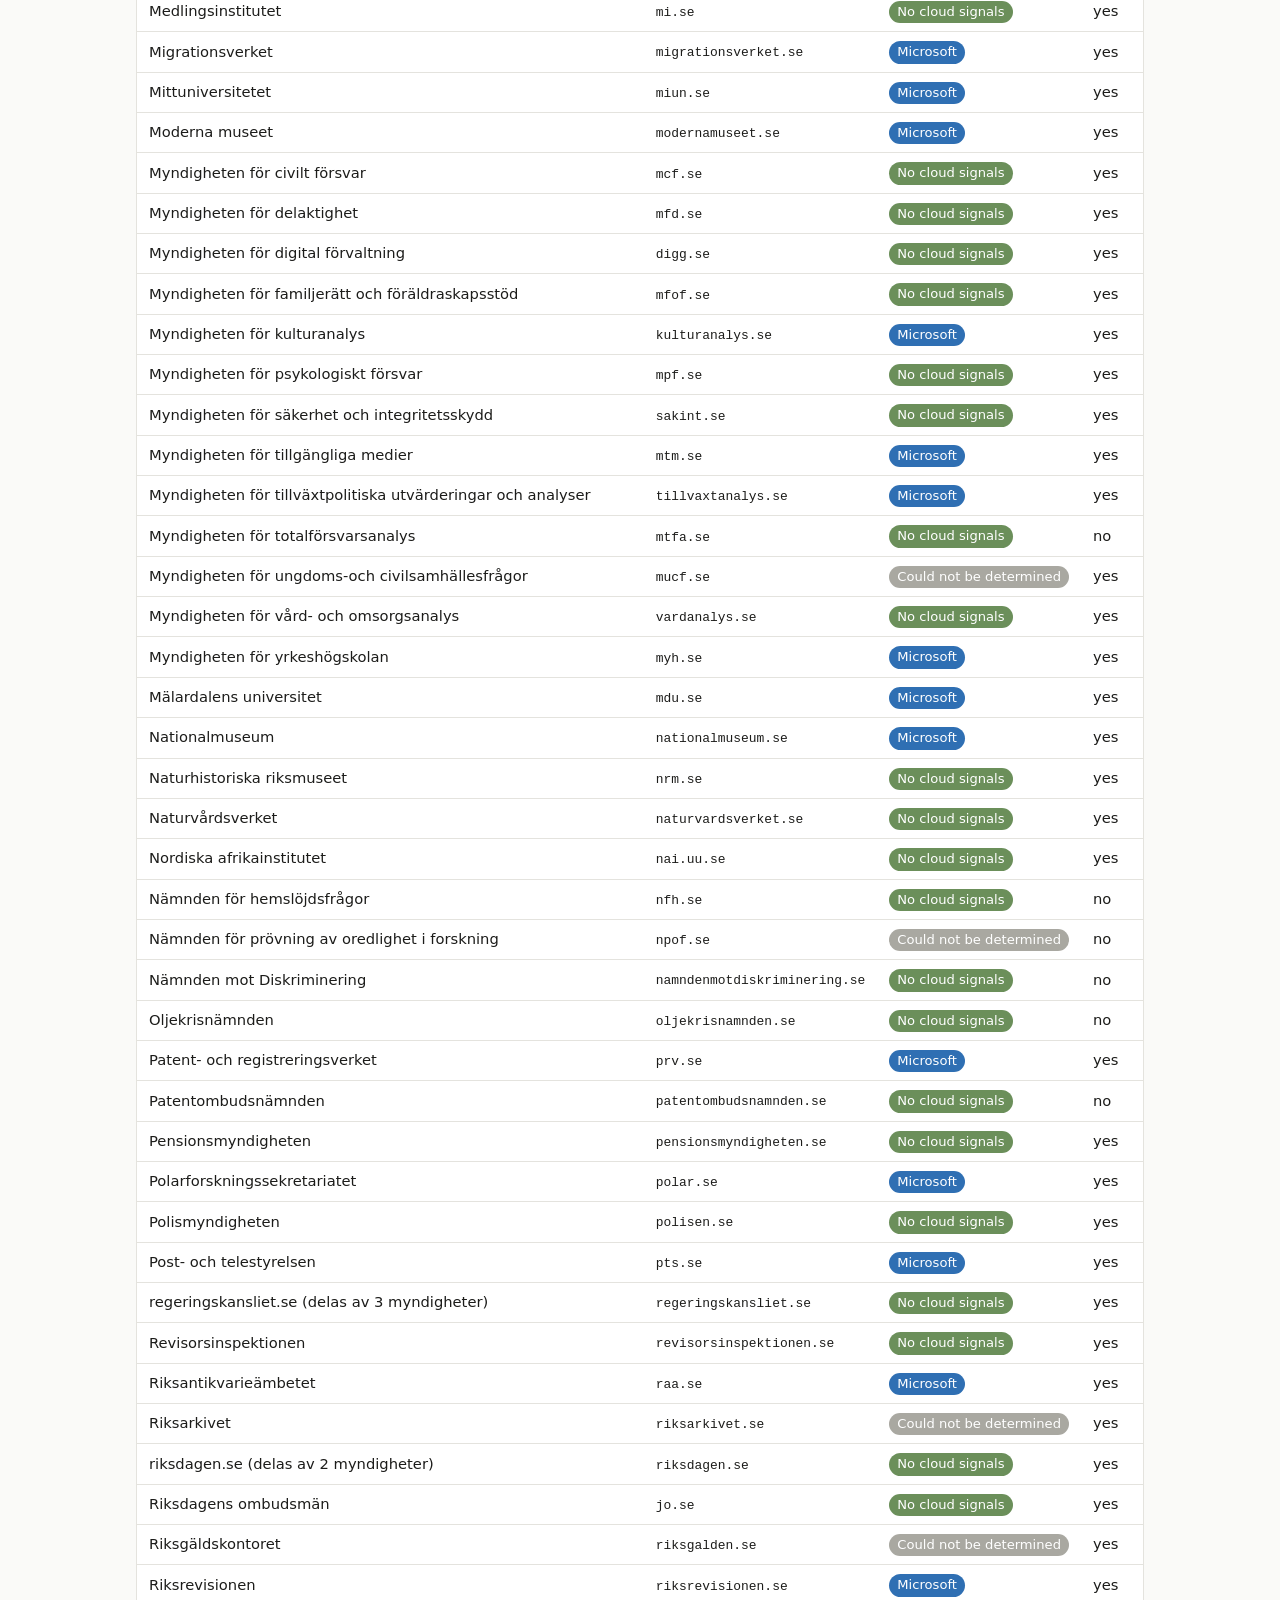
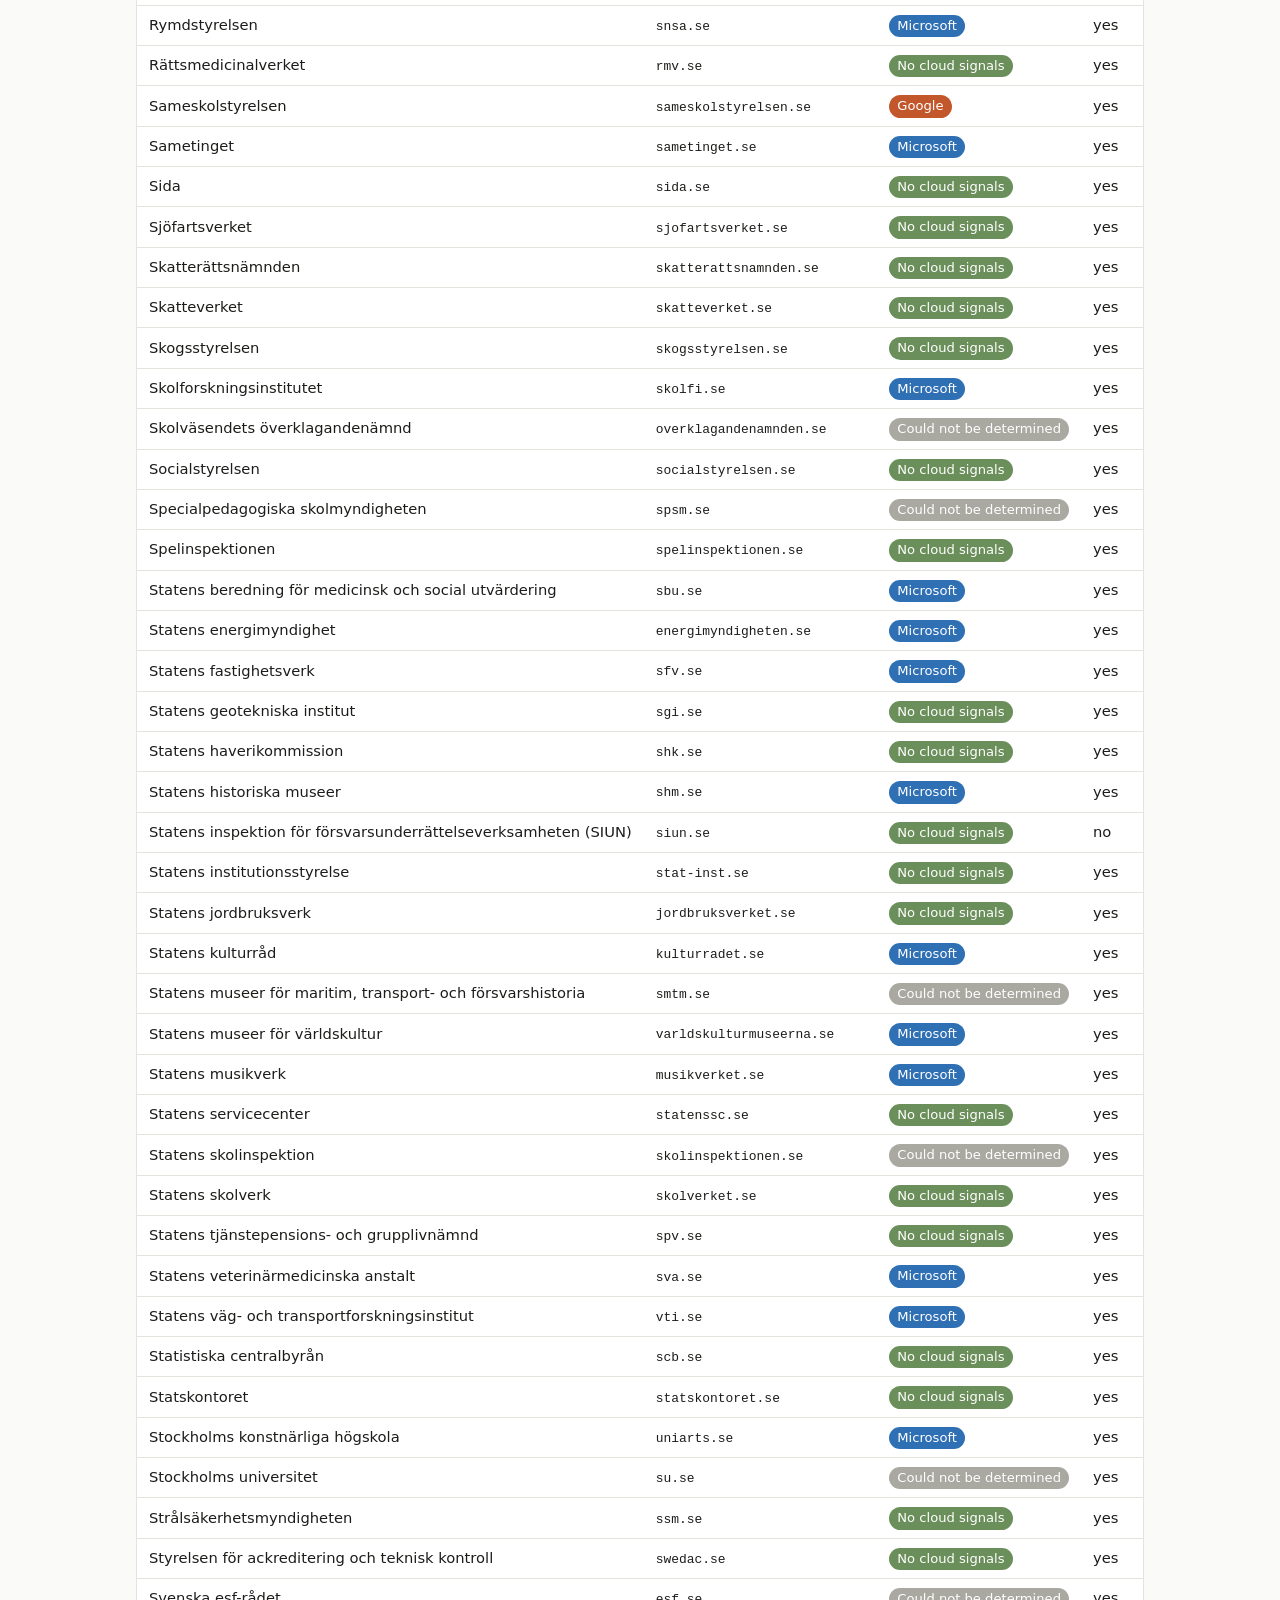
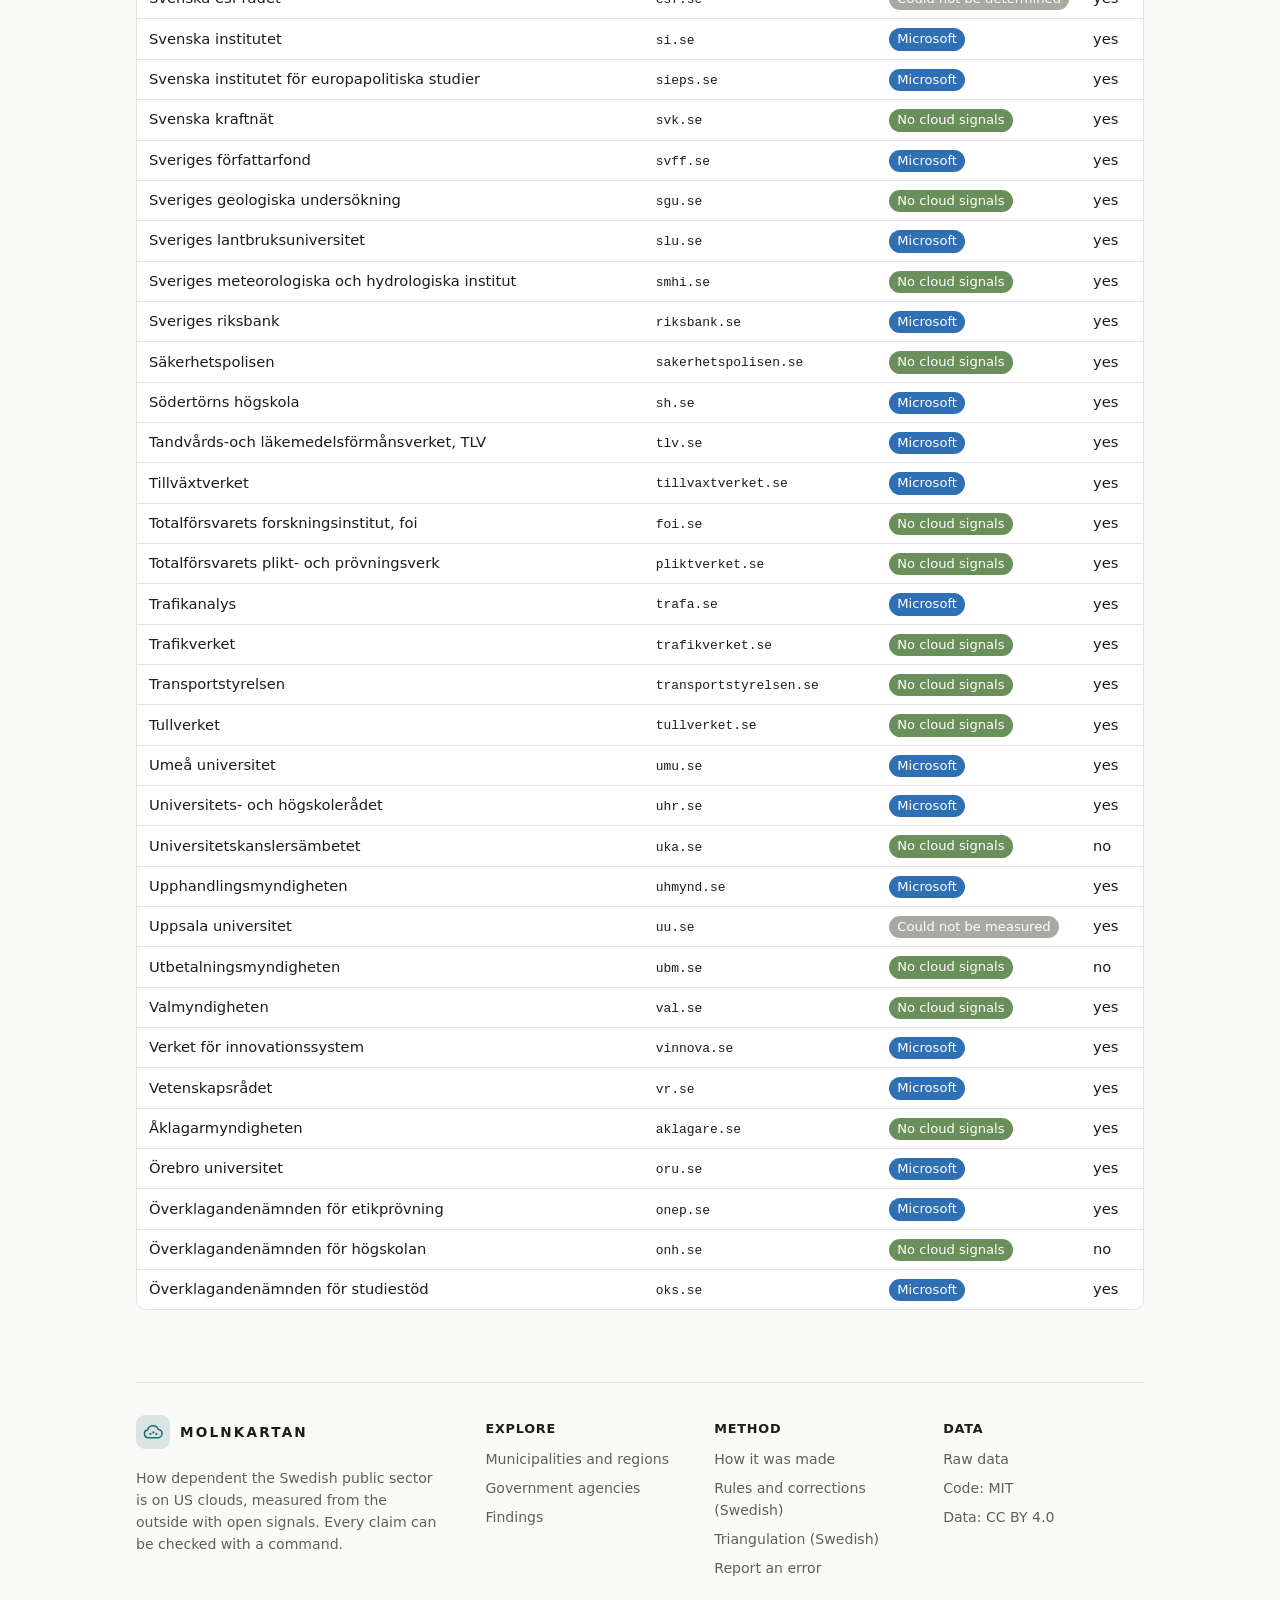
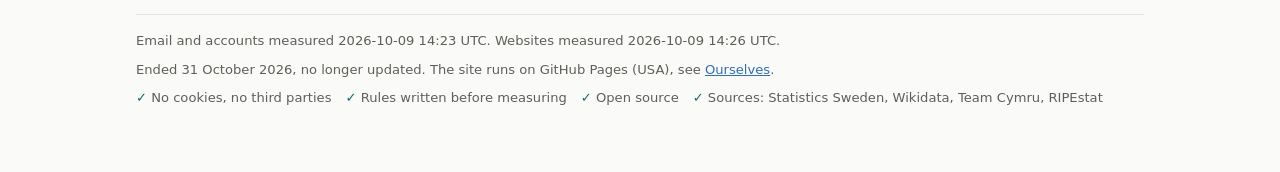
<file: docs/en/myndigheter.html>
<!DOCTYPE html>

<html lang="en">
<head>
<meta charset="utf-8"/>
<meta content="width=device-width, initial-scale=1" name="viewport"/>
<title>Molnkartan · Government agencies</title>
<link rel="alternate" hreflang="sv" href="https://molnkartan.se/myndigheter.html">
<link rel="alternate" hreflang="en" href="https://molnkartan.se/en/myndigheter.html">
<link rel="alternate" hreflang="x-default" href="https://molnkartan.se/myndigheter.html">
<script>const SPRAK = "en", T = {"tema_ljust": "Switch to light mode", "tema_morkt": "Switch to dark mode", "saknas": "Missing", "visa_i_tabellen": "Show in table", "nat_us": "US network", "nat_eu": "EU/EEA network", "nat_annat": "Other network", "myndighet": "agency", "w_inga_anrop": "No requests to any third party.", "nat_okant": "Unknown network", "och_till": "… and {n} more", "w_ga": "Requests to Google Analytics before the visitor answered.", "w_gtm": "Requests to Google Tag Manager before the visitor answered.", "w_ingen": "No requests to third parties.", "w_us_en": "{n} host on a US network before the visitor answered.", "w_us_flera": "{n} hosts on US networks before the visitor answered.", "w_inga_us": "No US networks before the visitor answered.", "d_ex1": "MX points to Microsoft", "d_regel1": "MX points to Microsoft (S1)", "d_ex2": "MX points to Google", "d_regel2": "MX points to Google (S1)", "d_ex3": "Spam filter in front", "d_regel3": "spam filter in front, but SPF and DKIM point to Microsoft (S2 + S7)", "d_ex4": "No cloud signals in DNS", "d_regel4": "DNS shows no cloud signals (S1, S2, S7)", "d_s1": "who receives the email", "d_s2": "who may send in the municipality's name", "d_s7": "who signs the email", "d_s5": "is there an Entra tenant", "d_s5_namn": "Microsoft account", "d_t2": "domain registered?", "d_finns": "exists", "d_svarar": "responds", "d_spamfilter": "spam filter/own", "d_bada": "both", "d_inget": "none", "d_annan_lev": "→ other provider", "d_inget_svar": "(no answer)", "d_annan_server": "→ another server", "d_dkim_ms": "DKIM still points to Microsoft: the email is probably sent from there.", "d_exo_men": "But the domain is registered in Microsoft's Exchange Online (checked {datum}).", "d_exo_ocksa": "The domain is also registered in Exchange Online (checked {datum}).", "d_samma_regler": "… and the same rules for all {n}", "e_ms": "Microsoft", "e_msg": "Microsoft and Google", "e_g": "Google", "e_inga": "No cloud signals", "e_okand": "Could not be determined", "kunde_inte": "Could not be measured", "w_annat_uk": "Other network, e.g. UK", "w_bara_eu": "Only EU/EEA networks", "w_ingen_tp": "No third party", "k_ms": "of {n} have Microsoft in their email DNS ({pct}); for {mx}, Microsoft receives the email according to MX", "k_exo": "of {n} have the domain registered in Microsoft's email service Exchange Online (registration, not usage; checked {datum})", "k_g": "receive email at Google (MX)", "k_webb_eu": "host their website with a Swedish or European provider", "kw_us": "of {n} measurable call US networks before consent ({pct} %)", "kw_ga": "call Google Analytics or Tag Manager before consent", "kw_eu": "call only networks owned by European companies before consent", "kw_ingen": "make no requests to third parties before consent", "v_epost": "Email (DNS)", "svarar": "Responds", "svarar_inte": "Does not respond", "ingen_uppgift": "No data", "v_webb": "Website before consent", "v_tjanster": "Services on US networks", "inga_hittade": "None found", "under_25": "Under 25 %", "25_49": "25–49 %", "50_mer": "50 % or more", "v_google": "Google before consent", "bara_gtm": "Only Tag Manager", "nej_stor": "No", "s_dmarc_none": "have DMARC in monitoring mode (p=none) and do not ask receivers to stop spoofed email", "s_reject": "reject email that spoofs the sender (DMARC p=reject)", "s_mtasts": "have published MTA-STS for encrypted email to them", "s_dnssec": "have a DNSSEC-signed domain", "topp_rad": "{l}: {antal} organisations", "ja": "yes", "nej": "no", "sverige_eu": "Sweden/EU", "amerikanska_nat": "US networks", "matt_epost": "Email and accounts measured {tid}.", "matt_webb": "Websites measured {tid}.", "matt_tjanster": "Services measured {tid}.", "m_ms": "of {n} domains have Microsoft in their email DNS", "m_inga": "have email without cloud signals in DNS: own servers or email filters", "m_exo": "have the domain registered in Exchange Online (registration, not usage; checked {datum})", "m_us": "of {n} measurable websites call US networks before consent"};
const t = (k, v = {}) => T[k].replace(/\{(\w+)\}/g, (_, n) => v[n]);</script>
<meta content="Email, Microsoft accounts and websites before consent at Swedish government agencies, measured with open signals." name="description"/>
<link href="https://molnkartan.se/myndigheter.html" rel="canonical"/>
<meta content="website" property="og:type"/>
<meta content="Molnkartan" property="og:site_name"/>
<meta content="en_GB" property="og:locale"/>
<meta content="Molnkartan – US clouds in Swedish government agencies" property="og:title"/>
<meta content="Email, Microsoft accounts and websites before consent at Swedish government agencies, measured with open signals." property="og:description"/>
<meta content="https://molnkartan.se/myndigheter.html" property="og:url"/>
<meta content="https://molnkartan.se/dela.png" property="og:image"/>
<meta content="1200" property="og:image:width"/>
<meta content="630" property="og:image:height"/>
<meta content="Molnkartan: US clouds in the Swedish public sector" property="og:image:alt"/>
<meta content="summary_large_image" name="twitter:card"/>
<meta content="Reda Ekengren" name="author"/>
<script type="application/ld+json">{"@context": "https://schema.org", "@type": "Dataset", "name": "Molnkartan: US cloud services in Swedish government agencies", "description": "Email, Microsoft accounts and website requests before consent at 202 government agency domains, measured from the outside with open signals. Measured in October 2026; no longer updated.", "url": "https://molnkartan.se/en/myndigheter.html", "license": "https://creativecommons.org/licenses/by/4.0/", "creator": {"@type": "Person", "name": "Reda Ekengren"}, "isAccessibleForFree": true, "inLanguage": "en", "spatialCoverage": "Sweden", "distribution": [{"@type": "DataDownload", "encodingFormat": "application/json", "contentUrl": "https://molnkartan.se/myndigheter.json"}], "isBasedOn": "https://github.com/RedaEkengren/molnkartan"}</script>
<link href="../stil.css" rel="stylesheet"/>
<script src="../tema.js"></script>
</head>
<body>
<svg aria-hidden="true" height="0" style="position:absolute" width="0"><symbol id="gubbe" viewbox="0 0 120 100"><path d="M26 80h52a20 20 0 0 0 2-39.9A27 27 0 0 0 28 42a19 19 0 0 0-2 38z" fill="var(--yta)" stroke="currentColor" stroke-linejoin="round" stroke-width="5"></path><g class="ogon"><circle cx="44" cy="60" fill="currentColor" r="4.5"></circle><circle cx="62" cy="60" fill="currentColor" r="4.5"></circle></g><path d="M45 69q8 6 16 0" fill="none" stroke="currentColor" stroke-linecap="round" stroke-width="4"></path><circle cx="90" cy="70" fill="var(--bg)" fill-opacity=".6" r="12" stroke="currentColor" stroke-width="5"></circle><path d="M99 79l12 12" stroke="currentColor" stroke-linecap="round" stroke-width="7"></path></symbol></svg>
<main>
<header class="sidhuvud">
<a class="marke" href="./"><svg aria-hidden="true" viewbox="0 0 32 32"><path d="M9.5 23.5h13a5.5 5.5 0 0 0 .6-10.97A7.5 7.5 0 0 0 8.7 13.4 5.1 5.1 0 0 0 9.5 23.5z" fill="none" stroke="currentColor" stroke-linejoin="round" stroke-width="2"></path><circle cx="12.5" cy="18.5" r="1.5"></circle><circle cx="16.5" cy="16.5" r="1.5"></circle><circle cx="20.5" cy="18.8" r="1.5"></circle></svg><span>Molnkartan</span></a>
<nav class="meny"><a href="./">Municipalities and regions</a><a aria-current="page" href="myndigheter.html">Government agencies</a><a href="fynd.html">Findings</a><a class="sa-gjordes" href="om.html"><svg aria-hidden="true" class="gubbe-mini" viewbox="0 0 120 100"><use href="#gubbe"></use></svg>How it was made</a><a class="knapp" href="https://github.com/RedaEkengren/molnkartan">GitHub ↗</a></nav>
<a class="sprakval" href="../myndigheter.html" hreflang="sv" lang="sv" title="Svenska">SV</a><button aria-label="Toggle theme" class="temaknapp" type="button"><svg aria-hidden="true" class="mane" fill="none" stroke="currentColor" stroke-linecap="round" stroke-linejoin="round" stroke-width="2" viewbox="0 0 24 24"><path d="M21 12.8A9 9 0 1 1 11.2 3a7 7 0 0 0 9.8 9.8z"></path></svg><svg aria-hidden="true" class="sol" fill="none" stroke="currentColor" stroke-linecap="round" stroke-width="2" viewbox="0 0 24 24"><circle cx="12" cy="12" r="4"></circle><path d="M12 2v2M12 20v2M4.9 4.9l1.4 1.4M17.7 17.7l1.4 1.4M2 12h2M20 12h2M4.9 19.1l1.4-1.4M17.7 6.3l1.4-1.4"></path></svg></button>
</header>
<p class="avslutat" role="note"><b>This project has ended.</b> Molnkartan is no longer updated as of 31 October 2026. The numbers are from the October 2026 measurements and remain as they were, together with code, raw data and corrections.</p>
<h1>Government agencies</h1>
<p class="ingress">252 agencies from Statistics Sweden's register of government agencies. Agencies that share an email domain are measured once, so the table has one row per domain.</p>
<div class="kort" data-forrenderad="" id="kort"><!--fr:kort--><div><b>85</b><span>of 202 domains have Microsoft in their email DNS</span></div><div><b>102</b><span>have email without cloud signals in DNS: own servers or email filters</span></div><div><b>142</b><span>have the domain registered in Exchange Online (registration, not usage; checked 9 October)</span></div><div><b>115</b><span>of 193 measurable websites call US networks before consent</span></div><div><b>30</b><span>call Google Analytics or Tag Manager before consent</span></div><!--/fr:kort--></div>
<div class="varning">
<h2>The Swedish Tax Agency shows what the measurement cannot see</h2>
<p style="margin:0">According to Swedish Radio's Ekot, the Swedish Tax Agency (Skatteverket) has adopted US cloud services on a large scale. Yet DNS shows email without cloud signals and the website makes no third-party requests. Microsoft's own email configuration service responds that the domain is registered in Exchange Online. 58 agency domains that do not appear as Microsoft in DNS are registered there. <b>Absence of signals is not absence of cloud.</b></p>
</div>
<h2>All agency domains</h2>
<div class="filter">
<input aria-label="Search" id="sok" placeholder="Search agency or domain" type="search"/>
<select aria-label="Email" data-forrenderad="" id="epostFilter"><option value="">All email</option><!--fr:epostFilter--><option value="MS">Microsoft</option><option value="MS+G">Microsoft and Google</option><option value="G">Google</option><option value="inga molnsignaler">No cloud signals</option><option value="okänd">Could not be determined</option><option value="kunde inte mätas">Could not be measured</option><!--/fr:epostFilter--></select>
<select aria-label="Before consent" data-forrenderad="" id="webbFilter"><option value="">All websites</option><!--fr:webbFilter--><option value="US-nät före samtycke">US network</option><option value="annat nät före samtycke">Other network, e.g. UK</option><option value="bara EU/EES-nät före samtycke">Only EU/EEA networks</option><option value="ingen tredjepart">No third party</option><option value="okänt nät">Unknown network</option><option value="kunde inte mätas">Could not be measured</option><!--/fr:webbFilter--></select>
</div>
<div class="tabell">
<table>
<thead><tr><th>Agency</th><th>Domain</th><th>Email</th><th>Microsoft account</th><th>Before consent</th></tr></thead>
<tbody data-forrenderad="" id="rader"><!--fr:rader--><tr><td>Allmänna reklamationsnämnden</td><td><code>arn.se</code></td><td><span class="tagg" title="" style="background: var(--inga);">No cloud signals</span></td><td>yes</td><td><span class="tagg" title="US networks: cdnjs.cloudflare.com, code.jquery.com, plus.browsealoud.com, policy.app.cookieinformation.com, www.browsealoud.com" style="background: var(--g);">US network</span></td></tr><tr><td>Arbetsförmedlingen</td><td><code>arbetsformedlingen.se</code></td><td><span class="tagg" title="" style="background: var(--inga);">No cloud signals</span></td><td>yes</td><td><span class="tagg" title="" style="background: var(--annat);">Other network, e.g. UK</span></td></tr><tr><td>Arbetsgivarverket</td><td><code>arbetsgivarverket.se</code></td><td><span class="tagg" title="" style="background: var(--ms);">Microsoft</span></td><td>yes</td><td><span class="tagg" title="US networks: script.hotjar.com, static.hotjar.com, www.googletagmanager.com" style="background: var(--g);">US network · GTM</span></td></tr><tr><td>Arbetsmiljöverket</td><td><code>av.se</code></td><td><span class="tagg" title="" style="background: var(--inga);">No cloud signals</span></td><td>yes</td><td><span class="tagg" title="US networks: dl.episerver.net" style="background: var(--g);">US network</span></td></tr><tr><td>Arvfondsdelegationen</td><td><code>arvsfonden.se</code></td><td><span class="tagg" title="" style="background: var(--inga);">No cloud signals</span></td><td>yes</td><td><span class="tagg" title="" style="background: var(--annat);">Other network, e.g. UK</span></td></tr><tr><td>Barnombudsmannen</td><td><code>barnombudsmannen.se</code></td><td><span class="tagg" title="" style="background: var(--inga);">No cloud signals</span></td><td>yes</td><td><span class="tagg" title="US networks: cdn.matomo.cloud, consent.cookiebot.com, consentcdn.cookiebot.com, www.googletagmanager.com" style="background: var(--g);">US network · GTM</span></td></tr><tr><td>Blekinge tekniska högskola</td><td><code>bth.se</code></td><td><span class="tagg" title="" style="background: var(--ms);">Microsoft</span></td><td>yes</td><td><span class="tagg" title="" style="background: var(--inga);">Only EU/EEA networks</span></td></tr><tr><td>Bokföringsnämnden</td><td><code>bfn.se</code></td><td><span class="tagg" title="" style="background: var(--inga);">No cloud signals</span></td><td>yes</td><td><span class="tagg" title="US networks: fonts.googleapis.com, fonts.gstatic.com, www.google-analytics.com, www.googletagmanager.com" style="background: var(--g);">US network · GA</span></td></tr><tr><td>Bolagsverket</td><td><code>bolagsverket.se</code></td><td><span class="tagg" title="" style="background: var(--inga);">No cloud signals</span></td><td>yes</td><td><span class="tagg" title="" style="background: var(--okand);">Could not be measured</span></td></tr><tr><td>Boverket</td><td><code>boverket.se</code></td><td><span class="tagg" title="" style="background: var(--inga);">No cloud signals</span></td><td>yes</td><td><span class="tagg" title="US networks: consent.cookiebot.com, consentcdn.cookiebot.com" style="background: var(--g);">US network</span></td></tr><tr><td>Brottsförebyggande rådet</td><td><code>bra.se</code></td><td><span class="tagg" title="" style="background: var(--inga);">No cloud signals</span></td><td>yes</td><td><span class="tagg" title="" style="background: var(--inga);">Only EU/EEA networks</span></td></tr><tr><td>Brottsoffermyndigheten</td><td><code>brottsoffermyndigheten.se</code></td><td><span class="tagg" title="" style="background: var(--inga);">No cloud signals</span></td><td>yes</td><td><span class="tagg" title="US networks: 7157.global.siteimproveanalytics.io, dc.services.visualstudio.com, js.monitor.azure.com, siteimproveanalytics.com" style="background: var(--g);">US network</span></td></tr><tr><td>Centrala studiestödsnämnden</td><td><code>csn.se</code></td><td><span class="tagg" title="" style="background: var(--inga);">No cloud signals</span></td><td>yes</td><td><span class="tagg" title="US networks: www.googletagmanager.com" style="background: var(--g);">US network · GTM</span></td></tr><tr><td>Diskrimineringsombudsmannen</td><td><code>do.se</code></td><td><span class="tagg" title="" style="background: var(--inga);">No cloud signals</span></td><td>yes</td><td><span class="tagg" title="US networks: policy.app.cookieinformation.com" style="background: var(--g);">US network</span></td></tr><tr><td>dom.se (delas av 7 myndigheter)</td><td><code>dom.se</code></td><td><span class="tagg" title="" style="background: var(--inga);">No cloud signals</span></td><td>yes</td><td><span class="tagg" title="" style="background: var(--ingen);">No third party</span></td></tr><tr><td>E-hälsomyndigheten</td><td><code>ehalsomyndigheten.se</code></td><td><span class="tagg" title="" style="background: var(--inga);">No cloud signals</span></td><td>yes</td><td><span class="tagg" title="US networks: consent.cookiebot.com, consentcdn.cookiebot.com, js.monitor.azure.com, swedencentral-0.in.applicationinsights.azure.com" style="background: var(--g);">US network</span></td></tr><tr><td>Ekobrottsmyndigheten</td><td><code>ekobrottsmyndigheten.se</code></td><td><span class="tagg" title="" style="background: var(--inga);">No cloud signals</span></td><td>yes</td><td><span class="tagg" title="US networks: region1.google-analytics.com, www.googletagmanager.com" style="background: var(--g);">US network · GA</span></td></tr><tr><td>Elsäkerhetsverket</td><td><code>elsakerhetsverket.se</code></td><td><span class="tagg" title="" style="background: var(--inga);">No cloud signals</span></td><td>yes</td><td><span class="tagg" title="US networks: dl.episerver.net, fonts.googleapis.com, fonts.gstatic.com, policy.app.cookieinformation.com, widget-api.netigate.se, widget.netigate.se, www.google.com, www.gstatic.com" style="background: var(--g);">US network</span></td></tr><tr><td>Energimarknadsinspektionen</td><td><code>ei.se</code></td><td><span class="tagg" title="" style="background: var(--ms);">Microsoft</span></td><td>yes</td><td><span class="tagg" title="" style="background: var(--inga);">Only EU/EEA networks</span></td></tr><tr><td>Etikprövningsmyndigheten</td><td><code>etikprovning.se</code></td><td><span class="tagg" title="" style="background: var(--okand);">Could not be determined</span></td><td>yes</td><td><span class="tagg" title="US networks: cdn-cookieyes.com, fonts.googleapis.com, log.cookieyes.com, region1.google-analytics.com, www.googletagmanager.com" style="background: var(--g);">US network · GA</span></td></tr><tr><td>Exportkreditnämnden</td><td><code>ekn.se</code></td><td><span class="tagg" title="" style="background: var(--inga);">No cloud signals</span></td><td>yes</td><td><span class="tagg" title="US networks: consent.cookiebot.com, consentcdn.cookiebot.com" style="background: var(--g);">US network</span></td></tr><tr><td>Fastighetsmäklarinspektionen</td><td><code>fmi.se</code></td><td><span class="tagg" title="" style="background: var(--ms);">Microsoft</span></td><td>yes</td><td><span class="tagg" title="" style="background: var(--annat);">Other network, e.g. UK</span></td></tr><tr><td>Finansinspektionen</td><td><code>fi.se</code></td><td><span class="tagg" title="" style="background: var(--inga);">No cloud signals</span></td><td>yes</td><td><span class="tagg" title="US networks: cdn.cookietractor.com" style="background: var(--g);">US network</span></td></tr><tr><td>Finanspolitiska rådet</td><td><code>fpr.se</code></td><td><span class="tagg" title="" style="background: var(--ms);">Microsoft</span></td><td>yes</td><td><span class="tagg" title="" style="background: var(--inga);">Only EU/EEA networks</span></td></tr><tr><td>Folke bernadotteakademin</td><td><code>fba.se</code></td><td><span class="tagg" title="" style="background: var(--ms);">Microsoft</span></td><td>yes</td><td><span class="tagg" title="US networks: consent.cookiebot.com, consentcdn.cookiebot.com, www.googletagmanager.com" style="background: var(--g);">US network · GTM</span></td></tr><tr><td>Folkhälsomyndigheten</td><td><code>folkhalsomyndigheten.se</code></td><td><span class="tagg" title="" style="background: var(--inga);">No cloud signals</span></td><td>yes</td><td><span class="tagg" title="US networks: consent.cookiebot.com, consentcdn.cookiebot.com" style="background: var(--g);">US network</span></td></tr><tr><td>Fondtorgsnämnden</td><td><code>ftn.se</code></td><td><span class="tagg" title="" style="background: var(--inga);">No cloud signals</span></td><td>yes</td><td><span class="tagg" title="" style="background: var(--inga);">Only EU/EEA networks</span></td></tr><tr><td>Forskarskattenämnden</td><td><code>forskarskattenamnden.se</code></td><td><span class="tagg" title="" style="background: var(--inga);">No cloud signals</span></td><td>no</td><td><span class="tagg" title="" style="background: var(--ingen);">No third party</span></td></tr><tr><td>Forskningsrådet f miljö, areella näringar och samhällsbyggande</td><td><code>formas.se</code></td><td><span class="tagg" title="" style="background: var(--ms);">Microsoft</span></td><td>yes</td><td><span class="tagg" title="US networks: cdn.matomo.cloud, formas.matomo.cloud, region1.google-analytics.com, www.googletagmanager.com, www.gstatic.com" style="background: var(--g);">US network · GA</span></td></tr><tr><td>Forskningsrådet för hälsa, arbetsliv och välfärd</td><td><code>forte.se</code></td><td><span class="tagg" title="" style="background: var(--ms);">Microsoft</span></td><td>yes</td><td><span class="tagg" title="US networks: consent.cookiebot.com, consentcdn.cookiebot.com" style="background: var(--g);">US network</span></td></tr><tr><td>Fortifikationsverket</td><td><code>fortifikationsverket.se</code></td><td><span class="tagg" title="" style="background: var(--inga);">No cloud signals</span></td><td>yes</td><td><span class="tagg" title="" style="background: var(--ingen);">No third party</span></td></tr><tr><td>Forum för levande historia</td><td><code>levandehistoria.se</code></td><td><span class="tagg" title="" style="background: var(--ms);">Microsoft</span></td><td>yes</td><td><span class="tagg" title="US networks: plus.browsealoud.com, www.browsealoud.com" style="background: var(--g);">US network</span></td></tr><tr><td>Försvarets materielverk</td><td><code>fmv.se</code></td><td><span class="tagg" title="" style="background: var(--inga);">No cloud signals</span></td><td>yes</td><td><span class="tagg" title="US networks: fonts.gstatic.com, translate.google.com, translate.googleapis.com, www.gstatic.com" style="background: var(--g);">US network</span></td></tr><tr><td>Försvarets radioanstalt</td><td><code>fra.se</code></td><td><span class="tagg" title="" style="background: var(--inga);">No cloud signals</span></td><td>yes</td><td><span class="tagg" title="" style="background: var(--ingen);">No third party</span></td></tr><tr><td>Försvarshögskolan</td><td><code>fhs.se</code></td><td><span class="tagg" title="" style="background: var(--ms);">Microsoft</span></td><td>yes</td><td><span class="tagg" title="" style="background: var(--ingen);">No third party</span></td></tr><tr><td>Försvarsmakten</td><td><code>mil.se</code></td><td><span class="tagg" title="" style="background: var(--inga);">No cloud signals</span></td><td>yes</td><td><span class="tagg" title="US networks: js.monitor.azure.com, northeurope-2.in.applicationinsights.azure.com, www.googletagmanager.com" style="background: var(--g);">US network · GTM</span></td></tr><tr><td>Försäkringskassan</td><td><code>forsakringskassan.se</code></td><td><span class="tagg" title="" style="background: var(--okand);">Could not be determined</span></td><td>yes</td><td><span class="tagg" title="" style="background: var(--ingen);">No third party</span></td></tr><tr><td>Gentekniknämnden</td><td><code>genteknik.se</code></td><td><span class="tagg" title="" style="background: var(--ms);">Microsoft</span></td><td>yes</td><td><span class="tagg" title="US networks: a.nel.cloudflare.com, cdnjs.cloudflare.com, fonts.googleapis.com, fonts.gstatic.com, www.googletagmanager.com" style="background: var(--g);">US network · GTM</span></td></tr><tr><td>Gymnastik- och idrottshögskolan (GIH)</td><td><code>gih.se</code></td><td><span class="tagg" title="" style="background: var(--ms);">Microsoft</span></td><td>yes</td><td><span class="tagg" title="" style="background: var(--inga);">Only EU/EEA networks</span></td></tr><tr><td>Göteborgs universitet</td><td><code>gu.se</code></td><td><span class="tagg" title="" style="background: var(--ms);">Microsoft</span></td><td>yes</td><td><span class="tagg" title="US networks: 7340.global.siteimproveanalytics.io, p.typekit.net, siteimproveanalytics.com, use.typekit.net, www.googletagmanager.com" style="background: var(--g);">US network · GTM</span></td></tr><tr><td>Harpsundsnämnden</td><td><code>harpsund.se</code></td><td><span class="tagg" title="" style="background: var(--inga);">No cloud signals</span></td><td>no</td><td><span class="tagg" title="US networks: fonts.googleapis.com, fonts.gstatic.com" style="background: var(--g);">US network</span></td></tr><tr><td>Havs- och vattenmyndigheten</td><td><code>havochvatten.se</code></td><td><span class="tagg" title="" style="background: var(--inga);">No cloud signals</span></td><td>yes</td><td><span class="tagg" title="" style="background: var(--ingen);">No third party</span></td></tr><tr><td>Högskolan dalarna</td><td><code>du.se</code></td><td><span class="tagg" title="" style="background: var(--ms);">Microsoft</span></td><td>yes</td><td><span class="tagg" title="US networks: dl.episerver.net, ka-p.fontawesome.com, kit.fontawesome.com, maxcdn.bootstrapcdn.com" style="background: var(--g);">US network</span></td></tr><tr><td>Högskolan i borås</td><td><code>hb.se</code></td><td><span class="tagg" title="" style="background: var(--ms);">Microsoft</span></td><td>yes</td><td><span class="tagg" title="US networks: consent.cookiebot.com, consentcdn.cookiebot.com, www.google.com, www.gstatic.com" style="background: var(--g);">US network</span></td></tr><tr><td>Högskolan i gävle</td><td><code>hig.se</code></td><td><span class="tagg" title="" style="background: var(--ms);">Microsoft</span></td><td>yes</td><td><span class="tagg" title="US networks: 7400.global.siteimproveanalytics.io, siteimproveanalytics.com" style="background: var(--g);">US network</span></td></tr><tr><td>Högskolan i halmstad</td><td><code>hh.se</code></td><td><span class="tagg" title="" style="background: var(--ms);">Microsoft</span></td><td>yes</td><td><span class="tagg" title="US networks: fonts.googleapis.com, fonts.gstatic.com, pagead2.googlesyndication.com, www.googletagmanager.com" style="background: var(--g);">US network · GTM</span></td></tr><tr><td>Högskolan i skövde</td><td><code>his.se</code></td><td><span class="tagg" title="" style="background: var(--ms);">Microsoft</span></td><td>yes</td><td><span class="tagg" title="" style="background: var(--inga);">Only EU/EEA networks</span></td></tr><tr><td>Högskolan kristianstad</td><td><code>hkr.se</code></td><td><span class="tagg" title="" style="background: var(--ms);">Microsoft</span></td><td>yes</td><td><span class="tagg" title="US networks: consent.cookiebot.com, consentcdn.cookiebot.com, fonts.googleapis.com, fonts.gstatic.com" style="background: var(--g);">US network</span></td></tr><tr><td>Högskolan väst</td><td><code>hv.se</code></td><td><span class="tagg" title="" style="background: var(--ms);">Microsoft</span></td><td>yes</td><td><span class="tagg" title="US networks: 8285.global.siteimproveanalytics.io, consent.cookiebot.com, consentcdn.cookiebot.com, siteimproveanalytics.com" style="background: var(--g);">US network</span></td></tr><tr><td>Högskolans avskiljandenämnd</td><td><code>han.se</code></td><td><span class="tagg" title="" style="background: var(--inga);">No cloud signals</span></td><td>no</td><td><span class="tagg" title="US networks: p.typekit.net, plus.browsealoud.com, use.typekit.net, www.browsealoud.com" style="background: var(--g);">US network</span></td></tr><tr><td>Inspektionen för arbetslöshetsförsäkring</td><td><code>iaf.se</code></td><td><span class="tagg" title="" style="background: var(--inga);">No cloud signals</span></td><td>yes</td><td><span class="tagg" title="US networks: 7420.global.siteimproveanalytics.io, dl.episerver.net, siteimproveanalytics.com" style="background: var(--g);">US network</span></td></tr><tr><td>Inspektionen för socialförsäkringen</td><td><code>isf.se</code></td><td><span class="tagg" title="" style="background: var(--ms);">Microsoft</span></td><td>yes</td><td><span class="tagg" title="" style="background: var(--inga);">Only EU/EEA networks</span></td></tr><tr><td>Inspektionen för strategiska produkter</td><td><code>isp.se</code></td><td><span class="tagg" title="" style="background: var(--inga);">No cloud signals</span></td><td>yes</td><td><span class="tagg" title="" style="background: var(--inga);">Only EU/EEA networks</span></td></tr><tr><td>Inspektionen för vård och omsorg</td><td><code>ivo.se</code></td><td><span class="tagg" title="" style="background: var(--inga);">No cloud signals</span></td><td>yes</td><td><span class="tagg" title="US networks: cdn.cookietractor.com, cdn.jsdelivr.net, code.jquery.com, fonts.googleapis.com, maxcdn.bootstrapcdn.com" style="background: var(--g);">US network</span></td></tr><tr><td>Institutet för arbetsmarknads-och utbildningspolitisk utvärdering</td><td><code>ifau.uu.se</code></td><td><span class="tagg" title="" style="background: var(--inga);">No cloud signals</span></td><td>yes</td><td><span class="tagg" title="" style="background: var(--annat);">Other network, e.g. UK</span></td></tr><tr><td>Institutet för mänskliga rättigheter</td><td><code>mrinstitutet.se</code></td><td><span class="tagg" title="" style="background: var(--ms);">Microsoft</span></td><td>yes</td><td><span class="tagg" title="" style="background: var(--annat);">Other network, e.g. UK</span></td></tr><tr><td>Institutet för rymdfysik</td><td><code>irf.se</code></td><td><span class="tagg" title="" style="background: var(--inga);">No cloud signals</span></td><td>yes</td><td><span class="tagg" title="" style="background: var(--ingen);">No third party</span></td></tr><tr><td>Institutet för språk och folkminnen</td><td><code>isof.se</code></td><td><span class="tagg" title="" style="background: var(--inga);">No cloud signals</span></td><td>yes</td><td><span class="tagg" title="" style="background: var(--inga);">Only EU/EEA networks</span></td></tr><tr><td>Integritetsskyddsmyndigheten</td><td><code>imy.se</code></td><td><span class="tagg" title="" style="background: var(--inga);">No cloud signals</span></td><td>yes</td><td><span class="tagg" title="" style="background: var(--annat);">Other network, e.g. UK</span></td></tr><tr><td>Justitiekanslern</td><td><code>jk.se</code></td><td><span class="tagg" title="" style="background: var(--inga);">No cloud signals</span></td><td>yes</td><td><span class="tagg" title="" style="background: var(--ingen);">No third party</span></td></tr><tr><td>Jämställdhetsmyndigheten</td><td><code>jamstalldhetsmyndigheten.se</code></td><td><span class="tagg" title="" style="background: var(--ms);">Microsoft</span></td><td>yes</td><td><span class="tagg" title="US networks: cdnjs.cloudflare.com, consent.cookiebot.com, consentcdn.cookiebot.com, siteimproveanalytics.com" style="background: var(--g);">US network</span></td></tr><tr><td>Kammarkollegiet</td><td><code>kammarkollegiet.se</code></td><td><span class="tagg" title="" style="background: var(--inga);">No cloud signals</span></td><td>yes</td><td><span class="tagg" title="" style="background: var(--inga);">Only EU/EEA networks</span></td></tr><tr><td>Karlstads universitet</td><td><code>kau.se</code></td><td><span class="tagg" title="" style="background: var(--ms);">Microsoft</span></td><td>yes</td><td><span class="tagg" title="" style="background: var(--ingen);">No third party</span></td></tr><tr><td>Karolinska institutet</td><td><code>ki.se</code></td><td><span class="tagg" title="" style="background: var(--ms);">Microsoft</span></td><td>yes</td><td><span class="tagg" title="US networks: cdn.jsdelivr.net, region1.google-analytics.com, www.googletagmanager.com" style="background: var(--g);">US network · GA</span></td></tr><tr><td>Kemikalieinspektionen</td><td><code>kemi.se</code></td><td><span class="tagg" title="" style="background: var(--ms);">Microsoft</span></td><td>yes</td><td><span class="tagg" title="US networks: 7477.global.siteimproveanalytics.io, siteimproveanalytics.com" style="background: var(--g);">US network</span></td></tr><tr><td>Klimatpolitiska rådet</td><td><code>klimatpolitiskaradet.se</code></td><td><span class="tagg" title="" style="background: var(--ms);">Microsoft</span></td><td>yes</td><td><span class="tagg" title="US networks: cdn.matomo.cloud, fonts.googleapis.com, formas.matomo.cloud, region1.google-analytics.com, www.googletagmanager.com" style="background: var(--g);">US network · GA</span></td></tr><tr><td>Kommerskollegium</td><td><code>kommerskollegium.se</code></td><td><span class="tagg" title="" style="background: var(--inga);">No cloud signals</span></td><td>yes</td><td><span class="tagg" title="US networks: www.googletagmanager.com" style="background: var(--g);">US network · GTM</span></td></tr><tr><td>Konjunkturinstitutet</td><td><code>konj.se</code></td><td><span class="tagg" title="" style="background: var(--ms);">Microsoft</span></td><td>yes</td><td><span class="tagg" title="US networks: cdn.matomo.cloud, consent.cookiebot.com, consentcdn.cookiebot.com, fonts.googleapis.com, fonts.gstatic.com" style="background: var(--g);">US network</span></td></tr><tr><td>Konkurrensverket</td><td><code>kkv.se</code></td><td><span class="tagg" title="" style="background: var(--inga);">No cloud signals</span></td><td>yes</td><td><span class="tagg" title="" style="background: var(--okand);">Could not be measured</span></td></tr><tr><td>Konstfack</td><td><code>konstfack.se</code></td><td><span class="tagg" title="" style="background: var(--ms);">Microsoft</span></td><td>yes</td><td><span class="tagg" title="" style="background: var(--inga);">Only EU/EEA networks</span></td></tr><tr><td>Konstnärsnämnden</td><td><code>konstnarsnamnden.se</code></td><td><span class="tagg" title="" style="background: var(--ms);">Microsoft</span></td><td>yes</td><td><span class="tagg" title="" style="background: var(--ingen);">No third party</span></td></tr><tr><td>Konsumentverket</td><td><code>konsumentverket.se</code></td><td><span class="tagg" title="" style="background: var(--ms);">Microsoft</span></td><td>yes</td><td><span class="tagg" title="US networks: fonts.googleapis.com, fonts.gstatic.com, images.ctfassets.net" style="background: var(--g);">US network</span></td></tr><tr><td>Kriminalvården</td><td><code>kriminalvarden.se</code></td><td><span class="tagg" title="" style="background: var(--inga);">No cloud signals</span></td><td>yes</td><td><span class="tagg" title="US networks: cdn.matomo.cloud" style="background: var(--g);">US network</span></td></tr><tr><td>Kronofogdemyndigheten</td><td><code>kronofogden.se</code></td><td><span class="tagg" title="" style="background: var(--inga);">No cloud signals</span></td><td>yes</td><td><span class="tagg" title="" style="background: var(--inga);">Only EU/EEA networks</span></td></tr><tr><td>Kungliga biblioteket</td><td><code>kb.se</code></td><td><span class="tagg" title="" style="background: var(--ms);">Microsoft</span></td><td>yes</td><td><span class="tagg" title="" style="background: var(--inga);">Only EU/EEA networks</span></td></tr><tr><td>Kungliga konsthögskolan</td><td><code>kkh.se</code></td><td><span class="tagg" title="" style="background: var(--ms);">Microsoft</span></td><td>yes</td><td><span class="tagg" title="US networks: hello.myfonts.net" style="background: var(--g);">US network</span></td></tr><tr><td>Kungliga musikhögskolan</td><td><code>kmh.se</code></td><td><span class="tagg" title="" style="background: var(--ms);">Microsoft</span></td><td>yes</td><td><span class="tagg" title="US networks: w.soundcloud.com" style="background: var(--g);">US network</span></td></tr><tr><td>Kungliga tekniska högskolan</td><td><code>kth.se</code></td><td><span class="tagg" title="" style="background: var(--ms);">Microsoft</span></td><td>yes</td><td><span class="tagg" title="" style="background: var(--ingen);">No third party</span></td></tr><tr><td>Kustbevakningen</td><td><code>kustbevakningen.se</code></td><td><span class="tagg" title="" style="background: var(--inga);">No cloud signals</span></td><td>yes</td><td><span class="tagg" title="US networks: plus.browsealoud.com, www.browsealoud.com" style="background: var(--g);">US network</span></td></tr><tr><td>lansstyrelsen.se (delas av 21 myndigheter)</td><td><code>lansstyrelsen.se</code></td><td><span class="tagg" title="" style="background: var(--inga);">No cloud signals</span></td><td>yes</td><td><span class="tagg" title="" style="background: var(--inga);">Only EU/EEA networks</span></td></tr><tr><td>Lantmäteriet</td><td><code>lm.se</code></td><td><span class="tagg" title="" style="background: var(--inga);">No cloud signals</span></td><td>yes</td><td><span class="tagg" title="" style="background: var(--ingen);">No third party</span></td></tr><tr><td>Linköpings universitet</td><td><code>liu.se</code></td><td><span class="tagg" title="" style="background: var(--ms);">Microsoft</span></td><td>yes</td><td><span class="tagg" title="" style="background: var(--ingen);">No third party</span></td></tr><tr><td>Linnéuniversitetet</td><td><code>lnu.se</code></td><td><span class="tagg" title="" style="background: var(--ms);">Microsoft</span></td><td>yes</td><td><span class="tagg" title="US networks: cdn-cookieyes.com, cdnjs.cloudflare.com, code.jquery.com, lnu.boost.ai, log.cookieyes.com, static.aim.front.ai, www.googletagmanager.com" style="background: var(--g);">US network · GTM</span></td></tr><tr><td>Livsmedelsverket</td><td><code>slv.se</code></td><td><span class="tagg" title="" style="background: var(--inga);">No cloud signals</span></td><td>yes</td><td><span class="tagg" title="US networks: cdn.matomo.cloud, js.monitor.azure.com, swedencentral-0.in.applicationinsights.azure.com" style="background: var(--g);">US network</span></td></tr><tr><td>Luftfartsverket</td><td><code>lfv.se</code></td><td><span class="tagg" title="" style="background: var(--inga);">No cloud signals</span></td><td>yes</td><td><span class="tagg" title="US networks: dl.episerver.net, fonts.googleapis.com, fonts.gstatic.com" style="background: var(--g);">US network</span></td></tr><tr><td>Luleå tekniska universitet</td><td><code>ltu.se</code></td><td><span class="tagg" title="" style="background: var(--ms);">Microsoft</span></td><td>yes</td><td><span class="tagg" title="US networks: 7574.global.siteimproveanalytics.io, siteimproveanalytics.com" style="background: var(--g);">US network</span></td></tr><tr><td>Lunds universitet</td><td><code>lu.se</code></td><td><span class="tagg" title="" style="background: var(--ms);">Microsoft</span></td><td>yes</td><td><span class="tagg" title="US networks: plus.browsealoud.com, www.browsealoud.com" style="background: var(--g);">US network</span></td></tr><tr><td>Läkemedelsverket</td><td><code>lakemedelsverket.se</code></td><td><span class="tagg" title="" style="background: var(--okand);">Could not be determined</span></td><td>yes</td><td><span class="tagg" title="US networks: js.monitor.azure.com, northeurope-2.in.applicationinsights.azure.com" style="background: var(--g);">US network</span></td></tr><tr><td>Malmö universitet</td><td><code>mau.se</code></td><td><span class="tagg" title="" style="background: var(--ms);">Microsoft</span></td><td>yes</td><td><span class="tagg" title="US networks: apiv2.imbox.io, cdn.botframework.com, customer.cludo.com, files.imbox.io, p.typekit.net, triggers-v3.imbox.io, use.typekit.net, widget-launcher.imbox.io, widget.imbox.io" style="background: var(--g);">US network</span></td></tr><tr><td>Mediemyndigheten</td><td><code>mediemyndigheten.se</code></td><td><span class="tagg" title="" style="background: var(--ms);">Microsoft</span></td><td>yes</td><td><span class="tagg" title="US networks: cdn.cookietractor.com, cdn.matomo.cloud, fast.fonts.net" style="background: var(--g);">US network</span></td></tr><tr><td>Medlingsinstitutet</td><td><code>mi.se</code></td><td><span class="tagg" title="" style="background: var(--inga);">No cloud signals</span></td><td>yes</td><td><span class="tagg" title="" style="background: var(--inga);">Only EU/EEA networks</span></td></tr><tr><td>Migrationsverket</td><td><code>migrationsverket.se</code></td><td><span class="tagg" title="" style="background: var(--ms);">Microsoft</span></td><td>yes</td><td><span class="tagg" title="" style="background: var(--inga);">Only EU/EEA networks</span></td></tr><tr><td>Mittuniversitetet</td><td><code>miun.se</code></td><td><span class="tagg" title="" style="background: var(--ms);">Microsoft</span></td><td>yes</td><td><span class="tagg" title="US networks: cdn-cookieyes.com, clients1.google.com, cse.google.com, elfsightcdn.com, ep1.adtrafficquality.google, ep2.adtrafficquality.google, js.monitor.azure.com, log.cookieyes.com, pagead2.googlesyndication.com, swedencentral-0.in.applicationinsights.azure.com, www.google.com, www.googletagmanager.com" style="background: var(--g);">US network · GTM</span></td></tr><tr><td>Moderna museet</td><td><code>modernamuseet.se</code></td><td><span class="tagg" title="" style="background: var(--ms);">Microsoft</span></td><td>yes</td><td><span class="tagg" title="US networks: region1.google-analytics.com, sentry.frojd.se, www.googletagmanager.com" style="background: var(--g);">US network · GA</span></td></tr><tr><td>Myndigheten för civilt försvar</td><td><code>mcf.se</code></td><td><span class="tagg" title="" style="background: var(--inga);">No cloud signals</span></td><td>yes</td><td><span class="tagg" title="" style="background: var(--annat);">Other network, e.g. UK</span></td></tr><tr><td>Myndigheten för delaktighet</td><td><code>mfd.se</code></td><td><span class="tagg" title="" style="background: var(--inga);">No cloud signals</span></td><td>yes</td><td><span class="tagg" title="US networks: 6091227.global.siteimproveanalytics.io, dc.services.visualstudio.com, fonts.googleapis.com, fonts.gstatic.com, js.monitor.azure.com, policy.app.cookieinformation.com, siteimproveanalytics.com, www.youtube.com" style="background: var(--g);">US network</span></td></tr><tr><td>Myndigheten för digital förvaltning</td><td><code>digg.se</code></td><td><span class="tagg" title="" style="background: var(--inga);">No cloud signals</span></td><td>yes</td><td><span class="tagg" title="" style="background: var(--ingen);">No third party</span></td></tr><tr><td>Myndigheten för familjerätt och föräldraskapsstöd</td><td><code>mfof.se</code></td><td><span class="tagg" title="" style="background: var(--inga);">No cloud signals</span></td><td>yes</td><td><span class="tagg" title="" style="background: var(--inga);">Only EU/EEA networks</span></td></tr><tr><td>Myndigheten för kulturanalys</td><td><code>kulturanalys.se</code></td><td><span class="tagg" title="" style="background: var(--ms);">Microsoft</span></td><td>yes</td><td><span class="tagg" title="US networks: cdn.matomo.cloud, fonts.googleapis.com, fonts.gstatic.com" style="background: var(--g);">US network</span></td></tr><tr><td>Myndigheten för psykologiskt försvar</td><td><code>mpf.se</code></td><td><span class="tagg" title="" style="background: var(--inga);">No cloud signals</span></td><td>yes</td><td><span class="tagg" title="US networks: cdn.matomo.cloud, mpf.matomo.cloud" style="background: var(--g);">US network</span></td></tr><tr><td>Myndigheten för säkerhet och integritetsskydd</td><td><code>sakint.se</code></td><td><span class="tagg" title="" style="background: var(--inga);">No cloud signals</span></td><td>yes</td><td><span class="tagg" title="US networks: cdnjs.cloudflare.com, fonts.googleapis.com" style="background: var(--g);">US network</span></td></tr><tr><td>Myndigheten för tillgängliga medier</td><td><code>mtm.se</code></td><td><span class="tagg" title="" style="background: var(--ms);">Microsoft</span></td><td>yes</td><td><span class="tagg" title="" style="background: var(--annat);">Other network, e.g. UK</span></td></tr><tr><td>Myndigheten för tillväxtpolitiska utvärderingar och analyser</td><td><code>tillvaxtanalys.se</code></td><td><span class="tagg" title="" style="background: var(--ms);">Microsoft</span></td><td>yes</td><td><span class="tagg" title="" style="background: var(--inga);">Only EU/EEA networks</span></td></tr><tr><td>Myndigheten för totalförsvarsanalys</td><td><code>mtfa.se</code></td><td><span class="tagg" title="" style="background: var(--inga);">No cloud signals</span></td><td>no</td><td><span class="tagg" title="" style="background: var(--okand);">Could not be measured</span></td></tr><tr><td>Myndigheten för ungdoms-och civilsamhällesfrågor</td><td><code>mucf.se</code></td><td><span class="tagg" title="" style="background: var(--okand);">Could not be determined</span></td><td>yes</td><td><span class="tagg" title="" style="background: var(--ingen);">No third party</span></td></tr><tr><td>Myndigheten för vård- och omsorgsanalys</td><td><code>vardanalys.se</code></td><td><span class="tagg" title="" style="background: var(--inga);">No cloud signals</span></td><td>yes</td><td><span class="tagg" title="US networks: cdn.matomo.cloud, hello.myfonts.net, vardanalys.matomo.cloud" style="background: var(--g);">US network</span></td></tr><tr><td>Myndigheten för yrkeshögskolan</td><td><code>myh.se</code></td><td><span class="tagg" title="" style="background: var(--ms);">Microsoft</span></td><td>yes</td><td><span class="tagg" title="US networks: policy.app.cookieinformation.com" style="background: var(--g);">US network</span></td></tr><tr><td>Mälardalens universitet</td><td><code>mdu.se</code></td><td><span class="tagg" title="" style="background: var(--ms);">Microsoft</span></td><td>yes</td><td><span class="tagg" title="US networks: fonts.googleapis.com, fonts.gstatic.com" style="background: var(--g);">US network</span></td></tr><tr><td>Nationalmuseum</td><td><code>nationalmuseum.se</code></td><td><span class="tagg" title="" style="background: var(--ms);">Microsoft</span></td><td>yes</td><td><span class="tagg" title="US networks: cdnjs.cloudflare.com, cloud.typography.com, consent.cookiebot.com, consentcdn.cookiebot.com, use.typekit.net, www.googletagmanager.com" style="background: var(--g);">US network · GTM</span></td></tr><tr><td>Naturhistoriska riksmuseet</td><td><code>nrm.se</code></td><td><span class="tagg" title="" style="background: var(--inga);">No cloud signals</span></td><td>yes</td><td><span class="tagg" title="" style="background: var(--inga);">Only EU/EEA networks</span></td></tr><tr><td>Naturvårdsverket</td><td><code>naturvardsverket.se</code></td><td><span class="tagg" title="" style="background: var(--inga);">No cloud signals</span></td><td>yes</td><td><span class="tagg" title="US networks: dc.services.visualstudio.com, dl.episerver.net, js.monitor.azure.com, policy.app.cookieinformation.com, use.typekit.net" style="background: var(--g);">US network</span></td></tr><tr><td>Nordiska afrikainstitutet</td><td><code>nai.uu.se</code></td><td><span class="tagg" title="" style="background: var(--inga);">No cloud signals</span></td><td>yes</td><td><span class="tagg" title="US networks: use.typekit.net" style="background: var(--g);">US network</span></td></tr><tr><td>Nämnden för hemslöjdsfrågor</td><td><code>nfh.se</code></td><td><span class="tagg" title="" style="background: var(--inga);">No cloud signals</span></td><td>no</td><td><span class="tagg" title="US networks: cdn.matomo.cloud, code.jquery.com, consent.cookiebot.com, consentcdn.cookiebot.com, dl.episerver.net, kulturradet.imagevault.app, plus.browsealoud.com, www.browsealoud.com, www.google.com, www.gstatic.com" style="background: var(--g);">US network</span></td></tr><tr><td>Nämnden för prövning av oredlighet i forskning</td><td><code>npof.se</code></td><td><span class="tagg" title="" style="background: var(--okand);">Could not be determined</span></td><td>no</td><td><span class="tagg" title="" style="background: var(--okand);">Could not be measured</span></td></tr><tr><td>Nämnden mot Diskriminering</td><td><code>namndenmotdiskriminering.se</code></td><td><span class="tagg" title="" style="background: var(--inga);">No cloud signals</span></td><td>no</td><td><span class="tagg" title="US networks: app.termly.io" style="background: var(--g);">US network</span></td></tr><tr><td>Oljekrisnämnden</td><td><code>oljekrisnamnden.se</code></td><td><span class="tagg" title="" style="background: var(--inga);">No cloud signals</span></td><td>no</td><td><span class="tagg" title="" style="background: var(--okand);">Could not be measured</span></td></tr><tr><td>Patent- och registreringsverket</td><td><code>prv.se</code></td><td><span class="tagg" title="" style="background: var(--ms);">Microsoft</span></td><td>yes</td><td><span class="tagg" title="US networks: cdn.cookietractor.com, netdna.bootstrapcdn.com, player.vimeo.com, prv.imagevault.media, www.googletagmanager.com" style="background: var(--g);">US network · GTM</span></td></tr><tr><td>Patentombudsnämnden</td><td><code>patentombudsnamnden.se</code></td><td><span class="tagg" title="" style="background: var(--inga);">No cloud signals</span></td><td>no</td><td><span class="tagg" title="" style="background: var(--okand);">Could not be measured</span></td></tr><tr><td>Pensionsmyndigheten</td><td><code>pensionsmyndigheten.se</code></td><td><span class="tagg" title="" style="background: var(--inga);">No cloud signals</span></td><td>yes</td><td><span class="tagg" title="" style="background: var(--ingen);">No third party</span></td></tr><tr><td>Polarforskningssekretariatet</td><td><code>polar.se</code></td><td><span class="tagg" title="" style="background: var(--ms);">Microsoft</span></td><td>yes</td><td><span class="tagg" title="US networks: ajax.aspnetcdn.com, cdnjs.cloudflare.com, code.jquery.com, fonts.googleapis.com, fonts.gstatic.com, googleads.g.doubleclick.net, i.ytimg.com, region1.google-analytics.com, static.doubleclick.net, www.google.com, www.googletagmanager.com, www.youtube.com" style="background: var(--g);">US network · GA</span></td></tr><tr><td>Polismyndigheten</td><td><code>polisen.se</code></td><td><span class="tagg" title="" style="background: var(--inga);">No cloud signals</span></td><td>yes</td><td><span class="tagg" title="" style="background: var(--ingen);">No third party</span></td></tr><tr><td>Post- och telestyrelsen</td><td><code>pts.se</code></td><td><span class="tagg" title="" style="background: var(--ms);">Microsoft</span></td><td>yes</td><td><span class="tagg" title="" style="background: var(--ingen);">No third party</span></td></tr><tr><td>regeringskansliet.se (delas av 3 myndigheter)</td><td><code>regeringskansliet.se</code></td><td><span class="tagg" title="" style="background: var(--inga);">No cloud signals</span></td><td>yes</td><td><span class="tagg" title="US networks: www.gstatic.com" style="background: var(--g);">US network</span></td></tr><tr><td>Revisorsinspektionen</td><td><code>revisorsinspektionen.se</code></td><td><span class="tagg" title="" style="background: var(--inga);">No cloud signals</span></td><td>yes</td><td><span class="tagg" title="US networks: dl.episerver.net, fonts.googleapis.com, fonts.gstatic.com" style="background: var(--g);">US network</span></td></tr><tr><td>Riksantikvarieämbetet</td><td><code>raa.se</code></td><td><span class="tagg" title="" style="background: var(--ms);">Microsoft</span></td><td>yes</td><td><span class="tagg" title="US networks: fonts.googleapis.com, fonts.gstatic.com, use.typekit.net" style="background: var(--g);">US network</span></td></tr><tr><td>Riksarkivet</td><td><code>riksarkivet.se</code></td><td><span class="tagg" title="" style="background: var(--okand);">Could not be determined</span></td><td>yes</td><td><span class="tagg" title="" style="background: var(--ingen);">No third party</span></td></tr><tr><td>riksdagen.se (delas av 2 myndigheter)</td><td><code>riksdagen.se</code></td><td><span class="tagg" title="" style="background: var(--inga);">No cloud signals</span></td><td>yes</td><td><span class="tagg" title="" style="background: var(--ingen);">No third party</span></td></tr><tr><td>Riksdagens ombudsmän</td><td><code>jo.se</code></td><td><span class="tagg" title="" style="background: var(--inga);">No cloud signals</span></td><td>yes</td><td><span class="tagg" title="" style="background: var(--ingen);">No third party</span></td></tr><tr><td>Riksgäldskontoret</td><td><code>riksgalden.se</code></td><td><span class="tagg" title="" style="background: var(--okand);">Could not be determined</span></td><td>yes</td><td><span class="tagg" title="" style="background: var(--inga);">Only EU/EEA networks</span></td></tr><tr><td>Riksrevisionen</td><td><code>riksrevisionen.se</code></td><td><span class="tagg" title="" style="background: var(--ms);">Microsoft</span></td><td>yes</td><td><span class="tagg" title="" style="background: var(--inga);">Only EU/EEA networks</span></td></tr><tr><td>Rymdstyrelsen</td><td><code>snsa.se</code></td><td><span class="tagg" title="" style="background: var(--ms);">Microsoft</span></td><td>yes</td><td><span class="tagg" title="US networks: cdn.cookietractor.com, cdn.gtranslate.net, cdn.matomo.cloud" style="background: var(--g);">US network</span></td></tr><tr><td>Rättsmedicinalverket</td><td><code>rmv.se</code></td><td><span class="tagg" title="" style="background: var(--inga);">No cloud signals</span></td><td>yes</td><td><span class="tagg" title="US networks: a2df5985a739.w.hcaptcha.com, ajax.googleapis.com, cdnjs.cloudflare.com, js.hcaptcha.com, plus.browsealoud.com, www.browsealoud.com, www.googletagmanager.com" style="background: var(--g);">US network · GTM</span></td></tr><tr><td>Sameskolstyrelsen</td><td><code>sameskolstyrelsen.se</code></td><td><span class="tagg" title="" style="background: var(--g);">Google</span></td><td>yes</td><td><span class="tagg" title="US networks: cdn-cookieyes.com, log.cookieyes.com" style="background: var(--g);">US network</span></td></tr><tr><td>Sametinget</td><td><code>sametinget.se</code></td><td><span class="tagg" title="" style="background: var(--ms);">Microsoft</span></td><td>yes</td><td><span class="tagg" title="" style="background: var(--okand);">Could not be measured</span></td></tr><tr><td>Sida</td><td><code>sida.se</code></td><td><span class="tagg" title="" style="background: var(--inga);">No cloud signals</span></td><td>yes</td><td><span class="tagg" title="US networks: api.openaid.se" style="background: var(--g);">US network</span></td></tr><tr><td>Sjöfartsverket</td><td><code>sjofartsverket.se</code></td><td><span class="tagg" title="" style="background: var(--inga);">No cloud signals</span></td><td>yes</td><td><span class="tagg" title="US networks: dl.episerver.net, fonts.googleapis.com, fonts.gstatic.com" style="background: var(--g);">US network</span></td></tr><tr><td>Skatterättsnämnden</td><td><code>skatterattsnamnden.se</code></td><td><span class="tagg" title="" style="background: var(--inga);">No cloud signals</span></td><td>yes</td><td><span class="tagg" title="" style="background: var(--ingen);">No third party</span></td></tr><tr><td>Skatteverket</td><td><code>skatteverket.se</code></td><td><span class="tagg" title="" style="background: var(--inga);">No cloud signals</span></td><td>yes</td><td><span class="tagg" title="" style="background: var(--ingen);">No third party</span></td></tr><tr><td>Skogsstyrelsen</td><td><code>skogsstyrelsen.se</code></td><td><span class="tagg" title="" style="background: var(--inga);">No cloud signals</span></td><td>yes</td><td><span class="tagg" title="US networks: dl.episerver.net" style="background: var(--g);">US network</span></td></tr><tr><td>Skolforskningsinstitutet</td><td><code>skolfi.se</code></td><td><span class="tagg" title="" style="background: var(--ms);">Microsoft</span></td><td>yes</td><td><span class="tagg" title="US networks: plus.browsealoud.com, www.browsealoud.com" style="background: var(--g);">US network</span></td></tr><tr><td>Skolväsendets överklagandenämnd</td><td><code>overklagandenamnden.se</code></td><td><span class="tagg" title="" style="background: var(--okand);">Could not be determined</span></td><td>yes</td><td><span class="tagg" title="US networks: fonts.googleapis.com, fonts.gstatic.com" style="background: var(--g);">US network</span></td></tr><tr><td>Socialstyrelsen</td><td><code>socialstyrelsen.se</code></td><td><span class="tagg" title="" style="background: var(--inga);">No cloud signals</span></td><td>yes</td><td><span class="tagg" title="" style="background: var(--inga);">Only EU/EEA networks</span></td></tr><tr><td>Specialpedagogiska skolmyndigheten</td><td><code>spsm.se</code></td><td><span class="tagg" title="" style="background: var(--okand);">Could not be determined</span></td><td>yes</td><td><span class="tagg" title="US networks: cdn.cookietractor.com, dl.episerver.net, plus.browsealoud.com, www.browsealoud.com" style="background: var(--g);">US network</span></td></tr><tr><td>Spelinspektionen</td><td><code>spelinspektionen.se</code></td><td><span class="tagg" title="" style="background: var(--inga);">No cloud signals</span></td><td>yes</td><td><span class="tagg" title="US networks: fonts.googleapis.com, fonts.gstatic.com" style="background: var(--g);">US network</span></td></tr><tr><td>Statens beredning för medicinsk och social utvärdering</td><td><code>sbu.se</code></td><td><span class="tagg" title="" style="background: var(--ms);">Microsoft</span></td><td>yes</td><td><span class="tagg" title="US networks: 20035.global.siteimproveanalytics.io, az416426.vo.msecnd.net, consent.cookiebot.com, consentcdn.cookiebot.com, dc.services.visualstudio.com, dl.episerver.net, fast.fonts.net, plus.browsealoud.com, siteimproveanalytics.com, www.browsealoud.com, www.googletagmanager.com" style="background: var(--g);">US network · GTM</span></td></tr><tr><td>Statens energimyndighet</td><td><code>energimyndigheten.se</code></td><td><span class="tagg" title="" style="background: var(--ms);">Microsoft</span></td><td>yes</td><td><span class="tagg" title="US networks: dc.services.visualstudio.com, dl.episerver.net, js.monitor.azure.com" style="background: var(--g);">US network</span></td></tr><tr><td>Statens fastighetsverk</td><td><code>sfv.se</code></td><td><span class="tagg" title="" style="background: var(--ms);">Microsoft</span></td><td>yes</td><td><span class="tagg" title="US networks: p.typekit.net, use.typekit.net" style="background: var(--g);">US network</span></td></tr><tr><td>Statens geotekniska institut</td><td><code>sgi.se</code></td><td><span class="tagg" title="" style="background: var(--inga);">No cloud signals</span></td><td>yes</td><td><span class="tagg" title="US networks: consent.cookiebot.com, consentcdn.cookiebot.com" style="background: var(--g);">US network</span></td></tr><tr><td>Statens haverikommission</td><td><code>shk.se</code></td><td><span class="tagg" title="" style="background: var(--inga);">No cloud signals</span></td><td>yes</td><td><span class="tagg" title="" style="background: var(--inga);">Only EU/EEA networks</span></td></tr><tr><td>Statens historiska museer</td><td><code>shm.se</code></td><td><span class="tagg" title="" style="background: var(--ms);">Microsoft</span></td><td>yes</td><td><span class="tagg" title="US networks: cdn.matomo.cloud, fonts.googleapis.com, fonts.gstatic.com, shm.matomo.cloud, www.googletagmanager.com" style="background: var(--g);">US network · GTM</span></td></tr><tr><td>Statens inspektion för försvarsunderrättelseverksamheten (SIUN)</td><td><code>siun.se</code></td><td><span class="tagg" title="" style="background: var(--inga);">No cloud signals</span></td><td>no</td><td><span class="tagg" title="" style="background: var(--ingen);">No third party</span></td></tr><tr><td>Statens institutionsstyrelse</td><td><code>stat-inst.se</code></td><td><span class="tagg" title="" style="background: var(--inga);">No cloud signals</span></td><td>yes</td><td><span class="tagg" title="US networks: cdnjs.cloudflare.com, code.jquery.com, consent.cookiebot.com, consentcdn.cookiebot.com, fonts.googleapis.com, fonts.gstatic.com, js.monitor.azure.com, swedencentral-0.in.applicationinsights.azure.com" style="background: var(--g);">US network</span></td></tr><tr><td>Statens jordbruksverk</td><td><code>jordbruksverket.se</code></td><td><span class="tagg" title="" style="background: var(--inga);">No cloud signals</span></td><td>yes</td><td><span class="tagg" title="" style="background: var(--ingen);">No third party</span></td></tr><tr><td>Statens kulturråd</td><td><code>kulturradet.se</code></td><td><span class="tagg" title="" style="background: var(--ms);">Microsoft</span></td><td>yes</td><td><span class="tagg" title="US networks: cdn.matomo.cloud, code.jquery.com, consent.cookiebot.com, consentcdn.cookiebot.com, dl.episerver.net, kulturradet.imagevault.app, plus.browsealoud.com, www.browsealoud.com, www.google.com, www.gstatic.com" style="background: var(--g);">US network</span></td></tr><tr><td>Statens museer för maritim, transport- och försvarshistoria</td><td><code>smtm.se</code></td><td><span class="tagg" title="" style="background: var(--okand);">Could not be determined</span></td><td>yes</td><td><span class="tagg" title="US networks: consent.cookiebot.com, consentcdn.cookiebot.com, dl.episerver.net, fast.fonts.net, plus.browsealoud.com, www.browsealoud.com" style="background: var(--g);">US network</span></td></tr><tr><td>Statens museer för världskultur</td><td><code>varldskulturmuseerna.se</code></td><td><span class="tagg" title="" style="background: var(--ms);">Microsoft</span></td><td>yes</td><td><span class="tagg" title="US networks: ad.doubleclick.net, connect.facebook.net, dc.services.visualstudio.com, dl.episerver.net, fonts.googleapis.com, fonts.gstatic.com, googleads.g.doubleclick.net, js.monitor.azure.com, region1.analytics.google.com, region1.google-analytics.com, stats.g.doubleclick.net, www.facebook.com, www.google.com, www.google.se, www.googleadservices.com, www.googletagmanager.com, xd-f1cf3d4fdb19408ea770fc6f80817dcb.ecs.us-east-1.on.aws" style="background: var(--g);">US network · GA</span></td></tr><tr><td>Statens musikverk</td><td><code>musikverket.se</code></td><td><span class="tagg" title="" style="background: var(--ms);">Microsoft</span></td><td>yes</td><td><span class="tagg" title="US networks: ajax.googleapis.com, cdn.jsdelivr.net, use.typekit.net" style="background: var(--g);">US network</span></td></tr><tr><td>Statens servicecenter</td><td><code>statenssc.se</code></td><td><span class="tagg" title="" style="background: var(--inga);">No cloud signals</span></td><td>yes</td><td><span class="tagg" title="" style="background: var(--ingen);">No third party</span></td></tr><tr><td>Statens skolinspektion</td><td><code>skolinspektionen.se</code></td><td><span class="tagg" title="" style="background: var(--okand);">Could not be determined</span></td><td>yes</td><td><span class="tagg" title="US networks: fonts.googleapis.com, fonts.gstatic.com" style="background: var(--g);">US network</span></td></tr><tr><td>Statens skolverk</td><td><code>skolverket.se</code></td><td><span class="tagg" title="" style="background: var(--inga);">No cloud signals</span></td><td>yes</td><td><span class="tagg" title="" style="background: var(--ingen);">No third party</span></td></tr><tr><td>Statens tjänstepensions- och grupplivnämnd</td><td><code>spv.se</code></td><td><span class="tagg" title="" style="background: var(--inga);">No cloud signals</span></td><td>yes</td><td><span class="tagg" title="" style="background: var(--ingen);">No third party</span></td></tr><tr><td>Statens veterinärmedicinska anstalt</td><td><code>sva.se</code></td><td><span class="tagg" title="" style="background: var(--ms);">Microsoft</span></td><td>yes</td><td><span class="tagg" title="US networks: ajax.aspnetcdn.com, cdn.jsdelivr.net, cdnjs.cloudflare.com, fonts.gstatic.com, www.googletagmanager.com" style="background: var(--g);">US network · GTM</span></td></tr><tr><td>Statens väg- och transportforskningsinstitut</td><td><code>vti.se</code></td><td><span class="tagg" title="" style="background: var(--ms);">Microsoft</span></td><td>yes</td><td><span class="tagg" title="" style="background: var(--inga);">Only EU/EEA networks</span></td></tr><tr><td>Statistiska centralbyrån</td><td><code>scb.se</code></td><td><span class="tagg" title="" style="background: var(--inga);">No cloud signals</span></td><td>yes</td><td><span class="tagg" title="" style="background: var(--inga);">Only EU/EEA networks</span></td></tr><tr><td>Statskontoret</td><td><code>statskontoret.se</code></td><td><span class="tagg" title="" style="background: var(--inga);">No cloud signals</span></td><td>yes</td><td><span class="tagg" title="" style="background: var(--ingen);">No third party</span></td></tr><tr><td>Stockholms konstnärliga högskola</td><td><code>uniarts.se</code></td><td><span class="tagg" title="" style="background: var(--ms);">Microsoft</span></td><td>yes</td><td><span class="tagg" title="US networks: consent.cookiebot.com, consentcdn.cookiebot.com" style="background: var(--g);">US network</span></td></tr><tr><td>Stockholms universitet</td><td><code>su.se</code></td><td><span class="tagg" title="" style="background: var(--okand);">Could not be determined</span></td><td>yes</td><td><span class="tagg" title="US networks: a.eu.silktide.com, analytics.silktide.com, cdn.matomo.cloud, su.matomo.cloud" style="background: var(--g);">US network</span></td></tr><tr><td>Strålsäkerhetsmyndigheten</td><td><code>ssm.se</code></td><td><span class="tagg" title="" style="background: var(--inga);">No cloud signals</span></td><td>yes</td><td><span class="tagg" title="US networks: code.jquery.com, dc.services.visualstudio.com, dl.episerver.net, fonts.gstatic.com, googleads.g.doubleclick.net, i.ytimg.com, js.monitor.azure.com, policy.app.cookieinformation.com, static.doubleclick.net, www.google.com, www.youtube.com" style="background: var(--g);">US network</span></td></tr><tr><td>Styrelsen för ackreditering och teknisk kontroll</td><td><code>swedac.se</code></td><td><span class="tagg" title="" style="background: var(--inga);">No cloud signals</span></td><td>yes</td><td><span class="tagg" title="US networks: cdn.jsdelivr.net" style="background: var(--g);">US network</span></td></tr><tr><td>Svenska esf-rådet</td><td><code>esf.se</code></td><td><span class="tagg" title="" style="background: var(--okand);">Could not be determined</span></td><td>yes</td><td><span class="tagg" title="US networks: fonts.googleapis.com, ka-p.fontawesome.com, kit.fontawesome.com, plus.browsealoud.com, www.browsealoud.com" style="background: var(--g);">US network</span></td></tr><tr><td>Svenska institutet</td><td><code>si.se</code></td><td><span class="tagg" title="" style="background: var(--ms);">Microsoft</span></td><td>yes</td><td><span class="tagg" title="US networks: fonts.googleapis.com, fonts.gstatic.com, www.googletagmanager.com" style="background: var(--g);">US network · GTM</span></td></tr><tr><td>Svenska institutet för europapolitiska studier</td><td><code>sieps.se</code></td><td><span class="tagg" title="" style="background: var(--ms);">Microsoft</span></td><td>yes</td><td><span class="tagg" title="US networks: f.vimeocdn.com, i.vimeocdn.com, player.vimeo.com, policy.app.cookieinformation.com" style="background: var(--g);">US network</span></td></tr><tr><td>Svenska kraftnät</td><td><code>svk.se</code></td><td><span class="tagg" title="" style="background: var(--inga);">No cloud signals</span></td><td>yes</td><td><span class="tagg" title="US networks: js.monitor.azure.com, swedencentral-0.in.applicationinsights.azure.com" style="background: var(--g);">US network</span></td></tr><tr><td>Sveriges författarfond</td><td><code>svff.se</code></td><td><span class="tagg" title="" style="background: var(--ms);">Microsoft</span></td><td>yes</td><td><span class="tagg" title="" style="background: var(--ingen);">No third party</span></td></tr><tr><td>Sveriges geologiska undersökning</td><td><code>sgu.se</code></td><td><span class="tagg" title="" style="background: var(--inga);">No cloud signals</span></td><td>yes</td><td><span class="tagg" title="US networks: dl.episerver.net, plus.browsealoud.com, www.browsealoud.com, www.google.com, www.gstatic.com" style="background: var(--g);">US network</span></td></tr><tr><td>Sveriges lantbruksuniversitet</td><td><code>slu.se</code></td><td><span class="tagg" title="" style="background: var(--ms);">Microsoft</span></td><td>yes</td><td><span class="tagg" title="" style="background: var(--inga);">Only EU/EEA networks</span></td></tr><tr><td>Sveriges meteorologiska och hydrologiska institut</td><td><code>smhi.se</code></td><td><span class="tagg" title="" style="background: var(--inga);">No cloud signals</span></td><td>yes</td><td><span class="tagg" title="US networks: cdn-cookieyes.com, log.cookieyes.com" style="background: var(--g);">US network</span></td></tr><tr><td>Sveriges riksbank</td><td><code>riksbank.se</code></td><td><span class="tagg" title="" style="background: var(--ms);">Microsoft</span></td><td>yes</td><td><span class="tagg" title="US networks: js.monitor.azure.com, swedencentral-0.in.applicationinsights.azure.com" style="background: var(--g);">US network</span></td></tr><tr><td>Säkerhetspolisen</td><td><code>sakerhetspolisen.se</code></td><td><span class="tagg" title="" style="background: var(--inga);">No cloud signals</span></td><td>yes</td><td><span class="tagg" title="" style="background: var(--ingen);">No third party</span></td></tr><tr><td>Södertörns högskola</td><td><code>sh.se</code></td><td><span class="tagg" title="" style="background: var(--ms);">Microsoft</span></td><td>yes</td><td><span class="tagg" title="" style="background: var(--inga);">Only EU/EEA networks</span></td></tr><tr><td>Tandvårds-och läkemedelsförmånsverket, TLV</td><td><code>tlv.se</code></td><td><span class="tagg" title="" style="background: var(--ms);">Microsoft</span></td><td>yes</td><td><span class="tagg" title="" style="background: var(--inga);">Only EU/EEA networks</span></td></tr><tr><td>Tillväxtverket</td><td><code>tillvaxtverket.se</code></td><td><span class="tagg" title="" style="background: var(--ms);">Microsoft</span></td><td>yes</td><td><span class="tagg" title="US networks: foq.youreurope.europa.eu" style="background: var(--g);">US network</span></td></tr><tr><td>Totalförsvarets forskningsinstitut, foi</td><td><code>foi.se</code></td><td><span class="tagg" title="" style="background: var(--inga);">No cloud signals</span></td><td>yes</td><td><span class="tagg" title="" style="background: var(--ingen);">No third party</span></td></tr><tr><td>Totalförsvarets plikt- och prövningsverk</td><td><code>pliktverket.se</code></td><td><span class="tagg" title="" style="background: var(--inga);">No cloud signals</span></td><td>yes</td><td><span class="tagg" title="" style="background: var(--inga);">Only EU/EEA networks</span></td></tr><tr><td>Trafikanalys</td><td><code>trafa.se</code></td><td><span class="tagg" title="" style="background: var(--ms);">Microsoft</span></td><td>yes</td><td><span class="tagg" title="US networks: dl.episerver.net, region-eu.cookiehub.net, region1.google-analytics.com, www.googletagmanager.com" style="background: var(--g);">US network · GA</span></td></tr><tr><td>Trafikverket</td><td><code>trafikverket.se</code></td><td><span class="tagg" title="" style="background: var(--inga);">No cloud signals</span></td><td>yes</td><td><span class="tagg" title="" style="background: var(--ingen);">No third party</span></td></tr><tr><td>Transportstyrelsen</td><td><code>transportstyrelsen.se</code></td><td><span class="tagg" title="" style="background: var(--inga);">No cloud signals</span></td><td>yes</td><td><span class="tagg" title="" style="background: var(--inga);">Only EU/EEA networks</span></td></tr><tr><td>Tullverket</td><td><code>tullverket.se</code></td><td><span class="tagg" title="" style="background: var(--inga);">No cloud signals</span></td><td>yes</td><td><span class="tagg" title="" style="background: var(--okand);">Could not be measured</span></td></tr><tr><td>Umeå universitet</td><td><code>umu.se</code></td><td><span class="tagg" title="" style="background: var(--ms);">Microsoft</span></td><td>yes</td><td><span class="tagg" title="" style="background: var(--inga);">Only EU/EEA networks</span></td></tr><tr><td>Universitets- och högskolerådet</td><td><code>uhr.se</code></td><td><span class="tagg" title="" style="background: var(--ms);">Microsoft</span></td><td>yes</td><td><span class="tagg" title="US networks: cdn.jsdelivr.net, dl.episerver.net" style="background: var(--g);">US network</span></td></tr><tr><td>Universitetskanslersämbetet</td><td><code>uka.se</code></td><td><span class="tagg" title="" style="background: var(--inga);">No cloud signals</span></td><td>no</td><td><span class="tagg" title="US networks: plus.browsealoud.com, www.browsealoud.com" style="background: var(--g);">US network</span></td></tr><tr><td>Upphandlingsmyndigheten</td><td><code>uhmynd.se</code></td><td><span class="tagg" title="" style="background: var(--ms);">Microsoft</span></td><td>yes</td><td><span class="tagg" title="US networks: js.monitor.azure.com, policy.app.cookieinformation.com, region1.google-analytics.com, www.googletagmanager.com" style="background: var(--g);">US network · GA</span></td></tr><tr><td>Uppsala universitet</td><td><code>uu.se</code></td><td><span class="tagg" title="" style="background: var(--okand);">Could not be measured</span></td><td>yes</td><td><span class="tagg" title="US networks: 8074.global.siteimproveanalytics.io, siteimproveanalytics.com" style="background: var(--g);">US network</span></td></tr><tr><td>Utbetalningsmyndigheten</td><td><code>ubm.se</code></td><td><span class="tagg" title="" style="background: var(--inga);">No cloud signals</span></td><td>no</td><td><span class="tagg" title="" style="background: var(--inga);">Only EU/EEA networks</span></td></tr><tr><td>Valmyndigheten</td><td><code>val.se</code></td><td><span class="tagg" title="" style="background: var(--inga);">No cloud signals</span></td><td>yes</td><td><span class="tagg" title="" style="background: var(--inga);">Only EU/EEA networks</span></td></tr><tr><td>Verket för innovationssystem</td><td><code>vinnova.se</code></td><td><span class="tagg" title="" style="background: var(--ms);">Microsoft</span></td><td>yes</td><td><span class="tagg" title="US networks: cdnjs.cloudflare.com, code.jquery.com, forms.apsisforms.com" style="background: var(--g);">US network</span></td></tr><tr><td>Vetenskapsrådet</td><td><code>vr.se</code></td><td><span class="tagg" title="" style="background: var(--ms);">Microsoft</span></td><td>yes</td><td><span class="tagg" title="US networks: www.googletagmanager.com" style="background: var(--g);">US network · GTM</span></td></tr><tr><td>Åklagarmyndigheten</td><td><code>aklagare.se</code></td><td><span class="tagg" title="" style="background: var(--inga);">No cloud signals</span></td><td>yes</td><td><span class="tagg" title="" style="background: var(--inga);">Only EU/EEA networks</span></td></tr><tr><td>Örebro universitet</td><td><code>oru.se</code></td><td><span class="tagg" title="" style="background: var(--ms);">Microsoft</span></td><td>yes</td><td><span class="tagg" title="" style="background: var(--ingen);">No third party</span></td></tr><tr><td>Överklagandenämnden för etikprövning</td><td><code>onep.se</code></td><td><span class="tagg" title="" style="background: var(--ms);">Microsoft</span></td><td>yes</td><td><span class="tagg" title="US networks: fonts.googleapis.com" style="background: var(--g);">US network</span></td></tr><tr><td>Överklagandenämnden för högskolan</td><td><code>onh.se</code></td><td><span class="tagg" title="" style="background: var(--inga);">No cloud signals</span></td><td>no</td><td><span class="tagg" title="US networks: p.typekit.net, plus.browsealoud.com, use.typekit.net, www.browsealoud.com" style="background: var(--g);">US network</span></td></tr><tr><td>Överklagandenämnden för studiestöd</td><td><code>oks.se</code></td><td><span class="tagg" title="" style="background: var(--ms);">Microsoft</span></td><td>yes</td><td><span class="tagg" title="" style="background: var(--okand);">Could not be measured</span></td></tr><!--/fr:rader--></tbody>
</table>
</div>
<footer class="sidfot">
<div class="fotkolumner">
<div>
<a class="marke" href="./"><svg aria-hidden="true" viewbox="0 0 32 32"><path d="M9.5 23.5h13a5.5 5.5 0 0 0 .6-10.97A7.5 7.5 0 0 0 8.7 13.4 5.1 5.1 0 0 0 9.5 23.5z" fill="none" stroke="currentColor" stroke-linejoin="round" stroke-width="2"></path><circle cx="12.5" cy="18.5" r="1.5"></circle><circle cx="16.5" cy="16.5" r="1.5"></circle><circle cx="20.5" cy="18.8" r="1.5"></circle></svg><span>Molnkartan</span></a>
<p>How dependent the Swedish public sector is on US clouds, measured from the outside with open signals. Every claim can be checked with a command.</p>
</div>
<div><h4>Explore</h4><a href="./">Municipalities and regions</a><a href="myndigheter.html">Government agencies</a><a href="fynd.html">Findings</a></div>
<div><h4>Method</h4><a href="om.html">How it was made</a><a href="https://github.com/RedaEkengren/molnkartan/blob/main/METOD.md">Rules and corrections (Swedish)</a><a href="https://github.com/RedaEkengren/molnkartan/blob/main/RESULTAT-triangulering.md">Triangulation (Swedish)</a><a href="https://github.com/RedaEkengren/molnkartan/issues">Report an error</a></div>
<div><h4>Data</h4><a href="https://github.com/RedaEkengren/molnkartan/tree/main/data">Raw data</a><a href="https://github.com/RedaEkengren/molnkartan/blob/main/LICENSE">Code: MIT</a><a href="https://creativecommons.org/licenses/by/4.0/deed.sv">Data: CC BY 4.0</a></div>
</div>
<div class="fotrad">
<span data-forrenderad="" id="matt"><!--fr:matt-->Email and accounts measured 2026-10-09 14:23 UTC. Websites measured 2026-10-09 14:26 UTC.<!--/fr:matt--></span> <span>Ended 31 October 2026, no longer updated. The site runs on GitHub Pages (USA), see <a href="fynd.html#vi-sjalva">Ourselves</a>.</span>
<span class="markorer"><span>No cookies, no third parties</span><span>Rules written before measuring</span><span>Open source</span><span>Sources: Statistics Sweden, Wikidata, Team Cymru, RIPEstat</span></span>
</div>
</footer>
</main>
<script>
const EPOST = [["MS", t("e_ms"), "var(--ms)"], ["MS+G", t("e_msg"), "var(--annat)"], ["G", t("e_g"), "var(--g)"], ["inga molnsignaler", t("e_inga"), "var(--inga)"], ["okänd", t("e_okand"), "var(--okand)"], ["kunde inte mätas", t("kunde_inte"), "var(--okand)"]];
const WEBB = [["US-nät före samtycke", t("nat_us"), "var(--g)"], ["annat nät före samtycke", t("w_annat_uk"), "var(--annat)"],
  ["bara EU/EES-nät före samtycke", t("w_bara_eu"), "var(--inga)"], ["ingen tredjepart", t("w_ingen_tp"), "var(--ingen)"],
  ["okänt nät", t("nat_okant"), "var(--okand)"], ["kunde inte mätas", t("kunde_inte"), "var(--okand)"]];
const karta = lista => [Object.fromEntries(lista.map(([k, n]) => [k, n])), Object.fromEntries(lista.map(([k, , f]) => [k, f]))];
const [eEtikett, eFarg] = karta(EPOST), [wEtikett, wFarg] = karta(WEBB);
const el = (t, e = {}, ...b) => { const x = Object.assign(document.createElement(t), e); x.append(...b); return x; };
const tagg = (text, farg, title = "") => el("span", { className: "tagg", style: `background:${farg}`, textContent: text, title });

fetch("../myndigheter.json").then(r => r.json()).then(({ matt, webbMatt, trianguleringMatt, organisationer: org }) => {
  for (const e of document.querySelectorAll("[data-forrenderad]")) e.tagName === "SELECT" ? [...e.options].slice(1).forEach(o => o.remove()) : e.replaceChildren();
  const datum = t => t ? new Date(t.replace(/T(\d\d)(\d\d)(\d\d)Z/, "T$1:$2:$3Z")).toLocaleDateString(SPRAK === "sv" ? "sv-SE" : "en-GB", { day: "numeric", month: "long" }) : "";
  org.sort((a, b) => a.namn.localeCompare(b.namn, "sv"));
  const n = org.length, rakna = f => org.filter(f).length, fs = o => o.fore_samtycke?.klass;
  const matbara = rakna(o => fs(o) && fs(o) !== "kunde inte mätas"), us = rakna(o => fs(o) === "US-nät före samtycke");
  document.getElementById("kort").append(
    el("div", {}, el("b", { textContent: rakna(o => o.epost === "MS") }), el("span", { textContent: t("m_ms", { n }) })),
    el("div", {}, el("b", { textContent: rakna(o => o.epost === "inga molnsignaler") }), el("span", { textContent: t("m_inga") })),
    el("div", {}, el("b", { textContent: rakna(o => o.exo === true) }), el("span", { textContent: t("m_exo", { datum: datum(trianguleringMatt) }) })),
    el("div", {}, el("b", { textContent: us }), el("span", { textContent: t("m_us", { n: matbara }) })),
    el("div", {}, el("b", { textContent: rakna(o => o.fore_samtycke?.ga) }), el("span", { textContent: t("kw_ga") })),
  );
  for (const [k, namn] of EPOST) document.getElementById("epostFilter").append(el("option", { value: k, textContent: namn }));
  for (const [k, namn] of WEBB) document.getElementById("webbFilter").append(el("option", { value: k, textContent: namn }));
  const tbody = document.getElementById("rader");
  const visa = () => {
    const sok = document.getElementById("sok").value.trim().toLowerCase();
    const ep = document.getElementById("epostFilter").value, wf = document.getElementById("webbFilter").value;
    tbody.replaceChildren(...org
      .filter(o => (!ep || o.epost === ep) && (!wf || fs(o) === wf) && (!sok || (o.namn + " " + o.doman).toLowerCase().includes(sok)))
      .map(o => el("tr", {},
        el("td", { textContent: o.namn }),
        el("td", {}, el("code", { textContent: o.doman })),
        el("td", {}, tagg(eEtikett[o.epost], eFarg[o.epost])),
        el("td", { textContent: o.tenant ? t("ja") : t("nej") }),
        el("td", {}, fs(o) ? tagg(wEtikett[fs(o)] + (o.fore_samtycke.gaInsamling ? " · GA" : o.fore_samtycke.ga ? " · GTM" : ""), wFarg[fs(o)],
          o.fore_samtycke.us.length ? t("amerikanska_nat") + ": " + o.fore_samtycke.us.join(", ") : "") : "–"),
      )));
  };
  for (const id of ["sok", "epostFilter", "webbFilter"]) document.getElementById(id).addEventListener("input", visa);
  visa();
  const tid = t => t.replace(/T(\d\d)(\d\d)(\d\d)Z/, " $1:$2 UTC");
  document.getElementById("matt").textContent = t("matt_epost", { tid: tid(matt) }) + " " + t("matt_webb", { tid: tid(webbMatt) });
});
</script>
</body>
</html>
</file>
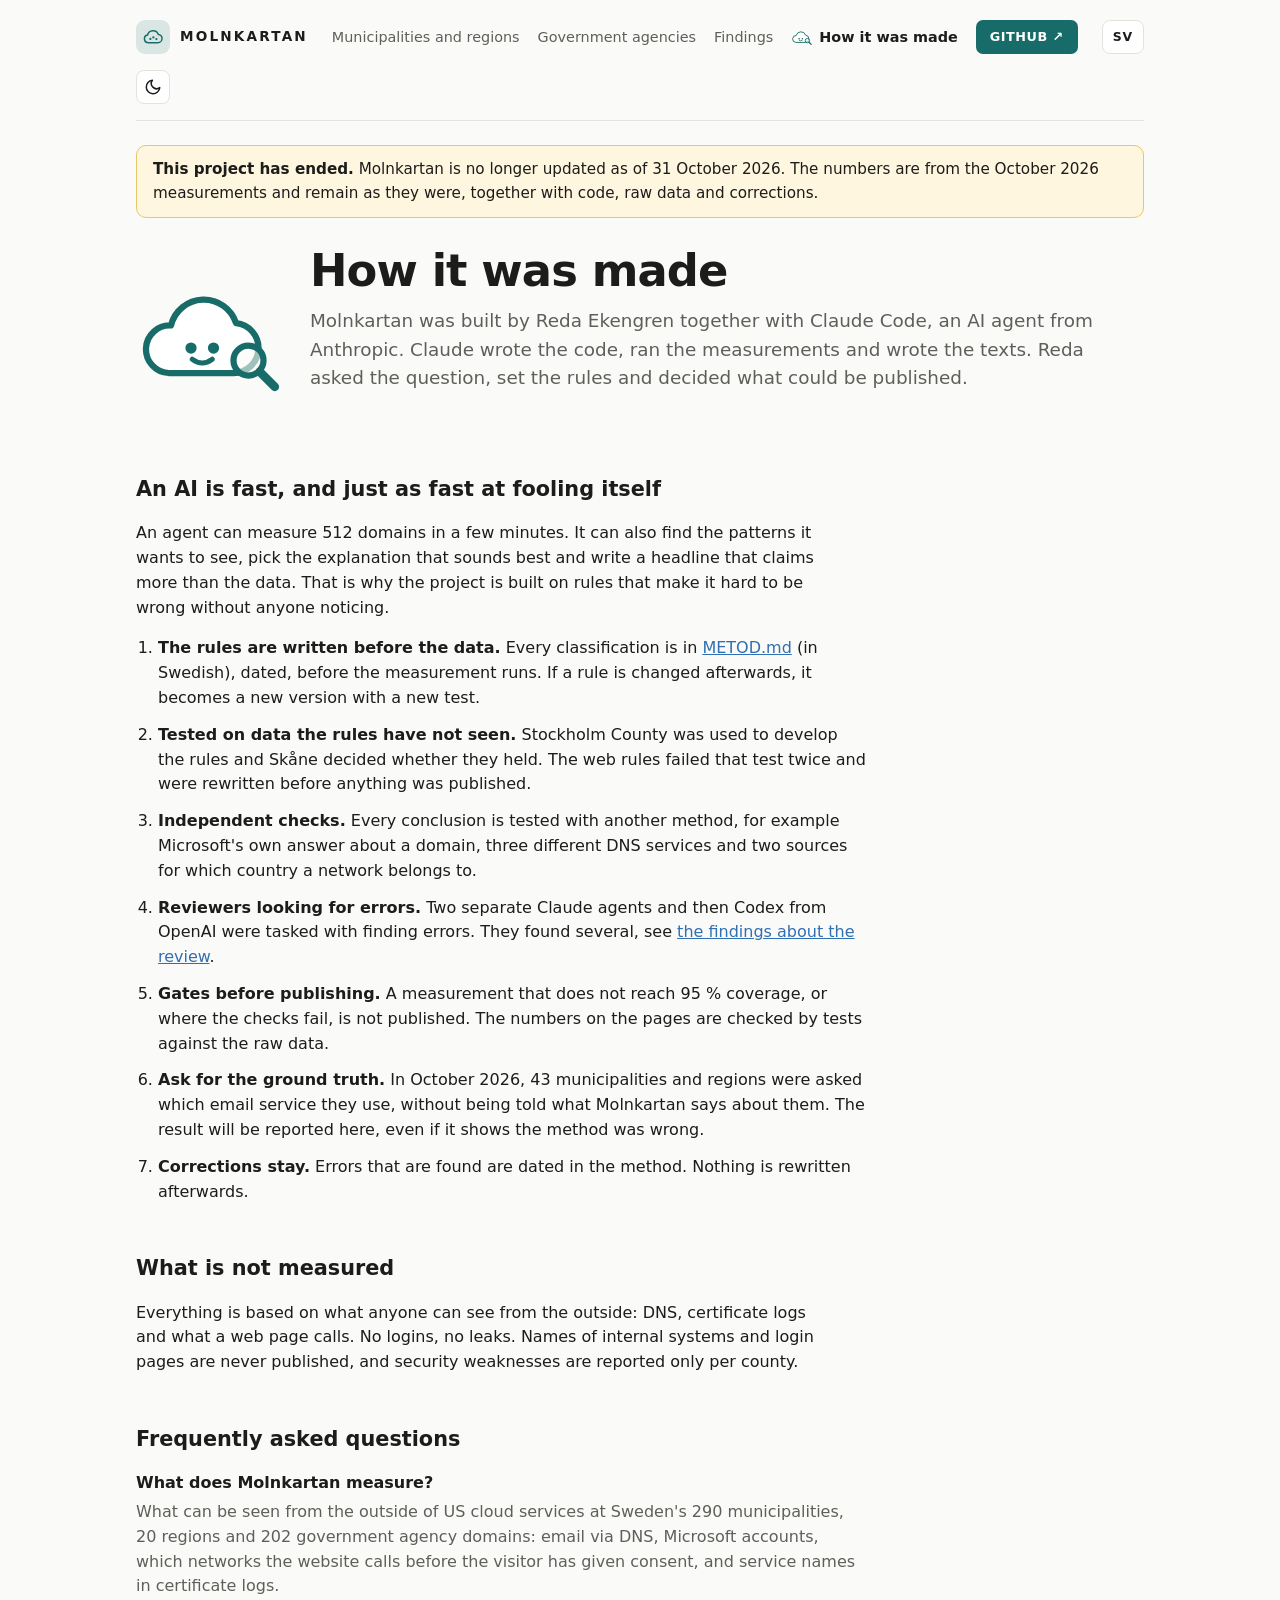
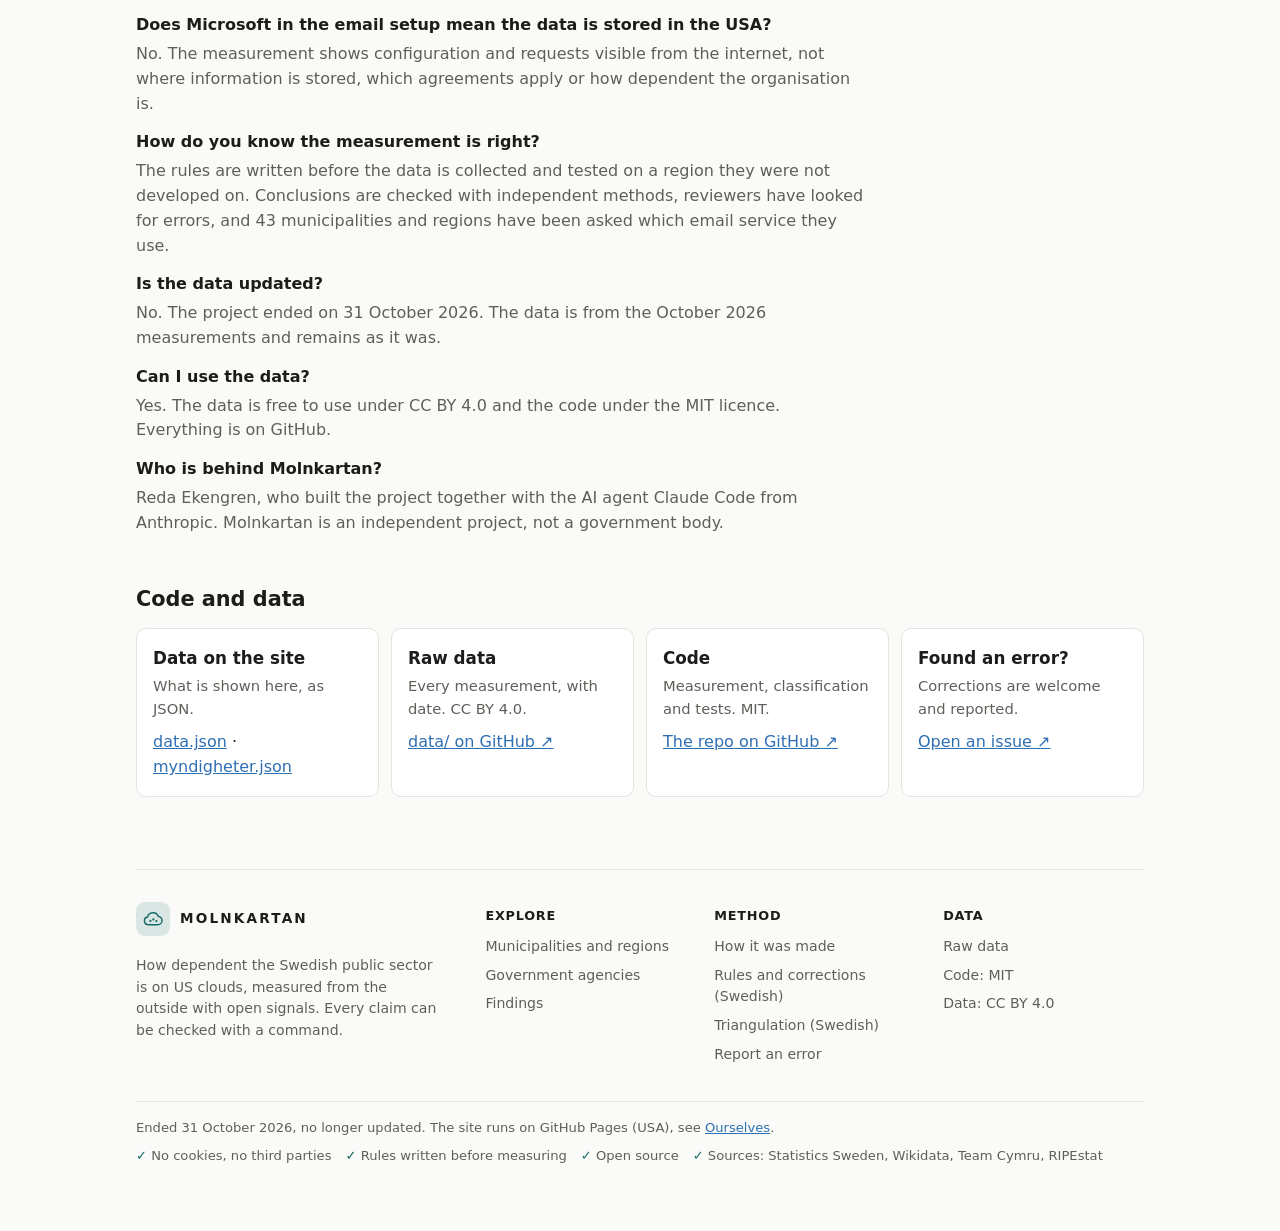
<file: docs/en/om.html>
<!DOCTYPE html>

<html lang="en">
<head>
<meta charset="utf-8"/>
<meta content="width=device-width, initial-scale=1" name="viewport"/>
<title>Molnkartan · How it was made</title>
<link rel="alternate" hreflang="sv" href="https://molnkartan.se/om.html">
<link rel="alternate" hreflang="en" href="https://molnkartan.se/en/om.html">
<link rel="alternate" hreflang="x-default" href="https://molnkartan.se/om.html">
<script>const SPRAK = "en", T = {"tema_ljust": "Switch to light mode", "tema_morkt": "Switch to dark mode", "saknas": "Missing", "visa_i_tabellen": "Show in table", "nat_us": "US network", "nat_eu": "EU/EEA network", "nat_annat": "Other network", "myndighet": "agency", "w_inga_anrop": "No requests to any third party.", "nat_okant": "Unknown network", "och_till": "… and {n} more", "w_ga": "Requests to Google Analytics before the visitor answered.", "w_gtm": "Requests to Google Tag Manager before the visitor answered.", "w_ingen": "No requests to third parties.", "w_us_en": "{n} host on a US network before the visitor answered.", "w_us_flera": "{n} hosts on US networks before the visitor answered.", "w_inga_us": "No US networks before the visitor answered.", "d_ex1": "MX points to Microsoft", "d_regel1": "MX points to Microsoft (S1)", "d_ex2": "MX points to Google", "d_regel2": "MX points to Google (S1)", "d_ex3": "Spam filter in front", "d_regel3": "spam filter in front, but SPF and DKIM point to Microsoft (S2 + S7)", "d_ex4": "No cloud signals in DNS", "d_regel4": "DNS shows no cloud signals (S1, S2, S7)", "d_s1": "who receives the email", "d_s2": "who may send in the municipality's name", "d_s7": "who signs the email", "d_s5": "is there an Entra tenant", "d_s5_namn": "Microsoft account", "d_t2": "domain registered?", "d_finns": "exists", "d_svarar": "responds", "d_spamfilter": "spam filter/own", "d_bada": "both", "d_inget": "none", "d_annan_lev": "→ other provider", "d_inget_svar": "(no answer)", "d_annan_server": "→ another server", "d_dkim_ms": "DKIM still points to Microsoft: the email is probably sent from there.", "d_exo_men": "But the domain is registered in Microsoft's Exchange Online (checked {datum}).", "d_exo_ocksa": "The domain is also registered in Exchange Online (checked {datum}).", "d_samma_regler": "… and the same rules for all {n}", "e_ms": "Microsoft", "e_msg": "Microsoft and Google", "e_g": "Google", "e_inga": "No cloud signals", "e_okand": "Could not be determined", "kunde_inte": "Could not be measured", "w_annat_uk": "Other network, e.g. UK", "w_bara_eu": "Only EU/EEA networks", "w_ingen_tp": "No third party", "k_ms": "of {n} have Microsoft in their email DNS ({pct}); for {mx}, Microsoft receives the email according to MX", "k_exo": "of {n} have the domain registered in Microsoft's email service Exchange Online (registration, not usage; checked {datum})", "k_g": "receive email at Google (MX)", "k_webb_eu": "host their website with a Swedish or European provider", "kw_us": "of {n} measurable call US networks before consent ({pct} %)", "kw_ga": "call Google Analytics or Tag Manager before consent", "kw_eu": "call only networks owned by European companies before consent", "kw_ingen": "make no requests to third parties before consent", "v_epost": "Email (DNS)", "svarar": "Responds", "svarar_inte": "Does not respond", "ingen_uppgift": "No data", "v_webb": "Website before consent", "v_tjanster": "Services on US networks", "inga_hittade": "None found", "under_25": "Under 25 %", "25_49": "25–49 %", "50_mer": "50 % or more", "v_google": "Google before consent", "bara_gtm": "Only Tag Manager", "nej_stor": "No", "s_dmarc_none": "have DMARC in monitoring mode (p=none) and do not ask receivers to stop spoofed email", "s_reject": "reject email that spoofs the sender (DMARC p=reject)", "s_mtasts": "have published MTA-STS for encrypted email to them", "s_dnssec": "have a DNSSEC-signed domain", "topp_rad": "{l}: {antal} organisations", "ja": "yes", "nej": "no", "sverige_eu": "Sweden/EU", "amerikanska_nat": "US networks", "matt_epost": "Email and accounts measured {tid}.", "matt_webb": "Websites measured {tid}.", "matt_tjanster": "Services measured {tid}.", "m_ms": "of {n} domains have Microsoft in their email DNS", "m_inga": "have email without cloud signals in DNS: own servers or email filters", "m_exo": "have the domain registered in Exchange Online (registration, not usage; checked {datum})", "m_us": "of {n} measurable websites call US networks before consent"};
const t = (k, v = {}) => T[k].replace(/\{(\w+)\}/g, (_, n) => v[n]);</script>
<meta content="How Molnkartan was built with Claude Code, and the rules that stop an AI from fooling itself." name="description"/>
<link href="https://molnkartan.se/om.html" rel="canonical"/>
<meta content="website" property="og:type"/>
<meta content="Molnkartan" property="og:site_name"/>
<meta content="en_GB" property="og:locale"/>
<meta content="How Molnkartan was made" property="og:title"/>
<meta content="How Molnkartan was built with Claude Code, and the rules that stop an AI from fooling itself." property="og:description"/>
<meta content="https://molnkartan.se/om.html" property="og:url"/>
<meta content="https://molnkartan.se/dela.png" property="og:image"/>
<meta content="1200" property="og:image:width"/>
<meta content="630" property="og:image:height"/>
<meta content="Molnkartan: US clouds in the Swedish public sector" property="og:image:alt"/>
<meta content="summary_large_image" name="twitter:card"/>
<meta content="Reda Ekengren" name="author"/>
<script type="application/ld+json">{"@context": "https://schema.org", "@type": "FAQPage", "url": "https://molnkartan.se/en/om.html", "inLanguage": "en", "mainEntity": [{"@type": "Question", "name": "What does Molnkartan measure?", "acceptedAnswer": {"@type": "Answer", "text": "What can be seen from the outside of US cloud services at Sweden's 290 municipalities, 20 regions and 202 government agency domains: email via DNS, Microsoft accounts, which networks the website calls before the visitor has given consent, and service names in certificate logs."}}, {"@type": "Question", "name": "Does Microsoft in the email setup mean the data is stored in the USA?", "acceptedAnswer": {"@type": "Answer", "text": "No. The measurement shows configuration and requests visible from the internet, not where information is stored, which agreements apply or how dependent the organisation is."}}, {"@type": "Question", "name": "How do you know the measurement is right?", "acceptedAnswer": {"@type": "Answer", "text": "The rules are written before the data is collected and tested on a region they were not developed on. Conclusions are checked with independent methods, reviewers have looked for errors, and 43 municipalities and regions have been asked which email service they use."}}, {"@type": "Question", "name": "Is the data updated?", "acceptedAnswer": {"@type": "Answer", "text": "No. The project ended on 31 October 2026. The data is from the October 2026 measurements and remains as it was."}}, {"@type": "Question", "name": "Can I use the data?", "acceptedAnswer": {"@type": "Answer", "text": "Yes. The data is free to use under CC BY 4.0 and the code under the MIT licence. Everything is on GitHub."}}, {"@type": "Question", "name": "Who is behind Molnkartan?", "acceptedAnswer": {"@type": "Answer", "text": "Reda Ekengren, who built the project together with the AI agent Claude Code from Anthropic. Molnkartan is an independent project, not a government body."}}]}</script>
<link href="../stil.css" rel="stylesheet"/>
<script src="../tema.js"></script>
</head>
<body>
<svg aria-hidden="true" height="0" style="position:absolute" width="0"><symbol id="gubbe" viewbox="0 0 120 100"><path d="M26 80h52a20 20 0 0 0 2-39.9A27 27 0 0 0 28 42a19 19 0 0 0-2 38z" fill="var(--yta)" stroke="currentColor" stroke-linejoin="round" stroke-width="5"></path><g class="ogon"><circle cx="44" cy="60" fill="currentColor" r="4.5"></circle><circle cx="62" cy="60" fill="currentColor" r="4.5"></circle></g><path d="M45 69q8 6 16 0" fill="none" stroke="currentColor" stroke-linecap="round" stroke-width="4"></path><circle cx="90" cy="70" fill="var(--bg)" fill-opacity=".6" r="12" stroke="currentColor" stroke-width="5"></circle><path d="M99 79l12 12" stroke="currentColor" stroke-linecap="round" stroke-width="7"></path></symbol></svg>
<main>
<header class="sidhuvud">
<a class="marke" href="./"><svg aria-hidden="true" viewbox="0 0 32 32"><path d="M9.5 23.5h13a5.5 5.5 0 0 0 .6-10.97A7.5 7.5 0 0 0 8.7 13.4 5.1 5.1 0 0 0 9.5 23.5z" fill="none" stroke="currentColor" stroke-linejoin="round" stroke-width="2"></path><circle cx="12.5" cy="18.5" r="1.5"></circle><circle cx="16.5" cy="16.5" r="1.5"></circle><circle cx="20.5" cy="18.8" r="1.5"></circle></svg><span>Molnkartan</span></a>
<nav class="meny"><a href="./">Municipalities and regions</a><a href="myndigheter.html">Government agencies</a><a href="fynd.html">Findings</a><a aria-current="page" class="sa-gjordes" href="om.html"><svg aria-hidden="true" class="gubbe-mini" viewbox="0 0 120 100"><use href="#gubbe"></use></svg>How it was made</a><a class="knapp" href="https://github.com/RedaEkengren/molnkartan">GitHub ↗</a></nav>
<a class="sprakval" href="../om.html" hreflang="sv" lang="sv" title="Svenska">SV</a><button aria-label="Toggle theme" class="temaknapp" type="button"><svg aria-hidden="true" class="mane" fill="none" stroke="currentColor" stroke-linecap="round" stroke-linejoin="round" stroke-width="2" viewbox="0 0 24 24"><path d="M21 12.8A9 9 0 1 1 11.2 3a7 7 0 0 0 9.8 9.8z"></path></svg><svg aria-hidden="true" class="sol" fill="none" stroke="currentColor" stroke-linecap="round" stroke-width="2" viewbox="0 0 24 24"><circle cx="12" cy="12" r="4"></circle><path d="M12 2v2M12 20v2M4.9 4.9l1.4 1.4M17.7 17.7l1.4 1.4M2 12h2M20 12h2M4.9 19.1l1.4-1.4M17.7 6.3l1.4-1.4"></path></svg></button>
</header>
<p class="avslutat" role="note"><b>This project has ended.</b> Molnkartan is no longer updated as of 31 October 2026. The numbers are from the October 2026 measurements and remain as they were, together with code, raw data and corrections.</p>
<div class="om-hero">
<svg aria-label="The cloud character, with a magnifying glass" class="gubbe" role="img" viewbox="0 0 120 100"><use href="#gubbe"></use></svg>
<div>
<h1>How it was made</h1>
<p class="ingress">Molnkartan was built by Reda Ekengren together with Claude Code, an AI agent from Anthropic. Claude wrote the code, ran the measurements and wrote the texts. Reda asked the question, set the rules and decided what could be published.</p>
</div>
</div>
<h2>An AI is fast, and just as fast at fooling itself</h2>
<p>An agent can measure 512 domains in a few minutes. It can also find the patterns it wants to see, pick the explanation that sounds best and write a headline that claims more than the data. That is why the project is built on rules that make it hard to be wrong without anyone noticing.</p>
<ol class="steg">
<li><b>The rules are written before the data.</b> Every classification is in <a href="https://github.com/RedaEkengren/molnkartan/blob/main/METOD.md">METOD.md</a> (in Swedish), dated, before the measurement runs. If a rule is changed afterwards, it becomes a new version with a new test.</li>
<li><b>Tested on data the rules have not seen.</b> Stockholm County was used to develop the rules and Skåne decided whether they held. The web rules failed that test twice and were rewritten before anything was published.</li>
<li><b>Independent checks.</b> Every conclusion is tested with another method, for example Microsoft's own answer about a domain, three different DNS services and two sources for which country a network belongs to.</li>
<li><b>Reviewers looking for errors.</b> Two separate Claude agents and then Codex from OpenAI were tasked with finding errors. They found several, see <a href="fynd.html#granskning-codex">the findings about the review</a>.</li>
<li><b>Gates before publishing.</b> A measurement that does not reach 95 % coverage, or where the checks fail, is not published. The numbers on the pages are checked by tests against the raw data.</li>
<li><b>Ask for the ground truth.</b> In October 2026, 43 municipalities and regions were asked which email service they use, without being told what Molnkartan says about them. The result will be reported here, even if it shows the method was wrong.</li>
<li><b>Corrections stay.</b> Errors that are found are dated in the method. Nothing is rewritten afterwards.</li>
</ol>
<h2>What is not measured</h2>
<p>Everything is based on what anyone can see from the outside: DNS, certificate logs and what a web page calls. No logins, no leaks. Names of internal systems and login pages are never published, and security weaknesses are reported only per county.</p>
<h2 id="fragor">Frequently asked questions</h2>
<dl class="fragor">
<dt>What does Molnkartan measure?</dt>
<dd>What can be seen from the outside of US cloud services at Sweden's 290 municipalities, 20 regions and 202 government agency domains: email via DNS, Microsoft accounts, which networks the website calls before the visitor has given consent, and service names in certificate logs.</dd>
<dt>Does Microsoft in the email setup mean the data is stored in the USA?</dt>
<dd>No. The measurement shows configuration and requests visible from the internet, not where information is stored, which agreements apply or how dependent the organisation is.</dd>
<dt>How do you know the measurement is right?</dt>
<dd>The rules are written before the data is collected and tested on a region they were not developed on. Conclusions are checked with independent methods, reviewers have looked for errors, and 43 municipalities and regions have been asked which email service they use.</dd>
<dt>Is the data updated?</dt>
<dd>No. The project ended on 31 October 2026. The data is from the October 2026 measurements and remains as it was.</dd>
<dt>Can I use the data?</dt>
<dd>Yes. The data is free to use under CC BY 4.0 and the code under the MIT licence. Everything is on GitHub.</dd>
<dt>Who is behind Molnkartan?</dt>
<dd>Reda Ekengren, who built the project together with the AI agent Claude Code from Anthropic. Molnkartan is an independent project, not a government body.</dd>
</dl>
<h2>Code and data</h2>
<div class="kort om-kort">
<div><h3>Data on the site</h3><p>What is shown here, as JSON.</p><a download="" href="../data.json">data.json</a> · <a download="" href="../myndigheter.json">myndigheter.json</a></div>
<div><h3>Raw data</h3><p>Every measurement, with date. CC BY 4.0.</p><a href="https://github.com/RedaEkengren/molnkartan/tree/main/data">data/ on GitHub ↗</a></div>
<div><h3>Code</h3><p>Measurement, classification and tests. MIT.</p><a href="https://github.com/RedaEkengren/molnkartan">The repo on GitHub ↗</a></div>
<div><h3>Found an error?</h3><p>Corrections are welcome and reported.</p><a href="https://github.com/RedaEkengren/molnkartan/issues">Open an issue ↗</a></div>
</div>
<footer class="sidfot">
<div class="fotkolumner">
<div>
<a class="marke" href="./"><svg aria-hidden="true" viewbox="0 0 32 32"><path d="M9.5 23.5h13a5.5 5.5 0 0 0 .6-10.97A7.5 7.5 0 0 0 8.7 13.4 5.1 5.1 0 0 0 9.5 23.5z" fill="none" stroke="currentColor" stroke-linejoin="round" stroke-width="2"></path><circle cx="12.5" cy="18.5" r="1.5"></circle><circle cx="16.5" cy="16.5" r="1.5"></circle><circle cx="20.5" cy="18.8" r="1.5"></circle></svg><span>Molnkartan</span></a>
<p>How dependent the Swedish public sector is on US clouds, measured from the outside with open signals. Every claim can be checked with a command.</p>
</div>
<div><h4>Explore</h4><a href="./">Municipalities and regions</a><a href="myndigheter.html">Government agencies</a><a href="fynd.html">Findings</a></div>
<div><h4>Method</h4><a href="om.html">How it was made</a><a href="https://github.com/RedaEkengren/molnkartan/blob/main/METOD.md">Rules and corrections (Swedish)</a><a href="https://github.com/RedaEkengren/molnkartan/blob/main/RESULTAT-triangulering.md">Triangulation (Swedish)</a><a href="https://github.com/RedaEkengren/molnkartan/issues">Report an error</a></div>
<div><h4>Data</h4><a href="https://github.com/RedaEkengren/molnkartan/tree/main/data">Raw data</a><a href="https://github.com/RedaEkengren/molnkartan/blob/main/LICENSE">Code: MIT</a><a href="https://creativecommons.org/licenses/by/4.0/deed.sv">Data: CC BY 4.0</a></div>
</div>
<div class="fotrad"><span>Ended 31 October 2026, no longer updated. The site runs on GitHub Pages (USA), see <a href="fynd.html#vi-sjalva">Ourselves</a>.</span>
<span class="markorer"><span>No cookies, no third parties</span><span>Rules written before measuring</span><span>Open source</span><span>Sources: Statistics Sweden, Wikidata, Team Cymru, RIPEstat</span></span></div>
</footer>
</main>
</body>
</html>
</file>
<file: docs/stil.css>
:root {
  --bg: #fafaf8; --yta: #ffffff; --text: #1c1c1a; --dampad: #5f5f5a; --linje: #e4e3de;
  --ms: #2f6fb3; --g: #c2572b; --inga: #6b8f5a; --okand: #a9a8a1; --annat: #8a6bbf; --ingen: #3f8f8a; --accent: #176b68; --accent-text: #ffffff; --tagg-text: #ffffff; --tom-yta: #e4e3de; --gul: #b89a2c; --orange: #d9893f; --varning: #fff6e0; --varning-kant: #e8c66a;
}
/* Mörkt läge: följer systemet om inget val gjorts (data-tema), annars valet. */
@media (prefers-color-scheme: dark) {
  :root:not([data-tema="ljust"]) {
    --bg: #141413; --yta: #1d1d1b; --text: #ecebe6; --dampad: #a3a29b; --linje: #33332f;
    --ms: #6aa3e0; --g: #e58a5f; --inga: #93b87f; --okand: #8c8b84; --annat: #b39ae0; --ingen: #6fc0ba; --accent: #5fbfb8; --accent-text: #0f2523; --tagg-text: #12161a; --tom-yta: #4a4a45; --gul: #d8c46a; --orange: #eda466; --varning: #2b2516; --varning-kant: #7a6426;
  }
}
:root[data-tema="morkt"] {
    --bg: #141413; --yta: #1d1d1b; --text: #ecebe6; --dampad: #a3a29b; --linje: #33332f;
    --ms: #6aa3e0; --g: #e58a5f; --inga: #93b87f; --okand: #8c8b84; --annat: #b39ae0; --ingen: #6fc0ba; --accent: #5fbfb8; --accent-text: #0f2523; --tagg-text: #12161a; --tom-yta: #4a4a45; --gul: #d8c46a; --orange: #eda466; --varning: #2b2516; --varning-kant: #7a6426;
}
:root { color-scheme: light dark; }
:root[data-tema="ljust"] { color-scheme: light; }
:root[data-tema="morkt"] { color-scheme: dark; }
* { box-sizing: border-box; }
body { margin: 0; background: var(--bg); color: var(--text); font: 16px/1.55 system-ui, -apple-system, "Segoe UI", sans-serif; }
main { max-width: 1040px; margin: 0 auto; padding: 40px 16px 64px; }
h1 { font-size: clamp(2rem, 5vw, 2.8rem); line-height: 1.1; margin: 0 0 12px; letter-spacing: -0.02em; }
h2 { font-size: 1.3rem; margin: 48px 0 12px; }
p { max-width: 68ch; }
a { color: var(--ms); }
.ingress { font-size: 1.15rem; color: var(--dampad); margin: 0 0 32px; }
.kort { display: grid; grid-template-columns: repeat(auto-fit, minmax(200px, 1fr)); gap: 12px; }
.kort div { background: var(--yta); border: 1px solid var(--linje); border-radius: 10px; padding: 16px; }
.kort b { display: block; font-size: 2rem; font-variant-numeric: tabular-nums; }
.kort span { color: var(--dampad); font-size: 0.92rem; }
.varning { background: var(--varning); border: 1px solid var(--varning-kant); border-radius: 10px; padding: 16px 20px; margin: 32px 0 0; }
.varning h2 { margin: 0 0 8px; font-size: 1.05rem; }
.varning ul { margin: 0; padding-left: 20px; }
.legend { display: flex; flex-wrap: wrap; gap: 16px; font-size: 0.9rem; color: var(--dampad); margin-bottom: 12px; }
.legend i { display: inline-block; width: 12px; height: 12px; border-radius: 3px; margin-right: 6px; vertical-align: -1px; }
.lan { display: grid; grid-template-columns: minmax(120px, 190px) 1fr 36px; gap: 4px 12px; align-items: center; font-size: 0.92rem; }
.stapel { display: flex; height: 18px; border-radius: 4px; overflow: hidden; background: var(--linje); }
.stapel span { height: 100%; }
.antal { color: var(--dampad); text-align: right; font-variant-numeric: tabular-nums; }
.filter { display: flex; flex-wrap: wrap; gap: 8px; margin-bottom: 12px; }
input, select { font: inherit; padding: 8px 10px; border: 1px solid var(--linje); border-radius: 8px; background: var(--yta); color: var(--text); }
input { flex: 1 1 220px; }
.tabell { overflow-x: auto; border: 1px solid var(--linje); border-radius: 10px; background: var(--yta); }
table { width: 100%; border-collapse: collapse; font-size: 0.92rem; }
th, td { text-align: left; padding: 8px 12px; border-bottom: 1px solid var(--linje); white-space: nowrap; }
th { font-weight: 600; color: var(--dampad); position: sticky; top: 0; background: var(--yta); }
tr:last-child td { border-bottom: 0; }
.tagg { display: inline-block; padding: 1px 8px; border-radius: 999px; font-size: 0.82rem; color: var(--tagg-text); }
code { font-size: 0.88em; }
.demo { background: var(--yta); border: 1px solid var(--linje); border-radius: 14px; padding: 18px; margin: 0 0 24px; }
.demo-huvud { display: flex; justify-content: space-between; gap: 12px; flex-wrap: wrap; font-size: 0.92rem; color: var(--dampad); margin-bottom: 12px; }
.demo-huvud b { color: var(--text); }
.demo-yta { display: grid; grid-template-columns: 1.35fr 1fr; gap: 14px; }
@media (max-width: 720px) { .demo-yta { grid-template-columns: 1fr; } }
.terminal { margin: 0; background: #16181a; color: #d6dde2; border-radius: 10px; padding: 14px 16px; height: 290px; overflow: hidden;
  font: 13px/1.6 ui-monospace, SFMono-Regular, Menlo, Consolas, monospace; white-space: pre-wrap; word-break: break-all; }
.terminal .prompt { color: #7fd1a8; }
.terminal .svar { color: #9aa7b0; }
.terminal .traff { color: #ffd479; }
.markor::after { content: "▍"; color: #7fd1a8; animation: blink 1s steps(1) infinite; }
@keyframes blink { 50% { opacity: 0; } }
.signaler { list-style: none; margin: 0; padding: 0; display: grid; gap: 8px; align-content: start; }
.signaler li { display: flex; justify-content: space-between; align-items: center; gap: 8px; border: 1px solid var(--linje); border-radius: 8px;
  padding: 8px 12px; font-size: 0.92rem; transition: border-color .3s, background-color .3s; }
.signaler li small { color: var(--dampad); display: block; font-size: 0.8rem; }
.signaler li.aktiv { border-color: var(--text); }
.signaler .tagg { transition: opacity .3s; }
.utslag { margin-top: 12px; min-height: 48px; display: flex; align-items: center; gap: 10px; flex-wrap: wrap; font-size: 0.95rem;
  opacity: 0; transform: translateY(6px); transition: opacity .4s, transform .4s; }
.utslag.syns { opacity: 1; transform: none; }
.utslag .tagg { font-size: 0.95rem; padding: 4px 12px; }
.prickar { display: flex; flex-wrap: wrap; gap: 3px; margin-top: 14px; }
.prickar i { width: 9px; height: 9px; border-radius: 2px; background: var(--tom-yta); transition: background-color .25s; }
.prickar i.ny { outline: 2px solid var(--text); outline-offset: 1px; }
.forklaring { color: var(--dampad); }
.topplista { padding-left: 22px; columns: 2 260px; font-size: 0.95rem; }
h3 { font-size: 1.05rem; margin: 28px 0 8px; }
.fynd { border-top: 1px solid var(--linje); padding: 28px 0 8px; }
.fynd time { color: var(--dampad); font-size: 0.88rem; }
.fynd h2 { margin: 4px 0 10px; }
.fynd .tal { font-size: 2.2rem; font-weight: 700; line-height: 1; margin: 6px 0 12px; font-variant-numeric: tabular-nums; }
.fynd details { margin-top: 10px; color: var(--dampad); }
.fynd summary { cursor: pointer; color: var(--text); }
.fynd .metod { display: inline-block; font-size: 0.8rem; border: 1px solid var(--linje); border-radius: 999px; padding: 1px 8px; color: var(--dampad); }
.sidhuvud { display: flex; justify-content: space-between; align-items: center; gap: 16px; flex-wrap: wrap;
  padding: 0 0 16px; margin-bottom: 36px; border-bottom: 1px solid var(--linje); }
main { padding-top: 20px; }
.marke { display: inline-flex; align-items: center; gap: 10px; color: var(--text); text-decoration: none; }
.marke svg { width: 34px; height: 34px; padding: 5px; border-radius: 9px; background: color-mix(in srgb, var(--accent) 14%, transparent);
  color: var(--accent); fill: var(--accent); }
.marke span { font-size: 0.85rem; font-weight: 600; letter-spacing: 0.16em; text-transform: uppercase; }
.meny { display: flex; align-items: center; gap: 18px; font-size: 0.9rem; overflow-x: auto; max-width: 100%; }
.meny a { color: var(--dampad); text-decoration: none; white-space: nowrap; }
.meny a:hover { color: var(--text); }
.meny a[aria-current] { color: var(--text); font-weight: 600; }
.knapp { background: var(--accent); color: var(--accent-text) !important; padding: 7px 14px; border-radius: 7px;
  font-weight: 600; font-size: 0.8rem; letter-spacing: 0.04em; text-transform: uppercase; }
.knapp:hover { filter: brightness(1.08); }
.sidfot { margin-top: 72px; padding-top: 32px; border-top: 1px solid var(--linje); font-size: 0.88rem; color: var(--dampad); }
.fotkolumner { display: grid; grid-template-columns: 1.6fr repeat(3, 1fr); gap: 28px; }
@media (max-width: 720px) { .fotkolumner { grid-template-columns: 1fr 1fr; } .fotkolumner > div:first-child { grid-column: 1 / -1; } }
.fotkolumner p { max-width: 34ch; margin: 12px 0 0; }
.fotkolumner h4 { margin: 4px 0 10px; font-size: 0.8rem; color: var(--text); letter-spacing: 0.06em; text-transform: uppercase; }
.fotkolumner a:not(.marke) { display: block; color: var(--dampad); text-decoration: none; margin-bottom: 7px; }
.fotkolumner a:not(.marke):hover { color: var(--text); }
.fotrad { display: flex; flex-wrap: wrap; justify-content: space-between; gap: 8px 20px; margin-top: 28px; padding-top: 16px;
  border-top: 1px solid var(--linje); font-size: 0.82rem; }
.markorer { display: flex; flex-wrap: wrap; gap: 6px 14px; }
.markorer span::before { content: "✓ "; color: var(--accent); }
.meny { scrollbar-width: none; }
.meny::-webkit-scrollbar { display: none; }
.webblasare { border: 1px solid var(--linje); border-radius: 10px; overflow: hidden; background: var(--bg); min-height: 290px; display: flex; flex-direction: column; }
.adressfalt { display: flex; align-items: center; gap: 6px; padding: 9px 12px; border-bottom: 1px solid var(--linje); background: var(--yta);
  font: 13px ui-monospace, SFMono-Regular, Menlo, Consolas, monospace; overflow: hidden; white-space: nowrap; }
.adressfalt i { width: 10px; height: 10px; border-radius: 50%; background: var(--linje); flex: none; }
.adressfalt span { margin-left: 8px; }
.laddar { height: 3px; background: transparent; }
.laddar span { display: block; height: 100%; width: 0; background: var(--accent); transition: width .6s ease; }
.sidinnehall { position: relative; flex: 1; padding: 16px; display: grid; gap: 10px; align-content: start; }
.sidinnehall b { display: block; height: 12px; border-radius: 4px; background: var(--linje); }
.sidinnehall b:nth-child(1) { width: 55%; height: 20px; } .sidinnehall b:nth-child(3) { width: 80%; } .sidinnehall b:nth-child(4) { width: 65%; }
.banner { position: absolute; left: 12px; right: 12px; bottom: 12px; background: var(--yta); border: 1px solid var(--linje); border-radius: 8px;
  padding: 10px 12px; font-size: 0.85rem; display: flex; flex-wrap: wrap; gap: 8px; align-items: center; box-shadow: 0 4px 14px rgba(0,0,0,.08); }
.banner span { border: 1px solid var(--linje); border-radius: 6px; padding: 2px 8px; font-size: 0.8rem; }
.banner em { margin-left: auto; font-style: normal; font-size: 0.75rem; color: var(--g); font-weight: 600; text-transform: uppercase; letter-spacing: .05em; }
.varder { list-style: none; margin: 0; padding: 0; display: grid; gap: 6px; align-content: start; min-height: 290px; }
.varder li { display: flex; justify-content: space-between; align-items: center; gap: 8px; border: 1px solid var(--linje); border-radius: 8px;
  padding: 6px 10px; font-size: 0.85rem; opacity: 0; transform: translateX(10px); transition: opacity .35s, transform .35s; }
.varder li.in, .varder li.tom { opacity: 1; transform: none; }
.varder li.tom { color: var(--dampad); border-style: dashed; }
.varder code { overflow: hidden; text-overflow: ellipsis; white-space: nowrap; min-width: 0; }
.varder li > span { flex: none; display: flex; align-items: center; gap: 6px; }
.varder small { color: var(--dampad); }
@media (prefers-reduced-motion: reduce) { .varder li { opacity: 1; transform: none; } }
.kartsektion { margin: 8px 0 28px; }
.kartflikar { display: flex; flex-wrap: wrap; gap: 6px; margin-bottom: 14px; }
.kartflikar button { font: inherit; font-size: 0.88rem; padding: 6px 12px; border-radius: 999px; border: 1px solid var(--linje);
  background: var(--yta); color: var(--dampad); cursor: pointer; }
.kartflikar button[aria-pressed="true"] { background: var(--accent); color: var(--accent-text); border-color: var(--accent); }
.kartyta { display: grid; grid-template-columns: minmax(220px, 380px) 1fr; gap: 24px; align-items: start; }
@media (max-width: 720px) { .kartyta { grid-template-columns: 1fr; } .karta { max-height: 70vh; } }
.karta { width: 100%; height: auto; display: block; }
.karta path { stroke: var(--bg); stroke-width: 0.35; transition: fill .4s ease; cursor: pointer; }
.karta path:hover, .karta path.vald { stroke: var(--text); stroke-width: 1; }
.karta .langrans path { fill: none; stroke: var(--text); stroke-opacity: .35; stroke-width: 0.6; pointer-events: none; }
.kartsida { position: sticky; top: 16px; display: grid; gap: 16px; }
.kartlegend { flex-direction: column; gap: 6px; margin: 0; }
.kartinfo { background: var(--yta); border: 1px solid var(--linje); border-radius: 10px; padding: 14px 16px; display: grid; gap: 8px; font-size: 0.92rem; }
.kartinfo b { font-size: 1.05rem; }
.kartinfo div { display: flex; justify-content: space-between; align-items: center; gap: 10px; }
.kartinfo div span:first-child { color: var(--dampad); }
.demo-yta.med-karta { grid-template-columns: 1.35fr 1fr 120px; }
@media (max-width: 900px) { .demo-yta.med-karta { grid-template-columns: 1fr 1fr; } .demo-yta.med-karta .minikarta { grid-column: 1 / -1; max-height: 260px; } }
@media (max-width: 720px) { .demo-yta.med-karta { grid-template-columns: 1fr; } }
.minikarta { width: 100%; max-height: 290px; }
.minikarta path { fill: var(--tom-yta); cursor: default; }
.minikarta path.ny { stroke: var(--text); stroke-width: 2.5; }
.temaknapp { display: inline-flex; align-items: center; justify-content: center; width: 34px; height: 34px; flex: none;
  border: 1px solid var(--linje); border-radius: 8px; background: var(--yta); color: var(--text); cursor: pointer; }
.temaknapp:hover { border-color: var(--dampad); }
.temaknapp svg { width: 18px; height: 18px; }
.temaknapp .sol { display: none; }
@media (prefers-color-scheme: dark) { :root:not([data-tema="ljust"]) .temaknapp .sol { display: block; } :root:not([data-tema="ljust"]) .temaknapp .mane { display: none; } }
:root[data-tema="morkt"] .temaknapp .sol { display: block; }
:root[data-tema="morkt"] .temaknapp .mane { display: none; }
@media (max-width: 720px) {
  .sidhuvud .marke { order: 1; }
  .sidhuvud .temaknapp { order: 2; margin-left: auto; }
  .sidhuvud .meny { order: 3; width: 100%; }
}
@media (min-width: 721px) { .sidhuvud .meny { margin-left: auto; } }
.meny .sa-gjordes { display: inline-flex; align-items: center; gap: 6px; }
.gubbe-mini { width: 22px; height: 18px; color: var(--accent); flex: none; }
.om-hero { display: flex; align-items: center; gap: 24px; }
.om-hero h1 { margin-top: 0; }
.gubbe { width: 150px; height: 125px; flex: none; color: var(--accent); animation: svava 4s ease-in-out infinite; }
.gubbe .ogon, .gubbe-mini .ogon { transform-origin: 53px 60px; animation: blinka 5s infinite; }
@keyframes svava { 50% { transform: translateY(-6px); } }
@keyframes blinka { 0%, 94%, 100% { transform: scaleY(1); } 97% { transform: scaleY(0.1); } }
@media (prefers-reduced-motion: reduce) { .gubbe, .gubbe .ogon, .gubbe-mini .ogon { animation: none; } }
@media (max-width: 720px) { .om-hero { flex-direction: column; align-items: flex-start; gap: 8px; } .gubbe { width: 100px; height: 84px; } }
.steg { padding-left: 22px; max-width: 72ch; }
.steg li { margin-bottom: 12px; }
.om-kort h3 { margin: 0 0 4px; }
.om-kort p { margin: 0 0 10px; color: var(--dampad); font-size: 0.92rem; }
.fynd ul, .fynd ol, .fynd details { max-width: 68ch; }
.huvudfynd { display: grid; grid-template-columns: repeat(auto-fit, minmax(220px, 1fr)); gap: 12px; margin: 0 0 28px; }
.huvudfynd a { display: block; background: var(--yta); border: 1px solid var(--linje); border-radius: 12px; padding: 18px; color: var(--text); text-decoration: none; transition: border-color .2s; }
.huvudfynd a:hover { border-color: var(--accent); }
.huvudfynd b { display: block; font-size: 1.9rem; line-height: 1.1; font-variant-numeric: tabular-nums; color: var(--accent); margin-bottom: 6px; }
.huvudfynd span { color: var(--dampad); font-size: 0.95rem; }
.innehall { display: grid; grid-template-columns: 2fr 1fr; gap: 8px 32px; border: 1px solid var(--linje); border-radius: 12px; padding: 16px 20px; margin: 0 0 16px; font-size: 0.92rem; }
@media (max-width: 720px) { .innehall { grid-template-columns: 1fr; } }
.innehall h2 { font-size: 0.8rem; text-transform: uppercase; letter-spacing: 0.06em; margin: 4px 0 8px; color: var(--dampad); }
.innehall h2 a { color: inherit; }
.innehall ol { margin: 0; padding-left: 20px; }
.innehall li { margin-bottom: 4px; }
.innehall li a { color: var(--text); text-decoration: none; }
.innehall li a:hover { color: var(--accent); text-decoration: underline; }
.avsnitt { margin-top: 64px; padding-top: 24px; border-top: 2px solid var(--text); }
html { scroll-behavior: smooth; }
@media (prefers-reduced-motion: reduce) { html { scroll-behavior: auto; } }
.fragor { max-width: 72ch; }
.fragor dt { font-weight: 600; margin-top: 14px; }
.fragor dd { margin: 4px 0 0; color: var(--dampad); }
.sprakval { display: inline-flex; align-items: center; justify-content: center; height: 34px; padding: 0 10px; flex: none;
  border: 1px solid var(--linje); border-radius: 8px; background: var(--yta); color: var(--text); text-decoration: none;
  font-size: 0.78rem; font-weight: 600; letter-spacing: 0.06em; }
.sprakval:hover { border-color: var(--dampad); }
@media (max-width: 720px) { .sidhuvud .sprakval { order: 2; margin-left: auto; } .sidhuvud .temaknapp { margin-left: 0; } }
@media (min-width: 721px) { .sidhuvud .sprakval { margin-left: 8px; } }
.avslutat { background: var(--varning); border: 1px solid var(--varning-kant); border-radius: 10px; padding: 12px 16px; margin: -12px 0 28px; font-size: 0.95rem; max-width: none; }
</file>
